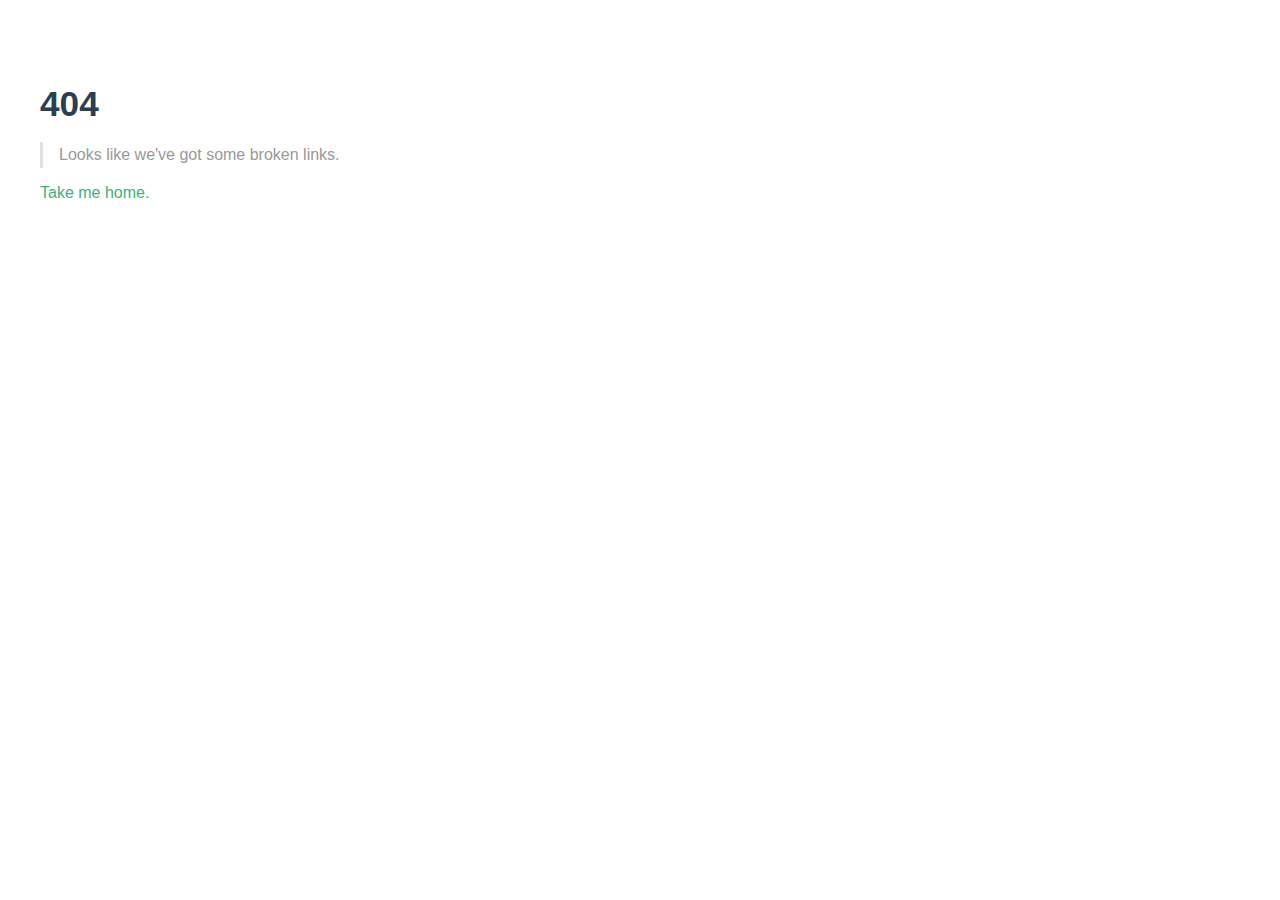
<file: _404/index.html>
<!DOCTYPE html>
<html lang="en-US">
  <head>
    <meta charset="utf-8">
    <meta name="viewport" content="width=device-width,initial-scale=1">
    <title>鱼皮的编程宝典</title>
    <meta name="generator" content="VuePress 1.9.10">
    <link rel="icon" href="/favicon.ico">
    <script>
        var _hmt = _hmt || [];
        (function() {
          var hm = document.createElement("script");
          hm.src = "https://hm.baidu.com/hm.js?2675818a983a3131404cee835018f016";
          var s = document.getElementsByTagName("script")[0]; 
          s.parentNode.insertBefore(hm, s);
        })();
      </script>
    <meta name="description" content="贴心的编程学习路线，全面的编程知识百科">
    <meta name="keywords" content="程序员鱼皮, 编程学习路线, 编程知识百科, Java, 编程导航, 前端, 开发, 编程分享, 项目, IT, 求职, 面经">
    
    <link rel="preload" href="/assets/css/0.styles.40c15e22.css" as="style"><link rel="preload" href="/assets/js/app.0d2ee4d3.js" as="script"><link rel="preload" href="/assets/js/7.a96cecf9.js" as="script"><link rel="prefetch" href="/assets/js/1.772e8449.js"><link rel="prefetch" href="/assets/js/10.40b6837e.js"><link rel="prefetch" href="/assets/js/11.78a8555f.js"><link rel="prefetch" href="/assets/js/12.a6f096db.js"><link rel="prefetch" href="/assets/js/13.8352f638.js"><link rel="prefetch" href="/assets/js/14.c7dc96c5.js"><link rel="prefetch" href="/assets/js/15.970a8ca5.js"><link rel="prefetch" href="/assets/js/16.ac3baac4.js"><link rel="prefetch" href="/assets/js/17.c186ca40.js"><link rel="prefetch" href="/assets/js/18.d0f0bd51.js"><link rel="prefetch" href="/assets/js/19.5740e4d6.js"><link rel="prefetch" href="/assets/js/2.6131818a.js"><link rel="prefetch" href="/assets/js/20.8885a4fa.js"><link rel="prefetch" href="/assets/js/21.2a33c70e.js"><link rel="prefetch" href="/assets/js/22.3e8347a6.js"><link rel="prefetch" href="/assets/js/23.ceb5a5ff.js"><link rel="prefetch" href="/assets/js/24.ae67f00c.js"><link rel="prefetch" href="/assets/js/25.15e1f641.js"><link rel="prefetch" href="/assets/js/26.35b2bbdc.js"><link rel="prefetch" href="/assets/js/27.7796cb80.js"><link rel="prefetch" href="/assets/js/28.ba10d794.js"><link rel="prefetch" href="/assets/js/29.5a6eaea8.js"><link rel="prefetch" href="/assets/js/3.4dc033c7.js"><link rel="prefetch" href="/assets/js/30.94b5851c.js"><link rel="prefetch" href="/assets/js/31.9b4e826e.js"><link rel="prefetch" href="/assets/js/32.9ddaa7aa.js"><link rel="prefetch" href="/assets/js/33.b721477a.js"><link rel="prefetch" href="/assets/js/34.619c28e7.js"><link rel="prefetch" href="/assets/js/35.6178cf7e.js"><link rel="prefetch" href="/assets/js/36.220c23a7.js"><link rel="prefetch" href="/assets/js/37.613872fb.js"><link rel="prefetch" href="/assets/js/38.ddcb0d77.js"><link rel="prefetch" href="/assets/js/39.237c4320.js"><link rel="prefetch" href="/assets/js/4.2f502b73.js"><link rel="prefetch" href="/assets/js/5.7b1f056c.js"><link rel="prefetch" href="/assets/js/6.056886f1.js"><link rel="prefetch" href="/assets/js/vendors~docsearch.9f962556.js">
    <link rel="stylesheet" href="/assets/css/0.styles.40c15e22.css">
  </head>
  <body>
    <div id="app" data-server-rendered="true"><div class="theme-container"><div class="theme-default-content"><h1>404</h1> <blockquote>How did we get here?</blockquote> <a href="/" class="router-link-active">
      Take me home.
    </a></div></div><div class="global-ui"><!----></div></div>
    <script src="/assets/js/app.0d2ee4d3.js" defer></script><script src="/assets/js/7.a96cecf9.js" defer></script>
  </body>
</html>
</file>
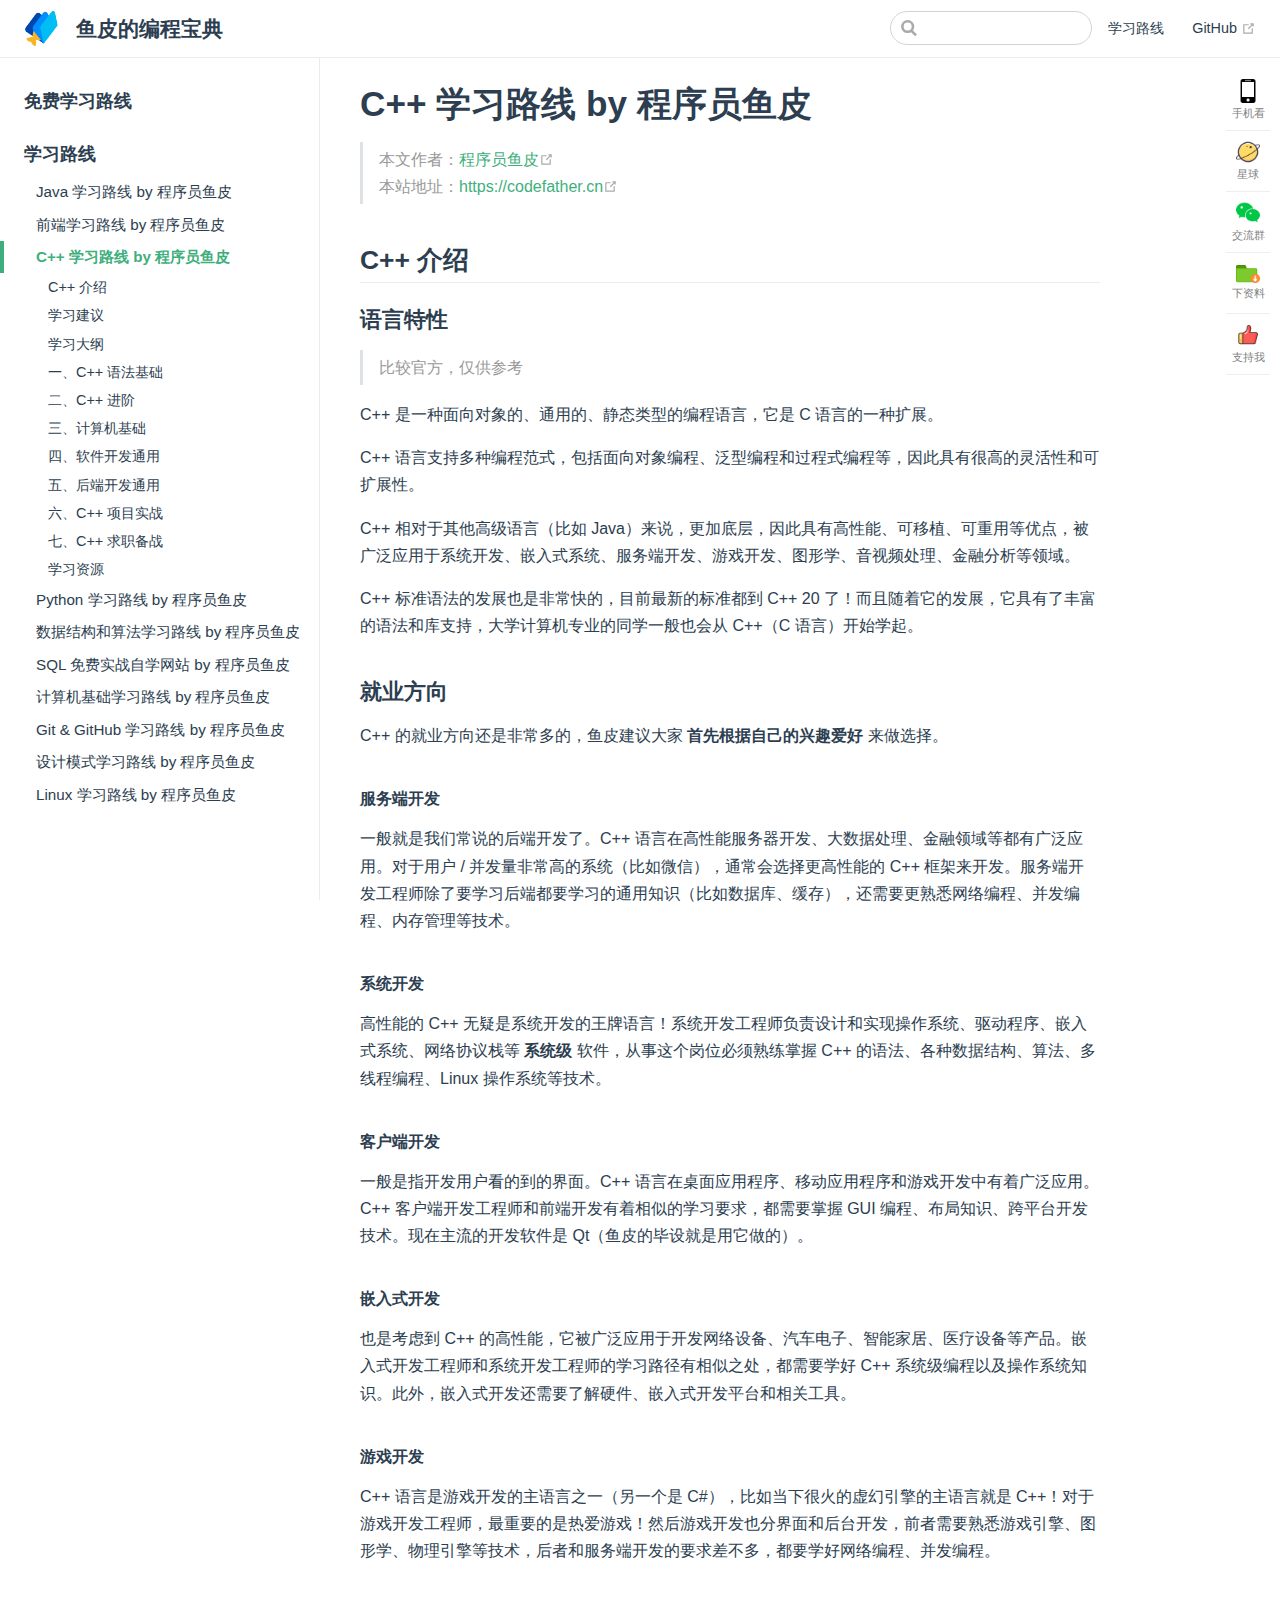
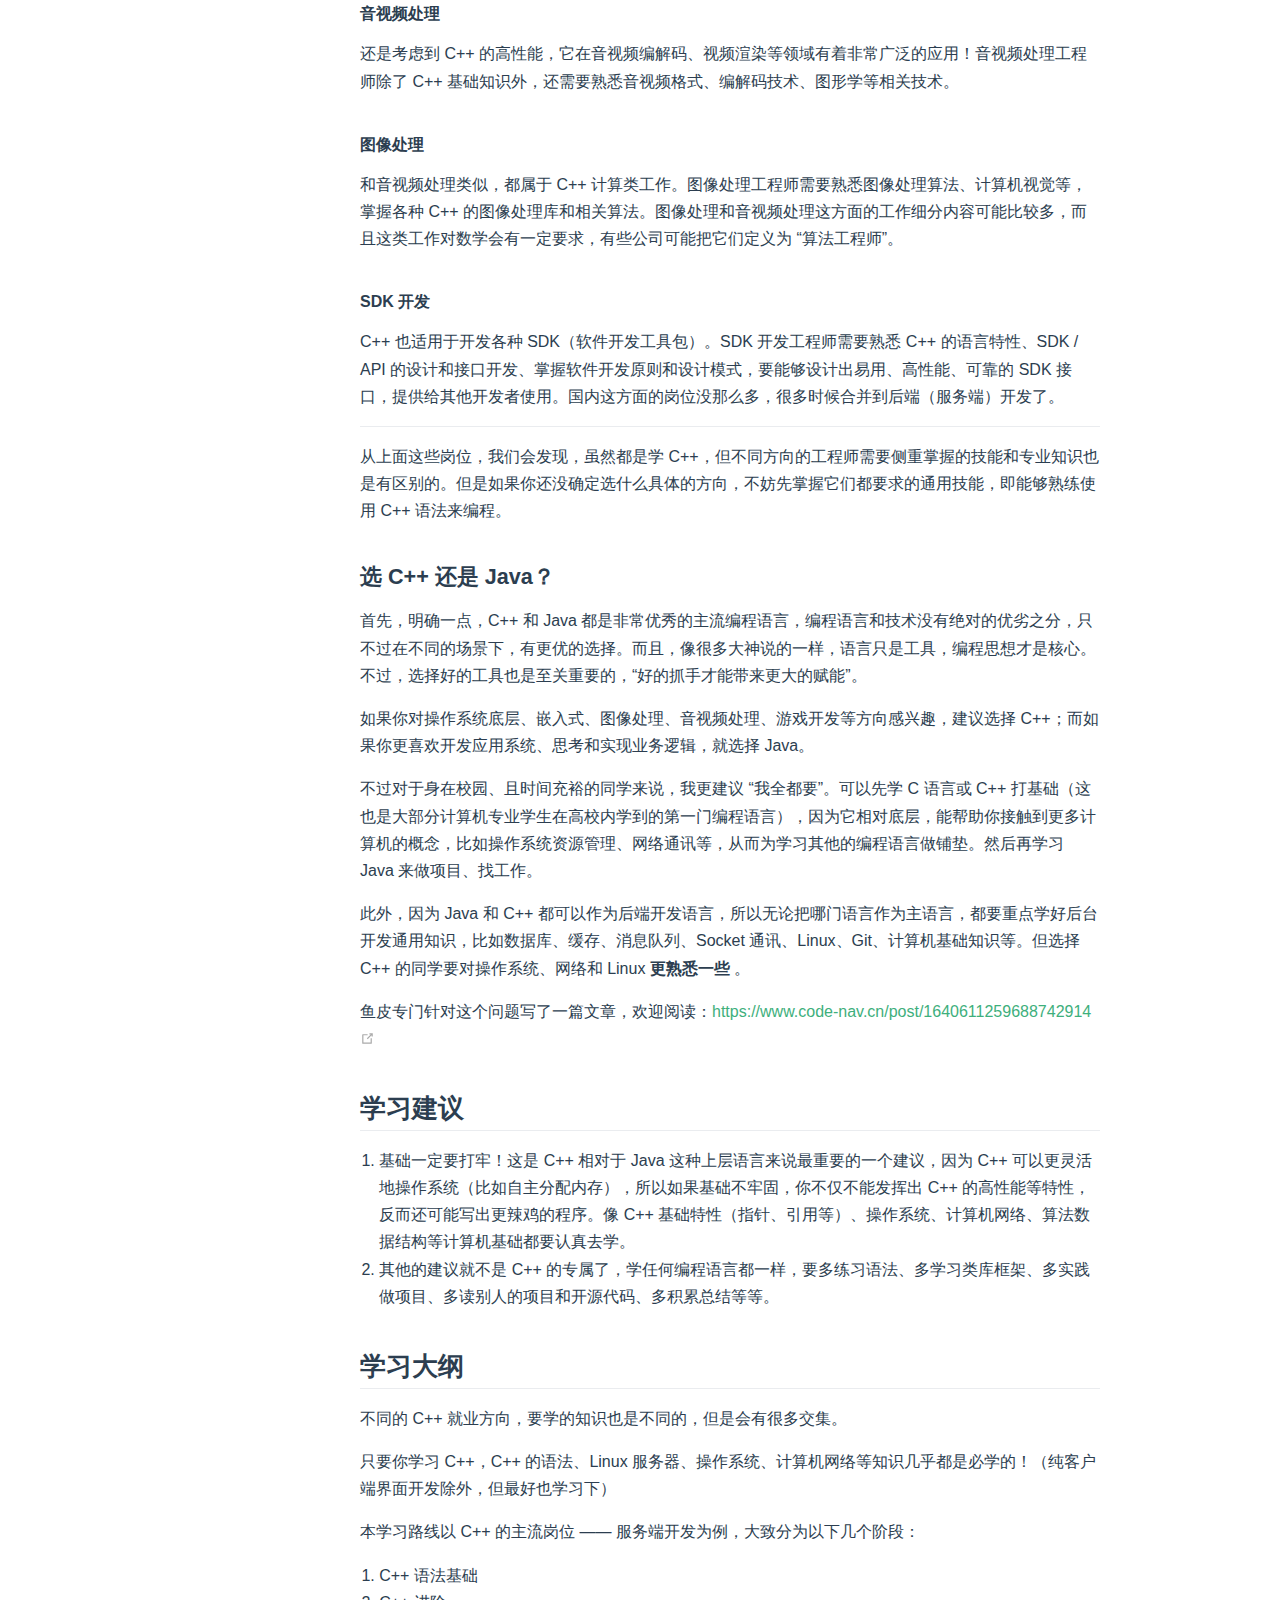
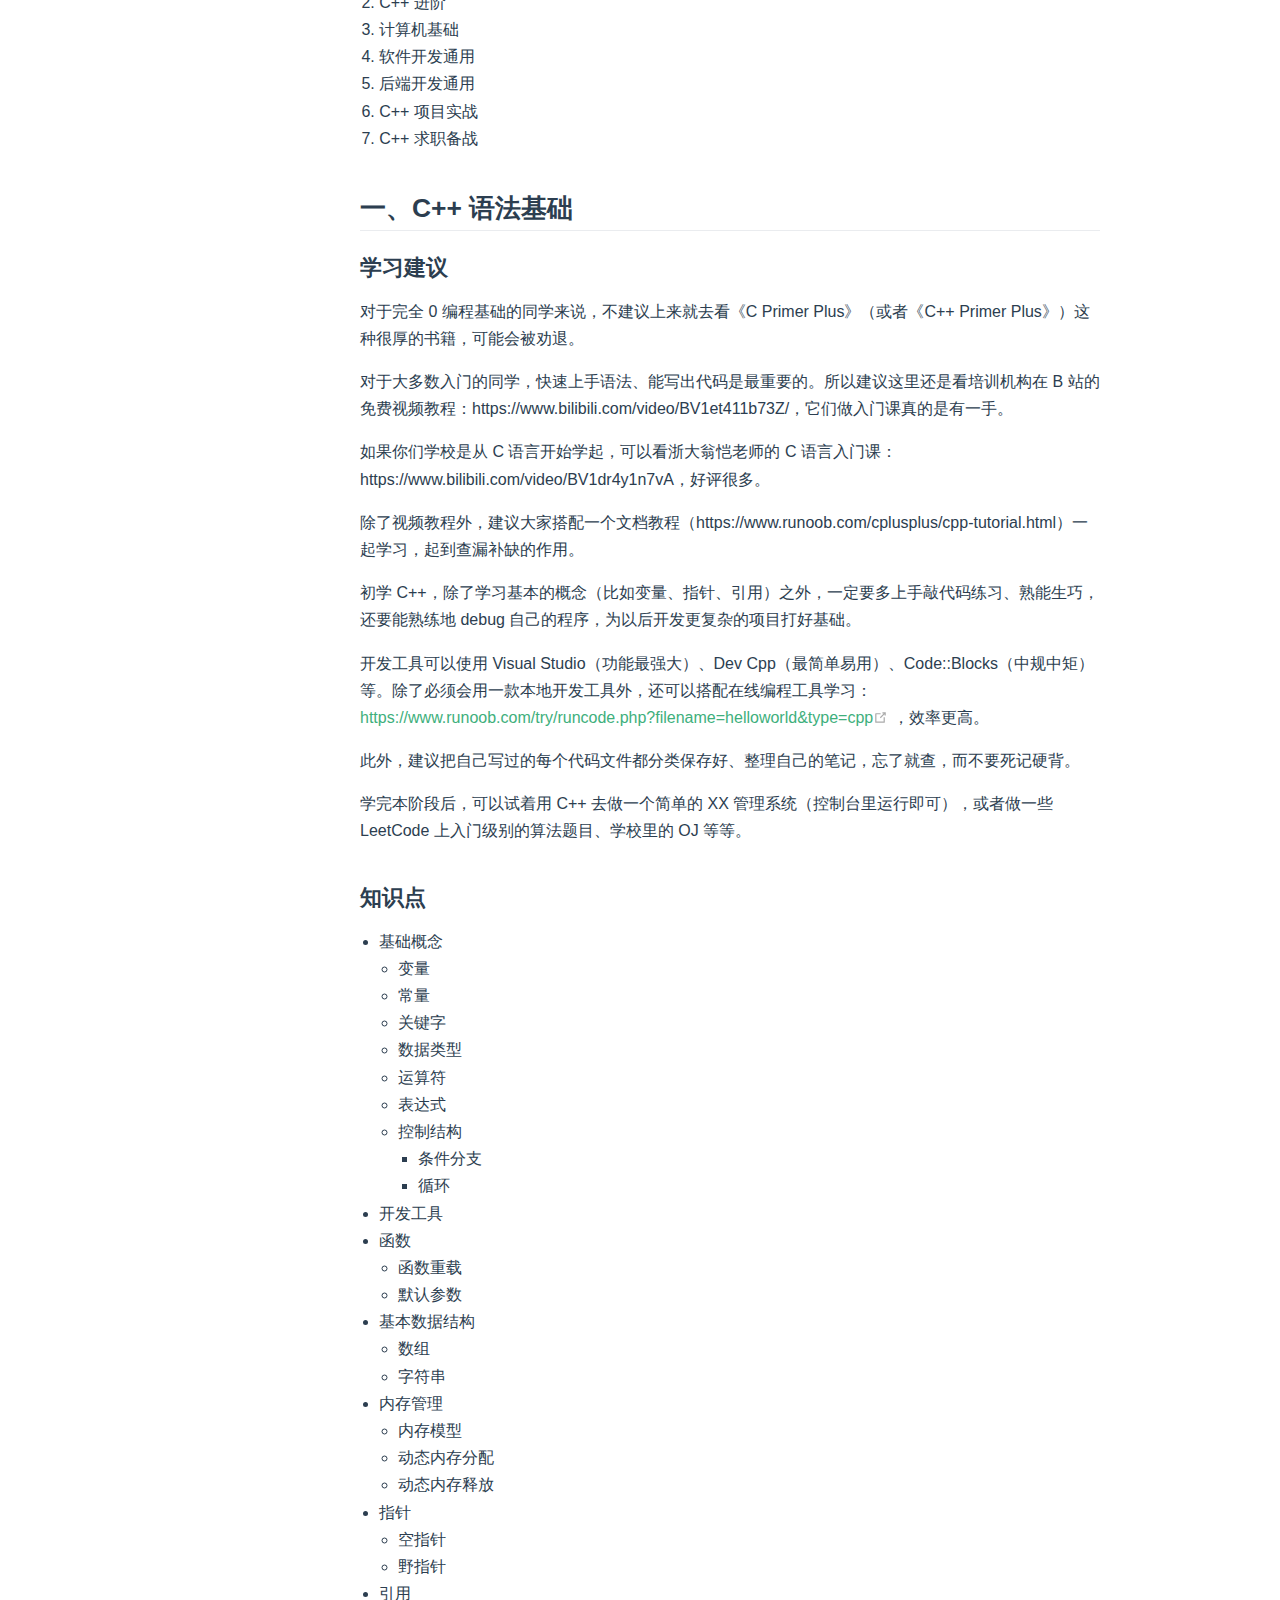
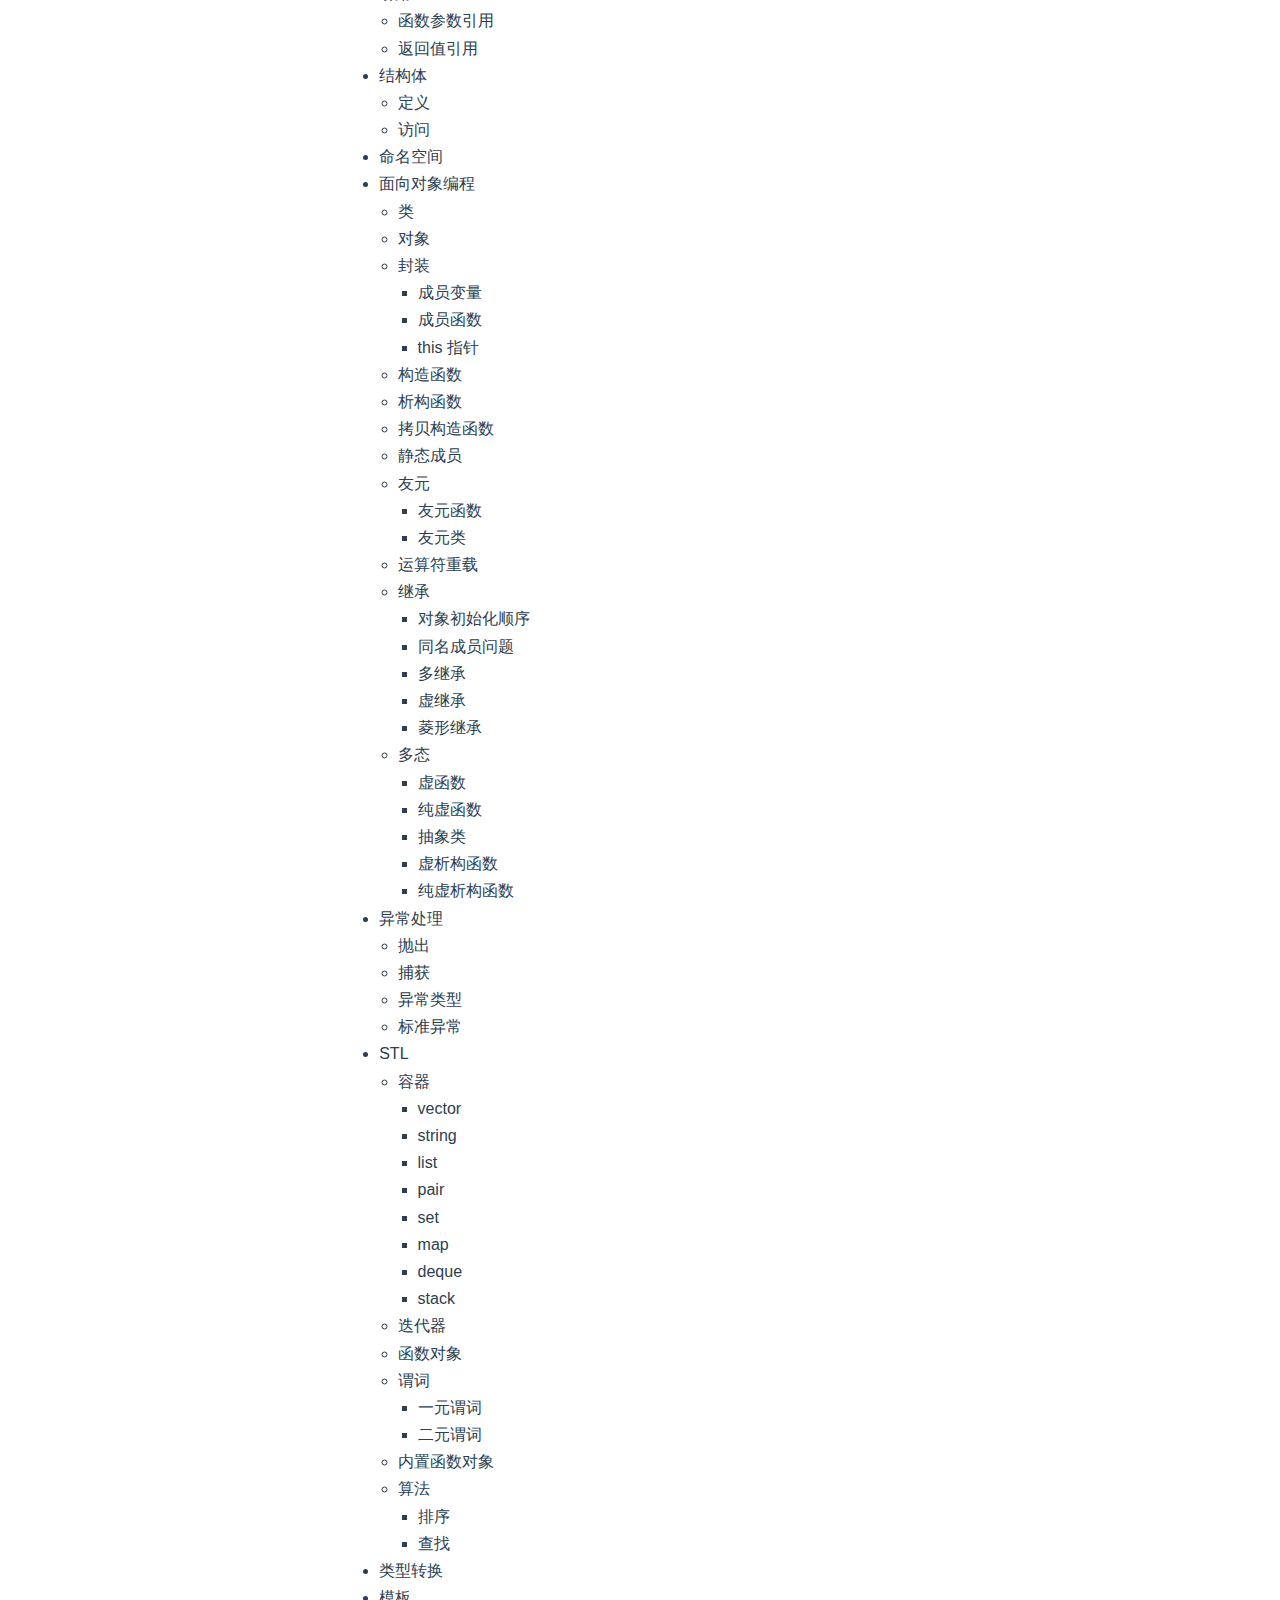
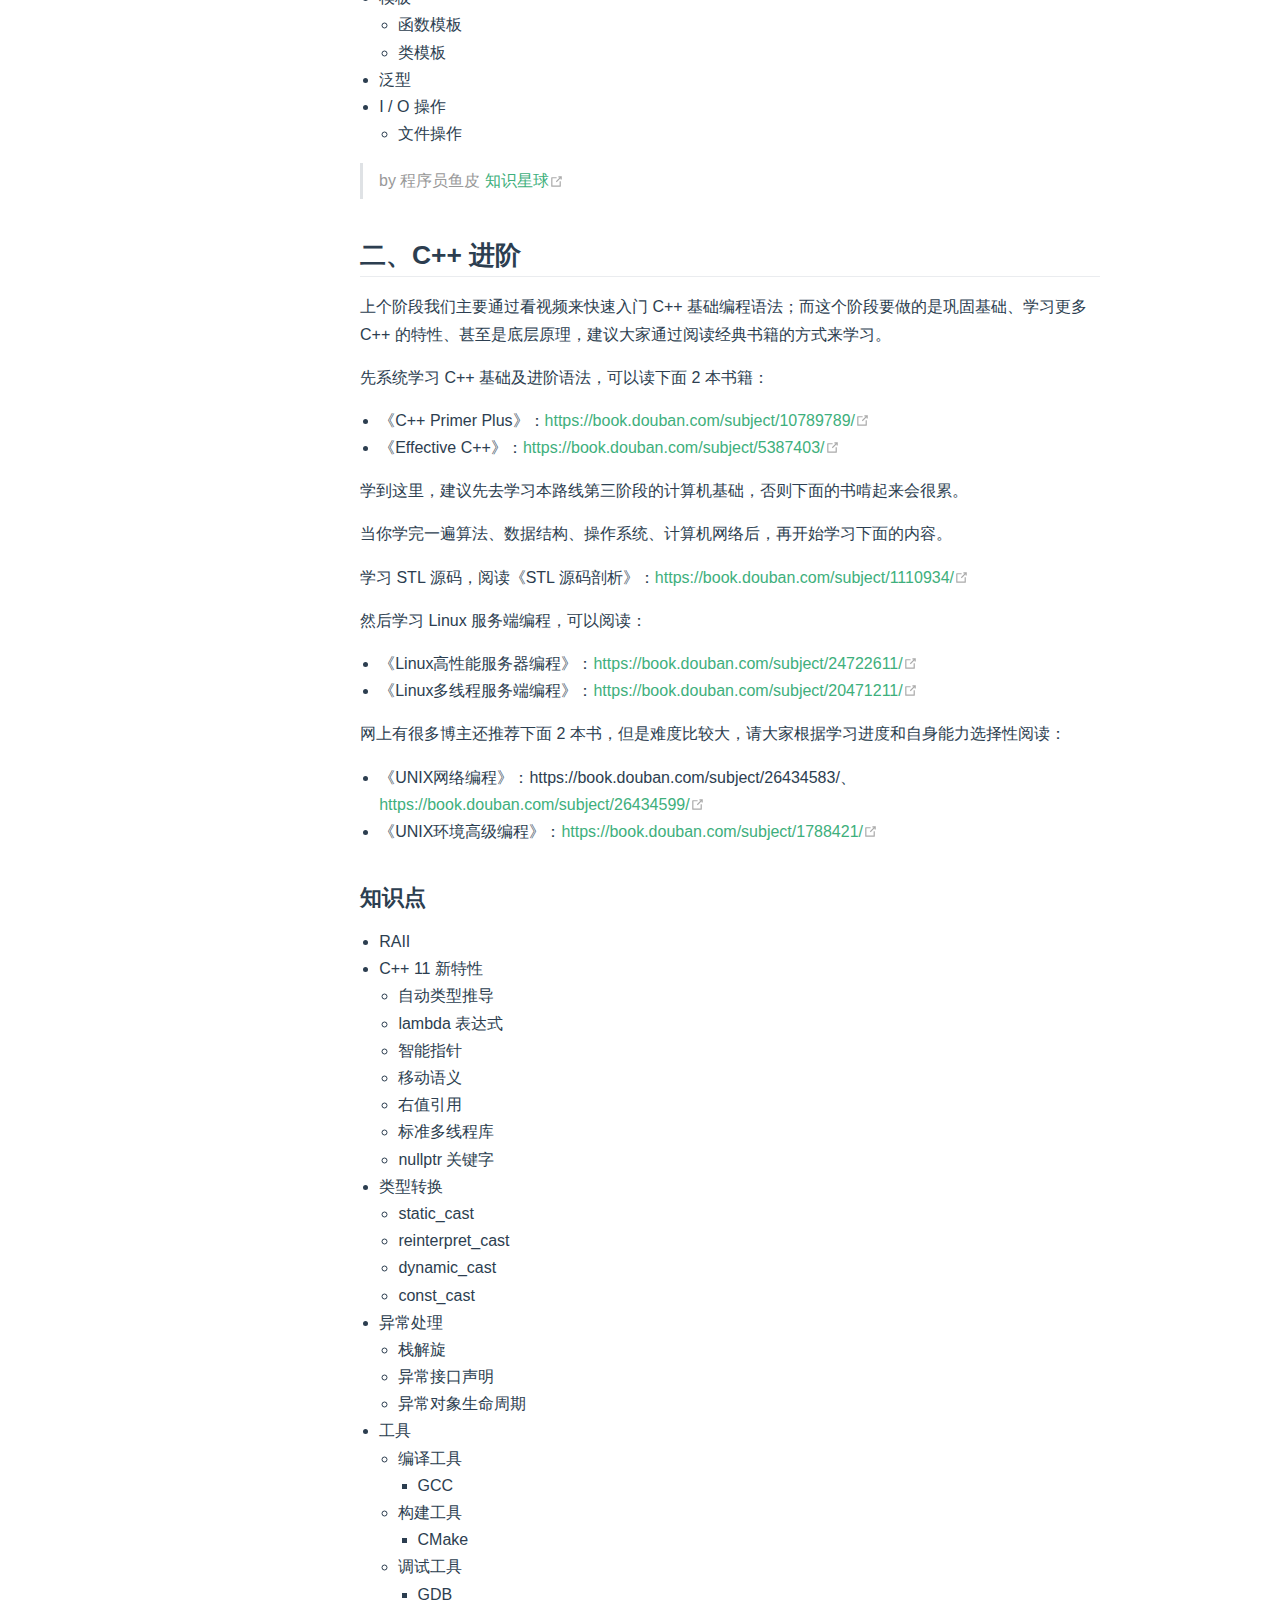
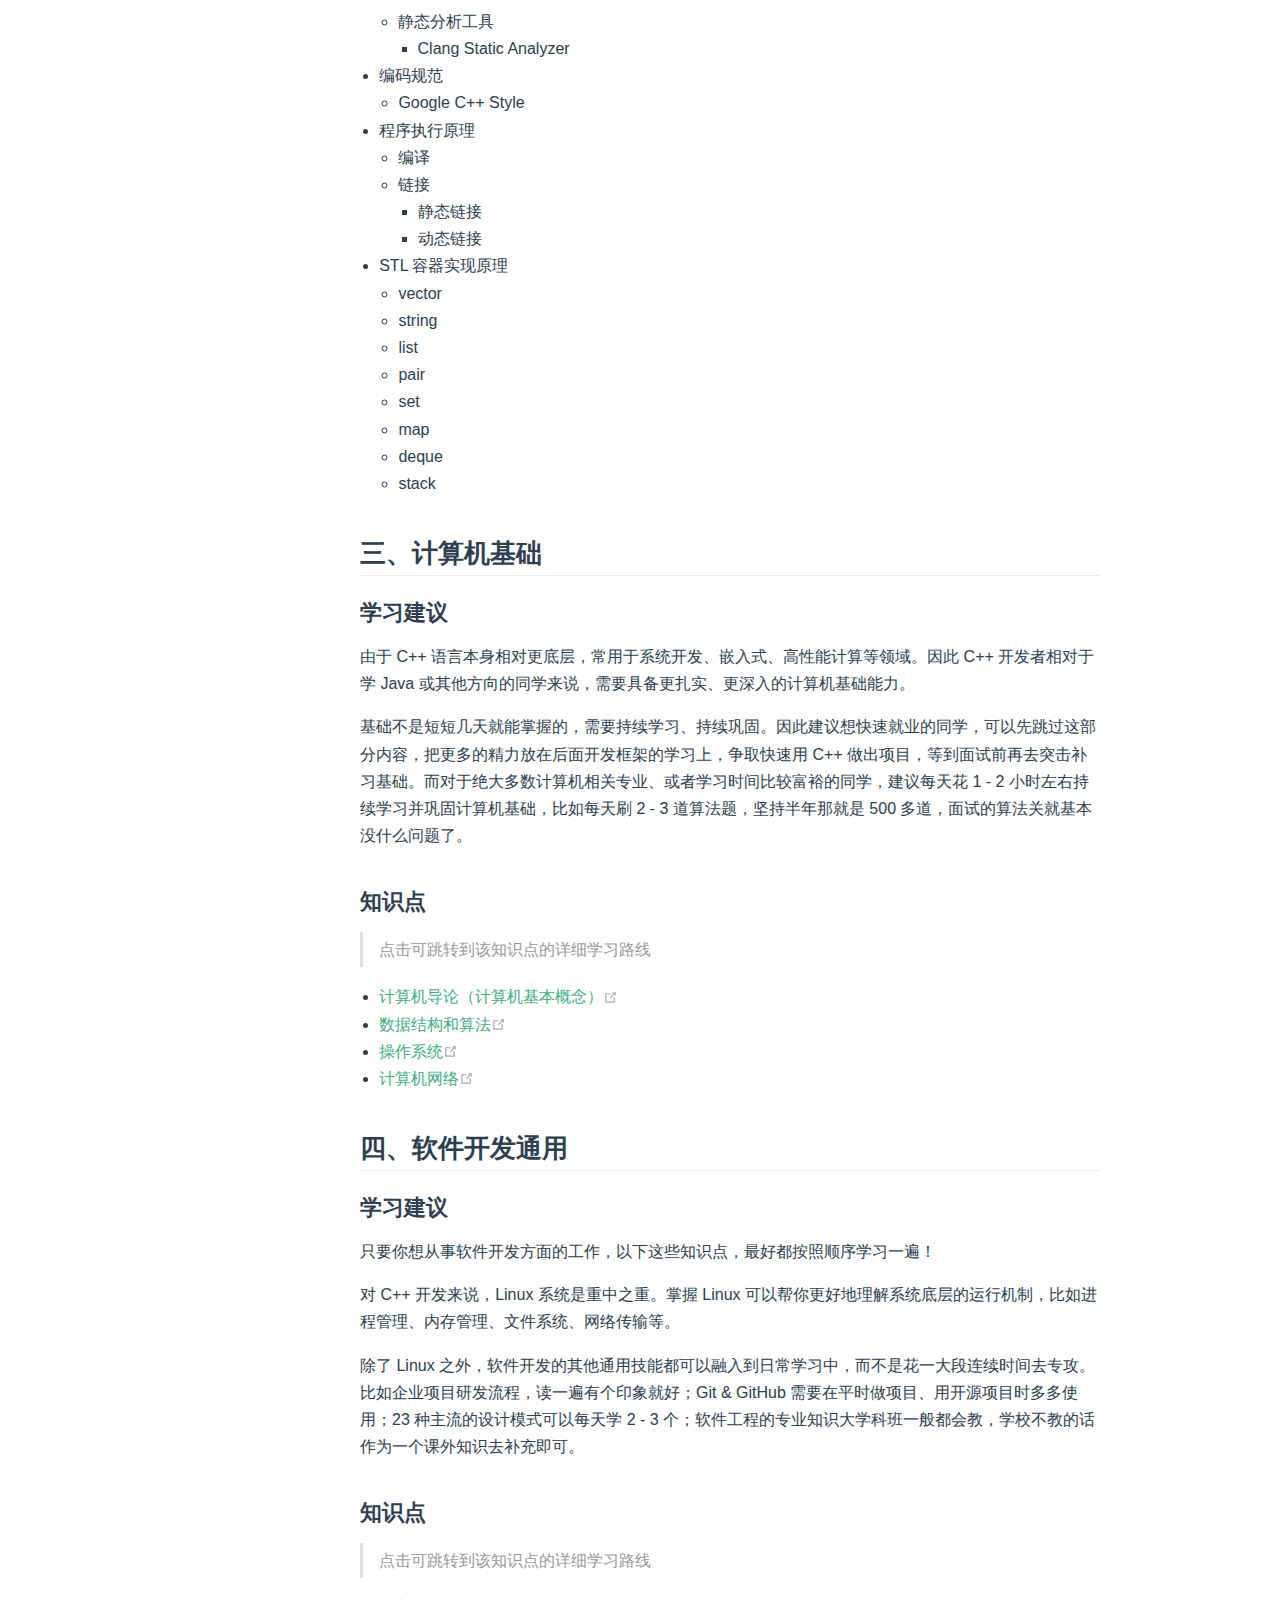
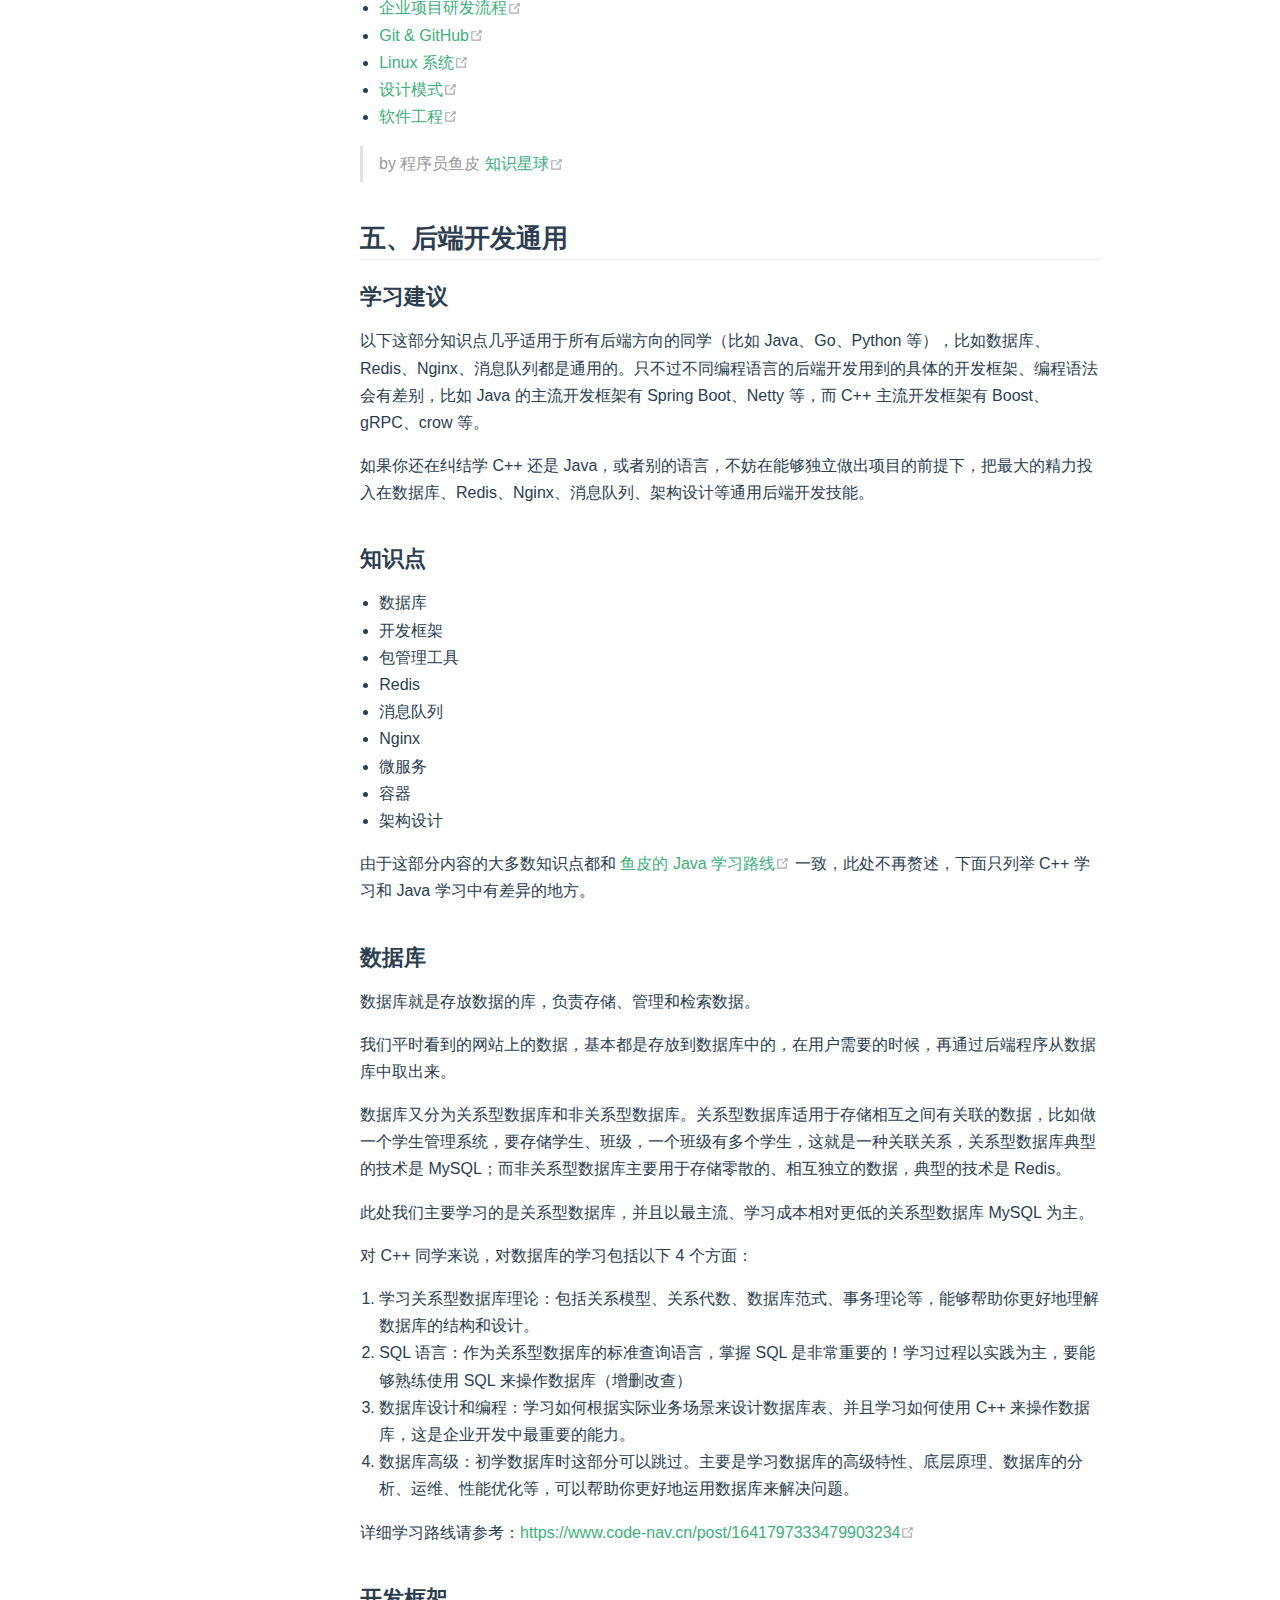
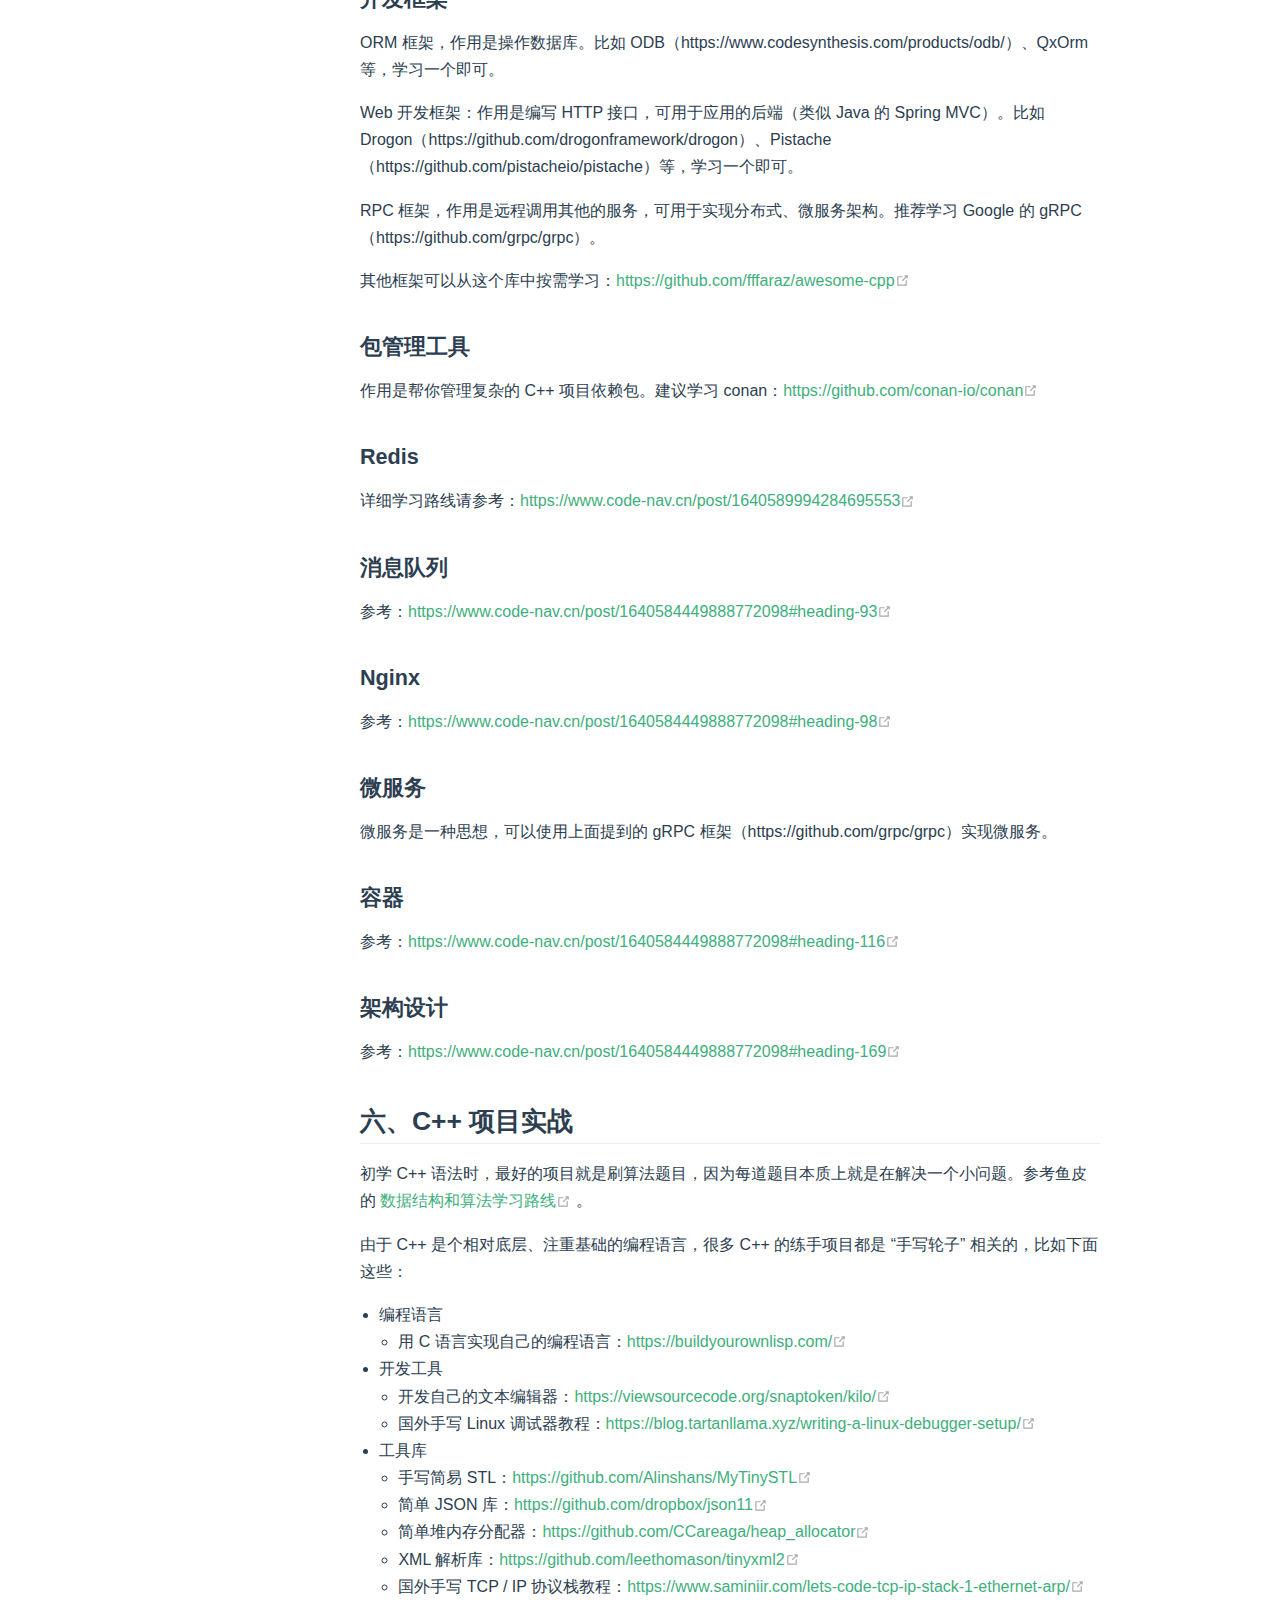
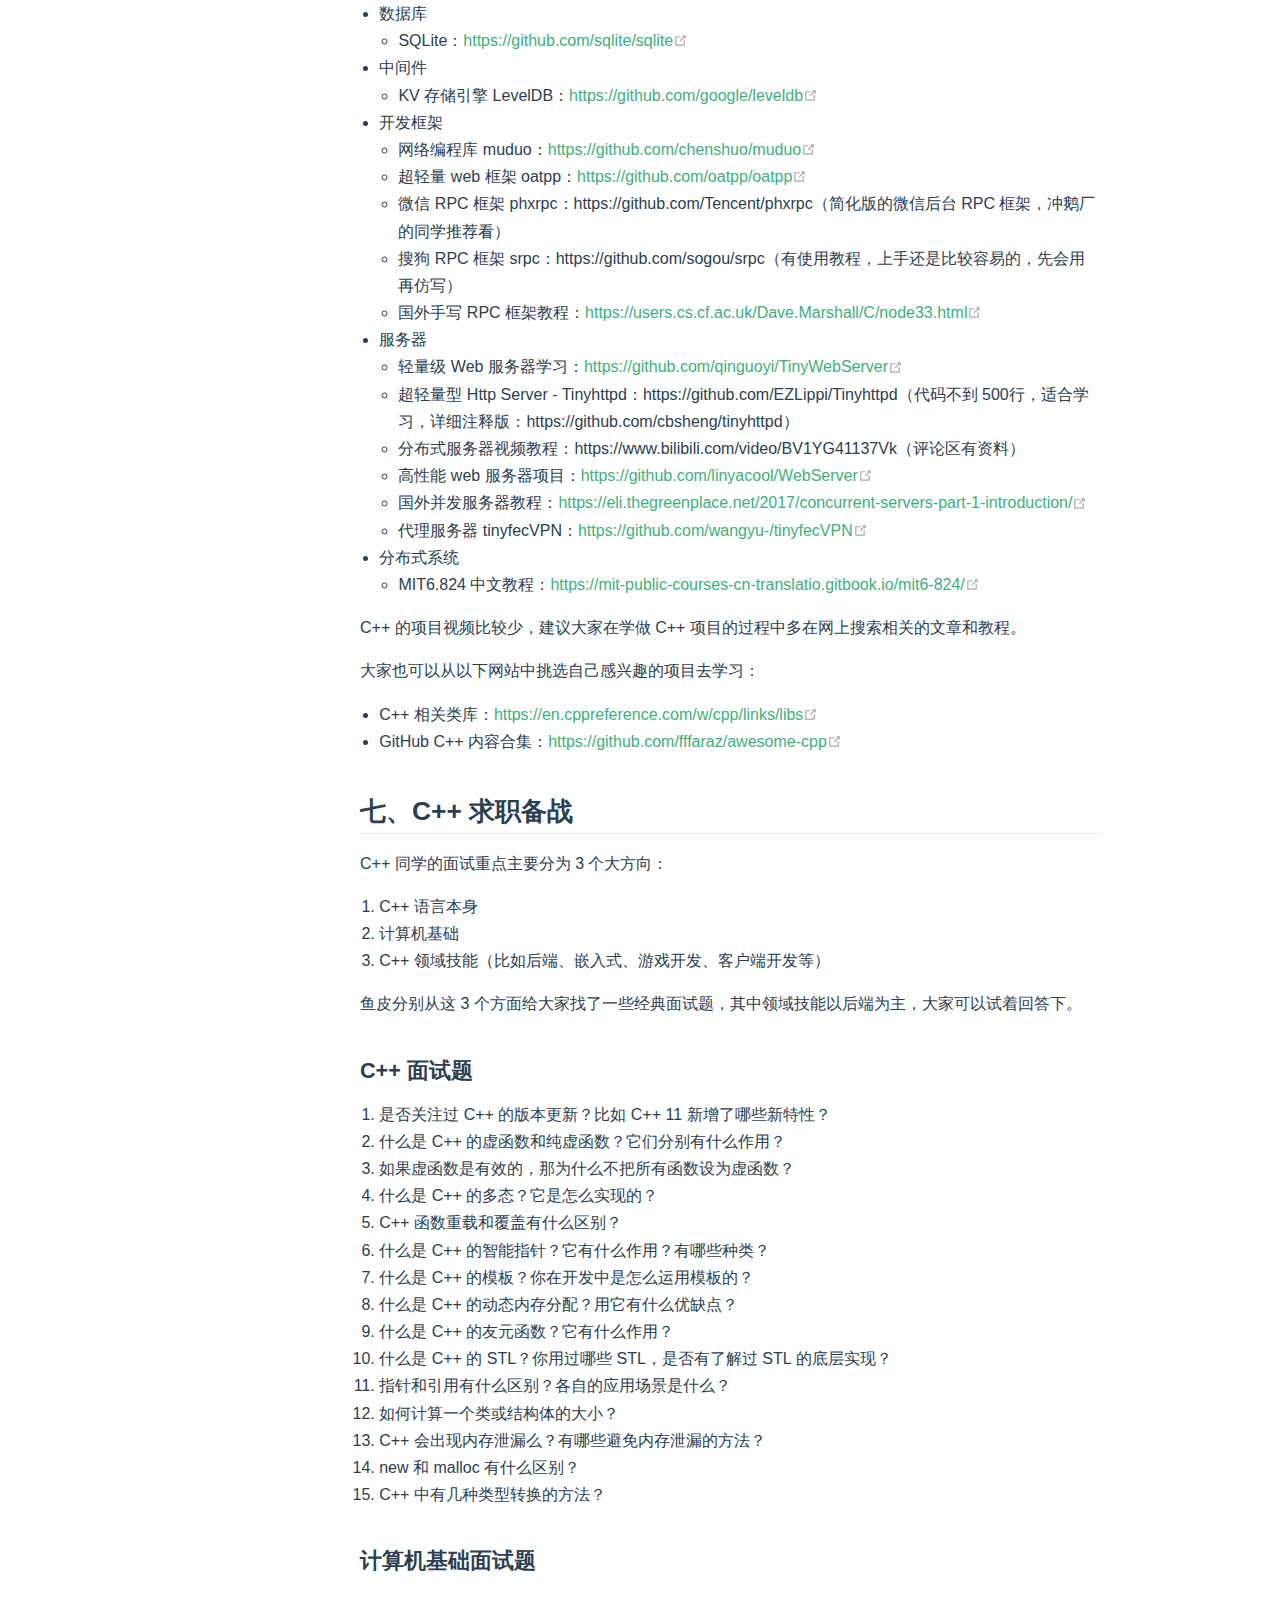
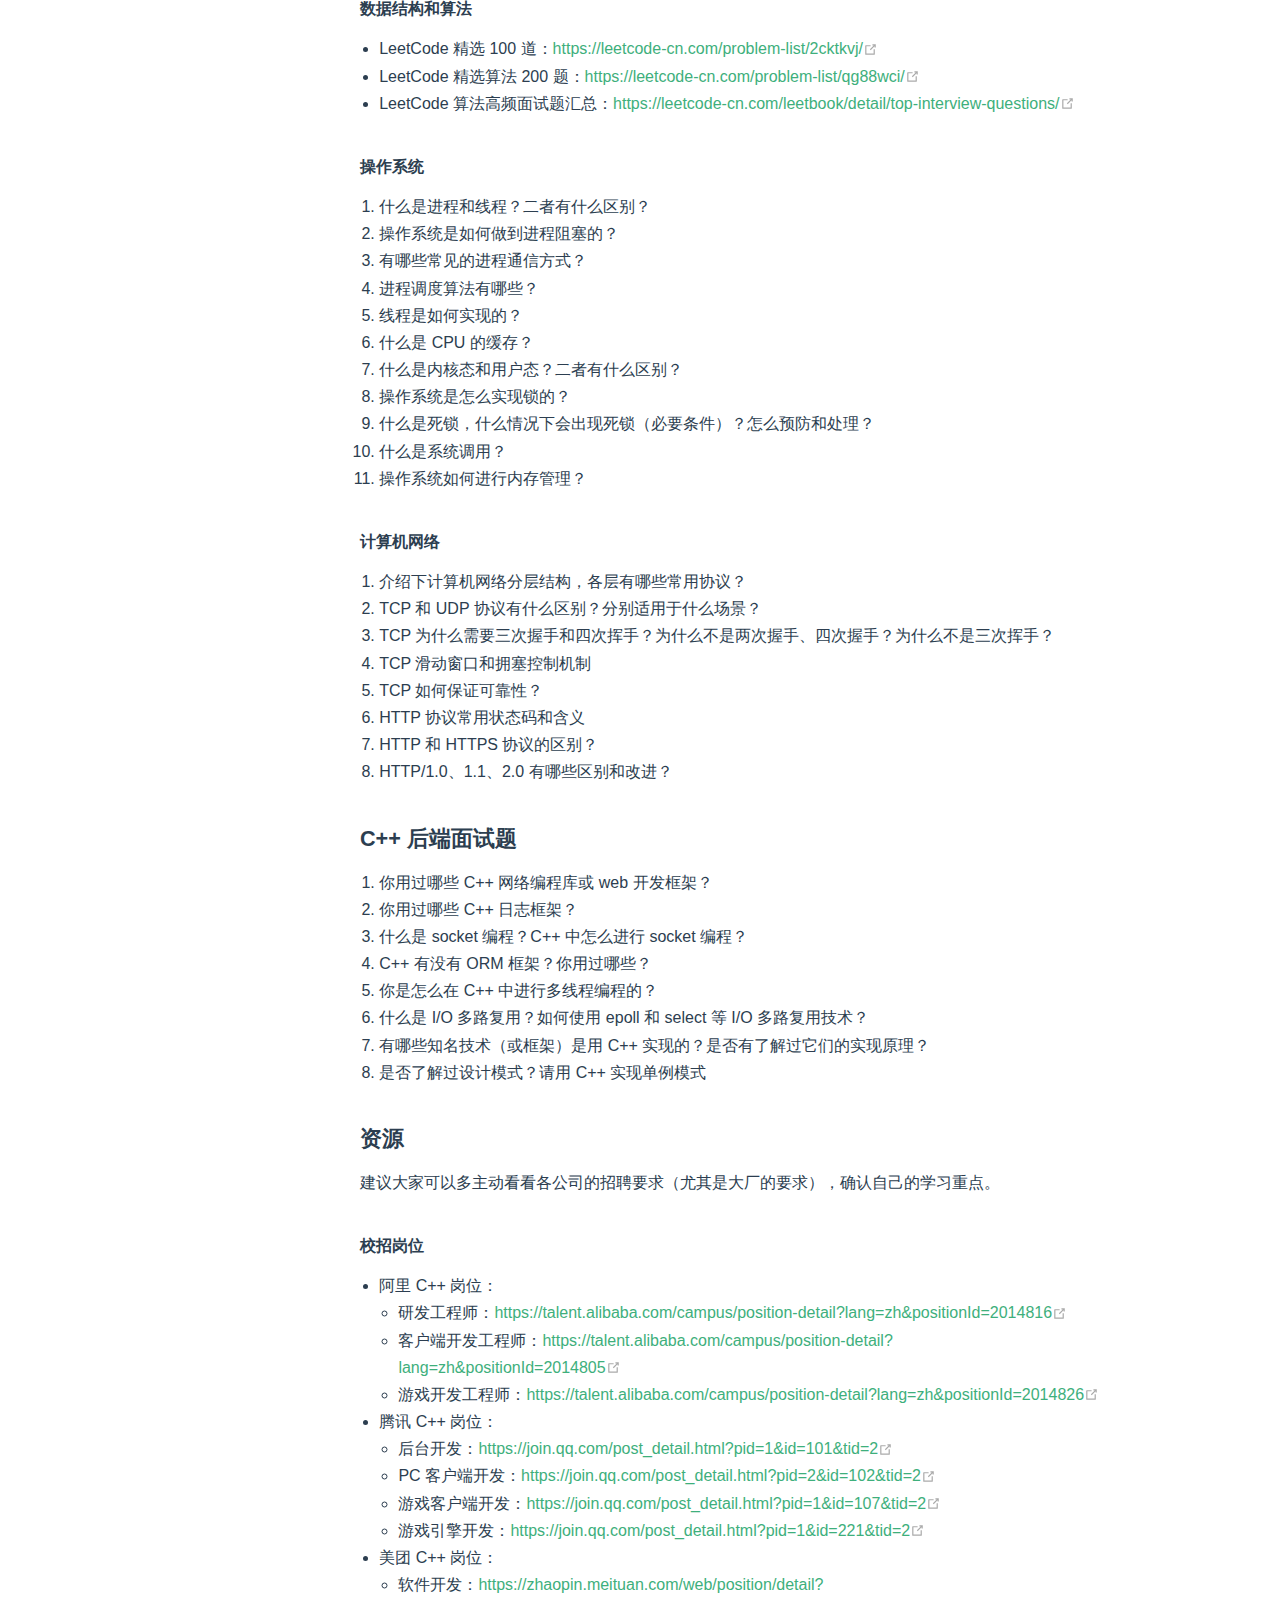
<file: c-学习路线-by-程序员鱼皮/index.html>
<!DOCTYPE html>
<html lang="en-US">
  <head>
    <meta charset="utf-8">
    <meta name="viewport" content="width=device-width,initial-scale=1">
    <title>C++ 学习路线 by 程序员鱼皮 | 鱼皮的编程宝典</title>
    <meta name="generator" content="VuePress 1.9.10">
    <link rel="icon" href="/favicon.ico">
    <script>
        var _hmt = _hmt || [];
        (function() {
          var hm = document.createElement("script");
          hm.src = "https://hm.baidu.com/hm.js?2675818a983a3131404cee835018f016";
          var s = document.getElementsByTagName("script")[0]; 
          s.parentNode.insertBefore(hm, s);
        })();
      </script>
    <meta name="description" content="贴心的编程学习路线，全面的编程知识百科">
    <meta property="og:site_name" content="鱼皮的编程宝典">
    <meta property="og:title" content="C++ 学习路线 by 程序员鱼皮">
    <meta property="og:type" content="article">
    <meta property="og:url" content="https://codefather.cn/c-%E5%AD%A6%E4%B9%A0%E8%B7%AF%E7%BA%BF-by-%E7%A8%8B%E5%BA%8F%E5%91%98%E9%B1%BC%E7%9A%AE/">
    <meta name="twitter:title" content="C++ 学习路线 by 程序员鱼皮">
    <meta name="twitter:url" content="https://codefather.cn/c-%E5%AD%A6%E4%B9%A0%E8%B7%AF%E7%BA%BF-by-%E7%A8%8B%E5%BA%8F%E5%91%98%E9%B1%BC%E7%9A%AE/">
    <meta name="twitter:card" content="summary_large_image">
    <meta name="twitter:label1" content="Written by">
    <meta name="twitter:label2" content="Filed under">
    <meta name="twitter:data2" content="程序员, 编程, 计算机">
    <meta property="article:tag" content="程序员">
    <meta name="keywords" content="程序员鱼皮, 编程学习路线, 编程知识百科, Java, 编程导航, 前端, 开发, 编程分享, 项目, IT, 求职, 面经">
    
    <link rel="preload" href="/assets/css/0.styles.40c15e22.css" as="style"><link rel="preload" href="/assets/js/app.0d2ee4d3.js" as="script"><link rel="preload" href="/assets/js/2.6131818a.js" as="script"><link rel="preload" href="/assets/js/29.5a6eaea8.js" as="script"><link rel="prefetch" href="/assets/js/1.772e8449.js"><link rel="prefetch" href="/assets/js/10.40b6837e.js"><link rel="prefetch" href="/assets/js/11.78a8555f.js"><link rel="prefetch" href="/assets/js/12.a6f096db.js"><link rel="prefetch" href="/assets/js/13.8352f638.js"><link rel="prefetch" href="/assets/js/14.c7dc96c5.js"><link rel="prefetch" href="/assets/js/15.970a8ca5.js"><link rel="prefetch" href="/assets/js/16.ac3baac4.js"><link rel="prefetch" href="/assets/js/17.c186ca40.js"><link rel="prefetch" href="/assets/js/18.d0f0bd51.js"><link rel="prefetch" href="/assets/js/19.5740e4d6.js"><link rel="prefetch" href="/assets/js/20.8885a4fa.js"><link rel="prefetch" href="/assets/js/21.2a33c70e.js"><link rel="prefetch" href="/assets/js/22.3e8347a6.js"><link rel="prefetch" href="/assets/js/23.ceb5a5ff.js"><link rel="prefetch" href="/assets/js/24.ae67f00c.js"><link rel="prefetch" href="/assets/js/25.15e1f641.js"><link rel="prefetch" href="/assets/js/26.35b2bbdc.js"><link rel="prefetch" href="/assets/js/27.7796cb80.js"><link rel="prefetch" href="/assets/js/28.ba10d794.js"><link rel="prefetch" href="/assets/js/3.4dc033c7.js"><link rel="prefetch" href="/assets/js/30.94b5851c.js"><link rel="prefetch" href="/assets/js/31.9b4e826e.js"><link rel="prefetch" href="/assets/js/32.9ddaa7aa.js"><link rel="prefetch" href="/assets/js/33.b721477a.js"><link rel="prefetch" href="/assets/js/34.619c28e7.js"><link rel="prefetch" href="/assets/js/35.6178cf7e.js"><link rel="prefetch" href="/assets/js/36.220c23a7.js"><link rel="prefetch" href="/assets/js/37.613872fb.js"><link rel="prefetch" href="/assets/js/38.ddcb0d77.js"><link rel="prefetch" href="/assets/js/39.237c4320.js"><link rel="prefetch" href="/assets/js/4.2f502b73.js"><link rel="prefetch" href="/assets/js/5.7b1f056c.js"><link rel="prefetch" href="/assets/js/6.056886f1.js"><link rel="prefetch" href="/assets/js/7.a96cecf9.js"><link rel="prefetch" href="/assets/js/vendors~docsearch.9f962556.js">
    <link rel="stylesheet" href="/assets/css/0.styles.40c15e22.css">
  </head>
  <body>
    <div id="app" data-server-rendered="true"><div class="theme-container"><header class="navbar"><div class="sidebar-button"><svg xmlns="http://www.w3.org/2000/svg" aria-hidden="true" role="img" viewBox="0 0 448 512" class="icon"><path fill="currentColor" d="M436 124H12c-6.627 0-12-5.373-12-12V80c0-6.627 5.373-12 12-12h424c6.627 0 12 5.373 12 12v32c0 6.627-5.373 12-12 12zm0 160H12c-6.627 0-12-5.373-12-12v-32c0-6.627 5.373-12 12-12h424c6.627 0 12 5.373 12 12v32c0 6.627-5.373 12-12 12zm0 160H12c-6.627 0-12-5.373-12-12v-32c0-6.627 5.373-12 12-12h424c6.627 0 12 5.373 12 12v32c0 6.627-5.373 12-12 12z"></path></svg></div> <a href="/" class="home-link router-link-active"><img src="/logo.png" alt="鱼皮的编程宝典" class="logo"> <span class="site-name can-hide">鱼皮的编程宝典</span></a> <div class="links"><div class="search-box"><input aria-label="Search" autocomplete="off" spellcheck="false" value=""> <!----></div> <nav class="nav-links can-hide"><div class="nav-item"><a href="/学习路线/" class="nav-link">
  学习路线
</a></div> <a href="https://github.com/liyupi/codefather" target="_blank" rel="noopener noreferrer" class="repo-link">
    GitHub
    <span><svg xmlns="http://www.w3.org/2000/svg" aria-hidden="true" focusable="false" x="0px" y="0px" viewBox="0 0 100 100" width="15" height="15" class="icon outbound"><path fill="currentColor" d="M18.8,85.1h56l0,0c2.2,0,4-1.8,4-4v-32h-8v28h-48v-48h28v-8h-32l0,0c-2.2,0-4,1.8-4,4v56C14.8,83.3,16.6,85.1,18.8,85.1z"></path> <polygon fill="currentColor" points="45.7,48.7 51.3,54.3 77.2,28.5 77.2,37.2 85.2,37.2 85.2,14.9 62.8,14.9 62.8,22.9 71.5,22.9"></polygon></svg> <span class="sr-only">(opens new window)</span></span></a></nav></div></header> <div class="sidebar-mask"></div> <aside class="sidebar"><nav class="nav-links"><div class="nav-item"><a href="/学习路线/" class="nav-link">
  学习路线
</a></div> <a href="https://github.com/liyupi/codefather" target="_blank" rel="noopener noreferrer" class="repo-link">
    GitHub
    <span><svg xmlns="http://www.w3.org/2000/svg" aria-hidden="true" focusable="false" x="0px" y="0px" viewBox="0 0 100 100" width="15" height="15" class="icon outbound"><path fill="currentColor" d="M18.8,85.1h56l0,0c2.2,0,4-1.8,4-4v-32h-8v28h-48v-48h28v-8h-32l0,0c-2.2,0-4,1.8-4,4v56C14.8,83.3,16.6,85.1,18.8,85.1z"></path> <polygon fill="currentColor" points="45.7,48.7 51.3,54.3 77.2,28.5 77.2,37.2 85.2,37.2 85.2,14.9 62.8,14.9 62.8,22.9 71.5,22.9"></polygon></svg> <span class="sr-only">(opens new window)</span></span></a></nav>  <ul class="sidebar-links"><li><a href="/%E5%AD%A6%E4%B9%A0%E8%B7%AF%E7%BA%BF/" class="sidebar-link">免费学习路线</a></li><li><section class="sidebar-group depth-0"><p class="sidebar-heading open"><span>学习路线</span> <!----></p> <ul class="sidebar-links sidebar-group-items"><li><a href="/java%E5%AD%A6%E4%B9%A0%E8%B7%AF%E7%BA%BF-by-%E7%A8%8B%E5%BA%8F%E5%91%98%E9%B1%BC%E7%9A%AE/" class="sidebar-link">Java 学习路线 by 程序员鱼皮</a></li><li><a href="/%E5%89%8D%E7%AB%AF%E5%AD%A6%E4%B9%A0%E8%B7%AF%E7%BA%BF-by-%E7%A8%8B%E5%BA%8F%E5%91%98%E9%B1%BC%E7%9A%AE/" class="sidebar-link">前端学习路线 by 程序员鱼皮</a></li><li><a href="/c-%E5%AD%A6%E4%B9%A0%E8%B7%AF%E7%BA%BF-by-%E7%A8%8B%E5%BA%8F%E5%91%98%E9%B1%BC%E7%9A%AE/" aria-current="page" class="active sidebar-link">C++ 学习路线 by 程序员鱼皮</a><ul class="sidebar-sub-headers"><li class="sidebar-sub-header"><a href="/c-%E5%AD%A6%E4%B9%A0%E8%B7%AF%E7%BA%BF-by-%E7%A8%8B%E5%BA%8F%E5%91%98%E9%B1%BC%E7%9A%AE/#c-介绍" class="sidebar-link">C++ 介绍</a></li><li class="sidebar-sub-header"><a href="/c-%E5%AD%A6%E4%B9%A0%E8%B7%AF%E7%BA%BF-by-%E7%A8%8B%E5%BA%8F%E5%91%98%E9%B1%BC%E7%9A%AE/#学习建议" class="sidebar-link">学习建议</a></li><li class="sidebar-sub-header"><a href="/c-%E5%AD%A6%E4%B9%A0%E8%B7%AF%E7%BA%BF-by-%E7%A8%8B%E5%BA%8F%E5%91%98%E9%B1%BC%E7%9A%AE/#学习大纲" class="sidebar-link">学习大纲</a></li><li class="sidebar-sub-header"><a href="/c-%E5%AD%A6%E4%B9%A0%E8%B7%AF%E7%BA%BF-by-%E7%A8%8B%E5%BA%8F%E5%91%98%E9%B1%BC%E7%9A%AE/#一、c-语法基础" class="sidebar-link">一、C++ 语法基础</a></li><li class="sidebar-sub-header"><a href="/c-%E5%AD%A6%E4%B9%A0%E8%B7%AF%E7%BA%BF-by-%E7%A8%8B%E5%BA%8F%E5%91%98%E9%B1%BC%E7%9A%AE/#二、c-进阶" class="sidebar-link">二、C++ 进阶</a></li><li class="sidebar-sub-header"><a href="/c-%E5%AD%A6%E4%B9%A0%E8%B7%AF%E7%BA%BF-by-%E7%A8%8B%E5%BA%8F%E5%91%98%E9%B1%BC%E7%9A%AE/#三、计算机基础" class="sidebar-link">三、计算机基础</a></li><li class="sidebar-sub-header"><a href="/c-%E5%AD%A6%E4%B9%A0%E8%B7%AF%E7%BA%BF-by-%E7%A8%8B%E5%BA%8F%E5%91%98%E9%B1%BC%E7%9A%AE/#四、软件开发通用" class="sidebar-link">四、软件开发通用</a></li><li class="sidebar-sub-header"><a href="/c-%E5%AD%A6%E4%B9%A0%E8%B7%AF%E7%BA%BF-by-%E7%A8%8B%E5%BA%8F%E5%91%98%E9%B1%BC%E7%9A%AE/#五、后端开发通用" class="sidebar-link">五、后端开发通用</a></li><li class="sidebar-sub-header"><a href="/c-%E5%AD%A6%E4%B9%A0%E8%B7%AF%E7%BA%BF-by-%E7%A8%8B%E5%BA%8F%E5%91%98%E9%B1%BC%E7%9A%AE/#六、c-项目实战" class="sidebar-link">六、C++ 项目实战</a></li><li class="sidebar-sub-header"><a href="/c-%E5%AD%A6%E4%B9%A0%E8%B7%AF%E7%BA%BF-by-%E7%A8%8B%E5%BA%8F%E5%91%98%E9%B1%BC%E7%9A%AE/#七、c-求职备战" class="sidebar-link">七、C++ 求职备战</a></li><li class="sidebar-sub-header"><a href="/c-%E5%AD%A6%E4%B9%A0%E8%B7%AF%E7%BA%BF-by-%E7%A8%8B%E5%BA%8F%E5%91%98%E9%B1%BC%E7%9A%AE/#学习资源" class="sidebar-link">学习资源</a></li></ul></li><li><a href="/python%E5%AD%A6%E4%B9%A0%E8%B7%AF%E7%BA%BF-by-%E7%A8%8B%E5%BA%8F%E5%91%98%E9%B1%BC%E7%9A%AE/" class="sidebar-link">Python 学习路线 by 程序员鱼皮</a></li><li><a href="/%E6%95%B0%E6%8D%AE%E7%BB%93%E6%9E%84%E5%92%8C%E7%AE%97%E6%B3%95%E5%AD%A6%E4%B9%A0%E8%B7%AF%E7%BA%BF-by-%E7%A8%8B%E5%BA%8F%E5%91%98%E9%B1%BC%E7%9A%AE/" class="sidebar-link">数据结构和算法学习路线 by 程序员鱼皮</a></li><li><a href="/sql%E5%85%8D%E8%B4%B9%E5%AE%9E%E6%88%98%E8%87%AA%E5%AD%A6%E7%BD%91%E7%AB%99-by-%E7%A8%8B%E5%BA%8F%E5%91%98%E9%B1%BC%E7%9A%AE/" class="sidebar-link">SQL 免费实战自学网站 by 程序员鱼皮</a></li><li><a href="/%E8%AE%A1%E7%AE%97%E6%9C%BA%E5%9F%BA%E7%A1%80%E5%AD%A6%E4%B9%A0%E8%B7%AF%E7%BA%BF-by-%E7%A8%8B%E5%BA%8F%E5%91%98%E9%B1%BC%E7%9A%AE/" class="sidebar-link">计算机基础学习路线 by 程序员鱼皮</a></li><li><a href="/git-github%E5%AD%A6%E4%B9%A0%E8%B7%AF%E7%BA%BF-by-%E7%A8%8B%E5%BA%8F%E5%91%98%E9%B1%BC%E7%9A%AE/" class="sidebar-link">Git &amp; GitHub 学习路线 by 程序员鱼皮</a></li><li><a href="/%E8%AE%BE%E8%AE%A1%E6%A8%A1%E5%BC%8F%E5%AD%A6%E4%B9%A0%E8%B7%AF%E7%BA%BF-by-%E7%A8%8B%E5%BA%8F%E5%91%98%E9%B1%BC%E7%9A%AE/" class="sidebar-link">设计模式学习路线 by 程序员鱼皮</a></li><li><a href="/linux%E5%AD%A6%E4%B9%A0%E8%B7%AF%E7%BA%BF-by-%E7%A8%8B%E5%BA%8F%E5%91%98%E9%B1%BC%E7%9A%AE/" class="sidebar-link">Linux 学习路线 by 程序员鱼皮</a></li></ul></section></li></ul> </aside> <main class="page"> <div class="content"><div style="width:100%"><div class="theme-default-content custom-content content__default"><h1 id="c-学习路线-by-程序员鱼皮"><a href="#c-学习路线-by-程序员鱼皮" class="header-anchor">#</a> C++ 学习路线 by 程序员鱼皮</h1> <blockquote><p>本文作者：<a href="https://yuyuanweb.feishu.cn/wiki/Abldw5WkjidySxkKxU2cQdAtnah" target="_blank" rel="noopener noreferrer">程序员鱼皮<span><svg xmlns="http://www.w3.org/2000/svg" aria-hidden="true" focusable="false" x="0px" y="0px" viewBox="0 0 100 100" width="15" height="15" class="icon outbound"><path fill="currentColor" d="M18.8,85.1h56l0,0c2.2,0,4-1.8,4-4v-32h-8v28h-48v-48h28v-8h-32l0,0c-2.2,0-4,1.8-4,4v56C14.8,83.3,16.6,85.1,18.8,85.1z"></path> <polygon fill="currentColor" points="45.7,48.7 51.3,54.3 77.2,28.5 77.2,37.2 85.2,37.2 85.2,14.9 62.8,14.9 62.8,22.9 71.5,22.9"></polygon></svg> <span class="sr-only">(opens new window)</span></span></a></p> <p>本站地址：<a href="https://codefather.cn" target="_blank" rel="noopener noreferrer">https://codefather.cn<span><svg xmlns="http://www.w3.org/2000/svg" aria-hidden="true" focusable="false" x="0px" y="0px" viewBox="0 0 100 100" width="15" height="15" class="icon outbound"><path fill="currentColor" d="M18.8,85.1h56l0,0c2.2,0,4-1.8,4-4v-32h-8v28h-48v-48h28v-8h-32l0,0c-2.2,0-4,1.8-4,4v56C14.8,83.3,16.6,85.1,18.8,85.1z"></path> <polygon fill="currentColor" points="45.7,48.7 51.3,54.3 77.2,28.5 77.2,37.2 85.2,37.2 85.2,14.9 62.8,14.9 62.8,22.9 71.5,22.9"></polygon></svg> <span class="sr-only">(opens new window)</span></span></a></p></blockquote> <h2 id="c-介绍"><a href="#c-介绍" class="header-anchor">#</a> C++ 介绍</h2> <h3 id="语言特性"><a href="#语言特性" class="header-anchor">#</a> 语言特性</h3> <blockquote><p>比较官方，仅供参考</p></blockquote> <p>C++ 是一种面向对象的、通用的、静态类型的编程语言，它是 C 语言的一种扩展。</p> <p>C++ 语言支持多种编程范式，包括面向对象编程、泛型编程和过程式编程等，因此具有很高的灵活性和可扩展性。</p> <p>C++ 相对于其他高级语言（比如 Java）来说，更加底层，因此具有高性能、可移植、可重用等优点，被广泛应用于系统开发、嵌入式系统、服务端开发、游戏开发、图形学、音视频处理、金融分析等领域。</p> <p>C++ 标准语法的发展也是非常快的，目前最新的标准都到 C++ 20 了！而且随着它的发展，它具有了丰富的语法和库支持，大学计算机专业的同学一般也会从 C++（C 语言）开始学起。</p> <h3 id="就业方向"><a href="#就业方向" class="header-anchor">#</a> 就业方向</h3> <p>C++ 的就业方向还是非常多的，鱼皮建议大家 <strong>首先根据自己的兴趣爱好</strong> 来做选择。</p> <h4 id="服务端开发"><a href="#服务端开发" class="header-anchor">#</a> 服务端开发</h4> <p>一般就是我们常说的后端开发了。C++ 语言在高性能服务器开发、大数据处理、金融领域等都有广泛应用。对于用户 / 并发量非常高的系统（比如微信），通常会选择更高性能的 C++ 框架来开发。服务端开发工程师除了要学习后端都要学习的通用知识（比如数据库、缓存），还需要更熟悉网络编程、并发编程、内存管理等技术。</p> <h4 id="系统开发"><a href="#系统开发" class="header-anchor">#</a> 系统开发</h4> <p>高性能的 C++ 无疑是系统开发的王牌语言！系统开发工程师负责设计和实现操作系统、驱动程序、嵌入式系统、网络协议栈等 <strong>系统级</strong> 软件，从事这个岗位必须熟练掌握 C++ 的语法、各种数据结构、算法、多线程编程、Linux 操作系统等技术。</p> <h4 id="客户端开发"><a href="#客户端开发" class="header-anchor">#</a> 客户端开发</h4> <p>一般是指开发用户看的到的界面。C++ 语言在桌面应用程序、移动应用程序和游戏开发中有着广泛应用。C++ 客户端开发工程师和前端开发有着相似的学习要求，都需要掌握 GUI 编程、布局知识、跨平台开发技术。现在主流的开发软件是 Qt（鱼皮的毕设就是用它做的）。</p> <h4 id="嵌入式开发"><a href="#嵌入式开发" class="header-anchor">#</a> 嵌入式开发</h4> <p>也是考虑到 C++ 的高性能，它被广泛应用于开发网络设备、汽车电子、智能家居、医疗设备等产品。嵌入式开发工程师和系统开发工程师的学习路径有相似之处，都需要学好 C++ 系统级编程以及操作系统知识。此外，嵌入式开发还需要了解硬件、嵌入式开发平台和相关工具。</p> <h4 id="游戏开发"><a href="#游戏开发" class="header-anchor">#</a> 游戏开发</h4> <p>C++ 语言是游戏开发的主语言之一（另一个是 C#），比如当下很火的虚幻引擎的主语言就是 C++！对于游戏开发工程师，最重要的是热爱游戏！然后游戏开发也分界面和后台开发，前者需要熟悉游戏引擎、图形学、物理引擎等技术，后者和服务端开发的要求差不多，都要学好网络编程、并发编程。</p> <h4 id="音视频处理"><a href="#音视频处理" class="header-anchor">#</a> 音视频处理</h4> <p>还是考虑到 C++ 的高性能，它在音视频编解码、视频渲染等领域有着非常广泛的应用！音视频处理工程师除了 C++ 基础知识外，还需要熟悉音视频格式、编解码技术、图形学等相关技术。</p> <h4 id="图像处理"><a href="#图像处理" class="header-anchor">#</a> 图像处理</h4> <p>和音视频处理类似，都属于 C++ 计算类工作。图像处理工程师需要熟悉图像处理算法、计算机视觉等，掌握各种 C++ 的图像处理库和相关算法。图像处理和音视频处理这方面的工作细分内容可能比较多，而且这类工作对数学会有一定要求，有些公司可能把它们定义为 “算法工程师”。</p> <h4 id="sdk-开发"><a href="#sdk-开发" class="header-anchor">#</a> SDK 开发</h4> <p>C++ 也适用于开发各种 SDK（软件开发工具包）。SDK 开发工程师需要熟悉 C++ 的语言特性、SDK / API 的设计和接口开发、掌握软件开发原则和设计模式，要能够设计出易用、高性能、可靠的 SDK 接口，提供给其他开发者使用。国内这方面的岗位没那么多，很多时候合并到后端（服务端）开发了。</p> <hr> <p>从上面这些岗位，我们会发现，虽然都是学 C++，但不同方向的工程师需要侧重掌握的技能和专业知识也是有区别的。但是如果你还没确定选什么具体的方向，不妨先掌握它们都要求的通用技能，即能够熟练使用 C++ 语法来编程。</p> <h3 id="选-c-还是-java"><a href="#选-c-还是-java" class="header-anchor">#</a> 选 C++ 还是 Java？</h3> <p>首先，明确一点，C++ 和 Java 都是非常优秀的主流编程语言，编程语言和技术没有绝对的优劣之分，只不过在不同的场景下，有更优的选择。而且，像很多大神说的一样，语言只是工具，编程思想才是核心。不过，选择好的工具也是至关重要的，“好的抓手才能带来更大的赋能”。</p> <p>如果你对操作系统底层、嵌入式、图像处理、音视频处理、游戏开发等方向感兴趣，建议选择 C++；而如果你更喜欢开发应用系统、思考和实现业务逻辑，就选择 Java。</p> <p>不过对于身在校园、且时间充裕的同学来说，我更建议 “我全都要”。可以先学 C 语言或 C++ 打基础（这也是大部分计算机专业学生在高校内学到的第一门编程语言），因为它相对底层，能帮助你接触到更多计算机的概念，比如操作系统资源管理、网络通讯等，从而为学习其他的编程语言做铺垫。然后再学习 Java 来做项目、找工作。</p> <p>此外，因为 Java 和 C++ 都可以作为后端开发语言，所以无论把哪门语言作为主语言，都要重点学好后台开发通用知识，比如数据库、缓存、消息队列、Socket 通讯、Linux、Git、计算机基础知识等。但选择 C++ 的同学要对操作系统、网络和 Linux <strong>更熟悉一些</strong> 。</p> <p>鱼皮专门针对这个问题写了一篇文章，欢迎阅读：<a href="https://www.code-nav.cn/post/1640611259688742914" target="_blank" rel="noopener noreferrer">https://www.code-nav.cn/post/1640611259688742914<span><svg xmlns="http://www.w3.org/2000/svg" aria-hidden="true" focusable="false" x="0px" y="0px" viewBox="0 0 100 100" width="15" height="15" class="icon outbound"><path fill="currentColor" d="M18.8,85.1h56l0,0c2.2,0,4-1.8,4-4v-32h-8v28h-48v-48h28v-8h-32l0,0c-2.2,0-4,1.8-4,4v56C14.8,83.3,16.6,85.1,18.8,85.1z"></path> <polygon fill="currentColor" points="45.7,48.7 51.3,54.3 77.2,28.5 77.2,37.2 85.2,37.2 85.2,14.9 62.8,14.9 62.8,22.9 71.5,22.9"></polygon></svg> <span class="sr-only">(opens new window)</span></span></a></p> <h2 id="学习建议"><a href="#学习建议" class="header-anchor">#</a> 学习建议</h2> <ol><li>基础一定要打牢！这是 C++ 相对于 Java 这种上层语言来说最重要的一个建议，因为 C++ 可以更灵活地操作系统（比如自主分配内存），所以如果基础不牢固，你不仅不能发挥出 C++ 的高性能等特性，反而还可能写出更辣鸡的程序。像 C++ 基础特性（指针、引用等）、操作系统、计算机网络、算法数据结构等计算机基础都要认真去学。</li> <li>其他的建议就不是 C++ 的专属了，学任何编程语言都一样，要多练习语法、多学习类库框架、多实践做项目、多读别人的项目和开源代码、多积累总结等等。</li></ol> <h2 id="学习大纲"><a href="#学习大纲" class="header-anchor">#</a> 学习大纲</h2> <p>不同的 C++ 就业方向，要学的知识也是不同的，但是会有很多交集。</p> <p>只要你学习 C++，C++ 的语法、Linux 服务器、操作系统、计算机网络等知识几乎都是必学的！（纯客户端界面开发除外，但最好也学习下）</p> <p>本学习路线以 C++ 的主流岗位 —— 服务端开发为例，大致分为以下几个阶段：</p> <ol><li>C++ 语法基础</li> <li>C++ 进阶</li> <li>计算机基础</li> <li>软件开发通用</li> <li>后端开发通用</li> <li>C++ 项目实战</li> <li>C++ 求职备战</li></ol> <h2 id="一、c-语法基础"><a href="#一、c-语法基础" class="header-anchor">#</a> 一、C++ 语法基础</h2> <h3 id="学习建议-2"><a href="#学习建议-2" class="header-anchor">#</a> 学习建议</h3> <p>对于完全 0 编程基础的同学来说，不建议上来就去看《C Primer Plus》（或者《C++ Primer Plus》）这种很厚的书籍，可能会被劝退。</p> <p>对于大多数入门的同学，快速上手语法、能写出代码是最重要的。所以建议这里还是看培训机构在 B 站的免费视频教程：https://www.bilibili.com/video/BV1et411b73Z/，它们做入门课真的是有一手。</p> <p>如果你们学校是从 C 语言开始学起，可以看浙大翁恺老师的 C 语言入门课：https://www.bilibili.com/video/BV1dr4y1n7vA，好评很多。</p> <p>除了视频教程外，建议大家搭配一个文档教程（https://www.runoob.com/cplusplus/cpp-tutorial.html）一起学习，起到查漏补缺的作用。</p> <p>初学 C++，除了学习基本的概念（比如变量、指针、引用）之外，一定要多上手敲代码练习、熟能生巧，还要能熟练地 debug 自己的程序，为以后开发更复杂的项目打好基础。</p> <p>开发工具可以使用 Visual Studio（功能最强大）、Dev Cpp（最简单易用）、Code::Blocks（中规中矩）等。除了必须会用一款本地开发工具外，还可以搭配在线编程工具学习：<a href="https://www.runoob.com/try/runcode.php?filename=helloworld&amp;type=cpp" target="_blank" rel="noopener noreferrer">https://www.runoob.com/try/runcode.php?filename=helloworld&amp;type=cpp<span><svg xmlns="http://www.w3.org/2000/svg" aria-hidden="true" focusable="false" x="0px" y="0px" viewBox="0 0 100 100" width="15" height="15" class="icon outbound"><path fill="currentColor" d="M18.8,85.1h56l0,0c2.2,0,4-1.8,4-4v-32h-8v28h-48v-48h28v-8h-32l0,0c-2.2,0-4,1.8-4,4v56C14.8,83.3,16.6,85.1,18.8,85.1z"></path> <polygon fill="currentColor" points="45.7,48.7 51.3,54.3 77.2,28.5 77.2,37.2 85.2,37.2 85.2,14.9 62.8,14.9 62.8,22.9 71.5,22.9"></polygon></svg> <span class="sr-only">(opens new window)</span></span></a> ，效率更高。</p> <p>此外，建议把自己写过的每个代码文件都分类保存好、整理自己的笔记，忘了就查，而不要死记硬背。</p> <p>学完本阶段后，可以试着用 C++ 去做一个简单的 XX 管理系统（控制台里运行即可），或者做一些 LeetCode 上入门级别的算法题目、学校里的 OJ 等等。</p> <h3 id="知识点"><a href="#知识点" class="header-anchor">#</a> 知识点</h3> <ul><li>基础概念
<ul><li>变量</li> <li>常量</li> <li>关键字</li> <li>数据类型</li> <li>运算符</li> <li>表达式</li> <li>控制结构
<ul><li>条件分支</li> <li>循环</li></ul></li></ul></li> <li>开发工具</li> <li>函数
<ul><li>函数重载</li> <li>默认参数</li></ul></li> <li>基本数据结构
<ul><li>数组</li> <li>字符串</li></ul></li> <li>内存管理
<ul><li>内存模型</li> <li>动态内存分配</li> <li>动态内存释放</li></ul></li> <li>指针
<ul><li>空指针</li> <li>野指针</li></ul></li> <li>引用
<ul><li>函数参数引用</li> <li>返回值引用</li></ul></li> <li>结构体
<ul><li>定义</li> <li>访问</li></ul></li> <li>命名空间</li> <li>面向对象编程
<ul><li>类</li> <li>对象</li> <li>封装
<ul><li>成员变量</li> <li>成员函数</li> <li>this 指针</li></ul></li> <li>构造函数</li> <li>析构函数</li> <li>拷贝构造函数</li> <li>静态成员</li> <li>友元
<ul><li>友元函数</li> <li>友元类</li></ul></li> <li>运算符重载</li> <li>继承
<ul><li>对象初始化顺序</li> <li>同名成员问题</li> <li>多继承</li> <li>虚继承</li> <li>菱形继承</li></ul></li> <li>多态
<ul><li>虚函数</li> <li>纯虚函数</li> <li>抽象类</li> <li>虚析构函数</li> <li>纯虚析构函数</li></ul></li></ul></li> <li>异常处理
<ul><li>抛出</li> <li>捕获</li> <li>异常类型</li> <li>标准异常</li></ul></li> <li>STL
<ul><li>容器
<ul><li>vector</li> <li>string</li> <li>list</li> <li>pair</li> <li>set</li> <li>map</li> <li>deque</li> <li>stack</li></ul></li> <li>迭代器</li> <li>函数对象</li> <li>谓词
<ul><li>一元谓词</li> <li>二元谓词</li></ul></li> <li>内置函数对象</li> <li>算法
<ul><li>排序</li> <li>查找</li></ul></li></ul></li> <li>类型转换</li> <li>模板
<ul><li>函数模板</li> <li>类模板</li></ul></li> <li>泛型</li> <li>I / O 操作
<ul><li>文件操作</li></ul></li></ul> <blockquote><p>by 程序员鱼皮 <a href="https://docs.qq.com/doc/DUG93dVNHbVZjZXpo/" target="_blank" rel="noopener noreferrer">知识星球<span><svg xmlns="http://www.w3.org/2000/svg" aria-hidden="true" focusable="false" x="0px" y="0px" viewBox="0 0 100 100" width="15" height="15" class="icon outbound"><path fill="currentColor" d="M18.8,85.1h56l0,0c2.2,0,4-1.8,4-4v-32h-8v28h-48v-48h28v-8h-32l0,0c-2.2,0-4,1.8-4,4v56C14.8,83.3,16.6,85.1,18.8,85.1z"></path> <polygon fill="currentColor" points="45.7,48.7 51.3,54.3 77.2,28.5 77.2,37.2 85.2,37.2 85.2,14.9 62.8,14.9 62.8,22.9 71.5,22.9"></polygon></svg> <span class="sr-only">(opens new window)</span></span></a></p></blockquote> <h2 id="二、c-进阶"><a href="#二、c-进阶" class="header-anchor">#</a> 二、C++ 进阶</h2> <p>上个阶段我们主要通过看视频来快速入门 C++ 基础编程语法；而这个阶段要做的是巩固基础、学习更多 C++ 的特性、甚至是底层原理，建议大家通过阅读经典书籍的方式来学习。</p> <p>先系统学习 C++ 基础及进阶语法，可以读下面 2 本书籍：</p> <ul><li>《C++ Primer Plus》：<a href="https://book.douban.com/subject/10789789/" target="_blank" rel="noopener noreferrer">https://book.douban.com/subject/10789789/<span><svg xmlns="http://www.w3.org/2000/svg" aria-hidden="true" focusable="false" x="0px" y="0px" viewBox="0 0 100 100" width="15" height="15" class="icon outbound"><path fill="currentColor" d="M18.8,85.1h56l0,0c2.2,0,4-1.8,4-4v-32h-8v28h-48v-48h28v-8h-32l0,0c-2.2,0-4,1.8-4,4v56C14.8,83.3,16.6,85.1,18.8,85.1z"></path> <polygon fill="currentColor" points="45.7,48.7 51.3,54.3 77.2,28.5 77.2,37.2 85.2,37.2 85.2,14.9 62.8,14.9 62.8,22.9 71.5,22.9"></polygon></svg> <span class="sr-only">(opens new window)</span></span></a></li> <li>《Effective C++》：<a href="https://book.douban.com/subject/5387403/" target="_blank" rel="noopener noreferrer">https://book.douban.com/subject/5387403/<span><svg xmlns="http://www.w3.org/2000/svg" aria-hidden="true" focusable="false" x="0px" y="0px" viewBox="0 0 100 100" width="15" height="15" class="icon outbound"><path fill="currentColor" d="M18.8,85.1h56l0,0c2.2,0,4-1.8,4-4v-32h-8v28h-48v-48h28v-8h-32l0,0c-2.2,0-4,1.8-4,4v56C14.8,83.3,16.6,85.1,18.8,85.1z"></path> <polygon fill="currentColor" points="45.7,48.7 51.3,54.3 77.2,28.5 77.2,37.2 85.2,37.2 85.2,14.9 62.8,14.9 62.8,22.9 71.5,22.9"></polygon></svg> <span class="sr-only">(opens new window)</span></span></a></li></ul> <p>学到这里，建议先去学习本路线第三阶段的计算机基础，否则下面的书啃起来会很累。</p> <p>当你学完一遍算法、数据结构、操作系统、计算机网络后，再开始学习下面的内容。</p> <p>学习 STL 源码，阅读《STL 源码剖析》：<a href="https://book.douban.com/subject/1110934/" target="_blank" rel="noopener noreferrer">https://book.douban.com/subject/1110934/<span><svg xmlns="http://www.w3.org/2000/svg" aria-hidden="true" focusable="false" x="0px" y="0px" viewBox="0 0 100 100" width="15" height="15" class="icon outbound"><path fill="currentColor" d="M18.8,85.1h56l0,0c2.2,0,4-1.8,4-4v-32h-8v28h-48v-48h28v-8h-32l0,0c-2.2,0-4,1.8-4,4v56C14.8,83.3,16.6,85.1,18.8,85.1z"></path> <polygon fill="currentColor" points="45.7,48.7 51.3,54.3 77.2,28.5 77.2,37.2 85.2,37.2 85.2,14.9 62.8,14.9 62.8,22.9 71.5,22.9"></polygon></svg> <span class="sr-only">(opens new window)</span></span></a></p> <p>然后学习 Linux 服务端编程，可以阅读：</p> <ul><li>《Linux高性能服务器编程》：<a href="https://book.douban.com/subject/24722611/" target="_blank" rel="noopener noreferrer">https://book.douban.com/subject/24722611/<span><svg xmlns="http://www.w3.org/2000/svg" aria-hidden="true" focusable="false" x="0px" y="0px" viewBox="0 0 100 100" width="15" height="15" class="icon outbound"><path fill="currentColor" d="M18.8,85.1h56l0,0c2.2,0,4-1.8,4-4v-32h-8v28h-48v-48h28v-8h-32l0,0c-2.2,0-4,1.8-4,4v56C14.8,83.3,16.6,85.1,18.8,85.1z"></path> <polygon fill="currentColor" points="45.7,48.7 51.3,54.3 77.2,28.5 77.2,37.2 85.2,37.2 85.2,14.9 62.8,14.9 62.8,22.9 71.5,22.9"></polygon></svg> <span class="sr-only">(opens new window)</span></span></a></li> <li>《Linux多线程服务端编程》：<a href="https://book.douban.com/subject/20471211/" target="_blank" rel="noopener noreferrer">https://book.douban.com/subject/20471211/<span><svg xmlns="http://www.w3.org/2000/svg" aria-hidden="true" focusable="false" x="0px" y="0px" viewBox="0 0 100 100" width="15" height="15" class="icon outbound"><path fill="currentColor" d="M18.8,85.1h56l0,0c2.2,0,4-1.8,4-4v-32h-8v28h-48v-48h28v-8h-32l0,0c-2.2,0-4,1.8-4,4v56C14.8,83.3,16.6,85.1,18.8,85.1z"></path> <polygon fill="currentColor" points="45.7,48.7 51.3,54.3 77.2,28.5 77.2,37.2 85.2,37.2 85.2,14.9 62.8,14.9 62.8,22.9 71.5,22.9"></polygon></svg> <span class="sr-only">(opens new window)</span></span></a></li></ul> <p>网上有很多博主还推荐下面 2 本书，但是难度比较大，请大家根据学习进度和自身能力选择性阅读：</p> <ul><li>《UNIX网络编程》：https://book.douban.com/subject/26434583/、<a href="https://book.douban.com/subject/26434599/" target="_blank" rel="noopener noreferrer">https://book.douban.com/subject/26434599/<span><svg xmlns="http://www.w3.org/2000/svg" aria-hidden="true" focusable="false" x="0px" y="0px" viewBox="0 0 100 100" width="15" height="15" class="icon outbound"><path fill="currentColor" d="M18.8,85.1h56l0,0c2.2,0,4-1.8,4-4v-32h-8v28h-48v-48h28v-8h-32l0,0c-2.2,0-4,1.8-4,4v56C14.8,83.3,16.6,85.1,18.8,85.1z"></path> <polygon fill="currentColor" points="45.7,48.7 51.3,54.3 77.2,28.5 77.2,37.2 85.2,37.2 85.2,14.9 62.8,14.9 62.8,22.9 71.5,22.9"></polygon></svg> <span class="sr-only">(opens new window)</span></span></a></li> <li>《UNIX环境高级编程》：<a href="https://book.douban.com/subject/1788421/" target="_blank" rel="noopener noreferrer">https://book.douban.com/subject/1788421/<span><svg xmlns="http://www.w3.org/2000/svg" aria-hidden="true" focusable="false" x="0px" y="0px" viewBox="0 0 100 100" width="15" height="15" class="icon outbound"><path fill="currentColor" d="M18.8,85.1h56l0,0c2.2,0,4-1.8,4-4v-32h-8v28h-48v-48h28v-8h-32l0,0c-2.2,0-4,1.8-4,4v56C14.8,83.3,16.6,85.1,18.8,85.1z"></path> <polygon fill="currentColor" points="45.7,48.7 51.3,54.3 77.2,28.5 77.2,37.2 85.2,37.2 85.2,14.9 62.8,14.9 62.8,22.9 71.5,22.9"></polygon></svg> <span class="sr-only">(opens new window)</span></span></a></li></ul> <h3 id="知识点-2"><a href="#知识点-2" class="header-anchor">#</a> 知识点</h3> <ul><li>RAII</li> <li>C++ 11 新特性
<ul><li>自动类型推导</li> <li>lambda 表达式</li> <li>智能指针</li> <li>移动语义</li> <li>右值引用</li> <li>标准多线程库</li> <li>nullptr 关键字</li></ul></li> <li>类型转换
<ul><li>static_cast</li> <li>reinterpret_cast</li> <li>dynamic_cast</li> <li>const_cast</li></ul></li> <li>异常处理
<ul><li>栈解旋</li> <li>异常接口声明</li> <li>异常对象生命周期</li></ul></li> <li>工具
<ul><li>编译工具
<ul><li>GCC</li></ul></li> <li>构建工具
<ul><li>CMake</li></ul></li> <li>调试工具
<ul><li>GDB</li></ul></li> <li>静态分析工具
<ul><li>Clang Static Analyzer</li></ul></li></ul></li> <li>编码规范
<ul><li>Google C++ Style</li></ul></li> <li>程序执行原理
<ul><li>编译</li> <li>链接
<ul><li>静态链接</li> <li>动态链接</li></ul></li></ul></li> <li>STL 容器实现原理
<ul><li>vector</li> <li>string</li> <li>list</li> <li>pair</li> <li>set</li> <li>map</li> <li>deque</li> <li>stack</li></ul></li></ul> <h2 id="三、计算机基础"><a href="#三、计算机基础" class="header-anchor">#</a> 三、计算机基础</h2> <h3 id="学习建议-3"><a href="#学习建议-3" class="header-anchor">#</a> 学习建议</h3> <p>由于 C++ 语言本身相对更底层，常用于系统开发、嵌入式、高性能计算等领域。因此 C++ 开发者相对于学 Java 或其他方向的同学来说，需要具备更扎实、更深入的计算机基础能力。</p> <p>基础不是短短几天就能掌握的，需要持续学习、持续巩固。因此建议想快速就业的同学，可以先跳过这部分内容，把更多的精力放在后面开发框架的学习上，争取快速用 C++ 做出项目，等到面试前再去突击补习基础。而对于绝大多数计算机相关专业、或者学习时间比较富裕的同学，建议每天花 1 - 2 小时左右持续学习并巩固计算机基础，比如每天刷 2 - 3 道算法题，坚持半年那就是 500 多道，面试的算法关就基本没什么问题了。</p> <h3 id="知识点-3"><a href="#知识点-3" class="header-anchor">#</a> 知识点</h3> <blockquote><p>点击可跳转到该知识点的详细学习路线</p></blockquote> <ul><li><a href="https://www.code-nav.cn/post/1641035880439271426" target="_blank" rel="noopener noreferrer">计算机导论（计算机基本概念）<span><svg xmlns="http://www.w3.org/2000/svg" aria-hidden="true" focusable="false" x="0px" y="0px" viewBox="0 0 100 100" width="15" height="15" class="icon outbound"><path fill="currentColor" d="M18.8,85.1h56l0,0c2.2,0,4-1.8,4-4v-32h-8v28h-48v-48h28v-8h-32l0,0c-2.2,0-4,1.8-4,4v56C14.8,83.3,16.6,85.1,18.8,85.1z"></path> <polygon fill="currentColor" points="45.7,48.7 51.3,54.3 77.2,28.5 77.2,37.2 85.2,37.2 85.2,14.9 62.8,14.9 62.8,22.9 71.5,22.9"></polygon></svg> <span class="sr-only">(opens new window)</span></span></a></li> <li><a href="https://www.code-nav.cn/post/1640586867363954689" target="_blank" rel="noopener noreferrer">数据结构和算法<span><svg xmlns="http://www.w3.org/2000/svg" aria-hidden="true" focusable="false" x="0px" y="0px" viewBox="0 0 100 100" width="15" height="15" class="icon outbound"><path fill="currentColor" d="M18.8,85.1h56l0,0c2.2,0,4-1.8,4-4v-32h-8v28h-48v-48h28v-8h-32l0,0c-2.2,0-4,1.8-4,4v56C14.8,83.3,16.6,85.1,18.8,85.1z"></path> <polygon fill="currentColor" points="45.7,48.7 51.3,54.3 77.2,28.5 77.2,37.2 85.2,37.2 85.2,14.9 62.8,14.9 62.8,22.9 71.5,22.9"></polygon></svg> <span class="sr-only">(opens new window)</span></span></a></li> <li><a href="https://www.code-nav.cn/post/1640587909942099969" target="_blank" rel="noopener noreferrer">操作系统<span><svg xmlns="http://www.w3.org/2000/svg" aria-hidden="true" focusable="false" x="0px" y="0px" viewBox="0 0 100 100" width="15" height="15" class="icon outbound"><path fill="currentColor" d="M18.8,85.1h56l0,0c2.2,0,4-1.8,4-4v-32h-8v28h-48v-48h28v-8h-32l0,0c-2.2,0-4,1.8-4,4v56C14.8,83.3,16.6,85.1,18.8,85.1z"></path> <polygon fill="currentColor" points="45.7,48.7 51.3,54.3 77.2,28.5 77.2,37.2 85.2,37.2 85.2,14.9 62.8,14.9 62.8,22.9 71.5,22.9"></polygon></svg> <span class="sr-only">(opens new window)</span></span></a></li> <li><a href="https://www.code-nav.cn/post/1640588119619551233" target="_blank" rel="noopener noreferrer">计算机网络<span><svg xmlns="http://www.w3.org/2000/svg" aria-hidden="true" focusable="false" x="0px" y="0px" viewBox="0 0 100 100" width="15" height="15" class="icon outbound"><path fill="currentColor" d="M18.8,85.1h56l0,0c2.2,0,4-1.8,4-4v-32h-8v28h-48v-48h28v-8h-32l0,0c-2.2,0-4,1.8-4,4v56C14.8,83.3,16.6,85.1,18.8,85.1z"></path> <polygon fill="currentColor" points="45.7,48.7 51.3,54.3 77.2,28.5 77.2,37.2 85.2,37.2 85.2,14.9 62.8,14.9 62.8,22.9 71.5,22.9"></polygon></svg> <span class="sr-only">(opens new window)</span></span></a></li></ul> <h2 id="四、软件开发通用"><a href="#四、软件开发通用" class="header-anchor">#</a> 四、软件开发通用</h2> <h3 id="学习建议-4"><a href="#学习建议-4" class="header-anchor">#</a> 学习建议</h3> <p>只要你想从事软件开发方面的工作，以下这些知识点，最好都按照顺序学习一遍！</p> <p>对 C++ 开发来说，Linux 系统是重中之重。掌握 Linux 可以帮你更好地理解系统底层的运行机制，比如进程管理、内存管理、文件系统、网络传输等。</p> <p>除了 Linux 之外，软件开发的其他通用技能都可以融入到日常学习中，而不是花一大段连续时间去专攻。比如企业项目研发流程，读一遍有个印象就好；Git &amp; GitHub 需要在平时做项目、用开源项目时多多使用；23 种主流的设计模式可以每天学 2 - 3 个；软件工程的专业知识大学科班一般都会教，学校不教的话作为一个课外知识去补充即可。</p> <h3 id="知识点-4"><a href="#知识点-4" class="header-anchor">#</a> 知识点</h3> <blockquote><p>点击可跳转到该知识点的详细学习路线</p></blockquote> <ul><li><a href="https://www.code-nav.cn/post/1640631858620329986" target="_blank" rel="noopener noreferrer">企业项目研发流程<span><svg xmlns="http://www.w3.org/2000/svg" aria-hidden="true" focusable="false" x="0px" y="0px" viewBox="0 0 100 100" width="15" height="15" class="icon outbound"><path fill="currentColor" d="M18.8,85.1h56l0,0c2.2,0,4-1.8,4-4v-32h-8v28h-48v-48h28v-8h-32l0,0c-2.2,0-4,1.8-4,4v56C14.8,83.3,16.6,85.1,18.8,85.1z"></path> <polygon fill="currentColor" points="45.7,48.7 51.3,54.3 77.2,28.5 77.2,37.2 85.2,37.2 85.2,14.9 62.8,14.9 62.8,22.9 71.5,22.9"></polygon></svg> <span class="sr-only">(opens new window)</span></span></a></li> <li><a href="https://www.code-nav.cn/post/1640588753362108417" target="_blank" rel="noopener noreferrer">Git &amp; GitHub<span><svg xmlns="http://www.w3.org/2000/svg" aria-hidden="true" focusable="false" x="0px" y="0px" viewBox="0 0 100 100" width="15" height="15" class="icon outbound"><path fill="currentColor" d="M18.8,85.1h56l0,0c2.2,0,4-1.8,4-4v-32h-8v28h-48v-48h28v-8h-32l0,0c-2.2,0-4,1.8-4,4v56C14.8,83.3,16.6,85.1,18.8,85.1z"></path> <polygon fill="currentColor" points="45.7,48.7 51.3,54.3 77.2,28.5 77.2,37.2 85.2,37.2 85.2,14.9 62.8,14.9 62.8,22.9 71.5,22.9"></polygon></svg> <span class="sr-only">(opens new window)</span></span></a></li> <li><a href="https://www.code-nav.cn/post/1640586295529324545" target="_blank" rel="noopener noreferrer">Linux 系统<span><svg xmlns="http://www.w3.org/2000/svg" aria-hidden="true" focusable="false" x="0px" y="0px" viewBox="0 0 100 100" width="15" height="15" class="icon outbound"><path fill="currentColor" d="M18.8,85.1h56l0,0c2.2,0,4-1.8,4-4v-32h-8v28h-48v-48h28v-8h-32l0,0c-2.2,0-4,1.8-4,4v56C14.8,83.3,16.6,85.1,18.8,85.1z"></path> <polygon fill="currentColor" points="45.7,48.7 51.3,54.3 77.2,28.5 77.2,37.2 85.2,37.2 85.2,14.9 62.8,14.9 62.8,22.9 71.5,22.9"></polygon></svg> <span class="sr-only">(opens new window)</span></span></a></li> <li><a href="https://www.code-nav.cn/post/1640588392073150465" target="_blank" rel="noopener noreferrer">设计模式<span><svg xmlns="http://www.w3.org/2000/svg" aria-hidden="true" focusable="false" x="0px" y="0px" viewBox="0 0 100 100" width="15" height="15" class="icon outbound"><path fill="currentColor" d="M18.8,85.1h56l0,0c2.2,0,4-1.8,4-4v-32h-8v28h-48v-48h28v-8h-32l0,0c-2.2,0-4,1.8-4,4v56C14.8,83.3,16.6,85.1,18.8,85.1z"></path> <polygon fill="currentColor" points="45.7,48.7 51.3,54.3 77.2,28.5 77.2,37.2 85.2,37.2 85.2,14.9 62.8,14.9 62.8,22.9 71.5,22.9"></polygon></svg> <span class="sr-only">(opens new window)</span></span></a></li> <li><a href="https://www.code-nav.cn/post/1640648711119892481" target="_blank" rel="noopener noreferrer">软件工程<span><svg xmlns="http://www.w3.org/2000/svg" aria-hidden="true" focusable="false" x="0px" y="0px" viewBox="0 0 100 100" width="15" height="15" class="icon outbound"><path fill="currentColor" d="M18.8,85.1h56l0,0c2.2,0,4-1.8,4-4v-32h-8v28h-48v-48h28v-8h-32l0,0c-2.2,0-4,1.8-4,4v56C14.8,83.3,16.6,85.1,18.8,85.1z"></path> <polygon fill="currentColor" points="45.7,48.7 51.3,54.3 77.2,28.5 77.2,37.2 85.2,37.2 85.2,14.9 62.8,14.9 62.8,22.9 71.5,22.9"></polygon></svg> <span class="sr-only">(opens new window)</span></span></a></li></ul> <blockquote><p>by 程序员鱼皮 <a href="https://docs.qq.com/doc/DUG93dVNHbVZjZXpo/" target="_blank" rel="noopener noreferrer">知识星球<span><svg xmlns="http://www.w3.org/2000/svg" aria-hidden="true" focusable="false" x="0px" y="0px" viewBox="0 0 100 100" width="15" height="15" class="icon outbound"><path fill="currentColor" d="M18.8,85.1h56l0,0c2.2,0,4-1.8,4-4v-32h-8v28h-48v-48h28v-8h-32l0,0c-2.2,0-4,1.8-4,4v56C14.8,83.3,16.6,85.1,18.8,85.1z"></path> <polygon fill="currentColor" points="45.7,48.7 51.3,54.3 77.2,28.5 77.2,37.2 85.2,37.2 85.2,14.9 62.8,14.9 62.8,22.9 71.5,22.9"></polygon></svg> <span class="sr-only">(opens new window)</span></span></a></p></blockquote> <h2 id="五、后端开发通用"><a href="#五、后端开发通用" class="header-anchor">#</a> 五、后端开发通用</h2> <h3 id="学习建议-5"><a href="#学习建议-5" class="header-anchor">#</a> 学习建议</h3> <p>以下这部分知识点几乎适用于所有后端方向的同学（比如 Java、Go、Python 等），比如数据库、Redis、Nginx、消息队列都是通用的。只不过不同编程语言的后端开发用到的具体的开发框架、编程语法会有差别，比如 Java 的主流开发框架有 Spring Boot、Netty 等，而 C++ 主流开发框架有 Boost、gRPC、crow 等。</p> <p>如果你还在纠结学 C++ 还是 Java，或者别的语言，不妨在能够独立做出项目的前提下，把最大的精力投入在数据库、Redis、Nginx、消息队列、架构设计等通用后端开发技能。</p> <h3 id="知识点-5"><a href="#知识点-5" class="header-anchor">#</a> 知识点</h3> <ul><li>数据库</li> <li>开发框架</li> <li>包管理工具</li> <li>Redis</li> <li>消息队列</li> <li>Nginx</li> <li>微服务</li> <li>容器</li> <li>架构设计</li></ul> <p>由于这部分内容的大多数知识点都和 <a href="https://www.code-nav.cn/post/1640584449888772098" target="_blank" rel="noopener noreferrer">鱼皮的 Java 学习路线<span><svg xmlns="http://www.w3.org/2000/svg" aria-hidden="true" focusable="false" x="0px" y="0px" viewBox="0 0 100 100" width="15" height="15" class="icon outbound"><path fill="currentColor" d="M18.8,85.1h56l0,0c2.2,0,4-1.8,4-4v-32h-8v28h-48v-48h28v-8h-32l0,0c-2.2,0-4,1.8-4,4v56C14.8,83.3,16.6,85.1,18.8,85.1z"></path> <polygon fill="currentColor" points="45.7,48.7 51.3,54.3 77.2,28.5 77.2,37.2 85.2,37.2 85.2,14.9 62.8,14.9 62.8,22.9 71.5,22.9"></polygon></svg> <span class="sr-only">(opens new window)</span></span></a> 一致，此处不再赘述，下面只列举 C++ 学习和 Java 学习中有差异的地方。</p> <h3 id="数据库"><a href="#数据库" class="header-anchor">#</a> 数据库</h3> <p>数据库就是存放数据的库，负责存储、管理和检索数据。</p> <p>我们平时看到的网站上的数据，基本都是存放到数据库中的，在用户需要的时候，再通过后端程序从数据库中取出来。</p> <p>数据库又分为关系型数据库和非关系型数据库。关系型数据库适用于存储相互之间有关联的数据，比如做一个学生管理系统，要存储学生、班级，一个班级有多个学生，这就是一种关联关系，关系型数据库典型的技术是 MySQL；而非关系型数据库主要用于存储零散的、相互独立的数据，典型的技术是 Redis。</p> <p>此处我们主要学习的是关系型数据库，并且以最主流、学习成本相对更低的关系型数据库 MySQL 为主。</p> <p>对 C++ 同学来说，对数据库的学习包括以下 4 个方面：</p> <ol><li>学习关系型数据库理论：包括关系模型、关系代数、数据库范式、事务理论等，能够帮助你更好地理解数据库的结构和设计。</li> <li>SQL 语言：作为关系型数据库的标准查询语言，掌握 SQL 是非常重要的！学习过程以实践为主，要能够熟练使用 SQL 来操作数据库（增删改查）</li> <li>数据库设计和编程：学习如何根据实际业务场景来设计数据库表、并且学习如何使用 C++ 来操作数据库，这是企业开发中最重要的能力。</li> <li>数据库高级：初学数据库时这部分可以跳过。主要是学习数据库的高级特性、底层原理、数据库的分析、运维、性能优化等，可以帮助你更好地运用数据库来解决问题。</li></ol> <p>详细学习路线请参考：<a href="https://www.code-nav.cn/post/1641797333479903234" target="_blank" rel="noopener noreferrer">https://www.code-nav.cn/post/1641797333479903234<span><svg xmlns="http://www.w3.org/2000/svg" aria-hidden="true" focusable="false" x="0px" y="0px" viewBox="0 0 100 100" width="15" height="15" class="icon outbound"><path fill="currentColor" d="M18.8,85.1h56l0,0c2.2,0,4-1.8,4-4v-32h-8v28h-48v-48h28v-8h-32l0,0c-2.2,0-4,1.8-4,4v56C14.8,83.3,16.6,85.1,18.8,85.1z"></path> <polygon fill="currentColor" points="45.7,48.7 51.3,54.3 77.2,28.5 77.2,37.2 85.2,37.2 85.2,14.9 62.8,14.9 62.8,22.9 71.5,22.9"></polygon></svg> <span class="sr-only">(opens new window)</span></span></a></p> <h3 id="开发框架"><a href="#开发框架" class="header-anchor">#</a> 开发框架</h3> <p>ORM 框架，作用是操作数据库。比如 ODB（https://www.codesynthesis.com/products/odb/）、QxOrm 等，学习一个即可。</p> <p>Web 开发框架：作用是编写 HTTP 接口，可用于应用的后端（类似 Java 的 Spring MVC）。比如 Drogon（https://github.com/drogonframework/drogon）、Pistache（https://github.com/pistacheio/pistache）等，学习一个即可。</p> <p>RPC 框架，作用是远程调用其他的服务，可用于实现分布式、微服务架构。推荐学习 Google 的 gRPC（https://github.com/grpc/grpc）。</p> <p>其他框架可以从这个库中按需学习：<a href="https://github.com/fffaraz/awesome-cpp" target="_blank" rel="noopener noreferrer">https://github.com/fffaraz/awesome-cpp<span><svg xmlns="http://www.w3.org/2000/svg" aria-hidden="true" focusable="false" x="0px" y="0px" viewBox="0 0 100 100" width="15" height="15" class="icon outbound"><path fill="currentColor" d="M18.8,85.1h56l0,0c2.2,0,4-1.8,4-4v-32h-8v28h-48v-48h28v-8h-32l0,0c-2.2,0-4,1.8-4,4v56C14.8,83.3,16.6,85.1,18.8,85.1z"></path> <polygon fill="currentColor" points="45.7,48.7 51.3,54.3 77.2,28.5 77.2,37.2 85.2,37.2 85.2,14.9 62.8,14.9 62.8,22.9 71.5,22.9"></polygon></svg> <span class="sr-only">(opens new window)</span></span></a></p> <h3 id="包管理工具"><a href="#包管理工具" class="header-anchor">#</a> 包管理工具</h3> <p>作用是帮你管理复杂的 C++ 项目依赖包。建议学习 conan：<a href="https://github.com/conan-io/conan" target="_blank" rel="noopener noreferrer">https://github.com/conan-io/conan<span><svg xmlns="http://www.w3.org/2000/svg" aria-hidden="true" focusable="false" x="0px" y="0px" viewBox="0 0 100 100" width="15" height="15" class="icon outbound"><path fill="currentColor" d="M18.8,85.1h56l0,0c2.2,0,4-1.8,4-4v-32h-8v28h-48v-48h28v-8h-32l0,0c-2.2,0-4,1.8-4,4v56C14.8,83.3,16.6,85.1,18.8,85.1z"></path> <polygon fill="currentColor" points="45.7,48.7 51.3,54.3 77.2,28.5 77.2,37.2 85.2,37.2 85.2,14.9 62.8,14.9 62.8,22.9 71.5,22.9"></polygon></svg> <span class="sr-only">(opens new window)</span></span></a></p> <h3 id="redis"><a href="#redis" class="header-anchor">#</a> Redis</h3> <p>详细学习路线请参考：<a href="https://www.code-nav.cn/post/1640589994284695553" target="_blank" rel="noopener noreferrer">https://www.code-nav.cn/post/1640589994284695553<span><svg xmlns="http://www.w3.org/2000/svg" aria-hidden="true" focusable="false" x="0px" y="0px" viewBox="0 0 100 100" width="15" height="15" class="icon outbound"><path fill="currentColor" d="M18.8,85.1h56l0,0c2.2,0,4-1.8,4-4v-32h-8v28h-48v-48h28v-8h-32l0,0c-2.2,0-4,1.8-4,4v56C14.8,83.3,16.6,85.1,18.8,85.1z"></path> <polygon fill="currentColor" points="45.7,48.7 51.3,54.3 77.2,28.5 77.2,37.2 85.2,37.2 85.2,14.9 62.8,14.9 62.8,22.9 71.5,22.9"></polygon></svg> <span class="sr-only">(opens new window)</span></span></a></p> <h3 id="消息队列"><a href="#消息队列" class="header-anchor">#</a> 消息队列</h3> <p>参考：<a href="https://www.code-nav.cn/post/1640584449888772098#heading-93" target="_blank" rel="noopener noreferrer">https://www.code-nav.cn/post/1640584449888772098#heading-93<span><svg xmlns="http://www.w3.org/2000/svg" aria-hidden="true" focusable="false" x="0px" y="0px" viewBox="0 0 100 100" width="15" height="15" class="icon outbound"><path fill="currentColor" d="M18.8,85.1h56l0,0c2.2,0,4-1.8,4-4v-32h-8v28h-48v-48h28v-8h-32l0,0c-2.2,0-4,1.8-4,4v56C14.8,83.3,16.6,85.1,18.8,85.1z"></path> <polygon fill="currentColor" points="45.7,48.7 51.3,54.3 77.2,28.5 77.2,37.2 85.2,37.2 85.2,14.9 62.8,14.9 62.8,22.9 71.5,22.9"></polygon></svg> <span class="sr-only">(opens new window)</span></span></a></p> <h3 id="nginx"><a href="#nginx" class="header-anchor">#</a> Nginx</h3> <p>参考：<a href="https://www.code-nav.cn/post/1640584449888772098#heading-98" target="_blank" rel="noopener noreferrer">https://www.code-nav.cn/post/1640584449888772098#heading-98<span><svg xmlns="http://www.w3.org/2000/svg" aria-hidden="true" focusable="false" x="0px" y="0px" viewBox="0 0 100 100" width="15" height="15" class="icon outbound"><path fill="currentColor" d="M18.8,85.1h56l0,0c2.2,0,4-1.8,4-4v-32h-8v28h-48v-48h28v-8h-32l0,0c-2.2,0-4,1.8-4,4v56C14.8,83.3,16.6,85.1,18.8,85.1z"></path> <polygon fill="currentColor" points="45.7,48.7 51.3,54.3 77.2,28.5 77.2,37.2 85.2,37.2 85.2,14.9 62.8,14.9 62.8,22.9 71.5,22.9"></polygon></svg> <span class="sr-only">(opens new window)</span></span></a></p> <h3 id="微服务"><a href="#微服务" class="header-anchor">#</a> 微服务</h3> <p>微服务是一种思想，可以使用上面提到的 gRPC 框架（https://github.com/grpc/grpc）实现微服务。</p> <h3 id="容器"><a href="#容器" class="header-anchor">#</a> 容器</h3> <p>参考：<a href="https://www.code-nav.cn/post/1640584449888772098#heading-116" target="_blank" rel="noopener noreferrer">https://www.code-nav.cn/post/1640584449888772098#heading-116<span><svg xmlns="http://www.w3.org/2000/svg" aria-hidden="true" focusable="false" x="0px" y="0px" viewBox="0 0 100 100" width="15" height="15" class="icon outbound"><path fill="currentColor" d="M18.8,85.1h56l0,0c2.2,0,4-1.8,4-4v-32h-8v28h-48v-48h28v-8h-32l0,0c-2.2,0-4,1.8-4,4v56C14.8,83.3,16.6,85.1,18.8,85.1z"></path> <polygon fill="currentColor" points="45.7,48.7 51.3,54.3 77.2,28.5 77.2,37.2 85.2,37.2 85.2,14.9 62.8,14.9 62.8,22.9 71.5,22.9"></polygon></svg> <span class="sr-only">(opens new window)</span></span></a></p> <h3 id="架构设计"><a href="#架构设计" class="header-anchor">#</a> 架构设计</h3> <p>参考：<a href="https://www.code-nav.cn/post/1640584449888772098#heading-169" target="_blank" rel="noopener noreferrer">https://www.code-nav.cn/post/1640584449888772098#heading-169<span><svg xmlns="http://www.w3.org/2000/svg" aria-hidden="true" focusable="false" x="0px" y="0px" viewBox="0 0 100 100" width="15" height="15" class="icon outbound"><path fill="currentColor" d="M18.8,85.1h56l0,0c2.2,0,4-1.8,4-4v-32h-8v28h-48v-48h28v-8h-32l0,0c-2.2,0-4,1.8-4,4v56C14.8,83.3,16.6,85.1,18.8,85.1z"></path> <polygon fill="currentColor" points="45.7,48.7 51.3,54.3 77.2,28.5 77.2,37.2 85.2,37.2 85.2,14.9 62.8,14.9 62.8,22.9 71.5,22.9"></polygon></svg> <span class="sr-only">(opens new window)</span></span></a></p> <h2 id="六、c-项目实战"><a href="#六、c-项目实战" class="header-anchor">#</a> 六、C++ 项目实战</h2> <p>初学 C++ 语法时，最好的项目就是刷算法题目，因为每道题目本质上就是在解决一个小问题。参考鱼皮的 <a href="https://www.code-nav.cn/post/1640586867363954689" target="_blank" rel="noopener noreferrer">数据结构和算法学习路线<span><svg xmlns="http://www.w3.org/2000/svg" aria-hidden="true" focusable="false" x="0px" y="0px" viewBox="0 0 100 100" width="15" height="15" class="icon outbound"><path fill="currentColor" d="M18.8,85.1h56l0,0c2.2,0,4-1.8,4-4v-32h-8v28h-48v-48h28v-8h-32l0,0c-2.2,0-4,1.8-4,4v56C14.8,83.3,16.6,85.1,18.8,85.1z"></path> <polygon fill="currentColor" points="45.7,48.7 51.3,54.3 77.2,28.5 77.2,37.2 85.2,37.2 85.2,14.9 62.8,14.9 62.8,22.9 71.5,22.9"></polygon></svg> <span class="sr-only">(opens new window)</span></span></a> 。</p> <p>由于 C++ 是个相对底层、注重基础的编程语言，很多 C++ 的练手项目都是 “手写轮子” 相关的，比如下面这些：</p> <ul><li>编程语言
<ul><li>用 C 语言实现自己的编程语言：<a href="https://buildyourownlisp.com/" target="_blank" rel="noopener noreferrer">https://buildyourownlisp.com/<span><svg xmlns="http://www.w3.org/2000/svg" aria-hidden="true" focusable="false" x="0px" y="0px" viewBox="0 0 100 100" width="15" height="15" class="icon outbound"><path fill="currentColor" d="M18.8,85.1h56l0,0c2.2,0,4-1.8,4-4v-32h-8v28h-48v-48h28v-8h-32l0,0c-2.2,0-4,1.8-4,4v56C14.8,83.3,16.6,85.1,18.8,85.1z"></path> <polygon fill="currentColor" points="45.7,48.7 51.3,54.3 77.2,28.5 77.2,37.2 85.2,37.2 85.2,14.9 62.8,14.9 62.8,22.9 71.5,22.9"></polygon></svg> <span class="sr-only">(opens new window)</span></span></a></li></ul></li> <li>开发工具
<ul><li>开发自己的文本编辑器：<a href="https://viewsourcecode.org/snaptoken/kilo/" target="_blank" rel="noopener noreferrer">https://viewsourcecode.org/snaptoken/kilo/<span><svg xmlns="http://www.w3.org/2000/svg" aria-hidden="true" focusable="false" x="0px" y="0px" viewBox="0 0 100 100" width="15" height="15" class="icon outbound"><path fill="currentColor" d="M18.8,85.1h56l0,0c2.2,0,4-1.8,4-4v-32h-8v28h-48v-48h28v-8h-32l0,0c-2.2,0-4,1.8-4,4v56C14.8,83.3,16.6,85.1,18.8,85.1z"></path> <polygon fill="currentColor" points="45.7,48.7 51.3,54.3 77.2,28.5 77.2,37.2 85.2,37.2 85.2,14.9 62.8,14.9 62.8,22.9 71.5,22.9"></polygon></svg> <span class="sr-only">(opens new window)</span></span></a></li> <li>国外手写 Linux 调试器教程：<a href="https://blog.tartanllama.xyz/writing-a-linux-debugger-setup/" target="_blank" rel="noopener noreferrer">https://blog.tartanllama.xyz/writing-a-linux-debugger-setup/<span><svg xmlns="http://www.w3.org/2000/svg" aria-hidden="true" focusable="false" x="0px" y="0px" viewBox="0 0 100 100" width="15" height="15" class="icon outbound"><path fill="currentColor" d="M18.8,85.1h56l0,0c2.2,0,4-1.8,4-4v-32h-8v28h-48v-48h28v-8h-32l0,0c-2.2,0-4,1.8-4,4v56C14.8,83.3,16.6,85.1,18.8,85.1z"></path> <polygon fill="currentColor" points="45.7,48.7 51.3,54.3 77.2,28.5 77.2,37.2 85.2,37.2 85.2,14.9 62.8,14.9 62.8,22.9 71.5,22.9"></polygon></svg> <span class="sr-only">(opens new window)</span></span></a></li></ul></li> <li>工具库
<ul><li>手写简易 STL：<a href="https://github.com/Alinshans/MyTinySTL" target="_blank" rel="noopener noreferrer">https://github.com/Alinshans/MyTinySTL<span><svg xmlns="http://www.w3.org/2000/svg" aria-hidden="true" focusable="false" x="0px" y="0px" viewBox="0 0 100 100" width="15" height="15" class="icon outbound"><path fill="currentColor" d="M18.8,85.1h56l0,0c2.2,0,4-1.8,4-4v-32h-8v28h-48v-48h28v-8h-32l0,0c-2.2,0-4,1.8-4,4v56C14.8,83.3,16.6,85.1,18.8,85.1z"></path> <polygon fill="currentColor" points="45.7,48.7 51.3,54.3 77.2,28.5 77.2,37.2 85.2,37.2 85.2,14.9 62.8,14.9 62.8,22.9 71.5,22.9"></polygon></svg> <span class="sr-only">(opens new window)</span></span></a></li> <li>简单 JSON 库：<a href="https://github.com/dropbox/json11" target="_blank" rel="noopener noreferrer">https://github.com/dropbox/json11<span><svg xmlns="http://www.w3.org/2000/svg" aria-hidden="true" focusable="false" x="0px" y="0px" viewBox="0 0 100 100" width="15" height="15" class="icon outbound"><path fill="currentColor" d="M18.8,85.1h56l0,0c2.2,0,4-1.8,4-4v-32h-8v28h-48v-48h28v-8h-32l0,0c-2.2,0-4,1.8-4,4v56C14.8,83.3,16.6,85.1,18.8,85.1z"></path> <polygon fill="currentColor" points="45.7,48.7 51.3,54.3 77.2,28.5 77.2,37.2 85.2,37.2 85.2,14.9 62.8,14.9 62.8,22.9 71.5,22.9"></polygon></svg> <span class="sr-only">(opens new window)</span></span></a></li> <li>简单堆内存分配器：<a href="https://github.com/CCareaga/heap_allocator" target="_blank" rel="noopener noreferrer">https://github.com/CCareaga/heap_allocator<span><svg xmlns="http://www.w3.org/2000/svg" aria-hidden="true" focusable="false" x="0px" y="0px" viewBox="0 0 100 100" width="15" height="15" class="icon outbound"><path fill="currentColor" d="M18.8,85.1h56l0,0c2.2,0,4-1.8,4-4v-32h-8v28h-48v-48h28v-8h-32l0,0c-2.2,0-4,1.8-4,4v56C14.8,83.3,16.6,85.1,18.8,85.1z"></path> <polygon fill="currentColor" points="45.7,48.7 51.3,54.3 77.2,28.5 77.2,37.2 85.2,37.2 85.2,14.9 62.8,14.9 62.8,22.9 71.5,22.9"></polygon></svg> <span class="sr-only">(opens new window)</span></span></a></li> <li>XML 解析库：<a href="https://github.com/leethomason/tinyxml2" target="_blank" rel="noopener noreferrer">https://github.com/leethomason/tinyxml2<span><svg xmlns="http://www.w3.org/2000/svg" aria-hidden="true" focusable="false" x="0px" y="0px" viewBox="0 0 100 100" width="15" height="15" class="icon outbound"><path fill="currentColor" d="M18.8,85.1h56l0,0c2.2,0,4-1.8,4-4v-32h-8v28h-48v-48h28v-8h-32l0,0c-2.2,0-4,1.8-4,4v56C14.8,83.3,16.6,85.1,18.8,85.1z"></path> <polygon fill="currentColor" points="45.7,48.7 51.3,54.3 77.2,28.5 77.2,37.2 85.2,37.2 85.2,14.9 62.8,14.9 62.8,22.9 71.5,22.9"></polygon></svg> <span class="sr-only">(opens new window)</span></span></a></li> <li>国外手写 TCP / IP 协议栈教程：<a href="https://www.saminiir.com/lets-code-tcp-ip-stack-1-ethernet-arp/" target="_blank" rel="noopener noreferrer">https://www.saminiir.com/lets-code-tcp-ip-stack-1-ethernet-arp/<span><svg xmlns="http://www.w3.org/2000/svg" aria-hidden="true" focusable="false" x="0px" y="0px" viewBox="0 0 100 100" width="15" height="15" class="icon outbound"><path fill="currentColor" d="M18.8,85.1h56l0,0c2.2,0,4-1.8,4-4v-32h-8v28h-48v-48h28v-8h-32l0,0c-2.2,0-4,1.8-4,4v56C14.8,83.3,16.6,85.1,18.8,85.1z"></path> <polygon fill="currentColor" points="45.7,48.7 51.3,54.3 77.2,28.5 77.2,37.2 85.2,37.2 85.2,14.9 62.8,14.9 62.8,22.9 71.5,22.9"></polygon></svg> <span class="sr-only">(opens new window)</span></span></a></li></ul></li> <li>数据库
<ul><li>SQLite：<a href="https://github.com/sqlite/sqlite" target="_blank" rel="noopener noreferrer">https://github.com/sqlite/sqlite<span><svg xmlns="http://www.w3.org/2000/svg" aria-hidden="true" focusable="false" x="0px" y="0px" viewBox="0 0 100 100" width="15" height="15" class="icon outbound"><path fill="currentColor" d="M18.8,85.1h56l0,0c2.2,0,4-1.8,4-4v-32h-8v28h-48v-48h28v-8h-32l0,0c-2.2,0-4,1.8-4,4v56C14.8,83.3,16.6,85.1,18.8,85.1z"></path> <polygon fill="currentColor" points="45.7,48.7 51.3,54.3 77.2,28.5 77.2,37.2 85.2,37.2 85.2,14.9 62.8,14.9 62.8,22.9 71.5,22.9"></polygon></svg> <span class="sr-only">(opens new window)</span></span></a></li></ul></li> <li>中间件
<ul><li>KV 存储引擎 LevelDB：<a href="https://github.com/google/leveldb" target="_blank" rel="noopener noreferrer">https://github.com/google/leveldb<span><svg xmlns="http://www.w3.org/2000/svg" aria-hidden="true" focusable="false" x="0px" y="0px" viewBox="0 0 100 100" width="15" height="15" class="icon outbound"><path fill="currentColor" d="M18.8,85.1h56l0,0c2.2,0,4-1.8,4-4v-32h-8v28h-48v-48h28v-8h-32l0,0c-2.2,0-4,1.8-4,4v56C14.8,83.3,16.6,85.1,18.8,85.1z"></path> <polygon fill="currentColor" points="45.7,48.7 51.3,54.3 77.2,28.5 77.2,37.2 85.2,37.2 85.2,14.9 62.8,14.9 62.8,22.9 71.5,22.9"></polygon></svg> <span class="sr-only">(opens new window)</span></span></a></li></ul></li> <li>开发框架
<ul><li>网络编程库 muduo：<a href="https://github.com/chenshuo/muduo" target="_blank" rel="noopener noreferrer">https://github.com/chenshuo/muduo<span><svg xmlns="http://www.w3.org/2000/svg" aria-hidden="true" focusable="false" x="0px" y="0px" viewBox="0 0 100 100" width="15" height="15" class="icon outbound"><path fill="currentColor" d="M18.8,85.1h56l0,0c2.2,0,4-1.8,4-4v-32h-8v28h-48v-48h28v-8h-32l0,0c-2.2,0-4,1.8-4,4v56C14.8,83.3,16.6,85.1,18.8,85.1z"></path> <polygon fill="currentColor" points="45.7,48.7 51.3,54.3 77.2,28.5 77.2,37.2 85.2,37.2 85.2,14.9 62.8,14.9 62.8,22.9 71.5,22.9"></polygon></svg> <span class="sr-only">(opens new window)</span></span></a></li> <li>超轻量 web 框架 oatpp：<a href="https://github.com/oatpp/oatpp" target="_blank" rel="noopener noreferrer">https://github.com/oatpp/oatpp<span><svg xmlns="http://www.w3.org/2000/svg" aria-hidden="true" focusable="false" x="0px" y="0px" viewBox="0 0 100 100" width="15" height="15" class="icon outbound"><path fill="currentColor" d="M18.8,85.1h56l0,0c2.2,0,4-1.8,4-4v-32h-8v28h-48v-48h28v-8h-32l0,0c-2.2,0-4,1.8-4,4v56C14.8,83.3,16.6,85.1,18.8,85.1z"></path> <polygon fill="currentColor" points="45.7,48.7 51.3,54.3 77.2,28.5 77.2,37.2 85.2,37.2 85.2,14.9 62.8,14.9 62.8,22.9 71.5,22.9"></polygon></svg> <span class="sr-only">(opens new window)</span></span></a></li> <li>微信 RPC 框架 phxrpc：https://github.com/Tencent/phxrpc（简化版的微信后台 RPC 框架，冲鹅厂的同学推荐看）</li> <li>搜狗 RPC 框架 srpc：https://github.com/sogou/srpc（有使用教程，上手还是比较容易的，先会用再仿写）</li> <li>国外手写 RPC 框架教程：<a href="https://users.cs.cf.ac.uk/Dave.Marshall/C/node33.html" target="_blank" rel="noopener noreferrer">https://users.cs.cf.ac.uk/Dave.Marshall/C/node33.html<span><svg xmlns="http://www.w3.org/2000/svg" aria-hidden="true" focusable="false" x="0px" y="0px" viewBox="0 0 100 100" width="15" height="15" class="icon outbound"><path fill="currentColor" d="M18.8,85.1h56l0,0c2.2,0,4-1.8,4-4v-32h-8v28h-48v-48h28v-8h-32l0,0c-2.2,0-4,1.8-4,4v56C14.8,83.3,16.6,85.1,18.8,85.1z"></path> <polygon fill="currentColor" points="45.7,48.7 51.3,54.3 77.2,28.5 77.2,37.2 85.2,37.2 85.2,14.9 62.8,14.9 62.8,22.9 71.5,22.9"></polygon></svg> <span class="sr-only">(opens new window)</span></span></a></li></ul></li> <li>服务器
<ul><li>轻量级 Web 服务器学习：<a href="https://github.com/qinguoyi/TinyWebServer" target="_blank" rel="noopener noreferrer">https://github.com/qinguoyi/TinyWebServer<span><svg xmlns="http://www.w3.org/2000/svg" aria-hidden="true" focusable="false" x="0px" y="0px" viewBox="0 0 100 100" width="15" height="15" class="icon outbound"><path fill="currentColor" d="M18.8,85.1h56l0,0c2.2,0,4-1.8,4-4v-32h-8v28h-48v-48h28v-8h-32l0,0c-2.2,0-4,1.8-4,4v56C14.8,83.3,16.6,85.1,18.8,85.1z"></path> <polygon fill="currentColor" points="45.7,48.7 51.3,54.3 77.2,28.5 77.2,37.2 85.2,37.2 85.2,14.9 62.8,14.9 62.8,22.9 71.5,22.9"></polygon></svg> <span class="sr-only">(opens new window)</span></span></a></li> <li>超轻量型 Http Server - Tinyhttpd：https://github.com/EZLippi/Tinyhttpd（代码不到 500行，适合学习，详细注释版：https://github.com/cbsheng/tinyhttpd）</li> <li>分布式服务器视频教程：https://www.bilibili.com/video/BV1YG41137Vk（评论区有资料）</li> <li>高性能 web 服务器项目：<a href="https://github.com/linyacool/WebServer" target="_blank" rel="noopener noreferrer">https://github.com/linyacool/WebServer<span><svg xmlns="http://www.w3.org/2000/svg" aria-hidden="true" focusable="false" x="0px" y="0px" viewBox="0 0 100 100" width="15" height="15" class="icon outbound"><path fill="currentColor" d="M18.8,85.1h56l0,0c2.2,0,4-1.8,4-4v-32h-8v28h-48v-48h28v-8h-32l0,0c-2.2,0-4,1.8-4,4v56C14.8,83.3,16.6,85.1,18.8,85.1z"></path> <polygon fill="currentColor" points="45.7,48.7 51.3,54.3 77.2,28.5 77.2,37.2 85.2,37.2 85.2,14.9 62.8,14.9 62.8,22.9 71.5,22.9"></polygon></svg> <span class="sr-only">(opens new window)</span></span></a></li> <li>国外并发服务器教程：<a href="https://eli.thegreenplace.net/2017/concurrent-servers-part-1-introduction/" target="_blank" rel="noopener noreferrer">https://eli.thegreenplace.net/2017/concurrent-servers-part-1-introduction/<span><svg xmlns="http://www.w3.org/2000/svg" aria-hidden="true" focusable="false" x="0px" y="0px" viewBox="0 0 100 100" width="15" height="15" class="icon outbound"><path fill="currentColor" d="M18.8,85.1h56l0,0c2.2,0,4-1.8,4-4v-32h-8v28h-48v-48h28v-8h-32l0,0c-2.2,0-4,1.8-4,4v56C14.8,83.3,16.6,85.1,18.8,85.1z"></path> <polygon fill="currentColor" points="45.7,48.7 51.3,54.3 77.2,28.5 77.2,37.2 85.2,37.2 85.2,14.9 62.8,14.9 62.8,22.9 71.5,22.9"></polygon></svg> <span class="sr-only">(opens new window)</span></span></a></li> <li>代理服务器 tinyfecVPN：<a href="https://github.com/wangyu-/tinyfecVPN" target="_blank" rel="noopener noreferrer">https://github.com/wangyu-/tinyfecVPN<span><svg xmlns="http://www.w3.org/2000/svg" aria-hidden="true" focusable="false" x="0px" y="0px" viewBox="0 0 100 100" width="15" height="15" class="icon outbound"><path fill="currentColor" d="M18.8,85.1h56l0,0c2.2,0,4-1.8,4-4v-32h-8v28h-48v-48h28v-8h-32l0,0c-2.2,0-4,1.8-4,4v56C14.8,83.3,16.6,85.1,18.8,85.1z"></path> <polygon fill="currentColor" points="45.7,48.7 51.3,54.3 77.2,28.5 77.2,37.2 85.2,37.2 85.2,14.9 62.8,14.9 62.8,22.9 71.5,22.9"></polygon></svg> <span class="sr-only">(opens new window)</span></span></a></li></ul></li> <li>分布式系统
<ul><li>MIT6.824 中文教程：<a href="https://mit-public-courses-cn-translatio.gitbook.io/mit6-824/" target="_blank" rel="noopener noreferrer">https://mit-public-courses-cn-translatio.gitbook.io/mit6-824/<span><svg xmlns="http://www.w3.org/2000/svg" aria-hidden="true" focusable="false" x="0px" y="0px" viewBox="0 0 100 100" width="15" height="15" class="icon outbound"><path fill="currentColor" d="M18.8,85.1h56l0,0c2.2,0,4-1.8,4-4v-32h-8v28h-48v-48h28v-8h-32l0,0c-2.2,0-4,1.8-4,4v56C14.8,83.3,16.6,85.1,18.8,85.1z"></path> <polygon fill="currentColor" points="45.7,48.7 51.3,54.3 77.2,28.5 77.2,37.2 85.2,37.2 85.2,14.9 62.8,14.9 62.8,22.9 71.5,22.9"></polygon></svg> <span class="sr-only">(opens new window)</span></span></a></li></ul></li></ul> <p>C++ 的项目视频比较少，建议大家在学做 C++ 项目的过程中多在网上搜索相关的文章和教程。</p> <p>大家也可以从以下网站中挑选自己感兴趣的项目去学习：</p> <ul><li>C++ 相关类库：<a href="https://en.cppreference.com/w/cpp/links/libs" target="_blank" rel="noopener noreferrer">https://en.cppreference.com/w/cpp/links/libs<span><svg xmlns="http://www.w3.org/2000/svg" aria-hidden="true" focusable="false" x="0px" y="0px" viewBox="0 0 100 100" width="15" height="15" class="icon outbound"><path fill="currentColor" d="M18.8,85.1h56l0,0c2.2,0,4-1.8,4-4v-32h-8v28h-48v-48h28v-8h-32l0,0c-2.2,0-4,1.8-4,4v56C14.8,83.3,16.6,85.1,18.8,85.1z"></path> <polygon fill="currentColor" points="45.7,48.7 51.3,54.3 77.2,28.5 77.2,37.2 85.2,37.2 85.2,14.9 62.8,14.9 62.8,22.9 71.5,22.9"></polygon></svg> <span class="sr-only">(opens new window)</span></span></a></li> <li>GitHub C++ 内容合集：<a href="https://github.com/fffaraz/awesome-cpp" target="_blank" rel="noopener noreferrer">https://github.com/fffaraz/awesome-cpp<span><svg xmlns="http://www.w3.org/2000/svg" aria-hidden="true" focusable="false" x="0px" y="0px" viewBox="0 0 100 100" width="15" height="15" class="icon outbound"><path fill="currentColor" d="M18.8,85.1h56l0,0c2.2,0,4-1.8,4-4v-32h-8v28h-48v-48h28v-8h-32l0,0c-2.2,0-4,1.8-4,4v56C14.8,83.3,16.6,85.1,18.8,85.1z"></path> <polygon fill="currentColor" points="45.7,48.7 51.3,54.3 77.2,28.5 77.2,37.2 85.2,37.2 85.2,14.9 62.8,14.9 62.8,22.9 71.5,22.9"></polygon></svg> <span class="sr-only">(opens new window)</span></span></a></li></ul> <h2 id="七、c-求职备战"><a href="#七、c-求职备战" class="header-anchor">#</a> 七、C++ 求职备战</h2> <p>C++ 同学的面试重点主要分为 3 个大方向：</p> <ol><li>C++ 语言本身</li> <li>计算机基础</li> <li>C++ 领域技能（比如后端、嵌入式、游戏开发、客户端开发等）</li></ol> <p>鱼皮分别从这 3 个方面给大家找了一些经典面试题，其中领域技能以后端为主，大家可以试着回答下。</p> <h3 id="c-面试题"><a href="#c-面试题" class="header-anchor">#</a> C++ 面试题</h3> <ol><li>是否关注过 C++ 的版本更新？比如 C++ 11 新增了哪些新特性？</li> <li>什么是 C++ 的虚函数和纯虚函数？它们分别有什么作用？</li> <li>如果虚函数是有效的，那为什么不把所有函数设为虚函数？</li> <li>什么是 C++ 的多态？它是怎么实现的？</li> <li>C++ 函数重载和覆盖有什么区别？</li> <li>什么是 C++ 的智能指针？它有什么作用？有哪些种类？</li> <li>什么是 C++ 的模板？你在开发中是怎么运用模板的？</li> <li>什么是 C++ 的动态内存分配？用它有什么优缺点？</li> <li>什么是 C++ 的友元函数？它有什么作用？</li> <li>什么是 C++ 的 STL？你用过哪些 STL，是否有了解过 STL 的底层实现？</li> <li>指针和引用有什么区别？各自的应用场景是什么？</li> <li>如何计算一个类或结构体的大小？</li> <li>C++ 会出现内存泄漏么？有哪些避免内存泄漏的方法？</li> <li>new 和 malloc 有什么区别？</li> <li>C++ 中有几种类型转换的方法？</li></ol> <h3 id="计算机基础面试题"><a href="#计算机基础面试题" class="header-anchor">#</a> 计算机基础面试题</h3> <h4 id="数据结构和算法"><a href="#数据结构和算法" class="header-anchor">#</a> 数据结构和算法</h4> <ul><li>LeetCode 精选 100 道：<a href="https://leetcode-cn.com/problem-list/2cktkvj/" target="_blank" rel="noopener noreferrer">https://leetcode-cn.com/problem-list/2cktkvj/<span><svg xmlns="http://www.w3.org/2000/svg" aria-hidden="true" focusable="false" x="0px" y="0px" viewBox="0 0 100 100" width="15" height="15" class="icon outbound"><path fill="currentColor" d="M18.8,85.1h56l0,0c2.2,0,4-1.8,4-4v-32h-8v28h-48v-48h28v-8h-32l0,0c-2.2,0-4,1.8-4,4v56C14.8,83.3,16.6,85.1,18.8,85.1z"></path> <polygon fill="currentColor" points="45.7,48.7 51.3,54.3 77.2,28.5 77.2,37.2 85.2,37.2 85.2,14.9 62.8,14.9 62.8,22.9 71.5,22.9"></polygon></svg> <span class="sr-only">(opens new window)</span></span></a></li> <li>LeetCode 精选算法 200 题：<a href="https://leetcode-cn.com/problem-list/qg88wci/" target="_blank" rel="noopener noreferrer">https://leetcode-cn.com/problem-list/qg88wci/<span><svg xmlns="http://www.w3.org/2000/svg" aria-hidden="true" focusable="false" x="0px" y="0px" viewBox="0 0 100 100" width="15" height="15" class="icon outbound"><path fill="currentColor" d="M18.8,85.1h56l0,0c2.2,0,4-1.8,4-4v-32h-8v28h-48v-48h28v-8h-32l0,0c-2.2,0-4,1.8-4,4v56C14.8,83.3,16.6,85.1,18.8,85.1z"></path> <polygon fill="currentColor" points="45.7,48.7 51.3,54.3 77.2,28.5 77.2,37.2 85.2,37.2 85.2,14.9 62.8,14.9 62.8,22.9 71.5,22.9"></polygon></svg> <span class="sr-only">(opens new window)</span></span></a></li> <li>LeetCode 算法高频面试题汇总：<a href="https://leetcode-cn.com/leetbook/detail/top-interview-questions/" target="_blank" rel="noopener noreferrer">https://leetcode-cn.com/leetbook/detail/top-interview-questions/<span><svg xmlns="http://www.w3.org/2000/svg" aria-hidden="true" focusable="false" x="0px" y="0px" viewBox="0 0 100 100" width="15" height="15" class="icon outbound"><path fill="currentColor" d="M18.8,85.1h56l0,0c2.2,0,4-1.8,4-4v-32h-8v28h-48v-48h28v-8h-32l0,0c-2.2,0-4,1.8-4,4v56C14.8,83.3,16.6,85.1,18.8,85.1z"></path> <polygon fill="currentColor" points="45.7,48.7 51.3,54.3 77.2,28.5 77.2,37.2 85.2,37.2 85.2,14.9 62.8,14.9 62.8,22.9 71.5,22.9"></polygon></svg> <span class="sr-only">(opens new window)</span></span></a></li></ul> <h4 id="操作系统"><a href="#操作系统" class="header-anchor">#</a> 操作系统</h4> <ol><li>什么是进程和线程？二者有什么区别？</li> <li>操作系统是如何做到进程阻塞的？</li> <li>有哪些常见的进程通信方式？</li> <li>进程调度算法有哪些？</li> <li>线程是如何实现的？</li> <li>什么是 CPU 的缓存？</li> <li>什么是内核态和用户态？二者有什么区别？</li> <li>操作系统是怎么实现锁的？</li> <li>什么是死锁，什么情况下会出现死锁（必要条件）？怎么预防和处理？</li> <li>什么是系统调用？</li> <li>操作系统如何进行内存管理？</li></ol> <h4 id="计算机网络"><a href="#计算机网络" class="header-anchor">#</a> 计算机网络</h4> <ol><li>介绍下计算机网络分层结构，各层有哪些常用协议？</li> <li>TCP 和 UDP 协议有什么区别？分别适用于什么场景？</li> <li>TCP 为什么需要三次握手和四次挥手？为什么不是两次握手、四次握手？为什么不是三次挥手？</li> <li>TCP 滑动窗口和拥塞控制机制</li> <li>TCP 如何保证可靠性？</li> <li>HTTP 协议常用状态码和含义</li> <li>HTTP 和 HTTPS 协议的区别？</li> <li>HTTP/1.0、1.1、2.0 有哪些区别和改进？</li></ol> <h3 id="c-后端面试题"><a href="#c-后端面试题" class="header-anchor">#</a> C++ 后端面试题</h3> <ol><li>你用过哪些 C++ 网络编程库或 web 开发框架？</li> <li>你用过哪些 C++ 日志框架？</li> <li>什么是 socket 编程？C++ 中怎么进行 socket 编程？</li> <li>C++ 有没有 ORM 框架？你用过哪些？</li> <li>你是怎么在 C++ 中进行多线程编程的？</li> <li>什么是 I/O 多路复用？如何使用 epoll 和 select 等 I/O 多路复用技术？</li> <li>有哪些知名技术（或框架）是用 C++ 实现的？是否有了解过它们的实现原理？</li> <li>是否了解过设计模式？请用 C++ 实现单例模式</li></ol> <h3 id="资源"><a href="#资源" class="header-anchor">#</a> 资源</h3> <p>建议大家可以多主动看看各公司的招聘要求（尤其是大厂的要求），确认自己的学习重点。</p> <h4 id="校招岗位"><a href="#校招岗位" class="header-anchor">#</a> 校招岗位</h4> <ul><li>阿里 C++ 岗位：
<ul><li>研发工程师：<a href="https://talent.alibaba.com/campus/position-detail?lang=zh&amp;positionId=2014816" target="_blank" rel="noopener noreferrer">https://talent.alibaba.com/campus/position-detail?lang=zh&amp;positionId=2014816<span><svg xmlns="http://www.w3.org/2000/svg" aria-hidden="true" focusable="false" x="0px" y="0px" viewBox="0 0 100 100" width="15" height="15" class="icon outbound"><path fill="currentColor" d="M18.8,85.1h56l0,0c2.2,0,4-1.8,4-4v-32h-8v28h-48v-48h28v-8h-32l0,0c-2.2,0-4,1.8-4,4v56C14.8,83.3,16.6,85.1,18.8,85.1z"></path> <polygon fill="currentColor" points="45.7,48.7 51.3,54.3 77.2,28.5 77.2,37.2 85.2,37.2 85.2,14.9 62.8,14.9 62.8,22.9 71.5,22.9"></polygon></svg> <span class="sr-only">(opens new window)</span></span></a></li> <li>客户端开发工程师：<a href="https://talent.alibaba.com/campus/position-detail?lang=zh&amp;positionId=2014805" target="_blank" rel="noopener noreferrer">https://talent.alibaba.com/campus/position-detail?lang=zh&amp;positionId=2014805<span><svg xmlns="http://www.w3.org/2000/svg" aria-hidden="true" focusable="false" x="0px" y="0px" viewBox="0 0 100 100" width="15" height="15" class="icon outbound"><path fill="currentColor" d="M18.8,85.1h56l0,0c2.2,0,4-1.8,4-4v-32h-8v28h-48v-48h28v-8h-32l0,0c-2.2,0-4,1.8-4,4v56C14.8,83.3,16.6,85.1,18.8,85.1z"></path> <polygon fill="currentColor" points="45.7,48.7 51.3,54.3 77.2,28.5 77.2,37.2 85.2,37.2 85.2,14.9 62.8,14.9 62.8,22.9 71.5,22.9"></polygon></svg> <span class="sr-only">(opens new window)</span></span></a></li> <li>游戏开发工程师：<a href="https://talent.alibaba.com/campus/position-detail?lang=zh&amp;positionId=2014826" target="_blank" rel="noopener noreferrer">https://talent.alibaba.com/campus/position-detail?lang=zh&amp;positionId=2014826<span><svg xmlns="http://www.w3.org/2000/svg" aria-hidden="true" focusable="false" x="0px" y="0px" viewBox="0 0 100 100" width="15" height="15" class="icon outbound"><path fill="currentColor" d="M18.8,85.1h56l0,0c2.2,0,4-1.8,4-4v-32h-8v28h-48v-48h28v-8h-32l0,0c-2.2,0-4,1.8-4,4v56C14.8,83.3,16.6,85.1,18.8,85.1z"></path> <polygon fill="currentColor" points="45.7,48.7 51.3,54.3 77.2,28.5 77.2,37.2 85.2,37.2 85.2,14.9 62.8,14.9 62.8,22.9 71.5,22.9"></polygon></svg> <span class="sr-only">(opens new window)</span></span></a></li></ul></li> <li>腾讯 C++ 岗位：
<ul><li>后台开发：<a href="https://join.qq.com/post_detail.html?pid=1&amp;id=101&amp;tid=2" target="_blank" rel="noopener noreferrer">https://join.qq.com/post_detail.html?pid=1&amp;id=101&amp;tid=2<span><svg xmlns="http://www.w3.org/2000/svg" aria-hidden="true" focusable="false" x="0px" y="0px" viewBox="0 0 100 100" width="15" height="15" class="icon outbound"><path fill="currentColor" d="M18.8,85.1h56l0,0c2.2,0,4-1.8,4-4v-32h-8v28h-48v-48h28v-8h-32l0,0c-2.2,0-4,1.8-4,4v56C14.8,83.3,16.6,85.1,18.8,85.1z"></path> <polygon fill="currentColor" points="45.7,48.7 51.3,54.3 77.2,28.5 77.2,37.2 85.2,37.2 85.2,14.9 62.8,14.9 62.8,22.9 71.5,22.9"></polygon></svg> <span class="sr-only">(opens new window)</span></span></a></li> <li>PC 客户端开发：<a href="https://join.qq.com/post_detail.html?pid=2&amp;id=102&amp;tid=2" target="_blank" rel="noopener noreferrer">https://join.qq.com/post_detail.html?pid=2&amp;id=102&amp;tid=2<span><svg xmlns="http://www.w3.org/2000/svg" aria-hidden="true" focusable="false" x="0px" y="0px" viewBox="0 0 100 100" width="15" height="15" class="icon outbound"><path fill="currentColor" d="M18.8,85.1h56l0,0c2.2,0,4-1.8,4-4v-32h-8v28h-48v-48h28v-8h-32l0,0c-2.2,0-4,1.8-4,4v56C14.8,83.3,16.6,85.1,18.8,85.1z"></path> <polygon fill="currentColor" points="45.7,48.7 51.3,54.3 77.2,28.5 77.2,37.2 85.2,37.2 85.2,14.9 62.8,14.9 62.8,22.9 71.5,22.9"></polygon></svg> <span class="sr-only">(opens new window)</span></span></a></li> <li>游戏客户端开发：<a href="https://join.qq.com/post_detail.html?pid=1&amp;id=107&amp;tid=2" target="_blank" rel="noopener noreferrer">https://join.qq.com/post_detail.html?pid=1&amp;id=107&amp;tid=2<span><svg xmlns="http://www.w3.org/2000/svg" aria-hidden="true" focusable="false" x="0px" y="0px" viewBox="0 0 100 100" width="15" height="15" class="icon outbound"><path fill="currentColor" d="M18.8,85.1h56l0,0c2.2,0,4-1.8,4-4v-32h-8v28h-48v-48h28v-8h-32l0,0c-2.2,0-4,1.8-4,4v56C14.8,83.3,16.6,85.1,18.8,85.1z"></path> <polygon fill="currentColor" points="45.7,48.7 51.3,54.3 77.2,28.5 77.2,37.2 85.2,37.2 85.2,14.9 62.8,14.9 62.8,22.9 71.5,22.9"></polygon></svg> <span class="sr-only">(opens new window)</span></span></a></li> <li>游戏引擎开发：<a href="https://join.qq.com/post_detail.html?pid=1&amp;id=221&amp;tid=2" target="_blank" rel="noopener noreferrer">https://join.qq.com/post_detail.html?pid=1&amp;id=221&amp;tid=2<span><svg xmlns="http://www.w3.org/2000/svg" aria-hidden="true" focusable="false" x="0px" y="0px" viewBox="0 0 100 100" width="15" height="15" class="icon outbound"><path fill="currentColor" d="M18.8,85.1h56l0,0c2.2,0,4-1.8,4-4v-32h-8v28h-48v-48h28v-8h-32l0,0c-2.2,0-4,1.8-4,4v56C14.8,83.3,16.6,85.1,18.8,85.1z"></path> <polygon fill="currentColor" points="45.7,48.7 51.3,54.3 77.2,28.5 77.2,37.2 85.2,37.2 85.2,14.9 62.8,14.9 62.8,22.9 71.5,22.9"></polygon></svg> <span class="sr-only">(opens new window)</span></span></a></li></ul></li> <li>美团 C++ 岗位：
<ul><li>软件开发：<a href="https://zhaopin.meituan.com/web/position/detail?jobUnionId=1423888888&amp;highlightType=campus" target="_blank" rel="noopener noreferrer">https://zhaopin.meituan.com/web/position/detail?jobUnionId=1423888888&amp;highlightType=campus<span><svg xmlns="http://www.w3.org/2000/svg" aria-hidden="true" focusable="false" x="0px" y="0px" viewBox="0 0 100 100" width="15" height="15" class="icon outbound"><path fill="currentColor" d="M18.8,85.1h56l0,0c2.2,0,4-1.8,4-4v-32h-8v28h-48v-48h28v-8h-32l0,0c-2.2,0-4,1.8-4,4v56C14.8,83.3,16.6,85.1,18.8,85.1z"></path> <polygon fill="currentColor" points="45.7,48.7 51.3,54.3 77.2,28.5 77.2,37.2 85.2,37.2 85.2,14.9 62.8,14.9 62.8,22.9 71.5,22.9"></polygon></svg> <span class="sr-only">(opens new window)</span></span></a></li> <li>后端开发：<a href="https://zhaopin.meituan.com/web/position/detail?jobUnionId=1422483100&amp;highlightType=campus" target="_blank" rel="noopener noreferrer">https://zhaopin.meituan.com/web/position/detail?jobUnionId=1422483100&amp;highlightType=campus<span><svg xmlns="http://www.w3.org/2000/svg" aria-hidden="true" focusable="false" x="0px" y="0px" viewBox="0 0 100 100" width="15" height="15" class="icon outbound"><path fill="currentColor" d="M18.8,85.1h56l0,0c2.2,0,4-1.8,4-4v-32h-8v28h-48v-48h28v-8h-32l0,0c-2.2,0-4,1.8-4,4v56C14.8,83.3,16.6,85.1,18.8,85.1z"></path> <polygon fill="currentColor" points="45.7,48.7 51.3,54.3 77.2,28.5 77.2,37.2 85.2,37.2 85.2,14.9 62.8,14.9 62.8,22.9 71.5,22.9"></polygon></svg> <span class="sr-only">(opens new window)</span></span></a></li></ul></li> <li>华为软件开发：<a href="https://career.huawei.com/reccampportal/portal5/campus-recruitment-detail.html?jobId=235686" target="_blank" rel="noopener noreferrer">https://career.huawei.com/reccampportal/portal5/campus-recruitment-detail.html?jobId=235686<span><svg xmlns="http://www.w3.org/2000/svg" aria-hidden="true" focusable="false" x="0px" y="0px" viewBox="0 0 100 100" width="15" height="15" class="icon outbound"><path fill="currentColor" d="M18.8,85.1h56l0,0c2.2,0,4-1.8,4-4v-32h-8v28h-48v-48h28v-8h-32l0,0c-2.2,0-4,1.8-4,4v56C14.8,83.3,16.6,85.1,18.8,85.1z"></path> <polygon fill="currentColor" points="45.7,48.7 51.3,54.3 77.2,28.5 77.2,37.2 85.2,37.2 85.2,14.9 62.8,14.9 62.8,22.9 71.5,22.9"></polygon></svg> <span class="sr-only">(opens new window)</span></span></a></li></ul> <h4 id="社招岗位"><a href="#社招岗位" class="header-anchor">#</a> 社招岗位</h4> <ul><li>阿里社招：<a href="https://job.alibaba.com/zhaopin/positionList.htm" target="_blank" rel="noopener noreferrer">https://job.alibaba.com/zhaopin/positionList.htm<span><svg xmlns="http://www.w3.org/2000/svg" aria-hidden="true" focusable="false" x="0px" y="0px" viewBox="0 0 100 100" width="15" height="15" class="icon outbound"><path fill="currentColor" d="M18.8,85.1h56l0,0c2.2,0,4-1.8,4-4v-32h-8v28h-48v-48h28v-8h-32l0,0c-2.2,0-4,1.8-4,4v56C14.8,83.3,16.6,85.1,18.8,85.1z"></path> <polygon fill="currentColor" points="45.7,48.7 51.3,54.3 77.2,28.5 77.2,37.2 85.2,37.2 85.2,14.9 62.8,14.9 62.8,22.9 71.5,22.9"></polygon></svg> <span class="sr-only">(opens new window)</span></span></a></li> <li>腾讯社招：<a href="https://careers.tencent.com/search.html" target="_blank" rel="noopener noreferrer">https://careers.tencent.com/search.html<span><svg xmlns="http://www.w3.org/2000/svg" aria-hidden="true" focusable="false" x="0px" y="0px" viewBox="0 0 100 100" width="15" height="15" class="icon outbound"><path fill="currentColor" d="M18.8,85.1h56l0,0c2.2,0,4-1.8,4-4v-32h-8v28h-48v-48h28v-8h-32l0,0c-2.2,0-4,1.8-4,4v56C14.8,83.3,16.6,85.1,18.8,85.1z"></path> <polygon fill="currentColor" points="45.7,48.7 51.3,54.3 77.2,28.5 77.2,37.2 85.2,37.2 85.2,14.9 62.8,14.9 62.8,22.9 71.5,22.9"></polygon></svg> <span class="sr-only">(opens new window)</span></span></a></li></ul> <h4 id="实习"><a href="#实习" class="header-anchor">#</a> 实习</h4> <ul><li>实习僧：<a href="https://www.shixiseng.com/" target="_blank" rel="noopener noreferrer">https://www.shixiseng.com/<span><svg xmlns="http://www.w3.org/2000/svg" aria-hidden="true" focusable="false" x="0px" y="0px" viewBox="0 0 100 100" width="15" height="15" class="icon outbound"><path fill="currentColor" d="M18.8,85.1h56l0,0c2.2,0,4-1.8,4-4v-32h-8v28h-48v-48h28v-8h-32l0,0c-2.2,0-4,1.8-4,4v56C14.8,83.3,16.6,85.1,18.8,85.1z"></path> <polygon fill="currentColor" points="45.7,48.7 51.3,54.3 77.2,28.5 77.2,37.2 85.2,37.2 85.2,14.9 62.8,14.9 62.8,22.9 71.5,22.9"></polygon></svg> <span class="sr-only">(opens new window)</span></span></a></li></ul> <h2 id="学习资源"><a href="#学习资源" class="header-anchor">#</a> 学习资源</h2> <h3 id="知识总结"><a href="#知识总结" class="header-anchor">#</a> 知识总结</h3> <ul><li>C++ 参考手册：<a href="https://en.cppreference.com/w/" target="_blank" rel="noopener noreferrer">https://en.cppreference.com/w/<span><svg xmlns="http://www.w3.org/2000/svg" aria-hidden="true" focusable="false" x="0px" y="0px" viewBox="0 0 100 100" width="15" height="15" class="icon outbound"><path fill="currentColor" d="M18.8,85.1h56l0,0c2.2,0,4-1.8,4-4v-32h-8v28h-48v-48h28v-8h-32l0,0c-2.2,0-4,1.8-4,4v56C14.8,83.3,16.6,85.1,18.8,85.1z"></path> <polygon fill="currentColor" points="45.7,48.7 51.3,54.3 77.2,28.5 77.2,37.2 85.2,37.2 85.2,14.9 62.8,14.9 62.8,22.9 71.5,22.9"></polygon></svg> <span class="sr-only">(opens new window)</span></span></a>（最新的语法特性都在这里）</li> <li>程序喵大人 C++ 知识仓库：<a href="https://github.com/chengxumiaodaren/cpp-learning" target="_blank" rel="noopener noreferrer">https://github.com/chengxumiaodaren/cpp-learning<span><svg xmlns="http://www.w3.org/2000/svg" aria-hidden="true" focusable="false" x="0px" y="0px" viewBox="0 0 100 100" width="15" height="15" class="icon outbound"><path fill="currentColor" d="M18.8,85.1h56l0,0c2.2,0,4-1.8,4-4v-32h-8v28h-48v-48h28v-8h-32l0,0c-2.2,0-4,1.8-4,4v56C14.8,83.3,16.6,85.1,18.8,85.1z"></path> <polygon fill="currentColor" points="45.7,48.7 51.3,54.3 77.2,28.5 77.2,37.2 85.2,37.2 85.2,14.9 62.8,14.9 62.8,22.9 71.5,22.9"></polygon></svg> <span class="sr-only">(opens new window)</span></span></a></li> <li>计算机基础知识总结 CS-Notes：<a href="http://www.cyc2018.xyz/" target="_blank" rel="noopener noreferrer">http://www.cyc2018.xyz/<span><svg xmlns="http://www.w3.org/2000/svg" aria-hidden="true" focusable="false" x="0px" y="0px" viewBox="0 0 100 100" width="15" height="15" class="icon outbound"><path fill="currentColor" d="M18.8,85.1h56l0,0c2.2,0,4-1.8,4-4v-32h-8v28h-48v-48h28v-8h-32l0,0c-2.2,0-4,1.8-4,4v56C14.8,83.3,16.6,85.1,18.8,85.1z"></path> <polygon fill="currentColor" points="45.7,48.7 51.3,54.3 77.2,28.5 77.2,37.2 85.2,37.2 85.2,14.9 62.8,14.9 62.8,22.9 71.5,22.9"></polygon></svg> <span class="sr-only">(opens new window)</span></span></a></li> <li>C++ 相关问答：<a href="http://www.sunistudio.com/cppfaq/" target="_blank" rel="noopener noreferrer">http://www.sunistudio.com/cppfaq/<span><svg xmlns="http://www.w3.org/2000/svg" aria-hidden="true" focusable="false" x="0px" y="0px" viewBox="0 0 100 100" width="15" height="15" class="icon outbound"><path fill="currentColor" d="M18.8,85.1h56l0,0c2.2,0,4-1.8,4-4v-32h-8v28h-48v-48h28v-8h-32l0,0c-2.2,0-4,1.8-4,4v56C14.8,83.3,16.6,85.1,18.8,85.1z"></path> <polygon fill="currentColor" points="45.7,48.7 51.3,54.3 77.2,28.5 77.2,37.2 85.2,37.2 85.2,14.9 62.8,14.9 62.8,22.9 71.5,22.9"></polygon></svg> <span class="sr-only">(opens new window)</span></span></a></li></ul> <h3 id="自学-c-专题资源"><a href="#自学-c-专题资源" class="header-anchor">#</a> 自学 C++ 专题资源</h3> <ul><li>⭐ GitHub C++ 专区：<a href="https://github.com/topics/cpp" target="_blank" rel="noopener noreferrer">https://github.com/topics/cpp<span><svg xmlns="http://www.w3.org/2000/svg" aria-hidden="true" focusable="false" x="0px" y="0px" viewBox="0 0 100 100" width="15" height="15" class="icon outbound"><path fill="currentColor" d="M18.8,85.1h56l0,0c2.2,0,4-1.8,4-4v-32h-8v28h-48v-48h28v-8h-32l0,0c-2.2,0-4,1.8-4,4v56C14.8,83.3,16.6,85.1,18.8,85.1z"></path> <polygon fill="currentColor" points="45.7,48.7 51.3,54.3 77.2,28.5 77.2,37.2 85.2,37.2 85.2,14.9 62.8,14.9 62.8,22.9 71.5,22.9"></polygon></svg> <span class="sr-only">(opens new window)</span></span></a></li> <li>⭐ GitHub C++ 内容合集：<a href="https://github.com/fffaraz/awesome-cpp" target="_blank" rel="noopener noreferrer">https://github.com/fffaraz/awesome-cpp<span><svg xmlns="http://www.w3.org/2000/svg" aria-hidden="true" focusable="false" x="0px" y="0px" viewBox="0 0 100 100" width="15" height="15" class="icon outbound"><path fill="currentColor" d="M18.8,85.1h56l0,0c2.2,0,4-1.8,4-4v-32h-8v28h-48v-48h28v-8h-32l0,0c-2.2,0-4,1.8-4,4v56C14.8,83.3,16.6,85.1,18.8,85.1z"></path> <polygon fill="currentColor" points="45.7,48.7 51.3,54.3 77.2,28.5 77.2,37.2 85.2,37.2 85.2,14.9 62.8,14.9 62.8,22.9 71.5,22.9"></polygon></svg> <span class="sr-only">(opens new window)</span></span></a></li> <li>StackOverflow：<a href="https://stackoverflow.com/questions/tagged/c%2b%2b" target="_blank" rel="noopener noreferrer">https://stackoverflow.com/questions/tagged/c%2B%2B<span><svg xmlns="http://www.w3.org/2000/svg" aria-hidden="true" focusable="false" x="0px" y="0px" viewBox="0 0 100 100" width="15" height="15" class="icon outbound"><path fill="currentColor" d="M18.8,85.1h56l0,0c2.2,0,4-1.8,4-4v-32h-8v28h-48v-48h28v-8h-32l0,0c-2.2,0-4,1.8-4,4v56C14.8,83.3,16.6,85.1,18.8,85.1z"></path> <polygon fill="currentColor" points="45.7,48.7 51.3,54.3 77.2,28.5 77.2,37.2 85.2,37.2 85.2,14.9 62.8,14.9 62.8,22.9 71.5,22.9"></polygon></svg> <span class="sr-only">(opens new window)</span></span></a> （解决问题必备）</li> <li>掘金 C++ 专区：https://juejin.cn/tag/C++（阅读技术文章）</li> <li>大厂技术博客
<ul><li>美团技术团队：<a href="https://tech.meituan.com/" target="_blank" rel="noopener noreferrer">https://tech.meituan.com/<span><svg xmlns="http://www.w3.org/2000/svg" aria-hidden="true" focusable="false" x="0px" y="0px" viewBox="0 0 100 100" width="15" height="15" class="icon outbound"><path fill="currentColor" d="M18.8,85.1h56l0,0c2.2,0,4-1.8,4-4v-32h-8v28h-48v-48h28v-8h-32l0,0c-2.2,0-4,1.8-4,4v56C14.8,83.3,16.6,85.1,18.8,85.1z"></path> <polygon fill="currentColor" points="45.7,48.7 51.3,54.3 77.2,28.5 77.2,37.2 85.2,37.2 85.2,14.9 62.8,14.9 62.8,22.9 71.5,22.9"></polygon></svg> <span class="sr-only">(opens new window)</span></span></a></li> <li>阿里技术团队：<a href="https://102.alibaba.com/tech/list/" target="_blank" rel="noopener noreferrer">https://102.alibaba.com/tech/list/<span><svg xmlns="http://www.w3.org/2000/svg" aria-hidden="true" focusable="false" x="0px" y="0px" viewBox="0 0 100 100" width="15" height="15" class="icon outbound"><path fill="currentColor" d="M18.8,85.1h56l0,0c2.2,0,4-1.8,4-4v-32h-8v28h-48v-48h28v-8h-32l0,0c-2.2,0-4,1.8-4,4v56C14.8,83.3,16.6,85.1,18.8,85.1z"></path> <polygon fill="currentColor" points="45.7,48.7 51.3,54.3 77.2,28.5 77.2,37.2 85.2,37.2 85.2,14.9 62.8,14.9 62.8,22.9 71.5,22.9"></polygon></svg> <span class="sr-only">(opens new window)</span></span></a></li> <li>有赞技术团队：<a href="https://tech.youzan.com/tag/back-end/" target="_blank" rel="noopener noreferrer">https://tech.youzan.com/tag/back-end/<span><svg xmlns="http://www.w3.org/2000/svg" aria-hidden="true" focusable="false" x="0px" y="0px" viewBox="0 0 100 100" width="15" height="15" class="icon outbound"><path fill="currentColor" d="M18.8,85.1h56l0,0c2.2,0,4-1.8,4-4v-32h-8v28h-48v-48h28v-8h-32l0,0c-2.2,0-4,1.8-4,4v56C14.8,83.3,16.6,85.1,18.8,85.1z"></path> <polygon fill="currentColor" points="45.7,48.7 51.3,54.3 77.2,28.5 77.2,37.2 85.2,37.2 85.2,14.9 62.8,14.9 62.8,22.9 71.5,22.9"></polygon></svg> <span class="sr-only">(opens new window)</span></span></a></li></ul></li> <li>知名 C++ 大佬陈硕的博客（muduo 网络库的作者）：<a href="https://blog.csdn.net/solstice/" target="_blank" rel="noopener noreferrer">https://blog.csdn.net/solstice/<span><svg xmlns="http://www.w3.org/2000/svg" aria-hidden="true" focusable="false" x="0px" y="0px" viewBox="0 0 100 100" width="15" height="15" class="icon outbound"><path fill="currentColor" d="M18.8,85.1h56l0,0c2.2,0,4-1.8,4-4v-32h-8v28h-48v-48h28v-8h-32l0,0c-2.2,0-4,1.8-4,4v56C14.8,83.3,16.6,85.1,18.8,85.1z"></path> <polygon fill="currentColor" points="45.7,48.7 51.3,54.3 77.2,28.5 77.2,37.2 85.2,37.2 85.2,14.9 62.8,14.9 62.8,22.9 71.5,22.9"></polygon></svg> <span class="sr-only">(opens new window)</span></span></a></li> <li>C++ 编程技巧：<a href="https://abseil.io/tips/" target="_blank" rel="noopener noreferrer">https://abseil.io/tips/<span><svg xmlns="http://www.w3.org/2000/svg" aria-hidden="true" focusable="false" x="0px" y="0px" viewBox="0 0 100 100" width="15" height="15" class="icon outbound"><path fill="currentColor" d="M18.8,85.1h56l0,0c2.2,0,4-1.8,4-4v-32h-8v28h-48v-48h28v-8h-32l0,0c-2.2,0-4,1.8-4,4v56C14.8,83.3,16.6,85.1,18.8,85.1z"></path> <polygon fill="currentColor" points="45.7,48.7 51.3,54.3 77.2,28.5 77.2,37.2 85.2,37.2 85.2,14.9 62.8,14.9 62.8,22.9 71.5,22.9"></polygon></svg> <span class="sr-only">(opens new window)</span></span></a></li> <li>C++ 之父的一些问答：<a href="https://www.stroustrup.com/bsfaqcn.html" target="_blank" rel="noopener noreferrer">https://www.stroustrup.com/bsfaqcn.html<span><svg xmlns="http://www.w3.org/2000/svg" aria-hidden="true" focusable="false" x="0px" y="0px" viewBox="0 0 100 100" width="15" height="15" class="icon outbound"><path fill="currentColor" d="M18.8,85.1h56l0,0c2.2,0,4-1.8,4-4v-32h-8v28h-48v-48h28v-8h-32l0,0c-2.2,0-4,1.8-4,4v56C14.8,83.3,16.6,85.1,18.8,85.1z"></path> <polygon fill="currentColor" points="45.7,48.7 51.3,54.3 77.2,28.5 77.2,37.2 85.2,37.2 85.2,14.9 62.8,14.9 62.8,22.9 71.5,22.9"></polygon></svg> <span class="sr-only">(opens new window)</span></span></a></li></ul> <hr> <p>小伙伴们加油！</p></div> <footer class="page-edit" style="margin:0;"><div class="edit-link"><a href="https://github.com/liyupi/codefather/edit/master/学习路线/C++学习路线 by 程序员鱼皮.md" target="_blank" rel="noopener noreferrer">完善页面</a> <span><svg xmlns="http://www.w3.org/2000/svg" aria-hidden="true" focusable="false" x="0px" y="0px" viewBox="0 0 100 100" width="15" height="15" class="icon outbound"><path fill="currentColor" d="M18.8,85.1h56l0,0c2.2,0,4-1.8,4-4v-32h-8v28h-48v-48h28v-8h-32l0,0c-2.2,0-4,1.8-4,4v56C14.8,83.3,16.6,85.1,18.8,85.1z"></path> <polygon fill="currentColor" points="45.7,48.7 51.3,54.3 77.2,28.5 77.2,37.2 85.2,37.2 85.2,14.9 62.8,14.9 62.8,22.9 71.5,22.9"></polygon></svg> <span class="sr-only">(opens new window)</span></span></div> <!----></footer> <!----></div> <div class="toc-container-sidebar"><div class="pos-box"><div class="icon-arrow"></div> <div class="scroll-box" style="max-height:86vh"><div style="font-weight:bold;">C++ 学习路线 by 程序员鱼皮</div> <hr> <div class="toc-box"><ul class="toc-sidebar-links"><li><a href="/c-%E5%AD%A6%E4%B9%A0%E8%B7%AF%E7%BA%BF-by-%E7%A8%8B%E5%BA%8F%E5%91%98%E9%B1%BC%E7%9A%AE/#c-介绍" class="toc-sidebar-link">C++ 介绍</a><ul class="toc-sidebar-sub-headers"><li class="toc-sidebar-sub-header"><a href="/c-%E5%AD%A6%E4%B9%A0%E8%B7%AF%E7%BA%BF-by-%E7%A8%8B%E5%BA%8F%E5%91%98%E9%B1%BC%E7%9A%AE/#语言特性" class="toc-sidebar-link">语言特性</a></li><li class="toc-sidebar-sub-header"><a href="/c-%E5%AD%A6%E4%B9%A0%E8%B7%AF%E7%BA%BF-by-%E7%A8%8B%E5%BA%8F%E5%91%98%E9%B1%BC%E7%9A%AE/#就业方向" class="toc-sidebar-link">就业方向</a></li><li class="toc-sidebar-sub-header toc-sidebar-depth-4"><a href="/c-%E5%AD%A6%E4%B9%A0%E8%B7%AF%E7%BA%BF-by-%E7%A8%8B%E5%BA%8F%E5%91%98%E9%B1%BC%E7%9A%AE/#服务端开发" class="toc-sidebar-link">服务端开发</a></li><li class="toc-sidebar-sub-header toc-sidebar-depth-4"><a href="/c-%E5%AD%A6%E4%B9%A0%E8%B7%AF%E7%BA%BF-by-%E7%A8%8B%E5%BA%8F%E5%91%98%E9%B1%BC%E7%9A%AE/#系统开发" class="toc-sidebar-link">系统开发</a></li><li class="toc-sidebar-sub-header toc-sidebar-depth-4"><a href="/c-%E5%AD%A6%E4%B9%A0%E8%B7%AF%E7%BA%BF-by-%E7%A8%8B%E5%BA%8F%E5%91%98%E9%B1%BC%E7%9A%AE/#客户端开发" class="toc-sidebar-link">客户端开发</a></li><li class="toc-sidebar-sub-header toc-sidebar-depth-4"><a href="/c-%E5%AD%A6%E4%B9%A0%E8%B7%AF%E7%BA%BF-by-%E7%A8%8B%E5%BA%8F%E5%91%98%E9%B1%BC%E7%9A%AE/#嵌入式开发" class="toc-sidebar-link">嵌入式开发</a></li><li class="toc-sidebar-sub-header toc-sidebar-depth-4"><a href="/c-%E5%AD%A6%E4%B9%A0%E8%B7%AF%E7%BA%BF-by-%E7%A8%8B%E5%BA%8F%E5%91%98%E9%B1%BC%E7%9A%AE/#游戏开发" class="toc-sidebar-link">游戏开发</a></li><li class="toc-sidebar-sub-header toc-sidebar-depth-4"><a href="/c-%E5%AD%A6%E4%B9%A0%E8%B7%AF%E7%BA%BF-by-%E7%A8%8B%E5%BA%8F%E5%91%98%E9%B1%BC%E7%9A%AE/#音视频处理" class="toc-sidebar-link">音视频处理</a></li><li class="toc-sidebar-sub-header toc-sidebar-depth-4"><a href="/c-%E5%AD%A6%E4%B9%A0%E8%B7%AF%E7%BA%BF-by-%E7%A8%8B%E5%BA%8F%E5%91%98%E9%B1%BC%E7%9A%AE/#图像处理" class="toc-sidebar-link">图像处理</a></li><li class="toc-sidebar-sub-header toc-sidebar-depth-4"><a href="/c-%E5%AD%A6%E4%B9%A0%E8%B7%AF%E7%BA%BF-by-%E7%A8%8B%E5%BA%8F%E5%91%98%E9%B1%BC%E7%9A%AE/#sdk-开发" class="toc-sidebar-link">SDK 开发</a></li><li class="toc-sidebar-sub-header"><a href="/c-%E5%AD%A6%E4%B9%A0%E8%B7%AF%E7%BA%BF-by-%E7%A8%8B%E5%BA%8F%E5%91%98%E9%B1%BC%E7%9A%AE/#选-c-还是-java" class="toc-sidebar-link">选 C++ 还是 Java？</a></li></ul></li><li><a href="/c-%E5%AD%A6%E4%B9%A0%E8%B7%AF%E7%BA%BF-by-%E7%A8%8B%E5%BA%8F%E5%91%98%E9%B1%BC%E7%9A%AE/#学习建议" class="toc-sidebar-link">学习建议</a><ul class="toc-sidebar-sub-headers"></ul></li><li><a href="/c-%E5%AD%A6%E4%B9%A0%E8%B7%AF%E7%BA%BF-by-%E7%A8%8B%E5%BA%8F%E5%91%98%E9%B1%BC%E7%9A%AE/#学习大纲" class="toc-sidebar-link">学习大纲</a><ul class="toc-sidebar-sub-headers"></ul></li><li><a href="/c-%E5%AD%A6%E4%B9%A0%E8%B7%AF%E7%BA%BF-by-%E7%A8%8B%E5%BA%8F%E5%91%98%E9%B1%BC%E7%9A%AE/#一、c-语法基础" class="toc-sidebar-link">一、C++ 语法基础</a><ul class="toc-sidebar-sub-headers"><li class="toc-sidebar-sub-header"><a href="/c-%E5%AD%A6%E4%B9%A0%E8%B7%AF%E7%BA%BF-by-%E7%A8%8B%E5%BA%8F%E5%91%98%E9%B1%BC%E7%9A%AE/#学习建议-2" class="toc-sidebar-link">学习建议</a></li><li class="toc-sidebar-sub-header"><a href="/c-%E5%AD%A6%E4%B9%A0%E8%B7%AF%E7%BA%BF-by-%E7%A8%8B%E5%BA%8F%E5%91%98%E9%B1%BC%E7%9A%AE/#知识点" class="toc-sidebar-link">知识点</a></li></ul></li><li><a href="/c-%E5%AD%A6%E4%B9%A0%E8%B7%AF%E7%BA%BF-by-%E7%A8%8B%E5%BA%8F%E5%91%98%E9%B1%BC%E7%9A%AE/#二、c-进阶" class="toc-sidebar-link">二、C++ 进阶</a><ul class="toc-sidebar-sub-headers"><li class="toc-sidebar-sub-header"><a href="/c-%E5%AD%A6%E4%B9%A0%E8%B7%AF%E7%BA%BF-by-%E7%A8%8B%E5%BA%8F%E5%91%98%E9%B1%BC%E7%9A%AE/#知识点-2" class="toc-sidebar-link">知识点</a></li></ul></li><li><a href="/c-%E5%AD%A6%E4%B9%A0%E8%B7%AF%E7%BA%BF-by-%E7%A8%8B%E5%BA%8F%E5%91%98%E9%B1%BC%E7%9A%AE/#三、计算机基础" class="toc-sidebar-link">三、计算机基础</a><ul class="toc-sidebar-sub-headers"><li class="toc-sidebar-sub-header"><a href="/c-%E5%AD%A6%E4%B9%A0%E8%B7%AF%E7%BA%BF-by-%E7%A8%8B%E5%BA%8F%E5%91%98%E9%B1%BC%E7%9A%AE/#学习建议-3" class="toc-sidebar-link">学习建议</a></li><li class="toc-sidebar-sub-header"><a href="/c-%E5%AD%A6%E4%B9%A0%E8%B7%AF%E7%BA%BF-by-%E7%A8%8B%E5%BA%8F%E5%91%98%E9%B1%BC%E7%9A%AE/#知识点-3" class="toc-sidebar-link">知识点</a></li></ul></li><li><a href="/c-%E5%AD%A6%E4%B9%A0%E8%B7%AF%E7%BA%BF-by-%E7%A8%8B%E5%BA%8F%E5%91%98%E9%B1%BC%E7%9A%AE/#四、软件开发通用" class="toc-sidebar-link">四、软件开发通用</a><ul class="toc-sidebar-sub-headers"><li class="toc-sidebar-sub-header"><a href="/c-%E5%AD%A6%E4%B9%A0%E8%B7%AF%E7%BA%BF-by-%E7%A8%8B%E5%BA%8F%E5%91%98%E9%B1%BC%E7%9A%AE/#学习建议-4" class="toc-sidebar-link">学习建议</a></li><li class="toc-sidebar-sub-header"><a href="/c-%E5%AD%A6%E4%B9%A0%E8%B7%AF%E7%BA%BF-by-%E7%A8%8B%E5%BA%8F%E5%91%98%E9%B1%BC%E7%9A%AE/#知识点-4" class="toc-sidebar-link">知识点</a></li></ul></li><li><a href="/c-%E5%AD%A6%E4%B9%A0%E8%B7%AF%E7%BA%BF-by-%E7%A8%8B%E5%BA%8F%E5%91%98%E9%B1%BC%E7%9A%AE/#五、后端开发通用" class="toc-sidebar-link">五、后端开发通用</a><ul class="toc-sidebar-sub-headers"><li class="toc-sidebar-sub-header"><a href="/c-%E5%AD%A6%E4%B9%A0%E8%B7%AF%E7%BA%BF-by-%E7%A8%8B%E5%BA%8F%E5%91%98%E9%B1%BC%E7%9A%AE/#学习建议-5" class="toc-sidebar-link">学习建议</a></li><li class="toc-sidebar-sub-header"><a href="/c-%E5%AD%A6%E4%B9%A0%E8%B7%AF%E7%BA%BF-by-%E7%A8%8B%E5%BA%8F%E5%91%98%E9%B1%BC%E7%9A%AE/#知识点-5" class="toc-sidebar-link">知识点</a></li><li class="toc-sidebar-sub-header"><a href="/c-%E5%AD%A6%E4%B9%A0%E8%B7%AF%E7%BA%BF-by-%E7%A8%8B%E5%BA%8F%E5%91%98%E9%B1%BC%E7%9A%AE/#数据库" class="toc-sidebar-link">数据库</a></li><li class="toc-sidebar-sub-header"><a href="/c-%E5%AD%A6%E4%B9%A0%E8%B7%AF%E7%BA%BF-by-%E7%A8%8B%E5%BA%8F%E5%91%98%E9%B1%BC%E7%9A%AE/#开发框架" class="toc-sidebar-link">开发框架</a></li><li class="toc-sidebar-sub-header"><a href="/c-%E5%AD%A6%E4%B9%A0%E8%B7%AF%E7%BA%BF-by-%E7%A8%8B%E5%BA%8F%E5%91%98%E9%B1%BC%E7%9A%AE/#包管理工具" class="toc-sidebar-link">包管理工具</a></li><li class="toc-sidebar-sub-header"><a href="/c-%E5%AD%A6%E4%B9%A0%E8%B7%AF%E7%BA%BF-by-%E7%A8%8B%E5%BA%8F%E5%91%98%E9%B1%BC%E7%9A%AE/#redis" class="toc-sidebar-link">Redis</a></li><li class="toc-sidebar-sub-header"><a href="/c-%E5%AD%A6%E4%B9%A0%E8%B7%AF%E7%BA%BF-by-%E7%A8%8B%E5%BA%8F%E5%91%98%E9%B1%BC%E7%9A%AE/#消息队列" class="toc-sidebar-link">消息队列</a></li><li class="toc-sidebar-sub-header"><a href="/c-%E5%AD%A6%E4%B9%A0%E8%B7%AF%E7%BA%BF-by-%E7%A8%8B%E5%BA%8F%E5%91%98%E9%B1%BC%E7%9A%AE/#nginx" class="toc-sidebar-link">Nginx</a></li><li class="toc-sidebar-sub-header"><a href="/c-%E5%AD%A6%E4%B9%A0%E8%B7%AF%E7%BA%BF-by-%E7%A8%8B%E5%BA%8F%E5%91%98%E9%B1%BC%E7%9A%AE/#微服务" class="toc-sidebar-link">微服务</a></li><li class="toc-sidebar-sub-header"><a href="/c-%E5%AD%A6%E4%B9%A0%E8%B7%AF%E7%BA%BF-by-%E7%A8%8B%E5%BA%8F%E5%91%98%E9%B1%BC%E7%9A%AE/#容器" class="toc-sidebar-link">容器</a></li><li class="toc-sidebar-sub-header"><a href="/c-%E5%AD%A6%E4%B9%A0%E8%B7%AF%E7%BA%BF-by-%E7%A8%8B%E5%BA%8F%E5%91%98%E9%B1%BC%E7%9A%AE/#架构设计" class="toc-sidebar-link">架构设计</a></li></ul></li><li><a href="/c-%E5%AD%A6%E4%B9%A0%E8%B7%AF%E7%BA%BF-by-%E7%A8%8B%E5%BA%8F%E5%91%98%E9%B1%BC%E7%9A%AE/#六、c-项目实战" class="toc-sidebar-link">六、C++ 项目实战</a><ul class="toc-sidebar-sub-headers"></ul></li><li><a href="/c-%E5%AD%A6%E4%B9%A0%E8%B7%AF%E7%BA%BF-by-%E7%A8%8B%E5%BA%8F%E5%91%98%E9%B1%BC%E7%9A%AE/#七、c-求职备战" class="toc-sidebar-link">七、C++ 求职备战</a><ul class="toc-sidebar-sub-headers"><li class="toc-sidebar-sub-header"><a href="/c-%E5%AD%A6%E4%B9%A0%E8%B7%AF%E7%BA%BF-by-%E7%A8%8B%E5%BA%8F%E5%91%98%E9%B1%BC%E7%9A%AE/#c-面试题" class="toc-sidebar-link">C++ 面试题</a></li><li class="toc-sidebar-sub-header"><a href="/c-%E5%AD%A6%E4%B9%A0%E8%B7%AF%E7%BA%BF-by-%E7%A8%8B%E5%BA%8F%E5%91%98%E9%B1%BC%E7%9A%AE/#计算机基础面试题" class="toc-sidebar-link">计算机基础面试题</a></li><li class="toc-sidebar-sub-header toc-sidebar-depth-4"><a href="/c-%E5%AD%A6%E4%B9%A0%E8%B7%AF%E7%BA%BF-by-%E7%A8%8B%E5%BA%8F%E5%91%98%E9%B1%BC%E7%9A%AE/#数据结构和算法" class="toc-sidebar-link">数据结构和算法</a></li><li class="toc-sidebar-sub-header toc-sidebar-depth-4"><a href="/c-%E5%AD%A6%E4%B9%A0%E8%B7%AF%E7%BA%BF-by-%E7%A8%8B%E5%BA%8F%E5%91%98%E9%B1%BC%E7%9A%AE/#操作系统" class="toc-sidebar-link">操作系统</a></li><li class="toc-sidebar-sub-header toc-sidebar-depth-4"><a href="/c-%E5%AD%A6%E4%B9%A0%E8%B7%AF%E7%BA%BF-by-%E7%A8%8B%E5%BA%8F%E5%91%98%E9%B1%BC%E7%9A%AE/#计算机网络" class="toc-sidebar-link">计算机网络</a></li><li class="toc-sidebar-sub-header"><a href="/c-%E5%AD%A6%E4%B9%A0%E8%B7%AF%E7%BA%BF-by-%E7%A8%8B%E5%BA%8F%E5%91%98%E9%B1%BC%E7%9A%AE/#c-后端面试题" class="toc-sidebar-link">C++ 后端面试题</a></li><li class="toc-sidebar-sub-header"><a href="/c-%E5%AD%A6%E4%B9%A0%E8%B7%AF%E7%BA%BF-by-%E7%A8%8B%E5%BA%8F%E5%91%98%E9%B1%BC%E7%9A%AE/#资源" class="toc-sidebar-link">资源</a></li><li class="toc-sidebar-sub-header toc-sidebar-depth-4"><a href="/c-%E5%AD%A6%E4%B9%A0%E8%B7%AF%E7%BA%BF-by-%E7%A8%8B%E5%BA%8F%E5%91%98%E9%B1%BC%E7%9A%AE/#校招岗位" class="toc-sidebar-link">校招岗位</a></li><li class="toc-sidebar-sub-header toc-sidebar-depth-4"><a href="/c-%E5%AD%A6%E4%B9%A0%E8%B7%AF%E7%BA%BF-by-%E7%A8%8B%E5%BA%8F%E5%91%98%E9%B1%BC%E7%9A%AE/#社招岗位" class="toc-sidebar-link">社招岗位</a></li><li class="toc-sidebar-sub-header toc-sidebar-depth-4"><a href="/c-%E5%AD%A6%E4%B9%A0%E8%B7%AF%E7%BA%BF-by-%E7%A8%8B%E5%BA%8F%E5%91%98%E9%B1%BC%E7%9A%AE/#实习" class="toc-sidebar-link">实习</a></li></ul></li><li><a href="/c-%E5%AD%A6%E4%B9%A0%E8%B7%AF%E7%BA%BF-by-%E7%A8%8B%E5%BA%8F%E5%91%98%E9%B1%BC%E7%9A%AE/#学习资源" class="toc-sidebar-link">学习资源</a><ul class="toc-sidebar-sub-headers"><li class="toc-sidebar-sub-header"><a href="/c-%E5%AD%A6%E4%B9%A0%E8%B7%AF%E7%BA%BF-by-%E7%A8%8B%E5%BA%8F%E5%91%98%E9%B1%BC%E7%9A%AE/#知识总结" class="toc-sidebar-link">知识总结</a></li><li class="toc-sidebar-sub-header"><a href="/c-%E5%AD%A6%E4%B9%A0%E8%B7%AF%E7%BA%BF-by-%E7%A8%8B%E5%BA%8F%E5%91%98%E9%B1%BC%E7%9A%AE/#自学-c-专题资源" class="toc-sidebar-link">自学 C++ 专题资源</a></li></ul></li></ul></div></div></div></div></div>  <main class="footer"> <div class="copy-right"><span class="name"> 编程导航   |     </span> <a target="_blank" rel="noreferrer">
          
        </a></div></main></main> <aside class="page-sidebar"> <div class="page-side-toolbar"></div>  </aside></div><div class="global-ui"><!----></div></div>
    <script src="/assets/js/app.0d2ee4d3.js" defer></script><script src="/assets/js/2.6131818a.js" defer></script><script src="/assets/js/29.5a6eaea8.js" defer></script>
  </body>
</html>
</file>
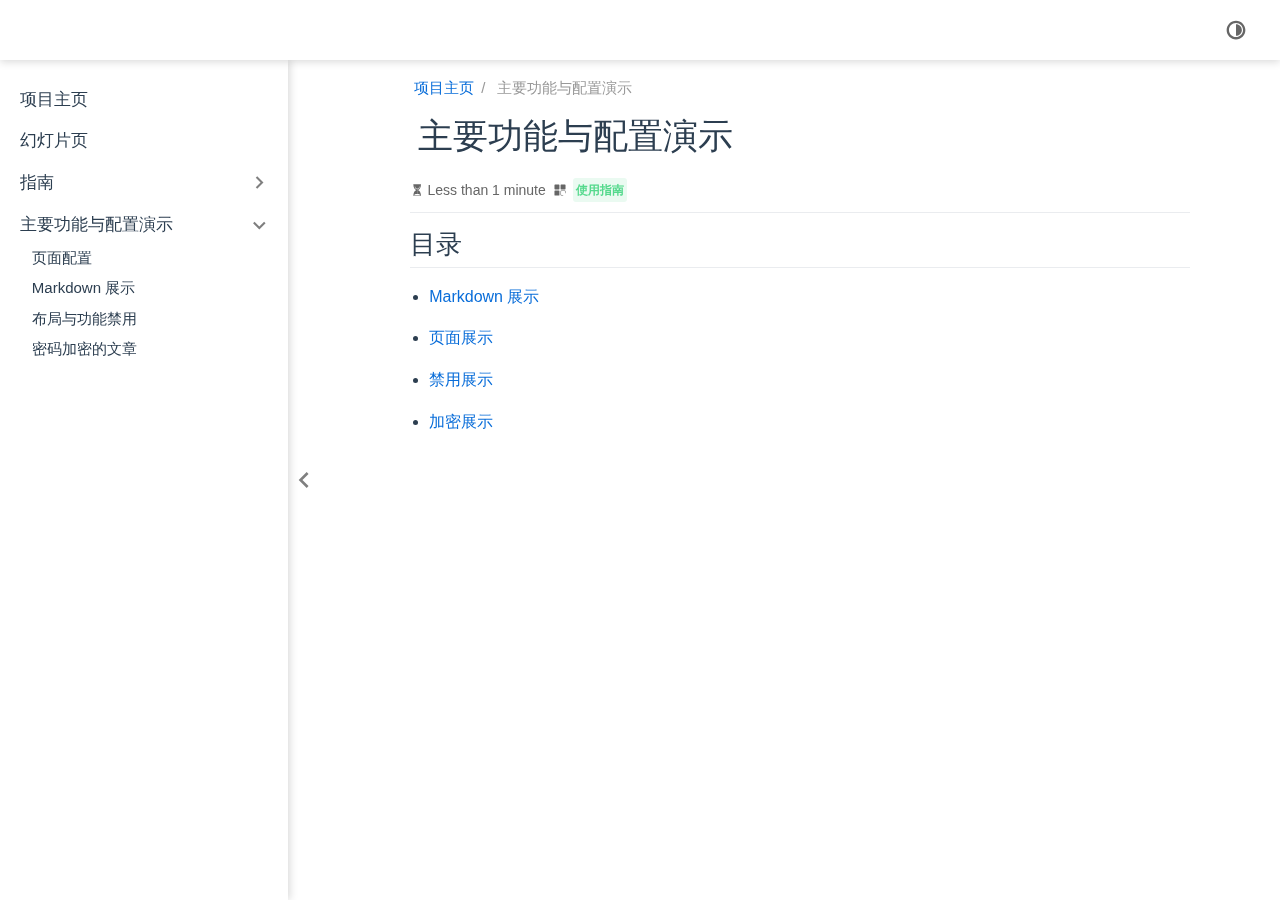
<file: demo/index.html>
<!doctype html>
<html lang="en-US" data-theme="light">
  <head>
    <meta charset="utf-8" />
    <meta name="viewport" content="width=device-width,initial-scale=1" />
    <meta name="generator" content="VuePress 2.0.0-rc.0" />
    <meta name="theme" content="VuePress Theme Hope 2.0.0-rc.4" />
    <style>
      html {
        background: var(--bg-color, #fff);
      }

      html[data-theme="dark"] {
        background: var(--bg-color, #1d1e1f);
      }

      body {
        background: var(--bg-color);
      }
    </style>
    <script>
      const userMode = localStorage.getItem("vuepress-theme-hope-scheme");
      const systemDarkMode =
        window.matchMedia &&
        window.matchMedia("(prefers-color-scheme: dark)").matches;

      if (userMode === "dark" || (userMode !== "light" && systemDarkMode)) {
        document.documentElement.setAttribute("data-theme", "dark");
      }
    </script>
    <title>主要功能与配置演示</title><meta name="description" content="">
    <link rel="preload" href="/assets/style-4drCRuvX.css" as="style"><link rel="stylesheet" href="/assets/style-4drCRuvX.css">
    <link rel="modulepreload" href="/assets/app-sC6xnEL2.js"><link rel="modulepreload" href="/assets/index.html-_TbM94ia.js"><link rel="modulepreload" href="/assets/plugin-vue_export-helper-x3n3nnut.js"><link rel="modulepreload" href="/assets/index.html-x5x-fdmM.js">
    <link rel="prefetch" href="/assets/index.html-ZSIF3_ZD.js" as="script"><link rel="prefetch" href="/assets/slides.html-jQl2w0pb.js" as="script"><link rel="prefetch" href="/assets/disable.html-BnLc2rQm.js" as="script"><link rel="prefetch" href="/assets/encrypt.html-1ok1ye8K.js" as="script"><link rel="prefetch" href="/assets/markdown.html-89mng055.js" as="script"><link rel="prefetch" href="/assets/page.html-lMMOR48s.js" as="script"><link rel="prefetch" href="/assets/index.html-v0o8kW6G.js" as="script"><link rel="prefetch" href="/assets/baz.html-Bv_ATuNa.js" as="script"><link rel="prefetch" href="/assets/index.html-hJrms9wO.js" as="script"><link rel="prefetch" href="/assets/ray.html-lLCD6Frp.js" as="script"><link rel="prefetch" href="/assets/index.html-JsRpA2lO.js" as="script"><link rel="prefetch" href="/assets/404.html-mJD3pZqK.js" as="script"><link rel="prefetch" href="/assets/index.html-Kj_vFY0N.js" as="script"><link rel="prefetch" href="/assets/slides.html-sr0blmAL.js" as="script"><link rel="prefetch" href="/assets/disable.html-h3fgzw8t.js" as="script"><link rel="prefetch" href="/assets/encrypt.html-AyEOal9U.js" as="script"><link rel="prefetch" href="/assets/markdown.html-5EPseVY8.js" as="script"><link rel="prefetch" href="/assets/page.html-pTGh6tPW.js" as="script"><link rel="prefetch" href="/assets/index.html-4XILAGzh.js" as="script"><link rel="prefetch" href="/assets/baz.html-rk7Xfjuk.js" as="script"><link rel="prefetch" href="/assets/index.html-UaN24LzM.js" as="script"><link rel="prefetch" href="/assets/ray.html-jXQw3P7X.js" as="script"><link rel="prefetch" href="/assets/index.html-L3tJgPbf.js" as="script"><link rel="prefetch" href="/assets/404.html-lVRMhEQE.js" as="script"><link rel="prefetch" href="/assets/photoswipe.esm-i2ohwMnJ.js" as="script">
  </head>
  <body>
    <div id="app"><!--[--><!--[--><!--[--><span tabindex="-1"></span><a href="#main-content" class="vp-skip-link sr-only">Skip to main content</a><!--]--><!--[--><div class="theme-container has-toc"><!--[--><header id="navbar" class="vp-navbar"><div class="vp-navbar-start"><button type="button" class="vp-toggle-sidebar-button" title="Toggle Sidebar"><span class="icon"></span></button><!--[--><!----><!--]--><!--[--><a class="vp-link vp-brand vp-brand" href="/"><!----><!----><!----></a><!--]--><!--[--><!----><!--]--></div><div class="vp-navbar-center"><!--[--><!----><!--]--><!--[--><!----><!--]--><!--[--><!----><!--]--></div><div class="vp-navbar-end"><!--[--><!----><!--]--><!--[--><!----><!----><div class="nav-item hide-in-mobile"><button type="button" id="appearance-switch"><svg xmlns="http://www.w3.org/2000/svg" class="icon auto-icon" viewBox="0 0 1024 1024" fill="currentColor" aria-label="auto icon" style="display:block;"><path d="M512 992C246.92 992 32 777.08 32 512S246.92 32 512 32s480 214.92 480 480-214.92 480-480 480zm0-840c-198.78 0-360 161.22-360 360 0 198.84 161.22 360 360 360s360-161.16 360-360c0-198.78-161.22-360-360-360zm0 660V212c165.72 0 300 134.34 300 300 0 165.72-134.28 300-300 300z"></path></svg><svg xmlns="http://www.w3.org/2000/svg" class="icon dark-icon" viewBox="0 0 1024 1024" fill="currentColor" aria-label="dark icon" style="display:none;"><path d="M524.8 938.667h-4.267a439.893 439.893 0 0 1-313.173-134.4 446.293 446.293 0 0 1-11.093-597.334A432.213 432.213 0 0 1 366.933 90.027a42.667 42.667 0 0 1 45.227 9.386 42.667 42.667 0 0 1 10.24 42.667 358.4 358.4 0 0 0 82.773 375.893 361.387 361.387 0 0 0 376.747 82.774 42.667 42.667 0 0 1 54.187 55.04 433.493 433.493 0 0 1-99.84 154.88 438.613 438.613 0 0 1-311.467 128z"></path></svg><svg xmlns="http://www.w3.org/2000/svg" class="icon light-icon" viewBox="0 0 1024 1024" fill="currentColor" aria-label="light icon" style="display:none;"><path d="M952 552h-80a40 40 0 0 1 0-80h80a40 40 0 0 1 0 80zM801.88 280.08a41 41 0 0 1-57.96-57.96l57.96-58a41.04 41.04 0 0 1 58 58l-58 57.96zM512 752a240 240 0 1 1 0-480 240 240 0 0 1 0 480zm0-560a40 40 0 0 1-40-40V72a40 40 0 0 1 80 0v80a40 40 0 0 1-40 40zm-289.88 88.08-58-57.96a41.04 41.04 0 0 1 58-58l57.96 58a41 41 0 0 1-57.96 57.96zM192 512a40 40 0 0 1-40 40H72a40 40 0 0 1 0-80h80a40 40 0 0 1 40 40zm30.12 231.92a41 41 0 0 1 57.96 57.96l-57.96 58a41.04 41.04 0 0 1-58-58l58-57.96zM512 832a40 40 0 0 1 40 40v80a40 40 0 0 1-80 0v-80a40 40 0 0 1 40-40zm289.88-88.08 58 57.96a41.04 41.04 0 0 1-58 58l-57.96-58a41 41 0 0 1 57.96-57.96z"></path></svg></button></div><!----><!--]--><!--[--><!----><!--]--><button type="button" class="vp-toggle-navbar-button" aria-label="Toggle Navbar" aria-expanded="false" aria-controls="nav-screen"><span><span class="vp-top"></span><span class="vp-middle"></span><span class="vp-bottom"></span></span></button></div></header><!----><!--]--><!----><div class="toggle-sidebar-wrapper"><span class="arrow start"></span></div><aside id="sidebar" class="vp-sidebar"><!--[--><!----><!--]--><ul class="vp-sidebar-links"><li><!--[--><a aria-label="项目主页" class="vp-link nav-link vp-sidebar-link vp-sidebar-page nav-link vp-sidebar-link vp-sidebar-page" href="/"><span class="font-icon icon home" style=""></span>项目主页<!----></a><ul class="vp-sidebar-sub-headers"></ul><!--]--></li><li><!--[--><a aria-label="幻灯片页" class="vp-link nav-link vp-sidebar-link vp-sidebar-page nav-link vp-sidebar-link vp-sidebar-page" href="/slides.html"><span class="font-icon icon person-chalkboard" style=""></span>幻灯片页<!----></a><ul class="vp-sidebar-sub-headers"></ul><!--]--></li><li><section class="vp-sidebar-group"><button class="vp-sidebar-heading clickable" type="button"><span class="font-icon icon lightbulb" style=""></span><span class="vp-sidebar-title">指南</span><span class="vp-arrow end"></span></button><!----></section></li><li><section class="vp-sidebar-group"><button class="vp-sidebar-heading clickable" type="button"><span class="font-icon icon laptop-code" style=""></span><span class="vp-sidebar-title">主要功能与配置演示</span><span class="vp-arrow down"></span></button><ul class="vp-sidebar-links"><li><!--[--><a aria-label="页面配置" class="vp-link nav-link vp-sidebar-link vp-sidebar-page nav-link vp-sidebar-link vp-sidebar-page" href="/demo/page.html"><span class="font-icon icon file" style=""></span>页面配置<!----></a><ul class="vp-sidebar-sub-headers"></ul><!--]--></li><li><!--[--><a aria-label="Markdown 展示" class="vp-link nav-link vp-sidebar-link vp-sidebar-page nav-link vp-sidebar-link vp-sidebar-page" href="/demo/markdown.html"><span class="font-icon icon fab fa-markdown" style=""></span>Markdown 展示<!----></a><ul class="vp-sidebar-sub-headers"></ul><!--]--></li><li><!--[--><a aria-label="布局与功能禁用" class="vp-link nav-link vp-sidebar-link vp-sidebar-page nav-link vp-sidebar-link vp-sidebar-page" href="/demo/disable.html"><span class="font-icon icon gears" style=""></span>布局与功能禁用<!----></a><ul class="vp-sidebar-sub-headers"></ul><!--]--></li><li><!--[--><a aria-label="密码加密的文章" class="vp-link nav-link vp-sidebar-link vp-sidebar-page nav-link vp-sidebar-link vp-sidebar-page" href="/demo/encrypt.html"><span class="font-icon icon lock" style=""></span>密码加密的文章<!----></a><ul class="vp-sidebar-sub-headers"></ul><!--]--></li></ul></section></li></ul><!--[--><!----><!--]--></aside><!--[--><main id="main-content" class="vp-page"><!--[--><!--[--><!----><!--]--><!----><nav class="vp-breadcrumb disable"></nav><div class="vp-page-title"><h1><span class="font-icon icon laptop-code" style=""></span>主要功能与配置演示</h1><div class="page-info"><!----><!----><!----><!----><span class="page-reading-time-info" aria-label="Reading Time⌛" data-balloon-pos="down"><svg xmlns="http://www.w3.org/2000/svg" class="icon timer-icon" viewBox="0 0 1024 1024" fill="currentColor" aria-label="timer icon"><path d="M799.387 122.15c4.402-2.978 7.38-7.897 7.38-13.463v-1.165c0-8.933-7.38-16.312-16.312-16.312H256.33c-8.933 0-16.311 7.38-16.311 16.312v1.165c0 5.825 2.977 10.874 7.637 13.592 4.143 194.44 97.22 354.963 220.201 392.763-122.204 37.542-214.893 196.511-220.2 389.397-4.661 5.049-7.638 11.651-7.638 19.03v5.825h566.49v-5.825c0-7.379-2.849-13.981-7.509-18.9-5.049-193.016-97.867-351.985-220.2-389.527 123.24-37.67 216.446-198.453 220.588-392.892zM531.16 450.445v352.632c117.674 1.553 211.787 40.778 211.787 88.676H304.097c0-48.286 95.149-87.382 213.728-88.676V450.445c-93.077-3.107-167.901-81.297-167.901-177.093 0-8.803 6.99-15.793 15.793-15.793 8.803 0 15.794 6.99 15.794 15.793 0 80.261 63.69 145.635 142.01 145.635s142.011-65.374 142.011-145.635c0-8.803 6.99-15.793 15.794-15.793s15.793 6.99 15.793 15.793c0 95.019-73.789 172.82-165.96 177.093z"></path></svg><span>Less than 1 minute</span><meta property="timeRequired" content="PT1M"></span><span class="page-category-info" aria-label="Category🌈" data-balloon-pos="down"><svg xmlns="http://www.w3.org/2000/svg" class="icon category-icon" viewBox="0 0 1024 1024" fill="currentColor" aria-label="category icon"><path d="M148.41 106.992h282.176c22.263 0 40.31 18.048 40.31 40.31V429.48c0 22.263-18.047 40.31-40.31 40.31H148.41c-22.263 0-40.311-18.047-40.311-40.31V147.302c0-22.263 18.048-40.31 40.311-40.31zM147.556 553.478H429.73c22.263 0 40.311 18.048 40.311 40.31v282.176c0 22.263-18.048 40.312-40.31 40.312H147.555c-22.263 0-40.311-18.049-40.311-40.312V593.79c0-22.263 18.048-40.311 40.31-40.311zM593.927 106.992h282.176c22.263 0 40.31 18.048 40.31 40.31V429.48c0 22.263-18.047 40.31-40.31 40.31H593.927c-22.263 0-40.311-18.047-40.311-40.31V147.302c0-22.263 18.048-40.31 40.31-40.31zM730.22 920.502H623.926c-40.925 0-74.22-33.388-74.22-74.425V623.992c0-41.038 33.387-74.424 74.425-74.424h222.085c41.038 0 74.424 33.226 74.424 74.067v114.233c0 10.244-8.304 18.548-18.547 18.548s-18.548-8.304-18.548-18.548V623.635c0-20.388-16.746-36.974-37.33-36.974H624.13c-20.585 0-37.331 16.747-37.331 37.33v222.086c0 20.585 16.654 37.331 37.126 37.331H730.22c10.243 0 18.547 8.304 18.547 18.547 0 10.244-8.304 18.547-18.547 18.547z"></path></svg><!--[--><span class="page-category-item category3" role>使用指南</span><!--]--><meta property="articleSection" content="使用指南"></span><!----></div><hr></div><div class="toc-place-holder"><aside id="toc"><!--[--><!----><!--]--><div class="toc-header">On This Page<button type="button" class="print-button" title="Print"><svg xmlns="http://www.w3.org/2000/svg" class="icon print-icon" viewBox="0 0 1024 1024" fill="currentColor" aria-label="print icon"><path d="M819.2 364.8h-44.8V128c0-17.067-14.933-32-32-32H281.6c-17.067 0-32 14.933-32 32v236.8h-44.8C145.067 364.8 96 413.867 96 473.6v192c0 59.733 49.067 108.8 108.8 108.8h44.8V896c0 17.067 14.933 32 32 32h460.8c17.067 0 32-14.933 32-32V774.4h44.8c59.733 0 108.8-49.067 108.8-108.8v-192c0-59.733-49.067-108.8-108.8-108.8zM313.6 160h396.8v204.8H313.6V160zm396.8 704H313.6V620.8h396.8V864zM864 665.6c0 25.6-19.2 44.8-44.8 44.8h-44.8V588.8c0-17.067-14.933-32-32-32H281.6c-17.067 0-32 14.933-32 32v121.6h-44.8c-25.6 0-44.8-19.2-44.8-44.8v-192c0-25.6 19.2-44.8 44.8-44.8h614.4c25.6 0 44.8 19.2 44.8 44.8v192z"></path></svg></button></div><div class="toc-wrapper"><ul class="toc-list"><!--[--><li class="toc-item"><a class="vp-link toc-link level2 toc-link level2" href="#目录">目录</a></li><!----><!--]--></ul><div class="toc-marker" style="top:-1.7rem;"></div></div><!--[--><!----><!--]--></aside></div><!--[--><!----><!--]--><div class="theme-hope-content"><h2 id="目录" tabindex="-1"><a class="header-anchor" href="#目录" aria-hidden="true">#</a> 目录</h2><ul><li><p><a href="/demo/markdown.html" class="">Markdown 展示</a></p></li><li><p><a href="/demo/page.html" class="">页面展示</a></p></li><li><p><a href="/demo/disable.html" class="">禁用展示</a></p></li><li><p><a href="/demo/encrypt.html" class="">加密展示</a></p></li></ul></div><!--[--><!----><!--]--><footer class="page-meta"><!----><div class="meta-item git-info"><!----><!----></div></footer><!----><!----><!--[--><!----><!--]--><!--]--></main><!--]--><!----></div><!--]--><!--]--><!----><!--]--></div>
    <script type="module" src="/assets/app-sC6xnEL2.js" defer></script>
  </body>
</html>
</file>
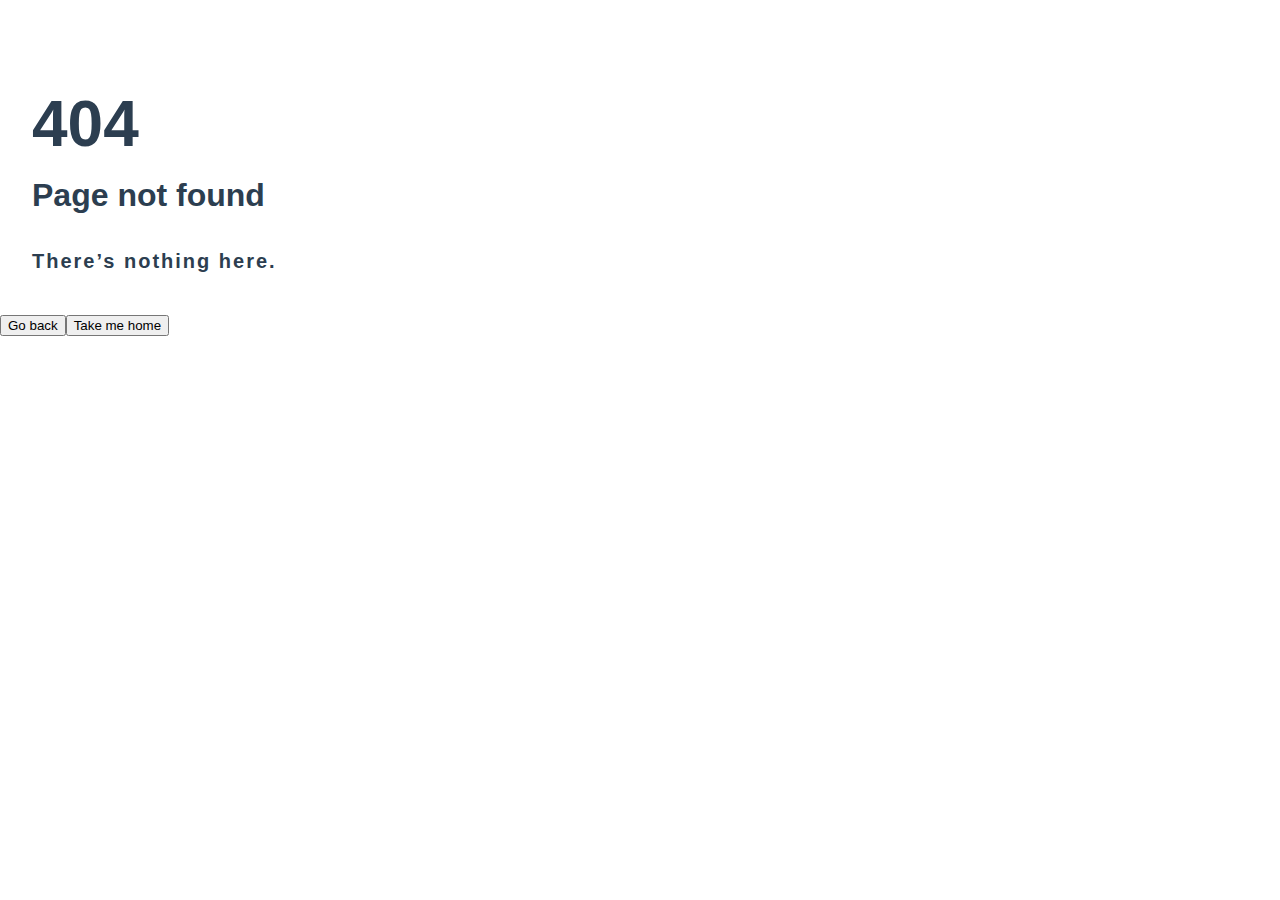
<file: dist/index.html>
<!doctype html>
<html lang="en-US" data-theme="light">
  <head>
    <meta charset="utf-8" />
    <meta name="viewport" content="width=device-width,initial-scale=1" />
    <meta name="generator" content="VuePress 2.0.0-rc.0" />
    <meta name="theme" content="VuePress Theme Hope 2.0.0-rc.4" />
    <style>
      html {
        background: var(--bg-color, #fff);
      }

      html[data-theme="dark"] {
        background: var(--bg-color, #1d1e1f);
      }

      body {
        background: var(--bg-color);
      }
    </style>
    <script>
      const userMode = localStorage.getItem("vuepress-theme-hope-scheme");
      const systemDarkMode =
        window.matchMedia &&
        window.matchMedia("(prefers-color-scheme: dark)").matches;

      if (userMode === "dark" || (userMode !== "light" && systemDarkMode)) {
        document.documentElement.setAttribute("data-theme", "dark");
      }
    </script>
    <title>项目主页</title><meta name="description" content="">
    <link rel="preload" href="/assets/style-4drCRuvX.css" as="style"><link rel="stylesheet" href="/assets/style-4drCRuvX.css">
    <link rel="modulepreload" href="/assets/app-sC6xnEL2.js"><link rel="modulepreload" href="/assets/index.html-Kj_vFY0N.js"><link rel="modulepreload" href="/assets/plugin-vue_export-helper-x3n3nnut.js"><link rel="modulepreload" href="/assets/index.html-ZSIF3_ZD.js">
    <link rel="prefetch" href="/assets/slides.html-jQl2w0pb.js" as="script"><link rel="prefetch" href="/assets/disable.html-BnLc2rQm.js" as="script"><link rel="prefetch" href="/assets/encrypt.html-1ok1ye8K.js" as="script"><link rel="prefetch" href="/assets/markdown.html-89mng055.js" as="script"><link rel="prefetch" href="/assets/page.html-lMMOR48s.js" as="script"><link rel="prefetch" href="/assets/index.html-x5x-fdmM.js" as="script"><link rel="prefetch" href="/assets/index.html-v0o8kW6G.js" as="script"><link rel="prefetch" href="/assets/baz.html-Bv_ATuNa.js" as="script"><link rel="prefetch" href="/assets/index.html-hJrms9wO.js" as="script"><link rel="prefetch" href="/assets/ray.html-lLCD6Frp.js" as="script"><link rel="prefetch" href="/assets/index.html-JsRpA2lO.js" as="script"><link rel="prefetch" href="/assets/404.html-mJD3pZqK.js" as="script"><link rel="prefetch" href="/assets/slides.html-sr0blmAL.js" as="script"><link rel="prefetch" href="/assets/disable.html-h3fgzw8t.js" as="script"><link rel="prefetch" href="/assets/encrypt.html-AyEOal9U.js" as="script"><link rel="prefetch" href="/assets/markdown.html-5EPseVY8.js" as="script"><link rel="prefetch" href="/assets/page.html-pTGh6tPW.js" as="script"><link rel="prefetch" href="/assets/index.html-_TbM94ia.js" as="script"><link rel="prefetch" href="/assets/index.html-4XILAGzh.js" as="script"><link rel="prefetch" href="/assets/baz.html-rk7Xfjuk.js" as="script"><link rel="prefetch" href="/assets/index.html-UaN24LzM.js" as="script"><link rel="prefetch" href="/assets/ray.html-jXQw3P7X.js" as="script"><link rel="prefetch" href="/assets/index.html-L3tJgPbf.js" as="script"><link rel="prefetch" href="/assets/404.html-lVRMhEQE.js" as="script"><link rel="prefetch" href="/assets/photoswipe.esm-i2ohwMnJ.js" as="script">
  </head>
  <body>
    <div id="app"><!--[--><!--[--><!--[--><span tabindex="-1"></span><a href="#main-content" class="vp-skip-link sr-only">Skip to main content</a><!--]--><!--[--><div class="theme-container no-sidebar"><!--[--><header id="navbar" class="vp-navbar"><div class="vp-navbar-start"><button type="button" class="vp-toggle-sidebar-button" title="Toggle Sidebar"><span class="icon"></span></button><!--[--><!----><!--]--><!--[--><a class="vp-link vp-brand vp-brand" href="/"><!----><!----><!----></a><!--]--><!--[--><!----><!--]--></div><div class="vp-navbar-center"><!--[--><!----><!--]--><!--[--><!----><!--]--><!--[--><!----><!--]--></div><div class="vp-navbar-end"><!--[--><!----><!--]--><!--[--><!----><!----><div class="nav-item hide-in-mobile"><button type="button" id="appearance-switch"><svg xmlns="http://www.w3.org/2000/svg" class="icon auto-icon" viewBox="0 0 1024 1024" fill="currentColor" aria-label="auto icon" style="display:block;"><path d="M512 992C246.92 992 32 777.08 32 512S246.92 32 512 32s480 214.92 480 480-214.92 480-480 480zm0-840c-198.78 0-360 161.22-360 360 0 198.84 161.22 360 360 360s360-161.16 360-360c0-198.78-161.22-360-360-360zm0 660V212c165.72 0 300 134.34 300 300 0 165.72-134.28 300-300 300z"></path></svg><svg xmlns="http://www.w3.org/2000/svg" class="icon dark-icon" viewBox="0 0 1024 1024" fill="currentColor" aria-label="dark icon" style="display:none;"><path d="M524.8 938.667h-4.267a439.893 439.893 0 0 1-313.173-134.4 446.293 446.293 0 0 1-11.093-597.334A432.213 432.213 0 0 1 366.933 90.027a42.667 42.667 0 0 1 45.227 9.386 42.667 42.667 0 0 1 10.24 42.667 358.4 358.4 0 0 0 82.773 375.893 361.387 361.387 0 0 0 376.747 82.774 42.667 42.667 0 0 1 54.187 55.04 433.493 433.493 0 0 1-99.84 154.88 438.613 438.613 0 0 1-311.467 128z"></path></svg><svg xmlns="http://www.w3.org/2000/svg" class="icon light-icon" viewBox="0 0 1024 1024" fill="currentColor" aria-label="light icon" style="display:none;"><path d="M952 552h-80a40 40 0 0 1 0-80h80a40 40 0 0 1 0 80zM801.88 280.08a41 41 0 0 1-57.96-57.96l57.96-58a41.04 41.04 0 0 1 58 58l-58 57.96zM512 752a240 240 0 1 1 0-480 240 240 0 0 1 0 480zm0-560a40 40 0 0 1-40-40V72a40 40 0 0 1 80 0v80a40 40 0 0 1-40 40zm-289.88 88.08-58-57.96a41.04 41.04 0 0 1 58-58l57.96 58a41 41 0 0 1-57.96 57.96zM192 512a40 40 0 0 1-40 40H72a40 40 0 0 1 0-80h80a40 40 0 0 1 40 40zm30.12 231.92a41 41 0 0 1 57.96 57.96l-57.96 58a41.04 41.04 0 0 1-58-58l58-57.96zM512 832a40 40 0 0 1 40 40v80a40 40 0 0 1-80 0v-80a40 40 0 0 1 40-40zm289.88-88.08 58 57.96a41.04 41.04 0 0 1-58 58l-57.96-58a41 41 0 0 1 57.96-57.96z"></path></svg></button></div><!----><!--]--><!--[--><!----><!--]--><button type="button" class="vp-toggle-navbar-button" aria-label="Toggle Navbar" aria-expanded="false" aria-controls="nav-screen"><span><span class="vp-top"></span><span class="vp-middle"></span><span class="vp-bottom"></span></span></button></div></header><!----><!--]--><!----><div class="toggle-sidebar-wrapper"><span class="arrow start"></span></div><aside id="sidebar" class="vp-sidebar"><!--[--><!----><!--]--><ul class="vp-sidebar-links"></ul><!--[--><!----><!--]--></aside><!--[--><main id="main-content" class="vp-project-home" aria-labelledby="main-title"><!----><header class="vp-hero-info-wrapper"><!--[--><div class="vp-hero-mask light" style="background-image:url(https://theme-hope-assets.vuejs.press/bg/6-light.svg);background-attachment:fixed;"></div><div class="vp-hero-mask dark" style="background-image:url(https://theme-hope-assets.vuejs.press/bg/6-dark.svg);background-attachment:fixed;"></div><!--]--><div class="vp-hero-info"><!--[--><img class="vp-hero-image" style="" src="/logo.svg" alt="项目名称"><!--]--><div class="vp-hero-infos"><h1 id="main-title">项目名称</h1><p id="main-description">你可以在这里放置或是整个项目的描述。</p><p class="vp-hero-actions"><a aria-label="使用指南" class="vp-link nav-link vp-hero-action primary nav-link vp-hero-action primary" href="./demo/"><!--[--><span class="font-icon icon lightbulb" style=""></span><!--]-->使用指南<!----></a><a aria-label="文档" class="vp-link nav-link vp-hero-action default nav-link vp-hero-action default" href="./guide/"><!---->文档<!----></a></p></div></div></header><!--[--><div class="vp-highlight-wrapper" style=""><div class="vp-highlight-bg light" style="background-image:url(https://theme-hope-assets.vuejs.press/bg/3-light.svg);"></div><div class="vp-highlight-bg dark" style="background-image:url(https://theme-hope-assets.vuejs.press/bg/3-dark.svg);"></div><div class="vp-highlight"><!--[--><img class="vp-highlight-image" src="/assets/image/box.svg" alt="易于安装"><!----><!--]--><!--[--><div class="vp-highlight-info-wrapper"><div class="vp-highlight-info"><h2 class="vp-highlight-header">易于安装</h2><!----><ul class="vp-highlights"><li class="vp-highlight-item-wrapper"><div class="vp-highlight-item"><h3 class="vp-highlight-title"><!----><span>运行 <code>pnpm create vuepress-theme-hope hope-project</code> 以创建一个新的主题项目。</span></h3><!----></div></li><li class="vp-highlight-item-wrapper"><div class="vp-highlight-item"><h3 class="vp-highlight-title"><!----><span>在已有项目根目录下运行 <code>pnpm create vuepress-theme-hope add .</code> 以在项目中添加主题。</span></h3><!----></div></li></ul></div></div><!--]--></div></div><div class="vp-feature-wrapper"><div class="vp-feature-bg light" style="background-image:url(https://theme-hope-assets.vuejs.press/bg/2-light.svg);background-repeat:repeat;background-size:initial;"></div><div class="vp-feature-bg dark" style="background-image:url(https://theme-hope-assets.vuejs.press/bg/2-dark.svg);background-repeat:repeat;background-size:initial;"></div><div class="vp-feature" style=""><!--[--><img class="vp-feature-image" src="/assets/image/markdown.svg" alt="在 Markdown 中添加你想要的内容"><!----><!--]--><!--[--><h2 class="vp-feature-header">在 Markdown 中添加你想要的内容</h2><p class="vp-feature-description">我们扩展了标准的 CommonMark 规范，为你添加了成吨功能。</p><!--]--><div class="vp-features"><a class="vp-feature-item link" href="https://theme-hope.vuejs.press/zh/guide/markdown/others.html#link-check" aria-label="链接检查" target="_blank"><h3 class="vp-feature-title"><span class="font-icon icon clipboard-check" style=""></span><span>链接检查</span></h3><p class="vp-feature-details">检查 Markdown 链接</p></a><a class="vp-feature-item link" href="https://theme-hope.vuejs.press/zh/guide/markdown/hint.html" aria-label="提示容器支持" target="_blank"><h3 class="vp-feature-title"><span class="font-icon icon box-archive" style=""></span><span>提示容器支持</span></h3><p class="vp-feature-details">用样式装饰 Markdown 内容</p></a><a class="vp-feature-item link" href="https://theme-hope.vuejs.press/zh/guide/markdown/alert.html" aria-label="GFM 警告" target="_blank"><h3 class="vp-feature-title"><span class="font-icon icon bell" style=""></span><span>GFM 警告</span></h3><p class="vp-feature-details">GFM 风格的警告容器</p></a><a class="vp-feature-item link" href="https://theme-hope.vuejs.press/zh/guide/markdown/tabs.html" aria-label="选项卡" target="_blank"><h3 class="vp-feature-title"><span class="font-icon icon table-columns" style=""></span><span>选项卡</span></h3><p class="vp-feature-details">使用选项卡对相似内容进行分组</p></a><a class="vp-feature-item link" href="https://theme-hope.vuejs.press/zh/guide/markdown/code-tabs.html" aria-label="代码组" target="_blank"><h3 class="vp-feature-title"><span class="font-icon icon code" style=""></span><span>代码组</span></h3><p class="vp-feature-details">使用选项卡对相似代码进行分组</p></a><a class="vp-feature-item link" href="https://theme-hope.vuejs.press/zh/guide/markdown/align.html" aria-label="自定义对齐支持" target="_blank"><h3 class="vp-feature-title"><span class="font-icon icon align-center" style=""></span><span>自定义对齐支持</span></h3><p class="vp-feature-details">让你在 Markdown 中对段落进行对齐</p></a><a class="vp-feature-item link" href="https://theme-hope.vuejs.press/zh/guide/markdown/attrs.html" aria-label="自定义属性支持" target="_blank"><h3 class="vp-feature-title"><span class="font-icon icon code" style=""></span><span>自定义属性支持</span></h3><p class="vp-feature-details">让你为 Markdown 元素添加属性</p></a><a class="vp-feature-item link" href="https://theme-hope.vuejs.press/zh/guide/markdown/sup-sub.html" aria-label="上下角标支持" target="_blank"><h3 class="vp-feature-title"><span class="font-icon icon superscript" style=""></span><span>上下角标支持</span></h3><p class="vp-feature-details">你的 Markdown 现在将支持上下角标</p></a><a class="vp-feature-item link" href="https://theme-hope.vuejs.press/zh/guide/markdown/footnote.html" aria-label="脚注" target="_blank"><h3 class="vp-feature-title"><span class="font-icon icon quote-left" style=""></span><span>脚注</span></h3><p class="vp-feature-details">你的 Markdown 现在将支持脚注</p></a><a class="vp-feature-item link" href="https://theme-hope.vuejs.press/zh/guide/markdown/mark.html" aria-label="标记支持" target="_blank"><h3 class="vp-feature-title"><span class="font-icon icon highlighter" style=""></span><span>标记支持</span></h3><p class="vp-feature-details">让你在 Markdown 中对词句进行标记</p></a><a class="vp-feature-item link" href="https://theme-hope.vuejs.press/zh/guide/markdown/tasklist.html" aria-label="任务列表" target="_blank"><h3 class="vp-feature-title"><span class="font-icon icon square-check" style=""></span><span>任务列表</span></h3><p class="vp-feature-details">在 Markdown 中使用任务列表</p></a><a class="vp-feature-item link" href="https://theme-hope.vuejs.press/zh/guide/markdown/image.html" aria-label="图片语法" target="_blank"><h3 class="vp-feature-title"><span class="font-icon icon image" style=""></span><span>图片语法</span></h3><p class="vp-feature-details">使用改进的语法指定图片大小与颜色模式</p></a><a class="vp-feature-item link" href="https://theme-hope.vuejs.press/zh/guide/markdown/component.html" aria-label="组件支持" target="_blank"><h3 class="vp-feature-title"><span class="font-icon icon puzzle-piece" style=""></span><span>组件支持</span></h3><p class="vp-feature-details">在 Markdown 中轻松插入组件</p></a><a class="vp-feature-item link" href="https://theme-hope.vuejs.press/zh/guide/markdown/chartjs.html" aria-label="图表支持" target="_blank"><h3 class="vp-feature-title"><span class="font-icon icon chart-simple" style=""></span><span>图表支持</span></h3><p class="vp-feature-details">在 Markdown 中展示图表</p></a><a class="vp-feature-item link" href="https://theme-hope.vuejs.press/zh/guide/markdown/flowchart.html" aria-label="流程图支持" target="_blank"><h3 class="vp-feature-title"><span class="font-icon icon route" style=""></span><span>流程图支持</span></h3><p class="vp-feature-details">可以在 Markdown 中直接写出流程图</p></a><a class="vp-feature-item link" href="https://theme-hope.vuejs.press/zh/guide/markdown/mermaid.html" aria-label="Mermaid 支持" target="_blank"><h3 class="vp-feature-title"><span class="font-icon icon chart-pie" style=""></span><span>Mermaid 支持</span></h3><p class="vp-feature-details">可以在 Markdown 中添加 Mermaid 图例</p></a><a class="vp-feature-item link" href="https://theme-hope.vuejs.press/zh/guide/markdown/tex.html" aria-label="Tex 支持" target="_blank"><h3 class="vp-feature-title"><span class="font-icon icon square-root-variable" style=""></span><span>Tex 支持</span></h3><p class="vp-feature-details">Markdown 现在也可以支持 Tex 语法以显示公式</p></a><a class="vp-feature-item link" href="https://theme-hope.vuejs.press/zh/guide/markdown/include.html" aria-label="导入文件支持" target="_blank"><h3 class="vp-feature-title"><span class="font-icon icon fab fa-markdown" style=""></span><span>导入文件支持</span></h3><p class="vp-feature-details">将你的文档分段，并在 Markdown 中导入</p></a><a class="vp-feature-item link" href="https://theme-hope.vuejs.press/zh/guide/markdown/playground.html" aria-label="交互演示支持" target="_blank"><h3 class="vp-feature-title"><span class="font-icon icon code" style=""></span><span>交互演示支持</span></h3><p class="vp-feature-details">你可以在 Markdown 中添加交互演示</p></a><a class="vp-feature-item link" href="https://theme-hope.vuejs.press/zh/guide/markdown/vue-playground.html" aria-label="Vue 交互演示支持" target="_blank"><h3 class="vp-feature-title"><span class="font-icon icon fab fa-vuejs" style=""></span><span>Vue 交互演示支持</span></h3><p class="vp-feature-details">在交互演示中展示 Vue 组件</p></a><a class="vp-feature-item link" href="https://theme-hope.vuejs.press/zh/guide/markdown/demo.html" aria-label="代码案例支持" target="_blank"><h3 class="vp-feature-title"><span class="font-icon icon laptop-code" style=""></span><span>代码案例支持</span></h3><p class="vp-feature-details">你可以很方便的插入代码案例</p></a><a class="vp-feature-item link" href="https://theme-hope.vuejs.press/zh/guide/markdown/revealjs.html" aria-label="幻灯片支持" target="_blank"><h3 class="vp-feature-title"><span class="font-icon icon person-chalkboard" style=""></span><span>幻灯片支持</span></h3><p class="vp-feature-details">通过 Reveal.js 在 Markdown 中插入幻灯片</p></a></div></div></div><div class="vp-highlight-wrapper" style=""><div class="vp-highlight-bg light" style="background-image:url(https://theme-hope-assets.vuejs.press/bg/5-light.svg);"></div><div class="vp-highlight-bg dark" style="background-image:url(https://theme-hope-assets.vuejs.press/bg/5-dark.svg);"></div><div class="vp-highlight"><!--[--><img class="vp-highlight-image" src="/assets/image/layout.svg" alt="布局"><!----><!--]--><!--[--><div class="vp-highlight-info-wrapper"><div class="vp-highlight-info"><h2 class="vp-highlight-header">布局</h2><p class="vp-highlight-description">一个带有完整无障碍支持的响应式布局。</p><ul class="vp-highlights"><li class="vp-highlight-item-wrapper link"><a class="vp-highlight-item link" href="https://theme-hope.vuejs.press/zh/guide/layout/" aria-label="布局增强" target="_blank"><h3 class="vp-highlight-title"><span class="font-icon icon object-group vp-highlight-icon" style=""></span><span>布局增强</span></h3><p class="vp-highlight-details">添加路径导航、页脚、改进的导航栏、改进的页面导航等。</p></a></li><li class="vp-highlight-item-wrapper link"><a class="vp-highlight-item link" href="https://theme-hope.vuejs.press/zh/guide/interface/darkmode.html" aria-label="深色模式" target="_blank"><h3 class="vp-highlight-title"><span class="font-icon icon circle-half-stroke vp-highlight-icon" style=""></span><span>深色模式</span></h3><p class="vp-highlight-details">可以自由切换浅色模式与深色模式</p></a></li><li class="vp-highlight-item-wrapper link"><a class="vp-highlight-item link" href="https://theme-hope.vuejs.press/zh/guide/interface/theme-color.html" aria-label="主题色切换" target="_blank"><h3 class="vp-highlight-title"><span class="font-icon icon palette vp-highlight-icon" style=""></span><span>主题色切换</span></h3><p class="vp-highlight-details">支持自定义主题色并允许用户在预设的主题颜色之间切换</p></a></li><li class="vp-highlight-item-wrapper link"><a class="vp-highlight-item link" href="https://theme-hope.vuejs.press/zh/guide/layout/slides" aria-label="幻灯片页面" target="_blank"><h3 class="vp-highlight-title"><span class="font-icon icon person-chalkboard vp-highlight-icon" style=""></span><span>幻灯片页面</span></h3><p class="vp-highlight-details">添加幻灯片页面以显示你喜欢的内容</p></a></li><li class="vp-highlight-item-wrapper link"><a class="vp-highlight-item link" href="https://theme-hope.vuejs.press/zh/guide/interface/others.html" aria-label="更多" target="_blank"><h3 class="vp-highlight-title"><span class="font-icon icon ellipsis vp-highlight-icon" style=""></span><span>更多</span></h3><p class="vp-highlight-details">RTL 布局，打印支持，全局按钮等</p></a></li></ul></div></div><!--]--></div></div><div class="vp-feature-wrapper"><div class="vp-feature-bg light" style="background-image:url(https://theme-hope-assets.vuejs.press/bg/1-light.svg);"></div><div class="vp-feature-bg dark" style="background-image:url(https://theme-hope-assets.vuejs.press/bg/1-dark.svg);"></div><div class="vp-feature" style=""><!--[--><img class="vp-feature-image" src="/assets/image/features.svg" alt="新功能"><!----><!--]--><!--[--><h2 class="vp-feature-header">新功能</h2><!----><!--]--><div class="vp-features"><a class="vp-feature-item link" href="https://theme-hope.vuejs.press/zh/guide/feature/comment.html" aria-label="浏览量与评论" target="_blank"><h3 class="vp-feature-title"><span class="font-icon icon comment-dots" style=""></span><span>浏览量与评论</span></h3><p class="vp-feature-details">配合 Waline 来开启阅读量统计与评论支持</p></a><a class="vp-feature-item link" href="https://theme-hope.vuejs.press/zh/guide/feature/page-info.html" aria-label="文章信息" target="_blank"><h3 class="vp-feature-title"><span class="font-icon icon circle-info" style=""></span><span>文章信息</span></h3><p class="vp-feature-details">为你的文章添加作者、写作日期、预计阅读时间、字数统计等信息</p></a><a class="vp-feature-item link" href="https://theme-hope.vuejs.press/zh/guide/feature/encrypt.html" aria-label="文章加密" target="_blank"><h3 class="vp-feature-title"><span class="font-icon icon lock" style=""></span><span>文章加密</span></h3><p class="vp-feature-details">你可以为你的特定页面或特定目录进行加密，以便陌生人不能随意访问它们</p></a><a class="vp-feature-item link" href="https://theme-hope.vuejs.press/zh/guide/feature/search.html" aria-label="搜索支持" target="_blank"><h3 class="vp-feature-title"><span class="font-icon icon search" style=""></span><span>搜索支持</span></h3><p class="vp-feature-details">支持 docsearch 和基于客户端的搜索</p></a><a class="vp-feature-item link" href="https://theme-hope.vuejs.press/zh/guide/feature/copy-code.html" aria-label="代码复制" target="_blank"><h3 class="vp-feature-title"><span class="font-icon icon copy" style=""></span><span>代码复制</span></h3><p class="vp-feature-details">一键复制代码块中的代码</p></a><a class="vp-feature-item link" href="https://theme-hope.vuejs.press/zh/guide/feature/photo-swipe.html" aria-label="图片预览" target="_blank"><h3 class="vp-feature-title"><span class="font-icon icon image" style=""></span><span>图片预览</span></h3><p class="vp-feature-details">像相册一样允许你浏览、缩放并分享你的页面图片</p></a></div></div></div><div class="vp-highlight-wrapper" style=""><div class="vp-highlight-bg light" style="background-image:url(https://theme-hope-assets.vuejs.press/bg/5-light.svg);"></div><div class="vp-highlight-bg dark" style="background-image:url(https://theme-hope-assets.vuejs.press/bg/5-dark.svg);"></div><div class="vp-highlight"><!--[--><img class="vp-highlight-image" src="/assets/image/blog.svg" alt="博客"><!----><!--]--><!--[--><div class="vp-highlight-info-wrapper"><div class="vp-highlight-info"><h2 class="vp-highlight-header">博客</h2><p class="vp-highlight-description">通过主题创建个人博客</p><ul class="vp-highlights"><li class="vp-highlight-item-wrapper link"><a class="vp-highlight-item link" href="https://theme-hope.vuejs.press/zh/guide/blog/intro.html" aria-label="博客功能" target="_blank"><h3 class="vp-highlight-title"><span class="font-icon icon blog vp-highlight-icon" style=""></span><span>博客功能</span></h3><p class="vp-highlight-details">通过文章的日期、标签和分类展示文章</p></a></li><li class="vp-highlight-item-wrapper link"><a class="vp-highlight-item link" href="https://theme-hope.vuejs.press/zh/guide/blog/home.html" aria-label="博客主页" target="_blank"><h3 class="vp-highlight-title"><span class="font-icon icon home vp-highlight-icon" style=""></span><span>博客主页</span></h3><p class="vp-highlight-details">全新博客主页</p></a></li><li class="vp-highlight-item-wrapper link"><a class="vp-highlight-item link" href="https://theme-hope.vuejs.press/zh/guide/blog/blogger.html" aria-label="博主信息" target="_blank"><h3 class="vp-highlight-title"><span class="font-icon icon home vp-highlight-icon" style=""></span><span>博主信息</span></h3><p class="vp-highlight-details">自定义名称、头像、座右铭和社交媒体链接</p></a></li><li class="vp-highlight-item-wrapper link"><a class="vp-highlight-item link" href="https://theme-hope.vuejs.press/zh/guide/blog/timeline.html" aria-label="时间线" target="_blank"><h3 class="vp-highlight-title"><span class="font-icon icon home vp-highlight-icon" style=""></span><span>时间线</span></h3><p class="vp-highlight-details">在时间线中浏览和通读博文</p></a></li></ul></div></div><!--]--></div></div><div class="vp-highlight-wrapper" style=""><div class="vp-highlight-bg light" style="background-image:url(https://theme-hope-assets.vuejs.press/bg/4-light.svg);"></div><div class="vp-highlight-bg dark" style="background-image:url(https://theme-hope-assets.vuejs.press/bg/4-dark.svg);"></div><div class="vp-highlight"><!--[--><img class="vp-highlight-image" src="/assets/image/advanced.svg" alt="高级"><!----><!--]--><!--[--><div class="vp-highlight-info-wrapper"><div class="vp-highlight-info"><h2 class="vp-highlight-header">高级</h2><p class="vp-highlight-description">增强站点与用户体验的高级功能</p><ul class="vp-highlights"><li class="vp-highlight-item-wrapper link"><a class="vp-highlight-item link" href="https://theme-hope.vuejs.press/zh/guide/advanced/seo.html" aria-label="SEO 增强" target="_blank"><h3 class="vp-highlight-title"><span class="font-icon icon dumbbell vp-highlight-icon" style=""></span><span>SEO 增强</span></h3><p class="vp-highlight-details">将最终生成的网页针对搜索引擎进行优化。</p></a></li><li class="vp-highlight-item-wrapper link"><a class="vp-highlight-item link" href="https://theme-hope.vuejs.press/zh/guide/advanced/sitemap.html" aria-label="Sitemap" target="_blank"><h3 class="vp-highlight-title"><span class="font-icon icon sitemap vp-highlight-icon" style=""></span><span>Sitemap</span></h3><p class="vp-highlight-details">自动为你的网站生成 Sitemap</p></a></li><li class="vp-highlight-item-wrapper link"><a class="vp-highlight-item link" href="https://theme-hope.vuejs.press/zh/guide/advanced/feed.html" aria-label="Feed 支持" target="_blank"><h3 class="vp-highlight-title"><span class="font-icon icon rss vp-highlight-icon" style=""></span><span>Feed 支持</span></h3><p class="vp-highlight-details">生成你的 Feed，并通知你的用户订阅它</p></a></li><li class="vp-highlight-item-wrapper link"><a class="vp-highlight-item link" href="https://theme-hope.vuejs.press/zh/guide/advanced/pwa.html" aria-label="PWA 支持" target="_blank"><h3 class="vp-highlight-title"><span class="font-icon icon mobile-screen vp-highlight-icon" style=""></span><span>PWA 支持</span></h3><p class="vp-highlight-details">让你的网站更像一个 APP</p></a></li></ul></div></div><!--]--></div></div><!--]--><!----><div class="theme-hope-content"><p>这是项目主页的案例。你可以在这里放置你的主体内容。</p><p>想要使用此布局，你需要在页面 front matter 中设置 <code>home: true</code>。</p><p>配置项的相关说明详见 <a href="https://theme-hope.vuejs.press/zh/guide/layout/home/" target="_blank" rel="noopener noreferrer">项目主页配置<span><svg class="external-link-icon" xmlns="http://www.w3.org/2000/svg" aria-hidden="true" focusable="false" x="0px" y="0px" viewBox="0 0 100 100" width="15" height="15"><path fill="currentColor" d="M18.8,85.1h56l0,0c2.2,0,4-1.8,4-4v-32h-8v28h-48v-48h28v-8h-32l0,0c-2.2,0-4,1.8-4,4v56C14.8,83.3,16.6,85.1,18.8,85.1z"></path><polygon fill="currentColor" points="45.7,48.7 51.3,54.3 77.2,28.5 77.2,37.2 85.2,37.2 85.2,14.9 62.8,14.9 62.8,22.9 71.5,22.9"></polygon></svg><span class="external-link-icon-sr-only">open in new window</span></span></a>。</p><table><thead><tr><th></th><th></th><th></th><th></th></tr></thead><tbody><tr><td><a href="https:qq.com"><img src="https://s2.loli.net/2023/12/07/p9ZkX8LjRgP2Mrw.png" alt=""></a></td><td><a href="https:qq.com"><img src="https://s2.loli.net/2023/12/07/p9ZkX8LjRgP2Mrw.png" alt=""></a></td><td><a href="https:qq.com"><img src="https://s2.loli.net/2023/12/07/p9ZkX8LjRgP2Mrw.png" alt=""></a></td><td><a href="https:qq.com"><img src="https://s2.loli.net/2023/12/07/p9ZkX8LjRgP2Mrw.png" alt=""></a></td></tr></tbody></table></div><!----></main><!--]--><footer class="vp-footer-wrapper"><div class="vp-footer">使用 <a href="https://theme-hope.vuejs.press/zh/" target="_blank">VuePress Theme Hope</a> 主题 | MIT 协议, 版权所有 © 2019-present Mr.Hope</div><!----></footer></div><!--]--><!--]--><!----><!--]--></div>
    <script type="module" src="/assets/app-sC6xnEL2.js" defer></script>
  </body>
</html>
</file>
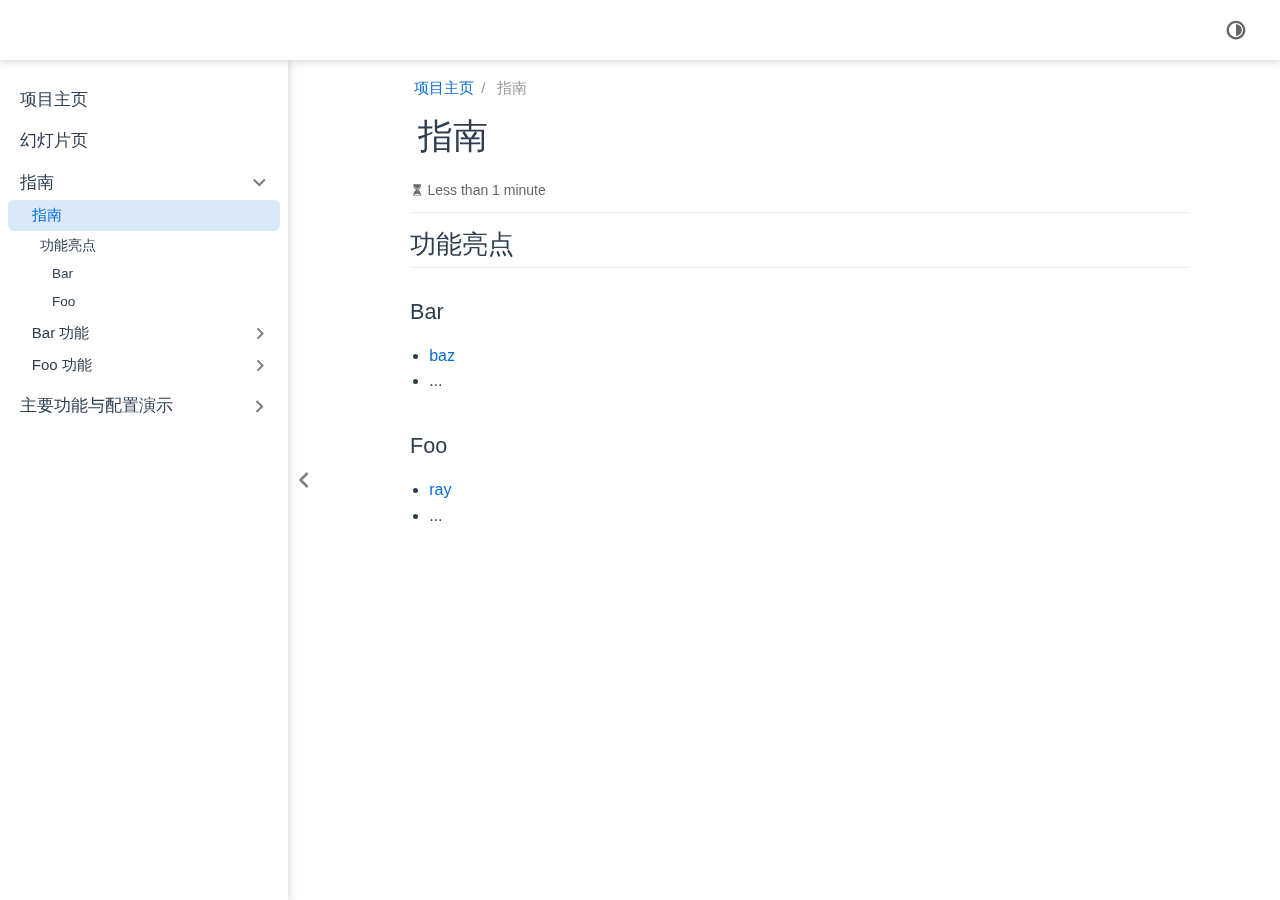
<file: guide/index.html>
<!doctype html>
<html lang="en-US" data-theme="light">
  <head>
    <meta charset="utf-8" />
    <meta name="viewport" content="width=device-width,initial-scale=1" />
    <meta name="generator" content="VuePress 2.0.0-rc.0" />
    <meta name="theme" content="VuePress Theme Hope 2.0.0-rc.4" />
    <style>
      html {
        background: var(--bg-color, #fff);
      }

      html[data-theme="dark"] {
        background: var(--bg-color, #1d1e1f);
      }

      body {
        background: var(--bg-color);
      }
    </style>
    <script>
      const userMode = localStorage.getItem("vuepress-theme-hope-scheme");
      const systemDarkMode =
        window.matchMedia &&
        window.matchMedia("(prefers-color-scheme: dark)").matches;

      if (userMode === "dark" || (userMode !== "light" && systemDarkMode)) {
        document.documentElement.setAttribute("data-theme", "dark");
      }
    </script>
    <title>指南</title><meta name="description" content="">
    <link rel="preload" href="/assets/style-4drCRuvX.css" as="style"><link rel="stylesheet" href="/assets/style-4drCRuvX.css">
    <link rel="modulepreload" href="/assets/app-sC6xnEL2.js"><link rel="modulepreload" href="/assets/index.html-v0o8kW6G.js"><link rel="modulepreload" href="/assets/index.html-4XILAGzh.js"><link rel="modulepreload" href="/assets/plugin-vue_export-helper-x3n3nnut.js">
    <link rel="prefetch" href="/assets/index.html-ZSIF3_ZD.js" as="script"><link rel="prefetch" href="/assets/slides.html-jQl2w0pb.js" as="script"><link rel="prefetch" href="/assets/disable.html-BnLc2rQm.js" as="script"><link rel="prefetch" href="/assets/encrypt.html-1ok1ye8K.js" as="script"><link rel="prefetch" href="/assets/markdown.html-89mng055.js" as="script"><link rel="prefetch" href="/assets/page.html-lMMOR48s.js" as="script"><link rel="prefetch" href="/assets/index.html-x5x-fdmM.js" as="script"><link rel="prefetch" href="/assets/baz.html-Bv_ATuNa.js" as="script"><link rel="prefetch" href="/assets/index.html-hJrms9wO.js" as="script"><link rel="prefetch" href="/assets/ray.html-lLCD6Frp.js" as="script"><link rel="prefetch" href="/assets/index.html-JsRpA2lO.js" as="script"><link rel="prefetch" href="/assets/404.html-mJD3pZqK.js" as="script"><link rel="prefetch" href="/assets/index.html-Kj_vFY0N.js" as="script"><link rel="prefetch" href="/assets/slides.html-sr0blmAL.js" as="script"><link rel="prefetch" href="/assets/disable.html-h3fgzw8t.js" as="script"><link rel="prefetch" href="/assets/encrypt.html-AyEOal9U.js" as="script"><link rel="prefetch" href="/assets/markdown.html-5EPseVY8.js" as="script"><link rel="prefetch" href="/assets/page.html-pTGh6tPW.js" as="script"><link rel="prefetch" href="/assets/index.html-_TbM94ia.js" as="script"><link rel="prefetch" href="/assets/baz.html-rk7Xfjuk.js" as="script"><link rel="prefetch" href="/assets/index.html-UaN24LzM.js" as="script"><link rel="prefetch" href="/assets/ray.html-jXQw3P7X.js" as="script"><link rel="prefetch" href="/assets/index.html-L3tJgPbf.js" as="script"><link rel="prefetch" href="/assets/404.html-lVRMhEQE.js" as="script"><link rel="prefetch" href="/assets/photoswipe.esm-i2ohwMnJ.js" as="script">
  </head>
  <body>
    <div id="app"><!--[--><!--[--><!--[--><span tabindex="-1"></span><a href="#main-content" class="vp-skip-link sr-only">Skip to main content</a><!--]--><!--[--><div class="theme-container has-toc"><!--[--><header id="navbar" class="vp-navbar"><div class="vp-navbar-start"><button type="button" class="vp-toggle-sidebar-button" title="Toggle Sidebar"><span class="icon"></span></button><!--[--><!----><!--]--><!--[--><a class="vp-link vp-brand vp-brand" href="/"><!----><!----><!----></a><!--]--><!--[--><!----><!--]--></div><div class="vp-navbar-center"><!--[--><!----><!--]--><!--[--><!----><!--]--><!--[--><!----><!--]--></div><div class="vp-navbar-end"><!--[--><!----><!--]--><!--[--><!----><!----><div class="nav-item hide-in-mobile"><button type="button" id="appearance-switch"><svg xmlns="http://www.w3.org/2000/svg" class="icon auto-icon" viewBox="0 0 1024 1024" fill="currentColor" aria-label="auto icon" style="display:block;"><path d="M512 992C246.92 992 32 777.08 32 512S246.92 32 512 32s480 214.92 480 480-214.92 480-480 480zm0-840c-198.78 0-360 161.22-360 360 0 198.84 161.22 360 360 360s360-161.16 360-360c0-198.78-161.22-360-360-360zm0 660V212c165.72 0 300 134.34 300 300 0 165.72-134.28 300-300 300z"></path></svg><svg xmlns="http://www.w3.org/2000/svg" class="icon dark-icon" viewBox="0 0 1024 1024" fill="currentColor" aria-label="dark icon" style="display:none;"><path d="M524.8 938.667h-4.267a439.893 439.893 0 0 1-313.173-134.4 446.293 446.293 0 0 1-11.093-597.334A432.213 432.213 0 0 1 366.933 90.027a42.667 42.667 0 0 1 45.227 9.386 42.667 42.667 0 0 1 10.24 42.667 358.4 358.4 0 0 0 82.773 375.893 361.387 361.387 0 0 0 376.747 82.774 42.667 42.667 0 0 1 54.187 55.04 433.493 433.493 0 0 1-99.84 154.88 438.613 438.613 0 0 1-311.467 128z"></path></svg><svg xmlns="http://www.w3.org/2000/svg" class="icon light-icon" viewBox="0 0 1024 1024" fill="currentColor" aria-label="light icon" style="display:none;"><path d="M952 552h-80a40 40 0 0 1 0-80h80a40 40 0 0 1 0 80zM801.88 280.08a41 41 0 0 1-57.96-57.96l57.96-58a41.04 41.04 0 0 1 58 58l-58 57.96zM512 752a240 240 0 1 1 0-480 240 240 0 0 1 0 480zm0-560a40 40 0 0 1-40-40V72a40 40 0 0 1 80 0v80a40 40 0 0 1-40 40zm-289.88 88.08-58-57.96a41.04 41.04 0 0 1 58-58l57.96 58a41 41 0 0 1-57.96 57.96zM192 512a40 40 0 0 1-40 40H72a40 40 0 0 1 0-80h80a40 40 0 0 1 40 40zm30.12 231.92a41 41 0 0 1 57.96 57.96l-57.96 58a41.04 41.04 0 0 1-58-58l58-57.96zM512 832a40 40 0 0 1 40 40v80a40 40 0 0 1-80 0v-80a40 40 0 0 1 40-40zm289.88-88.08 58 57.96a41.04 41.04 0 0 1-58 58l-57.96-58a41 41 0 0 1 57.96-57.96z"></path></svg></button></div><!----><!--]--><!--[--><!----><!--]--><button type="button" class="vp-toggle-navbar-button" aria-label="Toggle Navbar" aria-expanded="false" aria-controls="nav-screen"><span><span class="vp-top"></span><span class="vp-middle"></span><span class="vp-bottom"></span></span></button></div></header><!----><!--]--><!----><div class="toggle-sidebar-wrapper"><span class="arrow start"></span></div><aside id="sidebar" class="vp-sidebar"><!--[--><!----><!--]--><ul class="vp-sidebar-links"><li><!--[--><a aria-label="项目主页" class="vp-link nav-link vp-sidebar-link vp-sidebar-page nav-link vp-sidebar-link vp-sidebar-page" href="/"><span class="font-icon icon home" style=""></span>项目主页<!----></a><ul class="vp-sidebar-sub-headers"></ul><!--]--></li><li><!--[--><a aria-label="幻灯片页" class="vp-link nav-link vp-sidebar-link vp-sidebar-page nav-link vp-sidebar-link vp-sidebar-page" href="/slides.html"><span class="font-icon icon person-chalkboard" style=""></span>幻灯片页<!----></a><ul class="vp-sidebar-sub-headers"></ul><!--]--></li><li><section class="vp-sidebar-group"><button class="vp-sidebar-heading clickable active" type="button"><span class="font-icon icon lightbulb" style=""></span><span class="vp-sidebar-title">指南</span><span class="vp-arrow down"></span></button><ul class="vp-sidebar-links"><li><!--[--><a aria-label="指南" class="vp-link nav-link active vp-sidebar-link vp-sidebar-page active nav-link active vp-sidebar-link vp-sidebar-page active" href="/guide/"><span class="font-icon icon lightbulb" style=""></span>指南<!----></a><ul class="vp-sidebar-sub-headers"><li class="vp-sidebar-sub-header"><a aria-label="功能亮点" class="vp-link nav-link vp-sidebar-link vp-heading nav-link vp-sidebar-link vp-heading" href="/guide/#功能亮点"><!---->功能亮点<!----></a><ul class="vp-sidebar-sub-headers"><li class="vp-sidebar-sub-header"><a aria-label="Bar" class="vp-link nav-link vp-sidebar-link vp-heading nav-link vp-sidebar-link vp-heading" href="/guide/#bar"><!---->Bar<!----></a><ul class="vp-sidebar-sub-headers"></ul></li><li class="vp-sidebar-sub-header"><a aria-label="Foo" class="vp-link nav-link vp-sidebar-link vp-heading nav-link vp-sidebar-link vp-heading" href="/guide/#foo"><!---->Foo<!----></a><ul class="vp-sidebar-sub-headers"></ul></li></ul></li></ul><!--]--></li><li><section class="vp-sidebar-group"><button class="vp-sidebar-heading clickable" type="button"><span class="font-icon icon lightbulb" style=""></span><span class="vp-sidebar-title">Bar 功能</span><span class="vp-arrow end"></span></button><!----></section></li><li><section class="vp-sidebar-group"><button class="vp-sidebar-heading clickable" type="button"><span class="font-icon icon lightbulb" style=""></span><span class="vp-sidebar-title">Foo 功能</span><span class="vp-arrow end"></span></button><!----></section></li></ul></section></li><li><section class="vp-sidebar-group"><button class="vp-sidebar-heading clickable" type="button"><span class="font-icon icon laptop-code" style=""></span><span class="vp-sidebar-title">主要功能与配置演示</span><span class="vp-arrow end"></span></button><!----></section></li></ul><!--[--><!----><!--]--></aside><!--[--><main id="main-content" class="vp-page"><!--[--><!--[--><!----><!--]--><!----><nav class="vp-breadcrumb disable"></nav><div class="vp-page-title"><h1><span class="font-icon icon lightbulb" style=""></span>指南</h1><div class="page-info"><!----><!----><!----><!----><span class="page-reading-time-info" aria-label="Reading Time⌛" data-balloon-pos="down"><svg xmlns="http://www.w3.org/2000/svg" class="icon timer-icon" viewBox="0 0 1024 1024" fill="currentColor" aria-label="timer icon"><path d="M799.387 122.15c4.402-2.978 7.38-7.897 7.38-13.463v-1.165c0-8.933-7.38-16.312-16.312-16.312H256.33c-8.933 0-16.311 7.38-16.311 16.312v1.165c0 5.825 2.977 10.874 7.637 13.592 4.143 194.44 97.22 354.963 220.201 392.763-122.204 37.542-214.893 196.511-220.2 389.397-4.661 5.049-7.638 11.651-7.638 19.03v5.825h566.49v-5.825c0-7.379-2.849-13.981-7.509-18.9-5.049-193.016-97.867-351.985-220.2-389.527 123.24-37.67 216.446-198.453 220.588-392.892zM531.16 450.445v352.632c117.674 1.553 211.787 40.778 211.787 88.676H304.097c0-48.286 95.149-87.382 213.728-88.676V450.445c-93.077-3.107-167.901-81.297-167.901-177.093 0-8.803 6.99-15.793 15.793-15.793 8.803 0 15.794 6.99 15.794 15.793 0 80.261 63.69 145.635 142.01 145.635s142.011-65.374 142.011-145.635c0-8.803 6.99-15.793 15.794-15.793s15.793 6.99 15.793 15.793c0 95.019-73.789 172.82-165.96 177.093z"></path></svg><span>Less than 1 minute</span><meta property="timeRequired" content="PT1M"></span><!----><!----></div><hr></div><div class="toc-place-holder"><aside id="toc"><!--[--><!----><!--]--><div class="toc-header">On This Page<button type="button" class="print-button" title="Print"><svg xmlns="http://www.w3.org/2000/svg" class="icon print-icon" viewBox="0 0 1024 1024" fill="currentColor" aria-label="print icon"><path d="M819.2 364.8h-44.8V128c0-17.067-14.933-32-32-32H281.6c-17.067 0-32 14.933-32 32v236.8h-44.8C145.067 364.8 96 413.867 96 473.6v192c0 59.733 49.067 108.8 108.8 108.8h44.8V896c0 17.067 14.933 32 32 32h460.8c17.067 0 32-14.933 32-32V774.4h44.8c59.733 0 108.8-49.067 108.8-108.8v-192c0-59.733-49.067-108.8-108.8-108.8zM313.6 160h396.8v204.8H313.6V160zm396.8 704H313.6V620.8h396.8V864zM864 665.6c0 25.6-19.2 44.8-44.8 44.8h-44.8V588.8c0-17.067-14.933-32-32-32H281.6c-17.067 0-32 14.933-32 32v121.6h-44.8c-25.6 0-44.8-19.2-44.8-44.8v-192c0-25.6 19.2-44.8 44.8-44.8h614.4c25.6 0 44.8 19.2 44.8 44.8v192z"></path></svg></button></div><div class="toc-wrapper"><ul class="toc-list"><!--[--><li class="toc-item"><a class="vp-link toc-link level2 toc-link level2" href="#功能亮点">功能亮点</a></li><li><ul class="toc-list"><!--[--><li class="toc-item"><a class="vp-link toc-link level3 toc-link level3" href="#bar">Bar</a></li><!----><!--]--><!--[--><li class="toc-item"><a class="vp-link toc-link level3 toc-link level3" href="#foo">Foo</a></li><!----><!--]--></ul></li><!--]--></ul><div class="toc-marker" style="top:-1.7rem;"></div></div><!--[--><!----><!--]--></aside></div><!--[--><!----><!--]--><div class="theme-hope-content"><h2 id="功能亮点" tabindex="-1"><a class="header-anchor" href="#功能亮点" aria-hidden="true">#</a> 功能亮点</h2><h3 id="bar" tabindex="-1"><a class="header-anchor" href="#bar" aria-hidden="true">#</a> Bar</h3><ul><li><a href="/guide/bar/baz.html" class="">baz</a></li><li>...</li></ul><h3 id="foo" tabindex="-1"><a class="header-anchor" href="#foo" aria-hidden="true">#</a> Foo</h3><ul><li><a href="/guide/foo/ray.html" class="">ray</a></li><li>...</li></ul></div><!--[--><!----><!--]--><footer class="page-meta"><!----><div class="meta-item git-info"><!----><!----></div></footer><!----><!----><!--[--><!----><!--]--><!--]--></main><!--]--><!----></div><!--]--><!--]--><!----><!--]--></div>
    <script type="module" src="/assets/app-sC6xnEL2.js" defer></script>
  </body>
</html>
</file>
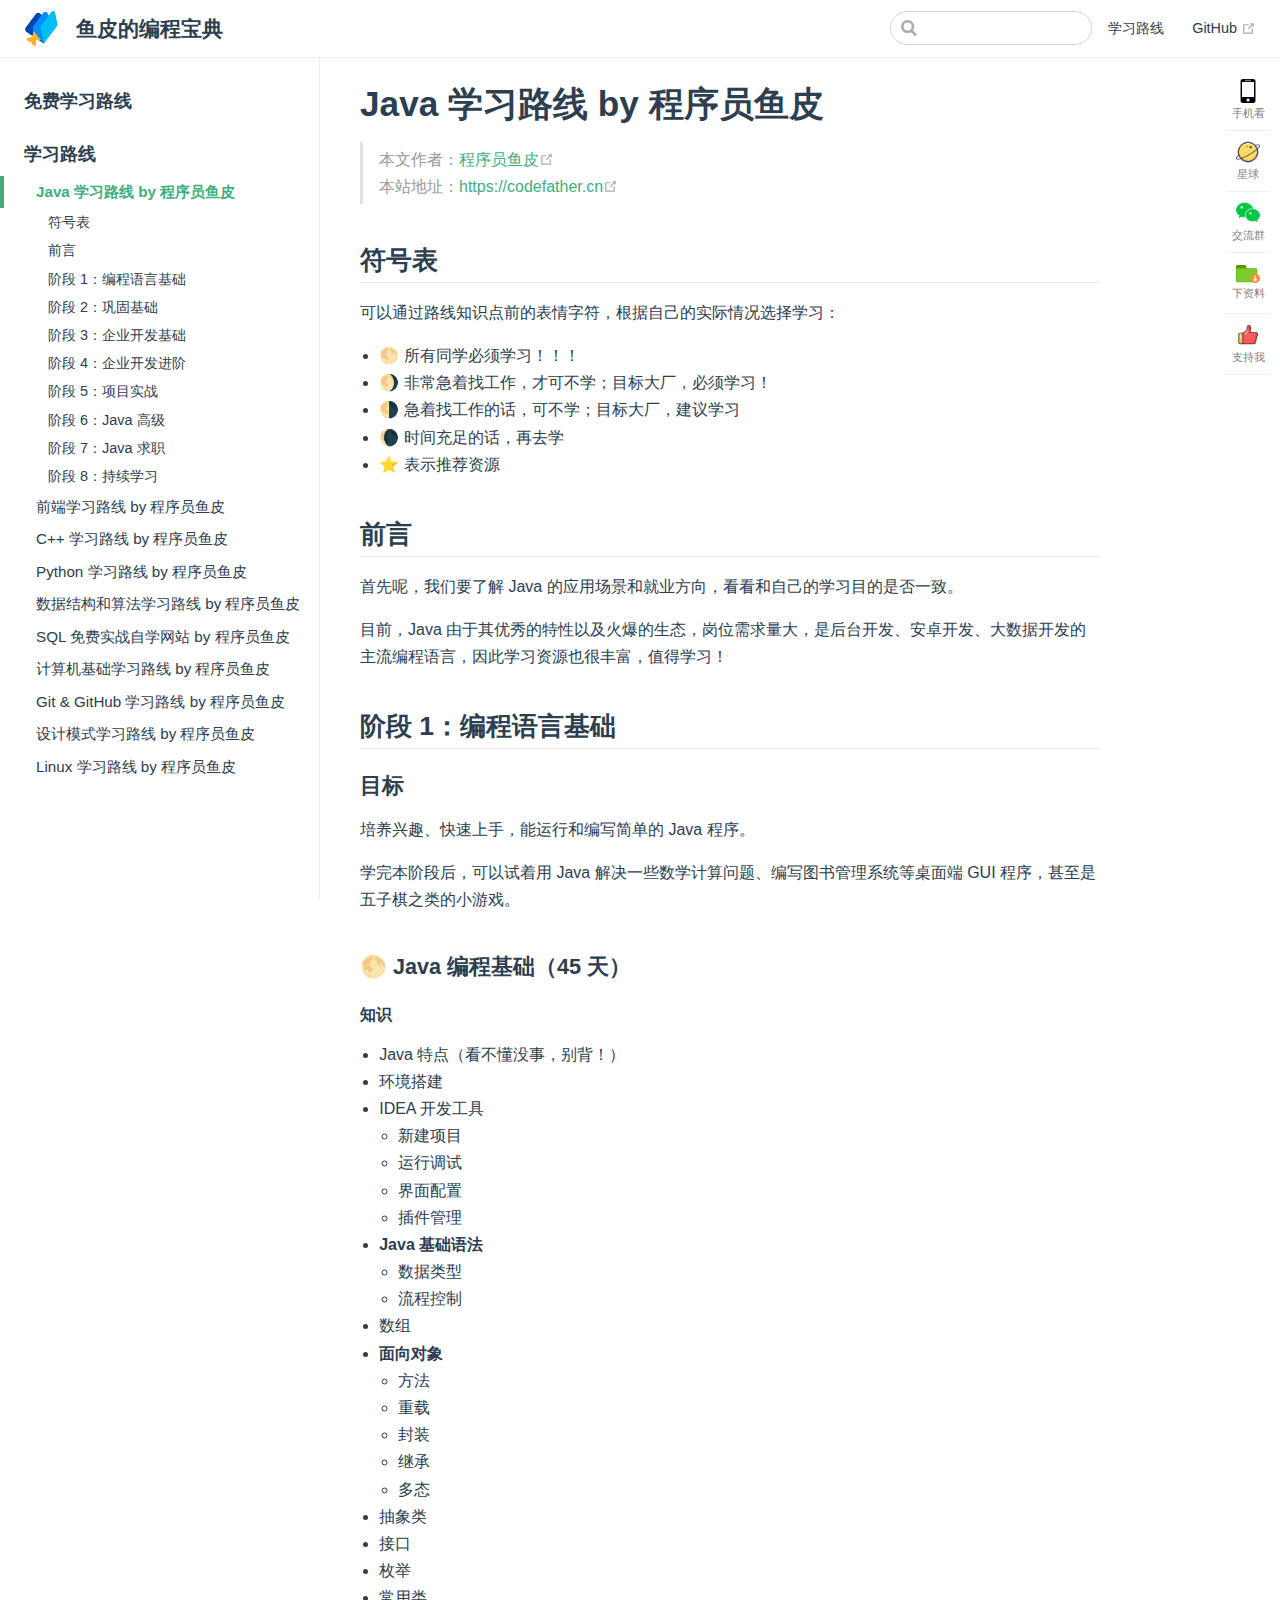
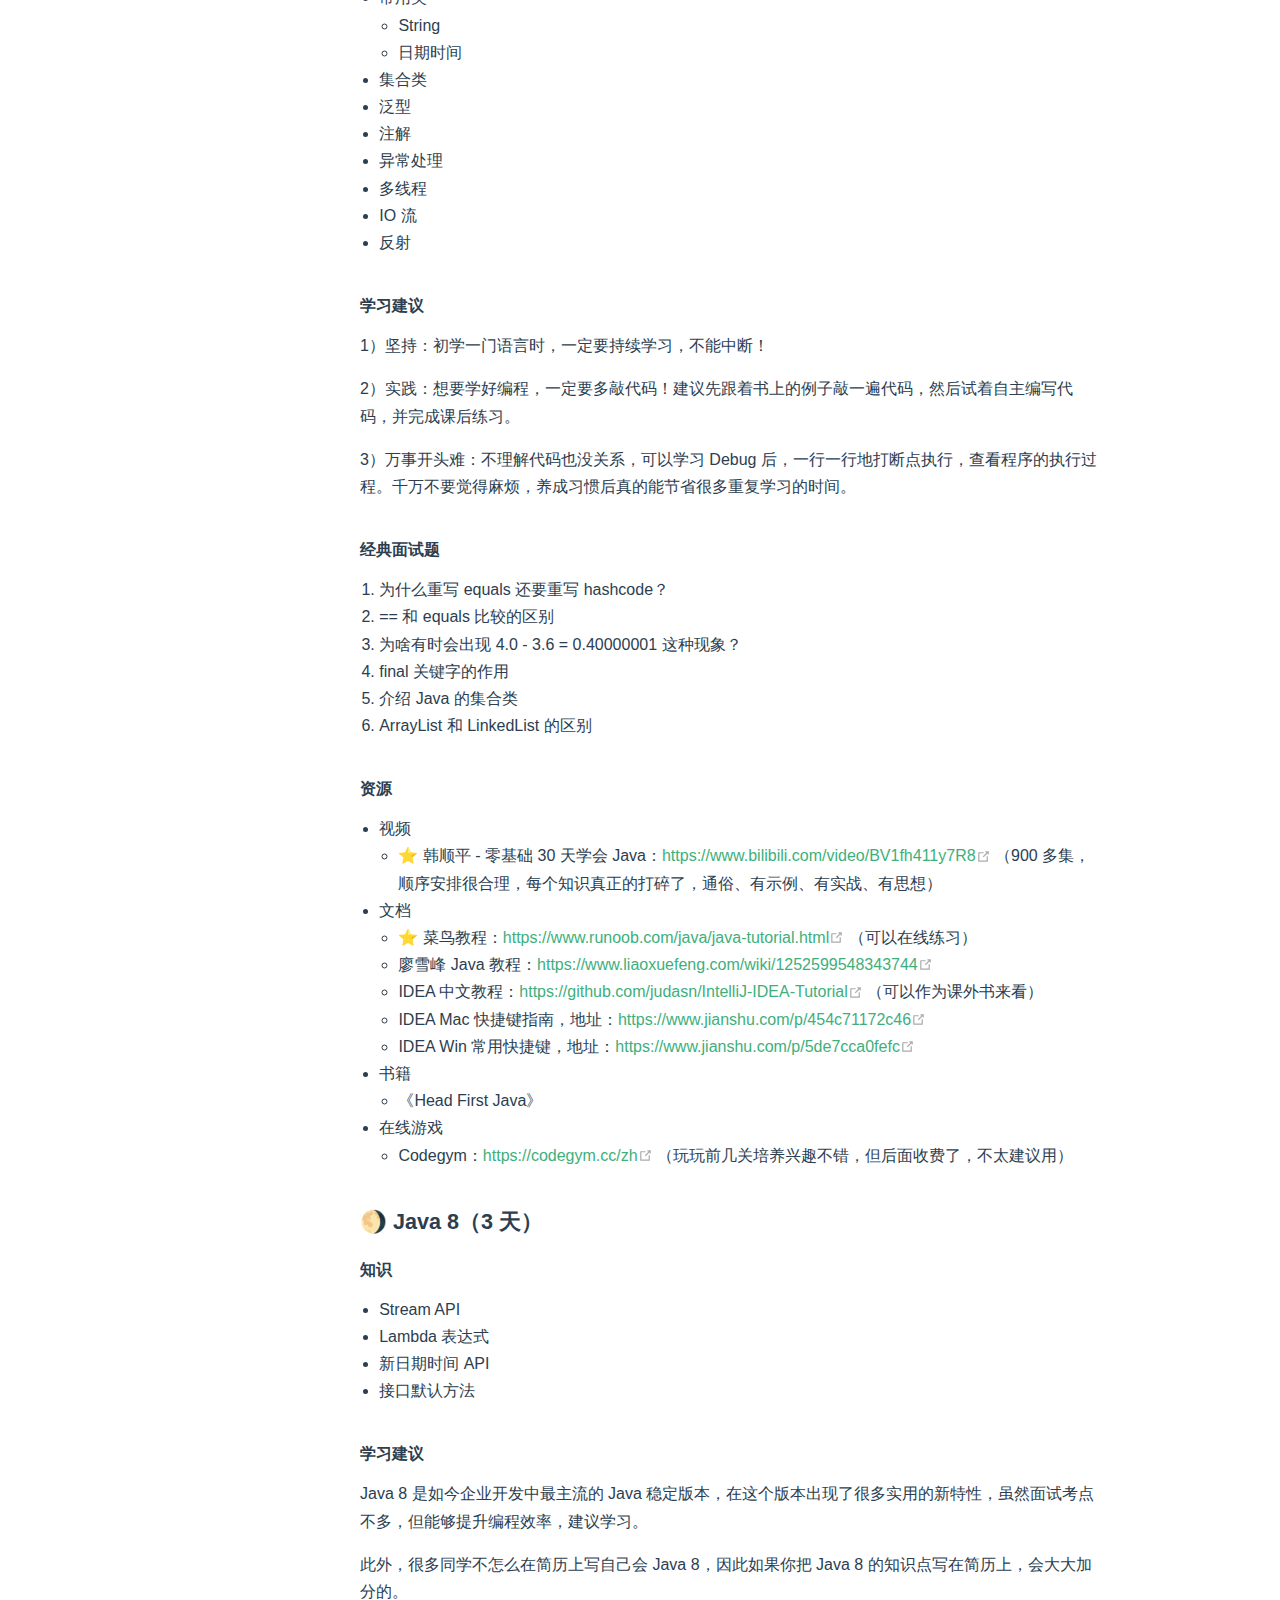
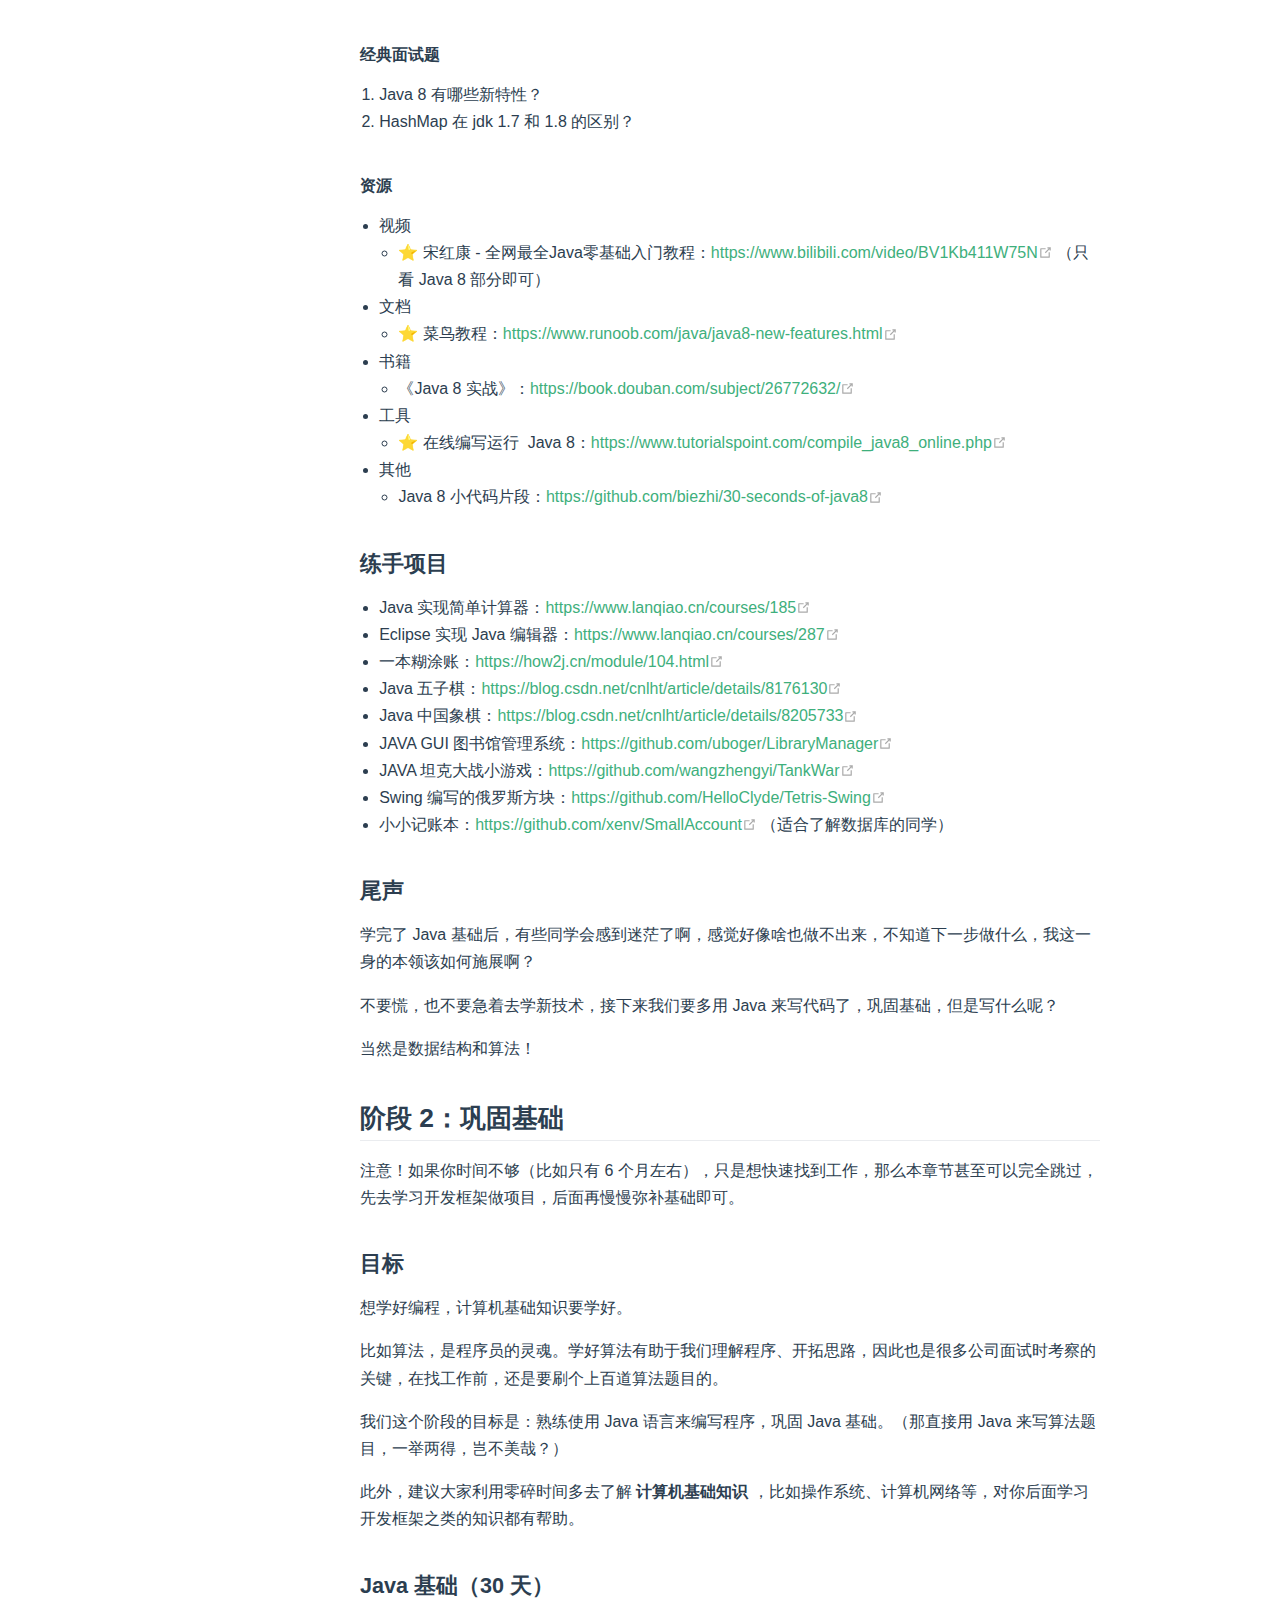
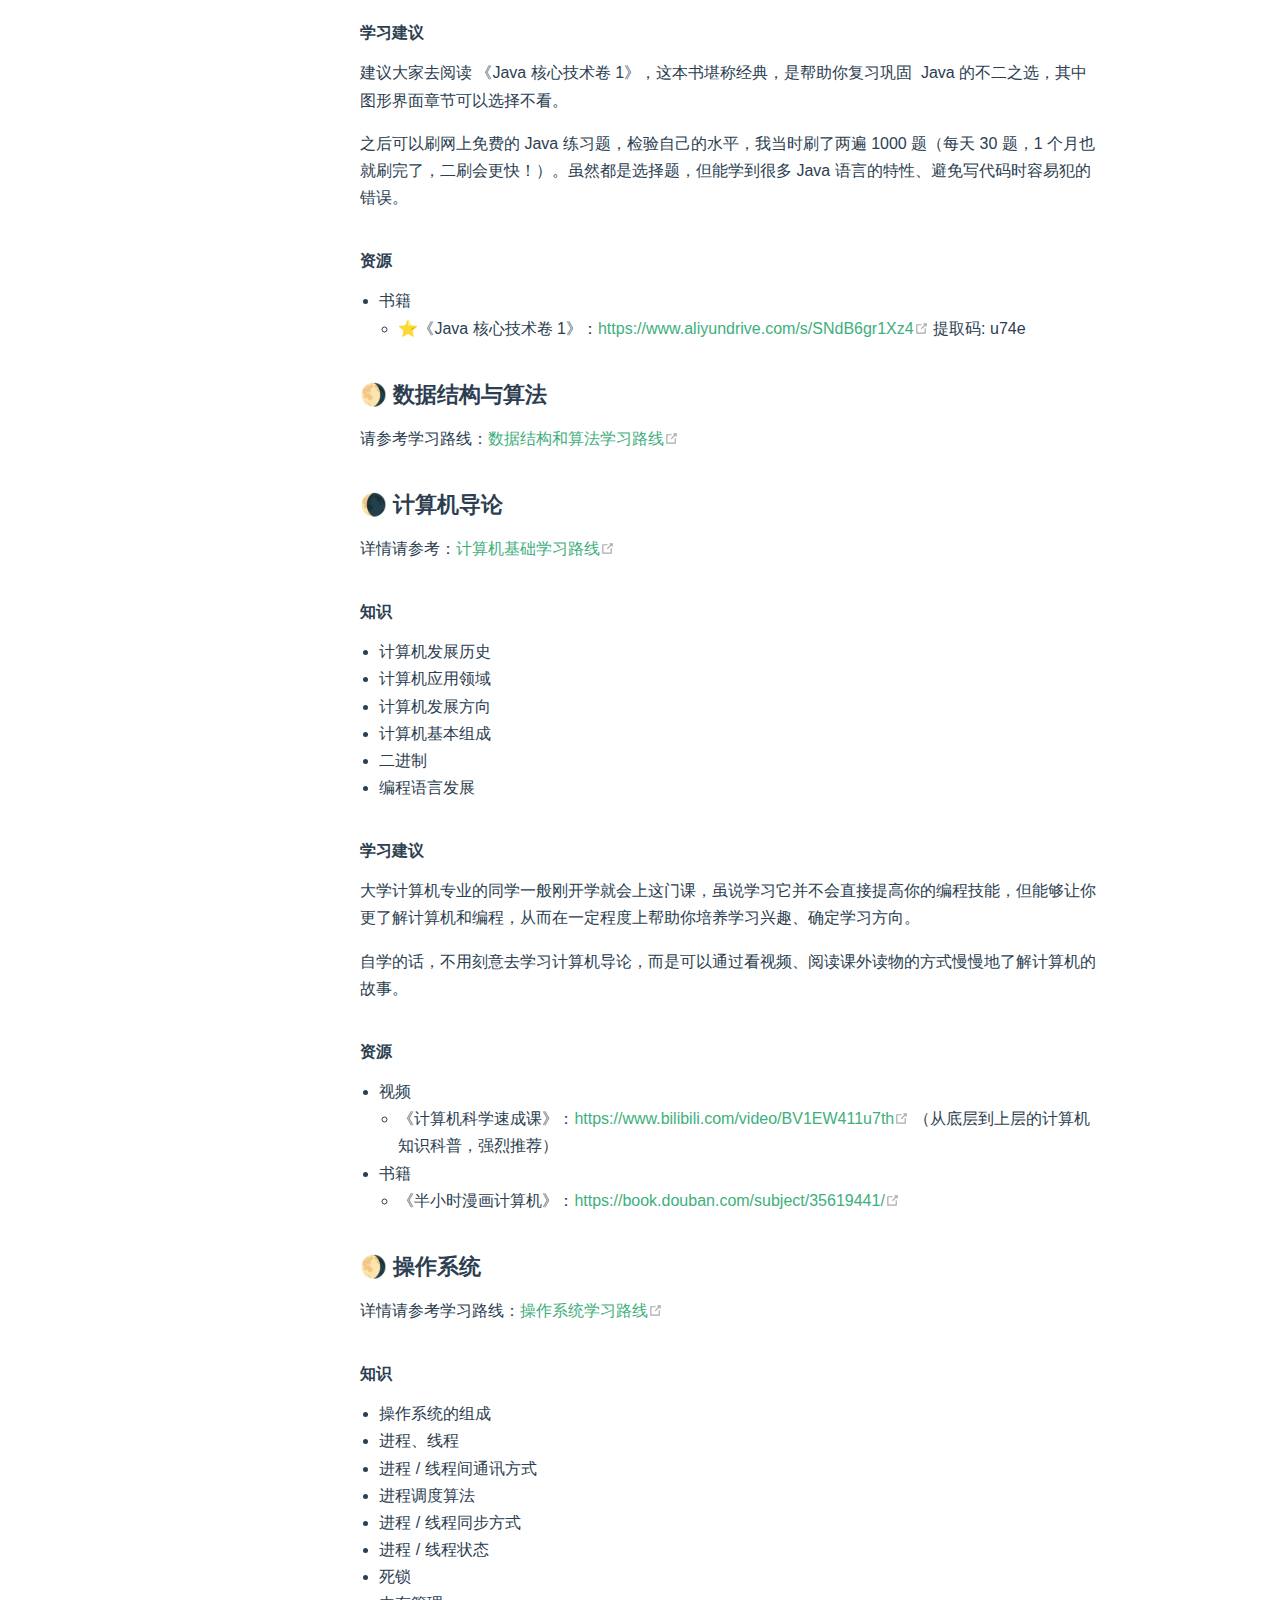
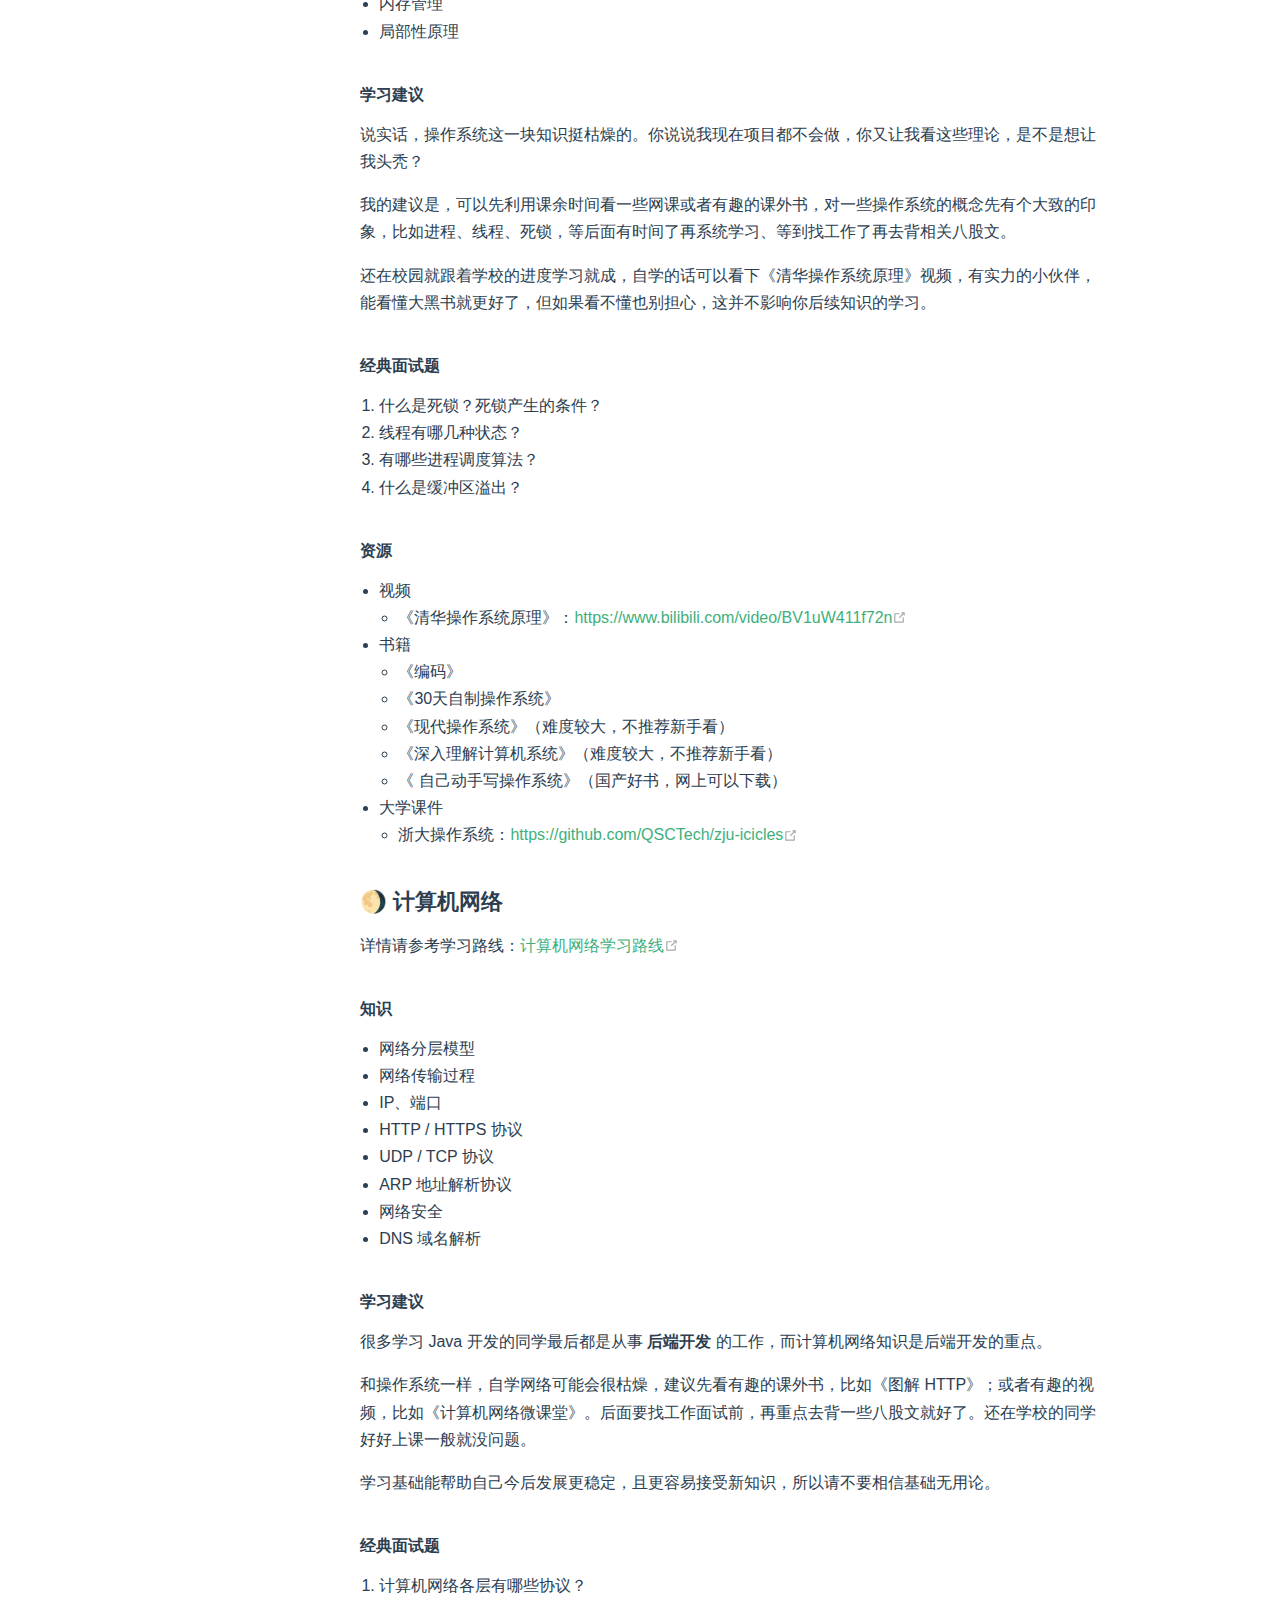
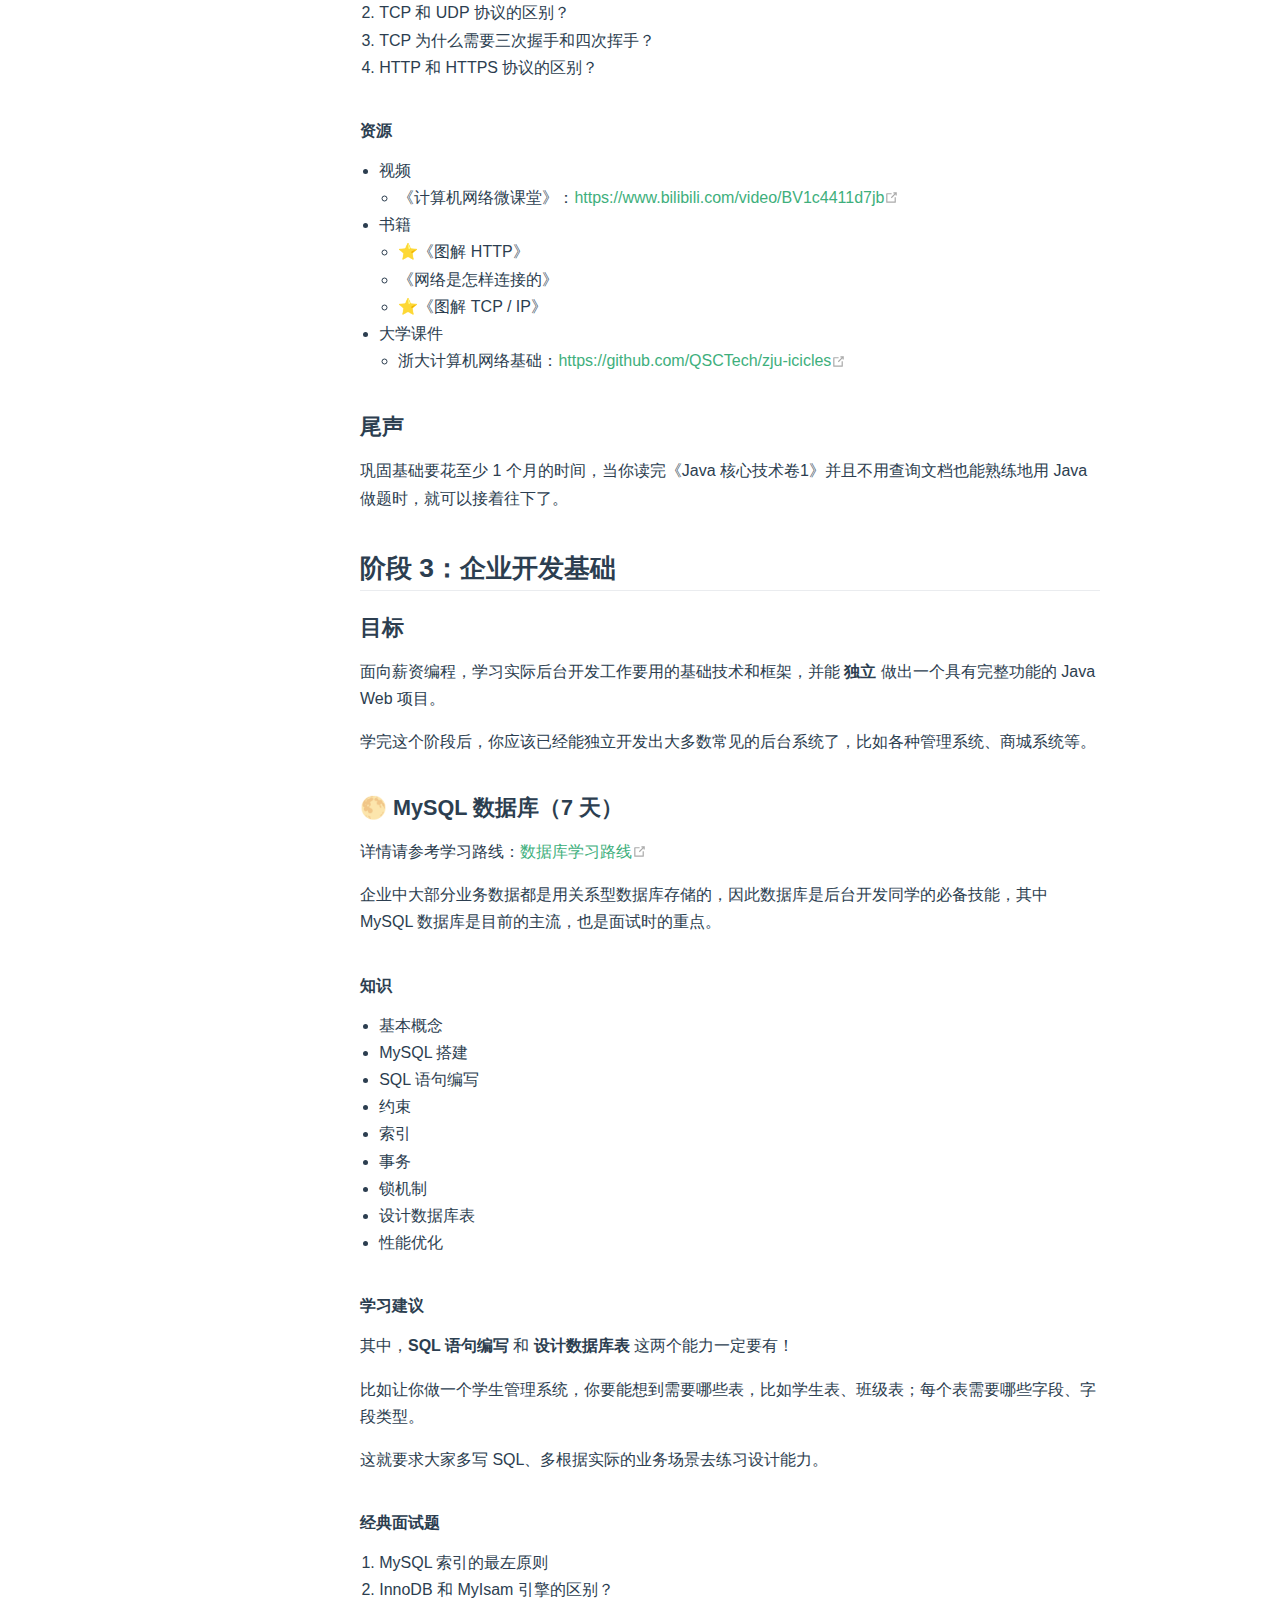
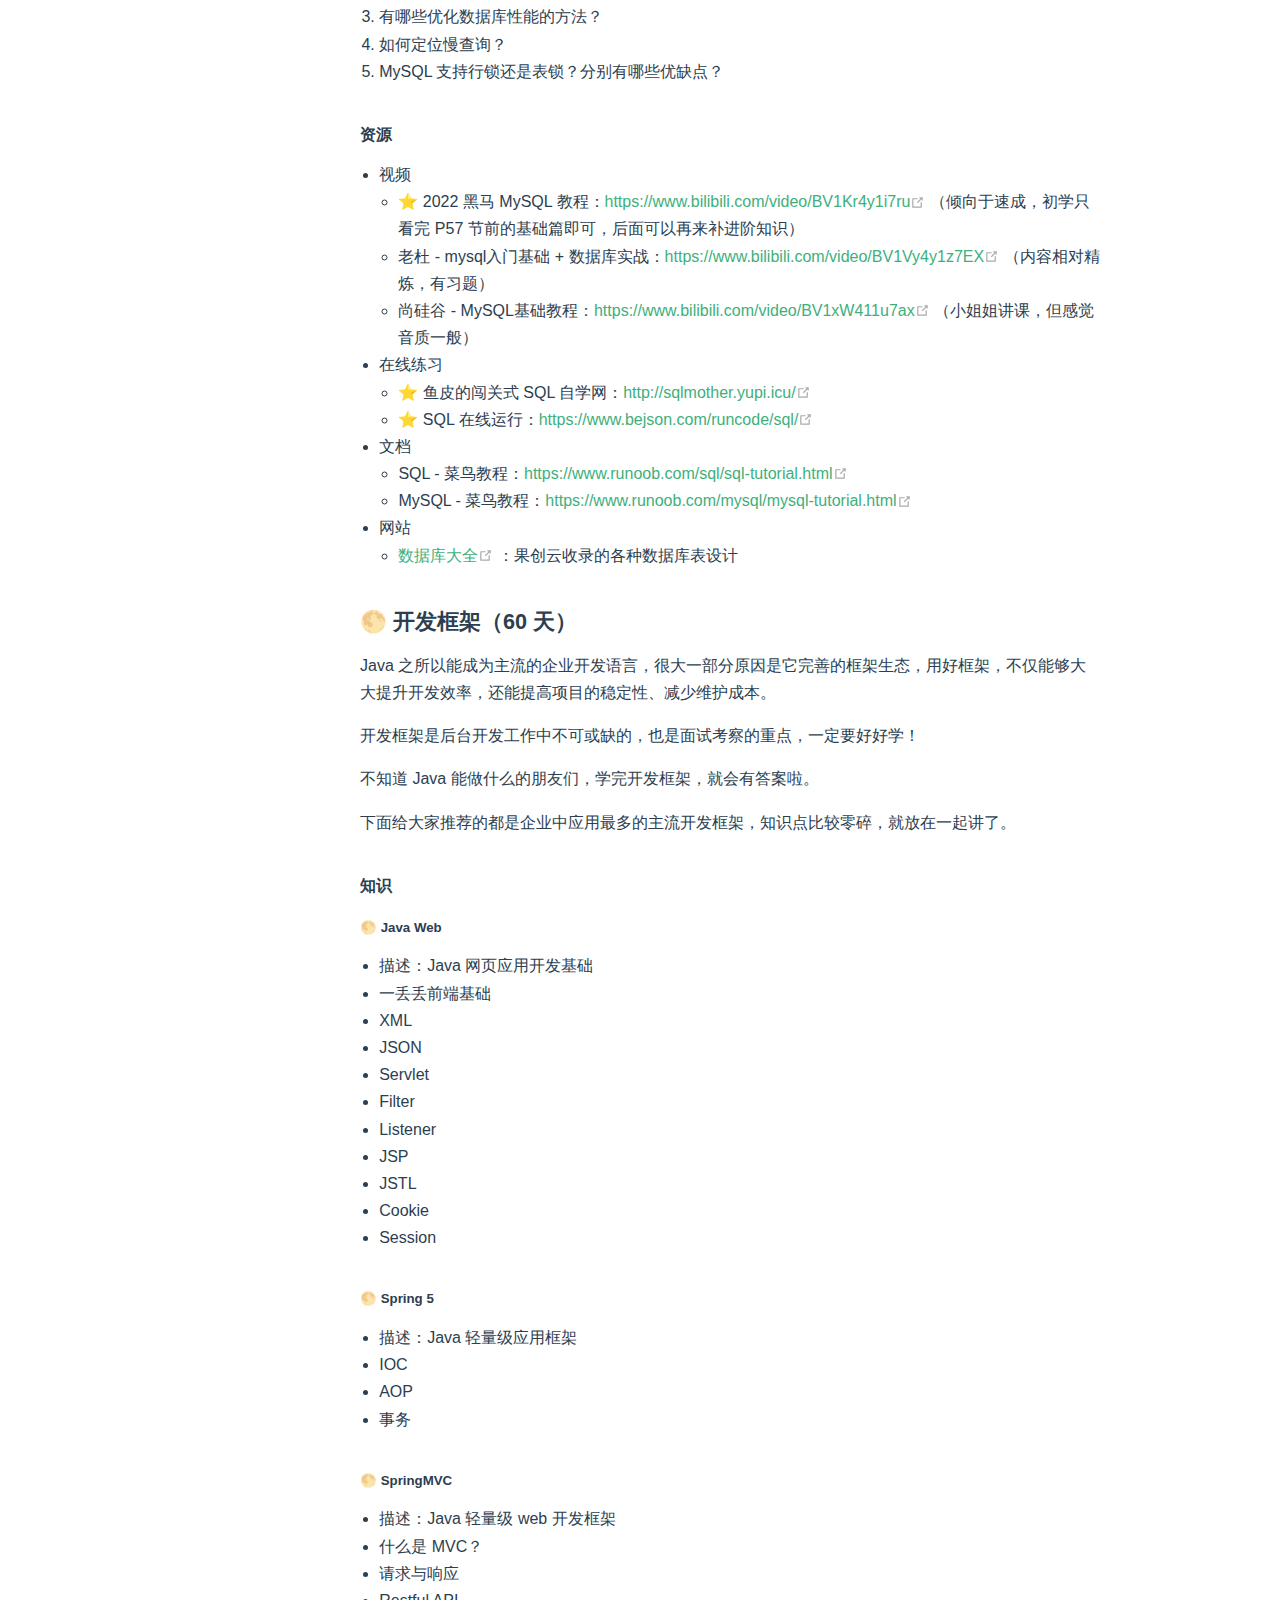
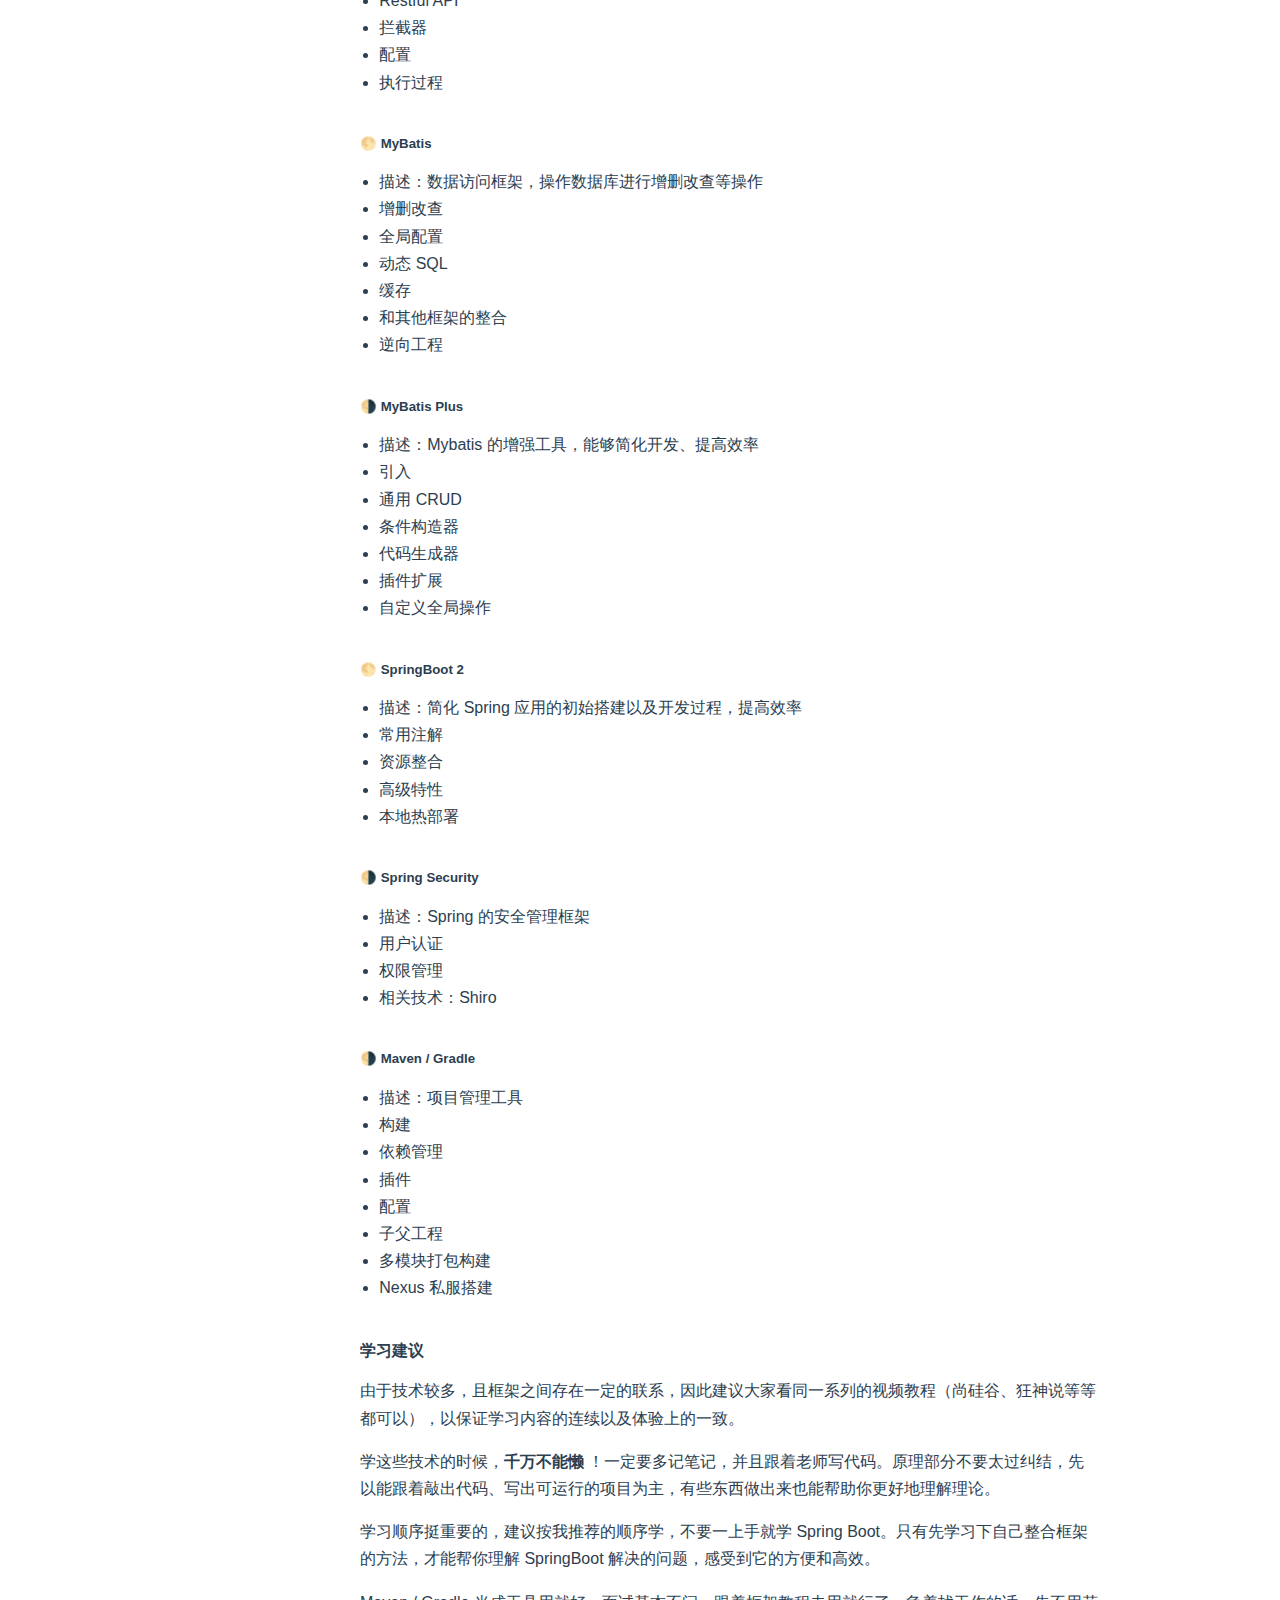
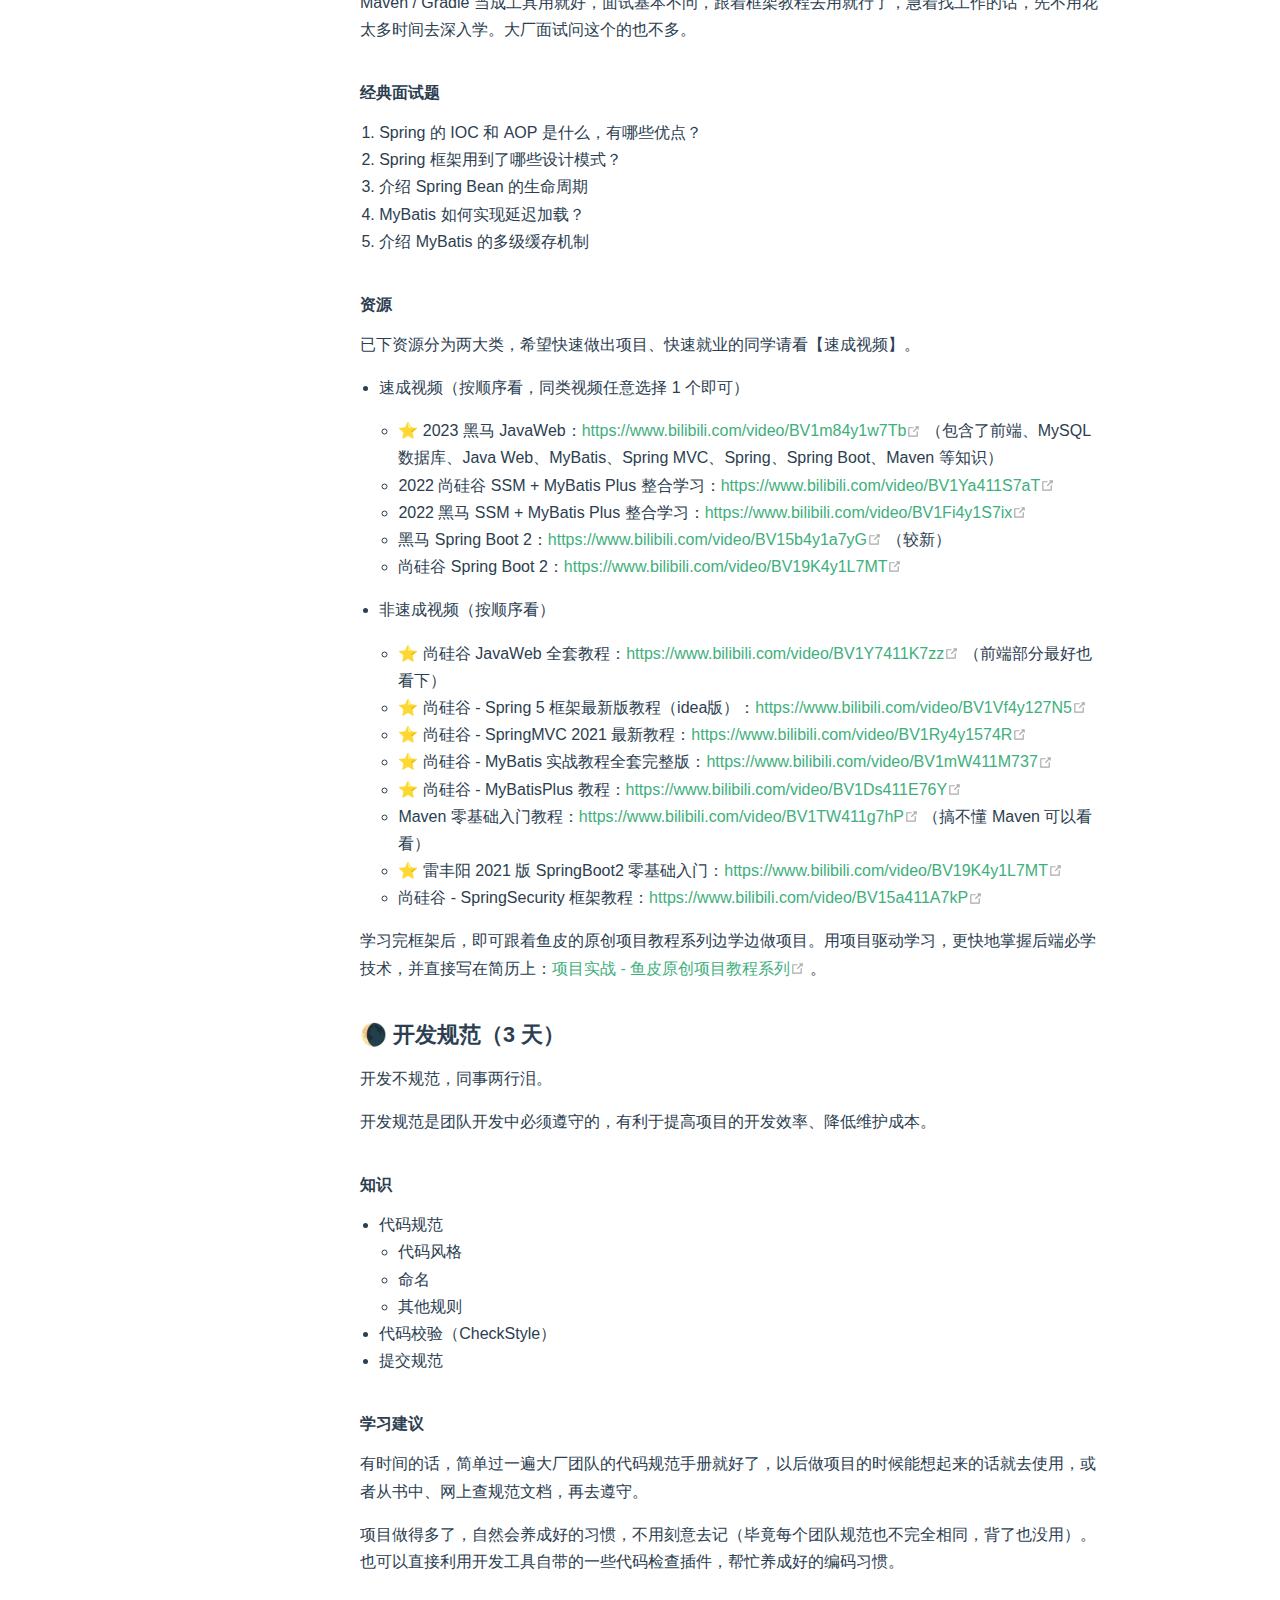
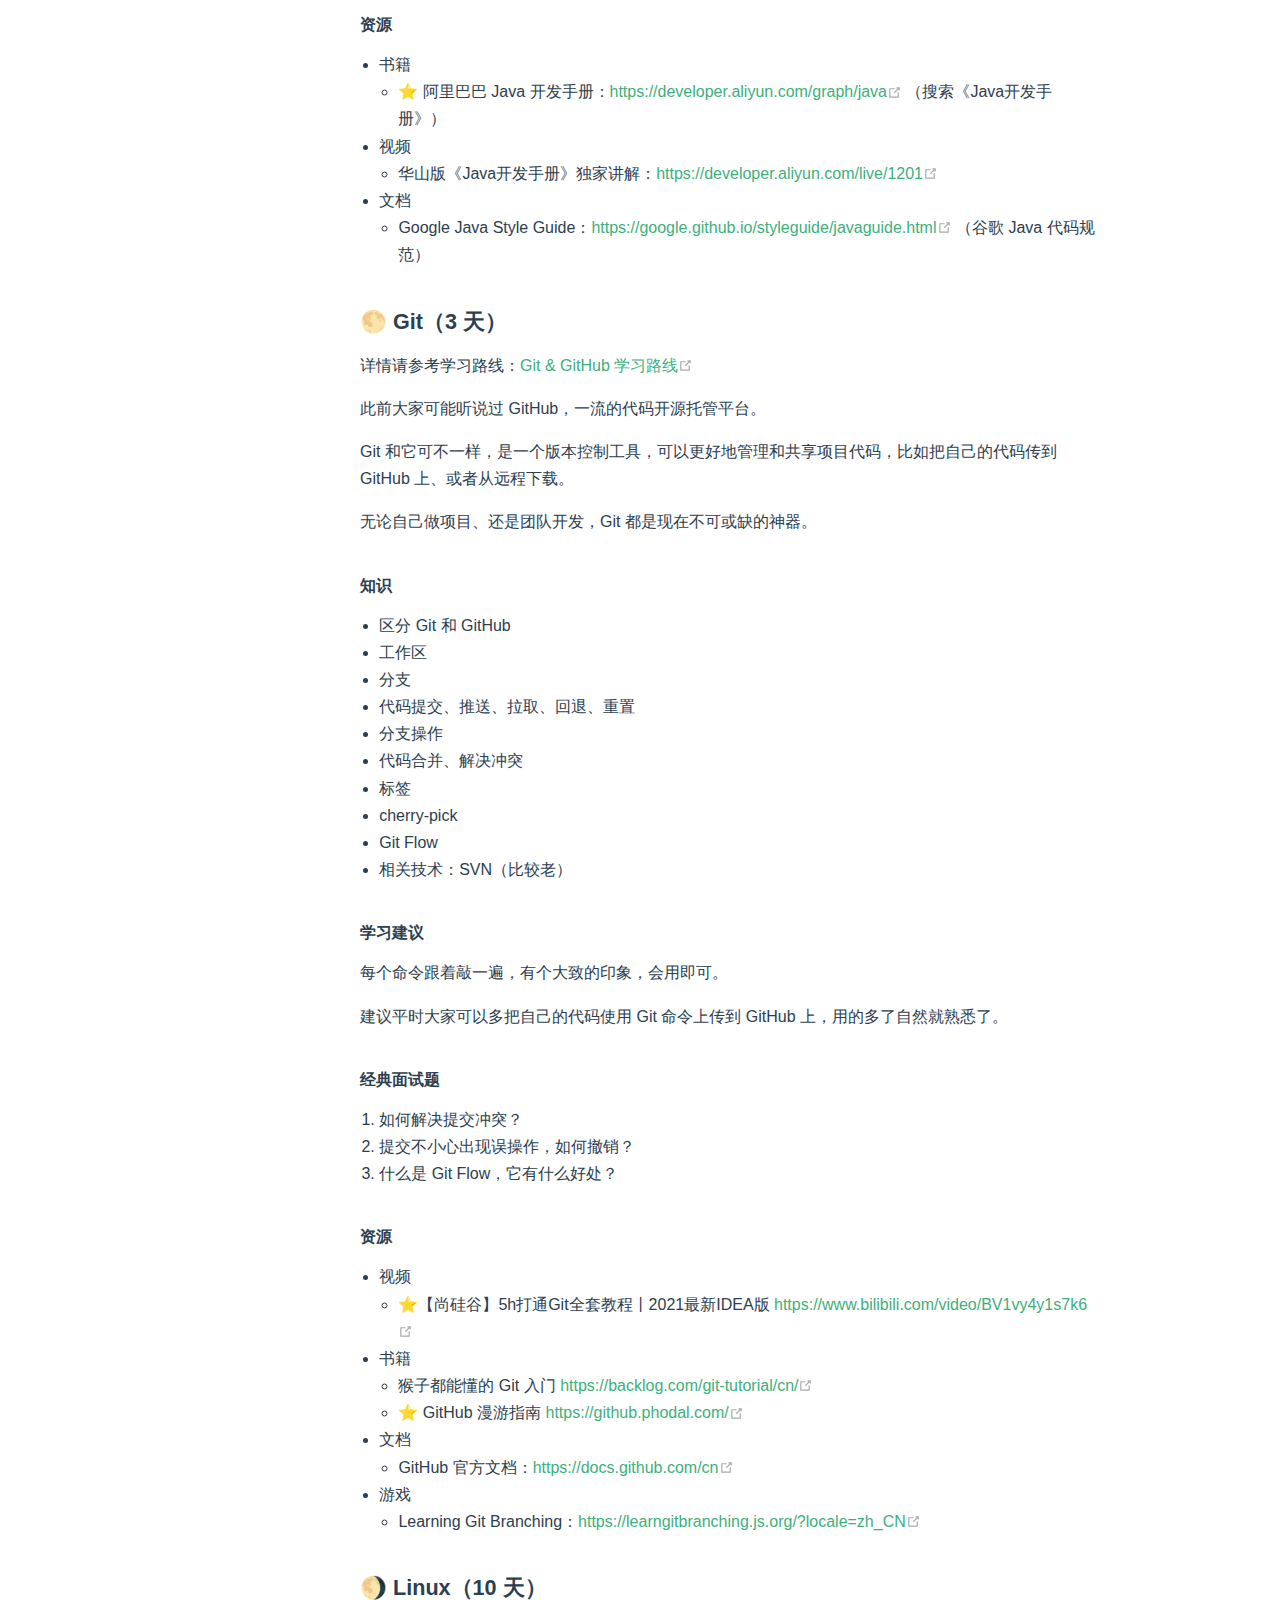
<file: java学习路线-by-程序员鱼皮/index.html>
<!DOCTYPE html>
<html lang="en-US">
  <head>
    <meta charset="utf-8">
    <meta name="viewport" content="width=device-width,initial-scale=1">
    <title>Java 学习路线 by 程序员鱼皮 | 鱼皮的编程宝典</title>
    <meta name="generator" content="VuePress 1.9.10">
    <link rel="icon" href="/favicon.ico">
    <script>
        var _hmt = _hmt || [];
        (function() {
          var hm = document.createElement("script");
          hm.src = "https://hm.baidu.com/hm.js?2675818a983a3131404cee835018f016";
          var s = document.getElementsByTagName("script")[0]; 
          s.parentNode.insertBefore(hm, s);
        })();
      </script>
    <meta name="description" content="贴心的编程学习路线，全面的编程知识百科">
    <meta property="og:site_name" content="鱼皮的编程宝典">
    <meta property="og:title" content="Java 学习路线 by 程序员鱼皮">
    <meta property="og:type" content="article">
    <meta property="og:url" content="https://codefather.cn/java%E5%AD%A6%E4%B9%A0%E8%B7%AF%E7%BA%BF-by-%E7%A8%8B%E5%BA%8F%E5%91%98%E9%B1%BC%E7%9A%AE/">
    <meta name="twitter:title" content="Java 学习路线 by 程序员鱼皮">
    <meta name="twitter:url" content="https://codefather.cn/java%E5%AD%A6%E4%B9%A0%E8%B7%AF%E7%BA%BF-by-%E7%A8%8B%E5%BA%8F%E5%91%98%E9%B1%BC%E7%9A%AE/">
    <meta name="twitter:card" content="summary_large_image">
    <meta name="twitter:label1" content="Written by">
    <meta name="twitter:label2" content="Filed under">
    <meta name="twitter:data2" content="程序员, 编程, 计算机">
    <meta property="article:tag" content="程序员">
    <meta name="keywords" content="程序员鱼皮, 编程学习路线, 编程知识百科, Java, 编程导航, 前端, 开发, 编程分享, 项目, IT, 求职, 面经">
    
    <link rel="preload" href="/assets/css/0.styles.faa003e1.css" as="style"><link rel="preload" href="/assets/js/app.64a5bd0e.js" as="script"><link rel="preload" href="/assets/js/2.e8b4ad81.js" as="script"><link rel="preload" href="/assets/js/31.2621e206.js" as="script"><link rel="prefetch" href="/assets/js/1.9991d708.js"><link rel="prefetch" href="/assets/js/10.bc8da724.js"><link rel="prefetch" href="/assets/js/11.39888d04.js"><link rel="prefetch" href="/assets/js/12.66cbba2f.js"><link rel="prefetch" href="/assets/js/13.cea20080.js"><link rel="prefetch" href="/assets/js/14.f1453d2b.js"><link rel="prefetch" href="/assets/js/15.cb247b38.js"><link rel="prefetch" href="/assets/js/16.7ed9e4ea.js"><link rel="prefetch" href="/assets/js/17.b15b3125.js"><link rel="prefetch" href="/assets/js/18.d0f0bd51.js"><link rel="prefetch" href="/assets/js/19.6c70d69c.js"><link rel="prefetch" href="/assets/js/20.8885a4fa.js"><link rel="prefetch" href="/assets/js/21.2a33c70e.js"><link rel="prefetch" href="/assets/js/22.3e8347a6.js"><link rel="prefetch" href="/assets/js/23.ceb5a5ff.js"><link rel="prefetch" href="/assets/js/24.1a656996.js"><link rel="prefetch" href="/assets/js/25.15e1f641.js"><link rel="prefetch" href="/assets/js/26.4b3ab5d8.js"><link rel="prefetch" href="/assets/js/27.2f029e5b.js"><link rel="prefetch" href="/assets/js/28.86de753e.js"><link rel="prefetch" href="/assets/js/29.22123c10.js"><link rel="prefetch" href="/assets/js/3.4dc033c7.js"><link rel="prefetch" href="/assets/js/30.49840f56.js"><link rel="prefetch" href="/assets/js/32.6a036b5c.js"><link rel="prefetch" href="/assets/js/33.8b19d751.js"><link rel="prefetch" href="/assets/js/34.7a30fa82.js"><link rel="prefetch" href="/assets/js/35.144960a5.js"><link rel="prefetch" href="/assets/js/36.7217a08c.js"><link rel="prefetch" href="/assets/js/37.b727a9c1.js"><link rel="prefetch" href="/assets/js/38.ceb843c0.js"><link rel="prefetch" href="/assets/js/39.e13c1528.js"><link rel="prefetch" href="/assets/js/4.4712ddc5.js"><link rel="prefetch" href="/assets/js/5.f0d86343.js"><link rel="prefetch" href="/assets/js/6.204573ca.js"><link rel="prefetch" href="/assets/js/7.5f73e2c7.js"><link rel="prefetch" href="/assets/js/vendors~docsearch.a4bf5c1f.js">
    <link rel="stylesheet" href="/assets/css/0.styles.faa003e1.css">
  </head>
  <body>
    <div id="app" data-server-rendered="true"><div class="theme-container"><header class="navbar"><div class="sidebar-button"><svg xmlns="http://www.w3.org/2000/svg" aria-hidden="true" role="img" viewBox="0 0 448 512" class="icon"><path fill="currentColor" d="M436 124H12c-6.627 0-12-5.373-12-12V80c0-6.627 5.373-12 12-12h424c6.627 0 12 5.373 12 12v32c0 6.627-5.373 12-12 12zm0 160H12c-6.627 0-12-5.373-12-12v-32c0-6.627 5.373-12 12-12h424c6.627 0 12 5.373 12 12v32c0 6.627-5.373 12-12 12zm0 160H12c-6.627 0-12-5.373-12-12v-32c0-6.627 5.373-12 12-12h424c6.627 0 12 5.373 12 12v32c0 6.627-5.373 12-12 12z"></path></svg></div> <a href="/" class="home-link router-link-active"><img src="/logo.png" alt="鱼皮的编程宝典" class="logo"> <span class="site-name can-hide">鱼皮的编程宝典</span></a> <div class="links"><div class="search-box"><input aria-label="Search" autocomplete="off" spellcheck="false" value=""> <!----></div> <nav class="nav-links can-hide"><div class="nav-item"><a href="/学习路线/" class="nav-link">
  学习路线
</a></div> <a href="https://github.com/liyupi/codefather" target="_blank" rel="noopener noreferrer" class="repo-link">
    GitHub
    <span><svg xmlns="http://www.w3.org/2000/svg" aria-hidden="true" focusable="false" x="0px" y="0px" viewBox="0 0 100 100" width="15" height="15" class="icon outbound"><path fill="currentColor" d="M18.8,85.1h56l0,0c2.2,0,4-1.8,4-4v-32h-8v28h-48v-48h28v-8h-32l0,0c-2.2,0-4,1.8-4,4v56C14.8,83.3,16.6,85.1,18.8,85.1z"></path> <polygon fill="currentColor" points="45.7,48.7 51.3,54.3 77.2,28.5 77.2,37.2 85.2,37.2 85.2,14.9 62.8,14.9 62.8,22.9 71.5,22.9"></polygon></svg> <span class="sr-only">(opens new window)</span></span></a></nav></div></header> <div class="sidebar-mask"></div> <aside class="sidebar"><nav class="nav-links"><div class="nav-item"><a href="/学习路线/" class="nav-link">
  学习路线
</a></div> <a href="https://github.com/liyupi/codefather" target="_blank" rel="noopener noreferrer" class="repo-link">
    GitHub
    <span><svg xmlns="http://www.w3.org/2000/svg" aria-hidden="true" focusable="false" x="0px" y="0px" viewBox="0 0 100 100" width="15" height="15" class="icon outbound"><path fill="currentColor" d="M18.8,85.1h56l0,0c2.2,0,4-1.8,4-4v-32h-8v28h-48v-48h28v-8h-32l0,0c-2.2,0-4,1.8-4,4v56C14.8,83.3,16.6,85.1,18.8,85.1z"></path> <polygon fill="currentColor" points="45.7,48.7 51.3,54.3 77.2,28.5 77.2,37.2 85.2,37.2 85.2,14.9 62.8,14.9 62.8,22.9 71.5,22.9"></polygon></svg> <span class="sr-only">(opens new window)</span></span></a></nav>  <ul class="sidebar-links"><li><a href="/%E5%AD%A6%E4%B9%A0%E8%B7%AF%E7%BA%BF/" class="sidebar-link">免费学习路线</a></li><li><section class="sidebar-group depth-0"><p class="sidebar-heading open"><span>学习路线</span> <!----></p> <ul class="sidebar-links sidebar-group-items"><li><a href="/java%E5%AD%A6%E4%B9%A0%E8%B7%AF%E7%BA%BF-by-%E7%A8%8B%E5%BA%8F%E5%91%98%E9%B1%BC%E7%9A%AE/" aria-current="page" class="active sidebar-link">Java 学习路线 by 程序员鱼皮</a><ul class="sidebar-sub-headers"><li class="sidebar-sub-header"><a href="/java%E5%AD%A6%E4%B9%A0%E8%B7%AF%E7%BA%BF-by-%E7%A8%8B%E5%BA%8F%E5%91%98%E9%B1%BC%E7%9A%AE/#符号表" class="sidebar-link">符号表</a></li><li class="sidebar-sub-header"><a href="/java%E5%AD%A6%E4%B9%A0%E8%B7%AF%E7%BA%BF-by-%E7%A8%8B%E5%BA%8F%E5%91%98%E9%B1%BC%E7%9A%AE/#前言" class="sidebar-link">前言</a></li><li class="sidebar-sub-header"><a href="/java%E5%AD%A6%E4%B9%A0%E8%B7%AF%E7%BA%BF-by-%E7%A8%8B%E5%BA%8F%E5%91%98%E9%B1%BC%E7%9A%AE/#阶段-1-编程语言基础" class="sidebar-link">阶段 1：编程语言基础</a></li><li class="sidebar-sub-header"><a href="/java%E5%AD%A6%E4%B9%A0%E8%B7%AF%E7%BA%BF-by-%E7%A8%8B%E5%BA%8F%E5%91%98%E9%B1%BC%E7%9A%AE/#阶段-2-巩固基础" class="sidebar-link">阶段 2：巩固基础</a></li><li class="sidebar-sub-header"><a href="/java%E5%AD%A6%E4%B9%A0%E8%B7%AF%E7%BA%BF-by-%E7%A8%8B%E5%BA%8F%E5%91%98%E9%B1%BC%E7%9A%AE/#阶段-3-企业开发基础" class="sidebar-link">阶段 3：企业开发基础</a></li><li class="sidebar-sub-header"><a href="/java%E5%AD%A6%E4%B9%A0%E8%B7%AF%E7%BA%BF-by-%E7%A8%8B%E5%BA%8F%E5%91%98%E9%B1%BC%E7%9A%AE/#阶段-4-企业开发进阶" class="sidebar-link">阶段 4：企业开发进阶</a></li><li class="sidebar-sub-header"><a href="/java%E5%AD%A6%E4%B9%A0%E8%B7%AF%E7%BA%BF-by-%E7%A8%8B%E5%BA%8F%E5%91%98%E9%B1%BC%E7%9A%AE/#阶段-5-项目实战" class="sidebar-link">阶段 5：项目实战</a></li><li class="sidebar-sub-header"><a href="/java%E5%AD%A6%E4%B9%A0%E8%B7%AF%E7%BA%BF-by-%E7%A8%8B%E5%BA%8F%E5%91%98%E9%B1%BC%E7%9A%AE/#阶段-6-java-高级" class="sidebar-link">阶段 6：Java 高级</a></li><li class="sidebar-sub-header"><a href="/java%E5%AD%A6%E4%B9%A0%E8%B7%AF%E7%BA%BF-by-%E7%A8%8B%E5%BA%8F%E5%91%98%E9%B1%BC%E7%9A%AE/#阶段-7-java-求职" class="sidebar-link">阶段 7：Java 求职</a></li><li class="sidebar-sub-header"><a href="/java%E5%AD%A6%E4%B9%A0%E8%B7%AF%E7%BA%BF-by-%E7%A8%8B%E5%BA%8F%E5%91%98%E9%B1%BC%E7%9A%AE/#阶段-8-持续学习" class="sidebar-link">阶段 8：持续学习</a></li></ul></li><li><a href="/%E5%89%8D%E7%AB%AF%E5%AD%A6%E4%B9%A0%E8%B7%AF%E7%BA%BF-by-%E7%A8%8B%E5%BA%8F%E5%91%98%E9%B1%BC%E7%9A%AE/" class="sidebar-link">前端学习路线 by 程序员鱼皮</a></li><li><a href="/c-%E5%AD%A6%E4%B9%A0%E8%B7%AF%E7%BA%BF-by-%E7%A8%8B%E5%BA%8F%E5%91%98%E9%B1%BC%E7%9A%AE/" class="sidebar-link">C++ 学习路线 by 程序员鱼皮</a></li><li><a href="/python%E5%AD%A6%E4%B9%A0%E8%B7%AF%E7%BA%BF-by-%E7%A8%8B%E5%BA%8F%E5%91%98%E9%B1%BC%E7%9A%AE/" class="sidebar-link">Python 学习路线 by 程序员鱼皮</a></li><li><a href="/%E6%95%B0%E6%8D%AE%E7%BB%93%E6%9E%84%E5%92%8C%E7%AE%97%E6%B3%95%E5%AD%A6%E4%B9%A0%E8%B7%AF%E7%BA%BF-by-%E7%A8%8B%E5%BA%8F%E5%91%98%E9%B1%BC%E7%9A%AE/" class="sidebar-link">数据结构和算法学习路线 by 程序员鱼皮</a></li><li><a href="/sql%E5%85%8D%E8%B4%B9%E5%AE%9E%E6%88%98%E8%87%AA%E5%AD%A6%E7%BD%91%E7%AB%99-by-%E7%A8%8B%E5%BA%8F%E5%91%98%E9%B1%BC%E7%9A%AE/" class="sidebar-link">SQL 免费实战自学网站 by 程序员鱼皮</a></li><li><a href="/%E8%AE%A1%E7%AE%97%E6%9C%BA%E5%9F%BA%E7%A1%80%E5%AD%A6%E4%B9%A0%E8%B7%AF%E7%BA%BF-by-%E7%A8%8B%E5%BA%8F%E5%91%98%E9%B1%BC%E7%9A%AE/" class="sidebar-link">计算机基础学习路线 by 程序员鱼皮</a></li><li><a href="/git-github%E5%AD%A6%E4%B9%A0%E8%B7%AF%E7%BA%BF-by-%E7%A8%8B%E5%BA%8F%E5%91%98%E9%B1%BC%E7%9A%AE/" class="sidebar-link">Git &amp; GitHub 学习路线 by 程序员鱼皮</a></li><li><a href="/%E8%AE%BE%E8%AE%A1%E6%A8%A1%E5%BC%8F%E5%AD%A6%E4%B9%A0%E8%B7%AF%E7%BA%BF-by-%E7%A8%8B%E5%BA%8F%E5%91%98%E9%B1%BC%E7%9A%AE/" class="sidebar-link">设计模式学习路线 by 程序员鱼皮</a></li><li><a href="/linux%E5%AD%A6%E4%B9%A0%E8%B7%AF%E7%BA%BF-by-%E7%A8%8B%E5%BA%8F%E5%91%98%E9%B1%BC%E7%9A%AE/" class="sidebar-link">Linux 学习路线 by 程序员鱼皮</a></li></ul></section></li></ul> </aside> <main class="page"> <div class="content"><div style="width:100%"><div class="theme-default-content custom-content content__default"><h1 id="java-学习路线-by-程序员鱼皮"><a href="#java-学习路线-by-程序员鱼皮" class="header-anchor">#</a> Java 学习路线 by 程序员鱼皮</h1> <blockquote><p>本文作者：<a href="https://yuyuanweb.feishu.cn/wiki/Abldw5WkjidySxkKxU2cQdAtnah" target="_blank" rel="noopener noreferrer">程序员鱼皮<span><svg xmlns="http://www.w3.org/2000/svg" aria-hidden="true" focusable="false" x="0px" y="0px" viewBox="0 0 100 100" width="15" height="15" class="icon outbound"><path fill="currentColor" d="M18.8,85.1h56l0,0c2.2,0,4-1.8,4-4v-32h-8v28h-48v-48h28v-8h-32l0,0c-2.2,0-4,1.8-4,4v56C14.8,83.3,16.6,85.1,18.8,85.1z"></path> <polygon fill="currentColor" points="45.7,48.7 51.3,54.3 77.2,28.5 77.2,37.2 85.2,37.2 85.2,14.9 62.8,14.9 62.8,22.9 71.5,22.9"></polygon></svg> <span class="sr-only">(opens new window)</span></span></a></p> <p>本站地址：<a href="https://codefather.cn" target="_blank" rel="noopener noreferrer">https://codefather.cn<span><svg xmlns="http://www.w3.org/2000/svg" aria-hidden="true" focusable="false" x="0px" y="0px" viewBox="0 0 100 100" width="15" height="15" class="icon outbound"><path fill="currentColor" d="M18.8,85.1h56l0,0c2.2,0,4-1.8,4-4v-32h-8v28h-48v-48h28v-8h-32l0,0c-2.2,0-4,1.8-4,4v56C14.8,83.3,16.6,85.1,18.8,85.1z"></path> <polygon fill="currentColor" points="45.7,48.7 51.3,54.3 77.2,28.5 77.2,37.2 85.2,37.2 85.2,14.9 62.8,14.9 62.8,22.9 71.5,22.9"></polygon></svg> <span class="sr-only">(opens new window)</span></span></a></p></blockquote> <h2 id="符号表"><a href="#符号表" class="header-anchor">#</a> 符号表</h2> <p>可以通过路线知识点前的表情字符，根据自己的实际情况选择学习：</p> <ul><li>🌕 所有同学必须学习！！！</li> <li>🌖 非常急着找工作，才可不学；目标大厂，必须学习！</li> <li>🌗 急着找工作的话，可不学；目标大厂，建议学习</li> <li>🌘 时间充足的话，再去学</li> <li>⭐ 表示推荐资源</li></ul> <h2 id="前言"><a href="#前言" class="header-anchor">#</a> 前言</h2> <p>首先呢，我们要了解 Java 的应用场景和就业方向，看看和自己的学习目的是否一致。</p> <p>目前，Java 由于其优秀的特性以及火爆的生态，岗位需求量大，是后台开发、安卓开发、大数据开发的主流编程语言，因此学习资源也很丰富，值得学习！</p> <h2 id="阶段-1-编程语言基础"><a href="#阶段-1-编程语言基础" class="header-anchor">#</a> 阶段 1：编程语言基础</h2> <h3 id="目标"><a href="#目标" class="header-anchor">#</a> 目标</h3> <p>培养兴趣、快速上手，能运行和编写简单的 Java 程序。</p> <p>学完本阶段后，可以试着用 Java 解决一些数学计算问题、编写图书管理系统等桌面端 GUI 程序，甚至是五子棋之类的小游戏。</p> <h3 id="🌕-java-编程基础-45-天"><a href="#🌕-java-编程基础-45-天" class="header-anchor">#</a> 🌕 Java 编程基础（45 天）</h3> <h4 id="知识"><a href="#知识" class="header-anchor">#</a> 知识</h4> <ul><li>Java 特点（看不懂没事，别背！）</li> <li>环境搭建</li> <li>IDEA 开发工具
<ul><li>新建项目</li> <li>运行调试</li> <li>界面配置</li> <li>插件管理</li></ul></li> <li><strong>Java 基础语法</strong> <ul><li>数据类型</li> <li>流程控制</li></ul></li> <li>数组</li> <li><strong>面向对象</strong> <ul><li>方法</li> <li>重载</li> <li>封装</li> <li>继承</li> <li>多态</li></ul></li> <li>抽象类</li> <li>接口</li> <li>枚举</li> <li>常用类
<ul><li>String</li> <li>日期时间</li></ul></li> <li>集合类</li> <li>泛型</li> <li>注解</li> <li>异常处理</li> <li>多线程</li> <li>IO 流</li> <li>反射</li></ul> <h4 id="学习建议"><a href="#学习建议" class="header-anchor">#</a> 学习建议</h4> <p>1）坚持：初学一门语言时，一定要持续学习，不能中断！</p> <p>2）实践：想要学好编程，一定要多敲代码！建议先跟着书上的例子敲一遍代码，然后试着自主编写代码，并完成课后练习。</p> <p>3）万事开头难：不理解代码也没关系，可以学习 Debug 后，一行一行地打断点执行，查看程序的执行过程。千万不要觉得麻烦，养成习惯后真的能节省很多重复学习的时间。</p> <h4 id="经典面试题"><a href="#经典面试题" class="header-anchor">#</a> 经典面试题</h4> <ol><li>为什么重写 equals 还要重写 hashcode？</li> <li>== 和 equals 比较的区别</li> <li>为啥有时会出现 4.0 - 3.6 = 0.40000001 这种现象？</li> <li>final 关键字的作用</li> <li>介绍 Java 的集合类</li> <li>ArrayList 和 LinkedList 的区别</li></ol> <h4 id="资源"><a href="#资源" class="header-anchor">#</a> 资源</h4> <ul><li>视频
<ul><li>⭐ 韩顺平 - 零基础 30 天学会 Java：<a href="https://www.bilibili.com/video/BV1fh411y7R8" target="_blank" rel="noopener noreferrer">https://www.bilibili.com/video/BV1fh411y7R8<span><svg xmlns="http://www.w3.org/2000/svg" aria-hidden="true" focusable="false" x="0px" y="0px" viewBox="0 0 100 100" width="15" height="15" class="icon outbound"><path fill="currentColor" d="M18.8,85.1h56l0,0c2.2,0,4-1.8,4-4v-32h-8v28h-48v-48h28v-8h-32l0,0c-2.2,0-4,1.8-4,4v56C14.8,83.3,16.6,85.1,18.8,85.1z"></path> <polygon fill="currentColor" points="45.7,48.7 51.3,54.3 77.2,28.5 77.2,37.2 85.2,37.2 85.2,14.9 62.8,14.9 62.8,22.9 71.5,22.9"></polygon></svg> <span class="sr-only">(opens new window)</span></span></a> （900 多集，顺序安排很合理，每个知识真正的打碎了，通俗、有示例、有实战、有思想）</li></ul></li> <li>文档
<ul><li>⭐ 菜鸟教程：<a href="https://www.runoob.com/java/java-tutorial.html" target="_blank" rel="noopener noreferrer">https://www.runoob.com/java/java-tutorial.html<span><svg xmlns="http://www.w3.org/2000/svg" aria-hidden="true" focusable="false" x="0px" y="0px" viewBox="0 0 100 100" width="15" height="15" class="icon outbound"><path fill="currentColor" d="M18.8,85.1h56l0,0c2.2,0,4-1.8,4-4v-32h-8v28h-48v-48h28v-8h-32l0,0c-2.2,0-4,1.8-4,4v56C14.8,83.3,16.6,85.1,18.8,85.1z"></path> <polygon fill="currentColor" points="45.7,48.7 51.3,54.3 77.2,28.5 77.2,37.2 85.2,37.2 85.2,14.9 62.8,14.9 62.8,22.9 71.5,22.9"></polygon></svg> <span class="sr-only">(opens new window)</span></span></a> （可以在线练习）</li> <li>廖雪峰 Java 教程：<a href="https://www.liaoxuefeng.com/wiki/1252599548343744" target="_blank" rel="noopener noreferrer">https://www.liaoxuefeng.com/wiki/1252599548343744<span><svg xmlns="http://www.w3.org/2000/svg" aria-hidden="true" focusable="false" x="0px" y="0px" viewBox="0 0 100 100" width="15" height="15" class="icon outbound"><path fill="currentColor" d="M18.8,85.1h56l0,0c2.2,0,4-1.8,4-4v-32h-8v28h-48v-48h28v-8h-32l0,0c-2.2,0-4,1.8-4,4v56C14.8,83.3,16.6,85.1,18.8,85.1z"></path> <polygon fill="currentColor" points="45.7,48.7 51.3,54.3 77.2,28.5 77.2,37.2 85.2,37.2 85.2,14.9 62.8,14.9 62.8,22.9 71.5,22.9"></polygon></svg> <span class="sr-only">(opens new window)</span></span></a></li> <li>IDEA 中文教程：<a href="https://github.com/judasn/IntelliJ-IDEA-Tutorial" target="_blank" rel="noopener noreferrer">https://github.com/judasn/IntelliJ-IDEA-Tutorial<span><svg xmlns="http://www.w3.org/2000/svg" aria-hidden="true" focusable="false" x="0px" y="0px" viewBox="0 0 100 100" width="15" height="15" class="icon outbound"><path fill="currentColor" d="M18.8,85.1h56l0,0c2.2,0,4-1.8,4-4v-32h-8v28h-48v-48h28v-8h-32l0,0c-2.2,0-4,1.8-4,4v56C14.8,83.3,16.6,85.1,18.8,85.1z"></path> <polygon fill="currentColor" points="45.7,48.7 51.3,54.3 77.2,28.5 77.2,37.2 85.2,37.2 85.2,14.9 62.8,14.9 62.8,22.9 71.5,22.9"></polygon></svg> <span class="sr-only">(opens new window)</span></span></a> （可以作为课外书来看）</li> <li>IDEA Mac 快捷键指南，地址：<a href="https://www.jianshu.com/p/454c71172c46" target="_blank" rel="noopener noreferrer">https://www.jianshu.com/p/454c71172c46<span><svg xmlns="http://www.w3.org/2000/svg" aria-hidden="true" focusable="false" x="0px" y="0px" viewBox="0 0 100 100" width="15" height="15" class="icon outbound"><path fill="currentColor" d="M18.8,85.1h56l0,0c2.2,0,4-1.8,4-4v-32h-8v28h-48v-48h28v-8h-32l0,0c-2.2,0-4,1.8-4,4v56C14.8,83.3,16.6,85.1,18.8,85.1z"></path> <polygon fill="currentColor" points="45.7,48.7 51.3,54.3 77.2,28.5 77.2,37.2 85.2,37.2 85.2,14.9 62.8,14.9 62.8,22.9 71.5,22.9"></polygon></svg> <span class="sr-only">(opens new window)</span></span></a></li> <li>IDEA Win 常用快捷键，地址：<a href="https://www.jianshu.com/p/5de7cca0fefc" target="_blank" rel="noopener noreferrer">https://www.jianshu.com/p/5de7cca0fefc<span><svg xmlns="http://www.w3.org/2000/svg" aria-hidden="true" focusable="false" x="0px" y="0px" viewBox="0 0 100 100" width="15" height="15" class="icon outbound"><path fill="currentColor" d="M18.8,85.1h56l0,0c2.2,0,4-1.8,4-4v-32h-8v28h-48v-48h28v-8h-32l0,0c-2.2,0-4,1.8-4,4v56C14.8,83.3,16.6,85.1,18.8,85.1z"></path> <polygon fill="currentColor" points="45.7,48.7 51.3,54.3 77.2,28.5 77.2,37.2 85.2,37.2 85.2,14.9 62.8,14.9 62.8,22.9 71.5,22.9"></polygon></svg> <span class="sr-only">(opens new window)</span></span></a></li></ul></li> <li>书籍
<ul><li>《Head First Java》</li></ul></li> <li>在线游戏
<ul><li>Codegym：<a href="https://codegym.cc/zh" target="_blank" rel="noopener noreferrer">https://codegym.cc/zh<span><svg xmlns="http://www.w3.org/2000/svg" aria-hidden="true" focusable="false" x="0px" y="0px" viewBox="0 0 100 100" width="15" height="15" class="icon outbound"><path fill="currentColor" d="M18.8,85.1h56l0,0c2.2,0,4-1.8,4-4v-32h-8v28h-48v-48h28v-8h-32l0,0c-2.2,0-4,1.8-4,4v56C14.8,83.3,16.6,85.1,18.8,85.1z"></path> <polygon fill="currentColor" points="45.7,48.7 51.3,54.3 77.2,28.5 77.2,37.2 85.2,37.2 85.2,14.9 62.8,14.9 62.8,22.9 71.5,22.9"></polygon></svg> <span class="sr-only">(opens new window)</span></span></a> （玩玩前几关培养兴趣不错，但后面收费了，不太建议用）</li></ul></li></ul> <h3 id="🌖-java-8-3-天"><a href="#🌖-java-8-3-天" class="header-anchor">#</a> 🌖 Java 8（3 天）</h3> <h4 id="知识-2"><a href="#知识-2" class="header-anchor">#</a> 知识</h4> <ul><li>Stream API</li> <li>Lambda 表达式</li> <li>新日期时间 API</li> <li>接口默认方法</li></ul> <h4 id="学习建议-2"><a href="#学习建议-2" class="header-anchor">#</a> 学习建议</h4> <p>Java 8 是如今企业开发中最主流的 Java 稳定版本，在这个版本出现了很多实用的新特性，虽然面试考点不多，但能够提升编程效率，建议学习。</p> <p>此外，很多同学不怎么在简历上写自己会 Java 8，因此如果你把 Java 8 的知识点写在简历上，会大大加分的。</p> <h4 id="经典面试题-2"><a href="#经典面试题-2" class="header-anchor">#</a> 经典面试题</h4> <ol><li>Java 8 有哪些新特性？</li> <li>HashMap 在 jdk 1.7 和 1.8 的区别？</li></ol> <h4 id="资源-2"><a href="#资源-2" class="header-anchor">#</a> 资源</h4> <ul><li>视频
<ul><li>⭐ 宋红康 - 全网最全Java零基础入门教程：<a href="https://www.bilibili.com/video/BV1Kb411W75N" target="_blank" rel="noopener noreferrer">https://www.bilibili.com/video/BV1Kb411W75N<span><svg xmlns="http://www.w3.org/2000/svg" aria-hidden="true" focusable="false" x="0px" y="0px" viewBox="0 0 100 100" width="15" height="15" class="icon outbound"><path fill="currentColor" d="M18.8,85.1h56l0,0c2.2,0,4-1.8,4-4v-32h-8v28h-48v-48h28v-8h-32l0,0c-2.2,0-4,1.8-4,4v56C14.8,83.3,16.6,85.1,18.8,85.1z"></path> <polygon fill="currentColor" points="45.7,48.7 51.3,54.3 77.2,28.5 77.2,37.2 85.2,37.2 85.2,14.9 62.8,14.9 62.8,22.9 71.5,22.9"></polygon></svg> <span class="sr-only">(opens new window)</span></span></a> （只看 Java 8 部分即可）</li></ul></li> <li>文档
<ul><li>⭐ 菜鸟教程：<a href="https://www.runoob.com/java/java8-new-features.html" target="_blank" rel="noopener noreferrer">https://www.runoob.com/java/java8-new-features.html<span><svg xmlns="http://www.w3.org/2000/svg" aria-hidden="true" focusable="false" x="0px" y="0px" viewBox="0 0 100 100" width="15" height="15" class="icon outbound"><path fill="currentColor" d="M18.8,85.1h56l0,0c2.2,0,4-1.8,4-4v-32h-8v28h-48v-48h28v-8h-32l0,0c-2.2,0-4,1.8-4,4v56C14.8,83.3,16.6,85.1,18.8,85.1z"></path> <polygon fill="currentColor" points="45.7,48.7 51.3,54.3 77.2,28.5 77.2,37.2 85.2,37.2 85.2,14.9 62.8,14.9 62.8,22.9 71.5,22.9"></polygon></svg> <span class="sr-only">(opens new window)</span></span></a></li></ul></li> <li>书籍
<ul><li>《Java 8 实战》：<a href="https://book.douban.com/subject/26772632/" target="_blank" rel="noopener noreferrer">https://book.douban.com/subject/26772632/<span><svg xmlns="http://www.w3.org/2000/svg" aria-hidden="true" focusable="false" x="0px" y="0px" viewBox="0 0 100 100" width="15" height="15" class="icon outbound"><path fill="currentColor" d="M18.8,85.1h56l0,0c2.2,0,4-1.8,4-4v-32h-8v28h-48v-48h28v-8h-32l0,0c-2.2,0-4,1.8-4,4v56C14.8,83.3,16.6,85.1,18.8,85.1z"></path> <polygon fill="currentColor" points="45.7,48.7 51.3,54.3 77.2,28.5 77.2,37.2 85.2,37.2 85.2,14.9 62.8,14.9 62.8,22.9 71.5,22.9"></polygon></svg> <span class="sr-only">(opens new window)</span></span></a></li></ul></li> <li>工具
<ul><li>⭐ 在线编写运行  Java 8：<a href="https://www.tutorialspoint.com/compile_java8_online.php" target="_blank" rel="noopener noreferrer">https://www.tutorialspoint.com/compile_java8_online.php<span><svg xmlns="http://www.w3.org/2000/svg" aria-hidden="true" focusable="false" x="0px" y="0px" viewBox="0 0 100 100" width="15" height="15" class="icon outbound"><path fill="currentColor" d="M18.8,85.1h56l0,0c2.2,0,4-1.8,4-4v-32h-8v28h-48v-48h28v-8h-32l0,0c-2.2,0-4,1.8-4,4v56C14.8,83.3,16.6,85.1,18.8,85.1z"></path> <polygon fill="currentColor" points="45.7,48.7 51.3,54.3 77.2,28.5 77.2,37.2 85.2,37.2 85.2,14.9 62.8,14.9 62.8,22.9 71.5,22.9"></polygon></svg> <span class="sr-only">(opens new window)</span></span></a></li></ul></li> <li>其他
<ul><li>Java 8 小代码片段：<a href="https://github.com/biezhi/30-seconds-of-java8" target="_blank" rel="noopener noreferrer">https://github.com/biezhi/30-seconds-of-java8<span><svg xmlns="http://www.w3.org/2000/svg" aria-hidden="true" focusable="false" x="0px" y="0px" viewBox="0 0 100 100" width="15" height="15" class="icon outbound"><path fill="currentColor" d="M18.8,85.1h56l0,0c2.2,0,4-1.8,4-4v-32h-8v28h-48v-48h28v-8h-32l0,0c-2.2,0-4,1.8-4,4v56C14.8,83.3,16.6,85.1,18.8,85.1z"></path> <polygon fill="currentColor" points="45.7,48.7 51.3,54.3 77.2,28.5 77.2,37.2 85.2,37.2 85.2,14.9 62.8,14.9 62.8,22.9 71.5,22.9"></polygon></svg> <span class="sr-only">(opens new window)</span></span></a></li></ul></li></ul> <h3 id="练手项目"><a href="#练手项目" class="header-anchor">#</a> 练手项目</h3> <ul><li>Java 实现简单计算器：<a href="https://www.lanqiao.cn/courses/185" target="_blank" rel="noopener noreferrer">https://www.lanqiao.cn/courses/185<span><svg xmlns="http://www.w3.org/2000/svg" aria-hidden="true" focusable="false" x="0px" y="0px" viewBox="0 0 100 100" width="15" height="15" class="icon outbound"><path fill="currentColor" d="M18.8,85.1h56l0,0c2.2,0,4-1.8,4-4v-32h-8v28h-48v-48h28v-8h-32l0,0c-2.2,0-4,1.8-4,4v56C14.8,83.3,16.6,85.1,18.8,85.1z"></path> <polygon fill="currentColor" points="45.7,48.7 51.3,54.3 77.2,28.5 77.2,37.2 85.2,37.2 85.2,14.9 62.8,14.9 62.8,22.9 71.5,22.9"></polygon></svg> <span class="sr-only">(opens new window)</span></span></a></li> <li>Eclipse 实现 Java 编辑器：<a href="https://www.lanqiao.cn/courses/287" target="_blank" rel="noopener noreferrer">https://www.lanqiao.cn/courses/287<span><svg xmlns="http://www.w3.org/2000/svg" aria-hidden="true" focusable="false" x="0px" y="0px" viewBox="0 0 100 100" width="15" height="15" class="icon outbound"><path fill="currentColor" d="M18.8,85.1h56l0,0c2.2,0,4-1.8,4-4v-32h-8v28h-48v-48h28v-8h-32l0,0c-2.2,0-4,1.8-4,4v56C14.8,83.3,16.6,85.1,18.8,85.1z"></path> <polygon fill="currentColor" points="45.7,48.7 51.3,54.3 77.2,28.5 77.2,37.2 85.2,37.2 85.2,14.9 62.8,14.9 62.8,22.9 71.5,22.9"></polygon></svg> <span class="sr-only">(opens new window)</span></span></a></li> <li>一本糊涂账：<a href="https://how2j.cn/module/104.html" target="_blank" rel="noopener noreferrer">https://how2j.cn/module/104.html<span><svg xmlns="http://www.w3.org/2000/svg" aria-hidden="true" focusable="false" x="0px" y="0px" viewBox="0 0 100 100" width="15" height="15" class="icon outbound"><path fill="currentColor" d="M18.8,85.1h56l0,0c2.2,0,4-1.8,4-4v-32h-8v28h-48v-48h28v-8h-32l0,0c-2.2,0-4,1.8-4,4v56C14.8,83.3,16.6,85.1,18.8,85.1z"></path> <polygon fill="currentColor" points="45.7,48.7 51.3,54.3 77.2,28.5 77.2,37.2 85.2,37.2 85.2,14.9 62.8,14.9 62.8,22.9 71.5,22.9"></polygon></svg> <span class="sr-only">(opens new window)</span></span></a></li> <li>Java 五子棋：<a href="https://blog.csdn.net/cnlht/article/details/8176130" target="_blank" rel="noopener noreferrer">https://blog.csdn.net/cnlht/article/details/8176130<span><svg xmlns="http://www.w3.org/2000/svg" aria-hidden="true" focusable="false" x="0px" y="0px" viewBox="0 0 100 100" width="15" height="15" class="icon outbound"><path fill="currentColor" d="M18.8,85.1h56l0,0c2.2,0,4-1.8,4-4v-32h-8v28h-48v-48h28v-8h-32l0,0c-2.2,0-4,1.8-4,4v56C14.8,83.3,16.6,85.1,18.8,85.1z"></path> <polygon fill="currentColor" points="45.7,48.7 51.3,54.3 77.2,28.5 77.2,37.2 85.2,37.2 85.2,14.9 62.8,14.9 62.8,22.9 71.5,22.9"></polygon></svg> <span class="sr-only">(opens new window)</span></span></a></li> <li>Java 中国象棋：<a href="https://blog.csdn.net/cnlht/article/details/8205733" target="_blank" rel="noopener noreferrer">https://blog.csdn.net/cnlht/article/details/8205733<span><svg xmlns="http://www.w3.org/2000/svg" aria-hidden="true" focusable="false" x="0px" y="0px" viewBox="0 0 100 100" width="15" height="15" class="icon outbound"><path fill="currentColor" d="M18.8,85.1h56l0,0c2.2,0,4-1.8,4-4v-32h-8v28h-48v-48h28v-8h-32l0,0c-2.2,0-4,1.8-4,4v56C14.8,83.3,16.6,85.1,18.8,85.1z"></path> <polygon fill="currentColor" points="45.7,48.7 51.3,54.3 77.2,28.5 77.2,37.2 85.2,37.2 85.2,14.9 62.8,14.9 62.8,22.9 71.5,22.9"></polygon></svg> <span class="sr-only">(opens new window)</span></span></a></li> <li>JAVA GUI 图书馆管理系统：<a href="https://github.com/uboger/LibraryManager" target="_blank" rel="noopener noreferrer">https://github.com/uboger/LibraryManager<span><svg xmlns="http://www.w3.org/2000/svg" aria-hidden="true" focusable="false" x="0px" y="0px" viewBox="0 0 100 100" width="15" height="15" class="icon outbound"><path fill="currentColor" d="M18.8,85.1h56l0,0c2.2,0,4-1.8,4-4v-32h-8v28h-48v-48h28v-8h-32l0,0c-2.2,0-4,1.8-4,4v56C14.8,83.3,16.6,85.1,18.8,85.1z"></path> <polygon fill="currentColor" points="45.7,48.7 51.3,54.3 77.2,28.5 77.2,37.2 85.2,37.2 85.2,14.9 62.8,14.9 62.8,22.9 71.5,22.9"></polygon></svg> <span class="sr-only">(opens new window)</span></span></a></li> <li>JAVA 坦克大战小游戏：<a href="https://github.com/wangzhengyi/TankWar" target="_blank" rel="noopener noreferrer">https://github.com/wangzhengyi/TankWar<span><svg xmlns="http://www.w3.org/2000/svg" aria-hidden="true" focusable="false" x="0px" y="0px" viewBox="0 0 100 100" width="15" height="15" class="icon outbound"><path fill="currentColor" d="M18.8,85.1h56l0,0c2.2,0,4-1.8,4-4v-32h-8v28h-48v-48h28v-8h-32l0,0c-2.2,0-4,1.8-4,4v56C14.8,83.3,16.6,85.1,18.8,85.1z"></path> <polygon fill="currentColor" points="45.7,48.7 51.3,54.3 77.2,28.5 77.2,37.2 85.2,37.2 85.2,14.9 62.8,14.9 62.8,22.9 71.5,22.9"></polygon></svg> <span class="sr-only">(opens new window)</span></span></a></li> <li>Swing 编写的俄罗斯方块：<a href="https://github.com/HelloClyde/Tetris-Swing" target="_blank" rel="noopener noreferrer">https://github.com/HelloClyde/Tetris-Swing<span><svg xmlns="http://www.w3.org/2000/svg" aria-hidden="true" focusable="false" x="0px" y="0px" viewBox="0 0 100 100" width="15" height="15" class="icon outbound"><path fill="currentColor" d="M18.8,85.1h56l0,0c2.2,0,4-1.8,4-4v-32h-8v28h-48v-48h28v-8h-32l0,0c-2.2,0-4,1.8-4,4v56C14.8,83.3,16.6,85.1,18.8,85.1z"></path> <polygon fill="currentColor" points="45.7,48.7 51.3,54.3 77.2,28.5 77.2,37.2 85.2,37.2 85.2,14.9 62.8,14.9 62.8,22.9 71.5,22.9"></polygon></svg> <span class="sr-only">(opens new window)</span></span></a></li> <li>小小记账本：<a href="https://github.com/xenv/SmallAccount" target="_blank" rel="noopener noreferrer">https://github.com/xenv/SmallAccount<span><svg xmlns="http://www.w3.org/2000/svg" aria-hidden="true" focusable="false" x="0px" y="0px" viewBox="0 0 100 100" width="15" height="15" class="icon outbound"><path fill="currentColor" d="M18.8,85.1h56l0,0c2.2,0,4-1.8,4-4v-32h-8v28h-48v-48h28v-8h-32l0,0c-2.2,0-4,1.8-4,4v56C14.8,83.3,16.6,85.1,18.8,85.1z"></path> <polygon fill="currentColor" points="45.7,48.7 51.3,54.3 77.2,28.5 77.2,37.2 85.2,37.2 85.2,14.9 62.8,14.9 62.8,22.9 71.5,22.9"></polygon></svg> <span class="sr-only">(opens new window)</span></span></a> （适合了解数据库的同学）</li></ul> <h3 id="尾声"><a href="#尾声" class="header-anchor">#</a> 尾声</h3> <p>学完了 Java 基础后，有些同学会感到迷茫了啊，感觉好像啥也做不出来，不知道下一步做什么，我这一身的本领该如何施展啊？</p> <p>不要慌，也不要急着去学新技术，接下来我们要多用 Java 来写代码了，巩固基础，但是写什么呢？</p> <p>当然是数据结构和算法！</p> <h2 id="阶段-2-巩固基础"><a href="#阶段-2-巩固基础" class="header-anchor">#</a> 阶段 2：巩固基础</h2> <p>注意！如果你时间不够（比如只有 6 个月左右），只是想快速找到工作，那么本章节甚至可以完全跳过，先去学习开发框架做项目，后面再慢慢弥补基础即可。</p> <h3 id="目标-2"><a href="#目标-2" class="header-anchor">#</a> 目标</h3> <p>想学好编程，计算机基础知识要学好。</p> <p>比如算法，是程序员的灵魂。学好算法有助于我们理解程序、开拓思路，因此也是很多公司面试时考察的关键，在找工作前，还是要刷个上百道算法题目的。</p> <p>我们这个阶段的目标是：熟练使用 Java 语言来编写程序，巩固 Java 基础。（那直接用 Java 来写算法题目，一举两得，岂不美哉？）</p> <p>此外，建议大家利用零碎时间多去了解 <strong>计算机基础知识</strong> ，比如操作系统、计算机网络等，对你后面学习开发框架之类的知识都有帮助。</p> <h3 id="java-基础-30-天"><a href="#java-基础-30-天" class="header-anchor">#</a> Java 基础（30 天）</h3> <h4 id="学习建议-3"><a href="#学习建议-3" class="header-anchor">#</a> 学习建议</h4> <p>建议大家去阅读 《Java 核心技术卷 1》，这本书堪称经典，是帮助你复习巩固  Java 的不二之选，其中图形界面章节可以选择不看。</p> <p>之后可以刷网上免费的 Java 练习题，检验自己的水平，我当时刷了两遍 1000 题（每天 30 题，1 个月也就刷完了，二刷会更快！）。虽然都是选择题，但能学到很多 Java 语言的特性、避免写代码时容易犯的错误。</p> <h4 id="资源-3"><a href="#资源-3" class="header-anchor">#</a> 资源</h4> <ul><li>书籍
<ul><li>⭐《Java 核心技术卷 1》：<a href="https://www.aliyundrive.com/s/SNdB6gr1Xz4" target="_blank" rel="noopener noreferrer">https://www.aliyundrive.com/s/SNdB6gr1Xz4<span><svg xmlns="http://www.w3.org/2000/svg" aria-hidden="true" focusable="false" x="0px" y="0px" viewBox="0 0 100 100" width="15" height="15" class="icon outbound"><path fill="currentColor" d="M18.8,85.1h56l0,0c2.2,0,4-1.8,4-4v-32h-8v28h-48v-48h28v-8h-32l0,0c-2.2,0-4,1.8-4,4v56C14.8,83.3,16.6,85.1,18.8,85.1z"></path> <polygon fill="currentColor" points="45.7,48.7 51.3,54.3 77.2,28.5 77.2,37.2 85.2,37.2 85.2,14.9 62.8,14.9 62.8,22.9 71.5,22.9"></polygon></svg> <span class="sr-only">(opens new window)</span></span></a> 提取码: u74e</li></ul></li></ul> <h3 id="🌖-数据结构与算法"><a href="#🌖-数据结构与算法" class="header-anchor">#</a> 🌖 数据结构与算法</h3> <p>请参考学习路线：<a href="https://bcdh.yuque.com/books/share/2dd2567c-a826-4d9d-9303-bd288269e874/cyovgg" target="_blank" rel="noopener noreferrer">数据结构和算法学习路线<span><svg xmlns="http://www.w3.org/2000/svg" aria-hidden="true" focusable="false" x="0px" y="0px" viewBox="0 0 100 100" width="15" height="15" class="icon outbound"><path fill="currentColor" d="M18.8,85.1h56l0,0c2.2,0,4-1.8,4-4v-32h-8v28h-48v-48h28v-8h-32l0,0c-2.2,0-4,1.8-4,4v56C14.8,83.3,16.6,85.1,18.8,85.1z"></path> <polygon fill="currentColor" points="45.7,48.7 51.3,54.3 77.2,28.5 77.2,37.2 85.2,37.2 85.2,14.9 62.8,14.9 62.8,22.9 71.5,22.9"></polygon></svg> <span class="sr-only">(opens new window)</span></span></a></p> <h3 id="🌘-计算机导论"><a href="#🌘-计算机导论" class="header-anchor">#</a> 🌘 计算机导论</h3> <p>详情请参考：<a href="https://bcdh.yuque.com/staff-wpxfif/resource/ro1v8px2ng0ifexw?view=doc_embed" target="_blank" rel="noopener noreferrer">计算机基础学习路线<span><svg xmlns="http://www.w3.org/2000/svg" aria-hidden="true" focusable="false" x="0px" y="0px" viewBox="0 0 100 100" width="15" height="15" class="icon outbound"><path fill="currentColor" d="M18.8,85.1h56l0,0c2.2,0,4-1.8,4-4v-32h-8v28h-48v-48h28v-8h-32l0,0c-2.2,0-4,1.8-4,4v56C14.8,83.3,16.6,85.1,18.8,85.1z"></path> <polygon fill="currentColor" points="45.7,48.7 51.3,54.3 77.2,28.5 77.2,37.2 85.2,37.2 85.2,14.9 62.8,14.9 62.8,22.9 71.5,22.9"></polygon></svg> <span class="sr-only">(opens new window)</span></span></a></p> <h4 id="知识-3"><a href="#知识-3" class="header-anchor">#</a> 知识</h4> <ul><li>计算机发展历史</li> <li>计算机应用领域</li> <li>计算机发展方向</li> <li>计算机基本组成</li> <li>二进制</li> <li>编程语言发展</li></ul> <h4 id="学习建议-4"><a href="#学习建议-4" class="header-anchor">#</a> 学习建议</h4> <p>大学计算机专业的同学一般刚开学就会上这门课，虽说学习它并不会直接提高你的编程技能，但能够让你更了解计算机和编程，从而在一定程度上帮助你培养学习兴趣、确定学习方向。</p> <p>自学的话，不用刻意去学习计算机导论，而是可以通过看视频、阅读课外读物的方式慢慢地了解计算机的故事。</p> <h4 id="资源-4"><a href="#资源-4" class="header-anchor">#</a> 资源</h4> <ul><li>视频
<ul><li>《计算机科学速成课》：<a href="https://www.bilibili.com/video/BV1EW411u7th" target="_blank" rel="noopener noreferrer">https://www.bilibili.com/video/BV1EW411u7th<span><svg xmlns="http://www.w3.org/2000/svg" aria-hidden="true" focusable="false" x="0px" y="0px" viewBox="0 0 100 100" width="15" height="15" class="icon outbound"><path fill="currentColor" d="M18.8,85.1h56l0,0c2.2,0,4-1.8,4-4v-32h-8v28h-48v-48h28v-8h-32l0,0c-2.2,0-4,1.8-4,4v56C14.8,83.3,16.6,85.1,18.8,85.1z"></path> <polygon fill="currentColor" points="45.7,48.7 51.3,54.3 77.2,28.5 77.2,37.2 85.2,37.2 85.2,14.9 62.8,14.9 62.8,22.9 71.5,22.9"></polygon></svg> <span class="sr-only">(opens new window)</span></span></a> （从底层到上层的计算机知识科普，强烈推荐）</li></ul></li> <li>书籍
<ul><li>《半小时漫画计算机》：<a href="https://book.douban.com/subject/35619441/" target="_blank" rel="noopener noreferrer">https://book.douban.com/subject/35619441/<span><svg xmlns="http://www.w3.org/2000/svg" aria-hidden="true" focusable="false" x="0px" y="0px" viewBox="0 0 100 100" width="15" height="15" class="icon outbound"><path fill="currentColor" d="M18.8,85.1h56l0,0c2.2,0,4-1.8,4-4v-32h-8v28h-48v-48h28v-8h-32l0,0c-2.2,0-4,1.8-4,4v56C14.8,83.3,16.6,85.1,18.8,85.1z"></path> <polygon fill="currentColor" points="45.7,48.7 51.3,54.3 77.2,28.5 77.2,37.2 85.2,37.2 85.2,14.9 62.8,14.9 62.8,22.9 71.5,22.9"></polygon></svg> <span class="sr-only">(opens new window)</span></span></a></li></ul></li></ul> <h3 id="🌖-操作系统"><a href="#🌖-操作系统" class="header-anchor">#</a> 🌖 操作系统</h3> <p>详情请参考学习路线：<a href="https://bcdh.yuque.com/books/share/2dd2567c-a826-4d9d-9303-bd288269e874/udgg85" target="_blank" rel="noopener noreferrer">操作系统学习路线<span><svg xmlns="http://www.w3.org/2000/svg" aria-hidden="true" focusable="false" x="0px" y="0px" viewBox="0 0 100 100" width="15" height="15" class="icon outbound"><path fill="currentColor" d="M18.8,85.1h56l0,0c2.2,0,4-1.8,4-4v-32h-8v28h-48v-48h28v-8h-32l0,0c-2.2,0-4,1.8-4,4v56C14.8,83.3,16.6,85.1,18.8,85.1z"></path> <polygon fill="currentColor" points="45.7,48.7 51.3,54.3 77.2,28.5 77.2,37.2 85.2,37.2 85.2,14.9 62.8,14.9 62.8,22.9 71.5,22.9"></polygon></svg> <span class="sr-only">(opens new window)</span></span></a></p> <h4 id="知识-4"><a href="#知识-4" class="header-anchor">#</a> 知识</h4> <ul><li>操作系统的组成</li> <li>进程、线程</li> <li>进程 / 线程间通讯方式</li> <li>进程调度算法</li> <li>进程 / 线程同步方式</li> <li>进程 / 线程状态</li> <li>死锁</li> <li>内存管理</li> <li>局部性原理</li></ul> <h4 id="学习建议-5"><a href="#学习建议-5" class="header-anchor">#</a> 学习建议</h4> <p>说实话，操作系统这一块知识挺枯燥的。你说说我现在项目都不会做，你又让我看这些理论，是不是想让我头秃？</p> <p>我的建议是，可以先利用课余时间看一些网课或者有趣的课外书，对一些操作系统的概念先有个大致的印象，比如进程、线程、死锁，等后面有时间了再系统学习、等到找工作了再去背相关八股文。</p> <p>还在校园就跟着学校的进度学习就成，自学的话可以看下《清华操作系统原理》视频，有实力的小伙伴，能看懂大黑书就更好了，但如果看不懂也别担心，这并不影响你后续知识的学习。</p> <h4 id="经典面试题-3"><a href="#经典面试题-3" class="header-anchor">#</a> 经典面试题</h4> <ol><li>什么是死锁？死锁产生的条件？</li> <li>线程有哪几种状态？</li> <li>有哪些进程调度算法？</li> <li>什么是缓冲区溢出？</li></ol> <h4 id="资源-5"><a href="#资源-5" class="header-anchor">#</a> 资源</h4> <ul><li>视频
<ul><li>《清华操作系统原理》：<a href="https://www.bilibili.com/video/BV1uW411f72n" target="_blank" rel="noopener noreferrer">https://www.bilibili.com/video/BV1uW411f72n<span><svg xmlns="http://www.w3.org/2000/svg" aria-hidden="true" focusable="false" x="0px" y="0px" viewBox="0 0 100 100" width="15" height="15" class="icon outbound"><path fill="currentColor" d="M18.8,85.1h56l0,0c2.2,0,4-1.8,4-4v-32h-8v28h-48v-48h28v-8h-32l0,0c-2.2,0-4,1.8-4,4v56C14.8,83.3,16.6,85.1,18.8,85.1z"></path> <polygon fill="currentColor" points="45.7,48.7 51.3,54.3 77.2,28.5 77.2,37.2 85.2,37.2 85.2,14.9 62.8,14.9 62.8,22.9 71.5,22.9"></polygon></svg> <span class="sr-only">(opens new window)</span></span></a></li></ul></li> <li>书籍
<ul><li>《编码》</li> <li>《30天自制操作系统》</li> <li>《现代操作系统》（难度较大，不推荐新手看）</li> <li>《深入理解计算机系统》（难度较大，不推荐新手看）</li> <li>《 自己动手写操作系统》（国产好书，网上可以下载）</li></ul></li> <li>大学课件
<ul><li>浙大操作系统：<a href="https://github.com/QSCTech/zju-icicles" target="_blank" rel="noopener noreferrer">https://github.com/QSCTech/zju-icicles<span><svg xmlns="http://www.w3.org/2000/svg" aria-hidden="true" focusable="false" x="0px" y="0px" viewBox="0 0 100 100" width="15" height="15" class="icon outbound"><path fill="currentColor" d="M18.8,85.1h56l0,0c2.2,0,4-1.8,4-4v-32h-8v28h-48v-48h28v-8h-32l0,0c-2.2,0-4,1.8-4,4v56C14.8,83.3,16.6,85.1,18.8,85.1z"></path> <polygon fill="currentColor" points="45.7,48.7 51.3,54.3 77.2,28.5 77.2,37.2 85.2,37.2 85.2,14.9 62.8,14.9 62.8,22.9 71.5,22.9"></polygon></svg> <span class="sr-only">(opens new window)</span></span></a></li></ul></li></ul> <h3 id="🌖-计算机网络"><a href="#🌖-计算机网络" class="header-anchor">#</a> 🌖 计算机网络</h3> <p>详情请参考学习路线：<a href="https://bcdh.yuque.com/books/share/2dd2567c-a826-4d9d-9303-bd288269e874/phgtgu" target="_blank" rel="noopener noreferrer">计算机网络学习路线<span><svg xmlns="http://www.w3.org/2000/svg" aria-hidden="true" focusable="false" x="0px" y="0px" viewBox="0 0 100 100" width="15" height="15" class="icon outbound"><path fill="currentColor" d="M18.8,85.1h56l0,0c2.2,0,4-1.8,4-4v-32h-8v28h-48v-48h28v-8h-32l0,0c-2.2,0-4,1.8-4,4v56C14.8,83.3,16.6,85.1,18.8,85.1z"></path> <polygon fill="currentColor" points="45.7,48.7 51.3,54.3 77.2,28.5 77.2,37.2 85.2,37.2 85.2,14.9 62.8,14.9 62.8,22.9 71.5,22.9"></polygon></svg> <span class="sr-only">(opens new window)</span></span></a></p> <h4 id="知识-5"><a href="#知识-5" class="header-anchor">#</a> 知识</h4> <ul><li>网络分层模型</li> <li>网络传输过程</li> <li>IP、端口</li> <li>HTTP / HTTPS 协议</li> <li>UDP / TCP 协议</li> <li>ARP 地址解析协议</li> <li>网络安全</li> <li>DNS 域名解析</li></ul> <h4 id="学习建议-6"><a href="#学习建议-6" class="header-anchor">#</a> 学习建议</h4> <p>很多学习 Java 开发的同学最后都是从事 <strong>后端开发</strong> 的工作，而计算机网络知识是后端开发的重点。</p> <p>和操作系统一样，自学网络可能会很枯燥，建议先看有趣的课外书，比如《图解 HTTP》；或者有趣的视频，比如《计算机网络微课堂》。后面要找工作面试前，再重点去背一些八股文就好了。还在学校的同学好好上课一般就没问题。</p> <p>学习基础能帮助自己今后发展更稳定，且更容易接受新知识，所以请不要相信基础无用论。</p> <h4 id="经典面试题-4"><a href="#经典面试题-4" class="header-anchor">#</a> 经典面试题</h4> <ol><li>计算机网络各层有哪些协议？</li> <li>TCP 和 UDP 协议的区别？</li> <li>TCP 为什么需要三次握手和四次挥手？</li> <li>HTTP 和 HTTPS 协议的区别？</li></ol> <h4 id="资源-6"><a href="#资源-6" class="header-anchor">#</a> 资源</h4> <ul><li>视频
<ul><li>《计算机网络微课堂》：<a href="https://www.bilibili.com/video/BV1c4411d7jb" target="_blank" rel="noopener noreferrer">https://www.bilibili.com/video/BV1c4411d7jb<span><svg xmlns="http://www.w3.org/2000/svg" aria-hidden="true" focusable="false" x="0px" y="0px" viewBox="0 0 100 100" width="15" height="15" class="icon outbound"><path fill="currentColor" d="M18.8,85.1h56l0,0c2.2,0,4-1.8,4-4v-32h-8v28h-48v-48h28v-8h-32l0,0c-2.2,0-4,1.8-4,4v56C14.8,83.3,16.6,85.1,18.8,85.1z"></path> <polygon fill="currentColor" points="45.7,48.7 51.3,54.3 77.2,28.5 77.2,37.2 85.2,37.2 85.2,14.9 62.8,14.9 62.8,22.9 71.5,22.9"></polygon></svg> <span class="sr-only">(opens new window)</span></span></a></li></ul></li> <li>书籍
<ul><li>⭐《图解 HTTP》</li> <li>《网络是怎样连接的》</li> <li>⭐《图解 TCP / IP》</li></ul></li> <li>大学课件
<ul><li>浙大计算机网络基础：<a href="https://github.com/QSCTech/zju-icicles" target="_blank" rel="noopener noreferrer">https://github.com/QSCTech/zju-icicles<span><svg xmlns="http://www.w3.org/2000/svg" aria-hidden="true" focusable="false" x="0px" y="0px" viewBox="0 0 100 100" width="15" height="15" class="icon outbound"><path fill="currentColor" d="M18.8,85.1h56l0,0c2.2,0,4-1.8,4-4v-32h-8v28h-48v-48h28v-8h-32l0,0c-2.2,0-4,1.8-4,4v56C14.8,83.3,16.6,85.1,18.8,85.1z"></path> <polygon fill="currentColor" points="45.7,48.7 51.3,54.3 77.2,28.5 77.2,37.2 85.2,37.2 85.2,14.9 62.8,14.9 62.8,22.9 71.5,22.9"></polygon></svg> <span class="sr-only">(opens new window)</span></span></a></li></ul></li></ul> <h3 id="尾声-2"><a href="#尾声-2" class="header-anchor">#</a> 尾声</h3> <p>巩固基础要花至少 1 个月的时间，当你读完《Java 核心技术卷1》并且不用查询文档也能熟练地用 Java 做题时，就可以接着往下了。</p> <h2 id="阶段-3-企业开发基础"><a href="#阶段-3-企业开发基础" class="header-anchor">#</a> 阶段 3：企业开发基础</h2> <h3 id="目标-3"><a href="#目标-3" class="header-anchor">#</a> 目标</h3> <p>面向薪资编程，学习实际后台开发工作要用的基础技术和框架，并能 <strong>独立</strong> 做出一个具有完整功能的 Java Web 项目。</p> <p>学完这个阶段后，你应该已经能独立开发出大多数常见的后台系统了，比如各种管理系统、商城系统等。</p> <h3 id="🌕-mysql-数据库-7-天"><a href="#🌕-mysql-数据库-7-天" class="header-anchor">#</a> 🌕 MySQL 数据库（7 天）</h3> <p>详情请参考学习路线：<a href="https://bcdh.yuque.com/staff-wpxfif/resource/dpikl6npld34ydll?view=doc_embed" target="_blank" rel="noopener noreferrer">数据库学习路线<span><svg xmlns="http://www.w3.org/2000/svg" aria-hidden="true" focusable="false" x="0px" y="0px" viewBox="0 0 100 100" width="15" height="15" class="icon outbound"><path fill="currentColor" d="M18.8,85.1h56l0,0c2.2,0,4-1.8,4-4v-32h-8v28h-48v-48h28v-8h-32l0,0c-2.2,0-4,1.8-4,4v56C14.8,83.3,16.6,85.1,18.8,85.1z"></path> <polygon fill="currentColor" points="45.7,48.7 51.3,54.3 77.2,28.5 77.2,37.2 85.2,37.2 85.2,14.9 62.8,14.9 62.8,22.9 71.5,22.9"></polygon></svg> <span class="sr-only">(opens new window)</span></span></a></p> <p>企业中大部分业务数据都是用关系型数据库存储的，因此数据库是后台开发同学的必备技能，其中 MySQL 数据库是目前的主流，也是面试时的重点。</p> <h4 id="知识-6"><a href="#知识-6" class="header-anchor">#</a> 知识</h4> <ul><li>基本概念</li> <li>MySQL 搭建</li> <li>SQL 语句编写</li> <li>约束</li> <li>索引</li> <li>事务</li> <li>锁机制</li> <li>设计数据库表</li> <li>性能优化</li></ul> <h4 id="学习建议-7"><a href="#学习建议-7" class="header-anchor">#</a> 学习建议</h4> <p>其中，<strong>SQL 语句编写</strong> 和 <strong>设计数据库表</strong> 这两个能力一定要有！</p> <p>比如让你做一个学生管理系统，你要能想到需要哪些表，比如学生表、班级表；每个表需要哪些字段、字段类型。</p> <p>这就要求大家多写 SQL、多根据实际的业务场景去练习设计能力。</p> <h4 id="经典面试题-5"><a href="#经典面试题-5" class="header-anchor">#</a> 经典面试题</h4> <ol><li>MySQL 索引的最左原则</li> <li>InnoDB 和 MyIsam 引擎的区别？</li> <li>有哪些优化数据库性能的方法？</li> <li>如何定位慢查询？</li> <li>MySQL 支持行锁还是表锁？分别有哪些优缺点？</li></ol> <h4 id="资源-7"><a href="#资源-7" class="header-anchor">#</a> 资源</h4> <ul><li>视频
<ul><li>⭐ 2022 黑马 MySQL 教程：<a href="https://www.bilibili.com/video/BV1Kr4y1i7ru" target="_blank" rel="noopener noreferrer">https://www.bilibili.com/video/BV1Kr4y1i7ru<span><svg xmlns="http://www.w3.org/2000/svg" aria-hidden="true" focusable="false" x="0px" y="0px" viewBox="0 0 100 100" width="15" height="15" class="icon outbound"><path fill="currentColor" d="M18.8,85.1h56l0,0c2.2,0,4-1.8,4-4v-32h-8v28h-48v-48h28v-8h-32l0,0c-2.2,0-4,1.8-4,4v56C14.8,83.3,16.6,85.1,18.8,85.1z"></path> <polygon fill="currentColor" points="45.7,48.7 51.3,54.3 77.2,28.5 77.2,37.2 85.2,37.2 85.2,14.9 62.8,14.9 62.8,22.9 71.5,22.9"></polygon></svg> <span class="sr-only">(opens new window)</span></span></a>（倾向于速成，初学只看完 P57 节前的基础篇即可，后面可以再来补进阶知识）</li> <li>老杜 - mysql入门基础 + 数据库实战：<a href="https://www.bilibili.com/video/BV1Vy4y1z7EX" target="_blank" rel="noopener noreferrer">https://www.bilibili.com/video/BV1Vy4y1z7EX<span><svg xmlns="http://www.w3.org/2000/svg" aria-hidden="true" focusable="false" x="0px" y="0px" viewBox="0 0 100 100" width="15" height="15" class="icon outbound"><path fill="currentColor" d="M18.8,85.1h56l0,0c2.2,0,4-1.8,4-4v-32h-8v28h-48v-48h28v-8h-32l0,0c-2.2,0-4,1.8-4,4v56C14.8,83.3,16.6,85.1,18.8,85.1z"></path> <polygon fill="currentColor" points="45.7,48.7 51.3,54.3 77.2,28.5 77.2,37.2 85.2,37.2 85.2,14.9 62.8,14.9 62.8,22.9 71.5,22.9"></polygon></svg> <span class="sr-only">(opens new window)</span></span></a> （内容相对精炼，有习题）</li> <li>尚硅谷 - MySQL基础教程：<a href="https://www.bilibili.com/video/BV1xW411u7ax" target="_blank" rel="noopener noreferrer">https://www.bilibili.com/video/BV1xW411u7ax<span><svg xmlns="http://www.w3.org/2000/svg" aria-hidden="true" focusable="false" x="0px" y="0px" viewBox="0 0 100 100" width="15" height="15" class="icon outbound"><path fill="currentColor" d="M18.8,85.1h56l0,0c2.2,0,4-1.8,4-4v-32h-8v28h-48v-48h28v-8h-32l0,0c-2.2,0-4,1.8-4,4v56C14.8,83.3,16.6,85.1,18.8,85.1z"></path> <polygon fill="currentColor" points="45.7,48.7 51.3,54.3 77.2,28.5 77.2,37.2 85.2,37.2 85.2,14.9 62.8,14.9 62.8,22.9 71.5,22.9"></polygon></svg> <span class="sr-only">(opens new window)</span></span></a> （小姐姐讲课，但感觉音质一般）</li></ul></li> <li>在线练习
<ul><li>⭐ 鱼皮的闯关式 SQL 自学网：<a href="http://sqlmother.yupi.icu/" target="_blank" rel="noopener noreferrer">http://sqlmother.yupi.icu/<span><svg xmlns="http://www.w3.org/2000/svg" aria-hidden="true" focusable="false" x="0px" y="0px" viewBox="0 0 100 100" width="15" height="15" class="icon outbound"><path fill="currentColor" d="M18.8,85.1h56l0,0c2.2,0,4-1.8,4-4v-32h-8v28h-48v-48h28v-8h-32l0,0c-2.2,0-4,1.8-4,4v56C14.8,83.3,16.6,85.1,18.8,85.1z"></path> <polygon fill="currentColor" points="45.7,48.7 51.3,54.3 77.2,28.5 77.2,37.2 85.2,37.2 85.2,14.9 62.8,14.9 62.8,22.9 71.5,22.9"></polygon></svg> <span class="sr-only">(opens new window)</span></span></a></li> <li>⭐ SQL 在线运行：<a href="https://www.bejson.com/runcode/sql/" target="_blank" rel="noopener noreferrer">https://www.bejson.com/runcode/sql/<span><svg xmlns="http://www.w3.org/2000/svg" aria-hidden="true" focusable="false" x="0px" y="0px" viewBox="0 0 100 100" width="15" height="15" class="icon outbound"><path fill="currentColor" d="M18.8,85.1h56l0,0c2.2,0,4-1.8,4-4v-32h-8v28h-48v-48h28v-8h-32l0,0c-2.2,0-4,1.8-4,4v56C14.8,83.3,16.6,85.1,18.8,85.1z"></path> <polygon fill="currentColor" points="45.7,48.7 51.3,54.3 77.2,28.5 77.2,37.2 85.2,37.2 85.2,14.9 62.8,14.9 62.8,22.9 71.5,22.9"></polygon></svg> <span class="sr-only">(opens new window)</span></span></a></li></ul></li> <li>文档
<ul><li>SQL - 菜鸟教程：<a href="https://www.runoob.com/sql/sql-tutorial.html" target="_blank" rel="noopener noreferrer">https://www.runoob.com/sql/sql-tutorial.html<span><svg xmlns="http://www.w3.org/2000/svg" aria-hidden="true" focusable="false" x="0px" y="0px" viewBox="0 0 100 100" width="15" height="15" class="icon outbound"><path fill="currentColor" d="M18.8,85.1h56l0,0c2.2,0,4-1.8,4-4v-32h-8v28h-48v-48h28v-8h-32l0,0c-2.2,0-4,1.8-4,4v56C14.8,83.3,16.6,85.1,18.8,85.1z"></path> <polygon fill="currentColor" points="45.7,48.7 51.3,54.3 77.2,28.5 77.2,37.2 85.2,37.2 85.2,14.9 62.8,14.9 62.8,22.9 71.5,22.9"></polygon></svg> <span class="sr-only">(opens new window)</span></span></a></li> <li>MySQL - 菜鸟教程：<a href="https://www.runoob.com/mysql/mysql-tutorial.html" target="_blank" rel="noopener noreferrer">https://www.runoob.com/mysql/mysql-tutorial.html<span><svg xmlns="http://www.w3.org/2000/svg" aria-hidden="true" focusable="false" x="0px" y="0px" viewBox="0 0 100 100" width="15" height="15" class="icon outbound"><path fill="currentColor" d="M18.8,85.1h56l0,0c2.2,0,4-1.8,4-4v-32h-8v28h-48v-48h28v-8h-32l0,0c-2.2,0-4,1.8-4,4v56C14.8,83.3,16.6,85.1,18.8,85.1z"></path> <polygon fill="currentColor" points="45.7,48.7 51.3,54.3 77.2,28.5 77.2,37.2 85.2,37.2 85.2,14.9 62.8,14.9 62.8,22.9 71.5,22.9"></polygon></svg> <span class="sr-only">(opens new window)</span></span></a></li></ul></li> <li>网站
<ul><li><a href="https://www.code-nav.cn/rd/?rid=b00064a76012546b016e274a3724c5f0" target="_blank" rel="noopener noreferrer">数据库大全<span><svg xmlns="http://www.w3.org/2000/svg" aria-hidden="true" focusable="false" x="0px" y="0px" viewBox="0 0 100 100" width="15" height="15" class="icon outbound"><path fill="currentColor" d="M18.8,85.1h56l0,0c2.2,0,4-1.8,4-4v-32h-8v28h-48v-48h28v-8h-32l0,0c-2.2,0-4,1.8-4,4v56C14.8,83.3,16.6,85.1,18.8,85.1z"></path> <polygon fill="currentColor" points="45.7,48.7 51.3,54.3 77.2,28.5 77.2,37.2 85.2,37.2 85.2,14.9 62.8,14.9 62.8,22.9 71.5,22.9"></polygon></svg> <span class="sr-only">(opens new window)</span></span></a>：果创云收录的各种数据库表设计</li></ul></li></ul> <h3 id="🌕-开发框架-60-天"><a href="#🌕-开发框架-60-天" class="header-anchor">#</a> 🌕 开发框架（60 天）</h3> <p>Java 之所以能成为主流的企业开发语言，很大一部分原因是它完善的框架生态，用好框架，不仅能够大大提升开发效率，还能提高项目的稳定性、减少维护成本。</p> <p>开发框架是后台开发工作中不可或缺的，也是面试考察的重点，一定要好好学！</p> <p>不知道 Java 能做什么的朋友们，学完开发框架，就会有答案啦。</p> <p>下面给大家推荐的都是企业中应用最多的主流开发框架，知识点比较零碎，就放在一起讲了。</p> <h4 id="知识-7"><a href="#知识-7" class="header-anchor">#</a> 知识</h4> <h5 id="🌕-java-web"><a href="#🌕-java-web" class="header-anchor">#</a> 🌕 Java Web</h5> <ul><li>描述：Java 网页应用开发基础</li> <li>一丢丢前端基础</li> <li>XML</li> <li>JSON</li> <li>Servlet</li> <li>Filter</li> <li>Listener</li> <li>JSP</li> <li>JSTL</li> <li>Cookie</li> <li>Session</li></ul> <h5 id="🌕-spring-5"><a href="#🌕-spring-5" class="header-anchor">#</a> 🌕 Spring 5</h5> <ul><li>描述：Java 轻量级应用框架</li> <li>IOC</li> <li>AOP</li> <li>事务</li></ul> <h5 id="🌕-springmvc"><a href="#🌕-springmvc" class="header-anchor">#</a> 🌕 SpringMVC</h5> <ul><li>描述：Java 轻量级 web 开发框架</li> <li>什么是 MVC？</li> <li>请求与响应</li> <li>Restful API</li> <li>拦截器</li> <li>配置</li> <li>执行过程</li></ul> <h5 id="🌕-mybatis"><a href="#🌕-mybatis" class="header-anchor">#</a> 🌕 MyBatis</h5> <ul><li>描述：数据访问框架，操作数据库进行增删改查等操作</li> <li>增删改查</li> <li>全局配置</li> <li>动态 SQL</li> <li>缓存</li> <li>和其他框架的整合</li> <li>逆向工程</li></ul> <h5 id="🌗-mybatis-plus"><a href="#🌗-mybatis-plus" class="header-anchor">#</a> 🌗 MyBatis Plus</h5> <ul><li>描述：Mybatis 的增强工具，能够简化开发、提高效率</li> <li>引入</li> <li>通用 CRUD</li> <li>条件构造器</li> <li>代码生成器</li> <li>插件扩展</li> <li>自定义全局操作</li></ul> <h5 id="🌕-springboot-2"><a href="#🌕-springboot-2" class="header-anchor">#</a> 🌕 SpringBoot 2</h5> <ul><li>描述：简化 Spring 应用的初始搭建以及开发过程，提高效率</li> <li>常用注解</li> <li>资源整合</li> <li>高级特性</li> <li>本地热部署</li></ul> <h5 id="🌗-spring-security"><a href="#🌗-spring-security" class="header-anchor">#</a> 🌗 Spring Security</h5> <ul><li>描述：Spring 的安全管理框架</li> <li>用户认证</li> <li>权限管理</li> <li>相关技术：Shiro</li></ul> <h5 id="🌗-maven-gradle"><a href="#🌗-maven-gradle" class="header-anchor">#</a> 🌗 Maven / Gradle</h5> <ul><li>描述：项目管理工具</li> <li>构建</li> <li>依赖管理</li> <li>插件</li> <li>配置</li> <li>子父工程</li> <li>多模块打包构建</li> <li>Nexus 私服搭建</li></ul> <h4 id="学习建议-8"><a href="#学习建议-8" class="header-anchor">#</a> 学习建议</h4> <p>由于技术较多，且框架之间存在一定的联系，因此建议大家看同一系列的视频教程（尚硅谷、狂神说等等都可以），以保证学习内容的连续以及体验上的一致。</p> <p>学这些技术的时候，<strong>千万不能懒</strong> ！一定要多记笔记，并且跟着老师写代码。原理部分不要太过纠结，先以能跟着敲出代码、写出可运行的项目为主，有些东西做出来也能帮助你更好地理解理论。</p> <p>学习顺序挺重要的，建议按我推荐的顺序学，不要一上手就学 Spring Boot。只有先学习下自己整合框架的方法，才能帮你理解 SpringBoot 解决的问题，感受到它的方便和高效。</p> <p>Maven / Gradle 当成工具用就好，面试基本不问，跟着框架教程去用就行了，急着找工作的话，先不用花太多时间去深入学。大厂面试问这个的也不多。</p> <h4 id="经典面试题-6"><a href="#经典面试题-6" class="header-anchor">#</a> 经典面试题</h4> <ol><li>Spring 的 IOC 和 AOP 是什么，有哪些优点？</li> <li>Spring 框架用到了哪些设计模式？</li> <li>介绍 Spring Bean 的生命周期</li> <li>MyBatis 如何实现延迟加载？</li> <li>介绍 MyBatis 的多级缓存机制</li></ol> <h4 id="资源-8"><a href="#资源-8" class="header-anchor">#</a> 资源</h4> <p>已下资源分为两大类，希望快速做出项目、快速就业的同学请看【速成视频】。</p> <ul><li><p>速成视频（按顺序看，同类视频任意选择 1 个即可）</p> <ul><li>⭐ 2023 黑马 JavaWeb：<a href="https://www.bilibili.com/video/BV1m84y1w7Tb" target="_blank" rel="noopener noreferrer">https://www.bilibili.com/video/BV1m84y1w7Tb<span><svg xmlns="http://www.w3.org/2000/svg" aria-hidden="true" focusable="false" x="0px" y="0px" viewBox="0 0 100 100" width="15" height="15" class="icon outbound"><path fill="currentColor" d="M18.8,85.1h56l0,0c2.2,0,4-1.8,4-4v-32h-8v28h-48v-48h28v-8h-32l0,0c-2.2,0-4,1.8-4,4v56C14.8,83.3,16.6,85.1,18.8,85.1z"></path> <polygon fill="currentColor" points="45.7,48.7 51.3,54.3 77.2,28.5 77.2,37.2 85.2,37.2 85.2,14.9 62.8,14.9 62.8,22.9 71.5,22.9"></polygon></svg> <span class="sr-only">(opens new window)</span></span></a>（包含了前端、MySQL 数据库、Java Web、MyBatis、Spring MVC、Spring、Spring Boot、Maven 等知识）</li> <li>2022 尚硅谷 SSM + MyBatis Plus 整合学习：<a href="https://www.bilibili.com/video/BV1Ya411S7aT" target="_blank" rel="noopener noreferrer">https://www.bilibili.com/video/BV1Ya411S7aT<span><svg xmlns="http://www.w3.org/2000/svg" aria-hidden="true" focusable="false" x="0px" y="0px" viewBox="0 0 100 100" width="15" height="15" class="icon outbound"><path fill="currentColor" d="M18.8,85.1h56l0,0c2.2,0,4-1.8,4-4v-32h-8v28h-48v-48h28v-8h-32l0,0c-2.2,0-4,1.8-4,4v56C14.8,83.3,16.6,85.1,18.8,85.1z"></path> <polygon fill="currentColor" points="45.7,48.7 51.3,54.3 77.2,28.5 77.2,37.2 85.2,37.2 85.2,14.9 62.8,14.9 62.8,22.9 71.5,22.9"></polygon></svg> <span class="sr-only">(opens new window)</span></span></a></li> <li>2022 黑马 SSM + MyBatis Plus 整合学习：<a href="https://www.bilibili.com/video/BV1Fi4y1S7ix" target="_blank" rel="noopener noreferrer">https://www.bilibili.com/video/BV1Fi4y1S7ix<span><svg xmlns="http://www.w3.org/2000/svg" aria-hidden="true" focusable="false" x="0px" y="0px" viewBox="0 0 100 100" width="15" height="15" class="icon outbound"><path fill="currentColor" d="M18.8,85.1h56l0,0c2.2,0,4-1.8,4-4v-32h-8v28h-48v-48h28v-8h-32l0,0c-2.2,0-4,1.8-4,4v56C14.8,83.3,16.6,85.1,18.8,85.1z"></path> <polygon fill="currentColor" points="45.7,48.7 51.3,54.3 77.2,28.5 77.2,37.2 85.2,37.2 85.2,14.9 62.8,14.9 62.8,22.9 71.5,22.9"></polygon></svg> <span class="sr-only">(opens new window)</span></span></a></li> <li>黑马 Spring Boot 2：<a href="https://www.bilibili.com/video/BV15b4y1a7yG" target="_blank" rel="noopener noreferrer">https://www.bilibili.com/video/BV15b4y1a7yG<span><svg xmlns="http://www.w3.org/2000/svg" aria-hidden="true" focusable="false" x="0px" y="0px" viewBox="0 0 100 100" width="15" height="15" class="icon outbound"><path fill="currentColor" d="M18.8,85.1h56l0,0c2.2,0,4-1.8,4-4v-32h-8v28h-48v-48h28v-8h-32l0,0c-2.2,0-4,1.8-4,4v56C14.8,83.3,16.6,85.1,18.8,85.1z"></path> <polygon fill="currentColor" points="45.7,48.7 51.3,54.3 77.2,28.5 77.2,37.2 85.2,37.2 85.2,14.9 62.8,14.9 62.8,22.9 71.5,22.9"></polygon></svg> <span class="sr-only">(opens new window)</span></span></a>（较新）</li> <li>尚硅谷 Spring Boot 2：<a href="https://www.bilibili.com/video/BV19K4y1L7MT" target="_blank" rel="noopener noreferrer">https://www.bilibili.com/video/BV19K4y1L7MT<span><svg xmlns="http://www.w3.org/2000/svg" aria-hidden="true" focusable="false" x="0px" y="0px" viewBox="0 0 100 100" width="15" height="15" class="icon outbound"><path fill="currentColor" d="M18.8,85.1h56l0,0c2.2,0,4-1.8,4-4v-32h-8v28h-48v-48h28v-8h-32l0,0c-2.2,0-4,1.8-4,4v56C14.8,83.3,16.6,85.1,18.8,85.1z"></path> <polygon fill="currentColor" points="45.7,48.7 51.3,54.3 77.2,28.5 77.2,37.2 85.2,37.2 85.2,14.9 62.8,14.9 62.8,22.9 71.5,22.9"></polygon></svg> <span class="sr-only">(opens new window)</span></span></a></li></ul></li> <li><p>非速成视频（按顺序看）</p> <ul><li>⭐ 尚硅谷 JavaWeb 全套教程：<a href="https://www.bilibili.com/video/BV1Y7411K7zz" target="_blank" rel="noopener noreferrer">https://www.bilibili.com/video/BV1Y7411K7zz<span><svg xmlns="http://www.w3.org/2000/svg" aria-hidden="true" focusable="false" x="0px" y="0px" viewBox="0 0 100 100" width="15" height="15" class="icon outbound"><path fill="currentColor" d="M18.8,85.1h56l0,0c2.2,0,4-1.8,4-4v-32h-8v28h-48v-48h28v-8h-32l0,0c-2.2,0-4,1.8-4,4v56C14.8,83.3,16.6,85.1,18.8,85.1z"></path> <polygon fill="currentColor" points="45.7,48.7 51.3,54.3 77.2,28.5 77.2,37.2 85.2,37.2 85.2,14.9 62.8,14.9 62.8,22.9 71.5,22.9"></polygon></svg> <span class="sr-only">(opens new window)</span></span></a> （前端部分最好也看下）</li> <li>⭐ 尚硅谷 - Spring 5 框架最新版教程（idea版）：<a href="https://www.bilibili.com/video/BV1Vf4y127N5" target="_blank" rel="noopener noreferrer">https://www.bilibili.com/video/BV1Vf4y127N5<span><svg xmlns="http://www.w3.org/2000/svg" aria-hidden="true" focusable="false" x="0px" y="0px" viewBox="0 0 100 100" width="15" height="15" class="icon outbound"><path fill="currentColor" d="M18.8,85.1h56l0,0c2.2,0,4-1.8,4-4v-32h-8v28h-48v-48h28v-8h-32l0,0c-2.2,0-4,1.8-4,4v56C14.8,83.3,16.6,85.1,18.8,85.1z"></path> <polygon fill="currentColor" points="45.7,48.7 51.3,54.3 77.2,28.5 77.2,37.2 85.2,37.2 85.2,14.9 62.8,14.9 62.8,22.9 71.5,22.9"></polygon></svg> <span class="sr-only">(opens new window)</span></span></a></li> <li>⭐ 尚硅谷 - SpringMVC 2021 最新教程：<a href="https://www.bilibili.com/video/BV1Ry4y1574R" target="_blank" rel="noopener noreferrer">https://www.bilibili.com/video/BV1Ry4y1574R<span><svg xmlns="http://www.w3.org/2000/svg" aria-hidden="true" focusable="false" x="0px" y="0px" viewBox="0 0 100 100" width="15" height="15" class="icon outbound"><path fill="currentColor" d="M18.8,85.1h56l0,0c2.2,0,4-1.8,4-4v-32h-8v28h-48v-48h28v-8h-32l0,0c-2.2,0-4,1.8-4,4v56C14.8,83.3,16.6,85.1,18.8,85.1z"></path> <polygon fill="currentColor" points="45.7,48.7 51.3,54.3 77.2,28.5 77.2,37.2 85.2,37.2 85.2,14.9 62.8,14.9 62.8,22.9 71.5,22.9"></polygon></svg> <span class="sr-only">(opens new window)</span></span></a></li> <li>⭐ 尚硅谷 - MyBatis 实战教程全套完整版：<a href="https://www.bilibili.com/video/BV1mW411M737" target="_blank" rel="noopener noreferrer">https://www.bilibili.com/video/BV1mW411M737<span><svg xmlns="http://www.w3.org/2000/svg" aria-hidden="true" focusable="false" x="0px" y="0px" viewBox="0 0 100 100" width="15" height="15" class="icon outbound"><path fill="currentColor" d="M18.8,85.1h56l0,0c2.2,0,4-1.8,4-4v-32h-8v28h-48v-48h28v-8h-32l0,0c-2.2,0-4,1.8-4,4v56C14.8,83.3,16.6,85.1,18.8,85.1z"></path> <polygon fill="currentColor" points="45.7,48.7 51.3,54.3 77.2,28.5 77.2,37.2 85.2,37.2 85.2,14.9 62.8,14.9 62.8,22.9 71.5,22.9"></polygon></svg> <span class="sr-only">(opens new window)</span></span></a></li> <li>⭐ 尚硅谷 - MyBatisPlus 教程：<a href="https://www.bilibili.com/video/BV1Ds411E76Y" target="_blank" rel="noopener noreferrer">https://www.bilibili.com/video/BV1Ds411E76Y<span><svg xmlns="http://www.w3.org/2000/svg" aria-hidden="true" focusable="false" x="0px" y="0px" viewBox="0 0 100 100" width="15" height="15" class="icon outbound"><path fill="currentColor" d="M18.8,85.1h56l0,0c2.2,0,4-1.8,4-4v-32h-8v28h-48v-48h28v-8h-32l0,0c-2.2,0-4,1.8-4,4v56C14.8,83.3,16.6,85.1,18.8,85.1z"></path> <polygon fill="currentColor" points="45.7,48.7 51.3,54.3 77.2,28.5 77.2,37.2 85.2,37.2 85.2,14.9 62.8,14.9 62.8,22.9 71.5,22.9"></polygon></svg> <span class="sr-only">(opens new window)</span></span></a></li> <li>Maven 零基础入门教程：<a href="https://www.bilibili.com/video/BV1TW411g7hP" target="_blank" rel="noopener noreferrer">https://www.bilibili.com/video/BV1TW411g7hP<span><svg xmlns="http://www.w3.org/2000/svg" aria-hidden="true" focusable="false" x="0px" y="0px" viewBox="0 0 100 100" width="15" height="15" class="icon outbound"><path fill="currentColor" d="M18.8,85.1h56l0,0c2.2,0,4-1.8,4-4v-32h-8v28h-48v-48h28v-8h-32l0,0c-2.2,0-4,1.8-4,4v56C14.8,83.3,16.6,85.1,18.8,85.1z"></path> <polygon fill="currentColor" points="45.7,48.7 51.3,54.3 77.2,28.5 77.2,37.2 85.2,37.2 85.2,14.9 62.8,14.9 62.8,22.9 71.5,22.9"></polygon></svg> <span class="sr-only">(opens new window)</span></span></a> （搞不懂 Maven 可以看看）</li> <li>⭐ 雷丰阳 2021 版 SpringBoot2 零基础入门：<a href="https://www.bilibili.com/video/BV19K4y1L7MT" target="_blank" rel="noopener noreferrer">https://www.bilibili.com/video/BV19K4y1L7MT<span><svg xmlns="http://www.w3.org/2000/svg" aria-hidden="true" focusable="false" x="0px" y="0px" viewBox="0 0 100 100" width="15" height="15" class="icon outbound"><path fill="currentColor" d="M18.8,85.1h56l0,0c2.2,0,4-1.8,4-4v-32h-8v28h-48v-48h28v-8h-32l0,0c-2.2,0-4,1.8-4,4v56C14.8,83.3,16.6,85.1,18.8,85.1z"></path> <polygon fill="currentColor" points="45.7,48.7 51.3,54.3 77.2,28.5 77.2,37.2 85.2,37.2 85.2,14.9 62.8,14.9 62.8,22.9 71.5,22.9"></polygon></svg> <span class="sr-only">(opens new window)</span></span></a></li> <li>尚硅谷 - SpringSecurity 框架教程：<a href="https://www.bilibili.com/video/BV15a411A7kP" target="_blank" rel="noopener noreferrer">https://www.bilibili.com/video/BV15a411A7kP<span><svg xmlns="http://www.w3.org/2000/svg" aria-hidden="true" focusable="false" x="0px" y="0px" viewBox="0 0 100 100" width="15" height="15" class="icon outbound"><path fill="currentColor" d="M18.8,85.1h56l0,0c2.2,0,4-1.8,4-4v-32h-8v28h-48v-48h28v-8h-32l0,0c-2.2,0-4,1.8-4,4v56C14.8,83.3,16.6,85.1,18.8,85.1z"></path> <polygon fill="currentColor" points="45.7,48.7 51.3,54.3 77.2,28.5 77.2,37.2 85.2,37.2 85.2,14.9 62.8,14.9 62.8,22.9 71.5,22.9"></polygon></svg> <span class="sr-only">(opens new window)</span></span></a></li></ul></li></ul> <p>学习完框架后，即可跟着鱼皮的原创项目教程系列边学边做项目。用项目驱动学习，更快地掌握后端必学技术，并直接写在简历上：<a href="https://yuyuanweb.feishu.cn/wiki/SePYwTc9tipQiCktw7Uc7kujnCd" target="_blank" rel="noopener noreferrer">项目实战 - 鱼皮原创项目教程系列<span><svg xmlns="http://www.w3.org/2000/svg" aria-hidden="true" focusable="false" x="0px" y="0px" viewBox="0 0 100 100" width="15" height="15" class="icon outbound"><path fill="currentColor" d="M18.8,85.1h56l0,0c2.2,0,4-1.8,4-4v-32h-8v28h-48v-48h28v-8h-32l0,0c-2.2,0-4,1.8-4,4v56C14.8,83.3,16.6,85.1,18.8,85.1z"></path> <polygon fill="currentColor" points="45.7,48.7 51.3,54.3 77.2,28.5 77.2,37.2 85.2,37.2 85.2,14.9 62.8,14.9 62.8,22.9 71.5,22.9"></polygon></svg> <span class="sr-only">(opens new window)</span></span></a> 。</p> <h3 id="🌘-开发规范-3-天"><a href="#🌘-开发规范-3-天" class="header-anchor">#</a> 🌘 开发规范（3 天）</h3> <p>开发不规范，同事两行泪。</p> <p>开发规范是团队开发中必须遵守的，有利于提高项目的开发效率、降低维护成本。</p> <h4 id="知识-8"><a href="#知识-8" class="header-anchor">#</a> 知识</h4> <ul><li>代码规范
<ul><li>代码风格</li> <li>命名</li> <li>其他规则</li></ul></li> <li>代码校验（CheckStyle）</li> <li>提交规范</li></ul> <h4 id="学习建议-9"><a href="#学习建议-9" class="header-anchor">#</a> 学习建议</h4> <p>有时间的话，简单过一遍大厂团队的代码规范手册就好了，以后做项目的时候能想起来的话就去使用，或者从书中、网上查规范文档，再去遵守。</p> <p>项目做得多了，自然会养成好的习惯，不用刻意去记（毕竟每个团队规范也不完全相同，背了也没用）。也可以直接利用开发工具自带的一些代码检查插件，帮忙养成好的编码习惯。</p> <h4 id="资源-9"><a href="#资源-9" class="header-anchor">#</a> 资源</h4> <ul><li>书籍
<ul><li>⭐ 阿里巴巴 Java 开发手册：<a href="https://developer.aliyun.com/graph/java" target="_blank" rel="noopener noreferrer">https://developer.aliyun.com/graph/java<span><svg xmlns="http://www.w3.org/2000/svg" aria-hidden="true" focusable="false" x="0px" y="0px" viewBox="0 0 100 100" width="15" height="15" class="icon outbound"><path fill="currentColor" d="M18.8,85.1h56l0,0c2.2,0,4-1.8,4-4v-32h-8v28h-48v-48h28v-8h-32l0,0c-2.2,0-4,1.8-4,4v56C14.8,83.3,16.6,85.1,18.8,85.1z"></path> <polygon fill="currentColor" points="45.7,48.7 51.3,54.3 77.2,28.5 77.2,37.2 85.2,37.2 85.2,14.9 62.8,14.9 62.8,22.9 71.5,22.9"></polygon></svg> <span class="sr-only">(opens new window)</span></span></a> （搜索《Java开发手册》）</li></ul></li> <li>视频
<ul><li>华山版《Java开发手册》独家讲解：<a href="https://developer.aliyun.com/live/1201" target="_blank" rel="noopener noreferrer">https://developer.aliyun.com/live/1201<span><svg xmlns="http://www.w3.org/2000/svg" aria-hidden="true" focusable="false" x="0px" y="0px" viewBox="0 0 100 100" width="15" height="15" class="icon outbound"><path fill="currentColor" d="M18.8,85.1h56l0,0c2.2,0,4-1.8,4-4v-32h-8v28h-48v-48h28v-8h-32l0,0c-2.2,0-4,1.8-4,4v56C14.8,83.3,16.6,85.1,18.8,85.1z"></path> <polygon fill="currentColor" points="45.7,48.7 51.3,54.3 77.2,28.5 77.2,37.2 85.2,37.2 85.2,14.9 62.8,14.9 62.8,22.9 71.5,22.9"></polygon></svg> <span class="sr-only">(opens new window)</span></span></a></li></ul></li> <li>文档
<ul><li>Google Java Style Guide：<a href="https://google.github.io/styleguide/javaguide.html" target="_blank" rel="noopener noreferrer">https://google.github.io/styleguide/javaguide.html<span><svg xmlns="http://www.w3.org/2000/svg" aria-hidden="true" focusable="false" x="0px" y="0px" viewBox="0 0 100 100" width="15" height="15" class="icon outbound"><path fill="currentColor" d="M18.8,85.1h56l0,0c2.2,0,4-1.8,4-4v-32h-8v28h-48v-48h28v-8h-32l0,0c-2.2,0-4,1.8-4,4v56C14.8,83.3,16.6,85.1,18.8,85.1z"></path> <polygon fill="currentColor" points="45.7,48.7 51.3,54.3 77.2,28.5 77.2,37.2 85.2,37.2 85.2,14.9 62.8,14.9 62.8,22.9 71.5,22.9"></polygon></svg> <span class="sr-only">(opens new window)</span></span></a> （谷歌 Java 代码规范）</li></ul></li></ul> <h3 id="🌕-git-3-天"><a href="#🌕-git-3-天" class="header-anchor">#</a> 🌕 Git（3 天）</h3> <p>详情请参考学习路线：<a href="https://bcdh.yuque.com/books/share/2dd2567c-a826-4d9d-9303-bd288269e874/nvb6om" target="_blank" rel="noopener noreferrer">Git &amp; GitHub 学习路线<span><svg xmlns="http://www.w3.org/2000/svg" aria-hidden="true" focusable="false" x="0px" y="0px" viewBox="0 0 100 100" width="15" height="15" class="icon outbound"><path fill="currentColor" d="M18.8,85.1h56l0,0c2.2,0,4-1.8,4-4v-32h-8v28h-48v-48h28v-8h-32l0,0c-2.2,0-4,1.8-4,4v56C14.8,83.3,16.6,85.1,18.8,85.1z"></path> <polygon fill="currentColor" points="45.7,48.7 51.3,54.3 77.2,28.5 77.2,37.2 85.2,37.2 85.2,14.9 62.8,14.9 62.8,22.9 71.5,22.9"></polygon></svg> <span class="sr-only">(opens new window)</span></span></a></p> <p>此前大家可能听说过 GitHub，一流的代码开源托管平台。</p> <p>Git 和它可不一样，是一个版本控制工具，可以更好地管理和共享项目代码，比如把自己的代码传到 GitHub 上、或者从远程下载。</p> <p>无论自己做项目、还是团队开发，Git 都是现在不可或缺的神器。</p> <h4 id="知识-9"><a href="#知识-9" class="header-anchor">#</a> 知识</h4> <ul><li>区分 Git 和 GitHub</li> <li>工作区</li> <li>分支</li> <li>代码提交、推送、拉取、回退、重置</li> <li>分支操作</li> <li>代码合并、解决冲突</li> <li>标签</li> <li>cherry-pick</li> <li>Git Flow</li> <li>相关技术：SVN（比较老）</li></ul> <h4 id="学习建议-10"><a href="#学习建议-10" class="header-anchor">#</a> 学习建议</h4> <p>每个命令跟着敲一遍，有个大致的印象，会用即可。</p> <p>建议平时大家可以多把自己的代码使用 Git 命令上传到 GitHub 上，用的多了自然就熟悉了。</p> <h4 id="经典面试题-7"><a href="#经典面试题-7" class="header-anchor">#</a> 经典面试题</h4> <ol><li>如何解决提交冲突？</li> <li>提交不小心出现误操作，如何撤销？</li> <li>什么是 Git Flow，它有什么好处？</li></ol> <h4 id="资源-10"><a href="#资源-10" class="header-anchor">#</a> 资源</h4> <ul><li>视频
<ul><li>⭐【尚硅谷】5h打通Git全套教程丨2021最新IDEA版 <a href="https://www.bilibili.com/video/BV1vy4y1s7k6" target="_blank" rel="noopener noreferrer">https://www.bilibili.com/video/BV1vy4y1s7k6<span><svg xmlns="http://www.w3.org/2000/svg" aria-hidden="true" focusable="false" x="0px" y="0px" viewBox="0 0 100 100" width="15" height="15" class="icon outbound"><path fill="currentColor" d="M18.8,85.1h56l0,0c2.2,0,4-1.8,4-4v-32h-8v28h-48v-48h28v-8h-32l0,0c-2.2,0-4,1.8-4,4v56C14.8,83.3,16.6,85.1,18.8,85.1z"></path> <polygon fill="currentColor" points="45.7,48.7 51.3,54.3 77.2,28.5 77.2,37.2 85.2,37.2 85.2,14.9 62.8,14.9 62.8,22.9 71.5,22.9"></polygon></svg> <span class="sr-only">(opens new window)</span></span></a></li></ul></li> <li>书籍
<ul><li>猴子都能懂的 Git 入门 <a href="https://backlog.com/git-tutorial/cn/" target="_blank" rel="noopener noreferrer">https://backlog.com/git-tutorial/cn/<span><svg xmlns="http://www.w3.org/2000/svg" aria-hidden="true" focusable="false" x="0px" y="0px" viewBox="0 0 100 100" width="15" height="15" class="icon outbound"><path fill="currentColor" d="M18.8,85.1h56l0,0c2.2,0,4-1.8,4-4v-32h-8v28h-48v-48h28v-8h-32l0,0c-2.2,0-4,1.8-4,4v56C14.8,83.3,16.6,85.1,18.8,85.1z"></path> <polygon fill="currentColor" points="45.7,48.7 51.3,54.3 77.2,28.5 77.2,37.2 85.2,37.2 85.2,14.9 62.8,14.9 62.8,22.9 71.5,22.9"></polygon></svg> <span class="sr-only">(opens new window)</span></span></a></li> <li>⭐ GitHub 漫游指南 <a href="https://github.phodal.com/" target="_blank" rel="noopener noreferrer">https://github.phodal.com/<span><svg xmlns="http://www.w3.org/2000/svg" aria-hidden="true" focusable="false" x="0px" y="0px" viewBox="0 0 100 100" width="15" height="15" class="icon outbound"><path fill="currentColor" d="M18.8,85.1h56l0,0c2.2,0,4-1.8,4-4v-32h-8v28h-48v-48h28v-8h-32l0,0c-2.2,0-4,1.8-4,4v56C14.8,83.3,16.6,85.1,18.8,85.1z"></path> <polygon fill="currentColor" points="45.7,48.7 51.3,54.3 77.2,28.5 77.2,37.2 85.2,37.2 85.2,14.9 62.8,14.9 62.8,22.9 71.5,22.9"></polygon></svg> <span class="sr-only">(opens new window)</span></span></a></li></ul></li> <li>文档
<ul><li>GitHub 官方文档：<a href="https://docs.github.com/cn" target="_blank" rel="noopener noreferrer">https://docs.github.com/cn<span><svg xmlns="http://www.w3.org/2000/svg" aria-hidden="true" focusable="false" x="0px" y="0px" viewBox="0 0 100 100" width="15" height="15" class="icon outbound"><path fill="currentColor" d="M18.8,85.1h56l0,0c2.2,0,4-1.8,4-4v-32h-8v28h-48v-48h28v-8h-32l0,0c-2.2,0-4,1.8-4,4v56C14.8,83.3,16.6,85.1,18.8,85.1z"></path> <polygon fill="currentColor" points="45.7,48.7 51.3,54.3 77.2,28.5 77.2,37.2 85.2,37.2 85.2,14.9 62.8,14.9 62.8,22.9 71.5,22.9"></polygon></svg> <span class="sr-only">(opens new window)</span></span></a></li></ul></li> <li>游戏
<ul><li>Learning Git Branching：<a href="https://learngitbranching.js.org/?locale=zh_CN" target="_blank" rel="noopener noreferrer">https://learngitbranching.js.org/?locale=zh_CN<span><svg xmlns="http://www.w3.org/2000/svg" aria-hidden="true" focusable="false" x="0px" y="0px" viewBox="0 0 100 100" width="15" height="15" class="icon outbound"><path fill="currentColor" d="M18.8,85.1h56l0,0c2.2,0,4-1.8,4-4v-32h-8v28h-48v-48h28v-8h-32l0,0c-2.2,0-4,1.8-4,4v56C14.8,83.3,16.6,85.1,18.8,85.1z"></path> <polygon fill="currentColor" points="45.7,48.7 51.3,54.3 77.2,28.5 77.2,37.2 85.2,37.2 85.2,14.9 62.8,14.9 62.8,22.9 71.5,22.9"></polygon></svg> <span class="sr-only">(opens new window)</span></span></a></li></ul></li></ul> <h3 id="🌖-linux-10-天"><a href="#🌖-linux-10-天" class="header-anchor">#</a> 🌖 Linux（10 天）</h3> <p>详情请参考学习路线：<a href="https://bcdh.yuque.com/books/share/2dd2567c-a826-4d9d-9303-bd288269e874/qofaxe" target="_blank" rel="noopener noreferrer">Linux 学习路线<span><svg xmlns="http://www.w3.org/2000/svg" aria-hidden="true" focusable="false" x="0px" y="0px" viewBox="0 0 100 100" width="15" height="15" class="icon outbound"><path fill="currentColor" d="M18.8,85.1h56l0,0c2.2,0,4-1.8,4-4v-32h-8v28h-48v-48h28v-8h-32l0,0c-2.2,0-4,1.8-4,4v56C14.8,83.3,16.6,85.1,18.8,85.1z"></path> <polygon fill="currentColor" points="45.7,48.7 51.3,54.3 77.2,28.5 77.2,37.2 85.2,37.2 85.2,14.9 62.8,14.9 62.8,22.9 71.5,22.9"></polygon></svg> <span class="sr-only">(opens new window)</span></span></a></p> <p>企业中的很多前后台项目都是部署在 Linux 服务器上的，因此很有必要熟悉 Linux 的操作和脚本的编写。</p> <p>后面学微服务、学架构都是在多台服务器操作，如果你不熟悉 Linux，会有点吃力。</p> <h4 id="知识-10"><a href="#知识-10" class="header-anchor">#</a> 知识</h4> <ul><li>Linux 系统安装</li> <li>环境变量</li> <li>文件管理</li> <li>用户管理</li> <li>内存管理</li> <li>磁盘管理</li> <li>进程管理</li> <li>网络管理</li> <li>软件包管理</li> <li>服务管理</li> <li>日志管理</li> <li>Linux 内核</li> <li><strong>常用命令</strong></li> <li><strong>常用环境搭建</strong></li> <li><strong>Shell 脚本编程</strong></li> <li><strong>VIM 的使用</strong></li></ul> <h4 id="学习建议-11"><a href="#学习建议-11" class="header-anchor">#</a> 学习建议</h4> <p>多动手实践，建议自己购买一台云服务器，并且在本地搭建 Linux 虚拟机环境。</p> <p>一定要自己从 0 开始手敲命令安装软件、部署服务，熟悉整个项目的上线流程。</p> <p>每个命令至少要跟着敲一遍，了解它们的作用，并通过自然地练习，熟悉常用的 Linux 命令。</p> <p>记不住没关系，用文档查就行了。</p> <p>先会用，再理解。一般面试问的 Linux 题目也不会很难，面试前去背一下八股文就没什么问题，感兴趣的话可以去看看 Linux 内核设计。</p> <h4 id="经典面试题-8"><a href="#经典面试题-8" class="header-anchor">#</a> 经典面试题</h4> <ol><li>如何查看某个进程的运行状态？</li> <li>如何在 Linux 上查看 2 G 的大文件？</li> <li>Linux 软链接和硬链接的区别</li></ol> <h4 id="资源-11"><a href="#资源-11" class="header-anchor">#</a> 资源</h4> <ul><li>视频
<ul><li>⭐ 2021 韩顺平 一周学会Linux <a href="https://www.bilibili.com/video/BV1Sv411r7vd" target="_blank" rel="noopener noreferrer">https://www.bilibili.com/video/BV1Sv411r7vd<span><svg xmlns="http://www.w3.org/2000/svg" aria-hidden="true" focusable="false" x="0px" y="0px" viewBox="0 0 100 100" width="15" height="15" class="icon outbound"><path fill="currentColor" d="M18.8,85.1h56l0,0c2.2,0,4-1.8,4-4v-32h-8v28h-48v-48h28v-8h-32l0,0c-2.2,0-4,1.8-4,4v56C14.8,83.3,16.6,85.1,18.8,85.1z"></path> <polygon fill="currentColor" points="45.7,48.7 51.3,54.3 77.2,28.5 77.2,37.2 85.2,37.2 85.2,14.9 62.8,14.9 62.8,22.9 71.5,22.9"></polygon></svg> <span class="sr-only">(opens new window)</span></span></a> （基于 CentOS 7.6 版本较新）</li></ul></li> <li>书籍
<ul><li>《鸟哥的 Linux 私房菜 —— 基础篇》<a href="http://cn.linux.vbird.org/linux_basic/linux_basic.php" target="_blank" rel="noopener noreferrer">http://cn.linux.vbird.org/linux_basic/linux_basic.php<span><svg xmlns="http://www.w3.org/2000/svg" aria-hidden="true" focusable="false" x="0px" y="0px" viewBox="0 0 100 100" width="15" height="15" class="icon outbound"><path fill="currentColor" d="M18.8,85.1h56l0,0c2.2,0,4-1.8,4-4v-32h-8v28h-48v-48h28v-8h-32l0,0c-2.2,0-4,1.8-4,4v56C14.8,83.3,16.6,85.1,18.8,85.1z"></path> <polygon fill="currentColor" points="45.7,48.7 51.3,54.3 77.2,28.5 77.2,37.2 85.2,37.2 85.2,14.9 62.8,14.9 62.8,22.9 71.5,22.9"></polygon></svg> <span class="sr-only">(opens new window)</span></span></a> （经典）</li></ul></li> <li>文档
<ul><li>Linux 工具快速教程：<a href="https://linuxtools-rst.readthedocs.io" target="_blank" rel="noopener noreferrer">https://linuxtools-rst.readthedocs.io<span><svg xmlns="http://www.w3.org/2000/svg" aria-hidden="true" focusable="false" x="0px" y="0px" viewBox="0 0 100 100" width="15" height="15" class="icon outbound"><path fill="currentColor" d="M18.8,85.1h56l0,0c2.2,0,4-1.8,4-4v-32h-8v28h-48v-48h28v-8h-32l0,0c-2.2,0-4,1.8-4,4v56C14.8,83.3,16.6,85.1,18.8,85.1z"></path> <polygon fill="currentColor" points="45.7,48.7 51.3,54.3 77.2,28.5 77.2,37.2 85.2,37.2 85.2,14.9 62.8,14.9 62.8,22.9 71.5,22.9"></polygon></svg> <span class="sr-only">(opens new window)</span></span></a> （基础、工具进阶、工具参考）</li></ul></li> <li>实战
<ul><li>⭐ 蓝桥云课 Linux 基础入门：<a href="https://www.lanqiao.cn/courses/1" target="_blank" rel="noopener noreferrer">https://www.lanqiao.cn/courses/1<span><svg xmlns="http://www.w3.org/2000/svg" aria-hidden="true" focusable="false" x="0px" y="0px" viewBox="0 0 100 100" width="15" height="15" class="icon outbound"><path fill="currentColor" d="M18.8,85.1h56l0,0c2.2,0,4-1.8,4-4v-32h-8v28h-48v-48h28v-8h-32l0,0c-2.2,0-4,1.8-4,4v56C14.8,83.3,16.6,85.1,18.8,85.1z"></path> <polygon fill="currentColor" points="45.7,48.7 51.3,54.3 77.2,28.5 77.2,37.2 85.2,37.2 85.2,14.9 62.8,14.9 62.8,22.9 71.5,22.9"></polygon></svg> <span class="sr-only">(opens new window)</span></span></a></li> <li>腾讯云动手实验室：<a href="https://cloud.tencent.com/developer/labs" target="_blank" rel="noopener noreferrer">https://cloud.tencent.com/developer/labs<span><svg xmlns="http://www.w3.org/2000/svg" aria-hidden="true" focusable="false" x="0px" y="0px" viewBox="0 0 100 100" width="15" height="15" class="icon outbound"><path fill="currentColor" d="M18.8,85.1h56l0,0c2.2,0,4-1.8,4-4v-32h-8v28h-48v-48h28v-8h-32l0,0c-2.2,0-4,1.8-4,4v56C14.8,83.3,16.6,85.1,18.8,85.1z"></path> <polygon fill="currentColor" points="45.7,48.7 51.3,54.3 77.2,28.5 77.2,37.2 85.2,37.2 85.2,14.9 62.8,14.9 62.8,22.9 71.5,22.9"></polygon></svg> <span class="sr-only">(opens new window)</span></span></a></li> <li>阿里云体验实验室：<a href="https://developer.aliyun.com/adc/labs/" target="_blank" rel="noopener noreferrer">https://developer.aliyun.com/adc/labs/<span><svg xmlns="http://www.w3.org/2000/svg" aria-hidden="true" focusable="false" x="0px" y="0px" viewBox="0 0 100 100" width="15" height="15" class="icon outbound"><path fill="currentColor" d="M18.8,85.1h56l0,0c2.2,0,4-1.8,4-4v-32h-8v28h-48v-48h28v-8h-32l0,0c-2.2,0-4,1.8-4,4v56C14.8,83.3,16.6,85.1,18.8,85.1z"></path> <polygon fill="currentColor" points="45.7,48.7 51.3,54.3 77.2,28.5 77.2,37.2 85.2,37.2 85.2,14.9 62.8,14.9 62.8,22.9 71.5,22.9"></polygon></svg> <span class="sr-only">(opens new window)</span></span></a></li> <li>阿里云知行实验室：<a href="https://start.aliyun.com/" target="_blank" rel="noopener noreferrer">https://start.aliyun.com/<span><svg xmlns="http://www.w3.org/2000/svg" aria-hidden="true" focusable="false" x="0px" y="0px" viewBox="0 0 100 100" width="15" height="15" class="icon outbound"><path fill="currentColor" d="M18.8,85.1h56l0,0c2.2,0,4-1.8,4-4v-32h-8v28h-48v-48h28v-8h-32l0,0c-2.2,0-4,1.8-4,4v56C14.8,83.3,16.6,85.1,18.8,85.1z"></path> <polygon fill="currentColor" points="45.7,48.7 51.3,54.3 77.2,28.5 77.2,37.2 85.2,37.2 85.2,14.9 62.8,14.9 62.8,22.9 71.5,22.9"></polygon></svg> <span class="sr-only">(opens new window)</span></span></a></li> <li>华为云沙箱实验室：<a href="https://lab.huaweicloud.com/" target="_blank" rel="noopener noreferrer">https://lab.huaweicloud.com/<span><svg xmlns="http://www.w3.org/2000/svg" aria-hidden="true" focusable="false" x="0px" y="0px" viewBox="0 0 100 100" width="15" height="15" class="icon outbound"><path fill="currentColor" d="M18.8,85.1h56l0,0c2.2,0,4-1.8,4-4v-32h-8v28h-48v-48h28v-8h-32l0,0c-2.2,0-4,1.8-4,4v56C14.8,83.3,16.6,85.1,18.8,85.1z"></path> <polygon fill="currentColor" points="45.7,48.7 51.3,54.3 77.2,28.5 77.2,37.2 85.2,37.2 85.2,14.9 62.8,14.9 62.8,22.9 71.5,22.9"></polygon></svg> <span class="sr-only">(opens new window)</span></span></a></li></ul></li> <li>社区
<ul><li>Linux 中国：<a href="https://linux.cn/" target="_blank" rel="noopener noreferrer">https://linux.cn/<span><svg xmlns="http://www.w3.org/2000/svg" aria-hidden="true" focusable="false" x="0px" y="0px" viewBox="0 0 100 100" width="15" height="15" class="icon outbound"><path fill="currentColor" d="M18.8,85.1h56l0,0c2.2,0,4-1.8,4-4v-32h-8v28h-48v-48h28v-8h-32l0,0c-2.2,0-4,1.8-4,4v56C14.8,83.3,16.6,85.1,18.8,85.1z"></path> <polygon fill="currentColor" points="45.7,48.7 51.3,54.3 77.2,28.5 77.2,37.2 85.2,37.2 85.2,14.9 62.8,14.9 62.8,22.9 71.5,22.9"></polygon></svg> <span class="sr-only">(opens new window)</span></span></a></li></ul></li> <li>工具
<ul><li>⭐ Linux 命令搜索：<a href="https://wangchujiang.com/linux-command" target="_blank" rel="noopener noreferrer">https://wangchujiang.com/linux-command<span><svg xmlns="http://www.w3.org/2000/svg" aria-hidden="true" focusable="false" x="0px" y="0px" viewBox="0 0 100 100" width="15" height="15" class="icon outbound"><path fill="currentColor" d="M18.8,85.1h56l0,0c2.2,0,4-1.8,4-4v-32h-8v28h-48v-48h28v-8h-32l0,0c-2.2,0-4,1.8-4,4v56C14.8,83.3,16.6,85.1,18.8,85.1z"></path> <polygon fill="currentColor" points="45.7,48.7 51.3,54.3 77.2,28.5 77.2,37.2 85.2,37.2 85.2,14.9 62.8,14.9 62.8,22.9 71.5,22.9"></polygon></svg> <span class="sr-only">(opens new window)</span></span></a></li> <li>Linux 命令大全手册：<a href="https://www.linuxcool.com/" target="_blank" rel="noopener noreferrer">https://www.linuxcool.com/<span><svg xmlns="http://www.w3.org/2000/svg" aria-hidden="true" focusable="false" x="0px" y="0px" viewBox="0 0 100 100" width="15" height="15" class="icon outbound"><path fill="currentColor" d="M18.8,85.1h56l0,0c2.2,0,4-1.8,4-4v-32h-8v28h-48v-48h28v-8h-32l0,0c-2.2,0-4,1.8-4,4v56C14.8,83.3,16.6,85.1,18.8,85.1z"></path> <polygon fill="currentColor" points="45.7,48.7 51.3,54.3 77.2,28.5 77.2,37.2 85.2,37.2 85.2,14.9 62.8,14.9 62.8,22.9 71.5,22.9"></polygon></svg> <span class="sr-only">(opens new window)</span></span></a></li> <li>Linux 命令示例：<a href="http://linux-commands-examples.com/" target="_blank" rel="noopener noreferrer">http://linux-commands-examples.com/<span><svg xmlns="http://www.w3.org/2000/svg" aria-hidden="true" focusable="false" x="0px" y="0px" viewBox="0 0 100 100" width="15" height="15" class="icon outbound"><path fill="currentColor" d="M18.8,85.1h56l0,0c2.2,0,4-1.8,4-4v-32h-8v28h-48v-48h28v-8h-32l0,0c-2.2,0-4,1.8-4,4v56C14.8,83.3,16.6,85.1,18.8,85.1z"></path> <polygon fill="currentColor" points="45.7,48.7 51.3,54.3 77.2,28.5 77.2,37.2 85.2,37.2 85.2,14.9 62.8,14.9 62.8,22.9 71.5,22.9"></polygon></svg> <span class="sr-only">(opens new window)</span></span></a></li> <li>宝塔 Linux 面板：<a href="https://www.bt.cn/" target="_blank" rel="noopener noreferrer">https://www.bt.cn/<span><svg xmlns="http://www.w3.org/2000/svg" aria-hidden="true" focusable="false" x="0px" y="0px" viewBox="0 0 100 100" width="15" height="15" class="icon outbound"><path fill="currentColor" d="M18.8,85.1h56l0,0c2.2,0,4-1.8,4-4v-32h-8v28h-48v-48h28v-8h-32l0,0c-2.2,0-4,1.8-4,4v56C14.8,83.3,16.6,85.1,18.8,85.1z"></path> <polygon fill="currentColor" points="45.7,48.7 51.3,54.3 77.2,28.5 77.2,37.2 85.2,37.2 85.2,14.9 62.8,14.9 62.8,22.9 71.5,22.9"></polygon></svg> <span class="sr-only">(opens new window)</span></span></a></li></ul></li></ul> <h3 id="🌘-前端基础-14-天"><a href="#🌘-前端基础-14-天" class="header-anchor">#</a> 🌘 前端基础（14 天）</h3> <p>详情请参考鱼皮原创的前端学习路线：<a href="https://mp.weixin.qq.com/s/HbzLEt6NOP9Is9F3GOnbUQ" target="_blank" rel="noopener noreferrer">https://mp.weixin.qq.com/s/HbzLEt6NOP9Is9F3GOnbUQ<span><svg xmlns="http://www.w3.org/2000/svg" aria-hidden="true" focusable="false" x="0px" y="0px" viewBox="0 0 100 100" width="15" height="15" class="icon outbound"><path fill="currentColor" d="M18.8,85.1h56l0,0c2.2,0,4-1.8,4-4v-32h-8v28h-48v-48h28v-8h-32l0,0c-2.2,0-4,1.8-4,4v56C14.8,83.3,16.6,85.1,18.8,85.1z"></path> <polygon fill="currentColor" points="45.7,48.7 51.3,54.3 77.2,28.5 77.2,37.2 85.2,37.2 85.2,14.9 62.8,14.9 62.8,22.9 71.5,22.9"></polygon></svg> <span class="sr-only">(opens new window)</span></span></a></p> <p>虽然 Java 程序员面试时基本不会出现前端相关问题，但是在企业中，往往需要前后端程序员配合完成工作。会一些前端，不仅可以提高你们的协作效率，还能提高自己对整个项目的了解和掌控力，甚至能独立开发出一个完整项目！这点也是能给面试加分的。</p> <h4 id="知识-11"><a href="#知识-11" class="header-anchor">#</a> 知识</h4> <ul><li>HTML</li> <li>CSS</li> <li>JavaScript
<ul><li>Ajax</li></ul></li> <li>Vue</li></ul> <h4 id="学习建议-12"><a href="#学习建议-12" class="header-anchor">#</a> 学习建议</h4> <p>不需要学习太多的前端技术，熟悉下基础的前端三件套，了解前端是如何向后端发送请求来做数据交互的一般就够了。有时间的话可以学下 Vue ，是比较容易上手的主流前端开发框架，Vue + SpringBoot 还是很香的。</p> <h3 id="练手项目-2"><a href="#练手项目-2" class="header-anchor">#</a> 练手项目</h3> <p>推荐跟着鱼皮的原创项目教程系列边学边做项目，每个项目都是前端 + 后端的全栈项目。用项目驱动学习，更快掌握前端基础和后端必学技术，并直接写在简历上：<a href="https://yuyuanweb.feishu.cn/wiki/SePYwTc9tipQiCktw7Uc7kujnCd" target="_blank" rel="noopener noreferrer">项目实战 - 鱼皮原创项目教程系列<span><svg xmlns="http://www.w3.org/2000/svg" aria-hidden="true" focusable="false" x="0px" y="0px" viewBox="0 0 100 100" width="15" height="15" class="icon outbound"><path fill="currentColor" d="M18.8,85.1h56l0,0c2.2,0,4-1.8,4-4v-32h-8v28h-48v-48h28v-8h-32l0,0c-2.2,0-4,1.8-4,4v56C14.8,83.3,16.6,85.1,18.8,85.1z"></path> <polygon fill="currentColor" points="45.7,48.7 51.3,54.3 77.2,28.5 77.2,37.2 85.2,37.2 85.2,14.9 62.8,14.9 62.8,22.9 71.5,22.9"></polygon></svg> <span class="sr-only">(opens new window)</span></span></a> 。</p> <ul><li>HotelSystem：<a href="https://github.com/misterchaos/HotelSystem" target="_blank" rel="noopener noreferrer">https://github.com/misterchaos/HotelSystem<span><svg xmlns="http://www.w3.org/2000/svg" aria-hidden="true" focusable="false" x="0px" y="0px" viewBox="0 0 100 100" width="15" height="15" class="icon outbound"><path fill="currentColor" d="M18.8,85.1h56l0,0c2.2,0,4-1.8,4-4v-32h-8v28h-48v-48h28v-8h-32l0,0c-2.2,0-4,1.8-4,4v56C14.8,83.3,16.6,85.1,18.8,85.1z"></path> <polygon fill="currentColor" points="45.7,48.7 51.3,54.3 77.2,28.5 77.2,37.2 85.2,37.2 85.2,14.9 62.8,14.9 62.8,22.9 71.5,22.9"></polygon></svg> <span class="sr-only">(opens new window)</span></span></a> （酒店管理系统 Java,tomcat,mysql,servlet,jsp实现，没有使用任何框架）</li> <li>超市管理系统：<a href="https://github.com/zhanglei-workspace/shopping-management-system" target="_blank" rel="noopener noreferrer">https://github.com/zhanglei-workspace/shopping-management-system<span><svg xmlns="http://www.w3.org/2000/svg" aria-hidden="true" focusable="false" x="0px" y="0px" viewBox="0 0 100 100" width="15" height="15" class="icon outbound"><path fill="currentColor" d="M18.8,85.1h56l0,0c2.2,0,4-1.8,4-4v-32h-8v28h-48v-48h28v-8h-32l0,0c-2.2,0-4,1.8-4,4v56C14.8,83.3,16.6,85.1,18.8,85.1z"></path> <polygon fill="currentColor" points="45.7,48.7 51.3,54.3 77.2,28.5 77.2,37.2 85.2,37.2 85.2,14.9 62.8,14.9 62.8,22.9 71.5,22.9"></polygon></svg> <span class="sr-only">(opens new window)</span></span></a></li> <li>Mall4j：<a href="https://github.com/gz-yami/mall4j" target="_blank" rel="noopener noreferrer">https://github.com/gz-yami/mall4j<span><svg xmlns="http://www.w3.org/2000/svg" aria-hidden="true" focusable="false" x="0px" y="0px" viewBox="0 0 100 100" width="15" height="15" class="icon outbound"><path fill="currentColor" d="M18.8,85.1h56l0,0c2.2,0,4-1.8,4-4v-32h-8v28h-48v-48h28v-8h-32l0,0c-2.2,0-4,1.8-4,4v56C14.8,83.3,16.6,85.1,18.8,85.1z"></path> <polygon fill="currentColor" points="45.7,48.7 51.3,54.3 77.2,28.5 77.2,37.2 85.2,37.2 85.2,14.9 62.8,14.9 62.8,22.9 71.5,22.9"></polygon></svg> <span class="sr-only">(opens new window)</span></span></a> （Spring Boot 电商系统）</li> <li>newbee-mall：<a href="https://github.com/newbee-ltd/newbee-mall" target="_blank" rel="noopener noreferrer">https://github.com/newbee-ltd/newbee-mall<span><svg xmlns="http://www.w3.org/2000/svg" aria-hidden="true" focusable="false" x="0px" y="0px" viewBox="0 0 100 100" width="15" height="15" class="icon outbound"><path fill="currentColor" d="M18.8,85.1h56l0,0c2.2,0,4-1.8,4-4v-32h-8v28h-48v-48h28v-8h-32l0,0c-2.2,0-4,1.8-4,4v56C14.8,83.3,16.6,85.1,18.8,85.1z"></path> <polygon fill="currentColor" points="45.7,48.7 51.3,54.3 77.2,28.5 77.2,37.2 85.2,37.2 85.2,14.9 62.8,14.9 62.8,22.9 71.5,22.9"></polygon></svg> <span class="sr-only">(opens new window)</span></span></a> （基于 Spring Boot 2.X 的全栈电商系统）</li> <li>litemall：<a href="https://github.com/linlinjava/litemall" target="_blank" rel="noopener noreferrer">https://github.com/linlinjava/litemall<span><svg xmlns="http://www.w3.org/2000/svg" aria-hidden="true" focusable="false" x="0px" y="0px" viewBox="0 0 100 100" width="15" height="15" class="icon outbound"><path fill="currentColor" d="M18.8,85.1h56l0,0c2.2,0,4-1.8,4-4v-32h-8v28h-48v-48h28v-8h-32l0,0c-2.2,0-4,1.8-4,4v56C14.8,83.3,16.6,85.1,18.8,85.1z"></path> <polygon fill="currentColor" points="45.7,48.7 51.3,54.3 77.2,28.5 77.2,37.2 85.2,37.2 85.2,14.9 62.8,14.9 62.8,22.9 71.5,22.9"></polygon></svg> <span class="sr-only">(opens new window)</span></span></a> （小商城系统，Spring Boot 后端 + Vue 管理员前端 + 微信小程序用户前端 + Vue 用户移动端）</li> <li>forum-java：<a href="https://github.com/Qbian61/forum-java" target="_blank" rel="noopener noreferrer">https://github.com/Qbian61/forum-java<span><svg xmlns="http://www.w3.org/2000/svg" aria-hidden="true" focusable="false" x="0px" y="0px" viewBox="0 0 100 100" width="15" height="15" class="icon outbound"><path fill="currentColor" d="M18.8,85.1h56l0,0c2.2,0,4-1.8,4-4v-32h-8v28h-48v-48h28v-8h-32l0,0c-2.2,0-4,1.8-4,4v56C14.8,83.3,16.6,85.1,18.8,85.1z"></path> <polygon fill="currentColor" points="45.7,48.7 51.3,54.3 77.2,28.5 77.2,37.2 85.2,37.2 85.2,14.9 62.8,14.9 62.8,22.9 71.5,22.9"></polygon></svg> <span class="sr-only">(opens new window)</span></span></a> （一款用 Java Spring Boot 实现的现代化社区系统）</li></ul> <h3 id="尾声-3"><a href="#尾声-3" class="header-anchor">#</a> 尾声</h3> <p>学完这个阶段的知识后，一定要再串起来回忆一遍，必须自己独立开发一个 Java Web 项目（量级可以不大，但你学过的技术尽可能地用上），能发布到 Linux 服务器上让其他小伙伴访问就更好了~</p> <p>如果你只是对 Java 感兴趣、或者只是想试着自己开发后台，并不是想靠 Java 找工作的话，学到这里就可以了。可以把更多时间投入到你主方向的学习中。</p> <p>但如果你是想找 Java 方向的工作，尤其是想进大厂的话，一定要继续努力，用心学习下个阶段的企业开发进阶知识。</p> <h2 id="阶段-4-企业开发进阶"><a href="#阶段-4-企业开发进阶" class="header-anchor">#</a> 阶段 4：企业开发进阶</h2> <h3 id="目标-4"><a href="#目标-4" class="header-anchor">#</a> 目标</h3> <p>学习更多企业级开发技术和编程思想，能够结合多种技术，独立开发出架构合理的完整系统，<strong>解决实际问题</strong> 。</p> <p>要了解为什么需要这个技术？什么时候用这个技术？某个需求该用哪些技术？</p> <p>当然，这个阶段的内容有些过于丰富，不是所有的东西都要学，大家可以根据自己的实际情况（时间），有选择地学习。</p> <h3 id="🌘-软件工程"><a href="#🌘-软件工程" class="header-anchor">#</a> 🌘 软件工程</h3> <p>详情请参考学习路线：<a href="https://bcdh.yuque.com/staff-wpxfif/resource/vff7p0rafgxhyryi?view=doc_embed" target="_blank" rel="noopener noreferrer">软件工程学习路线<span><svg xmlns="http://www.w3.org/2000/svg" aria-hidden="true" focusable="false" x="0px" y="0px" viewBox="0 0 100 100" width="15" height="15" class="icon outbound"><path fill="currentColor" d="M18.8,85.1h56l0,0c2.2,0,4-1.8,4-4v-32h-8v28h-48v-48h28v-8h-32l0,0c-2.2,0-4,1.8-4,4v56C14.8,83.3,16.6,85.1,18.8,85.1z"></path> <polygon fill="currentColor" points="45.7,48.7 51.3,54.3 77.2,28.5 77.2,37.2 85.2,37.2 85.2,14.9 62.8,14.9 62.8,22.9 71.5,22.9"></polygon></svg> <span class="sr-only">(opens new window)</span></span></a></p> <p>软件开发和管理的一些概念、原则、技术、方法、工具和经验。</p> <h4 id="知识-12"><a href="#知识-12" class="header-anchor">#</a> 知识</h4> <ul><li>软件的本质</li> <li>软件特性</li> <li>软件过程</li> <li>软件开发原则
<ul><li>开闭原则</li> <li>里氏替换原则</li> <li>依赖倒置原则</li> <li>单一职责原则</li> <li>接口隔离原则</li> <li>迪米特法则</li></ul></li> <li>软件过程模型</li> <li>敏捷开发</li> <li>软件开发模型</li> <li>需求建模</li> <li>软件设计</li> <li>UML</li> <li>体系结构设计</li> <li>设计模式</li> <li>软件质量管理</li> <li>评审</li> <li>软件质量保证</li> <li>软件测试
<ul><li>单元测试</li> <li>集成测试</li> <li>系统测试</li> <li>压力测试</li> <li>部署测试</li></ul></li> <li>软件配置管理</li> <li>软件项目管理</li> <li>软件项目估算</li> <li>项目进度安排</li> <li>风险管理</li> <li>软件过程改进
<ul><li>成熟度模型</li></ul></li></ul> <h4 id="学习建议-13"><a href="#学习建议-13" class="header-anchor">#</a> 学习建议</h4> <p>大学软件专业的必修课，偏理论，能学到很多企业软件开发的方法，也是对软件开发同学综合能力的提升，有时间的话可以了解下。但对想要快速找工作的同学来说，忽略即可，面试基本不会问。</p> <h4 id="资源-12"><a href="#资源-12" class="header-anchor">#</a> 资源</h4> <ul><li>书籍
<ul><li>《软件工程：实践者的研究方法》：<a href="https://book.douban.com/subject/6047742/" target="_blank" rel="noopener noreferrer">https://book.douban.com/subject/6047742/<span><svg xmlns="http://www.w3.org/2000/svg" aria-hidden="true" focusable="false" x="0px" y="0px" viewBox="0 0 100 100" width="15" height="15" class="icon outbound"><path fill="currentColor" d="M18.8,85.1h56l0,0c2.2,0,4-1.8,4-4v-32h-8v28h-48v-48h28v-8h-32l0,0c-2.2,0-4,1.8-4,4v56C14.8,83.3,16.6,85.1,18.8,85.1z"></path> <polygon fill="currentColor" points="45.7,48.7 51.3,54.3 77.2,28.5 77.2,37.2 85.2,37.2 85.2,14.9 62.8,14.9 62.8,22.9 71.5,22.9"></polygon></svg> <span class="sr-only">(opens new window)</span></span></a> （经典大黑书，讲的非常全面，但同样完整读下来还是有些难度的）</li> <li>《软件开发的 201 个原则》：<a href="https://book.douban.com/subject/35628886/" target="_blank" rel="noopener noreferrer">https://book.douban.com/subject/35628886/<span><svg xmlns="http://www.w3.org/2000/svg" aria-hidden="true" focusable="false" x="0px" y="0px" viewBox="0 0 100 100" width="15" height="15" class="icon outbound"><path fill="currentColor" d="M18.8,85.1h56l0,0c2.2,0,4-1.8,4-4v-32h-8v28h-48v-48h28v-8h-32l0,0c-2.2,0-4,1.8-4,4v56C14.8,83.3,16.6,85.1,18.8,85.1z"></path> <polygon fill="currentColor" points="45.7,48.7 51.3,54.3 77.2,28.5 77.2,37.2 85.2,37.2 85.2,14.9 62.8,14.9 62.8,22.9 71.5,22.9"></polygon></svg> <span class="sr-only">(opens new window)</span></span></a> （工具书，看一遍挺好的）</li></ul></li> <li>视频
<ul><li>清华大学软件工程：<a href="https://www.bilibili.com/video/BV1eE411V7Cr" target="_blank" rel="noopener noreferrer">https://www.bilibili.com/video/BV1eE411V7Cr<span><svg xmlns="http://www.w3.org/2000/svg" aria-hidden="true" focusable="false" x="0px" y="0px" viewBox="0 0 100 100" width="15" height="15" class="icon outbound"><path fill="currentColor" d="M18.8,85.1h56l0,0c2.2,0,4-1.8,4-4v-32h-8v28h-48v-48h28v-8h-32l0,0c-2.2,0-4,1.8-4,4v56C14.8,83.3,16.6,85.1,18.8,85.1z"></path> <polygon fill="currentColor" points="45.7,48.7 51.3,54.3 77.2,28.5 77.2,37.2 85.2,37.2 85.2,14.9 62.8,14.9 62.8,22.9 71.5,22.9"></polygon></svg> <span class="sr-only">(opens new window)</span></span></a></li> <li>北京大学软件工程：<a href="https://www.bilibili.com/video/BV1Vt411V72G" target="_blank" rel="noopener noreferrer">https://www.bilibili.com/video/BV1Vt411V72G<span><svg xmlns="http://www.w3.org/2000/svg" aria-hidden="true" focusable="false" x="0px" y="0px" viewBox="0 0 100 100" width="15" height="15" class="icon outbound"><path fill="currentColor" d="M18.8,85.1h56l0,0c2.2,0,4-1.8,4-4v-32h-8v28h-48v-48h28v-8h-32l0,0c-2.2,0-4,1.8-4,4v56C14.8,83.3,16.6,85.1,18.8,85.1z"></path> <polygon fill="currentColor" points="45.7,48.7 51.3,54.3 77.2,28.5 77.2,37.2 85.2,37.2 85.2,14.9 62.8,14.9 62.8,22.9 71.5,22.9"></polygon></svg> <span class="sr-only">(opens new window)</span></span></a></li> <li>大连工业大学软件工程：<a href="https://www.bilibili.com/video/BV1Ns41177VM" target="_blank" rel="noopener noreferrer">https://www.bilibili.com/video/BV1Ns41177VM<span><svg xmlns="http://www.w3.org/2000/svg" aria-hidden="true" focusable="false" x="0px" y="0px" viewBox="0 0 100 100" width="15" height="15" class="icon outbound"><path fill="currentColor" d="M18.8,85.1h56l0,0c2.2,0,4-1.8,4-4v-32h-8v28h-48v-48h28v-8h-32l0,0c-2.2,0-4,1.8-4,4v56C14.8,83.3,16.6,85.1,18.8,85.1z"></path> <polygon fill="currentColor" points="45.7,48.7 51.3,54.3 77.2,28.5 77.2,37.2 85.2,37.2 85.2,14.9 62.8,14.9 62.8,22.9 71.5,22.9"></polygon></svg> <span class="sr-only">(opens new window)</span></span></a></li></ul></li> <li>大学课件
<ul><li>浙大计算机软件工程：<a href="https://github.com/QSCTech/zju-icicles" target="_blank" rel="noopener noreferrer">https://github.com/QSCTech/zju-icicles<span><svg xmlns="http://www.w3.org/2000/svg" aria-hidden="true" focusable="false" x="0px" y="0px" viewBox="0 0 100 100" width="15" height="15" class="icon outbound"><path fill="currentColor" d="M18.8,85.1h56l0,0c2.2,0,4-1.8,4-4v-32h-8v28h-48v-48h28v-8h-32l0,0c-2.2,0-4,1.8-4,4v56C14.8,83.3,16.6,85.1,18.8,85.1z"></path> <polygon fill="currentColor" points="45.7,48.7 51.3,54.3 77.2,28.5 77.2,37.2 85.2,37.2 85.2,14.9 62.8,14.9 62.8,22.9 71.5,22.9"></polygon></svg> <span class="sr-only">(opens new window)</span></span></a></li></ul></li></ul> <h3 id="🌖-设计模式-21-天"><a href="#🌖-设计模式-21-天" class="header-anchor">#</a> 🌖 设计模式（21 天）</h3> <p>详情请参考学习路线：<a href="https://bcdh.yuque.com/books/share/2dd2567c-a826-4d9d-9303-bd288269e874/gemmvk" target="_blank" rel="noopener noreferrer">设计模式学习路线<span><svg xmlns="http://www.w3.org/2000/svg" aria-hidden="true" focusable="false" x="0px" y="0px" viewBox="0 0 100 100" width="15" height="15" class="icon outbound"><path fill="currentColor" d="M18.8,85.1h56l0,0c2.2,0,4-1.8,4-4v-32h-8v28h-48v-48h28v-8h-32l0,0c-2.2,0-4,1.8-4,4v56C14.8,83.3,16.6,85.1,18.8,85.1z"></path> <polygon fill="currentColor" points="45.7,48.7 51.3,54.3 77.2,28.5 77.2,37.2 85.2,37.2 85.2,14.9 62.8,14.9 62.8,22.9 71.5,22.9"></polygon></svg> <span class="sr-only">(opens new window)</span></span></a></p> <p>设计模式是软件开发中解决一类问题的通用方法。</p> <p>使用设计模式能让你写出更优雅、可维护的代码，也正因如此，很多框架源码都用到了设计模式，你不学很难看懂。</p> <p>此外，鱼皮改了几百份简历，基本上没有同学把设计模式写在项目经历中。因此学好设计模式并写在简历上是很加分的！</p> <h4 id="知识-13"><a href="#知识-13" class="header-anchor">#</a> 知识</h4> <ul><li>创建型模式：对象实例化的模式，创建型模式用于解耦对象的实例化过程
<ul><li>单例模式</li> <li>工厂方法模式</li> <li>抽象工厂</li> <li>建造者模式</li> <li>原型模式</li></ul></li> <li>结构型模式：把类或对象结合在一起形成一个更大的结构
<ul><li>适配器模式</li> <li>组合模式</li> <li>装饰器模式</li> <li>代理模式</li> <li>享元模式</li> <li>外观模式</li> <li>桥接模式</li></ul></li> <li>行为型模式：类和对象如何交互，及划分责任和算法
<ul><li>迭代器模式</li> <li>模板方法模式</li> <li>策略模式</li> <li>命令模式</li> <li>状态模式</li> <li>责任链模式</li> <li>备忘录模式</li> <li>观察者模式</li> <li>访问者模式</li> <li>中介者模式</li> <li>解释器模式</li></ul></li></ul> <h4 id="学习建议-14"><a href="#学习建议-14" class="header-anchor">#</a> 学习建议</h4> <p>先理解概念，了解每个设计模式的特点和应用场景，再多加练习，运用到实际项目。</p> <h4 id="经典面试题-9"><a href="#经典面试题-9" class="header-anchor">#</a> 经典面试题</h4> <ol><li>单例模式有哪些实现方式？有哪些优缺点？请手写其中一种</li> <li>你用过哪些设计模式，为什么用它？</li></ol> <h4 id="资源-13"><a href="#资源-13" class="header-anchor">#</a> 资源</h4> <ul><li>项目
<ul><li><a href="https://yuyuanweb.feishu.cn/wiki/SePYwTc9tipQiCktw7Uc7kujnCd" target="_blank" rel="noopener noreferrer">项目实战 - 鱼皮原创项目教程系列<span><svg xmlns="http://www.w3.org/2000/svg" aria-hidden="true" focusable="false" x="0px" y="0px" viewBox="0 0 100 100" width="15" height="15" class="icon outbound"><path fill="currentColor" d="M18.8,85.1h56l0,0c2.2,0,4-1.8,4-4v-32h-8v28h-48v-48h28v-8h-32l0,0c-2.2,0-4,1.8-4,4v56C14.8,83.3,16.6,85.1,18.8,85.1z"></path> <polygon fill="currentColor" points="45.7,48.7 51.3,54.3 77.2,28.5 77.2,37.2 85.2,37.2 85.2,14.9 62.8,14.9 62.8,22.9 71.5,22.9"></polygon></svg> <span class="sr-only">(opens new window)</span></span></a> 中的聚合搜索项目、OJ 项目都运用了大量的设计模式，推荐学习</li></ul></li> <li>书籍
<ul><li>⭐《图解设计模式》（强烈推荐这本书，正是用 Java 语言实现，图多、有示例代码、有习题和答案，很不错）</li> <li>《Head First 设计模式》</li> <li>《大话设计模式》</li> <li>《设计模式：可复用面向对象软件的基础》（大黑书，有能力的话也可以去读）</li></ul></li> <li>视频
<ul><li>尚硅谷图解 Java 设计模式：<a href="https://www.bilibili.com/video/BV1G4411c7N4" target="_blank" rel="noopener noreferrer">https://www.bilibili.com/video/BV1G4411c7N4<span><svg xmlns="http://www.w3.org/2000/svg" aria-hidden="true" focusable="false" x="0px" y="0px" viewBox="0 0 100 100" width="15" height="15" class="icon outbound"><path fill="currentColor" d="M18.8,85.1h56l0,0c2.2,0,4-1.8,4-4v-32h-8v28h-48v-48h28v-8h-32l0,0c-2.2,0-4,1.8-4,4v56C14.8,83.3,16.6,85.1,18.8,85.1z"></path> <polygon fill="currentColor" points="45.7,48.7 51.3,54.3 77.2,28.5 77.2,37.2 85.2,37.2 85.2,14.9 62.8,14.9 62.8,22.9 71.5,22.9"></polygon></svg> <span class="sr-only">(opens new window)</span></span></a></li></ul></li> <li>文档
<ul><li>菜鸟教程：<a href="https://www.runoob.com/design-pattern/design-pattern-tutorial.html" target="_blank" rel="noopener noreferrer">https://www.runoob.com/design-pattern/design-pattern-tutorial.html<span><svg xmlns="http://www.w3.org/2000/svg" aria-hidden="true" focusable="false" x="0px" y="0px" viewBox="0 0 100 100" width="15" height="15" class="icon outbound"><path fill="currentColor" d="M18.8,85.1h56l0,0c2.2,0,4-1.8,4-4v-32h-8v28h-48v-48h28v-8h-32l0,0c-2.2,0-4,1.8-4,4v56C14.8,83.3,16.6,85.1,18.8,85.1z"></path> <polygon fill="currentColor" points="45.7,48.7 51.3,54.3 77.2,28.5 77.2,37.2 85.2,37.2 85.2,14.9 62.8,14.9 62.8,22.9 71.5,22.9"></polygon></svg> <span class="sr-only">(opens new window)</span></span></a></li> <li>图说设计模式：<a href="https://design-patterns.readthedocs.io/zh_CN/latest/" target="_blank" rel="noopener noreferrer">https://design-patterns.readthedocs.io/zh_CN/latest/<span><svg xmlns="http://www.w3.org/2000/svg" aria-hidden="true" focusable="false" x="0px" y="0px" viewBox="0 0 100 100" width="15" height="15" class="icon outbound"><path fill="currentColor" d="M18.8,85.1h56l0,0c2.2,0,4-1.8,4-4v-32h-8v28h-48v-48h28v-8h-32l0,0c-2.2,0-4,1.8-4,4v56C14.8,83.3,16.6,85.1,18.8,85.1z"></path> <polygon fill="currentColor" points="45.7,48.7 51.3,54.3 77.2,28.5 77.2,37.2 85.2,37.2 85.2,14.9 62.8,14.9 62.8,22.9 71.5,22.9"></polygon></svg> <span class="sr-only">(opens new window)</span></span></a></li></ul></li></ul> <h3 id="🌕-redis-14-天"><a href="#🌕-redis-14-天" class="header-anchor">#</a> 🌕 Redis（14 天）</h3> <p>详情请参考学习路线：<a href="https://bcdh.yuque.com/books/share/2dd2567c-a826-4d9d-9303-bd288269e874/qunv5d" target="_blank" rel="noopener noreferrer">Redis 学习路线<span><svg xmlns="http://www.w3.org/2000/svg" aria-hidden="true" focusable="false" x="0px" y="0px" viewBox="0 0 100 100" width="15" height="15" class="icon outbound"><path fill="currentColor" d="M18.8,85.1h56l0,0c2.2,0,4-1.8,4-4v-32h-8v28h-48v-48h28v-8h-32l0,0c-2.2,0-4,1.8-4,4v56C14.8,83.3,16.6,85.1,18.8,85.1z"></path> <polygon fill="currentColor" points="45.7,48.7 51.3,54.3 77.2,28.5 77.2,37.2 85.2,37.2 85.2,14.9 62.8,14.9 62.8,22.9 71.5,22.9"></polygon></svg> <span class="sr-only">(opens new window)</span></span></a></p> <p>缓存是高并发系统不可或缺的技术，可以提高系统的性能和并发，而 Redis 是实现缓存的最主流技术，因此它是后台开发必学的知识点，也是面试重点。</p> <h4 id="知识-14"><a href="#知识-14" class="header-anchor">#</a> 知识</h4> <ul><li>Redis 基础</li> <li>什么是缓存？</li> <li>本地缓存
<ul><li>Caffeine 库</li></ul></li> <li>多级缓存</li> <li>Redis 分布式缓存
<ul><li>数据类型</li> <li>常用操作</li> <li>Java 操作 Redis
<ul><li>Spring Boot Redis Template</li> <li>Redisson</li></ul></li> <li>主从模型搭建</li> <li>哨兵集群搭建</li> <li>日志持久化</li></ul></li> <li>缓存（Redis）应用场景
<ul><li>数据共享</li> <li>单点登录</li> <li>计数器</li> <li>限流</li> <li>点赞</li> <li>实时排行榜</li> <li>分布式锁</li></ul></li> <li>缓存常见问题
<ul><li>缓存雪崩</li> <li>缓存击穿</li> <li>缓存穿透</li> <li>缓存更新一致性</li></ul></li> <li>相关技术：Memcached、Ehcache</li></ul> <h4 id="学习建议-15"><a href="#学习建议-15" class="header-anchor">#</a> 学习建议</h4> <p>学会如何简单地使用缓存并不难，和数据库类似，无非就是调用 API 对数据进行增删改查。</p> <p>因此，建议先能够独立使用它，了解缓存的应用场景；再学习如何在 Java 中操作缓存中间件，并尝试和项目相结合，提高系统的性能。</p> <p>跟着视频教程实操一遍即可，可以等到面试前再去深入了解原理和高级特性。</p> <h4 id="经典面试题-10"><a href="#经典面试题-10" class="header-anchor">#</a> 经典面试题</h4> <ol><li>Redis 为什么快？</li> <li>Redis 有哪些常用的数据结构？</li> <li>Redis RDB 和 AOF 持久化的区别，如何选择？</li> <li>如何解决缓存击穿、缓存穿透、雪崩问题？</li> <li>如何用 Redis 实现点赞功能，怎么设计 Key / Value？</li></ol> <h4 id="资源-14"><a href="#资源-14" class="header-anchor">#</a> 资源</h4> <ul><li>项目
<ul><li><a href="https://yuyuanweb.feishu.cn/wiki/SePYwTc9tipQiCktw7Uc7kujnCd" target="_blank" rel="noopener noreferrer">项目实战 - 鱼皮原创项目教程系列<span><svg xmlns="http://www.w3.org/2000/svg" aria-hidden="true" focusable="false" x="0px" y="0px" viewBox="0 0 100 100" width="15" height="15" class="icon outbound"><path fill="currentColor" d="M18.8,85.1h56l0,0c2.2,0,4-1.8,4-4v-32h-8v28h-48v-48h28v-8h-32l0,0c-2.2,0-4,1.8-4,4v56C14.8,83.3,16.6,85.1,18.8,85.1z"></path> <polygon fill="currentColor" points="45.7,48.7 51.3,54.3 77.2,28.5 77.2,37.2 85.2,37.2 85.2,14.9 62.8,14.9 62.8,22.9 71.5,22.9"></polygon></svg> <span class="sr-only">(opens new window)</span></span></a> 中的伙伴匹配系统、智能 BI 项目都运用了 Redis 解决实际问题，推荐学习</li></ul></li> <li>视频
<ul><li>⭐ 2022 黑马 Redis 从基础到原理：<a href="https://www.bilibili.com/video/BV1cr4y1671t" target="_blank" rel="noopener noreferrer">https://www.bilibili.com/video/BV1cr4y1671t<span><svg xmlns="http://www.w3.org/2000/svg" aria-hidden="true" focusable="false" x="0px" y="0px" viewBox="0 0 100 100" width="15" height="15" class="icon outbound"><path fill="currentColor" d="M18.8,85.1h56l0,0c2.2,0,4-1.8,4-4v-32h-8v28h-48v-48h28v-8h-32l0,0c-2.2,0-4,1.8-4,4v56C14.8,83.3,16.6,85.1,18.8,85.1z"></path> <polygon fill="currentColor" points="45.7,48.7 51.3,54.3 77.2,28.5 77.2,37.2 85.2,37.2 85.2,14.9 62.8,14.9 62.8,22.9 71.5,22.9"></polygon></svg> <span class="sr-only">(opens new window)</span></span></a>（结合项目去讲，强烈推荐）</li> <li>尚硅谷 - 2021 最新 Redis 6 入门到精通教程：<a href="https://www.bilibili.com/video/BV1Rv41177Af" target="_blank" rel="noopener noreferrer">https://www.bilibili.com/video/BV1Rv41177Af<span><svg xmlns="http://www.w3.org/2000/svg" aria-hidden="true" focusable="false" x="0px" y="0px" viewBox="0 0 100 100" width="15" height="15" class="icon outbound"><path fill="currentColor" d="M18.8,85.1h56l0,0c2.2,0,4-1.8,4-4v-32h-8v28h-48v-48h28v-8h-32l0,0c-2.2,0-4,1.8-4,4v56C14.8,83.3,16.6,85.1,18.8,85.1z"></path> <polygon fill="currentColor" points="45.7,48.7 51.3,54.3 77.2,28.5 77.2,37.2 85.2,37.2 85.2,14.9 62.8,14.9 62.8,22.9 71.5,22.9"></polygon></svg> <span class="sr-only">(opens new window)</span></span></a> （基于 Redis 6 的，推荐）</li></ul></li> <li>文档
<ul><li>Redis 命令参考：<a href="http://redisdoc.com/" target="_blank" rel="noopener noreferrer">http://redisdoc.com/<span><svg xmlns="http://www.w3.org/2000/svg" aria-hidden="true" focusable="false" x="0px" y="0px" viewBox="0 0 100 100" width="15" height="15" class="icon outbound"><path fill="currentColor" d="M18.8,85.1h56l0,0c2.2,0,4-1.8,4-4v-32h-8v28h-48v-48h28v-8h-32l0,0c-2.2,0-4,1.8-4,4v56C14.8,83.3,16.6,85.1,18.8,85.1z"></path> <polygon fill="currentColor" points="45.7,48.7 51.3,54.3 77.2,28.5 77.2,37.2 85.2,37.2 85.2,14.9 62.8,14.9 62.8,22.9 71.5,22.9"></polygon></svg> <span class="sr-only">(opens new window)</span></span></a></li> <li>Redis 面试题整理：<a href="https://github.com/lokles/Web-Development-Interview-With-Java/blob/main/Redis%E9%97%AE%E9%A2%98.md" target="_blank" rel="noopener noreferrer">https://github.com/lokles/Web-Development-Interview-With-Java/blob/main/Redis问题.md<span><svg xmlns="http://www.w3.org/2000/svg" aria-hidden="true" focusable="false" x="0px" y="0px" viewBox="0 0 100 100" width="15" height="15" class="icon outbound"><path fill="currentColor" d="M18.8,85.1h56l0,0c2.2,0,4-1.8,4-4v-32h-8v28h-48v-48h28v-8h-32l0,0c-2.2,0-4,1.8-4,4v56C14.8,83.3,16.6,85.1,18.8,85.1z"></path> <polygon fill="currentColor" points="45.7,48.7 51.3,54.3 77.2,28.5 77.2,37.2 85.2,37.2 85.2,14.9 62.8,14.9 62.8,22.9 71.5,22.9"></polygon></svg> <span class="sr-only">(opens new window)</span></span></a></li></ul></li> <li>书籍
<ul><li>《Redis 实战》（经典）</li></ul></li> <li>工具
<ul><li>⭐ Redis 在线练习：<a href="https://try.redis.io/" target="_blank" rel="noopener noreferrer">https://try.redis.io/<span><svg xmlns="http://www.w3.org/2000/svg" aria-hidden="true" focusable="false" x="0px" y="0px" viewBox="0 0 100 100" width="15" height="15" class="icon outbound"><path fill="currentColor" d="M18.8,85.1h56l0,0c2.2,0,4-1.8,4-4v-32h-8v28h-48v-48h28v-8h-32l0,0c-2.2,0-4,1.8-4,4v56C14.8,83.3,16.6,85.1,18.8,85.1z"></path> <polygon fill="currentColor" points="45.7,48.7 51.3,54.3 77.2,28.5 77.2,37.2 85.2,37.2 85.2,14.9 62.8,14.9 62.8,22.9 71.5,22.9"></polygon></svg> <span class="sr-only">(opens new window)</span></span></a> （强烈推荐）</li></ul></li></ul> <h3 id="🌖-消息队列-14-天"><a href="#🌖-消息队列-14-天" class="header-anchor">#</a> 🌖 消息队列（14 天）</h3> <p>消息队列是用于传输和保存消息的容器，也是大型分布式系统中常用的技术，主要解决应用耦合、异步消息、流量削锋等问题。后台开发必学，也是面试重点。</p> <h4 id="知识-15"><a href="#知识-15" class="header-anchor">#</a> 知识</h4> <ul><li>消息队列的作用</li> <li>RabbitMQ 消息队列
<ul><li>生产消费模型</li> <li>交换机模型</li> <li>死信队列</li> <li>延迟队列</li> <li>消息持久化</li> <li>Java 操作</li> <li>集群搭建</li></ul></li> <li>相关技术：Kafka、ActiveMQ、TubeMQ、RocketMQ</li></ul> <h4 id="学习建议-16"><a href="#学习建议-16" class="header-anchor">#</a> 学习建议</h4> <p>和缓存一样，学会如何使用消息队列并不难，无非就是调用 API 去生产、转发和消费消息。</p> <p>因此，建议先能够独立使用它，了解消息队列的应用场景；再学习如何在 Java 中操作消息队列中间件，并尝试和项目相结合，感受消息队列带来的好处。</p> <p>这里我建议初学者先学习 RabbitMQ，比 Kafka 要好理解一些。跟着视频教程实操一遍即可，可以等到面试前再去深入了解原理和高级特性。</p> <h4 id="经典面试题-11"><a href="#经典面试题-11" class="header-anchor">#</a> 经典面试题</h4> <ol><li>使用消息队列有哪些优缺点？</li> <li>如何保证消息消费的幂等性？</li> <li>消息队列有哪些路由模型？</li> <li>你是否用过消息队列，解决过什么问题？</li></ol> <h4 id="资源-15"><a href="#资源-15" class="header-anchor">#</a> 资源</h4> <ul><li>项目
<ul><li><a href="https://yuyuanweb.feishu.cn/wiki/SePYwTc9tipQiCktw7Uc7kujnCd" target="_blank" rel="noopener noreferrer">项目实战 - 鱼皮原创项目教程系列<span><svg xmlns="http://www.w3.org/2000/svg" aria-hidden="true" focusable="false" x="0px" y="0px" viewBox="0 0 100 100" width="15" height="15" class="icon outbound"><path fill="currentColor" d="M18.8,85.1h56l0,0c2.2,0,4-1.8,4-4v-32h-8v28h-48v-48h28v-8h-32l0,0c-2.2,0-4,1.8-4,4v56C14.8,83.3,16.6,85.1,18.8,85.1z"></path> <polygon fill="currentColor" points="45.7,48.7 51.3,54.3 77.2,28.5 77.2,37.2 85.2,37.2 85.2,14.9 62.8,14.9 62.8,22.9 71.5,22.9"></polygon></svg> <span class="sr-only">(opens new window)</span></span></a> 中的智能 BI 项目、在线判题系统都运用了消息队列解决实际问题，推荐学习</li></ul></li> <li>视频
<ul><li>⭐️ 2023 黑马 RabbitMQ 消息队列教程：<a href="https://www.bilibili.com/video/BV1Xm4y1i7HP" target="_blank" rel="noopener noreferrer">https://www.bilibili.com/video/BV1Xm4y1i7HP<span><svg xmlns="http://www.w3.org/2000/svg" aria-hidden="true" focusable="false" x="0px" y="0px" viewBox="0 0 100 100" width="15" height="15" class="icon outbound"><path fill="currentColor" d="M18.8,85.1h56l0,0c2.2,0,4-1.8,4-4v-32h-8v28h-48v-48h28v-8h-32l0,0c-2.2,0-4,1.8-4,4v56C14.8,83.3,16.6,85.1,18.8,85.1z"></path> <polygon fill="currentColor" points="45.7,48.7 51.3,54.3 77.2,28.5 77.2,37.2 85.2,37.2 85.2,14.9 62.8,14.9 62.8,22.9 71.5,22.9"></polygon></svg> <span class="sr-only">(opens new window)</span></span></a>（适合快速入门）</li> <li>⭐ 尚硅谷 - 2021 最新 RabbitMQ 教程：<a href="https://www.bilibili.com/video/BV1cb4y1o7zz" target="_blank" rel="noopener noreferrer">https://www.bilibili.com/video/BV1cb4y1o7zz<span><svg xmlns="http://www.w3.org/2000/svg" aria-hidden="true" focusable="false" x="0px" y="0px" viewBox="0 0 100 100" width="15" height="15" class="icon outbound"><path fill="currentColor" d="M18.8,85.1h56l0,0c2.2,0,4-1.8,4-4v-32h-8v28h-48v-48h28v-8h-32l0,0c-2.2,0-4,1.8-4,4v56C14.8,83.3,16.6,85.1,18.8,85.1z"></path> <polygon fill="currentColor" points="45.7,48.7 51.3,54.3 77.2,28.5 77.2,37.2 85.2,37.2 85.2,14.9 62.8,14.9 62.8,22.9 71.5,22.9"></polygon></svg> <span class="sr-only">(opens new window)</span></span></a> （更加全面）</li></ul></li> <li>文档
<ul><li>RabbitMQ 中文文档：<a href="http://rabbitmq.mr-ping.com/" target="_blank" rel="noopener noreferrer">http://rabbitmq.mr-ping.com/<span><svg xmlns="http://www.w3.org/2000/svg" aria-hidden="true" focusable="false" x="0px" y="0px" viewBox="0 0 100 100" width="15" height="15" class="icon outbound"><path fill="currentColor" d="M18.8,85.1h56l0,0c2.2,0,4-1.8,4-4v-32h-8v28h-48v-48h28v-8h-32l0,0c-2.2,0-4,1.8-4,4v56C14.8,83.3,16.6,85.1,18.8,85.1z"></path> <polygon fill="currentColor" points="45.7,48.7 51.3,54.3 77.2,28.5 77.2,37.2 85.2,37.2 85.2,14.9 62.8,14.9 62.8,22.9 71.5,22.9"></polygon></svg> <span class="sr-only">(opens new window)</span></span></a></li></ul></li> <li>书籍
<ul><li>⭐️ 编程导航原创 Rocket MQ 消息队列专栏：<a href="https://yuyuanweb.feishu.cn/wiki/R5mbwIMwCi9xkmkrpyOcp1pzn9b" target="_blank" rel="noopener noreferrer">https://yuyuanweb.feishu.cn/wiki/R5mbwIMwCi9xkmkrpyOcp1pzn9b<span><svg xmlns="http://www.w3.org/2000/svg" aria-hidden="true" focusable="false" x="0px" y="0px" viewBox="0 0 100 100" width="15" height="15" class="icon outbound"><path fill="currentColor" d="M18.8,85.1h56l0,0c2.2,0,4-1.8,4-4v-32h-8v28h-48v-48h28v-8h-32l0,0c-2.2,0-4,1.8-4,4v56C14.8,83.3,16.6,85.1,18.8,85.1z"></path> <polygon fill="currentColor" points="45.7,48.7 51.3,54.3 77.2,28.5 77.2,37.2 85.2,37.2 85.2,14.9 62.8,14.9 62.8,22.9 71.5,22.9"></polygon></svg> <span class="sr-only">(opens new window)</span></span></a></li> <li>《RabbitMQ 实战：高效部署分布式消息队列》（经典）</li></ul></li> <li>工具
<ul><li>⭐ RabbitMQ 在线模拟器：<a href="http://tryrabbitmq.com/" target="_blank" rel="noopener noreferrer">http://tryrabbitmq.com/<span><svg xmlns="http://www.w3.org/2000/svg" aria-hidden="true" focusable="false" x="0px" y="0px" viewBox="0 0 100 100" width="15" height="15" class="icon outbound"><path fill="currentColor" d="M18.8,85.1h56l0,0c2.2,0,4-1.8,4-4v-32h-8v28h-48v-48h28v-8h-32l0,0c-2.2,0-4,1.8-4,4v56C14.8,83.3,16.6,85.1,18.8,85.1z"></path> <polygon fill="currentColor" points="45.7,48.7 51.3,54.3 77.2,28.5 77.2,37.2 85.2,37.2 85.2,14.9 62.8,14.9 62.8,22.9 71.5,22.9"></polygon></svg> <span class="sr-only">(opens new window)</span></span></a></li></ul></li></ul> <h3 id="🌖-nginx-14-天"><a href="#🌖-nginx-14-天" class="header-anchor">#</a> 🌖 Nginx（14 天）</h3> <p>Nginx 是主流的、开源的、高性能的 HTTP 和反向代理 web 服务器，可以用于挂载网站、请求转发、负载均衡、网关路由等。前后端开发同学都需要学习，在后端开发的面试中有时会考到。</p> <h4 id="知识-16"><a href="#知识-16" class="header-anchor">#</a> 知识</h4> <ul><li>Nginx 作用</li> <li>正向代理</li> <li>反向代理（负载均衡）</li> <li>常用命令</li> <li>配置</li> <li>动静分离（网站部署）</li> <li>集群搭建</li> <li>相关技术：HAProxy、Apache</li></ul> <h4 id="学习建议-17"><a href="#学习建议-17" class="header-anchor">#</a> 学习建议</h4> <p>Nginx 的基本使用非常简单，甚至不需要看任何的视频，跟着一篇文章就能够用它来提供网站访问能力、实现反向代理。</p> <p>但是在企业中，Nginx 的使用往往没那么简单，作为负载均衡、请求转发的重要组件，往往需要针对实际场景去写一些特定的配置。因此建议有时间的话，实践下 Nginx 的配置方法，了解 Nginx 基本的设计思想，对今后自己设计系统时也有帮助。</p> <h4 id="经典面试题-12"><a href="#经典面试题-12" class="header-anchor">#</a> 经典面试题</h4> <ol><li>Nginx 有哪些作用？</li> <li>Nginx 为什么支持高并发？</li> <li>Nginx 有哪些负载均衡策略？</li> <li>什么是 Nginx 惊群问题，如何解决它？</li></ol> <h4 id="资源-16"><a href="#资源-16" class="header-anchor">#</a> 资源</h4> <ul><li>视频
<ul><li>⭐ 尚硅谷 - Nginx 教程由浅入深：<a href="https://www.bilibili.com/video/BV1zJ411w7SV" target="_blank" rel="noopener noreferrer">https://www.bilibili.com/video/BV1zJ411w7SV<span><svg xmlns="http://www.w3.org/2000/svg" aria-hidden="true" focusable="false" x="0px" y="0px" viewBox="0 0 100 100" width="15" height="15" class="icon outbound"><path fill="currentColor" d="M18.8,85.1h56l0,0c2.2,0,4-1.8,4-4v-32h-8v28h-48v-48h28v-8h-32l0,0c-2.2,0-4,1.8-4,4v56C14.8,83.3,16.6,85.1,18.8,85.1z"></path> <polygon fill="currentColor" points="45.7,48.7 51.3,54.3 77.2,28.5 77.2,37.2 85.2,37.2 85.2,14.9 62.8,14.9 62.8,22.9 71.5,22.9"></polygon></svg> <span class="sr-only">(opens new window)</span></span></a> （讲的比较全面）</li> <li>⭐ Nginx 鱼皮 - 手把手带你从0搭建个人网站：<a href="https://www.bilibili.com/video/BV1rU4y1J785/" target="_blank" rel="noopener noreferrer">https://www.bilibili.com/video/BV1rU4y1J785/<span><svg xmlns="http://www.w3.org/2000/svg" aria-hidden="true" focusable="false" x="0px" y="0px" viewBox="0 0 100 100" width="15" height="15" class="icon outbound"><path fill="currentColor" d="M18.8,85.1h56l0,0c2.2,0,4-1.8,4-4v-32h-8v28h-48v-48h28v-8h-32l0,0c-2.2,0-4,1.8-4,4v56C14.8,83.3,16.6,85.1,18.8,85.1z"></path> <polygon fill="currentColor" points="45.7,48.7 51.3,54.3 77.2,28.5 77.2,37.2 85.2,37.2 85.2,14.9 62.8,14.9 62.8,22.9 71.5,22.9"></polygon></svg> <span class="sr-only">(opens new window)</span></span></a> （简单演示 Nginx 部署网站）</li></ul></li> <li>文档
<ul><li>Nginx 中文文档：<a href="https://www.nginx.cn/doc/index.html" target="_blank" rel="noopener noreferrer">https://www.nginx.cn/doc/index.html<span><svg xmlns="http://www.w3.org/2000/svg" aria-hidden="true" focusable="false" x="0px" y="0px" viewBox="0 0 100 100" width="15" height="15" class="icon outbound"><path fill="currentColor" d="M18.8,85.1h56l0,0c2.2,0,4-1.8,4-4v-32h-8v28h-48v-48h28v-8h-32l0,0c-2.2,0-4,1.8-4,4v56C14.8,83.3,16.6,85.1,18.8,85.1z"></path> <polygon fill="currentColor" points="45.7,48.7 51.3,54.3 77.2,28.5 77.2,37.2 85.2,37.2 85.2,14.9 62.8,14.9 62.8,22.9 71.5,22.9"></polygon></svg> <span class="sr-only">(opens new window)</span></span></a></li></ul></li> <li>工具
<ul><li>Nginx 配置在线生成：<a href="https://www.digitalocean.com/community/tools/nginx?global.app.lang=zhCN" target="_blank" rel="noopener noreferrer">https://www.digitalocean.com/community/tools/nginx?global.app.lang=zhCN<span><svg xmlns="http://www.w3.org/2000/svg" aria-hidden="true" focusable="false" x="0px" y="0px" viewBox="0 0 100 100" width="15" height="15" class="icon outbound"><path fill="currentColor" d="M18.8,85.1h56l0,0c2.2,0,4-1.8,4-4v-32h-8v28h-48v-48h28v-8h-32l0,0c-2.2,0-4,1.8-4,4v56C14.8,83.3,16.6,85.1,18.8,85.1z"></path> <polygon fill="currentColor" points="45.7,48.7 51.3,54.3 77.2,28.5 77.2,37.2 85.2,37.2 85.2,14.9 62.8,14.9 62.8,22.9 71.5,22.9"></polygon></svg> <span class="sr-only">(opens new window)</span></span></a></li></ul></li></ul> <h3 id="🌗-netty-网络编程-21-天"><a href="#🌗-netty-网络编程-21-天" class="header-anchor">#</a> 🌗 Netty 网络编程（21 天）</h3> <p>开源的 Java 网络编程框架，用于开发高性能（事件驱动、异步非阻塞）、高可靠的网络服务器和客户端程序。</p> <p>很多网络框架和服务器程序都用到了 Netty 作为底层，学好 Netty 不仅可以让我们自己实现高性能服务器，也能更好地理解其他的框架应用、阅读源码。</p> <h4 id="知识-17"><a href="#知识-17" class="header-anchor">#</a> 知识</h4> <ul><li>IO 模型（BIO / NIO）</li> <li>Channel</li> <li>Buffer</li> <li>Seletor</li> <li>Netty 模型</li> <li>WebSocket 编程（动手做个聊天室）</li> <li>相关技术：Vertx（中文文档：<a href="http://vertxchina.github.io/vertx-translation-chinese/" target="_blank" rel="noopener noreferrer">http://vertxchina.github.io/vertx-translation-chinese/<span><svg xmlns="http://www.w3.org/2000/svg" aria-hidden="true" focusable="false" x="0px" y="0px" viewBox="0 0 100 100" width="15" height="15" class="icon outbound"><path fill="currentColor" d="M18.8,85.1h56l0,0c2.2,0,4-1.8,4-4v-32h-8v28h-48v-48h28v-8h-32l0,0c-2.2,0-4,1.8-4,4v56C14.8,83.3,16.6,85.1,18.8,85.1z"></path> <polygon fill="currentColor" points="45.7,48.7 51.3,54.3 77.2,28.5 77.2,37.2 85.2,37.2 85.2,14.9 62.8,14.9 62.8,22.9 71.5,22.9"></polygon></svg> <span class="sr-only">(opens new window)</span></span></a> ，比 Netty 简单多了，实在看不懂 Netty 也可以学习下这个）</li></ul> <h4 id="学习建议-18"><a href="#学习建议-18" class="header-anchor">#</a> 学习建议</h4> <p>不同于之前学的 SSM 框架，Netty 还是需要一定学习成本的，一方面是国内资源太缺乏，另一方面很多重要的概念（比如 NIO）还是要多动手写代码调试才能理解。</p> <p>还是建议先从视频入门，并且不建议在 Netty 上花太多时间，面试的时候一般也就考察一些 Netty 背后的思想（比如 NIO）而非框架本身的语法细节。</p> <h4 id="经典面试题-13"><a href="#经典面试题-13" class="header-anchor">#</a> 经典面试题</h4> <ol><li>Netty 有哪些优点？</li> <li>什么是 NIO？</li> <li>介绍 Netty 的零拷贝机制</li></ol> <h4 id="资源-17"><a href="#资源-17" class="header-anchor">#</a> 资源</h4> <ul><li>视频
<ul><li>⭐ 尚硅谷Netty教程：<a href="https://www.bilibili.com/video/BV1DJ411m7NR" target="_blank" rel="noopener noreferrer">https://www.bilibili.com/video/BV1DJ411m7NR<span><svg xmlns="http://www.w3.org/2000/svg" aria-hidden="true" focusable="false" x="0px" y="0px" viewBox="0 0 100 100" width="15" height="15" class="icon outbound"><path fill="currentColor" d="M18.8,85.1h56l0,0c2.2,0,4-1.8,4-4v-32h-8v28h-48v-48h28v-8h-32l0,0c-2.2,0-4,1.8-4,4v56C14.8,83.3,16.6,85.1,18.8,85.1z"></path> <polygon fill="currentColor" points="45.7,48.7 51.3,54.3 77.2,28.5 77.2,37.2 85.2,37.2 85.2,14.9 62.8,14.9 62.8,22.9 71.5,22.9"></polygon></svg> <span class="sr-only">(opens new window)</span></span></a></li> <li>Netty 技术演讲（中文字幕版）：<a href="https://www.youtube.com/watch?v=I8yy2Cy7dDI" target="_blank" rel="noopener noreferrer">https://www.youtube.com/watch?v=I8yy2Cy7dDI<span><svg xmlns="http://www.w3.org/2000/svg" aria-hidden="true" focusable="false" x="0px" y="0px" viewBox="0 0 100 100" width="15" height="15" class="icon outbound"><path fill="currentColor" d="M18.8,85.1h56l0,0c2.2,0,4-1.8,4-4v-32h-8v28h-48v-48h28v-8h-32l0,0c-2.2,0-4,1.8-4,4v56C14.8,83.3,16.6,85.1,18.8,85.1z"></path> <polygon fill="currentColor" points="45.7,48.7 51.3,54.3 77.2,28.5 77.2,37.2 85.2,37.2 85.2,14.9 62.8,14.9 62.8,22.9 71.5,22.9"></polygon></svg> <span class="sr-only">(opens new window)</span></span></a></li></ul></li> <li>文档
<ul><li>Netty 4 用户指南：<a href="https://www.w3cschool.cn/netty_4_user_guide/" target="_blank" rel="noopener noreferrer">https://www.w3cschool.cn/netty_4_user_guide/<span><svg xmlns="http://www.w3.org/2000/svg" aria-hidden="true" focusable="false" x="0px" y="0px" viewBox="0 0 100 100" width="15" height="15" class="icon outbound"><path fill="currentColor" d="M18.8,85.1h56l0,0c2.2,0,4-1.8,4-4v-32h-8v28h-48v-48h28v-8h-32l0,0c-2.2,0-4,1.8-4,4v56C14.8,83.3,16.6,85.1,18.8,85.1z"></path> <polygon fill="currentColor" points="45.7,48.7 51.3,54.3 77.2,28.5 77.2,37.2 85.2,37.2 85.2,14.9 62.8,14.9 62.8,22.9 71.5,22.9"></polygon></svg> <span class="sr-only">(opens new window)</span></span></a></li></ul></li> <li>书籍
<ul><li>《Netty 实战》</li></ul></li></ul> <h3 id="🌖-微服务-60-天"><a href="#🌖-微服务-60-天" class="header-anchor">#</a> 🌖 微服务（60 天）</h3> <p>随着互联网的发展，项目越来越复杂，单机且庞大的巨石项目已无法满足开发、运维、并发、可靠性等需求。</p> <p>因此，后台架构不断演进，可以将庞大的项目拆分成一个个职责明确、功能独立的细小模块，模块可以部署在多台服务器上，相互配合协作，提供完整的系统能力。</p> <p>换言之，想做大型项目，这块儿一定要好好学！</p> <h4 id="知识-18"><a href="#知识-18" class="header-anchor">#</a> 知识</h4> <h5 id="dubbo"><a href="#dubbo" class="header-anchor">#</a> Dubbo</h5> <ul><li>架构演进</li> <li>RPC</li> <li>Zookeeper</li> <li>服务提供者</li> <li>服务消费者</li> <li>项目搭建</li> <li>相关技术：DubboX（对 Dubbo 的扩展）</li></ul> <h5 id="🌖-微服务"><a href="#🌖-微服务" class="header-anchor">#</a> 🌖 微服务</h5> <ul><li>微服务概念</li> <li>Spring Cloud 框架
<ul><li>子父工程</li> <li>服务注册与发现</li> <li>注册中心 Eureka、Zookeeper、Consul</li> <li>Ribbon 负载均衡</li> <li>Feign 服务调用</li> <li>Hystrix 服务限流、降级、熔断</li> <li>Resilience4j 服务容错</li> <li>Gateway（Zuul）微服务网关</li> <li>Config 分布式配置中心</li> <li>分布式服务总线</li> <li>Sleuth + Zipkin 分布式链路追踪</li></ul></li> <li>Spring Cloud Alibaba
<ul><li>Nacos 注册、配置中心</li> <li>OpenFeign 服务调用</li> <li>Sentinel 流控</li> <li>Seata 分布式事务</li></ul></li></ul> <h5 id="接口管理"><a href="#接口管理" class="header-anchor">#</a> 接口管理</h5> <ul><li>Swagger 接口文档</li> <li>Postman 接口测试</li> <li>相关技术：YApi、ShowDoc</li></ul> <h4 id="学习建议-19"><a href="#学习建议-19" class="header-anchor">#</a> 学习建议</h4> <p>时间不急的话，建议先从 Dubbo 学起，对分布式、RPC、微服务有些基本的了解，再去食用 Spring Cloud 全家桶会更香。学完 Spring Cloud 全家桶后，再去学 Spring Cloud Alibaba 就很简单了。</p> <p>这部分内容的学习，原理 + 实践都很重要，也不要被各种高大上的词汇唬住了，都是上层（应用层）的东西，基本没有什么算法，跟着视频教程学，其实还是很好理解的。</p> <p>分布式相关知识非常多，但这里不用刻意去背，先通过视频教程实战使用一些微服务框架，也能对其中的概念有基本的了解。</p> <p>大厂面试的时候很少问 Spring Cloud 框架的细节，更多的是微服务以及各组件的一些思想，比如网关的好处、消息总线的好处等。</p> <h4 id="经典面试题-14"><a href="#经典面试题-14" class="header-anchor">#</a> 经典面试题</h4> <ol><li>什么是微服务，有哪些优缺点？</li> <li>什么是注册中心，能解决什么问题？</li></ol> <h4 id="资源-18"><a href="#资源-18" class="header-anchor">#</a> 资源</h4> <ul><li>项目实战
<ul><li><a href="https://yuyuanweb.feishu.cn/wiki/SePYwTc9tipQiCktw7Uc7kujnCd" target="_blank" rel="noopener noreferrer">项目实战 - 鱼皮原创项目教程系列<span><svg xmlns="http://www.w3.org/2000/svg" aria-hidden="true" focusable="false" x="0px" y="0px" viewBox="0 0 100 100" width="15" height="15" class="icon outbound"><path fill="currentColor" d="M18.8,85.1h56l0,0c2.2,0,4-1.8,4-4v-32h-8v28h-48v-48h28v-8h-32l0,0c-2.2,0-4,1.8-4,4v56C14.8,83.3,16.6,85.1,18.8,85.1z"></path> <polygon fill="currentColor" points="45.7,48.7 51.3,54.3 77.2,28.5 77.2,37.2 85.2,37.2 85.2,14.9 62.8,14.9 62.8,22.9 71.5,22.9"></polygon></svg> <span class="sr-only">(opens new window)</span></span></a> 中的 API 开放平台、在线判题系统都运用了微服务，推荐学习</li></ul></li> <li>视频
<ul><li>⭐️ 黑马 Spring Cloud 视频教程：<a href="https://www.bilibili.com/video/BV1kH4y1S7wz" target="_blank" rel="noopener noreferrer">https://www.bilibili.com/video/BV1kH4y1S7wz<span><svg xmlns="http://www.w3.org/2000/svg" aria-hidden="true" focusable="false" x="0px" y="0px" viewBox="0 0 100 100" width="15" height="15" class="icon outbound"><path fill="currentColor" d="M18.8,85.1h56l0,0c2.2,0,4-1.8,4-4v-32h-8v28h-48v-48h28v-8h-32l0,0c-2.2,0-4,1.8-4,4v56C14.8,83.3,16.6,85.1,18.8,85.1z"></path> <polygon fill="currentColor" points="45.7,48.7 51.3,54.3 77.2,28.5 77.2,37.2 85.2,37.2 85.2,14.9 62.8,14.9 62.8,22.9 71.5,22.9"></polygon></svg> <span class="sr-only">(opens new window)</span></span></a>（11 小时，非常凝练，适合快速入门）</li> <li>⭐️ 尚硅谷 Dubbo 教程：<a href="https://www.bilibili.com/video/BV1ns411c7jV" target="_blank" rel="noopener noreferrer">https://www.bilibili.com/video/BV1ns411c7jV<span><svg xmlns="http://www.w3.org/2000/svg" aria-hidden="true" focusable="false" x="0px" y="0px" viewBox="0 0 100 100" width="15" height="15" class="icon outbound"><path fill="currentColor" d="M18.8,85.1h56l0,0c2.2,0,4-1.8,4-4v-32h-8v28h-48v-48h28v-8h-32l0,0c-2.2,0-4,1.8-4,4v56C14.8,83.3,16.6,85.1,18.8,85.1z"></path> <polygon fill="currentColor" points="45.7,48.7 51.3,54.3 77.2,28.5 77.2,37.2 85.2,37.2 85.2,14.9 62.8,14.9 62.8,22.9 71.5,22.9"></polygon></svg> <span class="sr-only">(opens new window)</span></span></a></li> <li>尚硅谷 SpringCloud（H版&amp;alibaba）框架开发教程（微服务分布式架构）：<a href="https://www.bilibili.com/video/BV18E411x7eT" target="_blank" rel="noopener noreferrer">https://www.bilibili.com/video/BV18E411x7eT<span><svg xmlns="http://www.w3.org/2000/svg" aria-hidden="true" focusable="false" x="0px" y="0px" viewBox="0 0 100 100" width="15" height="15" class="icon outbound"><path fill="currentColor" d="M18.8,85.1h56l0,0c2.2,0,4-1.8,4-4v-32h-8v28h-48v-48h28v-8h-32l0,0c-2.2,0-4,1.8-4,4v56C14.8,83.3,16.6,85.1,18.8,85.1z"></path> <polygon fill="currentColor" points="45.7,48.7 51.3,54.3 77.2,28.5 77.2,37.2 85.2,37.2 85.2,14.9 62.8,14.9 62.8,22.9 71.5,22.9"></polygon></svg> <span class="sr-only">(opens new window)</span></span></a> （把国外的 Spring Cloud 和国内的 Spring Cloud Alibaba 结合在一起对比着去讲，主流技术栈、知识点都讲到了，内容更全面）</li></ul></li> <li>文档
<ul><li>Apache Dubbo 官方文档：<a href="https://dubbo.apache.org/zh/" target="_blank" rel="noopener noreferrer">https://dubbo.apache.org/zh/<span><svg xmlns="http://www.w3.org/2000/svg" aria-hidden="true" focusable="false" x="0px" y="0px" viewBox="0 0 100 100" width="15" height="15" class="icon outbound"><path fill="currentColor" d="M18.8,85.1h56l0,0c2.2,0,4-1.8,4-4v-32h-8v28h-48v-48h28v-8h-32l0,0c-2.2,0-4,1.8-4,4v56C14.8,83.3,16.6,85.1,18.8,85.1z"></path> <polygon fill="currentColor" points="45.7,48.7 51.3,54.3 77.2,28.5 77.2,37.2 85.2,37.2 85.2,14.9 62.8,14.9 62.8,22.9 71.5,22.9"></polygon></svg> <span class="sr-only">(opens new window)</span></span></a></li> <li>Spring Cloud Alibaba 官方文档：<a href="https://github.com/alibaba/spring-cloud-alibaba/blob/master/README-zh.md" target="_blank" rel="noopener noreferrer">https://github.com/alibaba/spring-cloud-alibaba/blob/master/README-zh.md<span><svg xmlns="http://www.w3.org/2000/svg" aria-hidden="true" focusable="false" x="0px" y="0px" viewBox="0 0 100 100" width="15" height="15" class="icon outbound"><path fill="currentColor" d="M18.8,85.1h56l0,0c2.2,0,4-1.8,4-4v-32h-8v28h-48v-48h28v-8h-32l0,0c-2.2,0-4,1.8-4,4v56C14.8,83.3,16.6,85.1,18.8,85.1z"></path> <polygon fill="currentColor" points="45.7,48.7 51.3,54.3 77.2,28.5 77.2,37.2 85.2,37.2 85.2,14.9 62.8,14.9 62.8,22.9 71.5,22.9"></polygon></svg> <span class="sr-only">(opens new window)</span></span></a></li> <li>⭐ Swagger 教学文档：<a href="https://doc.xiaominfo.com/" target="_blank" rel="noopener noreferrer">https://doc.xiaominfo.com/<span><svg xmlns="http://www.w3.org/2000/svg" aria-hidden="true" focusable="false" x="0px" y="0px" viewBox="0 0 100 100" width="15" height="15" class="icon outbound"><path fill="currentColor" d="M18.8,85.1h56l0,0c2.2,0,4-1.8,4-4v-32h-8v28h-48v-48h28v-8h-32l0,0c-2.2,0-4,1.8-4,4v56C14.8,83.3,16.6,85.1,18.8,85.1z"></path> <polygon fill="currentColor" points="45.7,48.7 51.3,54.3 77.2,28.5 77.2,37.2 85.2,37.2 85.2,14.9 62.8,14.9 62.8,22.9 71.5,22.9"></polygon></svg> <span class="sr-only">(opens new window)</span></span></a> （跟着快速开始直接用就好了）</li></ul></li></ul> <h3 id="🌖-容器-7-天"><a href="#🌖-容器-7-天" class="header-anchor">#</a> 🌖 容器（7 天）</h3> <p>将应用和环境进行封装，相互隔离、独立部署、便于移植，提高安全性、提高开发和维护效率。</p> <p>便于实现微服务、持续集成和交付。</p> <h4 id="知识-19"><a href="#知识-19" class="header-anchor">#</a> 知识</h4> <ul><li>🌖 Docker
<ul><li>容器概念</li> <li>镜像</li> <li>部署服务</li> <li>Dockerfile</li> <li>Docker Compose</li> <li>Docker Machine</li> <li>Docker Swarm</li> <li>多阶段构建</li></ul></li> <li>🌘 K8S（Kubernetes）
<ul><li>K8S 架构</li> <li>工作负载
<ul><li>资源类型</li> <li>Pod</li> <li>Pod 生命周期</li> <li>Pod 安全策略</li></ul></li> <li>K8S 组件</li> <li>K8S 对象</li> <li>部署应用</li> <li>服务
<ul><li>Ingress</li></ul></li> <li>Kubectl 命令行</li> <li>集群管理</li></ul></li> <li>相关技术：Apache Mesos、Mesosphere</li></ul> <h4 id="学习建议-20"><a href="#学习建议-20" class="header-anchor">#</a> 学习建议</h4> <p>业务上云是趋势，但是对于开发同学来说，会用 Docker / K8S 部署项目和服务就行。实际工作中，企业一般都有现成的平台直接用，面试考察的也不多，不用花太多时间。</p> <h4 id="经典面试题-15"><a href="#经典面试题-15" class="header-anchor">#</a> 经典面试题</h4> <ol><li>什么是容器？</li> <li>使用  Docker 有哪些好处？</li> <li>如何快速启动多个 Docker 节点？</li></ol> <h4 id="资源-19"><a href="#资源-19" class="header-anchor">#</a> 资源</h4> <ul><li>项目实战
<ul><li><a href="https://yuyuanweb.feishu.cn/wiki/SePYwTc9tipQiCktw7Uc7kujnCd" target="_blank" rel="noopener noreferrer">项目实战 - 鱼皮原创项目教程系列<span><svg xmlns="http://www.w3.org/2000/svg" aria-hidden="true" focusable="false" x="0px" y="0px" viewBox="0 0 100 100" width="15" height="15" class="icon outbound"><path fill="currentColor" d="M18.8,85.1h56l0,0c2.2,0,4-1.8,4-4v-32h-8v28h-48v-48h28v-8h-32l0,0c-2.2,0-4,1.8-4,4v56C14.8,83.3,16.6,85.1,18.8,85.1z"></path> <polygon fill="currentColor" points="45.7,48.7 51.3,54.3 77.2,28.5 77.2,37.2 85.2,37.2 85.2,14.9 62.8,14.9 62.8,22.9 71.5,22.9"></polygon></svg> <span class="sr-only">(opens new window)</span></span></a> 中的在线判题项目运用了 Docker 解决实际问题，推荐学习</li></ul></li> <li>视频
<ul><li>⭐【狂神说】Docker 最新超详细版教程通俗易懂：<a href="https://www.bilibili.com/video/BV1og4y1q7M4" target="_blank" rel="noopener noreferrer">https://www.bilibili.com/video/BV1og4y1q7M4<span><svg xmlns="http://www.w3.org/2000/svg" aria-hidden="true" focusable="false" x="0px" y="0px" viewBox="0 0 100 100" width="15" height="15" class="icon outbound"><path fill="currentColor" d="M18.8,85.1h56l0,0c2.2,0,4-1.8,4-4v-32h-8v28h-48v-48h28v-8h-32l0,0c-2.2,0-4,1.8-4,4v56C14.8,83.3,16.6,85.1,18.8,85.1z"></path> <polygon fill="currentColor" points="45.7,48.7 51.3,54.3 77.2,28.5 77.2,37.2 85.2,37.2 85.2,14.9 62.8,14.9 62.8,22.9 71.5,22.9"></polygon></svg> <span class="sr-only">(opens new window)</span></span></a></li> <li>K8S 视频教程：<a href="https://www.bilibili.com/video/BV1K5411N7j8" target="_blank" rel="noopener noreferrer">https://www.bilibili.com/video/BV1K5411N7j8<span><svg xmlns="http://www.w3.org/2000/svg" aria-hidden="true" focusable="false" x="0px" y="0px" viewBox="0 0 100 100" width="15" height="15" class="icon outbound"><path fill="currentColor" d="M18.8,85.1h56l0,0c2.2,0,4-1.8,4-4v-32h-8v28h-48v-48h28v-8h-32l0,0c-2.2,0-4,1.8-4,4v56C14.8,83.3,16.6,85.1,18.8,85.1z"></path> <polygon fill="currentColor" points="45.7,48.7 51.3,54.3 77.2,28.5 77.2,37.2 85.2,37.2 85.2,14.9 62.8,14.9 62.8,22.9 71.5,22.9"></polygon></svg> <span class="sr-only">(opens new window)</span></span></a></li></ul></li> <li>书籍
<ul><li>《深入浅出 Docker》：<a href="https://www.zhihu.com/pub/reader/119632192" target="_blank" rel="noopener noreferrer">https://www.zhihu.com/pub/reader/119632192<span><svg xmlns="http://www.w3.org/2000/svg" aria-hidden="true" focusable="false" x="0px" y="0px" viewBox="0 0 100 100" width="15" height="15" class="icon outbound"><path fill="currentColor" d="M18.8,85.1h56l0,0c2.2,0,4-1.8,4-4v-32h-8v28h-48v-48h28v-8h-32l0,0c-2.2,0-4,1.8-4,4v56C14.8,83.3,16.6,85.1,18.8,85.1z"></path> <polygon fill="currentColor" points="45.7,48.7 51.3,54.3 77.2,28.5 77.2,37.2 85.2,37.2 85.2,14.9 62.8,14.9 62.8,22.9 71.5,22.9"></polygon></svg> <span class="sr-only">(opens new window)</span></span></a></li></ul></li> <li>文档
<ul><li>Docker — 从入门到实践：<a href="https://vuepress.mirror.docker-practice.com/" target="_blank" rel="noopener noreferrer">https://vuepress.mirror.docker-practice.com/<span><svg xmlns="http://www.w3.org/2000/svg" aria-hidden="true" focusable="false" x="0px" y="0px" viewBox="0 0 100 100" width="15" height="15" class="icon outbound"><path fill="currentColor" d="M18.8,85.1h56l0,0c2.2,0,4-1.8,4-4v-32h-8v28h-48v-48h28v-8h-32l0,0c-2.2,0-4,1.8-4,4v56C14.8,83.3,16.6,85.1,18.8,85.1z"></path> <polygon fill="currentColor" points="45.7,48.7 51.3,54.3 77.2,28.5 77.2,37.2 85.2,37.2 85.2,14.9 62.8,14.9 62.8,22.9 71.5,22.9"></polygon></svg> <span class="sr-only">(opens new window)</span></span></a></li> <li>菜鸟教程 Docker：<a href="https://www.runoob.com/docker/docker-tutorial.html" target="_blank" rel="noopener noreferrer">https://www.runoob.com/docker/docker-tutorial.html<span><svg xmlns="http://www.w3.org/2000/svg" aria-hidden="true" focusable="false" x="0px" y="0px" viewBox="0 0 100 100" width="15" height="15" class="icon outbound"><path fill="currentColor" d="M18.8,85.1h56l0,0c2.2,0,4-1.8,4-4v-32h-8v28h-48v-48h28v-8h-32l0,0c-2.2,0-4,1.8-4,4v56C14.8,83.3,16.6,85.1,18.8,85.1z"></path> <polygon fill="currentColor" points="45.7,48.7 51.3,54.3 77.2,28.5 77.2,37.2 85.2,37.2 85.2,14.9 62.8,14.9 62.8,22.9 71.5,22.9"></polygon></svg> <span class="sr-only">(opens new window)</span></span></a></li> <li>国外 Docker 官方文档：<a href="https://docs.docker.com/get-started/" target="_blank" rel="noopener noreferrer">https://docs.docker.com/get-started/<span><svg xmlns="http://www.w3.org/2000/svg" aria-hidden="true" focusable="false" x="0px" y="0px" viewBox="0 0 100 100" width="15" height="15" class="icon outbound"><path fill="currentColor" d="M18.8,85.1h56l0,0c2.2,0,4-1.8,4-4v-32h-8v28h-48v-48h28v-8h-32l0,0c-2.2,0-4,1.8-4,4v56C14.8,83.3,16.6,85.1,18.8,85.1z"></path> <polygon fill="currentColor" points="45.7,48.7 51.3,54.3 77.2,28.5 77.2,37.2 85.2,37.2 85.2,14.9 62.8,14.9 62.8,22.9 71.5,22.9"></polygon></svg> <span class="sr-only">(opens new window)</span></span></a></li></ul></li> <li>网站
<ul><li>Docker 中文社区：<a href="https://www.docker.org.cn/" target="_blank" rel="noopener noreferrer">https://www.docker.org.cn/<span><svg xmlns="http://www.w3.org/2000/svg" aria-hidden="true" focusable="false" x="0px" y="0px" viewBox="0 0 100 100" width="15" height="15" class="icon outbound"><path fill="currentColor" d="M18.8,85.1h56l0,0c2.2,0,4-1.8,4-4v-32h-8v28h-48v-48h28v-8h-32l0,0c-2.2,0-4,1.8-4,4v56C14.8,83.3,16.6,85.1,18.8,85.1z"></path> <polygon fill="currentColor" points="45.7,48.7 51.3,54.3 77.2,28.5 77.2,37.2 85.2,37.2 85.2,14.9 62.8,14.9 62.8,22.9 71.5,22.9"></polygon></svg> <span class="sr-only">(opens new window)</span></span></a> （强烈推荐，有很多 Docker 技术文章和学习笔记）</li> <li>Docker Blog：<a href="https://www.docker.com/blog/" target="_blank" rel="noopener noreferrer">https://www.docker.com/blog/<span><svg xmlns="http://www.w3.org/2000/svg" aria-hidden="true" focusable="false" x="0px" y="0px" viewBox="0 0 100 100" width="15" height="15" class="icon outbound"><path fill="currentColor" d="M18.8,85.1h56l0,0c2.2,0,4-1.8,4-4v-32h-8v28h-48v-48h28v-8h-32l0,0c-2.2,0-4,1.8-4,4v56C14.8,83.3,16.6,85.1,18.8,85.1z"></path> <polygon fill="currentColor" points="45.7,48.7 51.3,54.3 77.2,28.5 77.2,37.2 85.2,37.2 85.2,14.9 62.8,14.9 62.8,22.9 71.5,22.9"></polygon></svg> <span class="sr-only">(opens new window)</span></span></a> （国外 Docker 技术博客）</li></ul></li> <li>镜像源
<ul><li>Docker Hub：<a href="https://hub.docker.com" target="_blank" rel="noopener noreferrer">https://hub.docker.com<span><svg xmlns="http://www.w3.org/2000/svg" aria-hidden="true" focusable="false" x="0px" y="0px" viewBox="0 0 100 100" width="15" height="15" class="icon outbound"><path fill="currentColor" d="M18.8,85.1h56l0,0c2.2,0,4-1.8,4-4v-32h-8v28h-48v-48h28v-8h-32l0,0c-2.2,0-4,1.8-4,4v56C14.8,83.3,16.6,85.1,18.8,85.1z"></path> <polygon fill="currentColor" points="45.7,48.7 51.3,54.3 77.2,28.5 77.2,37.2 85.2,37.2 85.2,14.9 62.8,14.9 62.8,22.9 71.5,22.9"></polygon></svg> <span class="sr-only">(opens new window)</span></span></a></li> <li>腾讯软件源：<a href="http://mirrors.tencent.com/#/index" target="_blank" rel="noopener noreferrer">http://mirrors.tencent.com/#/index<span><svg xmlns="http://www.w3.org/2000/svg" aria-hidden="true" focusable="false" x="0px" y="0px" viewBox="0 0 100 100" width="15" height="15" class="icon outbound"><path fill="currentColor" d="M18.8,85.1h56l0,0c2.2,0,4-1.8,4-4v-32h-8v28h-48v-48h28v-8h-32l0,0c-2.2,0-4,1.8-4,4v56C14.8,83.3,16.6,85.1,18.8,85.1z"></path> <polygon fill="currentColor" points="45.7,48.7 51.3,54.3 77.2,28.5 77.2,37.2 85.2,37.2 85.2,14.9 62.8,14.9 62.8,22.9 71.5,22.9"></polygon></svg> <span class="sr-only">(opens new window)</span></span></a></li> <li>阿里云 Docker 仓库：<a href="https://cr.console.aliyun.com/" target="_blank" rel="noopener noreferrer">https://cr.console.aliyun.com/<span><svg xmlns="http://www.w3.org/2000/svg" aria-hidden="true" focusable="false" x="0px" y="0px" viewBox="0 0 100 100" width="15" height="15" class="icon outbound"><path fill="currentColor" d="M18.8,85.1h56l0,0c2.2,0,4-1.8,4-4v-32h-8v28h-48v-48h28v-8h-32l0,0c-2.2,0-4,1.8-4,4v56C14.8,83.3,16.6,85.1,18.8,85.1z"></path> <polygon fill="currentColor" points="45.7,48.7 51.3,54.3 77.2,28.5 77.2,37.2 85.2,37.2 85.2,14.9 62.8,14.9 62.8,22.9 71.5,22.9"></polygon></svg> <span class="sr-only">(opens new window)</span></span></a></li></ul></li></ul> <h3 id="🌗-ci-cd-3-天"><a href="#🌗-ci-cd-3-天" class="header-anchor">#</a> 🌗 CI / CD（3 天）</h3> <p>持续集成 / 持续交付，贯穿整个研发到项目上线的过程，提高效率。</p> <p>大公司一般都有自己的 CI / CD 平台。</p> <h4 id="知识-20"><a href="#知识-20" class="header-anchor">#</a> 知识</h4> <ul><li>什么是 CI / CD</li> <li>CI / CD 有什么好处</li> <li>使用任一 CI / CD 平台</li> <li>相关技术：Jenkins、GitLab、微信云托管</li></ul> <h4 id="学习建议-21"><a href="#学习建议-21" class="header-anchor">#</a> 学习建议</h4> <p>了解它是什么，并且实战使用任一 CI / CD 平台，感受它和传统开发运维到底有什么不同，就足够了。其实很简单，不要花太多时间。</p> <p>真正要自己去搭建的时候，跟着官方文档来就行。</p> <h4 id="资源-20"><a href="#资源-20" class="header-anchor">#</a> 资源</h4> <ul><li>视频
<ul><li>⭐【狂神说】CI/CD到底是什么？十分钟理解企业级DevOps：<a href="https://www.bilibili.com/video/BV1zf4y127vu" target="_blank" rel="noopener noreferrer">https://www.bilibili.com/video/BV1zf4y127vu<span><svg xmlns="http://www.w3.org/2000/svg" aria-hidden="true" focusable="false" x="0px" y="0px" viewBox="0 0 100 100" width="15" height="15" class="icon outbound"><path fill="currentColor" d="M18.8,85.1h56l0,0c2.2,0,4-1.8,4-4v-32h-8v28h-48v-48h28v-8h-32l0,0c-2.2,0-4,1.8-4,4v56C14.8,83.3,16.6,85.1,18.8,85.1z"></path> <polygon fill="currentColor" points="45.7,48.7 51.3,54.3 77.2,28.5 77.2,37.2 85.2,37.2 85.2,14.9 62.8,14.9 62.8,22.9 71.5,22.9"></polygon></svg> <span class="sr-only">(opens new window)</span></span></a> （讲的非常棒！带你快速理解 CI / CD 的作用和部分原理）</li> <li>尚硅谷 - Jenkins 持续集成工具教程：<a href="https://www.bilibili.com/video/BV1GW411w7pn" target="_blank" rel="noopener noreferrer">https://www.bilibili.com/video/BV1GW411w7pn<span><svg xmlns="http://www.w3.org/2000/svg" aria-hidden="true" focusable="false" x="0px" y="0px" viewBox="0 0 100 100" width="15" height="15" class="icon outbound"><path fill="currentColor" d="M18.8,85.1h56l0,0c2.2,0,4-1.8,4-4v-32h-8v28h-48v-48h28v-8h-32l0,0c-2.2,0-4,1.8-4,4v56C14.8,83.3,16.6,85.1,18.8,85.1z"></path> <polygon fill="currentColor" points="45.7,48.7 51.3,54.3 77.2,28.5 77.2,37.2 85.2,37.2 85.2,14.9 62.8,14.9 62.8,22.9 71.5,22.9"></polygon></svg> <span class="sr-only">(opens new window)</span></span></a> （实在要用到 Jenkins 再去学）</li></ul></li> <li>文档
<ul><li>Jenkins 官方文档：<a href="https://www.jenkins.io/zh/" target="_blank" rel="noopener noreferrer">https://www.jenkins.io/zh/<span><svg xmlns="http://www.w3.org/2000/svg" aria-hidden="true" focusable="false" x="0px" y="0px" viewBox="0 0 100 100" width="15" height="15" class="icon outbound"><path fill="currentColor" d="M18.8,85.1h56l0,0c2.2,0,4-1.8,4-4v-32h-8v28h-48v-48h28v-8h-32l0,0c-2.2,0-4,1.8-4,4v56C14.8,83.3,16.6,85.1,18.8,85.1z"></path> <polygon fill="currentColor" points="45.7,48.7 51.3,54.3 77.2,28.5 77.2,37.2 85.2,37.2 85.2,14.9 62.8,14.9 62.8,22.9 71.5,22.9"></polygon></svg> <span class="sr-only">(opens new window)</span></span></a> （有很多案例，要用的时候查一下就行了）</li></ul></li> <li>实战平台
<ul><li>⭐ 微信云托管：<a href="https://cloud.weixin.qq.com/cloudrun" target="_blank" rel="noopener noreferrer">https://cloud.weixin.qq.com/cloudrun<span><svg xmlns="http://www.w3.org/2000/svg" aria-hidden="true" focusable="false" x="0px" y="0px" viewBox="0 0 100 100" width="15" height="15" class="icon outbound"><path fill="currentColor" d="M18.8,85.1h56l0,0c2.2,0,4-1.8,4-4v-32h-8v28h-48v-48h28v-8h-32l0,0c-2.2,0-4,1.8-4,4v56C14.8,83.3,16.6,85.1,18.8,85.1z"></path> <polygon fill="currentColor" points="45.7,48.7 51.3,54.3 77.2,28.5 77.2,37.2 85.2,37.2 85.2,14.9 62.8,14.9 62.8,22.9 71.5,22.9"></polygon></svg> <span class="sr-only">(opens new window)</span></span></a> （直播演示过，鱼皮后面会给大家出视频教程）</li> <li>前端托管 Webify：<a href="https://cloud.tencent.com/product/webify" target="_blank" rel="noopener noreferrer">https://cloud.tencent.com/product/webify<span><svg xmlns="http://www.w3.org/2000/svg" aria-hidden="true" focusable="false" x="0px" y="0px" viewBox="0 0 100 100" width="15" height="15" class="icon outbound"><path fill="currentColor" d="M18.8,85.1h56l0,0c2.2,0,4-1.8,4-4v-32h-8v28h-48v-48h28v-8h-32l0,0c-2.2,0-4,1.8-4,4v56C14.8,83.3,16.6,85.1,18.8,85.1z"></path> <polygon fill="currentColor" points="45.7,48.7 51.3,54.3 77.2,28.5 77.2,37.2 85.2,37.2 85.2,14.9 62.8,14.9 62.8,22.9 71.5,22.9"></polygon></svg> <span class="sr-only">(opens new window)</span></span></a> （鱼皮给大家出过视频教程的 https://www.bilibili.com/video/BV11V411p7vf/）</li></ul></li></ul> <h3 id="练手项目-3"><a href="#练手项目-3" class="header-anchor">#</a> 练手项目</h3> <p>学习完框架后，即可跟着鱼皮的原创项目教程系列边学边做项目。用项目驱动学习，更快地掌握后端必学技术，并直接写在简历上：<a href="https://yuyuanweb.feishu.cn/wiki/SePYwTc9tipQiCktw7Uc7kujnCd" target="_blank" rel="noopener noreferrer">项目实战 - 鱼皮原创项目教程系列<span><svg xmlns="http://www.w3.org/2000/svg" aria-hidden="true" focusable="false" x="0px" y="0px" viewBox="0 0 100 100" width="15" height="15" class="icon outbound"><path fill="currentColor" d="M18.8,85.1h56l0,0c2.2,0,4-1.8,4-4v-32h-8v28h-48v-48h28v-8h-32l0,0c-2.2,0-4,1.8-4,4v56C14.8,83.3,16.6,85.1,18.8,85.1z"></path> <polygon fill="currentColor" points="45.7,48.7 51.3,54.3 77.2,28.5 77.2,37.2 85.2,37.2 85.2,14.9 62.8,14.9 62.8,22.9 71.5,22.9"></polygon></svg> <span class="sr-only">(opens new window)</span></span></a> 。</p> <ul><li>mall-learning：<a href="https://github.com/macrozheng/mall-learningmall" target="_blank" rel="noopener noreferrer">https://github.com/macrozheng/mall-learningmall<span><svg xmlns="http://www.w3.org/2000/svg" aria-hidden="true" focusable="false" x="0px" y="0px" viewBox="0 0 100 100" width="15" height="15" class="icon outbound"><path fill="currentColor" d="M18.8,85.1h56l0,0c2.2,0,4-1.8,4-4v-32h-8v28h-48v-48h28v-8h-32l0,0c-2.2,0-4,1.8-4,4v56C14.8,83.3,16.6,85.1,18.8,85.1z"></path> <polygon fill="currentColor" points="45.7,48.7 51.3,54.3 77.2,28.5 77.2,37.2 85.2,37.2 85.2,14.9 62.8,14.9 62.8,22.9 71.5,22.9"></polygon></svg> <span class="sr-only">(opens new window)</span></span></a> （学习教程，架构、业务、技术要点全方位解析）</li> <li>miaosha：<a href="https://github.com/qiurunze123/miaosha" target="_blank" rel="noopener noreferrer">https://github.com/qiurunze123/miaosha<span><svg xmlns="http://www.w3.org/2000/svg" aria-hidden="true" focusable="false" x="0px" y="0px" viewBox="0 0 100 100" width="15" height="15" class="icon outbound"><path fill="currentColor" d="M18.8,85.1h56l0,0c2.2,0,4-1.8,4-4v-32h-8v28h-48v-48h28v-8h-32l0,0c-2.2,0-4,1.8-4,4v56C14.8,83.3,16.6,85.1,18.8,85.1z"></path> <polygon fill="currentColor" points="45.7,48.7 51.3,54.3 77.2,28.5 77.2,37.2 85.2,37.2 85.2,14.9 62.8,14.9 62.8,22.9 71.5,22.9"></polygon></svg> <span class="sr-only">(opens new window)</span></span></a> （秒杀系统设计与实现）</li> <li>Mall：<a href="https://github.com/macrozheng/mall" target="_blank" rel="noopener noreferrer">https://github.com/macrozheng/mall<span><svg xmlns="http://www.w3.org/2000/svg" aria-hidden="true" focusable="false" x="0px" y="0px" viewBox="0 0 100 100" width="15" height="15" class="icon outbound"><path fill="currentColor" d="M18.8,85.1h56l0,0c2.2,0,4-1.8,4-4v-32h-8v28h-48v-48h28v-8h-32l0,0c-2.2,0-4,1.8-4,4v56C14.8,83.3,16.6,85.1,18.8,85.1z"></path> <polygon fill="currentColor" points="45.7,48.7 51.3,54.3 77.2,28.5 77.2,37.2 85.2,37.2 85.2,14.9 62.8,14.9 62.8,22.9 71.5,22.9"></polygon></svg> <span class="sr-only">(opens new window)</span></span></a> （包括前台商城系统及后台管理系统，基于 SpringBoot+MyBatis 实现）</li> <li>Spring-Cloud-Admin：<a href="https://github.com/wxiaoqi/Spring-Cloud-AdminCloud-Admin" target="_blank" rel="noopener noreferrer">https://github.com/wxiaoqi/Spring-Cloud-AdminCloud-Admin<span><svg xmlns="http://www.w3.org/2000/svg" aria-hidden="true" focusable="false" x="0px" y="0px" viewBox="0 0 100 100" width="15" height="15" class="icon outbound"><path fill="currentColor" d="M18.8,85.1h56l0,0c2.2,0,4-1.8,4-4v-32h-8v28h-48v-48h28v-8h-32l0,0c-2.2,0-4,1.8-4,4v56C14.8,83.3,16.6,85.1,18.8,85.1z"></path> <polygon fill="currentColor" points="45.7,48.7 51.3,54.3 77.2,28.5 77.2,37.2 85.2,37.2 85.2,14.9 62.8,14.9 62.8,22.9 71.5,22.9"></polygon></svg> <span class="sr-only">(opens new window)</span></span></a> （基于 Spring Cloud 微服务化开发平台，具有统一授权、认证的后台管理系统）</li> <li>paascloud-master：<a href="https://github.com/paascloud/paascloud-master" target="_blank" rel="noopener noreferrer">https://github.com/paascloud/paascloud-master<span><svg xmlns="http://www.w3.org/2000/svg" aria-hidden="true" focusable="false" x="0px" y="0px" viewBox="0 0 100 100" width="15" height="15" class="icon outbound"><path fill="currentColor" d="M18.8,85.1h56l0,0c2.2,0,4-1.8,4-4v-32h-8v28h-48v-48h28v-8h-32l0,0c-2.2,0-4,1.8-4,4v56C14.8,83.3,16.6,85.1,18.8,85.1z"></path> <polygon fill="currentColor" points="45.7,48.7 51.3,54.3 77.2,28.5 77.2,37.2 85.2,37.2 85.2,14.9 62.8,14.9 62.8,22.9 71.5,22.9"></polygon></svg> <span class="sr-only">(opens new window)</span></span></a> （基于 spring cloud + vue + oAuth2.0，前后端分离商城系统）</li> <li>mall-swarm：<a href="https://github.com/macrozheng/mall-swarm" target="_blank" rel="noopener noreferrer">https://github.com/macrozheng/mall-swarm<span><svg xmlns="http://www.w3.org/2000/svg" aria-hidden="true" focusable="false" x="0px" y="0px" viewBox="0 0 100 100" width="15" height="15" class="icon outbound"><path fill="currentColor" d="M18.8,85.1h56l0,0c2.2,0,4-1.8,4-4v-32h-8v28h-48v-48h28v-8h-32l0,0c-2.2,0-4,1.8-4,4v56C14.8,83.3,16.6,85.1,18.8,85.1z"></path> <polygon fill="currentColor" points="45.7,48.7 51.3,54.3 77.2,28.5 77.2,37.2 85.2,37.2 85.2,14.9 62.8,14.9 62.8,22.9 71.5,22.9"></polygon></svg> <span class="sr-only">(opens new window)</span></span></a> （一套微服务商城系统，采用了 Spring Cloud Greenwich、Spring Boot 2、MyBatis、Docker、Elasticsearch 等核心技术，同时提供了基于 Vue 的管理后台方便快速搭建系统）</li> <li>SecKill：<a href="https://github.com/hfbin/Seckill" target="_blank" rel="noopener noreferrer">https://github.com/hfbin/Seckill<span><svg xmlns="http://www.w3.org/2000/svg" aria-hidden="true" focusable="false" x="0px" y="0px" viewBox="0 0 100 100" width="15" height="15" class="icon outbound"><path fill="currentColor" d="M18.8,85.1h56l0,0c2.2,0,4-1.8,4-4v-32h-8v28h-48v-48h28v-8h-32l0,0c-2.2,0-4,1.8-4,4v56C14.8,83.3,16.6,85.1,18.8,85.1z"></path> <polygon fill="currentColor" points="45.7,48.7 51.3,54.3 77.2,28.5 77.2,37.2 85.2,37.2 85.2,14.9 62.8,14.9 62.8,22.9 71.5,22.9"></polygon></svg> <span class="sr-only">(opens new window)</span></span></a> （基于 SpringBoot+Mybatis+Redis+RabbitMQ 秒杀系统）</li> <li>jeecg-boot：<a href="https://github.com/zhangdaiscott/jeecg-boot" target="_blank" rel="noopener noreferrer">https://github.com/zhangdaiscott/jeecg-boot<span><svg xmlns="http://www.w3.org/2000/svg" aria-hidden="true" focusable="false" x="0px" y="0px" viewBox="0 0 100 100" width="15" height="15" class="icon outbound"><path fill="currentColor" d="M18.8,85.1h56l0,0c2.2,0,4-1.8,4-4v-32h-8v28h-48v-48h28v-8h-32l0,0c-2.2,0-4,1.8-4,4v56C14.8,83.3,16.6,85.1,18.8,85.1z"></path> <polygon fill="currentColor" points="45.7,48.7 51.3,54.3 77.2,28.5 77.2,37.2 85.2,37.2 85.2,14.9 62.8,14.9 62.8,22.9 71.5,22.9"></polygon></svg> <span class="sr-only">(opens new window)</span></span></a> （低代码开发平台）</li> <li>PassJava-Platform：<a href="https://github.com/Jackson0714/PassJava-Platform" target="_blank" rel="noopener noreferrer">https://github.com/Jackson0714/PassJava-Platform<span><svg xmlns="http://www.w3.org/2000/svg" aria-hidden="true" focusable="false" x="0px" y="0px" viewBox="0 0 100 100" width="15" height="15" class="icon outbound"><path fill="currentColor" d="M18.8,85.1h56l0,0c2.2,0,4-1.8,4-4v-32h-8v28h-48v-48h28v-8h-32l0,0c-2.2,0-4,1.8-4,4v56C14.8,83.3,16.6,85.1,18.8,85.1z"></path> <polygon fill="currentColor" points="45.7,48.7 51.3,54.3 77.2,28.5 77.2,37.2 85.2,37.2 85.2,14.9 62.8,14.9 62.8,22.9 71.5,22.9"></polygon></svg> <span class="sr-only">(opens new window)</span></span></a> （一款面试刷题的 Spring Cloud 开源系统）</li></ul> <h3 id="尾声-4"><a href="#尾声-4" class="header-anchor">#</a> 尾声</h3> <p>看到这里，相信你已经感叹：编程语言一辈子学不完了！</p> <p>但是，不用担心，通过对这么多知识点的学习，相信你已经有了一定的积累，也不知不觉地锻炼了自主学习能力、资源检索能力、代码阅读能力、问题解决能力，之后的学习会越来越轻松。</p> <p>接下来，可以试着用你学到的技术来解决实际的问题，自主从 0 开始做一些项目，保持编程手感。</p> <h2 id="阶段-5-项目实战"><a href="#阶段-5-项目实战" class="header-anchor">#</a> 阶段 5：项目实战</h2> <h3 id="目标-5"><a href="#目标-5" class="header-anchor">#</a> 目标</h3> <p>综合所学技术从 0 到 1 开发和上线一个全面、有特色的、可以写进简历的个人项目。</p> <h3 id="学习建议-22"><a href="#学习建议-22" class="header-anchor">#</a> 学习建议</h3> <p>其实在之前的框架学习视频中应该就做过几个项目了，但相对不够完整和体系化。</p> <p>有想法的同学可以做任何自己想做的项目，推荐参加一些作品类竞赛，练手、拿奖、收获项目经历一举三得。</p> <p>暂时没想法的朋友，建议先跟着专门带做项目的视频教程做 1 - 2 套 Java 完整项目，一定要从 0 到 1 自己手写！</p> <p>有能力的朋友也可以试着用 GitHub 上的源码来学习啦~</p> <p>做一个完整的项目的确很不容易，建议大家根据自己的 <strong>时间、兴趣</strong> 选择 <strong>较新的</strong>、<strong>有配套源码的</strong> 教程，保持耐心。</p> <p>如何选择编程学习资源，可以看下我的原创文章：<a href="https://mp.weixin.qq.com/s/mlMql9RJCd7THt6rpGb8UA" target="_blank" rel="noopener noreferrer">https://mp.weixin.qq.com/s/mlMql9RJCd7THt6rpGb8UA<span><svg xmlns="http://www.w3.org/2000/svg" aria-hidden="true" focusable="false" x="0px" y="0px" viewBox="0 0 100 100" width="15" height="15" class="icon outbound"><path fill="currentColor" d="M18.8,85.1h56l0,0c2.2,0,4-1.8,4-4v-32h-8v28h-48v-48h28v-8h-32l0,0c-2.2,0-4,1.8-4,4v56C14.8,83.3,16.6,85.1,18.8,85.1z"></path> <polygon fill="currentColor" points="45.7,48.7 51.3,54.3 77.2,28.5 77.2,37.2 85.2,37.2 85.2,14.9 62.8,14.9 62.8,22.9 71.5,22.9"></polygon></svg> <span class="sr-only">(opens new window)</span></span></a></p> <p>下面推荐一些优质的、较新的项目实战视频教程 + 50 套项目源码。</p> <h3 id="视频教程"><a href="#视频教程" class="header-anchor">#</a> 视频教程</h3> <p><a href="https://yuyuanweb.feishu.cn/wiki/VC1qwmX9diCBK3kidyec74vFnde" target="_blank" rel="noopener noreferrer">编程导航知识星球<span><svg xmlns="http://www.w3.org/2000/svg" aria-hidden="true" focusable="false" x="0px" y="0px" viewBox="0 0 100 100" width="15" height="15" class="icon outbound"><path fill="currentColor" d="M18.8,85.1h56l0,0c2.2,0,4-1.8,4-4v-32h-8v28h-48v-48h28v-8h-32l0,0c-2.2,0-4,1.8-4,4v56C14.8,83.3,16.6,85.1,18.8,85.1z"></path> <polygon fill="currentColor" points="45.7,48.7 51.3,54.3 77.2,28.5 77.2,37.2 85.2,37.2 85.2,14.9 62.8,14.9 62.8,22.9 71.5,22.9"></polygon></svg> <span class="sr-only">(opens new window)</span></span></a> 内部分享：</p> <ol><li>⭐️ 鱼皮全程直播带做的保姆级全栈项目，带现成的简历写法和面试题：<a href="https://yuyuanweb.feishu.cn/wiki/SePYwTc9tipQiCktw7Uc7kujnCd" target="_blank" rel="noopener noreferrer">项目实战 - 鱼皮原创项目教程系列<span><svg xmlns="http://www.w3.org/2000/svg" aria-hidden="true" focusable="false" x="0px" y="0px" viewBox="0 0 100 100" width="15" height="15" class="icon outbound"><path fill="currentColor" d="M18.8,85.1h56l0,0c2.2,0,4-1.8,4-4v-32h-8v28h-48v-48h28v-8h-32l0,0c-2.2,0-4,1.8-4,4v56C14.8,83.3,16.6,85.1,18.8,85.1z"></path> <polygon fill="currentColor" points="45.7,48.7 51.3,54.3 77.2,28.5 77.2,37.2 85.2,37.2 85.2,14.9 62.8,14.9 62.8,22.9 71.5,22.9"></polygon></svg> <span class="sr-only">(opens new window)</span></span></a>。</li> <li><a href="https://t.zsxq.com/06EIMNr3R" target="_blank" rel="noopener noreferrer">项目训练营（寻爱网项目）<span><svg xmlns="http://www.w3.org/2000/svg" aria-hidden="true" focusable="false" x="0px" y="0px" viewBox="0 0 100 100" width="15" height="15" class="icon outbound"><path fill="currentColor" d="M18.8,85.1h56l0,0c2.2,0,4-1.8,4-4v-32h-8v28h-48v-48h28v-8h-32l0,0c-2.2,0-4,1.8-4,4v56C14.8,83.3,16.6,85.1,18.8,85.1z"></path> <polygon fill="currentColor" points="45.7,48.7 51.3,54.3 77.2,28.5 77.2,37.2 85.2,37.2 85.2,14.9 62.8,14.9 62.8,22.9 71.5,22.9"></polygon></svg> <span class="sr-only">(opens new window)</span></span></a>：学习从立项到上线的完整做项目流程 + 优化思路</li> <li><a href="https://t.zsxq.com/03RjeeYZJ" target="_blank" rel="noopener noreferrer">从 0 到 1 开发用户中心<span><svg xmlns="http://www.w3.org/2000/svg" aria-hidden="true" focusable="false" x="0px" y="0px" viewBox="0 0 100 100" width="15" height="15" class="icon outbound"><path fill="currentColor" d="M18.8,85.1h56l0,0c2.2,0,4-1.8,4-4v-32h-8v28h-48v-48h28v-8h-32l0,0c-2.2,0-4,1.8-4,4v56C14.8,83.3,16.6,85.1,18.8,85.1z"></path> <polygon fill="currentColor" points="45.7,48.7 51.3,54.3 77.2,28.5 77.2,37.2 85.2,37.2 85.2,14.9 62.8,14.9 62.8,22.9 71.5,22.9"></polygon></svg> <span class="sr-only">(opens new window)</span></span></a>：保姆级前后端完整项目教程，适合刚学完框架的新手</li> <li><a href="https://t.zsxq.com/03jmU7eAa" target="_blank" rel="noopener noreferrer">伙伴匹配系统<span><svg xmlns="http://www.w3.org/2000/svg" aria-hidden="true" focusable="false" x="0px" y="0px" viewBox="0 0 100 100" width="15" height="15" class="icon outbound"><path fill="currentColor" d="M18.8,85.1h56l0,0c2.2,0,4-1.8,4-4v-32h-8v28h-48v-48h28v-8h-32l0,0c-2.2,0-4,1.8-4,4v56C14.8,83.3,16.6,85.1,18.8,85.1z"></path> <polygon fill="currentColor" points="45.7,48.7 51.3,54.3 77.2,28.5 77.2,37.2 85.2,37.2 85.2,14.9 62.8,14.9 62.8,22.9 71.5,22.9"></polygon></svg> <span class="sr-only">(opens new window)</span></span></a>：移动端网站，设计分布式和并发编程知识，适合已经做过一个小项目的同学练习</li> <li><a href="https://t.zsxq.com/04bqFI66M" target="_blank" rel="noopener noreferrer">Web 终端项目经验分享<span><svg xmlns="http://www.w3.org/2000/svg" aria-hidden="true" focusable="false" x="0px" y="0px" viewBox="0 0 100 100" width="15" height="15" class="icon outbound"><path fill="currentColor" d="M18.8,85.1h56l0,0c2.2,0,4-1.8,4-4v-32h-8v28h-48v-48h28v-8h-32l0,0c-2.2,0-4,1.8-4,4v56C14.8,83.3,16.6,85.1,18.8,85.1z"></path> <polygon fill="currentColor" points="45.7,48.7 51.3,54.3 77.2,28.5 77.2,37.2 85.2,37.2 85.2,14.9 62.8,14.9 62.8,22.9 71.5,22.9"></polygon></svg> <span class="sr-only">(opens new window)</span></span></a>：前后端技术选型 + 系统设计 + 源码解读 + 简历亮点全面分享</li> <li><a href="https://t.zsxq.com/03auZnAM3" target="_blank" rel="noopener noreferrer">面试刷题网站项目经验分享<span><svg xmlns="http://www.w3.org/2000/svg" aria-hidden="true" focusable="false" x="0px" y="0px" viewBox="0 0 100 100" width="15" height="15" class="icon outbound"><path fill="currentColor" d="M18.8,85.1h56l0,0c2.2,0,4-1.8,4-4v-32h-8v28h-48v-48h28v-8h-32l0,0c-2.2,0-4,1.8-4,4v56C14.8,83.3,16.6,85.1,18.8,85.1z"></path> <polygon fill="currentColor" points="45.7,48.7 51.3,54.3 77.2,28.5 77.2,37.2 85.2,37.2 85.2,14.9 62.8,14.9 62.8,22.9 71.5,22.9"></polygon></svg> <span class="sr-only">(opens new window)</span></span></a>：从 0 到 1 分享数万用户网站的创作过程和经验分享</li> <li><a href="https://t.zsxq.com/07Yr7i6ai" target="_blank" rel="noopener noreferrer">瑞吉外卖 - 外卖点餐系统<span><svg xmlns="http://www.w3.org/2000/svg" aria-hidden="true" focusable="false" x="0px" y="0px" viewBox="0 0 100 100" width="15" height="15" class="icon outbound"><path fill="currentColor" d="M18.8,85.1h56l0,0c2.2,0,4-1.8,4-4v-32h-8v28h-48v-48h28v-8h-32l0,0c-2.2,0-4,1.8-4,4v56C14.8,83.3,16.6,85.1,18.8,85.1z"></path> <polygon fill="currentColor" points="45.7,48.7 51.3,54.3 77.2,28.5 77.2,37.2 85.2,37.2 85.2,14.9 62.8,14.9 62.8,22.9 71.5,22.9"></polygon></svg> <span class="sr-only">(opens new window)</span></span></a>：Java Spring Boot 入门级项目，适合刚学完框架的同学</li> <li><a href="https://t.zsxq.com/07EEiyfq7" target="_blank" rel="noopener noreferrer">尚医通 - 在线预约挂号平台<span><svg xmlns="http://www.w3.org/2000/svg" aria-hidden="true" focusable="false" x="0px" y="0px" viewBox="0 0 100 100" width="15" height="15" class="icon outbound"><path fill="currentColor" d="M18.8,85.1h56l0,0c2.2,0,4-1.8,4-4v-32h-8v28h-48v-48h28v-8h-32l0,0c-2.2,0-4,1.8-4,4v56C14.8,83.3,16.6,85.1,18.8,85.1z"></path> <polygon fill="currentColor" points="45.7,48.7 51.3,54.3 77.2,28.5 77.2,37.2 85.2,37.2 85.2,14.9 62.8,14.9 62.8,22.9 71.5,22.9"></polygon></svg> <span class="sr-only">(opens new window)</span></span></a>：业务功能完整的 Java Spring Cloud 微服务项目，适合刚学完微服务的同学</li> <li><a href="https://t.zsxq.com/07e2FIMzb" target="_blank" rel="noopener noreferrer">硅谷课堂 - 在线学习平台<span><svg xmlns="http://www.w3.org/2000/svg" aria-hidden="true" focusable="false" x="0px" y="0px" viewBox="0 0 100 100" width="15" height="15" class="icon outbound"><path fill="currentColor" d="M18.8,85.1h56l0,0c2.2,0,4-1.8,4-4v-32h-8v28h-48v-48h28v-8h-32l0,0c-2.2,0-4,1.8-4,4v56C14.8,83.3,16.6,85.1,18.8,85.1z"></path> <polygon fill="currentColor" points="45.7,48.7 51.3,54.3 77.2,28.5 77.2,37.2 85.2,37.2 85.2,14.9 62.8,14.9 62.8,22.9 71.5,22.9"></polygon></svg> <span class="sr-only">(opens new window)</span></span></a>：业务功能完整的 Java Spring Cloud 微服务项目，适合想学习第三方服务对接的同学</li> <li><a href="https://t.zsxq.com/07JMnQvne" target="_blank" rel="noopener noreferrer">黑马点评 - 类似大众点评的移动 APP<span><svg xmlns="http://www.w3.org/2000/svg" aria-hidden="true" focusable="false" x="0px" y="0px" viewBox="0 0 100 100" width="15" height="15" class="icon outbound"><path fill="currentColor" d="M18.8,85.1h56l0,0c2.2,0,4-1.8,4-4v-32h-8v28h-48v-48h28v-8h-32l0,0c-2.2,0-4,1.8-4,4v56C14.8,83.3,16.6,85.1,18.8,85.1z"></path> <polygon fill="currentColor" points="45.7,48.7 51.3,54.3 77.2,28.5 77.2,37.2 85.2,37.2 85.2,14.9 62.8,14.9 62.8,22.9 71.5,22.9"></polygon></svg> <span class="sr-only">(opens new window)</span></span></a>：专门为学习 Redis 定制的单体项目，适合刚学完 Spring Boot、想系统学习 Redis 的同学</li></ol> <p>公开：</p> <ul><li>尚硅谷 - 谷粒学院 - 微服务 + 全栈 - 在线教育实战项目：<a href="https://www.bilibili.com/video/BV1dQ4y1A75e" target="_blank" rel="noopener noreferrer">https://www.bilibili.com/video/BV1dQ4y1A75e<span><svg xmlns="http://www.w3.org/2000/svg" aria-hidden="true" focusable="false" x="0px" y="0px" viewBox="0 0 100 100" width="15" height="15" class="icon outbound"><path fill="currentColor" d="M18.8,85.1h56l0,0c2.2,0,4-1.8,4-4v-32h-8v28h-48v-48h28v-8h-32l0,0c-2.2,0-4,1.8-4,4v56C14.8,83.3,16.6,85.1,18.8,85.1z"></path> <polygon fill="currentColor" points="45.7,48.7 51.3,54.3 77.2,28.5 77.2,37.2 85.2,37.2 85.2,14.9 62.8,14.9 62.8,22.9 71.5,22.9"></polygon></svg> <span class="sr-only">(opens new window)</span></span></a> （全栈项目，前后端讲得都很全面）</li> <li>尚硅谷 - 尚筹网 - Java项目实战开发教程 - SSM 框架 + 微服务架构：https://www.bilibili.com/video/BV1bE411T7oZ（500 多集，包含完整的用户权限管理，功能丰富、讲得很细致全面）</li> <li>黑马 - 24 小时搞定 Java 毕设电商项目：<a href="https://www.bilibili.com/video/BV13f4y1r7fS" target="_blank" rel="noopener noreferrer">https://www.bilibili.com/video/BV13f4y1r7fS<span><svg xmlns="http://www.w3.org/2000/svg" aria-hidden="true" focusable="false" x="0px" y="0px" viewBox="0 0 100 100" width="15" height="15" class="icon outbound"><path fill="currentColor" d="M18.8,85.1h56l0,0c2.2,0,4-1.8,4-4v-32h-8v28h-48v-48h28v-8h-32l0,0c-2.2,0-4,1.8-4,4v56C14.8,83.3,16.6,85.1,18.8,85.1z"></path> <polygon fill="currentColor" points="45.7,48.7 51.3,54.3 77.2,28.5 77.2,37.2 85.2,37.2 85.2,14.9 62.8,14.9 62.8,22.9 71.5,22.9"></polygon></svg> <span class="sr-only">(opens new window)</span></span></a></li> <li>黑马程序员 Java 项目《传智健康》，超完整的企业级医疗行业项目：<a href="https://www.bilibili.com/video/BV1Bo4y117zV" target="_blank" rel="noopener noreferrer">https://www.bilibili.com/video/BV1Bo4y117zV<span><svg xmlns="http://www.w3.org/2000/svg" aria-hidden="true" focusable="false" x="0px" y="0px" viewBox="0 0 100 100" width="15" height="15" class="icon outbound"><path fill="currentColor" d="M18.8,85.1h56l0,0c2.2,0,4-1.8,4-4v-32h-8v28h-48v-48h28v-8h-32l0,0c-2.2,0-4,1.8-4,4v56C14.8,83.3,16.6,85.1,18.8,85.1z"></path> <polygon fill="currentColor" points="45.7,48.7 51.3,54.3 77.2,28.5 77.2,37.2 85.2,37.2 85.2,14.9 62.8,14.9 62.8,22.9 71.5,22.9"></polygon></svg> <span class="sr-only">(opens new window)</span></span></a></li> <li>黑马程序员 Java 项目《万信金融》企业级开发实战，互联网金融行业解决方案：<a href="https://www.bilibili.com/video/BV1Ub4y1f7rk" target="_blank" rel="noopener noreferrer">https://www.bilibili.com/video/BV1Ub4y1f7rk<span><svg xmlns="http://www.w3.org/2000/svg" aria-hidden="true" focusable="false" x="0px" y="0px" viewBox="0 0 100 100" width="15" height="15" class="icon outbound"><path fill="currentColor" d="M18.8,85.1h56l0,0c2.2,0,4-1.8,4-4v-32h-8v28h-48v-48h28v-8h-32l0,0c-2.2,0-4,1.8-4,4v56C14.8,83.3,16.6,85.1,18.8,85.1z"></path> <polygon fill="currentColor" points="45.7,48.7 51.3,54.3 77.2,28.5 77.2,37.2 85.2,37.2 85.2,14.9 62.8,14.9 62.8,22.9 71.5,22.9"></polygon></svg> <span class="sr-only">(opens new window)</span></span></a></li> <li>黑马程序员 Java 项目 SaaS 移动办公完整版《iHRM 人力资源管理系统》，跨行业 SaaS 办公整合性解决方案：<a href="https://www.bilibili.com/video/BV18A411L7UX" target="_blank" rel="noopener noreferrer">https://www.bilibili.com/video/BV18A411L7UX<span><svg xmlns="http://www.w3.org/2000/svg" aria-hidden="true" focusable="false" x="0px" y="0px" viewBox="0 0 100 100" width="15" height="15" class="icon outbound"><path fill="currentColor" d="M18.8,85.1h56l0,0c2.2,0,4-1.8,4-4v-32h-8v28h-48v-48h28v-8h-32l0,0c-2.2,0-4,1.8-4,4v56C14.8,83.3,16.6,85.1,18.8,85.1z"></path> <polygon fill="currentColor" points="45.7,48.7 51.3,54.3 77.2,28.5 77.2,37.2 85.2,37.2 85.2,14.9 62.8,14.9 62.8,22.9 71.5,22.9"></polygon></svg> <span class="sr-only">(opens new window)</span></span></a></li> <li>黑马程序员 Java 大型分布式微服务闪聚支付项目，Java 移动支付全生态系统：<a href="https://www.bilibili.com/video/BV17v411V79c" target="_blank" rel="noopener noreferrer">https://www.bilibili.com/video/BV17v411V79c<span><svg xmlns="http://www.w3.org/2000/svg" aria-hidden="true" focusable="false" x="0px" y="0px" viewBox="0 0 100 100" width="15" height="15" class="icon outbound"><path fill="currentColor" d="M18.8,85.1h56l0,0c2.2,0,4-1.8,4-4v-32h-8v28h-48v-48h28v-8h-32l0,0c-2.2,0-4,1.8-4,4v56C14.8,83.3,16.6,85.1,18.8,85.1z"></path> <polygon fill="currentColor" points="45.7,48.7 51.3,54.3 77.2,28.5 77.2,37.2 85.2,37.2 85.2,14.9 62.8,14.9 62.8,22.9 71.5,22.9"></polygon></svg> <span class="sr-only">(opens new window)</span></span></a></li> <li>黑马程序员 Java 项目《好客租房》：<a href="https://www.bilibili.com/video/BV1sZ4y1F7PD" target="_blank" rel="noopener noreferrer">https://www.bilibili.com/video/BV1sZ4y1F7PD<span><svg xmlns="http://www.w3.org/2000/svg" aria-hidden="true" focusable="false" x="0px" y="0px" viewBox="0 0 100 100" width="15" height="15" class="icon outbound"><path fill="currentColor" d="M18.8,85.1h56l0,0c2.2,0,4-1.8,4-4v-32h-8v28h-48v-48h28v-8h-32l0,0c-2.2,0-4,1.8-4,4v56C14.8,83.3,16.6,85.1,18.8,85.1z"></path> <polygon fill="currentColor" points="45.7,48.7 51.3,54.3 77.2,28.5 77.2,37.2 85.2,37.2 85.2,14.9 62.8,14.9 62.8,22.9 71.5,22.9"></polygon></svg> <span class="sr-only">(opens new window)</span></span></a></li></ul> <h3 id="常用类库"><a href="#常用类库" class="header-anchor">#</a> 常用类库</h3> <h5 id="工具"><a href="#工具" class="header-anchor">#</a> 工具</h5> <ul><li>Guava：谷歌开发的 Java 工具库（https://github.com/google/guava）</li> <li>Apache Commons：各类工具库，比如 commons-lang、commons-io、commons-collections 等（https://github.com/apache/commons-lang）</li> <li>Hutool：Java 工具集库（https://github.com/looly/hutool）</li> <li>Lombok：Java 增强库（https://github.com/projectlombok/lombok）</li> <li>Apache HttpComponents Client：HTTP 客户端库（https://github.com/apache/httpcomponents-client）</li> <li>OkHttp：适用于 JVM、Android 等平台的 Http 客户端（https://github.com/square/okhttp）</li> <li>Gson：谷歌的 JSON 处理库（https://github.com/google/gson）</li> <li>Jcommander：Java 命令行参数解析框架（https://github.com/cbeust/jcommander）</li> <li>Apache PDFBox：PDF 操作库（https://github.com/apache/pdfbox）</li> <li>EasyExcel：阿里的 Excel 处理库（https://github.com/alibaba/easyexcel）</li> <li>Apache POI：表格文件处理库（https://github.com/apache/poi）</li></ul> <h5 id="测试"><a href="#测试" class="header-anchor">#</a> 测试</h5> <ul><li>JUnit：Java 测试框架（https://github.com/junit-team/junit4）</li> <li>Mockito：Java 单元测试 Mock 框架（https://github.com/mockito/mockito）</li> <li>Selenium：浏览器自动化框架（https://github.com/SeleniumHQ/selenium）</li> <li>htmlunit：Java 模拟浏览器（https://github.com/HtmlUnit/htmlunit）</li> <li>TestNG：Java 测试框架（https://github.com/cbeust/testng）</li> <li>Jacoco：Java 代码覆盖度库（https://github.com/jacoco/jacoco）</li></ul> <h5 id="其他"><a href="#其他" class="header-anchor">#</a> 其他</h5> <ul><li>cglib：字节码生成库（https://github.com/cglib/cglib）</li> <li>Arthas：Java 诊断工具（https://github.com/alibaba/arthas）</li> <li>config：针对 JVM 的配置库（https://github.com/lightbend/config）</li> <li>Quasar：Java 纤程库（https://github.com/puniverse/quasar）</li> <li>drools：Java 规则引擎（https://github.com/kiegroup/drools）</li> <li>Caffeine：Java 高性能缓存库（https://github.com/ben-manes/caffeine）</li> <li>Disruptor：高性能线程间消息传递库（https://github.com/LMAX-Exchange/disruptor）</li> <li>Knife4j：Swagger 文档增强（https://doc.xiaominfo.com/）</li> <li>Thumbnailator：Java 缩略图生成库（https://github.com/coobird/thumbnailator）</li> <li>Logback：Java 日志库（https://github.com/qos-ch/logback）</li> <li>Apache Camel：消息传输集成框架（https://github.com/apache/camel）</li> <li>Quartz：定时任务调度库（https://github.com/quartz-scheduler/quartz）</li> <li>Apache Mahout：机器学习库（https://github.com/apache/mahout）</li> <li>Apache OpenNLP：NLP 工具库（https://github.com/apache/opennlp）</li> <li>RxJava：JVM 反应式编程框架（https://github.com/ReactiveX/RxJava）</li> <li>JProfiler：性能分析库（https://www.ej-technologies.com/products/jprofiler/overview.html）</li> <li>jsoup：HTML 文档解析库（https://jsoup.org/）</li> <li>webmagic：Java 爬虫框架（https://github.com/code4craft/webmagic/）</li></ul> <h3 id="idea-插件"><a href="#idea-插件" class="header-anchor">#</a> IDEA 插件</h3> <p>综合实用性、易用性、流行度、维护频率，精选了以下插件，简单分类为天地二品。</p> <h4 id="精选地品插件"><a href="#精选地品插件" class="header-anchor">#</a> 精选地品插件</h4> <p>简单好用、增强功能</p> <ul><li>Background Image Plus +
<ul><li>描述：给编辑器设置背景图片（小姐姐图片）</li> <li>官网：<a href="https://plugins.jetbrains.com/plugin/11247-background-image-plus-" target="_blank" rel="noopener noreferrer">https://plugins.jetbrains.com/plugin/11247-background-image-plus-<span><svg xmlns="http://www.w3.org/2000/svg" aria-hidden="true" focusable="false" x="0px" y="0px" viewBox="0 0 100 100" width="15" height="15" class="icon outbound"><path fill="currentColor" d="M18.8,85.1h56l0,0c2.2,0,4-1.8,4-4v-32h-8v28h-48v-48h28v-8h-32l0,0c-2.2,0-4,1.8-4,4v56C14.8,83.3,16.6,85.1,18.8,85.1z"></path> <polygon fill="currentColor" points="45.7,48.7 51.3,54.3 77.2,28.5 77.2,37.2 85.2,37.2 85.2,14.9 62.8,14.9 62.8,22.9 71.5,22.9"></polygon></svg> <span class="sr-only">(opens new window)</span></span></a></li></ul></li> <li>Chinese Language Pack
<ul><li>描述：中文支持</li> <li>官网：<a href="https://plugins.jetbrains.com/plugin/13710-chinese-simplified-language-pack----" target="_blank" rel="noopener noreferrer">https://plugins.jetbrains.com/plugin/13710-chinese-simplified-language-pack----<span><svg xmlns="http://www.w3.org/2000/svg" aria-hidden="true" focusable="false" x="0px" y="0px" viewBox="0 0 100 100" width="15" height="15" class="icon outbound"><path fill="currentColor" d="M18.8,85.1h56l0,0c2.2,0,4-1.8,4-4v-32h-8v28h-48v-48h28v-8h-32l0,0c-2.2,0-4,1.8-4,4v56C14.8,83.3,16.6,85.1,18.8,85.1z"></path> <polygon fill="currentColor" points="45.7,48.7 51.3,54.3 77.2,28.5 77.2,37.2 85.2,37.2 85.2,14.9 62.8,14.9 62.8,22.9 71.5,22.9"></polygon></svg> <span class="sr-only">(opens new window)</span></span></a></li></ul></li> <li>Translation
<ul><li>描述：翻译插件，鼠标选中文本，点击右键即可自动翻译成多国语言。</li> <li>官网：<a href="https://plugins.jetbrains.com/plugin/8579-translation/" target="_blank" rel="noopener noreferrer">https://plugins.jetbrains.com/plugin/8579-translation/<span><svg xmlns="http://www.w3.org/2000/svg" aria-hidden="true" focusable="false" x="0px" y="0px" viewBox="0 0 100 100" width="15" height="15" class="icon outbound"><path fill="currentColor" d="M18.8,85.1h56l0,0c2.2,0,4-1.8,4-4v-32h-8v28h-48v-48h28v-8h-32l0,0c-2.2,0-4,1.8-4,4v56C14.8,83.3,16.6,85.1,18.8,85.1z"></path> <polygon fill="currentColor" points="45.7,48.7 51.3,54.3 77.2,28.5 77.2,37.2 85.2,37.2 85.2,14.9 62.8,14.9 62.8,22.9 71.5,22.9"></polygon></svg> <span class="sr-only">(opens new window)</span></span></a></li></ul></li> <li>Key Promoter X
<ul><li>描述：快捷键提示插件。当你执行鼠标操作时，如果该操作可被快捷键代替，会给出提示，帮助你自然形成使用快捷键的习惯，告别死记硬背。</li> <li>官网：<a href="https://plugins.jetbrains.com/plugin/9792-key-promoter-x/" target="_blank" rel="noopener noreferrer">https://plugins.jetbrains.com/plugin/9792-key-promoter-x/<span><svg xmlns="http://www.w3.org/2000/svg" aria-hidden="true" focusable="false" x="0px" y="0px" viewBox="0 0 100 100" width="15" height="15" class="icon outbound"><path fill="currentColor" d="M18.8,85.1h56l0,0c2.2,0,4-1.8,4-4v-32h-8v28h-48v-48h28v-8h-32l0,0c-2.2,0-4,1.8-4,4v56C14.8,83.3,16.6,85.1,18.8,85.1z"></path> <polygon fill="currentColor" points="45.7,48.7 51.3,54.3 77.2,28.5 77.2,37.2 85.2,37.2 85.2,14.9 62.8,14.9 62.8,22.9 71.5,22.9"></polygon></svg> <span class="sr-only">(opens new window)</span></span></a></li></ul></li> <li>Rainbow Brackets
<ul><li>描述：给括号添加彩虹色，使开发者通过颜色区分括号嵌套层级，便于阅读</li> <li>官网：<a href="https://plugins.jetbrains.com/plugin/10080-rainbow-brackets/" target="_blank" rel="noopener noreferrer">https://plugins.jetbrains.com/plugin/10080-rainbow-brackets/<span><svg xmlns="http://www.w3.org/2000/svg" aria-hidden="true" focusable="false" x="0px" y="0px" viewBox="0 0 100 100" width="15" height="15" class="icon outbound"><path fill="currentColor" d="M18.8,85.1h56l0,0c2.2,0,4-1.8,4-4v-32h-8v28h-48v-48h28v-8h-32l0,0c-2.2,0-4,1.8-4,4v56C14.8,83.3,16.6,85.1,18.8,85.1z"></path> <polygon fill="currentColor" points="45.7,48.7 51.3,54.3 77.2,28.5 77.2,37.2 85.2,37.2 85.2,14.9 62.8,14.9 62.8,22.9 71.5,22.9"></polygon></svg> <span class="sr-only">(opens new window)</span></span></a></li></ul></li> <li>CodeGlance
<ul><li>描述：在编辑器右侧生成代码小地图，可以拖拽小地图光标快速定位代码，阅读行数很多的代码文件时非常实用。</li> <li>官网：<a href="https://plugins.jetbrains.com/plugin/7275-codeglance/" target="_blank" rel="noopener noreferrer">https://plugins.jetbrains.com/plugin/7275-codeglance/<span><svg xmlns="http://www.w3.org/2000/svg" aria-hidden="true" focusable="false" x="0px" y="0px" viewBox="0 0 100 100" width="15" height="15" class="icon outbound"><path fill="currentColor" d="M18.8,85.1h56l0,0c2.2,0,4-1.8,4-4v-32h-8v28h-48v-48h28v-8h-32l0,0c-2.2,0-4,1.8-4,4v56C14.8,83.3,16.6,85.1,18.8,85.1z"></path> <polygon fill="currentColor" points="45.7,48.7 51.3,54.3 77.2,28.5 77.2,37.2 85.2,37.2 85.2,14.9 62.8,14.9 62.8,22.9 71.5,22.9"></polygon></svg> <span class="sr-only">(opens new window)</span></span></a></li></ul></li> <li>WakaTime
<ul><li>描述：代码统计和跟踪插件</li> <li>官网：<a href="https://plugins.jetbrains.com/plugin/7425-wakatime" target="_blank" rel="noopener noreferrer">https://plugins.jetbrains.com/plugin/7425-wakatime<span><svg xmlns="http://www.w3.org/2000/svg" aria-hidden="true" focusable="false" x="0px" y="0px" viewBox="0 0 100 100" width="15" height="15" class="icon outbound"><path fill="currentColor" d="M18.8,85.1h56l0,0c2.2,0,4-1.8,4-4v-32h-8v28h-48v-48h28v-8h-32l0,0c-2.2,0-4,1.8-4,4v56C14.8,83.3,16.6,85.1,18.8,85.1z"></path> <polygon fill="currentColor" points="45.7,48.7 51.3,54.3 77.2,28.5 77.2,37.2 85.2,37.2 85.2,14.9 62.8,14.9 62.8,22.9 71.5,22.9"></polygon></svg> <span class="sr-only">(opens new window)</span></span></a></li></ul></li> <li>Statistic
<ul><li>描述：代码统计</li> <li>官网：<a href="https://plugins.jetbrains.com/plugin/4509-statistic" target="_blank" rel="noopener noreferrer">https://plugins.jetbrains.com/plugin/4509-statistic<span><svg xmlns="http://www.w3.org/2000/svg" aria-hidden="true" focusable="false" x="0px" y="0px" viewBox="0 0 100 100" width="15" height="15" class="icon outbound"><path fill="currentColor" d="M18.8,85.1h56l0,0c2.2,0,4-1.8,4-4v-32h-8v28h-48v-48h28v-8h-32l0,0c-2.2,0-4,1.8-4,4v56C14.8,83.3,16.6,85.1,18.8,85.1z"></path> <polygon fill="currentColor" points="45.7,48.7 51.3,54.3 77.2,28.5 77.2,37.2 85.2,37.2 85.2,14.9 62.8,14.9 62.8,22.9 71.5,22.9"></polygon></svg> <span class="sr-only">(opens new window)</span></span></a></li></ul></li></ul> <h4 id="精选天品插件"><a href="#精选天品插件" class="header-anchor">#</a> 精选天品插件</h4> <p>提高开发效率和代码质量</p> <ul><li>String Manipulation
<ul><li>描述：字符串快捷处理</li> <li>官网：<a href="https://plugins.jetbrains.com/plugin/2162-string-manipulation" target="_blank" rel="noopener noreferrer">https://plugins.jetbrains.com/plugin/2162-string-manipulation<span><svg xmlns="http://www.w3.org/2000/svg" aria-hidden="true" focusable="false" x="0px" y="0px" viewBox="0 0 100 100" width="15" height="15" class="icon outbound"><path fill="currentColor" d="M18.8,85.1h56l0,0c2.2,0,4-1.8,4-4v-32h-8v28h-48v-48h28v-8h-32l0,0c-2.2,0-4,1.8-4,4v56C14.8,83.3,16.6,85.1,18.8,85.1z"></path> <polygon fill="currentColor" points="45.7,48.7 51.3,54.3 77.2,28.5 77.2,37.2 85.2,37.2 85.2,14.9 62.8,14.9 62.8,22.9 71.5,22.9"></polygon></svg> <span class="sr-only">(opens new window)</span></span></a></li></ul></li> <li>Tabnine AI Code Completion
<ul><li>描述：使用 AI 去自动提示和补全代码，比 IDEA 自带的代码补全更加智能化</li> <li>官网：<a href="https://plugins.jetbrains.com/plugin/12798-tabnine-ai-code-completion-js-java-python-ts-rust-go-php--more" target="_blank" rel="noopener noreferrer">https://plugins.jetbrains.com/plugin/12798-tabnine-ai-code-completion-js-java-python-ts-rust-go-php--more<span><svg xmlns="http://www.w3.org/2000/svg" aria-hidden="true" focusable="false" x="0px" y="0px" viewBox="0 0 100 100" width="15" height="15" class="icon outbound"><path fill="currentColor" d="M18.8,85.1h56l0,0c2.2,0,4-1.8,4-4v-32h-8v28h-48v-48h28v-8h-32l0,0c-2.2,0-4,1.8-4,4v56C14.8,83.3,16.6,85.1,18.8,85.1z"></path> <polygon fill="currentColor" points="45.7,48.7 51.3,54.3 77.2,28.5 77.2,37.2 85.2,37.2 85.2,14.9 62.8,14.9 62.8,22.9 71.5,22.9"></polygon></svg> <span class="sr-only">(opens new window)</span></span></a></li></ul></li> <li>GsonFormatPlus
<ul><li>描述：根据 json 生成对象</li> <li>官网：<a href="https://plugins.jetbrains.com/plugin/14949-gsonformatplus" target="_blank" rel="noopener noreferrer">https://plugins.jetbrains.com/plugin/14949-gsonformatplus<span><svg xmlns="http://www.w3.org/2000/svg" aria-hidden="true" focusable="false" x="0px" y="0px" viewBox="0 0 100 100" width="15" height="15" class="icon outbound"><path fill="currentColor" d="M18.8,85.1h56l0,0c2.2,0,4-1.8,4-4v-32h-8v28h-48v-48h28v-8h-32l0,0c-2.2,0-4,1.8-4,4v56C14.8,83.3,16.6,85.1,18.8,85.1z"></path> <polygon fill="currentColor" points="45.7,48.7 51.3,54.3 77.2,28.5 77.2,37.2 85.2,37.2 85.2,14.9 62.8,14.9 62.8,22.9 71.5,22.9"></polygon></svg> <span class="sr-only">(opens new window)</span></span></a></li></ul></li> <li>JUnitGenerator V2.0
<ul><li>描述：自动生成单元测试</li> <li>官网：<a href="https://plugins.jetbrains.com/plugin/3064-junitgenerator-v2-0" target="_blank" rel="noopener noreferrer">https://plugins.jetbrains.com/plugin/3064-junitgenerator-v2-0<span><svg xmlns="http://www.w3.org/2000/svg" aria-hidden="true" focusable="false" x="0px" y="0px" viewBox="0 0 100 100" width="15" height="15" class="icon outbound"><path fill="currentColor" d="M18.8,85.1h56l0,0c2.2,0,4-1.8,4-4v-32h-8v28h-48v-48h28v-8h-32l0,0c-2.2,0-4,1.8-4,4v56C14.8,83.3,16.6,85.1,18.8,85.1z"></path> <polygon fill="currentColor" points="45.7,48.7 51.3,54.3 77.2,28.5 77.2,37.2 85.2,37.2 85.2,14.9 62.8,14.9 62.8,22.9 71.5,22.9"></polygon></svg> <span class="sr-only">(opens new window)</span></span></a></li></ul></li> <li>RestfulTool
<ul><li>描述：辅助 web 开发的工具集</li> <li>官网：<a href="https://plugins.jetbrains.com/plugin/14280-restfultool" target="_blank" rel="noopener noreferrer">https://plugins.jetbrains.com/plugin/14280-restfultool<span><svg xmlns="http://www.w3.org/2000/svg" aria-hidden="true" focusable="false" x="0px" y="0px" viewBox="0 0 100 100" width="15" height="15" class="icon outbound"><path fill="currentColor" d="M18.8,85.1h56l0,0c2.2,0,4-1.8,4-4v-32h-8v28h-48v-48h28v-8h-32l0,0c-2.2,0-4,1.8-4,4v56C14.8,83.3,16.6,85.1,18.8,85.1z"></path> <polygon fill="currentColor" points="45.7,48.7 51.3,54.3 77.2,28.5 77.2,37.2 85.2,37.2 85.2,14.9 62.8,14.9 62.8,22.9 71.5,22.9"></polygon></svg> <span class="sr-only">(opens new window)</span></span></a></li></ul></li> <li>SequenceDiagram
<ul><li>描述：自动生成方法调用时序图</li> <li>官网：<a href="https://plugins.jetbrains.com/plugin/8286-sequencediagram" target="_blank" rel="noopener noreferrer">https://plugins.jetbrains.com/plugin/8286-sequencediagram<span><svg xmlns="http://www.w3.org/2000/svg" aria-hidden="true" focusable="false" x="0px" y="0px" viewBox="0 0 100 100" width="15" height="15" class="icon outbound"><path fill="currentColor" d="M18.8,85.1h56l0,0c2.2,0,4-1.8,4-4v-32h-8v28h-48v-48h28v-8h-32l0,0c-2.2,0-4,1.8-4,4v56C14.8,83.3,16.6,85.1,18.8,85.1z"></path> <polygon fill="currentColor" points="45.7,48.7 51.3,54.3 77.2,28.5 77.2,37.2 85.2,37.2 85.2,14.9 62.8,14.9 62.8,22.9 71.5,22.9"></polygon></svg> <span class="sr-only">(opens new window)</span></span></a></li></ul></li> <li>CheckStyle-IDEA
<ul><li>描述：自动检查 Java 代码规范</li> <li>官网：<a href="https://plugins.jetbrains.com/plugin/1065-checkstyle-idea" target="_blank" rel="noopener noreferrer">https://plugins.jetbrains.com/plugin/1065-checkstyle-idea<span><svg xmlns="http://www.w3.org/2000/svg" aria-hidden="true" focusable="false" x="0px" y="0px" viewBox="0 0 100 100" width="15" height="15" class="icon outbound"><path fill="currentColor" d="M18.8,85.1h56l0,0c2.2,0,4-1.8,4-4v-32h-8v28h-48v-48h28v-8h-32l0,0c-2.2,0-4,1.8-4,4v56C14.8,83.3,16.6,85.1,18.8,85.1z"></path> <polygon fill="currentColor" points="45.7,48.7 51.3,54.3 77.2,28.5 77.2,37.2 85.2,37.2 85.2,14.9 62.8,14.9 62.8,22.9 71.5,22.9"></polygon></svg> <span class="sr-only">(opens new window)</span></span></a></li></ul></li> <li>Alibaba Java Coding Guidelines
<ul><li>描述：代码规范检查插件</li> <li>官网：<a href="https://plugins.jetbrains.com/plugin/10046-alibaba-java-coding-guidelines" target="_blank" rel="noopener noreferrer">https://plugins.jetbrains.com/plugin/10046-alibaba-java-coding-guidelines<span><svg xmlns="http://www.w3.org/2000/svg" aria-hidden="true" focusable="false" x="0px" y="0px" viewBox="0 0 100 100" width="15" height="15" class="icon outbound"><path fill="currentColor" d="M18.8,85.1h56l0,0c2.2,0,4-1.8,4-4v-32h-8v28h-48v-48h28v-8h-32l0,0c-2.2,0-4,1.8-4,4v56C14.8,83.3,16.6,85.1,18.8,85.1z"></path> <polygon fill="currentColor" points="45.7,48.7 51.3,54.3 77.2,28.5 77.2,37.2 85.2,37.2 85.2,14.9 62.8,14.9 62.8,22.9 71.5,22.9"></polygon></svg> <span class="sr-only">(opens new window)</span></span></a></li></ul></li> <li>SonarLint
<ul><li>描述：帮助你发现和修复代码的错误和漏洞</li> <li>官网：<a href="https://plugins.jetbrains.com/plugin/7973-sonarlint" target="_blank" rel="noopener noreferrer">https://plugins.jetbrains.com/plugin/7973-sonarlint<span><svg xmlns="http://www.w3.org/2000/svg" aria-hidden="true" focusable="false" x="0px" y="0px" viewBox="0 0 100 100" width="15" height="15" class="icon outbound"><path fill="currentColor" d="M18.8,85.1h56l0,0c2.2,0,4-1.8,4-4v-32h-8v28h-48v-48h28v-8h-32l0,0c-2.2,0-4,1.8-4,4v56C14.8,83.3,16.6,85.1,18.8,85.1z"></path> <polygon fill="currentColor" points="45.7,48.7 51.3,54.3 77.2,28.5 77.2,37.2 85.2,37.2 85.2,14.9 62.8,14.9 62.8,22.9 71.5,22.9"></polygon></svg> <span class="sr-only">(opens new window)</span></span></a></li></ul></li> <li>MybatisX
<ul><li>描述：MyBatis 增强插件，支持自动生成 entity、mapper、service 等常用操作的代码，优化体验</li> <li>官网：<a href="https://plugins.jetbrains.com/plugin/10119-mybatisx" target="_blank" rel="noopener noreferrer">https://plugins.jetbrains.com/plugin/10119-mybatisx<span><svg xmlns="http://www.w3.org/2000/svg" aria-hidden="true" focusable="false" x="0px" y="0px" viewBox="0 0 100 100" width="15" height="15" class="icon outbound"><path fill="currentColor" d="M18.8,85.1h56l0,0c2.2,0,4-1.8,4-4v-32h-8v28h-48v-48h28v-8h-32l0,0c-2.2,0-4,1.8-4,4v56C14.8,83.3,16.6,85.1,18.8,85.1z"></path> <polygon fill="currentColor" points="45.7,48.7 51.3,54.3 77.2,28.5 77.2,37.2 85.2,37.2 85.2,14.9 62.8,14.9 62.8,22.9 71.5,22.9"></polygon></svg> <span class="sr-only">(opens new window)</span></span></a></li></ul></li></ul> <h4 id="美化类"><a href="#美化类" class="header-anchor">#</a> 美化类</h4> <ul><li>Extra Icons
<ul><li>描述：图标美化插件，支持更多文件类型</li> <li>官网：<a href="https://plugins.jetbrains.com/plugin/11058-extra-icons" target="_blank" rel="noopener noreferrer">https://plugins.jetbrains.com/plugin/11058-extra-icons<span><svg xmlns="http://www.w3.org/2000/svg" aria-hidden="true" focusable="false" x="0px" y="0px" viewBox="0 0 100 100" width="15" height="15" class="icon outbound"><path fill="currentColor" d="M18.8,85.1h56l0,0c2.2,0,4-1.8,4-4v-32h-8v28h-48v-48h28v-8h-32l0,0c-2.2,0-4,1.8-4,4v56C14.8,83.3,16.6,85.1,18.8,85.1z"></path> <polygon fill="currentColor" points="45.7,48.7 51.3,54.3 77.2,28.5 77.2,37.2 85.2,37.2 85.2,14.9 62.8,14.9 62.8,22.9 71.5,22.9"></polygon></svg> <span class="sr-only">(opens new window)</span></span></a></li></ul></li> <li>Chinese Language Pack
<ul><li>描述：中文支持</li> <li>官网：<a href="https://plugins.jetbrains.com/plugin/13710-chinese-simplified-language-pack----" target="_blank" rel="noopener noreferrer">https://plugins.jetbrains.com/plugin/13710-chinese-simplified-language-pack----<span><svg xmlns="http://www.w3.org/2000/svg" aria-hidden="true" focusable="false" x="0px" y="0px" viewBox="0 0 100 100" width="15" height="15" class="icon outbound"><path fill="currentColor" d="M18.8,85.1h56l0,0c2.2,0,4-1.8,4-4v-32h-8v28h-48v-48h28v-8h-32l0,0c-2.2,0-4,1.8-4,4v56C14.8,83.3,16.6,85.1,18.8,85.1z"></path> <polygon fill="currentColor" points="45.7,48.7 51.3,54.3 77.2,28.5 77.2,37.2 85.2,37.2 85.2,14.9 62.8,14.9 62.8,22.9 71.5,22.9"></polygon></svg> <span class="sr-only">(opens new window)</span></span></a></li></ul></li> <li>Grep Console
<ul><li>描述：自定义设置控制台输出颜色</li> <li>官网：<a href="https://plugins.jetbrains.com/idea/plugin/7125-grep-console" target="_blank" rel="noopener noreferrer">https://plugins.jetbrains.com/idea/plugin/7125-grep-console<span><svg xmlns="http://www.w3.org/2000/svg" aria-hidden="true" focusable="false" x="0px" y="0px" viewBox="0 0 100 100" width="15" height="15" class="icon outbound"><path fill="currentColor" d="M18.8,85.1h56l0,0c2.2,0,4-1.8,4-4v-32h-8v28h-48v-48h28v-8h-32l0,0c-2.2,0-4,1.8-4,4v56C14.8,83.3,16.6,85.1,18.8,85.1z"></path> <polygon fill="currentColor" points="45.7,48.7 51.3,54.3 77.2,28.5 77.2,37.2 85.2,37.2 85.2,14.9 62.8,14.9 62.8,22.9 71.5,22.9"></polygon></svg> <span class="sr-only">(opens new window)</span></span></a></li></ul></li> <li>Material Theme UI
<ul><li>描述：美观的主题</li> <li>官网：<a href="https://plugins.jetbrains.com/plugin/8006-material-theme-ui" target="_blank" rel="noopener noreferrer">https://plugins.jetbrains.com/plugin/8006-material-theme-ui<span><svg xmlns="http://www.w3.org/2000/svg" aria-hidden="true" focusable="false" x="0px" y="0px" viewBox="0 0 100 100" width="15" height="15" class="icon outbound"><path fill="currentColor" d="M18.8,85.1h56l0,0c2.2,0,4-1.8,4-4v-32h-8v28h-48v-48h28v-8h-32l0,0c-2.2,0-4,1.8-4,4v56C14.8,83.3,16.6,85.1,18.8,85.1z"></path> <polygon fill="currentColor" points="45.7,48.7 51.3,54.3 77.2,28.5 77.2,37.2 85.2,37.2 85.2,14.9 62.8,14.9 62.8,22.9 71.5,22.9"></polygon></svg> <span class="sr-only">(opens new window)</span></span></a></li></ul></li> <li>Nyan Progress Bar
<ul><li>描述：进度条美化</li> <li>官网：<a href="https://plugins.jetbrains.com/plugin/8575-nyan-progress-bar" target="_blank" rel="noopener noreferrer">https://plugins.jetbrains.com/plugin/8575-nyan-progress-bar<span><svg xmlns="http://www.w3.org/2000/svg" aria-hidden="true" focusable="false" x="0px" y="0px" viewBox="0 0 100 100" width="15" height="15" class="icon outbound"><path fill="currentColor" d="M18.8,85.1h56l0,0c2.2,0,4-1.8,4-4v-32h-8v28h-48v-48h28v-8h-32l0,0c-2.2,0-4,1.8-4,4v56C14.8,83.3,16.6,85.1,18.8,85.1z"></path> <polygon fill="currentColor" points="45.7,48.7 51.3,54.3 77.2,28.5 77.2,37.2 85.2,37.2 85.2,14.9 62.8,14.9 62.8,22.9 71.5,22.9"></polygon></svg> <span class="sr-only">(opens new window)</span></span></a></li></ul></li> <li>activate-power-mode
<ul><li>描述：打字特效</li> <li>官网：<a href="https://plugins.jetbrains.com/plugin/8330-activate-power-mode" target="_blank" rel="noopener noreferrer">https://plugins.jetbrains.com/plugin/8330-activate-power-mode<span><svg xmlns="http://www.w3.org/2000/svg" aria-hidden="true" focusable="false" x="0px" y="0px" viewBox="0 0 100 100" width="15" height="15" class="icon outbound"><path fill="currentColor" d="M18.8,85.1h56l0,0c2.2,0,4-1.8,4-4v-32h-8v28h-48v-48h28v-8h-32l0,0c-2.2,0-4,1.8-4,4v56C14.8,83.3,16.6,85.1,18.8,85.1z"></path> <polygon fill="currentColor" points="45.7,48.7 51.3,54.3 77.2,28.5 77.2,37.2 85.2,37.2 85.2,14.9 62.8,14.9 62.8,22.9 71.5,22.9"></polygon></svg> <span class="sr-only">(opens new window)</span></span></a></li></ul></li> <li>Power Mode II
<ul><li>描述：打字特效插件升级版</li> <li>官网：<a href="https://plugins.jetbrains.com/plugin/8251-power-mode-ii" target="_blank" rel="noopener noreferrer">https://plugins.jetbrains.com/plugin/8251-power-mode-ii<span><svg xmlns="http://www.w3.org/2000/svg" aria-hidden="true" focusable="false" x="0px" y="0px" viewBox="0 0 100 100" width="15" height="15" class="icon outbound"><path fill="currentColor" d="M18.8,85.1h56l0,0c2.2,0,4-1.8,4-4v-32h-8v28h-48v-48h28v-8h-32l0,0c-2.2,0-4,1.8-4,4v56C14.8,83.3,16.6,85.1,18.8,85.1z"></path> <polygon fill="currentColor" points="45.7,48.7 51.3,54.3 77.2,28.5 77.2,37.2 85.2,37.2 85.2,14.9 62.8,14.9 62.8,22.9 71.5,22.9"></polygon></svg> <span class="sr-only">(opens new window)</span></span></a></li></ul></li> <li>Rainbow Brackets
<ul><li>描述：给括号添加彩虹色，使开发者通过颜色区分括号嵌套层级，便于阅读</li> <li>官网：<a href="https://plugins.jetbrains.com/plugin/10080-rainbow-brackets/" target="_blank" rel="noopener noreferrer">https://plugins.jetbrains.com/plugin/10080-rainbow-brackets/<span><svg xmlns="http://www.w3.org/2000/svg" aria-hidden="true" focusable="false" x="0px" y="0px" viewBox="0 0 100 100" width="15" height="15" class="icon outbound"><path fill="currentColor" d="M18.8,85.1h56l0,0c2.2,0,4-1.8,4-4v-32h-8v28h-48v-48h28v-8h-32l0,0c-2.2,0-4,1.8-4,4v56C14.8,83.3,16.6,85.1,18.8,85.1z"></path> <polygon fill="currentColor" points="45.7,48.7 51.3,54.3 77.2,28.5 77.2,37.2 85.2,37.2 85.2,14.9 62.8,14.9 62.8,22.9 71.5,22.9"></polygon></svg> <span class="sr-only">(opens new window)</span></span></a></li></ul></li> <li>Background Image Plus +
<ul><li>描述：给编辑器设置背景图片</li> <li>官网：<a href="https://plugins.jetbrains.com/plugin/11247-background-image-plus-" target="_blank" rel="noopener noreferrer">https://plugins.jetbrains.com/plugin/11247-background-image-plus-<span><svg xmlns="http://www.w3.org/2000/svg" aria-hidden="true" focusable="false" x="0px" y="0px" viewBox="0 0 100 100" width="15" height="15" class="icon outbound"><path fill="currentColor" d="M18.8,85.1h56l0,0c2.2,0,4-1.8,4-4v-32h-8v28h-48v-48h28v-8h-32l0,0c-2.2,0-4,1.8-4,4v56C14.8,83.3,16.6,85.1,18.8,85.1z"></path> <polygon fill="currentColor" points="45.7,48.7 51.3,54.3 77.2,28.5 77.2,37.2 85.2,37.2 85.2,14.9 62.8,14.9 62.8,22.9 71.5,22.9"></polygon></svg> <span class="sr-only">(opens new window)</span></span></a></li></ul></li></ul> <h4 id="代码生成类"><a href="#代码生成类" class="header-anchor">#</a> 代码生成类</h4> <ul><li>Codota AI Autocomplete for Java and JavaScript
<ul><li>描述：使用 AI 去自动提示和补全代码，比 IDEA 自带的代码补全更加智能化</li> <li>官网：<a href="https://plugins.jetbrains.com/plugin/7638-codota-ai-autocomplete-for-java-and-javascript" target="_blank" rel="noopener noreferrer">https://plugins.jetbrains.com/plugin/7638-codota-ai-autocomplete-for-java-and-javascript<span><svg xmlns="http://www.w3.org/2000/svg" aria-hidden="true" focusable="false" x="0px" y="0px" viewBox="0 0 100 100" width="15" height="15" class="icon outbound"><path fill="currentColor" d="M18.8,85.1h56l0,0c2.2,0,4-1.8,4-4v-32h-8v28h-48v-48h28v-8h-32l0,0c-2.2,0-4,1.8-4,4v56C14.8,83.3,16.6,85.1,18.8,85.1z"></path> <polygon fill="currentColor" points="45.7,48.7 51.3,54.3 77.2,28.5 77.2,37.2 85.2,37.2 85.2,14.9 62.8,14.9 62.8,22.9 71.5,22.9"></polygon></svg> <span class="sr-only">(opens new window)</span></span></a></li></ul></li> <li>Tabnine AI Code Completion
<ul><li>描述：使用 AI 来自动提示和补全代码，比 IDEA 自带的代码补全更加智能化</li> <li>官网：<a href="https://plugins.jetbrains.com/plugin/12798-tabnine-ai-code-completion-js-java-python-ts-rust-go-php--more" target="_blank" rel="noopener noreferrer">https://plugins.jetbrains.com/plugin/12798-tabnine-ai-code-completion-js-java-python-ts-rust-go-php--more<span><svg xmlns="http://www.w3.org/2000/svg" aria-hidden="true" focusable="false" x="0px" y="0px" viewBox="0 0 100 100" width="15" height="15" class="icon outbound"><path fill="currentColor" d="M18.8,85.1h56l0,0c2.2,0,4-1.8,4-4v-32h-8v28h-48v-48h28v-8h-32l0,0c-2.2,0-4,1.8-4,4v56C14.8,83.3,16.6,85.1,18.8,85.1z"></path> <polygon fill="currentColor" points="45.7,48.7 51.3,54.3 77.2,28.5 77.2,37.2 85.2,37.2 85.2,14.9 62.8,14.9 62.8,22.9 71.5,22.9"></polygon></svg> <span class="sr-only">(opens new window)</span></span></a></li></ul></li> <li>UUID Generator
<ul><li>描述：生成随机的 UUID</li> <li>官网：<a href="https://plugins.jetbrains.com/plugin/8320-uuid-generator" target="_blank" rel="noopener noreferrer">https://plugins.jetbrains.com/plugin/8320-uuid-generator<span><svg xmlns="http://www.w3.org/2000/svg" aria-hidden="true" focusable="false" x="0px" y="0px" viewBox="0 0 100 100" width="15" height="15" class="icon outbound"><path fill="currentColor" d="M18.8,85.1h56l0,0c2.2,0,4-1.8,4-4v-32h-8v28h-48v-48h28v-8h-32l0,0c-2.2,0-4,1.8-4,4v56C14.8,83.3,16.6,85.1,18.8,85.1z"></path> <polygon fill="currentColor" points="45.7,48.7 51.3,54.3 77.2,28.5 77.2,37.2 85.2,37.2 85.2,14.9 62.8,14.9 62.8,22.9 71.5,22.9"></polygon></svg> <span class="sr-only">(opens new window)</span></span></a></li></ul></li> <li>Randomness
<ul><li>描述：生成随机值</li> <li>官网：<a href="https://plugins.jetbrains.com/plugin/9836-randomness" target="_blank" rel="noopener noreferrer">https://plugins.jetbrains.com/plugin/9836-randomness<span><svg xmlns="http://www.w3.org/2000/svg" aria-hidden="true" focusable="false" x="0px" y="0px" viewBox="0 0 100 100" width="15" height="15" class="icon outbound"><path fill="currentColor" d="M18.8,85.1h56l0,0c2.2,0,4-1.8,4-4v-32h-8v28h-48v-48h28v-8h-32l0,0c-2.2,0-4,1.8-4,4v56C14.8,83.3,16.6,85.1,18.8,85.1z"></path> <polygon fill="currentColor" points="45.7,48.7 51.3,54.3 77.2,28.5 77.2,37.2 85.2,37.2 85.2,14.9 62.8,14.9 62.8,22.9 71.5,22.9"></polygon></svg> <span class="sr-only">(opens new window)</span></span></a></li></ul></li> <li>.ignore
<ul><li>描述：生成不同语言的版本控制忽略文件</li> <li>官网：<a href="https://plugins.jetbrains.com/plugin/7495--ignore" target="_blank" rel="noopener noreferrer">https://plugins.jetbrains.com/plugin/7495--ignore<span><svg xmlns="http://www.w3.org/2000/svg" aria-hidden="true" focusable="false" x="0px" y="0px" viewBox="0 0 100 100" width="15" height="15" class="icon outbound"><path fill="currentColor" d="M18.8,85.1h56l0,0c2.2,0,4-1.8,4-4v-32h-8v28h-48v-48h28v-8h-32l0,0c-2.2,0-4,1.8-4,4v56C14.8,83.3,16.6,85.1,18.8,85.1z"></path> <polygon fill="currentColor" points="45.7,48.7 51.3,54.3 77.2,28.5 77.2,37.2 85.2,37.2 85.2,14.9 62.8,14.9 62.8,22.9 71.5,22.9"></polygon></svg> <span class="sr-only">(opens new window)</span></span></a></li></ul></li> <li>Auto filling Java call arguments
<ul><li>描述：通过快捷键自动补全函数的调用参数</li> <li>官网：<a href="https://plugins.jetbrains.com/plugin/8638-auto-filling-java-call-arguments/" target="_blank" rel="noopener noreferrer">https://plugins.jetbrains.com/plugin/8638-auto-filling-java-call-arguments/<span><svg xmlns="http://www.w3.org/2000/svg" aria-hidden="true" focusable="false" x="0px" y="0px" viewBox="0 0 100 100" width="15" height="15" class="icon outbound"><path fill="currentColor" d="M18.8,85.1h56l0,0c2.2,0,4-1.8,4-4v-32h-8v28h-48v-48h28v-8h-32l0,0c-2.2,0-4,1.8-4,4v56C14.8,83.3,16.6,85.1,18.8,85.1z"></path> <polygon fill="currentColor" points="45.7,48.7 51.3,54.3 77.2,28.5 77.2,37.2 85.2,37.2 85.2,14.9 62.8,14.9 62.8,22.9 71.5,22.9"></polygon></svg> <span class="sr-only">(opens new window)</span></span></a></li></ul></li> <li>GenerateAllSetter
<ul><li>描述：快速生成调用对象 setter 方法的代码</li> <li>官网：<a href="https://plugins.jetbrains.com/plugin/9360-generateallsetter" target="_blank" rel="noopener noreferrer">https://plugins.jetbrains.com/plugin/9360-generateallsetter<span><svg xmlns="http://www.w3.org/2000/svg" aria-hidden="true" focusable="false" x="0px" y="0px" viewBox="0 0 100 100" width="15" height="15" class="icon outbound"><path fill="currentColor" d="M18.8,85.1h56l0,0c2.2,0,4-1.8,4-4v-32h-8v28h-48v-48h28v-8h-32l0,0c-2.2,0-4,1.8-4,4v56C14.8,83.3,16.6,85.1,18.8,85.1z"></path> <polygon fill="currentColor" points="45.7,48.7 51.3,54.3 77.2,28.5 77.2,37.2 85.2,37.2 85.2,14.9 62.8,14.9 62.8,22.9 71.5,22.9"></polygon></svg> <span class="sr-only">(opens new window)</span></span></a></li></ul></li> <li>GenerateSerialVersionUID
<ul><li>描述：一键为实现 Serializable 接口的类生成 SerialVersionUID</li> <li>官网：<a href="https://plugins.jetbrains.com/plugin/185-generateserialversionuid/" target="_blank" rel="noopener noreferrer">https://plugins.jetbrains.com/plugin/185-generateserialversionuid/<span><svg xmlns="http://www.w3.org/2000/svg" aria-hidden="true" focusable="false" x="0px" y="0px" viewBox="0 0 100 100" width="15" height="15" class="icon outbound"><path fill="currentColor" d="M18.8,85.1h56l0,0c2.2,0,4-1.8,4-4v-32h-8v28h-48v-48h28v-8h-32l0,0c-2.2,0-4,1.8-4,4v56C14.8,83.3,16.6,85.1,18.8,85.1z"></path> <polygon fill="currentColor" points="45.7,48.7 51.3,54.3 77.2,28.5 77.2,37.2 85.2,37.2 85.2,14.9 62.8,14.9 62.8,22.9 71.5,22.9"></polygon></svg> <span class="sr-only">(opens new window)</span></span></a></li></ul></li> <li>GsonFormatPlus
<ul><li>描述：根据 json 生成对象</li> <li>官网：<a href="https://plugins.jetbrains.com/plugin/14949-gsonformatplus" target="_blank" rel="noopener noreferrer">https://plugins.jetbrains.com/plugin/14949-gsonformatplus<span><svg xmlns="http://www.w3.org/2000/svg" aria-hidden="true" focusable="false" x="0px" y="0px" viewBox="0 0 100 100" width="15" height="15" class="icon outbound"><path fill="currentColor" d="M18.8,85.1h56l0,0c2.2,0,4-1.8,4-4v-32h-8v28h-48v-48h28v-8h-32l0,0c-2.2,0-4,1.8-4,4v56C14.8,83.3,16.6,85.1,18.8,85.1z"></path> <polygon fill="currentColor" points="45.7,48.7 51.3,54.3 77.2,28.5 77.2,37.2 85.2,37.2 85.2,14.9 62.8,14.9 62.8,22.9 71.5,22.9"></polygon></svg> <span class="sr-only">(opens new window)</span></span></a></li></ul></li> <li>Lombok
<ul><li>描述：配合 Lombok 依赖及注解使用，能够大大减少 Java 对象的代码量。IDEA 已自带，无需安装。</li> <li>官网：<a href="https://plugins.jetbrains.com/plugin/6317-lombok/" target="_blank" rel="noopener noreferrer">https://plugins.jetbrains.com/plugin/6317-lombok/<span><svg xmlns="http://www.w3.org/2000/svg" aria-hidden="true" focusable="false" x="0px" y="0px" viewBox="0 0 100 100" width="15" height="15" class="icon outbound"><path fill="currentColor" d="M18.8,85.1h56l0,0c2.2,0,4-1.8,4-4v-32h-8v28h-48v-48h28v-8h-32l0,0c-2.2,0-4,1.8-4,4v56C14.8,83.3,16.6,85.1,18.8,85.1z"></path> <polygon fill="currentColor" points="45.7,48.7 51.3,54.3 77.2,28.5 77.2,37.2 85.2,37.2 85.2,14.9 62.8,14.9 62.8,22.9 71.5,22.9"></polygon></svg> <span class="sr-only">(opens new window)</span></span></a></li></ul></li> <li>Easy Code
<ul><li>描述：根据数据库表生成 Java entity、dao、mapper、service、controller 等代码</li> <li>官网：<a href="https://plugins.jetbrains.com/plugin/10954-easy-code" target="_blank" rel="noopener noreferrer">https://plugins.jetbrains.com/plugin/10954-easy-code<span><svg xmlns="http://www.w3.org/2000/svg" aria-hidden="true" focusable="false" x="0px" y="0px" viewBox="0 0 100 100" width="15" height="15" class="icon outbound"><path fill="currentColor" d="M18.8,85.1h56l0,0c2.2,0,4-1.8,4-4v-32h-8v28h-48v-48h28v-8h-32l0,0c-2.2,0-4,1.8-4,4v56C14.8,83.3,16.6,85.1,18.8,85.1z"></path> <polygon fill="currentColor" points="45.7,48.7 51.3,54.3 77.2,28.5 77.2,37.2 85.2,37.2 85.2,14.9 62.8,14.9 62.8,22.9 71.5,22.9"></polygon></svg> <span class="sr-only">(opens new window)</span></span></a></li></ul></li> <li>Easy Javadoc
<ul><li>描述：快速生成 Javadoc 文档</li> <li>官网：<a href="https://plugins.jetbrains.com/plugin/12977-easy-javadoc" target="_blank" rel="noopener noreferrer">https://plugins.jetbrains.com/plugin/12977-easy-javadoc<span><svg xmlns="http://www.w3.org/2000/svg" aria-hidden="true" focusable="false" x="0px" y="0px" viewBox="0 0 100 100" width="15" height="15" class="icon outbound"><path fill="currentColor" d="M18.8,85.1h56l0,0c2.2,0,4-1.8,4-4v-32h-8v28h-48v-48h28v-8h-32l0,0c-2.2,0-4,1.8-4,4v56C14.8,83.3,16.6,85.1,18.8,85.1z"></path> <polygon fill="currentColor" points="45.7,48.7 51.3,54.3 77.2,28.5 77.2,37.2 85.2,37.2 85.2,14.9 62.8,14.9 62.8,22.9 71.5,22.9"></polygon></svg> <span class="sr-only">(opens new window)</span></span></a></li></ul></li> <li>JavaDoc
<ul><li>描述：生成 Javadoc 文档</li> <li>官网：<a href="https://plugins.jetbrains.com/plugin/7157-javadoc" target="_blank" rel="noopener noreferrer">https://plugins.jetbrains.com/plugin/7157-javadoc<span><svg xmlns="http://www.w3.org/2000/svg" aria-hidden="true" focusable="false" x="0px" y="0px" viewBox="0 0 100 100" width="15" height="15" class="icon outbound"><path fill="currentColor" d="M18.8,85.1h56l0,0c2.2,0,4-1.8,4-4v-32h-8v28h-48v-48h28v-8h-32l0,0c-2.2,0-4,1.8-4,4v56C14.8,83.3,16.6,85.1,18.8,85.1z"></path> <polygon fill="currentColor" points="45.7,48.7 51.3,54.3 77.2,28.5 77.2,37.2 85.2,37.2 85.2,14.9 62.8,14.9 62.8,22.9 71.5,22.9"></polygon></svg> <span class="sr-only">(opens new window)</span></span></a></li></ul></li> <li>Json2Pojo
<ul><li>描述：根据 JSON 生成 POJO，根据 POJO 生成 JSON</li> <li>官网：<a href="https://plugins.jetbrains.com/plugin/8533-json2pojo" target="_blank" rel="noopener noreferrer">https://plugins.jetbrains.com/plugin/8533-json2pojo<span><svg xmlns="http://www.w3.org/2000/svg" aria-hidden="true" focusable="false" x="0px" y="0px" viewBox="0 0 100 100" width="15" height="15" class="icon outbound"><path fill="currentColor" d="M18.8,85.1h56l0,0c2.2,0,4-1.8,4-4v-32h-8v28h-48v-48h28v-8h-32l0,0c-2.2,0-4,1.8-4,4v56C14.8,83.3,16.6,85.1,18.8,85.1z"></path> <polygon fill="currentColor" points="45.7,48.7 51.3,54.3 77.2,28.5 77.2,37.2 85.2,37.2 85.2,14.9 62.8,14.9 62.8,22.9 71.5,22.9"></polygon></svg> <span class="sr-only">(opens new window)</span></span></a></li></ul></li> <li>JUnitGenerator V2.0
<ul><li>描述：自动生成单元测试</li> <li>官网：<a href="https://plugins.jetbrains.com/plugin/3064-junitgenerator-v2-0" target="_blank" rel="noopener noreferrer">https://plugins.jetbrains.com/plugin/3064-junitgenerator-v2-0<span><svg xmlns="http://www.w3.org/2000/svg" aria-hidden="true" focusable="false" x="0px" y="0px" viewBox="0 0 100 100" width="15" height="15" class="icon outbound"><path fill="currentColor" d="M18.8,85.1h56l0,0c2.2,0,4-1.8,4-4v-32h-8v28h-48v-48h28v-8h-32l0,0c-2.2,0-4,1.8-4,4v56C14.8,83.3,16.6,85.1,18.8,85.1z"></path> <polygon fill="currentColor" points="45.7,48.7 51.3,54.3 77.2,28.5 77.2,37.2 85.2,37.2 85.2,14.9 62.8,14.9 62.8,22.9 71.5,22.9"></polygon></svg> <span class="sr-only">(opens new window)</span></span></a></li></ul></li> <li>Jindent - Source Code Formatter
<ul><li>描述：根据自定义模板来生成 javadoc 注释</li> <li>官网：<a href="https://plugins.jetbrains.com/plugin/8309-jindent--source-code-formatter" target="_blank" rel="noopener noreferrer">https://plugins.jetbrains.com/plugin/8309-jindent--source-code-formatter<span><svg xmlns="http://www.w3.org/2000/svg" aria-hidden="true" focusable="false" x="0px" y="0px" viewBox="0 0 100 100" width="15" height="15" class="icon outbound"><path fill="currentColor" d="M18.8,85.1h56l0,0c2.2,0,4-1.8,4-4v-32h-8v28h-48v-48h28v-8h-32l0,0c-2.2,0-4,1.8-4,4v56C14.8,83.3,16.6,85.1,18.8,85.1z"></path> <polygon fill="currentColor" points="45.7,48.7 51.3,54.3 77.2,28.5 77.2,37.2 85.2,37.2 85.2,14.9 62.8,14.9 62.8,22.9 71.5,22.9"></polygon></svg> <span class="sr-only">(opens new window)</span></span></a></li></ul></li> <li>MybatisX
<ul><li>描述：MyBatis 增强插件，支持自动生成 entity、mapper、service 等常用操作的代码，优化体验</li> <li>官网：<a href="https://plugins.jetbrains.com/plugin/10119-mybatisx" target="_blank" rel="noopener noreferrer">https://plugins.jetbrains.com/plugin/10119-mybatisx<span><svg xmlns="http://www.w3.org/2000/svg" aria-hidden="true" focusable="false" x="0px" y="0px" viewBox="0 0 100 100" width="15" height="15" class="icon outbound"><path fill="currentColor" d="M18.8,85.1h56l0,0c2.2,0,4-1.8,4-4v-32h-8v28h-48v-48h28v-8h-32l0,0c-2.2,0-4,1.8-4,4v56C14.8,83.3,16.6,85.1,18.8,85.1z"></path> <polygon fill="currentColor" points="45.7,48.7 51.3,54.3 77.2,28.5 77.2,37.2 85.2,37.2 85.2,14.9 62.8,14.9 62.8,22.9 71.5,22.9"></polygon></svg> <span class="sr-only">(opens new window)</span></span></a></li></ul></li> <li>MyBatisCodeHelperPro
<ul><li>描述：MyBatis 增强插件，支持自动生成 entity、mapper、service 等常用操作的代码（收费）</li> <li>官网：<a href="https://plugins.jetbrains.com/plugin/9837-mybatiscodehelperpro" target="_blank" rel="noopener noreferrer">https://plugins.jetbrains.com/plugin/9837-mybatiscodehelperpro<span><svg xmlns="http://www.w3.org/2000/svg" aria-hidden="true" focusable="false" x="0px" y="0px" viewBox="0 0 100 100" width="15" height="15" class="icon outbound"><path fill="currentColor" d="M18.8,85.1h56l0,0c2.2,0,4-1.8,4-4v-32h-8v28h-48v-48h28v-8h-32l0,0c-2.2,0-4,1.8-4,4v56C14.8,83.3,16.6,85.1,18.8,85.1z"></path> <polygon fill="currentColor" points="45.7,48.7 51.3,54.3 77.2,28.5 77.2,37.2 85.2,37.2 85.2,14.9 62.8,14.9 62.8,22.9 71.5,22.9"></polygon></svg> <span class="sr-only">(opens new window)</span></span></a></li></ul></li></ul> <h4 id="功能提效类"><a href="#功能提效类" class="header-anchor">#</a> 功能提效类</h4> <h5 id="源码阅读"><a href="#源码阅读" class="header-anchor">#</a> 源码阅读</h5> <ul><li>Call Graph
<ul><li>描述：生成调用关系图，便于查看源码</li> <li>官网：<a href="https://plugins.jetbrains.com/plugin/12304-call-graph" target="_blank" rel="noopener noreferrer">https://plugins.jetbrains.com/plugin/12304-call-graph<span><svg xmlns="http://www.w3.org/2000/svg" aria-hidden="true" focusable="false" x="0px" y="0px" viewBox="0 0 100 100" width="15" height="15" class="icon outbound"><path fill="currentColor" d="M18.8,85.1h56l0,0c2.2,0,4-1.8,4-4v-32h-8v28h-48v-48h28v-8h-32l0,0c-2.2,0-4,1.8-4,4v56C14.8,83.3,16.6,85.1,18.8,85.1z"></path> <polygon fill="currentColor" points="45.7,48.7 51.3,54.3 77.2,28.5 77.2,37.2 85.2,37.2 85.2,14.9 62.8,14.9 62.8,22.9 71.5,22.9"></polygon></svg> <span class="sr-only">(opens new window)</span></span></a></li></ul></li> <li>Jump to Line
<ul><li>描述：支持跳转到任意行进行调试</li> <li>官网：<a href="https://plugins.jetbrains.com/plugin/14877-jump-to-line" target="_blank" rel="noopener noreferrer">https://plugins.jetbrains.com/plugin/14877-jump-to-line<span><svg xmlns="http://www.w3.org/2000/svg" aria-hidden="true" focusable="false" x="0px" y="0px" viewBox="0 0 100 100" width="15" height="15" class="icon outbound"><path fill="currentColor" d="M18.8,85.1h56l0,0c2.2,0,4-1.8,4-4v-32h-8v28h-48v-48h28v-8h-32l0,0c-2.2,0-4,1.8-4,4v56C14.8,83.3,16.6,85.1,18.8,85.1z"></path> <polygon fill="currentColor" points="45.7,48.7 51.3,54.3 77.2,28.5 77.2,37.2 85.2,37.2 85.2,14.9 62.8,14.9 62.8,22.9 71.5,22.9"></polygon></svg> <span class="sr-only">(opens new window)</span></span></a></li></ul></li> <li>SequenceDiagram
<ul><li>描述：自动生成方法调用时序图</li> <li>官网：<a href="https://plugins.jetbrains.com/plugin/8286-sequencediagram" target="_blank" rel="noopener noreferrer">https://plugins.jetbrains.com/plugin/8286-sequencediagram<span><svg xmlns="http://www.w3.org/2000/svg" aria-hidden="true" focusable="false" x="0px" y="0px" viewBox="0 0 100 100" width="15" height="15" class="icon outbound"><path fill="currentColor" d="M18.8,85.1h56l0,0c2.2,0,4-1.8,4-4v-32h-8v28h-48v-48h28v-8h-32l0,0c-2.2,0-4,1.8-4,4v56C14.8,83.3,16.6,85.1,18.8,85.1z"></path> <polygon fill="currentColor" points="45.7,48.7 51.3,54.3 77.2,28.5 77.2,37.2 85.2,37.2 85.2,14.9 62.8,14.9 62.8,22.9 71.5,22.9"></polygon></svg> <span class="sr-only">(opens new window)</span></span></a></li></ul></li> <li>jclasslib Bytecode Viewer
<ul><li>描述：字节码查看器</li> <li>官网：<a href="https://plugins.jetbrains.com/plugin/9248-jclasslib-bytecode-viewer" target="_blank" rel="noopener noreferrer">https://plugins.jetbrains.com/plugin/9248-jclasslib-bytecode-viewer<span><svg xmlns="http://www.w3.org/2000/svg" aria-hidden="true" focusable="false" x="0px" y="0px" viewBox="0 0 100 100" width="15" height="15" class="icon outbound"><path fill="currentColor" d="M18.8,85.1h56l0,0c2.2,0,4-1.8,4-4v-32h-8v28h-48v-48h28v-8h-32l0,0c-2.2,0-4,1.8-4,4v56C14.8,83.3,16.6,85.1,18.8,85.1z"></path> <polygon fill="currentColor" points="45.7,48.7 51.3,54.3 77.2,28.5 77.2,37.2 85.2,37.2 85.2,14.9 62.8,14.9 62.8,22.9 71.5,22.9"></polygon></svg> <span class="sr-only">(opens new window)</span></span></a></li></ul></li> <li>BrowseWordAtCaret
<ul><li>描述： 快速在相同单词间进行跳转</li> <li>官网：<a href="https://plugins.jetbrains.com/plugin/201-browsewordatcaret" target="_blank" rel="noopener noreferrer">https://plugins.jetbrains.com/plugin/201-browsewordatcaret<span><svg xmlns="http://www.w3.org/2000/svg" aria-hidden="true" focusable="false" x="0px" y="0px" viewBox="0 0 100 100" width="15" height="15" class="icon outbound"><path fill="currentColor" d="M18.8,85.1h56l0,0c2.2,0,4-1.8,4-4v-32h-8v28h-48v-48h28v-8h-32l0,0c-2.2,0-4,1.8-4,4v56C14.8,83.3,16.6,85.1,18.8,85.1z"></path> <polygon fill="currentColor" points="45.7,48.7 51.3,54.3 77.2,28.5 77.2,37.2 85.2,37.2 85.2,14.9 62.8,14.9 62.8,22.9 71.5,22.9"></polygon></svg> <span class="sr-only">(opens new window)</span></span></a></li></ul></li> <li>CodeGlance
<ul><li>描述：在编辑器右侧生成代码小地图，可以拖拽小地图光标快速定位代码，阅读行数很多的代码文件时非常实用。</li> <li>官网：<a href="https://plugins.jetbrains.com/plugin/7275-codeglance/" target="_blank" rel="noopener noreferrer">https://plugins.jetbrains.com/plugin/7275-codeglance/<span><svg xmlns="http://www.w3.org/2000/svg" aria-hidden="true" focusable="false" x="0px" y="0px" viewBox="0 0 100 100" width="15" height="15" class="icon outbound"><path fill="currentColor" d="M18.8,85.1h56l0,0c2.2,0,4-1.8,4-4v-32h-8v28h-48v-48h28v-8h-32l0,0c-2.2,0-4,1.8-4,4v56C14.8,83.3,16.6,85.1,18.8,85.1z"></path> <polygon fill="currentColor" points="45.7,48.7 51.3,54.3 77.2,28.5 77.2,37.2 85.2,37.2 85.2,14.9 62.8,14.9 62.8,22.9 71.5,22.9"></polygon></svg> <span class="sr-only">(opens new window)</span></span></a></li></ul></li></ul> <h5 id="代码规范"><a href="#代码规范" class="header-anchor">#</a> 代码规范</h5> <ul><li>CheckStyle-IDEA
<ul><li>描述：自动检查 Java 代码规范</li> <li>官网：<a href="https://plugins.jetbrains.com/plugin/1065-checkstyle-idea" target="_blank" rel="noopener noreferrer">https://plugins.jetbrains.com/plugin/1065-checkstyle-idea<span><svg xmlns="http://www.w3.org/2000/svg" aria-hidden="true" focusable="false" x="0px" y="0px" viewBox="0 0 100 100" width="15" height="15" class="icon outbound"><path fill="currentColor" d="M18.8,85.1h56l0,0c2.2,0,4-1.8,4-4v-32h-8v28h-48v-48h28v-8h-32l0,0c-2.2,0-4,1.8-4,4v56C14.8,83.3,16.6,85.1,18.8,85.1z"></path> <polygon fill="currentColor" points="45.7,48.7 51.3,54.3 77.2,28.5 77.2,37.2 85.2,37.2 85.2,14.9 62.8,14.9 62.8,22.9 71.5,22.9"></polygon></svg> <span class="sr-only">(opens new window)</span></span></a></li></ul></li> <li>Alibaba Java Coding Guidelines
<ul><li>描述：代码规范检查插件</li> <li>官网：<a href="https://plugins.jetbrains.com/plugin/10046-alibaba-java-coding-guidelines" target="_blank" rel="noopener noreferrer">https://plugins.jetbrains.com/plugin/10046-alibaba-java-coding-guidelines<span><svg xmlns="http://www.w3.org/2000/svg" aria-hidden="true" focusable="false" x="0px" y="0px" viewBox="0 0 100 100" width="15" height="15" class="icon outbound"><path fill="currentColor" d="M18.8,85.1h56l0,0c2.2,0,4-1.8,4-4v-32h-8v28h-48v-48h28v-8h-32l0,0c-2.2,0-4,1.8-4,4v56C14.8,83.3,16.6,85.1,18.8,85.1z"></path> <polygon fill="currentColor" points="45.7,48.7 51.3,54.3 77.2,28.5 77.2,37.2 85.2,37.2 85.2,14.9 62.8,14.9 62.8,22.9 71.5,22.9"></polygon></svg> <span class="sr-only">(opens new window)</span></span></a></li></ul></li> <li>SonarLint
<ul><li>描述：帮助你发现和修复代码的错误和漏洞</li> <li>官网：<a href="https://plugins.jetbrains.com/plugin/7973-sonarlint" target="_blank" rel="noopener noreferrer">https://plugins.jetbrains.com/plugin/7973-sonarlint<span><svg xmlns="http://www.w3.org/2000/svg" aria-hidden="true" focusable="false" x="0px" y="0px" viewBox="0 0 100 100" width="15" height="15" class="icon outbound"><path fill="currentColor" d="M18.8,85.1h56l0,0c2.2,0,4-1.8,4-4v-32h-8v28h-48v-48h28v-8h-32l0,0c-2.2,0-4,1.8-4,4v56C14.8,83.3,16.6,85.1,18.8,85.1z"></path> <polygon fill="currentColor" points="45.7,48.7 51.3,54.3 77.2,28.5 77.2,37.2 85.2,37.2 85.2,14.9 62.8,14.9 62.8,22.9 71.5,22.9"></polygon></svg> <span class="sr-only">(opens new window)</span></span></a></li></ul></li> <li>FindBugs-IDEA
<ul><li>描述：帮你找出代码中潜藏的 Bug</li> <li>官网：<a href="https://plugins.jetbrains.com/plugin/3847-findbugs-idea" target="_blank" rel="noopener noreferrer">https://plugins.jetbrains.com/plugin/3847-findbugs-idea<span><svg xmlns="http://www.w3.org/2000/svg" aria-hidden="true" focusable="false" x="0px" y="0px" viewBox="0 0 100 100" width="15" height="15" class="icon outbound"><path fill="currentColor" d="M18.8,85.1h56l0,0c2.2,0,4-1.8,4-4v-32h-8v28h-48v-48h28v-8h-32l0,0c-2.2,0-4,1.8-4,4v56C14.8,83.3,16.6,85.1,18.8,85.1z"></path> <polygon fill="currentColor" points="45.7,48.7 51.3,54.3 77.2,28.5 77.2,37.2 85.2,37.2 85.2,14.9 62.8,14.9 62.8,22.9 71.5,22.9"></polygon></svg> <span class="sr-only">(opens new window)</span></span></a></li></ul></li> <li>MetricsReloaded
<ul><li>描述：代码复杂度分析</li> <li>官网：<a href="https://plugins.jetbrains.com/plugin/93?pr=idea" target="_blank" rel="noopener noreferrer">https://plugins.jetbrains.com/plugin/93?pr=idea<span><svg xmlns="http://www.w3.org/2000/svg" aria-hidden="true" focusable="false" x="0px" y="0px" viewBox="0 0 100 100" width="15" height="15" class="icon outbound"><path fill="currentColor" d="M18.8,85.1h56l0,0c2.2,0,4-1.8,4-4v-32h-8v28h-48v-48h28v-8h-32l0,0c-2.2,0-4,1.8-4,4v56C14.8,83.3,16.6,85.1,18.8,85.1z"></path> <polygon fill="currentColor" points="45.7,48.7 51.3,54.3 77.2,28.5 77.2,37.2 85.2,37.2 85.2,14.9 62.8,14.9 62.8,22.9 71.5,22.9"></polygon></svg> <span class="sr-only">(opens new window)</span></span></a></li></ul></li></ul> <h5 id="格式处理"><a href="#格式处理" class="header-anchor">#</a> 格式处理</h5> <ul><li>CamelCase
<ul><li>描述：快速字符串格式转换工具，如驼峰式</li> <li>官网：<a href="https://plugins.jetbrains.com/plugin/7160-camelcase" target="_blank" rel="noopener noreferrer">https://plugins.jetbrains.com/plugin/7160-camelcase<span><svg xmlns="http://www.w3.org/2000/svg" aria-hidden="true" focusable="false" x="0px" y="0px" viewBox="0 0 100 100" width="15" height="15" class="icon outbound"><path fill="currentColor" d="M18.8,85.1h56l0,0c2.2,0,4-1.8,4-4v-32h-8v28h-48v-48h28v-8h-32l0,0c-2.2,0-4,1.8-4,4v56C14.8,83.3,16.6,85.1,18.8,85.1z"></path> <polygon fill="currentColor" points="45.7,48.7 51.3,54.3 77.2,28.5 77.2,37.2 85.2,37.2 85.2,14.9 62.8,14.9 62.8,22.9 71.5,22.9"></polygon></svg> <span class="sr-only">(opens new window)</span></span></a></li></ul></li> <li>Json Parser
<ul><li>描述：验证和格式化 Json 字符串的工具</li> <li>官网：<a href="https://plugins.jetbrains.com/plugin/10650-json-parser" target="_blank" rel="noopener noreferrer">https://plugins.jetbrains.com/plugin/10650-json-parser<span><svg xmlns="http://www.w3.org/2000/svg" aria-hidden="true" focusable="false" x="0px" y="0px" viewBox="0 0 100 100" width="15" height="15" class="icon outbound"><path fill="currentColor" d="M18.8,85.1h56l0,0c2.2,0,4-1.8,4-4v-32h-8v28h-48v-48h28v-8h-32l0,0c-2.2,0-4,1.8-4,4v56C14.8,83.3,16.6,85.1,18.8,85.1z"></path> <polygon fill="currentColor" points="45.7,48.7 51.3,54.3 77.2,28.5 77.2,37.2 85.2,37.2 85.2,14.9 62.8,14.9 62.8,22.9 71.5,22.9"></polygon></svg> <span class="sr-only">(opens new window)</span></span></a></li></ul></li> <li>Properties to YAML Converter
<ul><li>描述：把 Properties 文件的格式转为 YAML 格式</li> <li>官网：<a href="https://plugins.jetbrains.com/plugin/8000-properties-to-yaml-converter" target="_blank" rel="noopener noreferrer">https://plugins.jetbrains.com/plugin/8000-properties-to-yaml-converter<span><svg xmlns="http://www.w3.org/2000/svg" aria-hidden="true" focusable="false" x="0px" y="0px" viewBox="0 0 100 100" width="15" height="15" class="icon outbound"><path fill="currentColor" d="M18.8,85.1h56l0,0c2.2,0,4-1.8,4-4v-32h-8v28h-48v-48h28v-8h-32l0,0c-2.2,0-4,1.8-4,4v56C14.8,83.3,16.6,85.1,18.8,85.1z"></path> <polygon fill="currentColor" points="45.7,48.7 51.3,54.3 77.2,28.5 77.2,37.2 85.2,37.2 85.2,14.9 62.8,14.9 62.8,22.9 71.5,22.9"></polygon></svg> <span class="sr-only">(opens new window)</span></span></a></li></ul></li> <li>String Manipulation
<ul><li>描述：字符串快捷处理</li> <li>官网：<a href="https://plugins.jetbrains.com/plugin/2162-string-manipulation" target="_blank" rel="noopener noreferrer">https://plugins.jetbrains.com/plugin/2162-string-manipulation<span><svg xmlns="http://www.w3.org/2000/svg" aria-hidden="true" focusable="false" x="0px" y="0px" viewBox="0 0 100 100" width="15" height="15" class="icon outbound"><path fill="currentColor" d="M18.8,85.1h56l0,0c2.2,0,4-1.8,4-4v-32h-8v28h-48v-48h28v-8h-32l0,0c-2.2,0-4,1.8-4,4v56C14.8,83.3,16.6,85.1,18.8,85.1z"></path> <polygon fill="currentColor" points="45.7,48.7 51.3,54.3 77.2,28.5 77.2,37.2 85.2,37.2 85.2,14.9 62.8,14.9 62.8,22.9 71.5,22.9"></polygon></svg> <span class="sr-only">(opens new window)</span></span></a></li></ul></li></ul> <h5 id="代码统计"><a href="#代码统计" class="header-anchor">#</a> 代码统计</h5> <ul><li>WakaTime
<ul><li>描述：代码统计和跟踪插件</li> <li>官网：<a href="https://plugins.jetbrains.com/plugin/7425-wakatime" target="_blank" rel="noopener noreferrer">https://plugins.jetbrains.com/plugin/7425-wakatime<span><svg xmlns="http://www.w3.org/2000/svg" aria-hidden="true" focusable="false" x="0px" y="0px" viewBox="0 0 100 100" width="15" height="15" class="icon outbound"><path fill="currentColor" d="M18.8,85.1h56l0,0c2.2,0,4-1.8,4-4v-32h-8v28h-48v-48h28v-8h-32l0,0c-2.2,0-4,1.8-4,4v56C14.8,83.3,16.6,85.1,18.8,85.1z"></path> <polygon fill="currentColor" points="45.7,48.7 51.3,54.3 77.2,28.5 77.2,37.2 85.2,37.2 85.2,14.9 62.8,14.9 62.8,22.9 71.5,22.9"></polygon></svg> <span class="sr-only">(opens new window)</span></span></a></li></ul></li> <li>Statistic
<ul><li>描述：代码统计</li> <li>官网：<a href="https://plugins.jetbrains.com/plugin/4509-statistic" target="_blank" rel="noopener noreferrer">https://plugins.jetbrains.com/plugin/4509-statistic<span><svg xmlns="http://www.w3.org/2000/svg" aria-hidden="true" focusable="false" x="0px" y="0px" viewBox="0 0 100 100" width="15" height="15" class="icon outbound"><path fill="currentColor" d="M18.8,85.1h56l0,0c2.2,0,4-1.8,4-4v-32h-8v28h-48v-48h28v-8h-32l0,0c-2.2,0-4,1.8-4,4v56C14.8,83.3,16.6,85.1,18.8,85.1z"></path> <polygon fill="currentColor" points="45.7,48.7 51.3,54.3 77.2,28.5 77.2,37.2 85.2,37.2 85.2,14.9 62.8,14.9 62.8,22.9 71.5,22.9"></polygon></svg> <span class="sr-only">(opens new window)</span></span></a></li></ul></li></ul> <h5 id="代码检索"><a href="#代码检索" class="header-anchor">#</a> 代码检索</h5> <ul><li>OnlineSearch
<ul><li>描述：选择文本后支持不同搜索引擎进行搜索</li> <li>官网：<a href="https://plugins.jetbrains.com/plugin/8298-onlinesearch/" target="_blank" rel="noopener noreferrer">https://plugins.jetbrains.com/plugin/8298-onlinesearch/<span><svg xmlns="http://www.w3.org/2000/svg" aria-hidden="true" focusable="false" x="0px" y="0px" viewBox="0 0 100 100" width="15" height="15" class="icon outbound"><path fill="currentColor" d="M18.8,85.1h56l0,0c2.2,0,4-1.8,4-4v-32h-8v28h-48v-48h28v-8h-32l0,0c-2.2,0-4,1.8-4,4v56C14.8,83.3,16.6,85.1,18.8,85.1z"></path> <polygon fill="currentColor" points="45.7,48.7 51.3,54.3 77.2,28.5 77.2,37.2 85.2,37.2 85.2,14.9 62.8,14.9 62.8,22.9 71.5,22.9"></polygon></svg> <span class="sr-only">(opens new window)</span></span></a></li></ul></li> <li>CodeSearch
<ul><li>描述：快捷地打开搜索引擎进行搜索</li> <li>官网：<a href="https://plugins.jetbrains.com/plugin/12578-codesearch" target="_blank" rel="noopener noreferrer">https://plugins.jetbrains.com/plugin/12578-codesearch<span><svg xmlns="http://www.w3.org/2000/svg" aria-hidden="true" focusable="false" x="0px" y="0px" viewBox="0 0 100 100" width="15" height="15" class="icon outbound"><path fill="currentColor" d="M18.8,85.1h56l0,0c2.2,0,4-1.8,4-4v-32h-8v28h-48v-48h28v-8h-32l0,0c-2.2,0-4,1.8-4,4v56C14.8,83.3,16.6,85.1,18.8,85.1z"></path> <polygon fill="currentColor" points="45.7,48.7 51.3,54.3 77.2,28.5 77.2,37.2 85.2,37.2 85.2,14.9 62.8,14.9 62.8,22.9 71.5,22.9"></polygon></svg> <span class="sr-only">(opens new window)</span></span></a></li></ul></li></ul> <h5 id="其他-2"><a href="#其他-2" class="header-anchor">#</a> 其他</h5> <ul><li>Leetcode Editor
<ul><li>描述：在 IDEA 里刷算法题</li> <li>官网：<a href="https://plugins.jetbrains.com/plugin/12132-leetcode-editor" target="_blank" rel="noopener noreferrer">https://plugins.jetbrains.com/plugin/12132-leetcode-editor<span><svg xmlns="http://www.w3.org/2000/svg" aria-hidden="true" focusable="false" x="0px" y="0px" viewBox="0 0 100 100" width="15" height="15" class="icon outbound"><path fill="currentColor" d="M18.8,85.1h56l0,0c2.2,0,4-1.8,4-4v-32h-8v28h-48v-48h28v-8h-32l0,0c-2.2,0-4,1.8-4,4v56C14.8,83.3,16.6,85.1,18.8,85.1z"></path> <polygon fill="currentColor" points="45.7,48.7 51.3,54.3 77.2,28.5 77.2,37.2 85.2,37.2 85.2,14.9 62.8,14.9 62.8,22.9 71.5,22.9"></polygon></svg> <span class="sr-only">(opens new window)</span></span></a></li></ul></li> <li>File Watchers
<ul><li>描述：监听文件，当其发生变化时自动执行命令</li> <li>官网：<a href="https://plugins.jetbrains.com/plugin/7177-file-watchers" target="_blank" rel="noopener noreferrer">https://plugins.jetbrains.com/plugin/7177-file-watchers<span><svg xmlns="http://www.w3.org/2000/svg" aria-hidden="true" focusable="false" x="0px" y="0px" viewBox="0 0 100 100" width="15" height="15" class="icon outbound"><path fill="currentColor" d="M18.8,85.1h56l0,0c2.2,0,4-1.8,4-4v-32h-8v28h-48v-48h28v-8h-32l0,0c-2.2,0-4,1.8-4,4v56C14.8,83.3,16.6,85.1,18.8,85.1z"></path> <polygon fill="currentColor" points="45.7,48.7 51.3,54.3 77.2,28.5 77.2,37.2 85.2,37.2 85.2,14.9 62.8,14.9 62.8,22.9 71.5,22.9"></polygon></svg> <span class="sr-only">(opens new window)</span></span></a></li></ul></li> <li>PlantUML integration
<ul><li>描述：UML 建模工具，只需简单的代码就能画出复杂的 UML 类图</li> <li>官网：<a href="https://plugins.jetbrains.com/plugin/7017-plantuml-integration" target="_blank" rel="noopener noreferrer">https://plugins.jetbrains.com/plugin/7017-plantuml-integration<span><svg xmlns="http://www.w3.org/2000/svg" aria-hidden="true" focusable="false" x="0px" y="0px" viewBox="0 0 100 100" width="15" height="15" class="icon outbound"><path fill="currentColor" d="M18.8,85.1h56l0,0c2.2,0,4-1.8,4-4v-32h-8v28h-48v-48h28v-8h-32l0,0c-2.2,0-4,1.8-4,4v56C14.8,83.3,16.6,85.1,18.8,85.1z"></path> <polygon fill="currentColor" points="45.7,48.7 51.3,54.3 77.2,28.5 77.2,37.2 85.2,37.2 85.2,14.9 62.8,14.9 62.8,22.9 71.5,22.9"></polygon></svg> <span class="sr-only">(opens new window)</span></span></a></li></ul></li> <li>Bytecode Editor
<ul><li>描述：字节码编辑工具</li> <li>官网：<a href="https://plugins.jetbrains.com/plugin/8461-bytecode-editor" target="_blank" rel="noopener noreferrer">https://plugins.jetbrains.com/plugin/8461-bytecode-editor<span><svg xmlns="http://www.w3.org/2000/svg" aria-hidden="true" focusable="false" x="0px" y="0px" viewBox="0 0 100 100" width="15" height="15" class="icon outbound"><path fill="currentColor" d="M18.8,85.1h56l0,0c2.2,0,4-1.8,4-4v-32h-8v28h-48v-48h28v-8h-32l0,0c-2.2,0-4,1.8-4,4v56C14.8,83.3,16.6,85.1,18.8,85.1z"></path> <polygon fill="currentColor" points="45.7,48.7 51.3,54.3 77.2,28.5 77.2,37.2 85.2,37.2 85.2,14.9 62.8,14.9 62.8,22.9 71.5,22.9"></polygon></svg> <span class="sr-only">(opens new window)</span></span></a></li></ul></li> <li>Alibaba Cloud Toolkit
<ul><li>描述：阿里云工具集</li> <li>官网：<a href="https://plugins.jetbrains.com/plugin/11386-alibaba-cloud-toolkit" target="_blank" rel="noopener noreferrer">https://plugins.jetbrains.com/plugin/11386-alibaba-cloud-toolkit<span><svg xmlns="http://www.w3.org/2000/svg" aria-hidden="true" focusable="false" x="0px" y="0px" viewBox="0 0 100 100" width="15" height="15" class="icon outbound"><path fill="currentColor" d="M18.8,85.1h56l0,0c2.2,0,4-1.8,4-4v-32h-8v28h-48v-48h28v-8h-32l0,0c-2.2,0-4,1.8-4,4v56C14.8,83.3,16.6,85.1,18.8,85.1z"></path> <polygon fill="currentColor" points="45.7,48.7 51.3,54.3 77.2,28.5 77.2,37.2 85.2,37.2 85.2,14.9 62.8,14.9 62.8,22.9 71.5,22.9"></polygon></svg> <span class="sr-only">(opens new window)</span></span></a></li></ul></li> <li>Tencent Cloud Toolkit
<ul><li>描述：腾讯云工具集</li> <li>官网：<a href="https://plugins.jetbrains.com/plugin/15653-tencent-cloud-toolkit" target="_blank" rel="noopener noreferrer">https://plugins.jetbrains.com/plugin/15653-tencent-cloud-toolkit<span><svg xmlns="http://www.w3.org/2000/svg" aria-hidden="true" focusable="false" x="0px" y="0px" viewBox="0 0 100 100" width="15" height="15" class="icon outbound"><path fill="currentColor" d="M18.8,85.1h56l0,0c2.2,0,4-1.8,4-4v-32h-8v28h-48v-48h28v-8h-32l0,0c-2.2,0-4,1.8-4,4v56C14.8,83.3,16.6,85.1,18.8,85.1z"></path> <polygon fill="currentColor" points="45.7,48.7 51.3,54.3 77.2,28.5 77.2,37.2 85.2,37.2 85.2,14.9 62.8,14.9 62.8,22.9 71.5,22.9"></polygon></svg> <span class="sr-only">(opens new window)</span></span></a></li></ul></li> <li>EduTools
<ul><li>描述：面向教育者，允许创建、分享和加入练习</li> <li>官网：<a href="https://plugins.jetbrains.com/plugin/10081-edutools" target="_blank" rel="noopener noreferrer">https://plugins.jetbrains.com/plugin/10081-edutools<span><svg xmlns="http://www.w3.org/2000/svg" aria-hidden="true" focusable="false" x="0px" y="0px" viewBox="0 0 100 100" width="15" height="15" class="icon outbound"><path fill="currentColor" d="M18.8,85.1h56l0,0c2.2,0,4-1.8,4-4v-32h-8v28h-48v-48h28v-8h-32l0,0c-2.2,0-4,1.8-4,4v56C14.8,83.3,16.6,85.1,18.8,85.1z"></path> <polygon fill="currentColor" points="45.7,48.7 51.3,54.3 77.2,28.5 77.2,37.2 85.2,37.2 85.2,14.9 62.8,14.9 62.8,22.9 71.5,22.9"></polygon></svg> <span class="sr-only">(opens new window)</span></span></a></li></ul></li> <li>IDE Features Trainer
<ul><li>描述：IntelliJ IDEA 官方出的学习辅助插件</li> <li>官网：<a href="https://plugins.jetbrains.com/plugin/8554-ide-features-trainer" target="_blank" rel="noopener noreferrer">https://plugins.jetbrains.com/plugin/8554-ide-features-trainer<span><svg xmlns="http://www.w3.org/2000/svg" aria-hidden="true" focusable="false" x="0px" y="0px" viewBox="0 0 100 100" width="15" height="15" class="icon outbound"><path fill="currentColor" d="M18.8,85.1h56l0,0c2.2,0,4-1.8,4-4v-32h-8v28h-48v-48h28v-8h-32l0,0c-2.2,0-4,1.8-4,4v56C14.8,83.3,16.6,85.1,18.8,85.1z"></path> <polygon fill="currentColor" points="45.7,48.7 51.3,54.3 77.2,28.5 77.2,37.2 85.2,37.2 85.2,14.9 62.8,14.9 62.8,22.9 71.5,22.9"></polygon></svg> <span class="sr-only">(opens new window)</span></span></a></li></ul></li> <li>JRebel Plugin
<ul><li>描述：项目热更新，提高效率（可惜要收费）</li> <li>官网：<a href="https://plugins.jetbrains.com/plugin/4441-jrebel-and-xrebel-for-intellij" target="_blank" rel="noopener noreferrer">https://plugins.jetbrains.com/plugin/4441-jrebel-and-xrebel-for-intellij<span><svg xmlns="http://www.w3.org/2000/svg" aria-hidden="true" focusable="false" x="0px" y="0px" viewBox="0 0 100 100" width="15" height="15" class="icon outbound"><path fill="currentColor" d="M18.8,85.1h56l0,0c2.2,0,4-1.8,4-4v-32h-8v28h-48v-48h28v-8h-32l0,0c-2.2,0-4,1.8-4,4v56C14.8,83.3,16.6,85.1,18.8,85.1z"></path> <polygon fill="currentColor" points="45.7,48.7 51.3,54.3 77.2,28.5 77.2,37.2 85.2,37.2 85.2,14.9 62.8,14.9 62.8,22.9 71.5,22.9"></polygon></svg> <span class="sr-only">(opens new window)</span></span></a></li></ul></li> <li>Key Promoter X
<ul><li>描述：快捷键提示插件。当你执行鼠标操作时，如果该操作可被快捷键代替，会给出提示，帮助你自然形成使用快捷键的习惯，告别死记硬背。</li> <li>官网：<a href="https://plugins.jetbrains.com/plugin/9792-key-promoter-x/" target="_blank" rel="noopener noreferrer">https://plugins.jetbrains.com/plugin/9792-key-promoter-x/<span><svg xmlns="http://www.w3.org/2000/svg" aria-hidden="true" focusable="false" x="0px" y="0px" viewBox="0 0 100 100" width="15" height="15" class="icon outbound"><path fill="currentColor" d="M18.8,85.1h56l0,0c2.2,0,4-1.8,4-4v-32h-8v28h-48v-48h28v-8h-32l0,0c-2.2,0-4,1.8-4,4v56C14.8,83.3,16.6,85.1,18.8,85.1z"></path> <polygon fill="currentColor" points="45.7,48.7 51.3,54.3 77.2,28.5 77.2,37.2 85.2,37.2 85.2,14.9 62.8,14.9 62.8,22.9 71.5,22.9"></polygon></svg> <span class="sr-only">(opens new window)</span></span></a></li></ul></li> <li>Translation
<ul><li>描述：翻译插件，鼠标选中文本，点击右键即可自动翻译成多国语言。</li> <li>官网：<a href="https://plugins.jetbrains.com/plugin/8579-translation/" target="_blank" rel="noopener noreferrer">https://plugins.jetbrains.com/plugin/8579-translation/<span><svg xmlns="http://www.w3.org/2000/svg" aria-hidden="true" focusable="false" x="0px" y="0px" viewBox="0 0 100 100" width="15" height="15" class="icon outbound"><path fill="currentColor" d="M18.8,85.1h56l0,0c2.2,0,4-1.8,4-4v-32h-8v28h-48v-48h28v-8h-32l0,0c-2.2,0-4,1.8-4,4v56C14.8,83.3,16.6,85.1,18.8,85.1z"></path> <polygon fill="currentColor" points="45.7,48.7 51.3,54.3 77.2,28.5 77.2,37.2 85.2,37.2 85.2,14.9 62.8,14.9 62.8,22.9 71.5,22.9"></polygon></svg> <span class="sr-only">(opens new window)</span></span></a></li></ul></li> <li>idea_seat
<ul><li>描述：自动提醒，防止你久坐不动</li> <li>官网：<a href="https://github.com/s-unscrupulous/idea_seat" target="_blank" rel="noopener noreferrer">https://github.com/s-unscrupulous/idea_seat<span><svg xmlns="http://www.w3.org/2000/svg" aria-hidden="true" focusable="false" x="0px" y="0px" viewBox="0 0 100 100" width="15" height="15" class="icon outbound"><path fill="currentColor" d="M18.8,85.1h56l0,0c2.2,0,4-1.8,4-4v-32h-8v28h-48v-48h28v-8h-32l0,0c-2.2,0-4,1.8-4,4v56C14.8,83.3,16.6,85.1,18.8,85.1z"></path> <polygon fill="currentColor" points="45.7,48.7 51.3,54.3 77.2,28.5 77.2,37.2 85.2,37.2 85.2,14.9 62.8,14.9 62.8,22.9 71.5,22.9"></polygon></svg> <span class="sr-only">(opens new window)</span></span></a></li></ul></li> <li>RestfulTool
<ul><li>描述：辅助 web 开发的工具集</li> <li>官网：<a href="https://plugins.jetbrains.com/plugin/14280-restfultool" target="_blank" rel="noopener noreferrer">https://plugins.jetbrains.com/plugin/14280-restfultool<span><svg xmlns="http://www.w3.org/2000/svg" aria-hidden="true" focusable="false" x="0px" y="0px" viewBox="0 0 100 100" width="15" height="15" class="icon outbound"><path fill="currentColor" d="M18.8,85.1h56l0,0c2.2,0,4-1.8,4-4v-32h-8v28h-48v-48h28v-8h-32l0,0c-2.2,0-4,1.8-4,4v56C14.8,83.3,16.6,85.1,18.8,85.1z"></path> <polygon fill="currentColor" points="45.7,48.7 51.3,54.3 77.2,28.5 77.2,37.2 85.2,37.2 85.2,14.9 62.8,14.9 62.8,22.9 71.5,22.9"></polygon></svg> <span class="sr-only">(opens new window)</span></span></a></li></ul></li> <li>Multirun
<ul><li>描述：同时启动多应用</li> <li>官网：<a href="https://plugins.jetbrains.com/plugin/7248-multirun" target="_blank" rel="noopener noreferrer">https://plugins.jetbrains.com/plugin/7248-multirun<span><svg xmlns="http://www.w3.org/2000/svg" aria-hidden="true" focusable="false" x="0px" y="0px" viewBox="0 0 100 100" width="15" height="15" class="icon outbound"><path fill="currentColor" d="M18.8,85.1h56l0,0c2.2,0,4-1.8,4-4v-32h-8v28h-48v-48h28v-8h-32l0,0c-2.2,0-4,1.8-4,4v56C14.8,83.3,16.6,85.1,18.8,85.1z"></path> <polygon fill="currentColor" points="45.7,48.7 51.3,54.3 77.2,28.5 77.2,37.2 85.2,37.2 85.2,14.9 62.8,14.9 62.8,22.9 71.5,22.9"></polygon></svg> <span class="sr-only">(opens new window)</span></span></a></li></ul></li></ul> <h4 id="扩展增强类"><a href="#扩展增强类" class="header-anchor">#</a> 扩展增强类</h4> <ul><li>Free Mybatis Plugin
<ul><li>描述：MyBatis 增强插件，支持 mapper =&gt; xml 的跳转、代码生成等功能</li> <li>官网：<a href="https://plugins.jetbrains.com/plugin/8321-free-mybatis-plugin" target="_blank" rel="noopener noreferrer">https://plugins.jetbrains.com/plugin/8321-free-mybatis-plugin<span><svg xmlns="http://www.w3.org/2000/svg" aria-hidden="true" focusable="false" x="0px" y="0px" viewBox="0 0 100 100" width="15" height="15" class="icon outbound"><path fill="currentColor" d="M18.8,85.1h56l0,0c2.2,0,4-1.8,4-4v-32h-8v28h-48v-48h28v-8h-32l0,0c-2.2,0-4,1.8-4,4v56C14.8,83.3,16.6,85.1,18.8,85.1z"></path> <polygon fill="currentColor" points="45.7,48.7 51.3,54.3 77.2,28.5 77.2,37.2 85.2,37.2 85.2,14.9 62.8,14.9 62.8,22.9 71.5,22.9"></polygon></svg> <span class="sr-only">(opens new window)</span></span></a></li></ul></li> <li>MyBatis Log Plugin
<ul><li>描述：MyBatis SQL 提取和格式化输出</li> <li>官网：<a href="https://plugins.jetbrains.com/plugin/10065-mybatis-log-plugin" target="_blank" rel="noopener noreferrer">https://plugins.jetbrains.com/plugin/10065-mybatis-log-plugin<span><svg xmlns="http://www.w3.org/2000/svg" aria-hidden="true" focusable="false" x="0px" y="0px" viewBox="0 0 100 100" width="15" height="15" class="icon outbound"><path fill="currentColor" d="M18.8,85.1h56l0,0c2.2,0,4-1.8,4-4v-32h-8v28h-48v-48h28v-8h-32l0,0c-2.2,0-4,1.8-4,4v56C14.8,83.3,16.6,85.1,18.8,85.1z"></path> <polygon fill="currentColor" points="45.7,48.7 51.3,54.3 77.2,28.5 77.2,37.2 85.2,37.2 85.2,14.9 62.8,14.9 62.8,22.9 71.5,22.9"></polygon></svg> <span class="sr-only">(opens new window)</span></span></a></li></ul></li> <li>Maven Helper
<ul><li>描述：Maven 辅助插件</li> <li>官网：<a href="https://plugins.jetbrains.com/plugin/7179-maven-helper" target="_blank" rel="noopener noreferrer">https://plugins.jetbrains.com/plugin/7179-maven-helper<span><svg xmlns="http://www.w3.org/2000/svg" aria-hidden="true" focusable="false" x="0px" y="0px" viewBox="0 0 100 100" width="15" height="15" class="icon outbound"><path fill="currentColor" d="M18.8,85.1h56l0,0c2.2,0,4-1.8,4-4v-32h-8v28h-48v-48h28v-8h-32l0,0c-2.2,0-4,1.8-4,4v56C14.8,83.3,16.6,85.1,18.8,85.1z"></path> <polygon fill="currentColor" points="45.7,48.7 51.3,54.3 77.2,28.5 77.2,37.2 85.2,37.2 85.2,14.9 62.8,14.9 62.8,22.9 71.5,22.9"></polygon></svg> <span class="sr-only">(opens new window)</span></span></a></li></ul></li> <li>Gradle View
<ul><li>描述：Gradle 项目管理工具的扩展</li> <li>官网：<a href="https://plugins.jetbrains.com/plugin/7150-gradle-view" target="_blank" rel="noopener noreferrer">https://plugins.jetbrains.com/plugin/7150-gradle-view<span><svg xmlns="http://www.w3.org/2000/svg" aria-hidden="true" focusable="false" x="0px" y="0px" viewBox="0 0 100 100" width="15" height="15" class="icon outbound"><path fill="currentColor" d="M18.8,85.1h56l0,0c2.2,0,4-1.8,4-4v-32h-8v28h-48v-48h28v-8h-32l0,0c-2.2,0-4,1.8-4,4v56C14.8,83.3,16.6,85.1,18.8,85.1z"></path> <polygon fill="currentColor" points="45.7,48.7 51.3,54.3 77.2,28.5 77.2,37.2 85.2,37.2 85.2,14.9 62.8,14.9 62.8,22.9 71.5,22.9"></polygon></svg> <span class="sr-only">(opens new window)</span></span></a></li></ul></li> <li>Arthas Idea
<ul><li>描述： Arthas 命令生成插件。Arthas 是阿里开源的 Java 在线诊断工具，该插件可以自动生成 Arthas 在线 Java 代码诊断命令，不用再到官网翻文档拼命令啦！</li> <li>官网：<a href="https://plugins.jetbrains.com/plugin/13581-arthas-idea/" target="_blank" rel="noopener noreferrer">https://plugins.jetbrains.com/plugin/13581-arthas-idea/<span><svg xmlns="http://www.w3.org/2000/svg" aria-hidden="true" focusable="false" x="0px" y="0px" viewBox="0 0 100 100" width="15" height="15" class="icon outbound"><path fill="currentColor" d="M18.8,85.1h56l0,0c2.2,0,4-1.8,4-4v-32h-8v28h-48v-48h28v-8h-32l0,0c-2.2,0-4,1.8-4,4v56C14.8,83.3,16.6,85.1,18.8,85.1z"></path> <polygon fill="currentColor" points="45.7,48.7 51.3,54.3 77.2,28.5 77.2,37.2 85.2,37.2 85.2,14.9 62.8,14.9 62.8,22.9 71.5,22.9"></polygon></svg> <span class="sr-only">(opens new window)</span></span></a></li></ul></li> <li>GitToolBox
<ul><li>描述： Git 增强插件。在自带的 Git 功能之上，新增了查看 Git 状态、自动拉取代码、提交通知等功能。最好用的是可以查看到每一行代码的最近一次提交信息。</li> <li>官网：<a href="https://plugins.jetbrains.com/plugin/7499-gittoolbox/" target="_blank" rel="noopener noreferrer">https://plugins.jetbrains.com/plugin/7499-gittoolbox/<span><svg xmlns="http://www.w3.org/2000/svg" aria-hidden="true" focusable="false" x="0px" y="0px" viewBox="0 0 100 100" width="15" height="15" class="icon outbound"><path fill="currentColor" d="M18.8,85.1h56l0,0c2.2,0,4-1.8,4-4v-32h-8v28h-48v-48h28v-8h-32l0,0c-2.2,0-4,1.8-4,4v56C14.8,83.3,16.6,85.1,18.8,85.1z"></path> <polygon fill="currentColor" points="45.7,48.7 51.3,54.3 77.2,28.5 77.2,37.2 85.2,37.2 85.2,14.9 62.8,14.9 62.8,22.9 71.5,22.9"></polygon></svg> <span class="sr-only">(opens new window)</span></span></a></li></ul></li> <li>BashSupport
<ul><li>描述：支持 Bash 脚本文件的高亮和提示等</li> <li>官网：<a href="https://plugins.jetbrains.com/plugin/4230-bashsupport" target="_blank" rel="noopener noreferrer">https://plugins.jetbrains.com/plugin/4230-bashsupport<span><svg xmlns="http://www.w3.org/2000/svg" aria-hidden="true" focusable="false" x="0px" y="0px" viewBox="0 0 100 100" width="15" height="15" class="icon outbound"><path fill="currentColor" d="M18.8,85.1h56l0,0c2.2,0,4-1.8,4-4v-32h-8v28h-48v-48h28v-8h-32l0,0c-2.2,0-4,1.8-4,4v56C14.8,83.3,16.6,85.1,18.8,85.1z"></path> <polygon fill="currentColor" points="45.7,48.7 51.3,54.3 77.2,28.5 77.2,37.2 85.2,37.2 85.2,14.9 62.8,14.9 62.8,22.9 71.5,22.9"></polygon></svg> <span class="sr-only">(opens new window)</span></span></a></li></ul></li> <li>Git Flow Integration
<ul><li>描述：Git Flow 的图形界面操作</li> <li>官网：<a href="https://plugins.jetbrains.com/plugin/7315-git-flow-integration" target="_blank" rel="noopener noreferrer">https://plugins.jetbrains.com/plugin/7315-git-flow-integration<span><svg xmlns="http://www.w3.org/2000/svg" aria-hidden="true" focusable="false" x="0px" y="0px" viewBox="0 0 100 100" width="15" height="15" class="icon outbound"><path fill="currentColor" d="M18.8,85.1h56l0,0c2.2,0,4-1.8,4-4v-32h-8v28h-48v-48h28v-8h-32l0,0c-2.2,0-4,1.8-4,4v56C14.8,83.3,16.6,85.1,18.8,85.1z"></path> <polygon fill="currentColor" points="45.7,48.7 51.3,54.3 77.2,28.5 77.2,37.2 85.2,37.2 85.2,14.9 62.8,14.9 62.8,22.9 71.5,22.9"></polygon></svg> <span class="sr-only">(opens new window)</span></span></a></li></ul></li> <li>Gitee
<ul><li>描述：开源中国的码云插件</li> <li>官网：<a href="https://plugins.jetbrains.com/plugin/8383-gitee" target="_blank" rel="noopener noreferrer">https://plugins.jetbrains.com/plugin/8383-gitee<span><svg xmlns="http://www.w3.org/2000/svg" aria-hidden="true" focusable="false" x="0px" y="0px" viewBox="0 0 100 100" width="15" height="15" class="icon outbound"><path fill="currentColor" d="M18.8,85.1h56l0,0c2.2,0,4-1.8,4-4v-32h-8v28h-48v-48h28v-8h-32l0,0c-2.2,0-4,1.8-4,4v56C14.8,83.3,16.6,85.1,18.8,85.1z"></path> <polygon fill="currentColor" points="45.7,48.7 51.3,54.3 77.2,28.5 77.2,37.2 85.2,37.2 85.2,14.9 62.8,14.9 62.8,22.9 71.5,22.9"></polygon></svg> <span class="sr-only">(opens new window)</span></span></a></li></ul></li> <li>Drools
<ul><li>描述：规则引擎的扩展</li> <li>官网：<a href="https://plugins.jetbrains.com/plugin/16871-drools" target="_blank" rel="noopener noreferrer">https://plugins.jetbrains.com/plugin/16871-drools<span><svg xmlns="http://www.w3.org/2000/svg" aria-hidden="true" focusable="false" x="0px" y="0px" viewBox="0 0 100 100" width="15" height="15" class="icon outbound"><path fill="currentColor" d="M18.8,85.1h56l0,0c2.2,0,4-1.8,4-4v-32h-8v28h-48v-48h28v-8h-32l0,0c-2.2,0-4,1.8-4,4v56C14.8,83.3,16.6,85.1,18.8,85.1z"></path> <polygon fill="currentColor" points="45.7,48.7 51.3,54.3 77.2,28.5 77.2,37.2 85.2,37.2 85.2,14.9 62.8,14.9 62.8,22.9 71.5,22.9"></polygon></svg> <span class="sr-only">(opens new window)</span></span></a></li></ul></li> <li>EnvFile
<ul><li>描述：对多环境配置文件的支持</li> <li>官网：<a href="https://plugins.jetbrains.com/plugin/7861-envfile" target="_blank" rel="noopener noreferrer">https://plugins.jetbrains.com/plugin/7861-envfile<span><svg xmlns="http://www.w3.org/2000/svg" aria-hidden="true" focusable="false" x="0px" y="0px" viewBox="0 0 100 100" width="15" height="15" class="icon outbound"><path fill="currentColor" d="M18.8,85.1h56l0,0c2.2,0,4-1.8,4-4v-32h-8v28h-48v-48h28v-8h-32l0,0c-2.2,0-4,1.8-4,4v56C14.8,83.3,16.6,85.1,18.8,85.1z"></path> <polygon fill="currentColor" points="45.7,48.7 51.3,54.3 77.2,28.5 77.2,37.2 85.2,37.2 85.2,14.9 62.8,14.9 62.8,22.9 71.5,22.9"></polygon></svg> <span class="sr-only">(opens new window)</span></span></a></li></ul></li> <li>Kubernetes
<ul><li>描述：容器管理的扩展</li> <li>官网：<a href="https://plugins.jetbrains.com/plugin/10485-kubernetes" target="_blank" rel="noopener noreferrer">https://plugins.jetbrains.com/plugin/10485-kubernetes<span><svg xmlns="http://www.w3.org/2000/svg" aria-hidden="true" focusable="false" x="0px" y="0px" viewBox="0 0 100 100" width="15" height="15" class="icon outbound"><path fill="currentColor" d="M18.8,85.1h56l0,0c2.2,0,4-1.8,4-4v-32h-8v28h-48v-48h28v-8h-32l0,0c-2.2,0-4,1.8-4,4v56C14.8,83.3,16.6,85.1,18.8,85.1z"></path> <polygon fill="currentColor" points="45.7,48.7 51.3,54.3 77.2,28.5 77.2,37.2 85.2,37.2 85.2,14.9 62.8,14.9 62.8,22.9 71.5,22.9"></polygon></svg> <span class="sr-only">(opens new window)</span></span></a></li></ul></li> <li>Vue.js
<ul><li>描述：Vue.js 前端框架的扩展</li> <li>官网：<a href="https://plugins.jetbrains.com/plugin/9442-vue-js" target="_blank" rel="noopener noreferrer">https://plugins.jetbrains.com/plugin/9442-vue-js<span><svg xmlns="http://www.w3.org/2000/svg" aria-hidden="true" focusable="false" x="0px" y="0px" viewBox="0 0 100 100" width="15" height="15" class="icon outbound"><path fill="currentColor" d="M18.8,85.1h56l0,0c2.2,0,4-1.8,4-4v-32h-8v28h-48v-48h28v-8h-32l0,0c-2.2,0-4,1.8-4,4v56C14.8,83.3,16.6,85.1,18.8,85.1z"></path> <polygon fill="currentColor" points="45.7,48.7 51.3,54.3 77.2,28.5 77.2,37.2 85.2,37.2 85.2,14.9 62.8,14.9 62.8,22.9 71.5,22.9"></polygon></svg> <span class="sr-only">(opens new window)</span></span></a></li></ul></li> <li>Scala
<ul><li>描述：Scala 语言的扩展</li> <li>官网：<a href="https://plugins.jetbrains.com/plugin/1347-scala" target="_blank" rel="noopener noreferrer">https://plugins.jetbrains.com/plugin/1347-scala<span><svg xmlns="http://www.w3.org/2000/svg" aria-hidden="true" focusable="false" x="0px" y="0px" viewBox="0 0 100 100" width="15" height="15" class="icon outbound"><path fill="currentColor" d="M18.8,85.1h56l0,0c2.2,0,4-1.8,4-4v-32h-8v28h-48v-48h28v-8h-32l0,0c-2.2,0-4,1.8-4,4v56C14.8,83.3,16.6,85.1,18.8,85.1z"></path> <polygon fill="currentColor" points="45.7,48.7 51.3,54.3 77.2,28.5 77.2,37.2 85.2,37.2 85.2,14.9 62.8,14.9 62.8,22.9 71.5,22.9"></polygon></svg> <span class="sr-only">(opens new window)</span></span></a></li></ul></li> <li>Zookeeper
<ul><li>描述：Zookeeper 中间件的扩展</li> <li>官网：<a href="https://plugins.jetbrains.com/plugin/7364-zookeeper" target="_blank" rel="noopener noreferrer">https://plugins.jetbrains.com/plugin/7364-zookeeper<span><svg xmlns="http://www.w3.org/2000/svg" aria-hidden="true" focusable="false" x="0px" y="0px" viewBox="0 0 100 100" width="15" height="15" class="icon outbound"><path fill="currentColor" d="M18.8,85.1h56l0,0c2.2,0,4-1.8,4-4v-32h-8v28h-48v-48h28v-8h-32l0,0c-2.2,0-4,1.8-4,4v56C14.8,83.3,16.6,85.1,18.8,85.1z"></path> <polygon fill="currentColor" points="45.7,48.7 51.3,54.3 77.2,28.5 77.2,37.2 85.2,37.2 85.2,14.9 62.8,14.9 62.8,22.9 71.5,22.9"></polygon></svg> <span class="sr-only">(opens new window)</span></span></a></li></ul></li> <li>Jms messenger
<ul><li>描述：对 Java 消息服务的扩展</li> <li>官网：<a href="https://plugins.jetbrains.com/plugin/10949-jms-messenger" target="_blank" rel="noopener noreferrer">https://plugins.jetbrains.com/plugin/10949-jms-messenger<span><svg xmlns="http://www.w3.org/2000/svg" aria-hidden="true" focusable="false" x="0px" y="0px" viewBox="0 0 100 100" width="15" height="15" class="icon outbound"><path fill="currentColor" d="M18.8,85.1h56l0,0c2.2,0,4-1.8,4-4v-32h-8v28h-48v-48h28v-8h-32l0,0c-2.2,0-4,1.8-4,4v56C14.8,83.3,16.6,85.1,18.8,85.1z"></path> <polygon fill="currentColor" points="45.7,48.7 51.3,54.3 77.2,28.5 77.2,37.2 85.2,37.2 85.2,14.9 62.8,14.9 62.8,22.9 71.5,22.9"></polygon></svg> <span class="sr-only">(opens new window)</span></span></a></li></ul></li> <li>MapStruct Support
<ul><li>描述：对 MapStruct 对象转换的支持</li> <li>官网：<a href="https://plugins.jetbrains.com/plugin/10036-mapstruct-support" target="_blank" rel="noopener noreferrer">https://plugins.jetbrains.com/plugin/10036-mapstruct-support<span><svg xmlns="http://www.w3.org/2000/svg" aria-hidden="true" focusable="false" x="0px" y="0px" viewBox="0 0 100 100" width="15" height="15" class="icon outbound"><path fill="currentColor" d="M18.8,85.1h56l0,0c2.2,0,4-1.8,4-4v-32h-8v28h-48v-48h28v-8h-32l0,0c-2.2,0-4,1.8-4,4v56C14.8,83.3,16.6,85.1,18.8,85.1z"></path> <polygon fill="currentColor" points="45.7,48.7 51.3,54.3 77.2,28.5 77.2,37.2 85.2,37.2 85.2,14.9 62.8,14.9 62.8,22.9 71.5,22.9"></polygon></svg> <span class="sr-only">(opens new window)</span></span></a></li></ul></li> <li>Big Data Tools
<ul><li>描述：提供了 HDFS 等大数据框架的工具集</li> <li>官网：<a href="https://plugins.jetbrains.com/plugin/12494-big-data-tools" target="_blank" rel="noopener noreferrer">https://plugins.jetbrains.com/plugin/12494-big-data-tools<span><svg xmlns="http://www.w3.org/2000/svg" aria-hidden="true" focusable="false" x="0px" y="0px" viewBox="0 0 100 100" width="15" height="15" class="icon outbound"><path fill="currentColor" d="M18.8,85.1h56l0,0c2.2,0,4-1.8,4-4v-32h-8v28h-48v-48h28v-8h-32l0,0c-2.2,0-4,1.8-4,4v56C14.8,83.3,16.6,85.1,18.8,85.1z"></path> <polygon fill="currentColor" points="45.7,48.7 51.3,54.3 77.2,28.5 77.2,37.2 85.2,37.2 85.2,14.9 62.8,14.9 62.8,22.9 71.5,22.9"></polygon></svg> <span class="sr-only">(opens new window)</span></span></a></li></ul></li> <li>CSV
<ul><li>描述：支持 CSV 文件的高亮和提示等</li> <li>官网：<a href="https://plugins.jetbrains.com/plugin/10037-csv" target="_blank" rel="noopener noreferrer">https://plugins.jetbrains.com/plugin/10037-csv<span><svg xmlns="http://www.w3.org/2000/svg" aria-hidden="true" focusable="false" x="0px" y="0px" viewBox="0 0 100 100" width="15" height="15" class="icon outbound"><path fill="currentColor" d="M18.8,85.1h56l0,0c2.2,0,4-1.8,4-4v-32h-8v28h-48v-48h28v-8h-32l0,0c-2.2,0-4,1.8-4,4v56C14.8,83.3,16.6,85.1,18.8,85.1z"></path> <polygon fill="currentColor" points="45.7,48.7 51.3,54.3 77.2,28.5 77.2,37.2 85.2,37.2 85.2,14.9 62.8,14.9 62.8,22.9 71.5,22.9"></polygon></svg> <span class="sr-only">(opens new window)</span></span></a></li></ul></li> <li>Ideolog
<ul><li>描述：识别和格式化 log 日志文件</li> <li>官网：<a href="https://plugins.jetbrains.com/plugin/9746-ideolog" target="_blank" rel="noopener noreferrer">https://plugins.jetbrains.com/plugin/9746-ideolog<span><svg xmlns="http://www.w3.org/2000/svg" aria-hidden="true" focusable="false" x="0px" y="0px" viewBox="0 0 100 100" width="15" height="15" class="icon outbound"><path fill="currentColor" d="M18.8,85.1h56l0,0c2.2,0,4-1.8,4-4v-32h-8v28h-48v-48h28v-8h-32l0,0c-2.2,0-4,1.8-4,4v56C14.8,83.3,16.6,85.1,18.8,85.1z"></path> <polygon fill="currentColor" points="45.7,48.7 51.3,54.3 77.2,28.5 77.2,37.2 85.2,37.2 85.2,14.9 62.8,14.9 62.8,22.9 71.5,22.9"></polygon></svg> <span class="sr-only">(opens new window)</span></span></a></li></ul></li> <li>Toml
<ul><li>描述：支持 toml 文件的高亮和提示等</li> <li>官网：<a href="https://plugins.jetbrains.com/plugin/8195-toml" target="_blank" rel="noopener noreferrer">https://plugins.jetbrains.com/plugin/8195-toml<span><svg xmlns="http://www.w3.org/2000/svg" aria-hidden="true" focusable="false" x="0px" y="0px" viewBox="0 0 100 100" width="15" height="15" class="icon outbound"><path fill="currentColor" d="M18.8,85.1h56l0,0c2.2,0,4-1.8,4-4v-32h-8v28h-48v-48h28v-8h-32l0,0c-2.2,0-4,1.8-4,4v56C14.8,83.3,16.6,85.1,18.8,85.1z"></path> <polygon fill="currentColor" points="45.7,48.7 51.3,54.3 77.2,28.5 77.2,37.2 85.2,37.2 85.2,14.9 62.8,14.9 62.8,22.9 71.5,22.9"></polygon></svg> <span class="sr-only">(opens new window)</span></span></a></li></ul></li> <li>.env files support
<ul><li>描述：支持 .env 文件的高亮和提示等</li> <li>官网：<a href="https://plugins.jetbrains.com/plugin/9525--env-files-support" target="_blank" rel="noopener noreferrer">https://plugins.jetbrains.com/plugin/9525--env-files-support<span><svg xmlns="http://www.w3.org/2000/svg" aria-hidden="true" focusable="false" x="0px" y="0px" viewBox="0 0 100 100" width="15" height="15" class="icon outbound"><path fill="currentColor" d="M18.8,85.1h56l0,0c2.2,0,4-1.8,4-4v-32h-8v28h-48v-48h28v-8h-32l0,0c-2.2,0-4,1.8-4,4v56C14.8,83.3,16.6,85.1,18.8,85.1z"></path> <polygon fill="currentColor" points="45.7,48.7 51.3,54.3 77.2,28.5 77.2,37.2 85.2,37.2 85.2,14.9 62.8,14.9 62.8,22.9 71.5,22.9"></polygon></svg> <span class="sr-only">(opens new window)</span></span></a></li></ul></li></ul> <h3 id="常用软件"><a href="#常用软件" class="header-anchor">#</a> 常用软件</h3> <h5 id="开发相关"><a href="#开发相关" class="header-anchor">#</a> 开发相关</h5> <ul><li>JetBrains IDEA：Java 集成开发环境，凭学生邮箱可申请免费使用（https://www.jetbrains.com/idea/）</li> <li>Reset Jetbrains：你懂的</li> <li>Visual Studio Code：插件化代码编辑器（https://code.visualstudio.com/）</li> <li>Sublime Text：轻量代码编辑器（https://www.sublimetext.com/）</li> <li>Navicat：数据库管理软件（https://www.navicat.com.cn/）</li> <li>JMeter：Java 性能测试工具（https://jmeter.apache.org/）</li> <li>JVisual VM：Java 运行状态可视化工具（https://visualvm.github.io/）</li> <li>XShell：SSH 连接软件（https://www.netsarang.com/zh/xshell/）</li> <li>XFtp：FTP 连接软件（https://www.netsarang.com/zh/xftp/）</li> <li>Redis Desktop Manager：Redis 可视化管理工具（https://github.com/uglide/RedisDesktopManager）</li> <li>Postman：接口测试工具（https://www.postman.com/）</li> <li>VMware：虚拟机软件（https://www.vmware.com/）</li> <li>Chocolatey：Windows 软件包管理器（https://chocolatey.org/）</li> <li>Typora：写文档软件（https://typora.io/）</li></ul> <h5 id="效率"><a href="#效率" class="header-anchor">#</a> 效率</h5> <ul><li>Ditto：强大的剪切板（https://ditto-cp.sourceforge.io/）</li> <li>uTools：插件化的效率工具（https://u.tools/）</li> <li>XMind：思维导图软件（https://www.xmind.cn/）</li> <li>Qdir：Windows 多窗口管理器（https://q-dir.en.softonic.com/）</li></ul> <h3 id="项目源码-50-套"><a href="#项目源码-50-套" class="header-anchor">#</a> 项目源码（50 套）</h3> <h4 id="鱼皮原创项目"><a href="#鱼皮原创项目" class="header-anchor">#</a> 鱼皮原创项目</h4> <ul><li><a href="https://yuyuanweb.feishu.cn/wiki/SePYwTc9tipQiCktw7Uc7kujnCd" target="_blank" rel="noopener noreferrer">项目实战 - 鱼皮原创项目教程系列<span><svg xmlns="http://www.w3.org/2000/svg" aria-hidden="true" focusable="false" x="0px" y="0px" viewBox="0 0 100 100" width="15" height="15" class="icon outbound"><path fill="currentColor" d="M18.8,85.1h56l0,0c2.2,0,4-1.8,4-4v-32h-8v28h-48v-48h28v-8h-32l0,0c-2.2,0-4,1.8-4,4v56C14.8,83.3,16.6,85.1,18.8,85.1z"></path> <polygon fill="currentColor" points="45.7,48.7 51.3,54.3 77.2,28.5 77.2,37.2 85.2,37.2 85.2,14.9 62.8,14.9 62.8,22.9 71.5,22.9"></polygon></svg> <span class="sr-only">(opens new window)</span></span></a></li> <li>SQL 数据生成器（React + Java）：<a href="https://github.com/liyupi/sql-father-frontend-public" target="_blank" rel="noopener noreferrer">https://github.com/liyupi/sql-father-frontend-public<span><svg xmlns="http://www.w3.org/2000/svg" aria-hidden="true" focusable="false" x="0px" y="0px" viewBox="0 0 100 100" width="15" height="15" class="icon outbound"><path fill="currentColor" d="M18.8,85.1h56l0,0c2.2,0,4-1.8,4-4v-32h-8v28h-48v-48h28v-8h-32l0,0c-2.2,0-4,1.8-4,4v56C14.8,83.3,16.6,85.1,18.8,85.1z"></path> <polygon fill="currentColor" points="45.7,48.7 51.3,54.3 77.2,28.5 77.2,37.2 85.2,37.2 85.2,14.9 62.8,14.9 62.8,22.9 71.5,22.9"></polygon></svg> <span class="sr-only">(opens new window)</span></span></a></li> <li>结构化 SQL 语句生成器：<a href="https://github.com/liyupi/sql-generator" target="_blank" rel="noopener noreferrer">https://github.com/liyupi/sql-generator<span><svg xmlns="http://www.w3.org/2000/svg" aria-hidden="true" focusable="false" x="0px" y="0px" viewBox="0 0 100 100" width="15" height="15" class="icon outbound"><path fill="currentColor" d="M18.8,85.1h56l0,0c2.2,0,4-1.8,4-4v-32h-8v28h-48v-48h28v-8h-32l0,0c-2.2,0-4,1.8-4,4v56C14.8,83.3,16.6,85.1,18.8,85.1z"></path> <polygon fill="currentColor" points="45.7,48.7 51.3,54.3 77.2,28.5 77.2,37.2 85.2,37.2 85.2,14.9 62.8,14.9 62.8,22.9 71.5,22.9"></polygon></svg> <span class="sr-only">(opens new window)</span></span></a></li> <li>AI 自动回复工具（Java 项目）：<a href="https://github.com/liyupi/yu-auto-reply" target="_blank" rel="noopener noreferrer">https://github.com/liyupi/yu-auto-reply<span><svg xmlns="http://www.w3.org/2000/svg" aria-hidden="true" focusable="false" x="0px" y="0px" viewBox="0 0 100 100" width="15" height="15" class="icon outbound"><path fill="currentColor" d="M18.8,85.1h56l0,0c2.2,0,4-1.8,4-4v-32h-8v28h-48v-48h28v-8h-32l0,0c-2.2,0-4,1.8-4,4v56C14.8,83.3,16.6,85.1,18.8,85.1z"></path> <polygon fill="currentColor" points="45.7,48.7 51.3,54.3 77.2,28.5 77.2,37.2 85.2,37.2 85.2,14.9 62.8,14.9 62.8,22.9 71.5,22.9"></polygon></svg> <span class="sr-only">(opens new window)</span></span></a></li> <li>表情包网站（Vue + Java）：<a href="https://github.com/liyupi/father" target="_blank" rel="noopener noreferrer">https://github.com/liyupi/father<span><svg xmlns="http://www.w3.org/2000/svg" aria-hidden="true" focusable="false" x="0px" y="0px" viewBox="0 0 100 100" width="15" height="15" class="icon outbound"><path fill="currentColor" d="M18.8,85.1h56l0,0c2.2,0,4-1.8,4-4v-32h-8v28h-48v-48h28v-8h-32l0,0c-2.2,0-4,1.8-4,4v56C14.8,83.3,16.6,85.1,18.8,85.1z"></path> <polygon fill="currentColor" points="45.7,48.7 51.3,54.3 77.2,28.5 77.2,37.2 85.2,37.2 85.2,14.9 62.8,14.9 62.8,22.9 71.5,22.9"></polygon></svg> <span class="sr-only">(opens new window)</span></span></a></li></ul> <h4 id="电商秒杀"><a href="#电商秒杀" class="header-anchor">#</a> 电商秒杀</h4> <ul><li>天猫整站 J2EE：<a href="https://how2j.cn/module/115.htm" target="_blank" rel="noopener noreferrer">https://how2j.cn/module/115.htm<span><svg xmlns="http://www.w3.org/2000/svg" aria-hidden="true" focusable="false" x="0px" y="0px" viewBox="0 0 100 100" width="15" height="15" class="icon outbound"><path fill="currentColor" d="M18.8,85.1h56l0,0c2.2,0,4-1.8,4-4v-32h-8v28h-48v-48h28v-8h-32l0,0c-2.2,0-4,1.8-4,4v56C14.8,83.3,16.6,85.1,18.8,85.1z"></path> <polygon fill="currentColor" points="45.7,48.7 51.3,54.3 77.2,28.5 77.2,37.2 85.2,37.2 85.2,14.9 62.8,14.9 62.8,22.9 71.5,22.9"></polygon></svg> <span class="sr-only">(opens new window)</span></span></a></li> <li>天猫整站 SSM：<a href="https://how2j.cn/module/134.html" target="_blank" rel="noopener noreferrer">https://how2j.cn/module/134.html<span><svg xmlns="http://www.w3.org/2000/svg" aria-hidden="true" focusable="false" x="0px" y="0px" viewBox="0 0 100 100" width="15" height="15" class="icon outbound"><path fill="currentColor" d="M18.8,85.1h56l0,0c2.2,0,4-1.8,4-4v-32h-8v28h-48v-48h28v-8h-32l0,0c-2.2,0-4,1.8-4,4v56C14.8,83.3,16.6,85.1,18.8,85.1z"></path> <polygon fill="currentColor" points="45.7,48.7 51.3,54.3 77.2,28.5 77.2,37.2 85.2,37.2 85.2,14.9 62.8,14.9 62.8,22.9 71.5,22.9"></polygon></svg> <span class="sr-only">(opens new window)</span></span></a></li> <li>天猫整站 Springboot：<a href="https://how2j.cn/module/156.html" target="_blank" rel="noopener noreferrer">https://how2j.cn/module/156.html<span><svg xmlns="http://www.w3.org/2000/svg" aria-hidden="true" focusable="false" x="0px" y="0px" viewBox="0 0 100 100" width="15" height="15" class="icon outbound"><path fill="currentColor" d="M18.8,85.1h56l0,0c2.2,0,4-1.8,4-4v-32h-8v28h-48v-48h28v-8h-32l0,0c-2.2,0-4,1.8-4,4v56C14.8,83.3,16.6,85.1,18.8,85.1z"></path> <polygon fill="currentColor" points="45.7,48.7 51.3,54.3 77.2,28.5 77.2,37.2 85.2,37.2 85.2,14.9 62.8,14.9 62.8,22.9 71.5,22.9"></polygon></svg> <span class="sr-only">(opens new window)</span></span></a></li> <li>mall-learning：<a href="https://github.com/macrozheng/mall-learningmall" target="_blank" rel="noopener noreferrer">https://github.com/macrozheng/mall-learningmall<span><svg xmlns="http://www.w3.org/2000/svg" aria-hidden="true" focusable="false" x="0px" y="0px" viewBox="0 0 100 100" width="15" height="15" class="icon outbound"><path fill="currentColor" d="M18.8,85.1h56l0,0c2.2,0,4-1.8,4-4v-32h-8v28h-48v-48h28v-8h-32l0,0c-2.2,0-4,1.8-4,4v56C14.8,83.3,16.6,85.1,18.8,85.1z"></path> <polygon fill="currentColor" points="45.7,48.7 51.3,54.3 77.2,28.5 77.2,37.2 85.2,37.2 85.2,14.9 62.8,14.9 62.8,22.9 71.5,22.9"></polygon></svg> <span class="sr-only">(opens new window)</span></span></a> （学习教程，架构、业务、技术要点全方位解析）</li> <li>SpringBoot 电商商城系统 Mall4j：<a href="https://github.com/gz-yami/mall4j" target="_blank" rel="noopener noreferrer">https://github.com/gz-yami/mall4j<span><svg xmlns="http://www.w3.org/2000/svg" aria-hidden="true" focusable="false" x="0px" y="0px" viewBox="0 0 100 100" width="15" height="15" class="icon outbound"><path fill="currentColor" d="M18.8,85.1h56l0,0c2.2,0,4-1.8,4-4v-32h-8v28h-48v-48h28v-8h-32l0,0c-2.2,0-4,1.8-4,4v56C14.8,83.3,16.6,85.1,18.8,85.1z"></path> <polygon fill="currentColor" points="45.7,48.7 51.3,54.3 77.2,28.5 77.2,37.2 85.2,37.2 85.2,14.9 62.8,14.9 62.8,22.9 71.5,22.9"></polygon></svg> <span class="sr-only">(opens new window)</span></span></a></li> <li>SpringBoot 完整电商系统 Mall：<a href="https://github.com/macrozheng/mall" target="_blank" rel="noopener noreferrer">https://github.com/macrozheng/mall<span><svg xmlns="http://www.w3.org/2000/svg" aria-hidden="true" focusable="false" x="0px" y="0px" viewBox="0 0 100 100" width="15" height="15" class="icon outbound"><path fill="currentColor" d="M18.8,85.1h56l0,0c2.2,0,4-1.8,4-4v-32h-8v28h-48v-48h28v-8h-32l0,0c-2.2,0-4,1.8-4,4v56C14.8,83.3,16.6,85.1,18.8,85.1z"></path> <polygon fill="currentColor" points="45.7,48.7 51.3,54.3 77.2,28.5 77.2,37.2 85.2,37.2 85.2,14.9 62.8,14.9 62.8,22.9 71.5,22.9"></polygon></svg> <span class="sr-only">(opens new window)</span></span></a> （包括前台商城系统及后台管理系统，基于 SpringBoot+MyBatis 实现）</li> <li>newbee-mall：<a href="https://github.com/newbee-ltd/newbee-mall" target="_blank" rel="noopener noreferrer">https://github.com/newbee-ltd/newbee-mall<span><svg xmlns="http://www.w3.org/2000/svg" aria-hidden="true" focusable="false" x="0px" y="0px" viewBox="0 0 100 100" width="15" height="15" class="icon outbound"><path fill="currentColor" d="M18.8,85.1h56l0,0c2.2,0,4-1.8,4-4v-32h-8v28h-48v-48h28v-8h-32l0,0c-2.2,0-4,1.8-4,4v56C14.8,83.3,16.6,85.1,18.8,85.1z"></path> <polygon fill="currentColor" points="45.7,48.7 51.3,54.3 77.2,28.5 77.2,37.2 85.2,37.2 85.2,14.9 62.8,14.9 62.8,22.9 71.5,22.9"></polygon></svg> <span class="sr-only">(opens new window)</span></span></a> （一套电商系统，包括 newbee-mall 商城系统及 newbee-mall-admin 商城后台管理系统，基于 Spring Boot 2.X 及相关技术栈开发）</li> <li>paascloud-master：<a href="https://github.com/paascloud/paascloud-master" target="_blank" rel="noopener noreferrer">https://github.com/paascloud/paascloud-master<span><svg xmlns="http://www.w3.org/2000/svg" aria-hidden="true" focusable="false" x="0px" y="0px" viewBox="0 0 100 100" width="15" height="15" class="icon outbound"><path fill="currentColor" d="M18.8,85.1h56l0,0c2.2,0,4-1.8,4-4v-32h-8v28h-48v-48h28v-8h-32l0,0c-2.2,0-4,1.8-4,4v56C14.8,83.3,16.6,85.1,18.8,85.1z"></path> <polygon fill="currentColor" points="45.7,48.7 51.3,54.3 77.2,28.5 77.2,37.2 85.2,37.2 85.2,14.9 62.8,14.9 62.8,22.9 71.5,22.9"></polygon></svg> <span class="sr-only">(opens new window)</span></span></a> （基于 spring cloud + vue + oAuth2.0，前后端分离商城系统）</li> <li>mall-swarm：<a href="https://github.com/macrozheng/mall-swarm" target="_blank" rel="noopener noreferrer">https://github.com/macrozheng/mall-swarm<span><svg xmlns="http://www.w3.org/2000/svg" aria-hidden="true" focusable="false" x="0px" y="0px" viewBox="0 0 100 100" width="15" height="15" class="icon outbound"><path fill="currentColor" d="M18.8,85.1h56l0,0c2.2,0,4-1.8,4-4v-32h-8v28h-48v-48h28v-8h-32l0,0c-2.2,0-4,1.8-4,4v56C14.8,83.3,16.6,85.1,18.8,85.1z"></path> <polygon fill="currentColor" points="45.7,48.7 51.3,54.3 77.2,28.5 77.2,37.2 85.2,37.2 85.2,14.9 62.8,14.9 62.8,22.9 71.5,22.9"></polygon></svg> <span class="sr-only">(opens new window)</span></span></a> （一套微服务商城系统，采用了 Spring Cloud Greenwich、Spring Boot 2、MyBatis、Docker、Elasticsearch 等核心技术，同时提供了基于 Vue 的管理后台方便快速搭建系统）</li> <li>onemall：<a href="https://github.com/YunaiV/onemall" target="_blank" rel="noopener noreferrer">https://github.com/YunaiV/onemall<span><svg xmlns="http://www.w3.org/2000/svg" aria-hidden="true" focusable="false" x="0px" y="0px" viewBox="0 0 100 100" width="15" height="15" class="icon outbound"><path fill="currentColor" d="M18.8,85.1h56l0,0c2.2,0,4-1.8,4-4v-32h-8v28h-48v-48h28v-8h-32l0,0c-2.2,0-4,1.8-4,4v56C14.8,83.3,16.6,85.1,18.8,85.1z"></path> <polygon fill="currentColor" points="45.7,48.7 51.3,54.3 77.2,28.5 77.2,37.2 85.2,37.2 85.2,14.9 62.8,14.9 62.8,22.9 71.5,22.9"></polygon></svg> <span class="sr-only">(opens new window)</span></span></a> （mall 商城，基于微服务的思想，构建在 B2C 电商场景下的项目实战。核心技术栈，是 Spring Boot + Dubbo 。未来，会重构成 Spring Cloud Alibaba）</li> <li>litemall：<a href="https://github.com/linlinjava/litemall" target="_blank" rel="noopener noreferrer">https://github.com/linlinjava/litemall<span><svg xmlns="http://www.w3.org/2000/svg" aria-hidden="true" focusable="false" x="0px" y="0px" viewBox="0 0 100 100" width="15" height="15" class="icon outbound"><path fill="currentColor" d="M18.8,85.1h56l0,0c2.2,0,4-1.8,4-4v-32h-8v28h-48v-48h28v-8h-32l0,0c-2.2,0-4,1.8-4,4v56C14.8,83.3,16.6,85.1,18.8,85.1z"></path> <polygon fill="currentColor" points="45.7,48.7 51.3,54.3 77.2,28.5 77.2,37.2 85.2,37.2 85.2,14.9 62.8,14.9 62.8,22.9 71.5,22.9"></polygon></svg> <span class="sr-only">(opens new window)</span></span></a> （又一个小商城，litemall = Spring Boot 后端 + Vue 管理员前端 + 微信小程序用户前端 + Vue 用户移动端）</li> <li>xmall：<a href="https://github.com/Exrick/xmall" target="_blank" rel="noopener noreferrer">https://github.com/Exrick/xmall<span><svg xmlns="http://www.w3.org/2000/svg" aria-hidden="true" focusable="false" x="0px" y="0px" viewBox="0 0 100 100" width="15" height="15" class="icon outbound"><path fill="currentColor" d="M18.8,85.1h56l0,0c2.2,0,4-1.8,4-4v-32h-8v28h-48v-48h28v-8h-32l0,0c-2.2,0-4,1.8-4,4v56C14.8,83.3,16.6,85.1,18.8,85.1z"></path> <polygon fill="currentColor" points="45.7,48.7 51.3,54.3 77.2,28.5 77.2,37.2 85.2,37.2 85.2,14.9 62.8,14.9 62.8,22.9 71.5,22.9"></polygon></svg> <span class="sr-only">(opens new window)</span></span></a> （基于SOA架构的分布式电商购物商城 前后端分离 前台商城:Vue全家桶 后台管理系统）</li> <li>miaosha：<a href="https://github.com/qiurunze123/miaosha" target="_blank" rel="noopener noreferrer">https://github.com/qiurunze123/miaosha<span><svg xmlns="http://www.w3.org/2000/svg" aria-hidden="true" focusable="false" x="0px" y="0px" viewBox="0 0 100 100" width="15" height="15" class="icon outbound"><path fill="currentColor" d="M18.8,85.1h56l0,0c2.2,0,4-1.8,4-4v-32h-8v28h-48v-48h28v-8h-32l0,0c-2.2,0-4,1.8-4,4v56C14.8,83.3,16.6,85.1,18.8,85.1z"></path> <polygon fill="currentColor" points="45.7,48.7 51.3,54.3 77.2,28.5 77.2,37.2 85.2,37.2 85.2,14.9 62.8,14.9 62.8,22.9 71.5,22.9"></polygon></svg> <span class="sr-only">(opens new window)</span></span></a> （秒杀系统设计与实现）</li> <li>SecKill：<a href="https://github.com/hfbin/Seckill" target="_blank" rel="noopener noreferrer">https://github.com/hfbin/Seckill<span><svg xmlns="http://www.w3.org/2000/svg" aria-hidden="true" focusable="false" x="0px" y="0px" viewBox="0 0 100 100" width="15" height="15" class="icon outbound"><path fill="currentColor" d="M18.8,85.1h56l0,0c2.2,0,4-1.8,4-4v-32h-8v28h-48v-48h28v-8h-32l0,0c-2.2,0-4,1.8-4,4v56C14.8,83.3,16.6,85.1,18.8,85.1z"></path> <polygon fill="currentColor" points="45.7,48.7 51.3,54.3 77.2,28.5 77.2,37.2 85.2,37.2 85.2,14.9 62.8,14.9 62.8,22.9 71.5,22.9"></polygon></svg> <span class="sr-only">(opens new window)</span></span></a> （基于 SpringBoot+Mybatis+Redis+RabbitMQ 秒杀系统）</li></ul> <h4 id="博客论坛"><a href="#博客论坛" class="header-anchor">#</a> 博客论坛</h4> <ul><li><a href="https://github.com/langhsu/mblog" target="_blank" rel="noopener noreferrer">Mblog<span><svg xmlns="http://www.w3.org/2000/svg" aria-hidden="true" focusable="false" x="0px" y="0px" viewBox="0 0 100 100" width="15" height="15" class="icon outbound"><path fill="currentColor" d="M18.8,85.1h56l0,0c2.2,0,4-1.8,4-4v-32h-8v28h-48v-48h28v-8h-32l0,0c-2.2,0-4,1.8-4,4v56C14.8,83.3,16.6,85.1,18.8,85.1z"></path> <polygon fill="currentColor" points="45.7,48.7 51.3,54.3 77.2,28.5 77.2,37.2 85.2,37.2 85.2,14.9 62.8,14.9 62.8,22.9 71.5,22.9"></polygon></svg> <span class="sr-only">(opens new window)</span></span></a>：开源 Java 博客系统</li> <li><a href="https://github.com/halo-dev/halo" target="_blank" rel="noopener noreferrer">halo<span><svg xmlns="http://www.w3.org/2000/svg" aria-hidden="true" focusable="false" x="0px" y="0px" viewBox="0 0 100 100" width="15" height="15" class="icon outbound"><path fill="currentColor" d="M18.8,85.1h56l0,0c2.2,0,4-1.8,4-4v-32h-8v28h-48v-48h28v-8h-32l0,0c-2.2,0-4,1.8-4,4v56C14.8,83.3,16.6,85.1,18.8,85.1z"></path> <polygon fill="currentColor" points="45.7,48.7 51.3,54.3 77.2,28.5 77.2,37.2 85.2,37.2 85.2,14.9 62.8,14.9 62.8,22.9 71.5,22.9"></polygon></svg> <span class="sr-only">(opens new window)</span></span></a>：一个优秀的开源博客发布应用</li> <li><a href="https://github.com/Qbian61/forum-java" target="_blank" rel="noopener noreferrer">forum-java<span><svg xmlns="http://www.w3.org/2000/svg" aria-hidden="true" focusable="false" x="0px" y="0px" viewBox="0 0 100 100" width="15" height="15" class="icon outbound"><path fill="currentColor" d="M18.8,85.1h56l0,0c2.2,0,4-1.8,4-4v-32h-8v28h-48v-48h28v-8h-32l0,0c-2.2,0-4,1.8-4,4v56C14.8,83.3,16.6,85.1,18.8,85.1z"></path> <polygon fill="currentColor" points="45.7,48.7 51.3,54.3 77.2,28.5 77.2,37.2 85.2,37.2 85.2,14.9 62.8,14.9 62.8,22.9 71.5,22.9"></polygon></svg> <span class="sr-only">(opens new window)</span></span></a>：一款用 Java（spring boot） 实现的现代化社区（论坛/问答/BBS/社交网络/博客）系统平台</li> <li><a href="https://github.com/lenve/vhr" target="_blank" rel="noopener noreferrer">vhr<span><svg xmlns="http://www.w3.org/2000/svg" aria-hidden="true" focusable="false" x="0px" y="0px" viewBox="0 0 100 100" width="15" height="15" class="icon outbound"><path fill="currentColor" d="M18.8,85.1h56l0,0c2.2,0,4-1.8,4-4v-32h-8v28h-48v-48h28v-8h-32l0,0c-2.2,0-4,1.8-4,4v56C14.8,83.3,16.6,85.1,18.8,85.1z"></path> <polygon fill="currentColor" points="45.7,48.7 51.3,54.3 77.2,28.5 77.2,37.2 85.2,37.2 85.2,14.9 62.8,14.9 62.8,22.9 71.5,22.9"></polygon></svg> <span class="sr-only">(opens new window)</span></span></a>：微人事是一个前后端分离的人力资源管理系统，项目采用 SpringBoot+Vue 开发。</li> <li><a href="https://github.com/cloudfavorites/favorites-web" target="_blank" rel="noopener noreferrer">favorites-web<span><svg xmlns="http://www.w3.org/2000/svg" aria-hidden="true" focusable="false" x="0px" y="0px" viewBox="0 0 100 100" width="15" height="15" class="icon outbound"><path fill="currentColor" d="M18.8,85.1h56l0,0c2.2,0,4-1.8,4-4v-32h-8v28h-48v-48h28v-8h-32l0,0c-2.2,0-4,1.8-4,4v56C14.8,83.3,16.6,85.1,18.8,85.1z"></path> <polygon fill="currentColor" points="45.7,48.7 51.3,54.3 77.2,28.5 77.2,37.2 85.2,37.2 85.2,14.9 62.8,14.9 62.8,22.9 71.5,22.9"></polygon></svg> <span class="sr-only">(opens new window)</span></span></a>:云收藏 Spring Boot 2.X 开源项目。云收藏是一个使用 Spring Boot 构建的开源网站，可以让用户在线随时随地收藏的一个网站，在网站上分类整理收藏的网站或者文章。</li> <li><a href="https://github.com/codedrinker/community" target="_blank" rel="noopener noreferrer">community<span><svg xmlns="http://www.w3.org/2000/svg" aria-hidden="true" focusable="false" x="0px" y="0px" viewBox="0 0 100 100" width="15" height="15" class="icon outbound"><path fill="currentColor" d="M18.8,85.1h56l0,0c2.2,0,4-1.8,4-4v-32h-8v28h-48v-48h28v-8h-32l0,0c-2.2,0-4,1.8-4,4v56C14.8,83.3,16.6,85.1,18.8,85.1z"></path> <polygon fill="currentColor" points="45.7,48.7 51.3,54.3 77.2,28.5 77.2,37.2 85.2,37.2 85.2,14.9 62.8,14.9 62.8,22.9 71.5,22.9"></polygon></svg> <span class="sr-only">(opens new window)</span></span></a>：码问，开源论坛、问答系统，现有功能提问、回复、通知、最新、最热、消除零回复功能。技术栈 Spring、Spring Boot、MyBatis、MySQL/H2、Bootstrap</li> <li><a href="https://github.com/yourkevin/NiterForum" target="_blank" rel="noopener noreferrer">NiterForum<span><svg xmlns="http://www.w3.org/2000/svg" aria-hidden="true" focusable="false" x="0px" y="0px" viewBox="0 0 100 100" width="15" height="15" class="icon outbound"><path fill="currentColor" d="M18.8,85.1h56l0,0c2.2,0,4-1.8,4-4v-32h-8v28h-48v-48h28v-8h-32l0,0c-2.2,0-4,1.8-4,4v56C14.8,83.3,16.6,85.1,18.8,85.1z"></path> <polygon fill="currentColor" points="45.7,48.7 51.3,54.3 77.2,28.5 77.2,37.2 85.2,37.2 85.2,14.9 62.8,14.9 62.8,22.9 71.5,22.9"></polygon></svg> <span class="sr-only">(opens new window)</span></span></a>：尼特社区-NiterForum-一个论坛/社区程序。后端Springboot/MyBatis/Maven/MySQL，前端Thymeleaf/Layui。可供初学者，学习、交流使用。</li> <li><a href="https://github.com/lenve/VBlog" target="_blank" rel="noopener noreferrer">VBlog<span><svg xmlns="http://www.w3.org/2000/svg" aria-hidden="true" focusable="false" x="0px" y="0px" viewBox="0 0 100 100" width="15" height="15" class="icon outbound"><path fill="currentColor" d="M18.8,85.1h56l0,0c2.2,0,4-1.8,4-4v-32h-8v28h-48v-48h28v-8h-32l0,0c-2.2,0-4,1.8-4,4v56C14.8,83.3,16.6,85.1,18.8,85.1z"></path> <polygon fill="currentColor" points="45.7,48.7 51.3,54.3 77.2,28.5 77.2,37.2 85.2,37.2 85.2,14.9 62.8,14.9 62.8,22.9 71.5,22.9"></polygon></svg> <span class="sr-only">(opens new window)</span></span></a>：V部落，Vue+SpringBoot实现的多用户博客管理平台!</li> <li><a href="https://github.com/damoqiongqiu/NiceFish" target="_blank" rel="noopener noreferrer">NiceFish<span><svg xmlns="http://www.w3.org/2000/svg" aria-hidden="true" focusable="false" x="0px" y="0px" viewBox="0 0 100 100" width="15" height="15" class="icon outbound"><path fill="currentColor" d="M18.8,85.1h56l0,0c2.2,0,4-1.8,4-4v-32h-8v28h-48v-48h28v-8h-32l0,0c-2.2,0-4,1.8-4,4v56C14.8,83.3,16.6,85.1,18.8,85.1z"></path> <polygon fill="currentColor" points="45.7,48.7 51.3,54.3 77.2,28.5 77.2,37.2 85.2,37.2 85.2,14.9 62.8,14.9 62.8,22.9 71.5,22.9"></polygon></svg> <span class="sr-only">(opens new window)</span></span></a>：SpringBoot/SpringCloud 前后端分离项目</li> <li><a href="https://github.com/ZHENFENG13/My-Blog" target="_blank" rel="noopener noreferrer">My-Blog<span><svg xmlns="http://www.w3.org/2000/svg" aria-hidden="true" focusable="false" x="0px" y="0px" viewBox="0 0 100 100" width="15" height="15" class="icon outbound"><path fill="currentColor" d="M18.8,85.1h56l0,0c2.2,0,4-1.8,4-4v-32h-8v28h-48v-48h28v-8h-32l0,0c-2.2,0-4,1.8-4,4v56C14.8,83.3,16.6,85.1,18.8,85.1z"></path> <polygon fill="currentColor" points="45.7,48.7 51.3,54.3 77.2,28.5 77.2,37.2 85.2,37.2 85.2,14.9 62.8,14.9 62.8,22.9 71.5,22.9"></polygon></svg> <span class="sr-only">(opens new window)</span></span></a>： My Blog 是由 SpringBoot + Mybatis + Thymeleaf 等技术实现的 Java 博客系统，页面美观、功能齐全、部署简单及完善的代码，一定会给使用者无与伦比的体验。</li> <li><a href="https://github.com/ZHENFENG13/My-Blog-layui" target="_blank" rel="noopener noreferrer">My-Blog-layui<span><svg xmlns="http://www.w3.org/2000/svg" aria-hidden="true" focusable="false" x="0px" y="0px" viewBox="0 0 100 100" width="15" height="15" class="icon outbound"><path fill="currentColor" d="M18.8,85.1h56l0,0c2.2,0,4-1.8,4-4v-32h-8v28h-48v-48h28v-8h-32l0,0c-2.2,0-4,1.8-4,4v56C14.8,83.3,16.6,85.1,18.8,85.1z"></path> <polygon fill="currentColor" points="45.7,48.7 51.3,54.3 77.2,28.5 77.2,37.2 85.2,37.2 85.2,14.9 62.8,14.9 62.8,22.9 71.5,22.9"></polygon></svg> <span class="sr-only">(opens new window)</span></span></a>：layui 版本的 My-Blog : A simple &amp; beautiful blogging system implemented with spring-boot &amp; layui &amp; thymeleaf &amp; mybatis My Blog 是由  SpringBoot + Layui + Mybatis + Thymeleaf 等技术实现的 Java  博客系统，页面美观、功能齐全、部署简单及完善的代码，一定会给使用者无与伦比的体验</li> <li><a href="https://github.com/88250/symphony" target="_blank" rel="noopener noreferrer">symphony<span><svg xmlns="http://www.w3.org/2000/svg" aria-hidden="true" focusable="false" x="0px" y="0px" viewBox="0 0 100 100" width="15" height="15" class="icon outbound"><path fill="currentColor" d="M18.8,85.1h56l0,0c2.2,0,4-1.8,4-4v-32h-8v28h-48v-48h28v-8h-32l0,0c-2.2,0-4,1.8-4,4v56C14.8,83.3,16.6,85.1,18.8,85.1z"></path> <polygon fill="currentColor" points="45.7,48.7 51.3,54.3 77.2,28.5 77.2,37.2 85.2,37.2 85.2,14.9 62.8,14.9 62.8,22.9 71.5,22.9"></polygon></svg> <span class="sr-only">(opens new window)</span></span></a>：Java 实现的现代化社区</li></ul> <h4 id="管理系统"><a href="#管理系统" class="header-anchor">#</a> 管理系统</h4> <ul><li><a href="https://github.com/wxiaoqi/Spring-Cloud-Admin" target="_blank" rel="noopener noreferrer">Spring-Cloud-Admin<span><svg xmlns="http://www.w3.org/2000/svg" aria-hidden="true" focusable="false" x="0px" y="0px" viewBox="0 0 100 100" width="15" height="15" class="icon outbound"><path fill="currentColor" d="M18.8,85.1h56l0,0c2.2,0,4-1.8,4-4v-32h-8v28h-48v-48h28v-8h-32l0,0c-2.2,0-4,1.8-4,4v56C14.8,83.3,16.6,85.1,18.8,85.1z"></path> <polygon fill="currentColor" points="45.7,48.7 51.3,54.3 77.2,28.5 77.2,37.2 85.2,37.2 85.2,14.9 62.8,14.9 62.8,22.9 71.5,22.9"></polygon></svg> <span class="sr-only">(opens new window)</span></span></a>：Cloud-Admin 是国内首个基于 Spring Cloud 微服务化开发平台，具有统一授权、认证后台管理系统，其中包含具备用户管理、资源权限管理、网关 API 管理等多个模块，支持多业务系统并行开发，可以作为后端服务的开发脚手架。代码简洁，架构清晰，适合学习和直接项目中使用。核心技术采用 Spring Boot2 以及 Spring Cloud Gateway 相关核心组件，前端采用 vue-element-admin 组件。</li> <li><a href="https://github.com/tomsun28/bootshiro" target="_blank" rel="noopener noreferrer">bootshiro<span><svg xmlns="http://www.w3.org/2000/svg" aria-hidden="true" focusable="false" x="0px" y="0px" viewBox="0 0 100 100" width="15" height="15" class="icon outbound"><path fill="currentColor" d="M18.8,85.1h56l0,0c2.2,0,4-1.8,4-4v-32h-8v28h-48v-48h28v-8h-32l0,0c-2.2,0-4,1.8-4,4v56C14.8,83.3,16.6,85.1,18.8,85.1z"></path> <polygon fill="currentColor" points="45.7,48.7 51.3,54.3 77.2,28.5 77.2,37.2 85.2,37.2 85.2,14.9 62.8,14.9 62.8,22.9 71.5,22.9"></polygon></svg> <span class="sr-only">(opens new window)</span></span></a>：基于 springboot+shiro+jwt 的资源无状态认证权限管理系统后端</li> <li><a href="https://github.com/72crm/72crm-java" target="_blank" rel="noopener noreferrer">悟空CRM<span><svg xmlns="http://www.w3.org/2000/svg" aria-hidden="true" focusable="false" x="0px" y="0px" viewBox="0 0 100 100" width="15" height="15" class="icon outbound"><path fill="currentColor" d="M18.8,85.1h56l0,0c2.2,0,4-1.8,4-4v-32h-8v28h-48v-48h28v-8h-32l0,0c-2.2,0-4,1.8-4,4v56C14.8,83.3,16.6,85.1,18.8,85.1z"></path> <polygon fill="currentColor" points="45.7,48.7 51.3,54.3 77.2,28.5 77.2,37.2 85.2,37.2 85.2,14.9 62.8,14.9 62.8,22.9 71.5,22.9"></polygon></svg> <span class="sr-only">(opens new window)</span></span></a>：基于jfinal+vue+ElementUI的前后端分离CRM系统</li> <li><a href="https://github.com/elunez/eladmin" target="_blank" rel="noopener noreferrer">EL-ADMIN<span><svg xmlns="http://www.w3.org/2000/svg" aria-hidden="true" focusable="false" x="0px" y="0px" viewBox="0 0 100 100" width="15" height="15" class="icon outbound"><path fill="currentColor" d="M18.8,85.1h56l0,0c2.2,0,4-1.8,4-4v-32h-8v28h-48v-48h28v-8h-32l0,0c-2.2,0-4,1.8-4,4v56C14.8,83.3,16.6,85.1,18.8,85.1z"></path> <polygon fill="currentColor" points="45.7,48.7 51.3,54.3 77.2,28.5 77.2,37.2 85.2,37.2 85.2,14.9 62.8,14.9 62.8,22.9 71.5,22.9"></polygon></svg> <span class="sr-only">(opens new window)</span></span></a>：基于 SpringBoot 的后台管理系统</li> <li><a href="https://gitee.com/log4j/pig" target="_blank" rel="noopener noreferrer">pig<span><svg xmlns="http://www.w3.org/2000/svg" aria-hidden="true" focusable="false" x="0px" y="0px" viewBox="0 0 100 100" width="15" height="15" class="icon outbound"><path fill="currentColor" d="M18.8,85.1h56l0,0c2.2,0,4-1.8,4-4v-32h-8v28h-48v-48h28v-8h-32l0,0c-2.2,0-4,1.8-4,4v56C14.8,83.3,16.6,85.1,18.8,85.1z"></path> <polygon fill="currentColor" points="45.7,48.7 51.3,54.3 77.2,28.5 77.2,37.2 85.2,37.2 85.2,14.9 62.8,14.9 62.8,22.9 71.5,22.9"></polygon></svg> <span class="sr-only">(opens new window)</span></span></a>：基于 Spring Boot 2.2、 Spring Cloud Hoxton &amp; Alibaba、 OAuth2 的 RBAC 权限管理系统。</li> <li><a href="https://github.com/wuyouzhuguli/FEBS-Shiro" target="_blank" rel="noopener noreferrer">FEBS-Shiro<span><svg xmlns="http://www.w3.org/2000/svg" aria-hidden="true" focusable="false" x="0px" y="0px" viewBox="0 0 100 100" width="15" height="15" class="icon outbound"><path fill="currentColor" d="M18.8,85.1h56l0,0c2.2,0,4-1.8,4-4v-32h-8v28h-48v-48h28v-8h-32l0,0c-2.2,0-4,1.8-4,4v56C14.8,83.3,16.6,85.1,18.8,85.1z"></path> <polygon fill="currentColor" points="45.7,48.7 51.3,54.3 77.2,28.5 77.2,37.2 85.2,37.2 85.2,14.9 62.8,14.9 62.8,22.9 71.5,22.9"></polygon></svg> <span class="sr-only">(opens new window)</span></span></a>：Spring Boot 2.1.3，Shiro1.4.0 &amp; Layui 2.5.4 权限管理系统。</li> <li><a href="https://github.com/Heeexy/SpringBoot-Shiro-Vue" target="_blank" rel="noopener noreferrer">Spring Boot-Shiro-Vue<span><svg xmlns="http://www.w3.org/2000/svg" aria-hidden="true" focusable="false" x="0px" y="0px" viewBox="0 0 100 100" width="15" height="15" class="icon outbound"><path fill="currentColor" d="M18.8,85.1h56l0,0c2.2,0,4-1.8,4-4v-32h-8v28h-48v-48h28v-8h-32l0,0c-2.2,0-4,1.8-4,4v56C14.8,83.3,16.6,85.1,18.8,85.1z"></path> <polygon fill="currentColor" points="45.7,48.7 51.3,54.3 77.2,28.5 77.2,37.2 85.2,37.2 85.2,14.9 62.8,14.9 62.8,22.9 71.5,22.9"></polygon></svg> <span class="sr-only">(opens new window)</span></span></a>：基于Spring Boot-Shiro-Vue 的权限管理</li> <li><a href="https://github.com/ZeroWdd/studentmanager" target="_blank" rel="noopener noreferrer">studentmanager<span><svg xmlns="http://www.w3.org/2000/svg" aria-hidden="true" focusable="false" x="0px" y="0px" viewBox="0 0 100 100" width="15" height="15" class="icon outbound"><path fill="currentColor" d="M18.8,85.1h56l0,0c2.2,0,4-1.8,4-4v-32h-8v28h-48v-48h28v-8h-32l0,0c-2.2,0-4,1.8-4,4v56C14.8,83.3,16.6,85.1,18.8,85.1z"></path> <polygon fill="currentColor" points="45.7,48.7 51.3,54.3 77.2,28.5 77.2,37.2 85.2,37.2 85.2,14.9 62.8,14.9 62.8,22.9 71.5,22.9"></polygon></svg> <span class="sr-only">(opens new window)</span></span></a>：基于springboot+mybatis学生管理系统</li> <li><a href="https://github.com/jishenghua/jshERP" target="_blank" rel="noopener noreferrer">jshERP<span><svg xmlns="http://www.w3.org/2000/svg" aria-hidden="true" focusable="false" x="0px" y="0px" viewBox="0 0 100 100" width="15" height="15" class="icon outbound"><path fill="currentColor" d="M18.8,85.1h56l0,0c2.2,0,4-1.8,4-4v-32h-8v28h-48v-48h28v-8h-32l0,0c-2.2,0-4,1.8-4,4v56C14.8,83.3,16.6,85.1,18.8,85.1z"></path> <polygon fill="currentColor" points="45.7,48.7 51.3,54.3 77.2,28.5 77.2,37.2 85.2,37.2 85.2,14.9 62.8,14.9 62.8,22.9 71.5,22.9"></polygon></svg> <span class="sr-only">(opens new window)</span></span></a>：华夏ERP基于SpringBoot框架和SaaS模式，立志为中小企业提供开源好用的ERP软件，目前专注进销存+财务功能。主要模块有零售管理、采购管理、销售管理、仓库管理、财务管理、报表查询、系统管理等。支持预付款、收入支出、仓库调拨、组装拆卸、订单等特色功能。拥有库存状况、出入库统计等报表。同时对角色和权限进行了细致全面控制，精确到每个按钮和菜单。</li> <li><a href="https://github.com/misterchaos/HotelSystem" target="_blank" rel="noopener noreferrer">HotelSystem<span><svg xmlns="http://www.w3.org/2000/svg" aria-hidden="true" focusable="false" x="0px" y="0px" viewBox="0 0 100 100" width="15" height="15" class="icon outbound"><path fill="currentColor" d="M18.8,85.1h56l0,0c2.2,0,4-1.8,4-4v-32h-8v28h-48v-48h28v-8h-32l0,0c-2.2,0-4,1.8-4,4v56C14.8,83.3,16.6,85.1,18.8,85.1z"></path> <polygon fill="currentColor" points="45.7,48.7 51.3,54.3 77.2,28.5 77.2,37.2 85.2,37.2 85.2,14.9 62.8,14.9 62.8,22.9 71.5,22.9"></polygon></svg> <span class="sr-only">(opens new window)</span></span></a>：酒店管理系统 Java,tomcat,mysql,servlet,jsp实现，没有使用任何框架</li></ul> <h4 id="开发平台"><a href="#开发平台" class="header-anchor">#</a> 开发平台</h4> <ul><li><a href="https://github.com/2014shijina2014/open-capacity-platform" target="_blank" rel="noopener noreferrer">open-capacity-platform<span><svg xmlns="http://www.w3.org/2000/svg" aria-hidden="true" focusable="false" x="0px" y="0px" viewBox="0 0 100 100" width="15" height="15" class="icon outbound"><path fill="currentColor" d="M18.8,85.1h56l0,0c2.2,0,4-1.8,4-4v-32h-8v28h-48v-48h28v-8h-32l0,0c-2.2,0-4,1.8-4,4v56C14.8,83.3,16.6,85.1,18.8,85.1z"></path> <polygon fill="currentColor" points="45.7,48.7 51.3,54.3 77.2,28.5 77.2,37.2 85.2,37.2 85.2,14.9 62.8,14.9 62.8,22.9 71.5,22.9"></polygon></svg> <span class="sr-only">(opens new window)</span></span></a>：微服务能力开发平台</li> <li><a href="https://github.com/zhangdaiscott/jeecg-boot" target="_blank" rel="noopener noreferrer">jeecg-boot<span><svg xmlns="http://www.w3.org/2000/svg" aria-hidden="true" focusable="false" x="0px" y="0px" viewBox="0 0 100 100" width="15" height="15" class="icon outbound"><path fill="currentColor" d="M18.8,85.1h56l0,0c2.2,0,4-1.8,4-4v-32h-8v28h-48v-48h28v-8h-32l0,0c-2.2,0-4,1.8-4,4v56C14.8,83.3,16.6,85.1,18.8,85.1z"></path> <polygon fill="currentColor" points="45.7,48.7 51.3,54.3 77.2,28.5 77.2,37.2 85.2,37.2 85.2,14.9 62.8,14.9 62.8,22.9 71.5,22.9"></polygon></svg> <span class="sr-only">(opens new window)</span></span></a>：JeecgBoot是一款基于BPM的低代码平台！前后端分离架构 SpringBoot 2.x，SpringCloud，Ant  Design&amp;Vue，Mybatis-plus，Shiro，JWT，支持微服务。强大的代码生成器让前后端代码一键生成，实现低代码开发！</li></ul> <h4 id="其他-3"><a href="#其他-3" class="header-anchor">#</a> 其他</h4> <ul><li><a href="https://github.com/mindskip/xzs" target="_blank" rel="noopener noreferrer">学之思在线考试系统<span><svg xmlns="http://www.w3.org/2000/svg" aria-hidden="true" focusable="false" x="0px" y="0px" viewBox="0 0 100 100" width="15" height="15" class="icon outbound"><path fill="currentColor" d="M18.8,85.1h56l0,0c2.2,0,4-1.8,4-4v-32h-8v28h-48v-48h28v-8h-32l0,0c-2.2,0-4,1.8-4,4v56C14.8,83.3,16.6,85.1,18.8,85.1z"></path> <polygon fill="currentColor" points="45.7,48.7 51.3,54.3 77.2,28.5 77.2,37.2 85.2,37.2 85.2,14.9 62.8,14.9 62.8,22.9 71.5,22.9"></polygon></svg> <span class="sr-only">(opens new window)</span></span></a>：一款 java + vue 的前后端分离的考试系统</li> <li><a href="https://github.com/Jackson0714/PassJava-Platform" target="_blank" rel="noopener noreferrer">PassJava-Platform<span><svg xmlns="http://www.w3.org/2000/svg" aria-hidden="true" focusable="false" x="0px" y="0px" viewBox="0 0 100 100" width="15" height="15" class="icon outbound"><path fill="currentColor" d="M18.8,85.1h56l0,0c2.2,0,4-1.8,4-4v-32h-8v28h-48v-48h28v-8h-32l0,0c-2.2,0-4,1.8-4,4v56C14.8,83.3,16.6,85.1,18.8,85.1z"></path> <polygon fill="currentColor" points="45.7,48.7 51.3,54.3 77.2,28.5 77.2,37.2 85.2,37.2 85.2,14.9 62.8,14.9 62.8,22.9 71.5,22.9"></polygon></svg> <span class="sr-only">(opens new window)</span></span></a>：一款面试刷题的 Spring Cloud 开源系统</li> <li><a href="https://github.com/kekingcn/kkFileView" target="_blank" rel="noopener noreferrer">kkFileView<span><svg xmlns="http://www.w3.org/2000/svg" aria-hidden="true" focusable="false" x="0px" y="0px" viewBox="0 0 100 100" width="15" height="15" class="icon outbound"><path fill="currentColor" d="M18.8,85.1h56l0,0c2.2,0,4-1.8,4-4v-32h-8v28h-48v-48h28v-8h-32l0,0c-2.2,0-4,1.8-4,4v56C14.8,83.3,16.6,85.1,18.8,85.1z"></path> <polygon fill="currentColor" points="45.7,48.7 51.3,54.3 77.2,28.5 77.2,37.2 85.2,37.2 85.2,14.9 62.8,14.9 62.8,22.9 71.5,22.9"></polygon></svg> <span class="sr-only">(opens new window)</span></span></a>：使用spring boot打造文件文档在线预览项目</li> <li><a href="https://github.com/baomidou/dynamic-datasource-spring-boot-starter" target="_blank" rel="noopener noreferrer">dynamic-datasource<span><svg xmlns="http://www.w3.org/2000/svg" aria-hidden="true" focusable="false" x="0px" y="0px" viewBox="0 0 100 100" width="15" height="15" class="icon outbound"><path fill="currentColor" d="M18.8,85.1h56l0,0c2.2,0,4-1.8,4-4v-32h-8v28h-48v-48h28v-8h-32l0,0c-2.2,0-4,1.8-4,4v56C14.8,83.3,16.6,85.1,18.8,85.1z"></path> <polygon fill="currentColor" points="45.7,48.7 51.3,54.3 77.2,28.5 77.2,37.2 85.2,37.2 85.2,14.9 62.8,14.9 62.8,22.9 71.5,22.9"></polygon></svg> <span class="sr-only">(opens new window)</span></span></a>：一个基于springboot的快速集成多数据源的启动器</li> <li><a href="https://github.com/373675032/moti-cloud" target="_blank" rel="noopener noreferrer">moti-cloud<span><svg xmlns="http://www.w3.org/2000/svg" aria-hidden="true" focusable="false" x="0px" y="0px" viewBox="0 0 100 100" width="15" height="15" class="icon outbound"><path fill="currentColor" d="M18.8,85.1h56l0,0c2.2,0,4-1.8,4-4v-32h-8v28h-48v-48h28v-8h-32l0,0c-2.2,0-4,1.8-4,4v56C14.8,83.3,16.6,85.1,18.8,85.1z"></path> <polygon fill="currentColor" points="45.7,48.7 51.3,54.3 77.2,28.5 77.2,37.2 85.2,37.2 85.2,14.9 62.8,14.9 62.8,22.9 71.5,22.9"></polygon></svg> <span class="sr-only">(opens new window)</span></span></a>：莫提网盘，基于 SpringBoot+MyBatis+ThymeLeaf+BootStrap，适合初学者</li> <li><a href="https://github.com/qiurunze123/threadandjuc" target="_blank" rel="noopener noreferrer">threadandjuc<span><svg xmlns="http://www.w3.org/2000/svg" aria-hidden="true" focusable="false" x="0px" y="0px" viewBox="0 0 100 100" width="15" height="15" class="icon outbound"><path fill="currentColor" d="M18.8,85.1h56l0,0c2.2,0,4-1.8,4-4v-32h-8v28h-48v-48h28v-8h-32l0,0c-2.2,0-4,1.8-4,4v56C14.8,83.3,16.6,85.1,18.8,85.1z"></path> <polygon fill="currentColor" points="45.7,48.7 51.3,54.3 77.2,28.5 77.2,37.2 85.2,37.2 85.2,14.9 62.8,14.9 62.8,22.9 71.5,22.9"></polygon></svg> <span class="sr-only">(opens new window)</span></span></a>：three-high-import 高可用\高可靠\高性能，三高多线程导入系统（该项目意义为理论贯通)</li> <li><a href="https://github.com/proxyee-down-org/proxyee-down" target="_blank" rel="noopener noreferrer">proxyee-down<span><svg xmlns="http://www.w3.org/2000/svg" aria-hidden="true" focusable="false" x="0px" y="0px" viewBox="0 0 100 100" width="15" height="15" class="icon outbound"><path fill="currentColor" d="M18.8,85.1h56l0,0c2.2,0,4-1.8,4-4v-32h-8v28h-48v-48h28v-8h-32l0,0c-2.2,0-4,1.8-4,4v56C14.8,83.3,16.6,85.1,18.8,85.1z"></path> <polygon fill="currentColor" points="45.7,48.7 51.3,54.3 77.2,28.5 77.2,37.2 85.2,37.2 85.2,14.9 62.8,14.9 62.8,22.9 71.5,22.9"></polygon></svg> <span class="sr-only">(opens new window)</span></span></a>：http下载工具，基于http代理，支持多连接分块下载</li> <li><a href="https://github.com/sfturing/hosp_order" target="_blank" rel="noopener noreferrer">hosp_order<span><svg xmlns="http://www.w3.org/2000/svg" aria-hidden="true" focusable="false" x="0px" y="0px" viewBox="0 0 100 100" width="15" height="15" class="icon outbound"><path fill="currentColor" d="M18.8,85.1h56l0,0c2.2,0,4-1.8,4-4v-32h-8v28h-48v-48h28v-8h-32l0,0c-2.2,0-4,1.8-4,4v56C14.8,83.3,16.6,85.1,18.8,85.1z"></path> <polygon fill="currentColor" points="45.7,48.7 51.3,54.3 77.2,28.5 77.2,37.2 85.2,37.2 85.2,14.9 62.8,14.9 62.8,22.9 71.5,22.9"></polygon></svg> <span class="sr-only">(opens new window)</span></span></a>：医院预约挂号系统，基于 SSM 框架</li> <li><a href="https://how2j.cn/module/170.html" target="_blank" rel="noopener noreferrer">趋势投资 SpringCloud<span><svg xmlns="http://www.w3.org/2000/svg" aria-hidden="true" focusable="false" x="0px" y="0px" viewBox="0 0 100 100" width="15" height="15" class="icon outbound"><path fill="currentColor" d="M18.8,85.1h56l0,0c2.2,0,4-1.8,4-4v-32h-8v28h-48v-48h28v-8h-32l0,0c-2.2,0-4,1.8-4,4v56C14.8,83.3,16.6,85.1,18.8,85.1z"></path> <polygon fill="currentColor" points="45.7,48.7 51.3,54.3 77.2,28.5 77.2,37.2 85.2,37.2 85.2,14.9 62.8,14.9 62.8,22.9 71.5,22.9"></polygon></svg> <span class="sr-only">(opens new window)</span></span></a></li> <li><a href="https://how2j.cn/module/176.html" target="_blank" rel="noopener noreferrer">DiyTomcat<span><svg xmlns="http://www.w3.org/2000/svg" aria-hidden="true" focusable="false" x="0px" y="0px" viewBox="0 0 100 100" width="15" height="15" class="icon outbound"><path fill="currentColor" d="M18.8,85.1h56l0,0c2.2,0,4-1.8,4-4v-32h-8v28h-48v-48h28v-8h-32l0,0c-2.2,0-4,1.8-4,4v56C14.8,83.3,16.6,85.1,18.8,85.1z"></path> <polygon fill="currentColor" points="45.7,48.7 51.3,54.3 77.2,28.5 77.2,37.2 85.2,37.2 85.2,14.9 62.8,14.9 62.8,22.9 71.5,22.9"></polygon></svg> <span class="sr-only">(opens new window)</span></span></a></li></ul> <h2 id="阶段-6-java-高级"><a href="#阶段-6-java-高级" class="header-anchor">#</a> 阶段 6：Java 高级</h2> <h3 id="目标-6"><a href="#目标-6" class="header-anchor">#</a> 目标</h3> <p>不满足于能做，而是通过更 <strong>深入</strong> 和 <strong>广泛</strong> 的学习，实现高质量的代码和更优秀的架构，培养解决问题的能力。</p> <p>已经到了这个阶段，建议除了看完成的教程外，平时多自主搜索信息去学习，积少成多。比如遇到了一个不了解的名词，可以去网上搜一下，感兴趣的话再进行下一步的学习。</p> <h3 id="🌖-并发编程-21-天"><a href="#🌖-并发编程-21-天" class="header-anchor">#</a> 🌖 并发编程（21 天）</h3> <p>对 Java 后端开发程序员来说，懂得如何利用有限的系统资源来提高系统的性能是很重要的，也是大厂面试考察的重点，因此并发编程（尤其是 Java 并发包的使用）这块的知识很重要。</p> <p>把它放到高级，是因为在学并发编程前，需要有一定的编程经验、了解一定的操作系统知识。</p> <h4 id="知识-21"><a href="#知识-21" class="header-anchor">#</a> 知识</h4> <ul><li>线程和进程</li> <li>线程状态</li> <li>并行和并发</li> <li>同步和异步</li> <li>Synchronized</li> <li>Volatile 关键字</li> <li>Lock 锁</li> <li>死锁</li> <li>可重入锁</li> <li>线程安全</li> <li>线程池</li> <li>JUC 的使用</li> <li>AQS</li> <li>Fork Join</li> <li>CAS</li></ul> <h4 id="学习建议-23"><a href="#学习建议-23" class="header-anchor">#</a> 学习建议</h4> <p>并发编程入门不难，依然是 <strong>先学会使用</strong> 基础的 Java 并发包， 再通过大量地实践和测试，了解一些原理，才能真正掌握何时使用、如何更合理地使用并发编程。而不是张口闭口多线程，上天入地高并发。</p> <h4 id="经典面试题-16"><a href="#经典面试题-16" class="header-anchor">#</a> 经典面试题</h4> <ol><li>volatile 关键字的作用</li> <li>使用线程池有哪些好处？</li> <li>线程池参数如何设置？</li> <li>什么是线程安全问题，如何解决？</li> <li>介绍 synchronized 的锁升级机制</li> <li>CopyOnWriteArrayList 适用于哪种场景？</li></ol> <h4 id="资源-21"><a href="#资源-21" class="header-anchor">#</a> 资源</h4> <ul><li>项目实战
<ul><li><a href="https://yuyuanweb.feishu.cn/wiki/SePYwTc9tipQiCktw7Uc7kujnCd" target="_blank" rel="noopener noreferrer">项目实战 - 鱼皮原创项目教程系列<span><svg xmlns="http://www.w3.org/2000/svg" aria-hidden="true" focusable="false" x="0px" y="0px" viewBox="0 0 100 100" width="15" height="15" class="icon outbound"><path fill="currentColor" d="M18.8,85.1h56l0,0c2.2,0,4-1.8,4-4v-32h-8v28h-48v-48h28v-8h-32l0,0c-2.2,0-4,1.8-4,4v56C14.8,83.3,16.6,85.1,18.8,85.1z"></path> <polygon fill="currentColor" points="45.7,48.7 51.3,54.3 77.2,28.5 77.2,37.2 85.2,37.2 85.2,14.9 62.8,14.9 62.8,22.9 71.5,22.9"></polygon></svg> <span class="sr-only">(opens new window)</span></span></a> 中的伙伴匹配系统、智能 BI 项目、OJ 判题系统都运用了并发编程解决实际问题，推荐学习</li></ul></li> <li>视频
<ul><li>⭐【尚硅谷】大厂必备技术之JUC并发编程2021最新版：<a href="https://www.bilibili.com/video/BV1Kw411Z7dF" target="_blank" rel="noopener noreferrer">https://www.bilibili.com/video/BV1Kw411Z7dF<span><svg xmlns="http://www.w3.org/2000/svg" aria-hidden="true" focusable="false" x="0px" y="0px" viewBox="0 0 100 100" width="15" height="15" class="icon outbound"><path fill="currentColor" d="M18.8,85.1h56l0,0c2.2,0,4-1.8,4-4v-32h-8v28h-48v-48h28v-8h-32l0,0c-2.2,0-4,1.8-4,4v56C14.8,83.3,16.6,85.1,18.8,85.1z"></path> <polygon fill="currentColor" points="45.7,48.7 51.3,54.3 77.2,28.5 77.2,37.2 85.2,37.2 85.2,14.9 62.8,14.9 62.8,22.9 71.5,22.9"></polygon></svg> <span class="sr-only">(opens new window)</span></span></a> （特点是短、精、新）</li> <li>黑马程序员全面深入学习Java并发编程：<a href="https://www.bilibili.com/video/BV16J411h7Rd" target="_blank" rel="noopener noreferrer">https://www.bilibili.com/video/BV16J411h7Rd<span><svg xmlns="http://www.w3.org/2000/svg" aria-hidden="true" focusable="false" x="0px" y="0px" viewBox="0 0 100 100" width="15" height="15" class="icon outbound"><path fill="currentColor" d="M18.8,85.1h56l0,0c2.2,0,4-1.8,4-4v-32h-8v28h-48v-48h28v-8h-32l0,0c-2.2,0-4,1.8-4,4v56C14.8,83.3,16.6,85.1,18.8,85.1z"></path> <polygon fill="currentColor" points="45.7,48.7 51.3,54.3 77.2,28.5 77.2,37.2 85.2,37.2 85.2,14.9 62.8,14.9 62.8,22.9 71.5,22.9"></polygon></svg> <span class="sr-only">(opens new window)</span></span></a> （讲的很细、全面深入）</li></ul></li> <li>书籍
<ul><li>⭐《Java并发编程实战》（国外的经典）</li> <li>⭐《Java 并发编程艺术》（国人写的，理论思想内容较多，有时间建议反复看）</li> <li>⭐《图解 Java 多线程设计模式》：<a href="https://www.aliyundrive.com/s/MBKzUxWWBbe" target="_blank" rel="noopener noreferrer">https://www.aliyundrive.com/s/MBKzUxWWBbe<span><svg xmlns="http://www.w3.org/2000/svg" aria-hidden="true" focusable="false" x="0px" y="0px" viewBox="0 0 100 100" width="15" height="15" class="icon outbound"><path fill="currentColor" d="M18.8,85.1h56l0,0c2.2,0,4-1.8,4-4v-32h-8v28h-48v-48h28v-8h-32l0,0c-2.2,0-4,1.8-4,4v56C14.8,83.3,16.6,85.1,18.8,85.1z"></path> <polygon fill="currentColor" points="45.7,48.7 51.3,54.3 77.2,28.5 77.2,37.2 85.2,37.2 85.2,14.9 62.8,14.9 62.8,22.9 71.5,22.9"></polygon></svg> <span class="sr-only">(opens new window)</span></span></a> 提取码: 9gc7（如果已经学了 Java 并发编程，可以额外学习，这里的设计模式）</li></ul></li> <li>项目
<ul><li>⭐ Java 并发知识点总结：<a href="https://github.com/CL0610/Java-concurrency" target="_blank" rel="noopener noreferrer">https://github.com/CL0610/Java-concurrency<span><svg xmlns="http://www.w3.org/2000/svg" aria-hidden="true" focusable="false" x="0px" y="0px" viewBox="0 0 100 100" width="15" height="15" class="icon outbound"><path fill="currentColor" d="M18.8,85.1h56l0,0c2.2,0,4-1.8,4-4v-32h-8v28h-48v-48h28v-8h-32l0,0c-2.2,0-4,1.8-4,4v56C14.8,83.3,16.6,85.1,18.8,85.1z"></path> <polygon fill="currentColor" points="45.7,48.7 51.3,54.3 77.2,28.5 77.2,37.2 85.2,37.2 85.2,14.9 62.8,14.9 62.8,22.9 71.5,22.9"></polygon></svg> <span class="sr-only">(opens new window)</span></span></a></li></ul></li></ul> <h3 id="🌖-jvm-30-天"><a href="#🌖-jvm-30-天" class="header-anchor">#</a> 🌖 JVM（30 天）</h3> <p>想要深入理解 Java，探秘 Java 跨平台的奥秘，一定要了解 Java 底层的虚拟机技术。</p> <p>了解虚拟机、掌握虚拟机性能调优方法，有助于你写出更高性能、资源占用更小的优质程序。</p> <p>在学习 JVM 的过程中，也能学到很多精妙的设计，开拓思路。</p> <h4 id="知识-22"><a href="#知识-22" class="header-anchor">#</a> 知识</h4> <ul><li>JVM 内存结构</li> <li>JVM 生命周期</li> <li>主流虚拟机</li> <li>Java 代码执行流程</li> <li>类加载
<ul><li>类加载器</li> <li>类加载过程</li> <li>双亲委派机制</li></ul></li> <li>垃圾回收
<ul><li>垃圾回收器</li> <li>垃圾回收策略</li> <li>垃圾回收算法</li> <li>StopTheWorld</li></ul></li> <li>字节码</li> <li>内存分配和回收</li> <li>JVM 性能调优
<ul><li>性能分析方法</li> <li>常用工具</li> <li>参数设置</li></ul></li> <li>Java 探针</li> <li>线上故障分析</li></ul> <h4 id="学习建议-24"><a href="#学习建议-24" class="header-anchor">#</a> 学习建议</h4> <p>JVM 的知识略显枯燥，建议先看视频，有实操的地方一定要实操！自己多去分析。</p> <p>第一遍不理解没有关系，可以再看书来巩固，想要真正学好，《深入理解 Java 虚拟机（第三版）》一定要读。</p> <p>如果只是为了通过面试可以直接看更精简的视频，比如狂神的。</p> <h4 id="经典面试题-17"><a href="#经典面试题-17" class="header-anchor">#</a> 经典面试题</h4> <ol><li>介绍 JVM 的内存模型？</li> <li>JVM 内存为什么要分代？</li> <li>介绍一次完整的 GC 流程</li> <li>介绍双亲委派模型，为什么需要它？</li></ol> <h4 id="资源-22"><a href="#资源-22" class="header-anchor">#</a> 资源</h4> <ul><li>视频
<ul><li>⭐ 尚硅谷宋红康 - JVM 全套教程详解：<a href="https://www.bilibili.com/video/BV1PJ411n7xZ" target="_blank" rel="noopener noreferrer">https://www.bilibili.com/video/BV1PJ411n7xZ<span><svg xmlns="http://www.w3.org/2000/svg" aria-hidden="true" focusable="false" x="0px" y="0px" viewBox="0 0 100 100" width="15" height="15" class="icon outbound"><path fill="currentColor" d="M18.8,85.1h56l0,0c2.2,0,4-1.8,4-4v-32h-8v28h-48v-48h28v-8h-32l0,0c-2.2,0-4,1.8-4,4v56C14.8,83.3,16.6,85.1,18.8,85.1z"></path> <polygon fill="currentColor" points="45.7,48.7 51.3,54.3 77.2,28.5 77.2,37.2 85.2,37.2 85.2,14.9 62.8,14.9 62.8,22.9 71.5,22.9"></polygon></svg> <span class="sr-only">(opens new window)</span></span></a> （讲得相当全面！附有实操）</li> <li>【狂神说Java】JVM快速入门篇：<a href="https://www.bilibili.com/video/BV1iJ411d7jS" target="_blank" rel="noopener noreferrer">https://www.bilibili.com/video/BV1iJ411d7jS<span><svg xmlns="http://www.w3.org/2000/svg" aria-hidden="true" focusable="false" x="0px" y="0px" viewBox="0 0 100 100" width="15" height="15" class="icon outbound"><path fill="currentColor" d="M18.8,85.1h56l0,0c2.2,0,4-1.8,4-4v-32h-8v28h-48v-48h28v-8h-32l0,0c-2.2,0-4,1.8-4,4v56C14.8,83.3,16.6,85.1,18.8,85.1z"></path> <polygon fill="currentColor" points="45.7,48.7 51.3,54.3 77.2,28.5 77.2,37.2 85.2,37.2 85.2,14.9 62.8,14.9 62.8,22.9 71.5,22.9"></polygon></svg> <span class="sr-only">(opens new window)</span></span></a> （讲得有点浅，但都是面试重点，时间紧的小伙伴可以直接看这个）</li></ul></li> <li>书籍
<ul><li>⭐《深入理解 Java 虚拟机（第三版）》（有理论有实践，内容丰富，不可多得的 JVM 学习神书，就是有点废头发）</li></ul></li> <li>项目
<ul><li>⭐ Java 虚拟机底层原理知识总结：<a href="https://github.com/doocs/jvm" target="_blank" rel="noopener noreferrer">https://github.com/doocs/jvm<span><svg xmlns="http://www.w3.org/2000/svg" aria-hidden="true" focusable="false" x="0px" y="0px" viewBox="0 0 100 100" width="15" height="15" class="icon outbound"><path fill="currentColor" d="M18.8,85.1h56l0,0c2.2,0,4-1.8,4-4v-32h-8v28h-48v-48h28v-8h-32l0,0c-2.2,0-4,1.8-4,4v56C14.8,83.3,16.6,85.1,18.8,85.1z"></path> <polygon fill="currentColor" points="45.7,48.7 51.3,54.3 77.2,28.5 77.2,37.2 85.2,37.2 85.2,14.9 62.8,14.9 62.8,22.9 71.5,22.9"></polygon></svg> <span class="sr-only">(opens new window)</span></span></a></li></ul></li> <li>实战
<ul><li>阿里云 JVM 实战：<a href="https://developer.aliyun.com/graph/java/point/64" target="_blank" rel="noopener noreferrer">https://developer.aliyun.com/graph/java/point/64<span><svg xmlns="http://www.w3.org/2000/svg" aria-hidden="true" focusable="false" x="0px" y="0px" viewBox="0 0 100 100" width="15" height="15" class="icon outbound"><path fill="currentColor" d="M18.8,85.1h56l0,0c2.2,0,4-1.8,4-4v-32h-8v28h-48v-48h28v-8h-32l0,0c-2.2,0-4,1.8-4,4v56C14.8,83.3,16.6,85.1,18.8,85.1z"></path> <polygon fill="currentColor" points="45.7,48.7 51.3,54.3 77.2,28.5 77.2,37.2 85.2,37.2 85.2,14.9 62.8,14.9 62.8,22.9 71.5,22.9"></polygon></svg> <span class="sr-only">(opens new window)</span></span></a></li></ul></li> <li>工具
<ul><li>Arthas 开源 Java 诊断工具：<a href="https://github.com/alibaba/arthas" target="_blank" rel="noopener noreferrer">https://github.com/alibaba/arthas<span><svg xmlns="http://www.w3.org/2000/svg" aria-hidden="true" focusable="false" x="0px" y="0px" viewBox="0 0 100 100" width="15" height="15" class="icon outbound"><path fill="currentColor" d="M18.8,85.1h56l0,0c2.2,0,4-1.8,4-4v-32h-8v28h-48v-48h28v-8h-32l0,0c-2.2,0-4,1.8-4,4v56C14.8,83.3,16.6,85.1,18.8,85.1z"></path> <polygon fill="currentColor" points="45.7,48.7 51.3,54.3 77.2,28.5 77.2,37.2 85.2,37.2 85.2,14.9 62.8,14.9 62.8,22.9 71.5,22.9"></polygon></svg> <span class="sr-only">(opens new window)</span></span></a></li></ul></li></ul> <h3 id="🌖-java-高级知识"><a href="#🌖-java-高级知识" class="header-anchor">#</a> 🌖 Java 高级知识</h3> <blockquote><p>通过阅读文章了解即可</p></blockquote> <h4 id="知识-23"><a href="#知识-23" class="header-anchor">#</a> 知识</h4> <ul><li>动态代理</li> <li>Java 探针</li> <li>字节码，参考：<a href="https://github.com/fuzhengwei/itstack-demo-bytecode" target="_blank" rel="noopener noreferrer">https://github.com/fuzhengwei/itstack-demo-bytecode<span><svg xmlns="http://www.w3.org/2000/svg" aria-hidden="true" focusable="false" x="0px" y="0px" viewBox="0 0 100 100" width="15" height="15" class="icon outbound"><path fill="currentColor" d="M18.8,85.1h56l0,0c2.2,0,4-1.8,4-4v-32h-8v28h-48v-48h28v-8h-32l0,0c-2.2,0-4,1.8-4,4v56C14.8,83.3,16.6,85.1,18.8,85.1z"></path> <polygon fill="currentColor" points="45.7,48.7 51.3,54.3 77.2,28.5 77.2,37.2 85.2,37.2 85.2,14.9 62.8,14.9 62.8,22.9 71.5,22.9"></polygon></svg> <span class="sr-only">(opens new window)</span></span></a></li> <li>UnSafe 类</li> <li>协程 / 纤程</li></ul> <h3 id="架构设计"><a href="#架构设计" class="header-anchor">#</a> 架构设计</h3> <h4 id="🌖-分布式"><a href="#🌖-分布式" class="header-anchor">#</a> 🌖 分布式</h4> <ul><li>分布式理论
<ul><li>CAP</li> <li>BASE</li></ul></li> <li>分布式缓存
<ul><li>Redis</li> <li>Memcached</li> <li>Etcd</li></ul></li> <li>一致性算法
<ul><li>Raft</li> <li>Paxos</li> <li>一致性哈希</li></ul></li> <li>分布式事务
<ul><li>解决方案
<ul><li>2PC</li> <li>3PC</li> <li>TCC</li> <li>本地消息表</li> <li>MQ 事务消息</li> <li>最大努力通知</li></ul></li> <li>LCN 分布式事务框架：<a href="https://github.com/codingapi/tx-lcn" target="_blank" rel="noopener noreferrer">https://github.com/codingapi/tx-lcn<span><svg xmlns="http://www.w3.org/2000/svg" aria-hidden="true" focusable="false" x="0px" y="0px" viewBox="0 0 100 100" width="15" height="15" class="icon outbound"><path fill="currentColor" d="M18.8,85.1h56l0,0c2.2,0,4-1.8,4-4v-32h-8v28h-48v-48h28v-8h-32l0,0c-2.2,0-4,1.8-4,4v56C14.8,83.3,16.6,85.1,18.8,85.1z"></path> <polygon fill="currentColor" points="45.7,48.7 51.3,54.3 77.2,28.5 77.2,37.2 85.2,37.2 85.2,14.9 62.8,14.9 62.8,22.9 71.5,22.9"></polygon></svg> <span class="sr-only">(opens new window)</span></span></a></li></ul></li> <li>分布式 id 生成
<ul><li>Leaf 分布式 id 生成服务：<a href="https://github.com/Meituan-Dianping/Leaf" target="_blank" rel="noopener noreferrer">https://github.com/Meituan-Dianping/Leaf<span><svg xmlns="http://www.w3.org/2000/svg" aria-hidden="true" focusable="false" x="0px" y="0px" viewBox="0 0 100 100" width="15" height="15" class="icon outbound"><path fill="currentColor" d="M18.8,85.1h56l0,0c2.2,0,4-1.8,4-4v-32h-8v28h-48v-48h28v-8h-32l0,0c-2.2,0-4,1.8-4,4v56C14.8,83.3,16.6,85.1,18.8,85.1z"></path> <polygon fill="currentColor" points="45.7,48.7 51.3,54.3 77.2,28.5 77.2,37.2 85.2,37.2 85.2,14.9 62.8,14.9 62.8,22.9 71.5,22.9"></polygon></svg> <span class="sr-only">(opens new window)</span></span></a></li></ul></li> <li>分布式任务调度
<ul><li>XXL-JOB 调度平台：<a href="https://www.xuxueli.com/xxl-job/" target="_blank" rel="noopener noreferrer">https://www.xuxueli.com/xxl-job/<span><svg xmlns="http://www.w3.org/2000/svg" aria-hidden="true" focusable="false" x="0px" y="0px" viewBox="0 0 100 100" width="15" height="15" class="icon outbound"><path fill="currentColor" d="M18.8,85.1h56l0,0c2.2,0,4-1.8,4-4v-32h-8v28h-48v-48h28v-8h-32l0,0c-2.2,0-4,1.8-4,4v56C14.8,83.3,16.6,85.1,18.8,85.1z"></path> <polygon fill="currentColor" points="45.7,48.7 51.3,54.3 77.2,28.5 77.2,37.2 85.2,37.2 85.2,14.9 62.8,14.9 62.8,22.9 71.5,22.9"></polygon></svg> <span class="sr-only">(opens new window)</span></span></a></li> <li>elastic-job：<a href="https://gitee.com/elasticjob/elastic-job" target="_blank" rel="noopener noreferrer">https://gitee.com/elasticjob/elastic-job<span><svg xmlns="http://www.w3.org/2000/svg" aria-hidden="true" focusable="false" x="0px" y="0px" viewBox="0 0 100 100" width="15" height="15" class="icon outbound"><path fill="currentColor" d="M18.8,85.1h56l0,0c2.2,0,4-1.8,4-4v-32h-8v28h-48v-48h28v-8h-32l0,0c-2.2,0-4,1.8-4,4v56C14.8,83.3,16.6,85.1,18.8,85.1z"></path> <polygon fill="currentColor" points="45.7,48.7 51.3,54.3 77.2,28.5 77.2,37.2 85.2,37.2 85.2,14.9 62.8,14.9 62.8,22.9 71.5,22.9"></polygon></svg> <span class="sr-only">(opens new window)</span></span></a></li></ul></li> <li>分布式服务调用
<ul><li>trpc</li></ul></li> <li>分布式存储
<ul><li>HDFS</li> <li>Ceph</li></ul></li> <li>分布式数据库
<ul><li>TiDB</li> <li>OceanBase</li></ul></li> <li>分布式文件系统
<ul><li>HDFS</li></ul></li> <li>分布式协调
<ul><li>Zookeeper</li></ul></li> <li>分布式监控
<ul><li>Prometheus</li> <li>Zabbix</li></ul></li> <li>分布式消息队列
<ul><li>RabbitMQ</li> <li>Kafka</li> <li>Apache Pulsar</li></ul></li> <li>分布式日志收集
<ul><li>Elastic Stack</li> <li>Loki</li></ul></li> <li>分布式搜索引擎
<ul><li>Elasticsearch</li></ul></li> <li>分布式链路追踪
<ul><li>Apache SkyWalking</li></ul></li> <li>分布式配置中心
<ul><li>Apollo</li> <li>Nacos</li></ul></li></ul> <h4 id="🌗-高可用"><a href="#🌗-高可用" class="header-anchor">#</a> 🌗 高可用</h4> <ul><li>限流</li> <li>降级熔断</li> <li>冷备</li> <li>双机热备</li> <li>同城双活</li> <li>异地双活</li> <li>异地多活</li> <li>容灾备份</li></ul> <h4 id="🌗-高并发"><a href="#🌗-高并发" class="header-anchor">#</a> 🌗 高并发</h4> <ul><li>数据库
<ul><li>分库分表
<ul><li>MyCat 中间件</li> <li>Apache ShardingSphere 中间件</li></ul></li> <li>读写分离</li></ul></li> <li>缓存
<ul><li>缓存雪崩</li> <li>缓存击穿</li> <li>缓存穿透</li></ul></li> <li>负载均衡
<ul><li>负载均衡算法</li> <li>软硬件负载均衡（2、3、4、7 层）</li></ul></li></ul> <h4 id="🌘-服务网格"><a href="#🌘-服务网格" class="header-anchor">#</a> 🌘 服务网格</h4> <p>服务网格用来描述组成应用程序的微服务网络以及它们之间的交互。服务网格的规模和复杂性不断的增长，它将会变得越来越难以理解和管理，常见的需求包括服务发现、负载均衡、故障恢复、度量和监控等。</p> <h5 id="知识-24"><a href="#知识-24" class="header-anchor">#</a> 知识</h5> <ul><li>Istio
<ul><li>流量管理</li> <li>安全性</li> <li>可观测性</li></ul></li> <li>Envoy（开源的边缘和服务代理）</li></ul> <h5 id="资源-23"><a href="#资源-23" class="header-anchor">#</a> 资源</h5> <ul><li>资料大全：<a href="https://www.servicemesher.com/awesome-servicemesh/" target="_blank" rel="noopener noreferrer">https://www.servicemesher.com/awesome-servicemesh/<span><svg xmlns="http://www.w3.org/2000/svg" aria-hidden="true" focusable="false" x="0px" y="0px" viewBox="0 0 100 100" width="15" height="15" class="icon outbound"><path fill="currentColor" d="M18.8,85.1h56l0,0c2.2,0,4-1.8,4-4v-32h-8v28h-48v-48h28v-8h-32l0,0c-2.2,0-4,1.8-4,4v56C14.8,83.3,16.6,85.1,18.8,85.1z"></path> <polygon fill="currentColor" points="45.7,48.7 51.3,54.3 77.2,28.5 77.2,37.2 85.2,37.2 85.2,14.9 62.8,14.9 62.8,22.9 71.5,22.9"></polygon></svg> <span class="sr-only">(opens new window)</span></span></a></li> <li>istio 官方文档：<a href="https://preliminary.istio.io/latest/zh" target="_blank" rel="noopener noreferrer">https://preliminary.istio.io/latest/zh<span><svg xmlns="http://www.w3.org/2000/svg" aria-hidden="true" focusable="false" x="0px" y="0px" viewBox="0 0 100 100" width="15" height="15" class="icon outbound"><path fill="currentColor" d="M18.8,85.1h56l0,0c2.2,0,4-1.8,4-4v-32h-8v28h-48v-48h28v-8h-32l0,0c-2.2,0-4,1.8-4,4v56C14.8,83.3,16.6,85.1,18.8,85.1z"></path> <polygon fill="currentColor" points="45.7,48.7 51.3,54.3 77.2,28.5 77.2,37.2 85.2,37.2 85.2,14.9 62.8,14.9 62.8,22.9 71.5,22.9"></polygon></svg> <span class="sr-only">(opens new window)</span></span></a></li> <li>istio 视频教程：<a href="https://www.bilibili.com/video/BV1Lf4y1x7j8" target="_blank" rel="noopener noreferrer">https://www.bilibili.com/video/BV1Lf4y1x7j8<span><svg xmlns="http://www.w3.org/2000/svg" aria-hidden="true" focusable="false" x="0px" y="0px" viewBox="0 0 100 100" width="15" height="15" class="icon outbound"><path fill="currentColor" d="M18.8,85.1h56l0,0c2.2,0,4-1.8,4-4v-32h-8v28h-48v-48h28v-8h-32l0,0c-2.2,0-4,1.8-4,4v56C14.8,83.3,16.6,85.1,18.8,85.1z"></path> <polygon fill="currentColor" points="45.7,48.7 51.3,54.3 77.2,28.5 77.2,37.2 85.2,37.2 85.2,14.9 62.8,14.9 62.8,22.9 71.5,22.9"></polygon></svg> <span class="sr-only">(opens new window)</span></span></a></li> <li>在线体验 istio：<a href="https://katacoda.com/courses/istio/" target="_blank" rel="noopener noreferrer">https://katacoda.com/courses/istio/<span><svg xmlns="http://www.w3.org/2000/svg" aria-hidden="true" focusable="false" x="0px" y="0px" viewBox="0 0 100 100" width="15" height="15" class="icon outbound"><path fill="currentColor" d="M18.8,85.1h56l0,0c2.2,0,4-1.8,4-4v-32h-8v28h-48v-48h28v-8h-32l0,0c-2.2,0-4,1.8-4,4v56C14.8,83.3,16.6,85.1,18.8,85.1z"></path> <polygon fill="currentColor" points="45.7,48.7 51.3,54.3 77.2,28.5 77.2,37.2 85.2,37.2 85.2,14.9 62.8,14.9 62.8,22.9 71.5,22.9"></polygon></svg> <span class="sr-only">(opens new window)</span></span></a></li></ul> <h4 id="🌘-ddd-领域驱动设计"><a href="#🌘-ddd-领域驱动设计" class="header-anchor">#</a> 🌘 DDD 领域驱动设计</h4> <p>将数据、业务流程抽象成容易理解的领域模型，通过用代码实现领域模型，来组成完整的业务系统。</p> <h5 id="知识-25"><a href="#知识-25" class="header-anchor">#</a> 知识</h5> <ul><li>DDD 的优势</li> <li>DDD 的适用场景</li> <li>DDD 核心概念
<ul><li>领域模型分类：失血、贫血、充血、涨血</li> <li>子域划分：核心域、通用域、支撑域</li> <li>限界上下文</li> <li>实体和值对象</li> <li>聚合设计</li> <li>领域事件</li></ul></li> <li>DDD 实践</li></ul> <h5 id="资源-24"><a href="#资源-24" class="header-anchor">#</a> 资源</h5> <ul><li>DDD 入门：<a href="https://juejin.cn/post/7004002483601145863" target="_blank" rel="noopener noreferrer">https://juejin.cn/post/7004002483601145863<span><svg xmlns="http://www.w3.org/2000/svg" aria-hidden="true" focusable="false" x="0px" y="0px" viewBox="0 0 100 100" width="15" height="15" class="icon outbound"><path fill="currentColor" d="M18.8,85.1h56l0,0c2.2,0,4-1.8,4-4v-32h-8v28h-48v-48h28v-8h-32l0,0c-2.2,0-4,1.8-4,4v56C14.8,83.3,16.6,85.1,18.8,85.1z"></path> <polygon fill="currentColor" points="45.7,48.7 51.3,54.3 77.2,28.5 77.2,37.2 85.2,37.2 85.2,14.9 62.8,14.9 62.8,22.9 71.5,22.9"></polygon></svg> <span class="sr-only">(opens new window)</span></span></a></li> <li>DDD 编码实践：<a href="https://juejin.cn/post/6844903903104860174" target="_blank" rel="noopener noreferrer">https://juejin.cn/post/6844903903104860174<span><svg xmlns="http://www.w3.org/2000/svg" aria-hidden="true" focusable="false" x="0px" y="0px" viewBox="0 0 100 100" width="15" height="15" class="icon outbound"><path fill="currentColor" d="M18.8,85.1h56l0,0c2.2,0,4-1.8,4-4v-32h-8v28h-48v-48h28v-8h-32l0,0c-2.2,0-4,1.8-4,4v56C14.8,83.3,16.6,85.1,18.8,85.1z"></path> <polygon fill="currentColor" points="45.7,48.7 51.3,54.3 77.2,28.5 77.2,37.2 85.2,37.2 85.2,14.9 62.8,14.9 62.8,22.9 71.5,22.9"></polygon></svg> <span class="sr-only">(opens new window)</span></span></a></li> <li>DDD 实践教程：<a href="https://www.bilibili.com/video/BV1Y341167Xp" target="_blank" rel="noopener noreferrer">https://www.bilibili.com/video/BV1Y341167Xp<span><svg xmlns="http://www.w3.org/2000/svg" aria-hidden="true" focusable="false" x="0px" y="0px" viewBox="0 0 100 100" width="15" height="15" class="icon outbound"><path fill="currentColor" d="M18.8,85.1h56l0,0c2.2,0,4-1.8,4-4v-32h-8v28h-48v-48h28v-8h-32l0,0c-2.2,0-4,1.8-4,4v56C14.8,83.3,16.6,85.1,18.8,85.1z"></path> <polygon fill="currentColor" points="45.7,48.7 51.3,54.3 77.2,28.5 77.2,37.2 85.2,37.2 85.2,14.9 62.8,14.9 62.8,22.9 71.5,22.9"></polygon></svg> <span class="sr-only">(opens new window)</span></span></a></li></ul> <h4 id="🌘-其他"><a href="#🌘-其他" class="header-anchor">#</a> 🌘 其他</h4> <ul><li>Sidecar</li> <li>Serverless</li> <li>云原生</li></ul> <h4 id="学习建议-25"><a href="#学习建议-25" class="header-anchor">#</a> 学习建议</h4> <p>架构设计的学习没有顶点，多看文章，思考每种设计的优缺点和适用场景，有机会的话在企业中实践即可。</p> <p>还在学校、或者初入这行的同学切记，千万不要一味地去背诵架构设计的八股文。你可以背，但是这一块的知识只有结合具体的项目才有意义，所以要多做项目去实践设计的合理性，而不是什么设计都咔咔往系统里去怼。比如面试问到分布式事务，能结合自己项目中用分布式事务解决问题的经验去回答最好。</p> <h3 id="🌘-其他技术"><a href="#🌘-其他技术" class="header-anchor">#</a> 🌘 其他技术</h3> <ul><li>热数据探测技术：京东 HotKey</li> <li>数据库流水订阅：阿里 Canal</li> <li>监控告警</li> <li>应用安全</li> <li>故障演练</li> <li>流量回放</li></ul> <h2 id="阶段-7-java-求职"><a href="#阶段-7-java-求职" class="header-anchor">#</a> 阶段 7：Java 求职</h2> <h3 id="目标-7"><a href="#目标-7" class="header-anchor">#</a> 目标</h3> <p>找到好工作</p> <h3 id="建议"><a href="#建议" class="header-anchor">#</a> 建议</h3> <ol><li>尽早做规划，可以通过大厂招聘官网的岗位描述来了解岗位的要求</li> <li>雕琢一份优秀的简历，推荐阅读：<a href="https://mp.weixin.qq.com/s/wfabzdpOPdq89faFFpZ4NA" target="_blank" rel="noopener noreferrer">https://mp.weixin.qq.com/s/wfabzdpOPdq89faFFpZ4NA<span><svg xmlns="http://www.w3.org/2000/svg" aria-hidden="true" focusable="false" x="0px" y="0px" viewBox="0 0 100 100" width="15" height="15" class="icon outbound"><path fill="currentColor" d="M18.8,85.1h56l0,0c2.2,0,4-1.8,4-4v-32h-8v28h-48v-48h28v-8h-32l0,0c-2.2,0-4,1.8-4,4v56C14.8,83.3,16.6,85.1,18.8,85.1z"></path> <polygon fill="currentColor" points="45.7,48.7 51.3,54.3 77.2,28.5 77.2,37.2 85.2,37.2 85.2,14.9 62.8,14.9 62.8,22.9 71.5,22.9"></polygon></svg> <span class="sr-only">(opens new window)</span></span></a></li> <li>多读面经，坚持刷算法</li> <li>多参与面试，持续复盘总结</li></ol> <h3 id="资源-25"><a href="#资源-25" class="header-anchor">#</a> 资源</h3> <h4 id="校招岗位"><a href="#校招岗位" class="header-anchor">#</a> 校招岗位</h4> <ul><li>阿里 Java 开发：<a href="https://campus.alibaba.com/position.htm?refno=12699" target="_blank" rel="noopener noreferrer">https://campus.alibaba.com/position.htm?refno=12699<span><svg xmlns="http://www.w3.org/2000/svg" aria-hidden="true" focusable="false" x="0px" y="0px" viewBox="0 0 100 100" width="15" height="15" class="icon outbound"><path fill="currentColor" d="M18.8,85.1h56l0,0c2.2,0,4-1.8,4-4v-32h-8v28h-48v-48h28v-8h-32l0,0c-2.2,0-4,1.8-4,4v56C14.8,83.3,16.6,85.1,18.8,85.1z"></path> <polygon fill="currentColor" points="45.7,48.7 51.3,54.3 77.2,28.5 77.2,37.2 85.2,37.2 85.2,14.9 62.8,14.9 62.8,22.9 71.5,22.9"></polygon></svg> <span class="sr-only">(opens new window)</span></span></a></li> <li>腾讯后台开发：<a href="https://join.qq.com/post_detail.html?pid=1&amp;id=101&amp;tid=2" target="_blank" rel="noopener noreferrer">https://join.qq.com/post_detail.html?pid=1&amp;id=101&amp;tid=2<span><svg xmlns="http://www.w3.org/2000/svg" aria-hidden="true" focusable="false" x="0px" y="0px" viewBox="0 0 100 100" width="15" height="15" class="icon outbound"><path fill="currentColor" d="M18.8,85.1h56l0,0c2.2,0,4-1.8,4-4v-32h-8v28h-48v-48h28v-8h-32l0,0c-2.2,0-4,1.8-4,4v56C14.8,83.3,16.6,85.1,18.8,85.1z"></path> <polygon fill="currentColor" points="45.7,48.7 51.3,54.3 77.2,28.5 77.2,37.2 85.2,37.2 85.2,14.9 62.8,14.9 62.8,22.9 71.5,22.9"></polygon></svg> <span class="sr-only">(opens new window)</span></span></a></li> <li>腾讯全栈开发：<a href="https://join.qq.com/post_detail.html?pid=1&amp;id=137&amp;tid=2" target="_blank" rel="noopener noreferrer">https://join.qq.com/post_detail.html?pid=1&amp;id=137&amp;tid=2<span><svg xmlns="http://www.w3.org/2000/svg" aria-hidden="true" focusable="false" x="0px" y="0px" viewBox="0 0 100 100" width="15" height="15" class="icon outbound"><path fill="currentColor" d="M18.8,85.1h56l0,0c2.2,0,4-1.8,4-4v-32h-8v28h-48v-48h28v-8h-32l0,0c-2.2,0-4,1.8-4,4v56C14.8,83.3,16.6,85.1,18.8,85.1z"></path> <polygon fill="currentColor" points="45.7,48.7 51.3,54.3 77.2,28.5 77.2,37.2 85.2,37.2 85.2,14.9 62.8,14.9 62.8,22.9 71.5,22.9"></polygon></svg> <span class="sr-only">(opens new window)</span></span></a></li> <li>腾讯运营开发：<a href="https://join.qq.com/post_detail.html?pid=1&amp;id=105&amp;tid=2" target="_blank" rel="noopener noreferrer">https://join.qq.com/post_detail.html?pid=1&amp;id=105&amp;tid=2<span><svg xmlns="http://www.w3.org/2000/svg" aria-hidden="true" focusable="false" x="0px" y="0px" viewBox="0 0 100 100" width="15" height="15" class="icon outbound"><path fill="currentColor" d="M18.8,85.1h56l0,0c2.2,0,4-1.8,4-4v-32h-8v28h-48v-48h28v-8h-32l0,0c-2.2,0-4,1.8-4,4v56C14.8,83.3,16.6,85.1,18.8,85.1z"></path> <polygon fill="currentColor" points="45.7,48.7 51.3,54.3 77.2,28.5 77.2,37.2 85.2,37.2 85.2,14.9 62.8,14.9 62.8,22.9 71.5,22.9"></polygon></svg> <span class="sr-only">(opens new window)</span></span></a></li> <li>美团后端开发：<a href="https://campus.meituan.com/jobs?jobFamily=1&amp;jobId=4005&amp;jobType=1&amp;pageNo=2" target="_blank" rel="noopener noreferrer">https://campus.meituan.com/jobs?jobFamily=1&amp;jobId=4005&amp;jobType=1&amp;pageNo=2<span><svg xmlns="http://www.w3.org/2000/svg" aria-hidden="true" focusable="false" x="0px" y="0px" viewBox="0 0 100 100" width="15" height="15" class="icon outbound"><path fill="currentColor" d="M18.8,85.1h56l0,0c2.2,0,4-1.8,4-4v-32h-8v28h-48v-48h28v-8h-32l0,0c-2.2,0-4,1.8-4,4v56C14.8,83.3,16.6,85.1,18.8,85.1z"></path> <polygon fill="currentColor" points="45.7,48.7 51.3,54.3 77.2,28.5 77.2,37.2 85.2,37.2 85.2,14.9 62.8,14.9 62.8,22.9 71.5,22.9"></polygon></svg> <span class="sr-only">(opens new window)</span></span></a></li> <li>华为软件开发：<a href="https://career.huawei.com/reccampportal/portal5/campus-recruitment-detail.html?jobId=176044" target="_blank" rel="noopener noreferrer">https://career.huawei.com/reccampportal/portal5/campus-recruitment-detail.html?jobId=176044<span><svg xmlns="http://www.w3.org/2000/svg" aria-hidden="true" focusable="false" x="0px" y="0px" viewBox="0 0 100 100" width="15" height="15" class="icon outbound"><path fill="currentColor" d="M18.8,85.1h56l0,0c2.2,0,4-1.8,4-4v-32h-8v28h-48v-48h28v-8h-32l0,0c-2.2,0-4,1.8-4,4v56C14.8,83.3,16.6,85.1,18.8,85.1z"></path> <polygon fill="currentColor" points="45.7,48.7 51.3,54.3 77.2,28.5 77.2,37.2 85.2,37.2 85.2,14.9 62.8,14.9 62.8,22.9 71.5,22.9"></polygon></svg> <span class="sr-only">(opens new window)</span></span></a></li></ul> <h4 id="社招岗位"><a href="#社招岗位" class="header-anchor">#</a> 社招岗位</h4> <ul><li>阿里社招：<a href="https://job.alibaba.com/zhaopin/positionList.htm" target="_blank" rel="noopener noreferrer">https://job.alibaba.com/zhaopin/positionList.htm<span><svg xmlns="http://www.w3.org/2000/svg" aria-hidden="true" focusable="false" x="0px" y="0px" viewBox="0 0 100 100" width="15" height="15" class="icon outbound"><path fill="currentColor" d="M18.8,85.1h56l0,0c2.2,0,4-1.8,4-4v-32h-8v28h-48v-48h28v-8h-32l0,0c-2.2,0-4,1.8-4,4v56C14.8,83.3,16.6,85.1,18.8,85.1z"></path> <polygon fill="currentColor" points="45.7,48.7 51.3,54.3 77.2,28.5 77.2,37.2 85.2,37.2 85.2,14.9 62.8,14.9 62.8,22.9 71.5,22.9"></polygon></svg> <span class="sr-only">(opens new window)</span></span></a></li> <li>腾讯社招：<a href="https://careers.tencent.com/search.html" target="_blank" rel="noopener noreferrer">https://careers.tencent.com/search.html<span><svg xmlns="http://www.w3.org/2000/svg" aria-hidden="true" focusable="false" x="0px" y="0px" viewBox="0 0 100 100" width="15" height="15" class="icon outbound"><path fill="currentColor" d="M18.8,85.1h56l0,0c2.2,0,4-1.8,4-4v-32h-8v28h-48v-48h28v-8h-32l0,0c-2.2,0-4,1.8-4,4v56C14.8,83.3,16.6,85.1,18.8,85.1z"></path> <polygon fill="currentColor" points="45.7,48.7 51.3,54.3 77.2,28.5 77.2,37.2 85.2,37.2 85.2,14.9 62.8,14.9 62.8,22.9 71.5,22.9"></polygon></svg> <span class="sr-only">(opens new window)</span></span></a></li></ul> <h4 id="实习"><a href="#实习" class="header-anchor">#</a> 实习</h4> <ul><li>实习僧：<a href="https://www.shixiseng.com/" target="_blank" rel="noopener noreferrer">https://www.shixiseng.com/<span><svg xmlns="http://www.w3.org/2000/svg" aria-hidden="true" focusable="false" x="0px" y="0px" viewBox="0 0 100 100" width="15" height="15" class="icon outbound"><path fill="currentColor" d="M18.8,85.1h56l0,0c2.2,0,4-1.8,4-4v-32h-8v28h-48v-48h28v-8h-32l0,0c-2.2,0-4,1.8-4,4v56C14.8,83.3,16.6,85.1,18.8,85.1z"></path> <polygon fill="currentColor" points="45.7,48.7 51.3,54.3 77.2,28.5 77.2,37.2 85.2,37.2 85.2,14.9 62.8,14.9 62.8,22.9 71.5,22.9"></polygon></svg> <span class="sr-only">(opens new window)</span></span></a></li></ul> <h4 id="鱼皮经历"><a href="#鱼皮经历" class="header-anchor">#</a> 鱼皮经历</h4> <ul><li>从 0 开始的编程学习进大厂经历
<ul><li>⭐ 我学计算机的四年，共勉：<a href="https://mp.weixin.qq.com/s/Nc7Ee2UyrPg6hGseQUCzeg" target="_blank" rel="noopener noreferrer">https://mp.weixin.qq.com/s/Nc7Ee2UyrPg6hGseQUCzeg<span><svg xmlns="http://www.w3.org/2000/svg" aria-hidden="true" focusable="false" x="0px" y="0px" viewBox="0 0 100 100" width="15" height="15" class="icon outbound"><path fill="currentColor" d="M18.8,85.1h56l0,0c2.2,0,4-1.8,4-4v-32h-8v28h-48v-48h28v-8h-32l0,0c-2.2,0-4,1.8-4,4v56C14.8,83.3,16.6,85.1,18.8,85.1z"></path> <polygon fill="currentColor" points="45.7,48.7 51.3,54.3 77.2,28.5 77.2,37.2 85.2,37.2 85.2,14.9 62.8,14.9 62.8,22.9 71.5,22.9"></polygon></svg> <span class="sr-only">(opens new window)</span></span></a></li></ul></li> <li>实习经历
<ul><li>⭐ 我的第一份实习：<a href="https://mp.weixin.qq.com/s/SwGiRzyTkCOOCUXfXPR1Pw" target="_blank" rel="noopener noreferrer">https://mp.weixin.qq.com/s/SwGiRzyTkCOOCUXfXPR1Pw<span><svg xmlns="http://www.w3.org/2000/svg" aria-hidden="true" focusable="false" x="0px" y="0px" viewBox="0 0 100 100" width="15" height="15" class="icon outbound"><path fill="currentColor" d="M18.8,85.1h56l0,0c2.2,0,4-1.8,4-4v-32h-8v28h-48v-48h28v-8h-32l0,0c-2.2,0-4,1.8-4,4v56C14.8,83.3,16.6,85.1,18.8,85.1z"></path> <polygon fill="currentColor" points="45.7,48.7 51.3,54.3 77.2,28.5 77.2,37.2 85.2,37.2 85.2,14.9 62.8,14.9 62.8,22.9 71.5,22.9"></polygon></svg> <span class="sr-only">(opens new window)</span></span></a></li> <li>⭐ 我的第二份实习，字节跳动：<a href="https://mp.weixin.qq.com/s/3q-YIfuZBjPjSnamNwOraw" target="_blank" rel="noopener noreferrer">https://mp.weixin.qq.com/s/3q-YIfuZBjPjSnamNwOraw<span><svg xmlns="http://www.w3.org/2000/svg" aria-hidden="true" focusable="false" x="0px" y="0px" viewBox="0 0 100 100" width="15" height="15" class="icon outbound"><path fill="currentColor" d="M18.8,85.1h56l0,0c2.2,0,4-1.8,4-4v-32h-8v28h-48v-48h28v-8h-32l0,0c-2.2,0-4,1.8-4,4v56C14.8,83.3,16.6,85.1,18.8,85.1z"></path> <polygon fill="currentColor" points="45.7,48.7 51.3,54.3 77.2,28.5 77.2,37.2 85.2,37.2 85.2,14.9 62.8,14.9 62.8,22.9 71.5,22.9"></polygon></svg> <span class="sr-only">(opens new window)</span></span></a></li></ul></li></ul> <h4 id="知识总结"><a href="#知识总结" class="header-anchor">#</a> 知识总结</h4> <ul><li>⭐ JavaGuide：<a href="https://snailclimb.gitee.io/javaguide/#/" target="_blank" rel="noopener noreferrer">https://snailclimb.gitee.io/javaguide/#/<span><svg xmlns="http://www.w3.org/2000/svg" aria-hidden="true" focusable="false" x="0px" y="0px" viewBox="0 0 100 100" width="15" height="15" class="icon outbound"><path fill="currentColor" d="M18.8,85.1h56l0,0c2.2,0,4-1.8,4-4v-32h-8v28h-48v-48h28v-8h-32l0,0c-2.2,0-4,1.8-4,4v56C14.8,83.3,16.6,85.1,18.8,85.1z"></path> <polygon fill="currentColor" points="45.7,48.7 51.3,54.3 77.2,28.5 77.2,37.2 85.2,37.2 85.2,14.9 62.8,14.9 62.8,22.9 71.5,22.9"></polygon></svg> <span class="sr-only">(opens new window)</span></span></a></li> <li>⭐ CS-Notes：<a href="http://www.cyc2018.xyz/" target="_blank" rel="noopener noreferrer">http://www.cyc2018.xyz/<span><svg xmlns="http://www.w3.org/2000/svg" aria-hidden="true" focusable="false" x="0px" y="0px" viewBox="0 0 100 100" width="15" height="15" class="icon outbound"><path fill="currentColor" d="M18.8,85.1h56l0,0c2.2,0,4-1.8,4-4v-32h-8v28h-48v-48h28v-8h-32l0,0c-2.2,0-4,1.8-4,4v56C14.8,83.3,16.6,85.1,18.8,85.1z"></path> <polygon fill="currentColor" points="45.7,48.7 51.3,54.3 77.2,28.5 77.2,37.2 85.2,37.2 85.2,14.9 62.8,14.9 62.8,22.9 71.5,22.9"></polygon></svg> <span class="sr-only">(opens new window)</span></span></a></li> <li>阿里 Java 技术图谱：<a href="https://developer.aliyun.com/graph/java" target="_blank" rel="noopener noreferrer">https://developer.aliyun.com/graph/java<span><svg xmlns="http://www.w3.org/2000/svg" aria-hidden="true" focusable="false" x="0px" y="0px" viewBox="0 0 100 100" width="15" height="15" class="icon outbound"><path fill="currentColor" d="M18.8,85.1h56l0,0c2.2,0,4-1.8,4-4v-32h-8v28h-48v-48h28v-8h-32l0,0c-2.2,0-4,1.8-4,4v56C14.8,83.3,16.6,85.1,18.8,85.1z"></path> <polygon fill="currentColor" points="45.7,48.7 51.3,54.3 77.2,28.5 77.2,37.2 85.2,37.2 85.2,14.9 62.8,14.9 62.8,22.9 71.5,22.9"></polygon></svg> <span class="sr-only">(opens new window)</span></span></a></li></ul> <h4 id="面经"><a href="#面经" class="header-anchor">#</a> 面经</h4> <p>编程导航面经汇总：<a href="https://yuyuanweb.feishu.cn/wiki/PLHrwcEPCiJcxXk7Ki4csRoJn2f" target="_blank" rel="noopener noreferrer">https://yuyuanweb.feishu.cn/wiki/PLHrwcEPCiJcxXk7Ki4csRoJn2f<span><svg xmlns="http://www.w3.org/2000/svg" aria-hidden="true" focusable="false" x="0px" y="0px" viewBox="0 0 100 100" width="15" height="15" class="icon outbound"><path fill="currentColor" d="M18.8,85.1h56l0,0c2.2,0,4-1.8,4-4v-32h-8v28h-48v-48h28v-8h-32l0,0c-2.2,0-4,1.8-4,4v56C14.8,83.3,16.6,85.1,18.8,85.1z"></path> <polygon fill="currentColor" points="45.7,48.7 51.3,54.3 77.2,28.5 77.2,37.2 85.2,37.2 85.2,14.9 62.8,14.9 62.8,22.9 71.5,22.9"></polygon></svg> <span class="sr-only">(opens new window)</span></span></a></p> <h4 id="面试题解"><a href="#面试题解" class="header-anchor">#</a> 面试题解</h4> <p>编程导航精选面试题汇总：<a href="https://yuyuanweb.feishu.cn/wiki/CmFywXs0Oi0MS9kU3yocJugFn2e" target="_blank" rel="noopener noreferrer">https://yuyuanweb.feishu.cn/wiki/CmFywXs0Oi0MS9kU3yocJugFn2e<span><svg xmlns="http://www.w3.org/2000/svg" aria-hidden="true" focusable="false" x="0px" y="0px" viewBox="0 0 100 100" width="15" height="15" class="icon outbound"><path fill="currentColor" d="M18.8,85.1h56l0,0c2.2,0,4-1.8,4-4v-32h-8v28h-48v-48h28v-8h-32l0,0c-2.2,0-4,1.8-4,4v56C14.8,83.3,16.6,85.1,18.8,85.1z"></path> <polygon fill="currentColor" points="45.7,48.7 51.3,54.3 77.2,28.5 77.2,37.2 85.2,37.2 85.2,14.9 62.8,14.9 62.8,22.9 71.5,22.9"></polygon></svg> <span class="sr-only">(opens new window)</span></span></a></p> <h4 id="视频"><a href="#视频" class="header-anchor">#</a> 视频</h4> <ul><li>⭐ 尚硅谷 2021 逆袭版 Java 面试题第三季：<a href="https://www.bilibili.com/video/BV1Hy4y1B78T" target="_blank" rel="noopener noreferrer">https://www.bilibili.com/video/BV1Hy4y1B78T<span><svg xmlns="http://www.w3.org/2000/svg" aria-hidden="true" focusable="false" x="0px" y="0px" viewBox="0 0 100 100" width="15" height="15" class="icon outbound"><path fill="currentColor" d="M18.8,85.1h56l0,0c2.2,0,4-1.8,4-4v-32h-8v28h-48v-48h28v-8h-32l0,0c-2.2,0-4,1.8-4,4v56C14.8,83.3,16.6,85.1,18.8,85.1z"></path> <polygon fill="currentColor" points="45.7,48.7 51.3,54.3 77.2,28.5 77.2,37.2 85.2,37.2 85.2,14.9 62.8,14.9 62.8,22.9 71.5,22.9"></polygon></svg> <span class="sr-only">(opens new window)</span></span></a></li> <li>⭐ 阿里大佬透彻讲解 Java 面试 500 道必考题：<a href="https://www.bilibili.com/video/BV1yU4y1J7Bb" target="_blank" rel="noopener noreferrer">https://www.bilibili.com/video/BV1yU4y1J7Bb<span><svg xmlns="http://www.w3.org/2000/svg" aria-hidden="true" focusable="false" x="0px" y="0px" viewBox="0 0 100 100" width="15" height="15" class="icon outbound"><path fill="currentColor" d="M18.8,85.1h56l0,0c2.2,0,4-1.8,4-4v-32h-8v28h-48v-48h28v-8h-32l0,0c-2.2,0-4,1.8-4,4v56C14.8,83.3,16.6,85.1,18.8,85.1z"></path> <polygon fill="currentColor" points="45.7,48.7 51.3,54.3 77.2,28.5 77.2,37.2 85.2,37.2 85.2,14.9 62.8,14.9 62.8,22.9 71.5,22.9"></polygon></svg> <span class="sr-only">(opens new window)</span></span></a></li></ul> <h2 id="阶段-8-持续学习"><a href="#阶段-8-持续学习" class="header-anchor">#</a> 阶段 8：持续学习</h2> <h3 id="目标-8"><a href="#目标-8" class="header-anchor">#</a> 目标</h3> <p>持续追求技术的深度和广度，培养自己的 <strong>核心竞争力</strong> 和 <strong>不可替代性</strong> ，学无止境！</p> <h3 id="学习建议-26"><a href="#学习建议-26" class="header-anchor">#</a> 学习建议</h3> <p>自主学习，自主搜索教程，多看书，多阅读技术博客，多实践。</p> <h3 id="学习方向"><a href="#学习方向" class="header-anchor">#</a> 学习方向</h3> <h4 id="框架源码"><a href="#框架源码" class="header-anchor">#</a> 框架源码</h4> <ul><li>Spring</li> <li>SpringBoot</li> <li>SpringMVC</li> <li>MyBatis</li> <li>Netty</li> <li>Dubbo</li> <li>SpringCloud</li></ul> <h4 id="计算机原理"><a href="#计算机原理" class="header-anchor">#</a> 计算机原理</h4> <ul><li>《算法导论》：<a href="https://www.bilibili.com/video/av48922404" target="_blank" rel="noopener noreferrer">https://www.bilibili.com/video/av48922404<span><svg xmlns="http://www.w3.org/2000/svg" aria-hidden="true" focusable="false" x="0px" y="0px" viewBox="0 0 100 100" width="15" height="15" class="icon outbound"><path fill="currentColor" d="M18.8,85.1h56l0,0c2.2,0,4-1.8,4-4v-32h-8v28h-48v-48h28v-8h-32l0,0c-2.2,0-4,1.8-4,4v56C14.8,83.3,16.6,85.1,18.8,85.1z"></path> <polygon fill="currentColor" points="45.7,48.7 51.3,54.3 77.2,28.5 77.2,37.2 85.2,37.2 85.2,14.9 62.8,14.9 62.8,22.9 71.5,22.9"></polygon></svg> <span class="sr-only">(opens new window)</span></span></a></li> <li>《现代操作系统》：<a href="https://www.bilibili.com/video/av9555596" target="_blank" rel="noopener noreferrer">https://www.bilibili.com/video/av9555596<span><svg xmlns="http://www.w3.org/2000/svg" aria-hidden="true" focusable="false" x="0px" y="0px" viewBox="0 0 100 100" width="15" height="15" class="icon outbound"><path fill="currentColor" d="M18.8,85.1h56l0,0c2.2,0,4-1.8,4-4v-32h-8v28h-48v-48h28v-8h-32l0,0c-2.2,0-4,1.8-4,4v56C14.8,83.3,16.6,85.1,18.8,85.1z"></path> <polygon fill="currentColor" points="45.7,48.7 51.3,54.3 77.2,28.5 77.2,37.2 85.2,37.2 85.2,14.9 62.8,14.9 62.8,22.9 71.5,22.9"></polygon></svg> <span class="sr-only">(opens new window)</span></span></a></li> <li>《深入理解计算机系统》：<a href="https://www.bilibili.com/video/av31289365" target="_blank" rel="noopener noreferrer">https://www.bilibili.com/video/av31289365<span><svg xmlns="http://www.w3.org/2000/svg" aria-hidden="true" focusable="false" x="0px" y="0px" viewBox="0 0 100 100" width="15" height="15" class="icon outbound"><path fill="currentColor" d="M18.8,85.1h56l0,0c2.2,0,4-1.8,4-4v-32h-8v28h-48v-48h28v-8h-32l0,0c-2.2,0-4,1.8-4,4v56C14.8,83.3,16.6,85.1,18.8,85.1z"></path> <polygon fill="currentColor" points="45.7,48.7 51.3,54.3 77.2,28.5 77.2,37.2 85.2,37.2 85.2,14.9 62.8,14.9 62.8,22.9 71.5,22.9"></polygon></svg> <span class="sr-only">(opens new window)</span></span></a></li> <li>《编译原理》： <a href="https://www.bilibili.com/video/av17649289" target="_blank" rel="noopener noreferrer">https://www.bilibili.com/video/av17649289<span><svg xmlns="http://www.w3.org/2000/svg" aria-hidden="true" focusable="false" x="0px" y="0px" viewBox="0 0 100 100" width="15" height="15" class="icon outbound"><path fill="currentColor" d="M18.8,85.1h56l0,0c2.2,0,4-1.8,4-4v-32h-8v28h-48v-48h28v-8h-32l0,0c-2.2,0-4,1.8-4,4v56C14.8,83.3,16.6,85.1,18.8,85.1z"></path> <polygon fill="currentColor" points="45.7,48.7 51.3,54.3 77.2,28.5 77.2,37.2 85.2,37.2 85.2,14.9 62.8,14.9 62.8,22.9 71.5,22.9"></polygon></svg> <span class="sr-only">(opens new window)</span></span></a></li> <li>《计算机网络：自顶向下方法》：<a href="https://www.bilibili.com/video/BV1JV411t7ow" target="_blank" rel="noopener noreferrer">https://www.bilibili.com/video/BV1JV411t7ow<span><svg xmlns="http://www.w3.org/2000/svg" aria-hidden="true" focusable="false" x="0px" y="0px" viewBox="0 0 100 100" width="15" height="15" class="icon outbound"><path fill="currentColor" d="M18.8,85.1h56l0,0c2.2,0,4-1.8,4-4v-32h-8v28h-48v-48h28v-8h-32l0,0c-2.2,0-4,1.8-4,4v56C14.8,83.3,16.6,85.1,18.8,85.1z"></path> <polygon fill="currentColor" points="45.7,48.7 51.3,54.3 77.2,28.5 77.2,37.2 85.2,37.2 85.2,14.9 62.8,14.9 62.8,22.9 71.5,22.9"></polygon></svg> <span class="sr-only">(opens new window)</span></span></a></li> <li>《计算机程序的构造和解释》：<a href="https://www.bilibili.com/video/av8515129" target="_blank" rel="noopener noreferrer">https://www.bilibili.com/video/av8515129<span><svg xmlns="http://www.w3.org/2000/svg" aria-hidden="true" focusable="false" x="0px" y="0px" viewBox="0 0 100 100" width="15" height="15" class="icon outbound"><path fill="currentColor" d="M18.8,85.1h56l0,0c2.2,0,4-1.8,4-4v-32h-8v28h-48v-48h28v-8h-32l0,0c-2.2,0-4,1.8-4,4v56C14.8,83.3,16.6,85.1,18.8,85.1z"></path> <polygon fill="currentColor" points="45.7,48.7 51.3,54.3 77.2,28.5 77.2,37.2 85.2,37.2 85.2,14.9 62.8,14.9 62.8,22.9 71.5,22.9"></polygon></svg> <span class="sr-only">(opens new window)</span></span></a></li> <li>《数据库系统概论》：<a href="https://www.bilibili.com/video/BV1G54y1d7ZK" target="_blank" rel="noopener noreferrer">https://www.bilibili.com/video/BV1G54y1d7ZK<span><svg xmlns="http://www.w3.org/2000/svg" aria-hidden="true" focusable="false" x="0px" y="0px" viewBox="0 0 100 100" width="15" height="15" class="icon outbound"><path fill="currentColor" d="M18.8,85.1h56l0,0c2.2,0,4-1.8,4-4v-32h-8v28h-48v-48h28v-8h-32l0,0c-2.2,0-4,1.8-4,4v56C14.8,83.3,16.6,85.1,18.8,85.1z"></path> <polygon fill="currentColor" points="45.7,48.7 51.3,54.3 77.2,28.5 77.2,37.2 85.2,37.2 85.2,14.9 62.8,14.9 62.8,22.9 71.5,22.9"></polygon></svg> <span class="sr-only">(opens new window)</span></span></a></li></ul> <h4 id="数据库-中间件-分布式"><a href="#数据库-中间件-分布式" class="header-anchor">#</a> 数据库 / 中间件 / 分布式</h4> <ul><li>数据库
<ul><li>MySQL</li> <li>PostgreSQL</li></ul></li> <li>缓存
<ul><li>Redis</li></ul></li> <li>队列
<ul><li>Apache Kafka</li> <li>Apache Pulsar</li></ul></li> <li>搜索引擎
<ul><li>Elastic Stack
<ul><li>Elasticsearch</li> <li>logstash</li> <li>kibana</li> <li>beats</li></ul></li></ul></li> <li>容器
<ul><li>Docker</li> <li>K8S</li></ul></li></ul> <h4 id="解决方案"><a href="#解决方案" class="header-anchor">#</a> 解决方案</h4> <ul><li>广告系统</li> <li>电商系统</li> <li>搜索系统</li> <li>支付转账</li> <li>游戏后台</li> <li>即时通讯</li> <li>社交系统</li> <li>CMS 系统</li> <li>ERP 系统</li> <li>OA 系统</li> <li>代码生成</li> <li>权限管理</li> <li>秒杀活动</li></ul> <h4 id="架构设计-2"><a href="#架构设计-2" class="header-anchor">#</a> 架构设计</h4> <p>同阶段 6 架构设计部分</p> <h4 id="大数据"><a href="#大数据" class="header-anchor">#</a> 大数据</h4> <ul><li>5V 特点</li> <li>Hadoop</li> <li>HDFS</li> <li>MapReduce</li> <li>Spark</li> <li>Flink</li> <li>Storm</li> <li>Hive</li> <li>HBase</li> <li>Druid</li> <li>Kylin</li> <li>Pig</li> <li>Mahout</li></ul> <h4 id="前沿技术"><a href="#前沿技术" class="header-anchor">#</a> 前沿技术</h4> <ul><li>云原生：<a href="https://www.jianshu.com/p/a37baa7c3eff" target="_blank" rel="noopener noreferrer">https://www.jianshu.com/p/a37baa7c3eff<span><svg xmlns="http://www.w3.org/2000/svg" aria-hidden="true" focusable="false" x="0px" y="0px" viewBox="0 0 100 100" width="15" height="15" class="icon outbound"><path fill="currentColor" d="M18.8,85.1h56l0,0c2.2,0,4-1.8,4-4v-32h-8v28h-48v-48h28v-8h-32l0,0c-2.2,0-4,1.8-4,4v56C14.8,83.3,16.6,85.1,18.8,85.1z"></path> <polygon fill="currentColor" points="45.7,48.7 51.3,54.3 77.2,28.5 77.2,37.2 85.2,37.2 85.2,14.9 62.8,14.9 62.8,22.9 71.5,22.9"></polygon></svg> <span class="sr-only">(opens new window)</span></span></a> <ul><li>Quasar Framework：<a href="http://www.quasarchs.com/" target="_blank" rel="noopener noreferrer">http://www.quasarchs.com/<span><svg xmlns="http://www.w3.org/2000/svg" aria-hidden="true" focusable="false" x="0px" y="0px" viewBox="0 0 100 100" width="15" height="15" class="icon outbound"><path fill="currentColor" d="M18.8,85.1h56l0,0c2.2,0,4-1.8,4-4v-32h-8v28h-48v-48h28v-8h-32l0,0c-2.2,0-4,1.8-4,4v56C14.8,83.3,16.6,85.1,18.8,85.1z"></path> <polygon fill="currentColor" points="45.7,48.7 51.3,54.3 77.2,28.5 77.2,37.2 85.2,37.2 85.2,14.9 62.8,14.9 62.8,22.9 71.5,22.9"></polygon></svg> <span class="sr-only">(opens new window)</span></span></a></li></ul></li> <li>服务网格：<a href="https://www.redhat.com/zh/topics/microservices/what-is-a-service-mesh" target="_blank" rel="noopener noreferrer">https://www.redhat.com/zh/topics/microservices/what-is-a-service-mesh<span><svg xmlns="http://www.w3.org/2000/svg" aria-hidden="true" focusable="false" x="0px" y="0px" viewBox="0 0 100 100" width="15" height="15" class="icon outbound"><path fill="currentColor" d="M18.8,85.1h56l0,0c2.2,0,4-1.8,4-4v-32h-8v28h-48v-48h28v-8h-32l0,0c-2.2,0-4,1.8-4,4v56C14.8,83.3,16.6,85.1,18.8,85.1z"></path> <polygon fill="currentColor" points="45.7,48.7 51.3,54.3 77.2,28.5 77.2,37.2 85.2,37.2 85.2,14.9 62.8,14.9 62.8,22.9 71.5,22.9"></polygon></svg> <span class="sr-only">(opens new window)</span></span></a> <ul><li>istio：<a href="https://github.com/istio/istio" target="_blank" rel="noopener noreferrer">https://github.com/istio/istio<span><svg xmlns="http://www.w3.org/2000/svg" aria-hidden="true" focusable="false" x="0px" y="0px" viewBox="0 0 100 100" width="15" height="15" class="icon outbound"><path fill="currentColor" d="M18.8,85.1h56l0,0c2.2,0,4-1.8,4-4v-32h-8v28h-48v-48h28v-8h-32l0,0c-2.2,0-4,1.8-4,4v56C14.8,83.3,16.6,85.1,18.8,85.1z"></path> <polygon fill="currentColor" points="45.7,48.7 51.3,54.3 77.2,28.5 77.2,37.2 85.2,37.2 85.2,14.9 62.8,14.9 62.8,22.9 71.5,22.9"></polygon></svg> <span class="sr-only">(opens new window)</span></span></a></li></ul></li> <li>GraalVM：<a href="https://juejin.cn/post/6850418120570437646" target="_blank" rel="noopener noreferrer">https://juejin.cn/post/6850418120570437646<span><svg xmlns="http://www.w3.org/2000/svg" aria-hidden="true" focusable="false" x="0px" y="0px" viewBox="0 0 100 100" width="15" height="15" class="icon outbound"><path fill="currentColor" d="M18.8,85.1h56l0,0c2.2,0,4-1.8,4-4v-32h-8v28h-48v-48h28v-8h-32l0,0c-2.2,0-4,1.8-4,4v56C14.8,83.3,16.6,85.1,18.8,85.1z"></path> <polygon fill="currentColor" points="45.7,48.7 51.3,54.3 77.2,28.5 77.2,37.2 85.2,37.2 85.2,14.9 62.8,14.9 62.8,22.9 71.5,22.9"></polygon></svg> <span class="sr-only">(opens new window)</span></span></a> （高性能的通用虚拟机）
<ul><li>官网：<a href="https://www.graalvm.org/" target="_blank" rel="noopener noreferrer">https://www.graalvm.org/<span><svg xmlns="http://www.w3.org/2000/svg" aria-hidden="true" focusable="false" x="0px" y="0px" viewBox="0 0 100 100" width="15" height="15" class="icon outbound"><path fill="currentColor" d="M18.8,85.1h56l0,0c2.2,0,4-1.8,4-4v-32h-8v28h-48v-48h28v-8h-32l0,0c-2.2,0-4,1.8-4,4v56C14.8,83.3,16.6,85.1,18.8,85.1z"></path> <polygon fill="currentColor" points="45.7,48.7 51.3,54.3 77.2,28.5 77.2,37.2 85.2,37.2 85.2,14.9 62.8,14.9 62.8,22.9 71.5,22.9"></polygon></svg> <span class="sr-only">(opens new window)</span></span></a></li></ul></li> <li>ZGC：<a href="https://juejin.cn/post/6859276583656980493" target="_blank" rel="noopener noreferrer">https://juejin.cn/post/6859276583656980493<span><svg xmlns="http://www.w3.org/2000/svg" aria-hidden="true" focusable="false" x="0px" y="0px" viewBox="0 0 100 100" width="15" height="15" class="icon outbound"><path fill="currentColor" d="M18.8,85.1h56l0,0c2.2,0,4-1.8,4-4v-32h-8v28h-48v-48h28v-8h-32l0,0c-2.2,0-4,1.8-4,4v56C14.8,83.3,16.6,85.1,18.8,85.1z"></path> <polygon fill="currentColor" points="45.7,48.7 51.3,54.3 77.2,28.5 77.2,37.2 85.2,37.2 85.2,14.9 62.8,14.9 62.8,22.9 71.5,22.9"></polygon></svg> <span class="sr-only">(opens new window)</span></span></a> （新一代垃圾回收器）
<ul><li>官网：<a href="http://openjdk.java.net/projects/zgc/" target="_blank" rel="noopener noreferrer">http://openjdk.java.net/projects/zgc/<span><svg xmlns="http://www.w3.org/2000/svg" aria-hidden="true" focusable="false" x="0px" y="0px" viewBox="0 0 100 100" width="15" height="15" class="icon outbound"><path fill="currentColor" d="M18.8,85.1h56l0,0c2.2,0,4-1.8,4-4v-32h-8v28h-48v-48h28v-8h-32l0,0c-2.2,0-4,1.8-4,4v56C14.8,83.3,16.6,85.1,18.8,85.1z"></path> <polygon fill="currentColor" points="45.7,48.7 51.3,54.3 77.2,28.5 77.2,37.2 85.2,37.2 85.2,14.9 62.8,14.9 62.8,22.9 71.5,22.9"></polygon></svg> <span class="sr-only">(opens new window)</span></span></a></li></ul></li></ul> <h3 id="自学-java-专题资源"><a href="#自学-java-专题资源" class="header-anchor">#</a> 自学 Java 专题资源</h3> <ul><li>⭐ GitHub Java 专区：<a href="https://github.com/topics/java" target="_blank" rel="noopener noreferrer">https://github.com/topics/java<span><svg xmlns="http://www.w3.org/2000/svg" aria-hidden="true" focusable="false" x="0px" y="0px" viewBox="0 0 100 100" width="15" height="15" class="icon outbound"><path fill="currentColor" d="M18.8,85.1h56l0,0c2.2,0,4-1.8,4-4v-32h-8v28h-48v-48h28v-8h-32l0,0c-2.2,0-4,1.8-4,4v56C14.8,83.3,16.6,85.1,18.8,85.1z"></path> <polygon fill="currentColor" points="45.7,48.7 51.3,54.3 77.2,28.5 77.2,37.2 85.2,37.2 85.2,14.9 62.8,14.9 62.8,22.9 71.5,22.9"></polygon></svg> <span class="sr-only">(opens new window)</span></span></a></li> <li>⭐ GitHub Java 合集：<a href="https://github.com/akullpp/awesome-java" target="_blank" rel="noopener noreferrer">https://github.com/akullpp/awesome-java<span><svg xmlns="http://www.w3.org/2000/svg" aria-hidden="true" focusable="false" x="0px" y="0px" viewBox="0 0 100 100" width="15" height="15" class="icon outbound"><path fill="currentColor" d="M18.8,85.1h56l0,0c2.2,0,4-1.8,4-4v-32h-8v28h-48v-48h28v-8h-32l0,0c-2.2,0-4,1.8-4,4v56C14.8,83.3,16.6,85.1,18.8,85.1z"></path> <polygon fill="currentColor" points="45.7,48.7 51.3,54.3 77.2,28.5 77.2,37.2 85.2,37.2 85.2,14.9 62.8,14.9 62.8,22.9 71.5,22.9"></polygon></svg> <span class="sr-only">(opens new window)</span></span></a></li> <li>StackOverflow：<a href="https://stackoverflow.com/questions/tagged/java" target="_blank" rel="noopener noreferrer">https://stackoverflow.com/questions/tagged/java<span><svg xmlns="http://www.w3.org/2000/svg" aria-hidden="true" focusable="false" x="0px" y="0px" viewBox="0 0 100 100" width="15" height="15" class="icon outbound"><path fill="currentColor" d="M18.8,85.1h56l0,0c2.2,0,4-1.8,4-4v-32h-8v28h-48v-48h28v-8h-32l0,0c-2.2,0-4,1.8-4,4v56C14.8,83.3,16.6,85.1,18.8,85.1z"></path> <polygon fill="currentColor" points="45.7,48.7 51.3,54.3 77.2,28.5 77.2,37.2 85.2,37.2 85.2,14.9 62.8,14.9 62.8,22.9 71.5,22.9"></polygon></svg> <span class="sr-only">(opens new window)</span></span></a> （解决问题必备）</li> <li>⭐ 掘金 Java 专区：<a href="https://juejin.cn/tag/Java" target="_blank" rel="noopener noreferrer">https://juejin.cn/tag/Java<span><svg xmlns="http://www.w3.org/2000/svg" aria-hidden="true" focusable="false" x="0px" y="0px" viewBox="0 0 100 100" width="15" height="15" class="icon outbound"><path fill="currentColor" d="M18.8,85.1h56l0,0c2.2,0,4-1.8,4-4v-32h-8v28h-48v-48h28v-8h-32l0,0c-2.2,0-4,1.8-4,4v56C14.8,83.3,16.6,85.1,18.8,85.1z"></path> <polygon fill="currentColor" points="45.7,48.7 51.3,54.3 77.2,28.5 77.2,37.2 85.2,37.2 85.2,14.9 62.8,14.9 62.8,22.9 71.5,22.9"></polygon></svg> <span class="sr-only">(opens new window)</span></span></a></li> <li>美团技术团队：<a href="https://tech.meituan.com/" target="_blank" rel="noopener noreferrer">https://tech.meituan.com/<span><svg xmlns="http://www.w3.org/2000/svg" aria-hidden="true" focusable="false" x="0px" y="0px" viewBox="0 0 100 100" width="15" height="15" class="icon outbound"><path fill="currentColor" d="M18.8,85.1h56l0,0c2.2,0,4-1.8,4-4v-32h-8v28h-48v-48h28v-8h-32l0,0c-2.2,0-4,1.8-4,4v56C14.8,83.3,16.6,85.1,18.8,85.1z"></path> <polygon fill="currentColor" points="45.7,48.7 51.3,54.3 77.2,28.5 77.2,37.2 85.2,37.2 85.2,14.9 62.8,14.9 62.8,22.9 71.5,22.9"></polygon></svg> <span class="sr-only">(opens new window)</span></span></a></li> <li>阿里技术团队：<a href="https://102.alibaba.com/tech/list/" target="_blank" rel="noopener noreferrer">https://102.alibaba.com/tech/list/<span><svg xmlns="http://www.w3.org/2000/svg" aria-hidden="true" focusable="false" x="0px" y="0px" viewBox="0 0 100 100" width="15" height="15" class="icon outbound"><path fill="currentColor" d="M18.8,85.1h56l0,0c2.2,0,4-1.8,4-4v-32h-8v28h-48v-48h28v-8h-32l0,0c-2.2,0-4,1.8-4,4v56C14.8,83.3,16.6,85.1,18.8,85.1z"></path> <polygon fill="currentColor" points="45.7,48.7 51.3,54.3 77.2,28.5 77.2,37.2 85.2,37.2 85.2,14.9 62.8,14.9 62.8,22.9 71.5,22.9"></polygon></svg> <span class="sr-only">(opens new window)</span></span></a></li> <li>有赞技术团队：<a href="https://tech.youzan.com/tag/back-end/" target="_blank" rel="noopener noreferrer">https://tech.youzan.com/tag/back-end/<span><svg xmlns="http://www.w3.org/2000/svg" aria-hidden="true" focusable="false" x="0px" y="0px" viewBox="0 0 100 100" width="15" height="15" class="icon outbound"><path fill="currentColor" d="M18.8,85.1h56l0,0c2.2,0,4-1.8,4-4v-32h-8v28h-48v-48h28v-8h-32l0,0c-2.2,0-4,1.8-4,4v56C14.8,83.3,16.6,85.1,18.8,85.1z"></path> <polygon fill="currentColor" points="45.7,48.7 51.3,54.3 77.2,28.5 77.2,37.2 85.2,37.2 85.2,14.9 62.8,14.9 62.8,22.9 71.5,22.9"></polygon></svg> <span class="sr-only">(opens new window)</span></span></a></li></ul></div> <footer class="page-edit" style="margin:0;"><div class="edit-link"><a href="https://github.com/liyupi/codefather/edit/master/学习路线/Java学习路线 by 程序员鱼皮.md" target="_blank" rel="noopener noreferrer">完善页面</a> <span><svg xmlns="http://www.w3.org/2000/svg" aria-hidden="true" focusable="false" x="0px" y="0px" viewBox="0 0 100 100" width="15" height="15" class="icon outbound"><path fill="currentColor" d="M18.8,85.1h56l0,0c2.2,0,4-1.8,4-4v-32h-8v28h-48v-48h28v-8h-32l0,0c-2.2,0-4,1.8-4,4v56C14.8,83.3,16.6,85.1,18.8,85.1z"></path> <polygon fill="currentColor" points="45.7,48.7 51.3,54.3 77.2,28.5 77.2,37.2 85.2,37.2 85.2,14.9 62.8,14.9 62.8,22.9 71.5,22.9"></polygon></svg> <span class="sr-only">(opens new window)</span></span></div> <!----></footer> <!----></div> <div class="toc-container-sidebar"><div class="pos-box"><div class="icon-arrow"></div> <div class="scroll-box" style="max-height:86vh"><div style="font-weight:bold;">Java 学习路线 by 程序员鱼皮</div> <hr> <div class="toc-box"><ul class="toc-sidebar-links"><li><a href="/java%E5%AD%A6%E4%B9%A0%E8%B7%AF%E7%BA%BF-by-%E7%A8%8B%E5%BA%8F%E5%91%98%E9%B1%BC%E7%9A%AE/#符号表" class="toc-sidebar-link">符号表</a><ul class="toc-sidebar-sub-headers"></ul></li><li><a href="/java%E5%AD%A6%E4%B9%A0%E8%B7%AF%E7%BA%BF-by-%E7%A8%8B%E5%BA%8F%E5%91%98%E9%B1%BC%E7%9A%AE/#前言" class="toc-sidebar-link">前言</a><ul class="toc-sidebar-sub-headers"></ul></li><li><a href="/java%E5%AD%A6%E4%B9%A0%E8%B7%AF%E7%BA%BF-by-%E7%A8%8B%E5%BA%8F%E5%91%98%E9%B1%BC%E7%9A%AE/#阶段-1-编程语言基础" class="toc-sidebar-link">阶段 1：编程语言基础</a><ul class="toc-sidebar-sub-headers"><li class="toc-sidebar-sub-header"><a href="/java%E5%AD%A6%E4%B9%A0%E8%B7%AF%E7%BA%BF-by-%E7%A8%8B%E5%BA%8F%E5%91%98%E9%B1%BC%E7%9A%AE/#目标" class="toc-sidebar-link">目标</a></li><li class="toc-sidebar-sub-header"><a href="/java%E5%AD%A6%E4%B9%A0%E8%B7%AF%E7%BA%BF-by-%E7%A8%8B%E5%BA%8F%E5%91%98%E9%B1%BC%E7%9A%AE/#🌕-java-编程基础-45-天" class="toc-sidebar-link">🌕 Java 编程基础（45 天）</a></li><li class="toc-sidebar-sub-header toc-sidebar-depth-4"><a href="/java%E5%AD%A6%E4%B9%A0%E8%B7%AF%E7%BA%BF-by-%E7%A8%8B%E5%BA%8F%E5%91%98%E9%B1%BC%E7%9A%AE/#知识" class="toc-sidebar-link">知识</a></li><li class="toc-sidebar-sub-header toc-sidebar-depth-4"><a href="/java%E5%AD%A6%E4%B9%A0%E8%B7%AF%E7%BA%BF-by-%E7%A8%8B%E5%BA%8F%E5%91%98%E9%B1%BC%E7%9A%AE/#学习建议" class="toc-sidebar-link">学习建议</a></li><li class="toc-sidebar-sub-header toc-sidebar-depth-4"><a href="/java%E5%AD%A6%E4%B9%A0%E8%B7%AF%E7%BA%BF-by-%E7%A8%8B%E5%BA%8F%E5%91%98%E9%B1%BC%E7%9A%AE/#经典面试题" class="toc-sidebar-link">经典面试题</a></li><li class="toc-sidebar-sub-header toc-sidebar-depth-4"><a href="/java%E5%AD%A6%E4%B9%A0%E8%B7%AF%E7%BA%BF-by-%E7%A8%8B%E5%BA%8F%E5%91%98%E9%B1%BC%E7%9A%AE/#资源" class="toc-sidebar-link">资源</a></li><li class="toc-sidebar-sub-header"><a href="/java%E5%AD%A6%E4%B9%A0%E8%B7%AF%E7%BA%BF-by-%E7%A8%8B%E5%BA%8F%E5%91%98%E9%B1%BC%E7%9A%AE/#🌖-java-8-3-天" class="toc-sidebar-link">🌖 Java 8（3 天）</a></li><li class="toc-sidebar-sub-header toc-sidebar-depth-4"><a href="/java%E5%AD%A6%E4%B9%A0%E8%B7%AF%E7%BA%BF-by-%E7%A8%8B%E5%BA%8F%E5%91%98%E9%B1%BC%E7%9A%AE/#知识-2" class="toc-sidebar-link">知识</a></li><li class="toc-sidebar-sub-header toc-sidebar-depth-4"><a href="/java%E5%AD%A6%E4%B9%A0%E8%B7%AF%E7%BA%BF-by-%E7%A8%8B%E5%BA%8F%E5%91%98%E9%B1%BC%E7%9A%AE/#学习建议-2" class="toc-sidebar-link">学习建议</a></li><li class="toc-sidebar-sub-header toc-sidebar-depth-4"><a href="/java%E5%AD%A6%E4%B9%A0%E8%B7%AF%E7%BA%BF-by-%E7%A8%8B%E5%BA%8F%E5%91%98%E9%B1%BC%E7%9A%AE/#经典面试题-2" class="toc-sidebar-link">经典面试题</a></li><li class="toc-sidebar-sub-header toc-sidebar-depth-4"><a href="/java%E5%AD%A6%E4%B9%A0%E8%B7%AF%E7%BA%BF-by-%E7%A8%8B%E5%BA%8F%E5%91%98%E9%B1%BC%E7%9A%AE/#资源-2" class="toc-sidebar-link">资源</a></li><li class="toc-sidebar-sub-header"><a href="/java%E5%AD%A6%E4%B9%A0%E8%B7%AF%E7%BA%BF-by-%E7%A8%8B%E5%BA%8F%E5%91%98%E9%B1%BC%E7%9A%AE/#练手项目" class="toc-sidebar-link">练手项目</a></li><li class="toc-sidebar-sub-header"><a href="/java%E5%AD%A6%E4%B9%A0%E8%B7%AF%E7%BA%BF-by-%E7%A8%8B%E5%BA%8F%E5%91%98%E9%B1%BC%E7%9A%AE/#尾声" class="toc-sidebar-link">尾声</a></li></ul></li><li><a href="/java%E5%AD%A6%E4%B9%A0%E8%B7%AF%E7%BA%BF-by-%E7%A8%8B%E5%BA%8F%E5%91%98%E9%B1%BC%E7%9A%AE/#阶段-2-巩固基础" class="toc-sidebar-link">阶段 2：巩固基础</a><ul class="toc-sidebar-sub-headers"><li class="toc-sidebar-sub-header"><a href="/java%E5%AD%A6%E4%B9%A0%E8%B7%AF%E7%BA%BF-by-%E7%A8%8B%E5%BA%8F%E5%91%98%E9%B1%BC%E7%9A%AE/#目标-2" class="toc-sidebar-link">目标</a></li><li class="toc-sidebar-sub-header"><a href="/java%E5%AD%A6%E4%B9%A0%E8%B7%AF%E7%BA%BF-by-%E7%A8%8B%E5%BA%8F%E5%91%98%E9%B1%BC%E7%9A%AE/#java-基础-30-天" class="toc-sidebar-link">Java 基础（30 天）</a></li><li class="toc-sidebar-sub-header toc-sidebar-depth-4"><a href="/java%E5%AD%A6%E4%B9%A0%E8%B7%AF%E7%BA%BF-by-%E7%A8%8B%E5%BA%8F%E5%91%98%E9%B1%BC%E7%9A%AE/#学习建议-3" class="toc-sidebar-link">学习建议</a></li><li class="toc-sidebar-sub-header toc-sidebar-depth-4"><a href="/java%E5%AD%A6%E4%B9%A0%E8%B7%AF%E7%BA%BF-by-%E7%A8%8B%E5%BA%8F%E5%91%98%E9%B1%BC%E7%9A%AE/#资源-3" class="toc-sidebar-link">资源</a></li><li class="toc-sidebar-sub-header"><a href="/java%E5%AD%A6%E4%B9%A0%E8%B7%AF%E7%BA%BF-by-%E7%A8%8B%E5%BA%8F%E5%91%98%E9%B1%BC%E7%9A%AE/#🌖-数据结构与算法" class="toc-sidebar-link">🌖 数据结构与算法</a></li><li class="toc-sidebar-sub-header"><a href="/java%E5%AD%A6%E4%B9%A0%E8%B7%AF%E7%BA%BF-by-%E7%A8%8B%E5%BA%8F%E5%91%98%E9%B1%BC%E7%9A%AE/#🌘-计算机导论" class="toc-sidebar-link">🌘 计算机导论</a></li><li class="toc-sidebar-sub-header toc-sidebar-depth-4"><a href="/java%E5%AD%A6%E4%B9%A0%E8%B7%AF%E7%BA%BF-by-%E7%A8%8B%E5%BA%8F%E5%91%98%E9%B1%BC%E7%9A%AE/#知识-3" class="toc-sidebar-link">知识</a></li><li class="toc-sidebar-sub-header toc-sidebar-depth-4"><a href="/java%E5%AD%A6%E4%B9%A0%E8%B7%AF%E7%BA%BF-by-%E7%A8%8B%E5%BA%8F%E5%91%98%E9%B1%BC%E7%9A%AE/#学习建议-4" class="toc-sidebar-link">学习建议</a></li><li class="toc-sidebar-sub-header toc-sidebar-depth-4"><a href="/java%E5%AD%A6%E4%B9%A0%E8%B7%AF%E7%BA%BF-by-%E7%A8%8B%E5%BA%8F%E5%91%98%E9%B1%BC%E7%9A%AE/#资源-4" class="toc-sidebar-link">资源</a></li><li class="toc-sidebar-sub-header"><a href="/java%E5%AD%A6%E4%B9%A0%E8%B7%AF%E7%BA%BF-by-%E7%A8%8B%E5%BA%8F%E5%91%98%E9%B1%BC%E7%9A%AE/#🌖-操作系统" class="toc-sidebar-link">🌖 操作系统</a></li><li class="toc-sidebar-sub-header toc-sidebar-depth-4"><a href="/java%E5%AD%A6%E4%B9%A0%E8%B7%AF%E7%BA%BF-by-%E7%A8%8B%E5%BA%8F%E5%91%98%E9%B1%BC%E7%9A%AE/#知识-4" class="toc-sidebar-link">知识</a></li><li class="toc-sidebar-sub-header toc-sidebar-depth-4"><a href="/java%E5%AD%A6%E4%B9%A0%E8%B7%AF%E7%BA%BF-by-%E7%A8%8B%E5%BA%8F%E5%91%98%E9%B1%BC%E7%9A%AE/#学习建议-5" class="toc-sidebar-link">学习建议</a></li><li class="toc-sidebar-sub-header toc-sidebar-depth-4"><a href="/java%E5%AD%A6%E4%B9%A0%E8%B7%AF%E7%BA%BF-by-%E7%A8%8B%E5%BA%8F%E5%91%98%E9%B1%BC%E7%9A%AE/#经典面试题-3" class="toc-sidebar-link">经典面试题</a></li><li class="toc-sidebar-sub-header toc-sidebar-depth-4"><a href="/java%E5%AD%A6%E4%B9%A0%E8%B7%AF%E7%BA%BF-by-%E7%A8%8B%E5%BA%8F%E5%91%98%E9%B1%BC%E7%9A%AE/#资源-5" class="toc-sidebar-link">资源</a></li><li class="toc-sidebar-sub-header"><a href="/java%E5%AD%A6%E4%B9%A0%E8%B7%AF%E7%BA%BF-by-%E7%A8%8B%E5%BA%8F%E5%91%98%E9%B1%BC%E7%9A%AE/#🌖-计算机网络" class="toc-sidebar-link">🌖 计算机网络</a></li><li class="toc-sidebar-sub-header toc-sidebar-depth-4"><a href="/java%E5%AD%A6%E4%B9%A0%E8%B7%AF%E7%BA%BF-by-%E7%A8%8B%E5%BA%8F%E5%91%98%E9%B1%BC%E7%9A%AE/#知识-5" class="toc-sidebar-link">知识</a></li><li class="toc-sidebar-sub-header toc-sidebar-depth-4"><a href="/java%E5%AD%A6%E4%B9%A0%E8%B7%AF%E7%BA%BF-by-%E7%A8%8B%E5%BA%8F%E5%91%98%E9%B1%BC%E7%9A%AE/#学习建议-6" class="toc-sidebar-link">学习建议</a></li><li class="toc-sidebar-sub-header toc-sidebar-depth-4"><a href="/java%E5%AD%A6%E4%B9%A0%E8%B7%AF%E7%BA%BF-by-%E7%A8%8B%E5%BA%8F%E5%91%98%E9%B1%BC%E7%9A%AE/#经典面试题-4" class="toc-sidebar-link">经典面试题</a></li><li class="toc-sidebar-sub-header toc-sidebar-depth-4"><a href="/java%E5%AD%A6%E4%B9%A0%E8%B7%AF%E7%BA%BF-by-%E7%A8%8B%E5%BA%8F%E5%91%98%E9%B1%BC%E7%9A%AE/#资源-6" class="toc-sidebar-link">资源</a></li><li class="toc-sidebar-sub-header"><a href="/java%E5%AD%A6%E4%B9%A0%E8%B7%AF%E7%BA%BF-by-%E7%A8%8B%E5%BA%8F%E5%91%98%E9%B1%BC%E7%9A%AE/#尾声-2" class="toc-sidebar-link">尾声</a></li></ul></li><li><a href="/java%E5%AD%A6%E4%B9%A0%E8%B7%AF%E7%BA%BF-by-%E7%A8%8B%E5%BA%8F%E5%91%98%E9%B1%BC%E7%9A%AE/#阶段-3-企业开发基础" class="toc-sidebar-link">阶段 3：企业开发基础</a><ul class="toc-sidebar-sub-headers"><li class="toc-sidebar-sub-header"><a href="/java%E5%AD%A6%E4%B9%A0%E8%B7%AF%E7%BA%BF-by-%E7%A8%8B%E5%BA%8F%E5%91%98%E9%B1%BC%E7%9A%AE/#目标-3" class="toc-sidebar-link">目标</a></li><li class="toc-sidebar-sub-header"><a href="/java%E5%AD%A6%E4%B9%A0%E8%B7%AF%E7%BA%BF-by-%E7%A8%8B%E5%BA%8F%E5%91%98%E9%B1%BC%E7%9A%AE/#🌕-mysql-数据库-7-天" class="toc-sidebar-link">🌕 MySQL 数据库（7 天）</a></li><li class="toc-sidebar-sub-header toc-sidebar-depth-4"><a href="/java%E5%AD%A6%E4%B9%A0%E8%B7%AF%E7%BA%BF-by-%E7%A8%8B%E5%BA%8F%E5%91%98%E9%B1%BC%E7%9A%AE/#知识-6" class="toc-sidebar-link">知识</a></li><li class="toc-sidebar-sub-header toc-sidebar-depth-4"><a href="/java%E5%AD%A6%E4%B9%A0%E8%B7%AF%E7%BA%BF-by-%E7%A8%8B%E5%BA%8F%E5%91%98%E9%B1%BC%E7%9A%AE/#学习建议-7" class="toc-sidebar-link">学习建议</a></li><li class="toc-sidebar-sub-header toc-sidebar-depth-4"><a href="/java%E5%AD%A6%E4%B9%A0%E8%B7%AF%E7%BA%BF-by-%E7%A8%8B%E5%BA%8F%E5%91%98%E9%B1%BC%E7%9A%AE/#经典面试题-5" class="toc-sidebar-link">经典面试题</a></li><li class="toc-sidebar-sub-header toc-sidebar-depth-4"><a href="/java%E5%AD%A6%E4%B9%A0%E8%B7%AF%E7%BA%BF-by-%E7%A8%8B%E5%BA%8F%E5%91%98%E9%B1%BC%E7%9A%AE/#资源-7" class="toc-sidebar-link">资源</a></li><li class="toc-sidebar-sub-header"><a href="/java%E5%AD%A6%E4%B9%A0%E8%B7%AF%E7%BA%BF-by-%E7%A8%8B%E5%BA%8F%E5%91%98%E9%B1%BC%E7%9A%AE/#🌕-开发框架-60-天" class="toc-sidebar-link">🌕 开发框架（60 天）</a></li><li class="toc-sidebar-sub-header toc-sidebar-depth-4"><a href="/java%E5%AD%A6%E4%B9%A0%E8%B7%AF%E7%BA%BF-by-%E7%A8%8B%E5%BA%8F%E5%91%98%E9%B1%BC%E7%9A%AE/#知识-7" class="toc-sidebar-link">知识</a></li><li class="toc-sidebar-sub-header toc-sidebar-depth-5"><a href="/java%E5%AD%A6%E4%B9%A0%E8%B7%AF%E7%BA%BF-by-%E7%A8%8B%E5%BA%8F%E5%91%98%E9%B1%BC%E7%9A%AE/#🌕-java-web" class="toc-sidebar-link">🌕 Java Web</a></li><li class="toc-sidebar-sub-header toc-sidebar-depth-5"><a href="/java%E5%AD%A6%E4%B9%A0%E8%B7%AF%E7%BA%BF-by-%E7%A8%8B%E5%BA%8F%E5%91%98%E9%B1%BC%E7%9A%AE/#🌕-spring-5" class="toc-sidebar-link">🌕 Spring 5</a></li><li class="toc-sidebar-sub-header toc-sidebar-depth-5"><a href="/java%E5%AD%A6%E4%B9%A0%E8%B7%AF%E7%BA%BF-by-%E7%A8%8B%E5%BA%8F%E5%91%98%E9%B1%BC%E7%9A%AE/#🌕-springmvc" class="toc-sidebar-link">🌕 SpringMVC</a></li><li class="toc-sidebar-sub-header toc-sidebar-depth-5"><a href="/java%E5%AD%A6%E4%B9%A0%E8%B7%AF%E7%BA%BF-by-%E7%A8%8B%E5%BA%8F%E5%91%98%E9%B1%BC%E7%9A%AE/#🌕-mybatis" class="toc-sidebar-link">🌕 MyBatis</a></li><li class="toc-sidebar-sub-header toc-sidebar-depth-5"><a href="/java%E5%AD%A6%E4%B9%A0%E8%B7%AF%E7%BA%BF-by-%E7%A8%8B%E5%BA%8F%E5%91%98%E9%B1%BC%E7%9A%AE/#🌗-mybatis-plus" class="toc-sidebar-link">🌗 MyBatis Plus</a></li><li class="toc-sidebar-sub-header toc-sidebar-depth-5"><a href="/java%E5%AD%A6%E4%B9%A0%E8%B7%AF%E7%BA%BF-by-%E7%A8%8B%E5%BA%8F%E5%91%98%E9%B1%BC%E7%9A%AE/#🌕-springboot-2" class="toc-sidebar-link">🌕 SpringBoot 2</a></li><li class="toc-sidebar-sub-header toc-sidebar-depth-5"><a href="/java%E5%AD%A6%E4%B9%A0%E8%B7%AF%E7%BA%BF-by-%E7%A8%8B%E5%BA%8F%E5%91%98%E9%B1%BC%E7%9A%AE/#🌗-spring-security" class="toc-sidebar-link">🌗 Spring Security</a></li><li class="toc-sidebar-sub-header toc-sidebar-depth-5"><a href="/java%E5%AD%A6%E4%B9%A0%E8%B7%AF%E7%BA%BF-by-%E7%A8%8B%E5%BA%8F%E5%91%98%E9%B1%BC%E7%9A%AE/#🌗-maven-gradle" class="toc-sidebar-link">🌗 Maven / Gradle</a></li><li class="toc-sidebar-sub-header toc-sidebar-depth-4"><a href="/java%E5%AD%A6%E4%B9%A0%E8%B7%AF%E7%BA%BF-by-%E7%A8%8B%E5%BA%8F%E5%91%98%E9%B1%BC%E7%9A%AE/#学习建议-8" class="toc-sidebar-link">学习建议</a></li><li class="toc-sidebar-sub-header toc-sidebar-depth-4"><a href="/java%E5%AD%A6%E4%B9%A0%E8%B7%AF%E7%BA%BF-by-%E7%A8%8B%E5%BA%8F%E5%91%98%E9%B1%BC%E7%9A%AE/#经典面试题-6" class="toc-sidebar-link">经典面试题</a></li><li class="toc-sidebar-sub-header toc-sidebar-depth-4"><a href="/java%E5%AD%A6%E4%B9%A0%E8%B7%AF%E7%BA%BF-by-%E7%A8%8B%E5%BA%8F%E5%91%98%E9%B1%BC%E7%9A%AE/#资源-8" class="toc-sidebar-link">资源</a></li><li class="toc-sidebar-sub-header"><a href="/java%E5%AD%A6%E4%B9%A0%E8%B7%AF%E7%BA%BF-by-%E7%A8%8B%E5%BA%8F%E5%91%98%E9%B1%BC%E7%9A%AE/#🌘-开发规范-3-天" class="toc-sidebar-link">🌘 开发规范（3 天）</a></li><li class="toc-sidebar-sub-header toc-sidebar-depth-4"><a href="/java%E5%AD%A6%E4%B9%A0%E8%B7%AF%E7%BA%BF-by-%E7%A8%8B%E5%BA%8F%E5%91%98%E9%B1%BC%E7%9A%AE/#知识-8" class="toc-sidebar-link">知识</a></li><li class="toc-sidebar-sub-header toc-sidebar-depth-4"><a href="/java%E5%AD%A6%E4%B9%A0%E8%B7%AF%E7%BA%BF-by-%E7%A8%8B%E5%BA%8F%E5%91%98%E9%B1%BC%E7%9A%AE/#学习建议-9" class="toc-sidebar-link">学习建议</a></li><li class="toc-sidebar-sub-header toc-sidebar-depth-4"><a href="/java%E5%AD%A6%E4%B9%A0%E8%B7%AF%E7%BA%BF-by-%E7%A8%8B%E5%BA%8F%E5%91%98%E9%B1%BC%E7%9A%AE/#资源-9" class="toc-sidebar-link">资源</a></li><li class="toc-sidebar-sub-header"><a href="/java%E5%AD%A6%E4%B9%A0%E8%B7%AF%E7%BA%BF-by-%E7%A8%8B%E5%BA%8F%E5%91%98%E9%B1%BC%E7%9A%AE/#🌕-git-3-天" class="toc-sidebar-link">🌕 Git（3 天）</a></li><li class="toc-sidebar-sub-header toc-sidebar-depth-4"><a href="/java%E5%AD%A6%E4%B9%A0%E8%B7%AF%E7%BA%BF-by-%E7%A8%8B%E5%BA%8F%E5%91%98%E9%B1%BC%E7%9A%AE/#知识-9" class="toc-sidebar-link">知识</a></li><li class="toc-sidebar-sub-header toc-sidebar-depth-4"><a href="/java%E5%AD%A6%E4%B9%A0%E8%B7%AF%E7%BA%BF-by-%E7%A8%8B%E5%BA%8F%E5%91%98%E9%B1%BC%E7%9A%AE/#学习建议-10" class="toc-sidebar-link">学习建议</a></li><li class="toc-sidebar-sub-header toc-sidebar-depth-4"><a href="/java%E5%AD%A6%E4%B9%A0%E8%B7%AF%E7%BA%BF-by-%E7%A8%8B%E5%BA%8F%E5%91%98%E9%B1%BC%E7%9A%AE/#经典面试题-7" class="toc-sidebar-link">经典面试题</a></li><li class="toc-sidebar-sub-header toc-sidebar-depth-4"><a href="/java%E5%AD%A6%E4%B9%A0%E8%B7%AF%E7%BA%BF-by-%E7%A8%8B%E5%BA%8F%E5%91%98%E9%B1%BC%E7%9A%AE/#资源-10" class="toc-sidebar-link">资源</a></li><li class="toc-sidebar-sub-header"><a href="/java%E5%AD%A6%E4%B9%A0%E8%B7%AF%E7%BA%BF-by-%E7%A8%8B%E5%BA%8F%E5%91%98%E9%B1%BC%E7%9A%AE/#🌖-linux-10-天" class="toc-sidebar-link">🌖 Linux（10 天）</a></li><li class="toc-sidebar-sub-header toc-sidebar-depth-4"><a href="/java%E5%AD%A6%E4%B9%A0%E8%B7%AF%E7%BA%BF-by-%E7%A8%8B%E5%BA%8F%E5%91%98%E9%B1%BC%E7%9A%AE/#知识-10" class="toc-sidebar-link">知识</a></li><li class="toc-sidebar-sub-header toc-sidebar-depth-4"><a href="/java%E5%AD%A6%E4%B9%A0%E8%B7%AF%E7%BA%BF-by-%E7%A8%8B%E5%BA%8F%E5%91%98%E9%B1%BC%E7%9A%AE/#学习建议-11" class="toc-sidebar-link">学习建议</a></li><li class="toc-sidebar-sub-header toc-sidebar-depth-4"><a href="/java%E5%AD%A6%E4%B9%A0%E8%B7%AF%E7%BA%BF-by-%E7%A8%8B%E5%BA%8F%E5%91%98%E9%B1%BC%E7%9A%AE/#经典面试题-8" class="toc-sidebar-link">经典面试题</a></li><li class="toc-sidebar-sub-header toc-sidebar-depth-4"><a href="/java%E5%AD%A6%E4%B9%A0%E8%B7%AF%E7%BA%BF-by-%E7%A8%8B%E5%BA%8F%E5%91%98%E9%B1%BC%E7%9A%AE/#资源-11" class="toc-sidebar-link">资源</a></li><li class="toc-sidebar-sub-header"><a href="/java%E5%AD%A6%E4%B9%A0%E8%B7%AF%E7%BA%BF-by-%E7%A8%8B%E5%BA%8F%E5%91%98%E9%B1%BC%E7%9A%AE/#🌘-前端基础-14-天" class="toc-sidebar-link">🌘 前端基础（14 天）</a></li><li class="toc-sidebar-sub-header toc-sidebar-depth-4"><a href="/java%E5%AD%A6%E4%B9%A0%E8%B7%AF%E7%BA%BF-by-%E7%A8%8B%E5%BA%8F%E5%91%98%E9%B1%BC%E7%9A%AE/#知识-11" class="toc-sidebar-link">知识</a></li><li class="toc-sidebar-sub-header toc-sidebar-depth-4"><a href="/java%E5%AD%A6%E4%B9%A0%E8%B7%AF%E7%BA%BF-by-%E7%A8%8B%E5%BA%8F%E5%91%98%E9%B1%BC%E7%9A%AE/#学习建议-12" class="toc-sidebar-link">学习建议</a></li><li class="toc-sidebar-sub-header"><a href="/java%E5%AD%A6%E4%B9%A0%E8%B7%AF%E7%BA%BF-by-%E7%A8%8B%E5%BA%8F%E5%91%98%E9%B1%BC%E7%9A%AE/#练手项目-2" class="toc-sidebar-link">练手项目</a></li><li class="toc-sidebar-sub-header"><a href="/java%E5%AD%A6%E4%B9%A0%E8%B7%AF%E7%BA%BF-by-%E7%A8%8B%E5%BA%8F%E5%91%98%E9%B1%BC%E7%9A%AE/#尾声-3" class="toc-sidebar-link">尾声</a></li></ul></li><li><a href="/java%E5%AD%A6%E4%B9%A0%E8%B7%AF%E7%BA%BF-by-%E7%A8%8B%E5%BA%8F%E5%91%98%E9%B1%BC%E7%9A%AE/#阶段-4-企业开发进阶" class="toc-sidebar-link">阶段 4：企业开发进阶</a><ul class="toc-sidebar-sub-headers"><li class="toc-sidebar-sub-header"><a href="/java%E5%AD%A6%E4%B9%A0%E8%B7%AF%E7%BA%BF-by-%E7%A8%8B%E5%BA%8F%E5%91%98%E9%B1%BC%E7%9A%AE/#目标-4" class="toc-sidebar-link">目标</a></li><li class="toc-sidebar-sub-header"><a href="/java%E5%AD%A6%E4%B9%A0%E8%B7%AF%E7%BA%BF-by-%E7%A8%8B%E5%BA%8F%E5%91%98%E9%B1%BC%E7%9A%AE/#🌘-软件工程" class="toc-sidebar-link">🌘 软件工程</a></li><li class="toc-sidebar-sub-header toc-sidebar-depth-4"><a href="/java%E5%AD%A6%E4%B9%A0%E8%B7%AF%E7%BA%BF-by-%E7%A8%8B%E5%BA%8F%E5%91%98%E9%B1%BC%E7%9A%AE/#知识-12" class="toc-sidebar-link">知识</a></li><li class="toc-sidebar-sub-header toc-sidebar-depth-4"><a href="/java%E5%AD%A6%E4%B9%A0%E8%B7%AF%E7%BA%BF-by-%E7%A8%8B%E5%BA%8F%E5%91%98%E9%B1%BC%E7%9A%AE/#学习建议-13" class="toc-sidebar-link">学习建议</a></li><li class="toc-sidebar-sub-header toc-sidebar-depth-4"><a href="/java%E5%AD%A6%E4%B9%A0%E8%B7%AF%E7%BA%BF-by-%E7%A8%8B%E5%BA%8F%E5%91%98%E9%B1%BC%E7%9A%AE/#资源-12" class="toc-sidebar-link">资源</a></li><li class="toc-sidebar-sub-header"><a href="/java%E5%AD%A6%E4%B9%A0%E8%B7%AF%E7%BA%BF-by-%E7%A8%8B%E5%BA%8F%E5%91%98%E9%B1%BC%E7%9A%AE/#🌖-设计模式-21-天" class="toc-sidebar-link">🌖 设计模式（21 天）</a></li><li class="toc-sidebar-sub-header toc-sidebar-depth-4"><a href="/java%E5%AD%A6%E4%B9%A0%E8%B7%AF%E7%BA%BF-by-%E7%A8%8B%E5%BA%8F%E5%91%98%E9%B1%BC%E7%9A%AE/#知识-13" class="toc-sidebar-link">知识</a></li><li class="toc-sidebar-sub-header toc-sidebar-depth-4"><a href="/java%E5%AD%A6%E4%B9%A0%E8%B7%AF%E7%BA%BF-by-%E7%A8%8B%E5%BA%8F%E5%91%98%E9%B1%BC%E7%9A%AE/#学习建议-14" class="toc-sidebar-link">学习建议</a></li><li class="toc-sidebar-sub-header toc-sidebar-depth-4"><a href="/java%E5%AD%A6%E4%B9%A0%E8%B7%AF%E7%BA%BF-by-%E7%A8%8B%E5%BA%8F%E5%91%98%E9%B1%BC%E7%9A%AE/#经典面试题-9" class="toc-sidebar-link">经典面试题</a></li><li class="toc-sidebar-sub-header toc-sidebar-depth-4"><a href="/java%E5%AD%A6%E4%B9%A0%E8%B7%AF%E7%BA%BF-by-%E7%A8%8B%E5%BA%8F%E5%91%98%E9%B1%BC%E7%9A%AE/#资源-13" class="toc-sidebar-link">资源</a></li><li class="toc-sidebar-sub-header"><a href="/java%E5%AD%A6%E4%B9%A0%E8%B7%AF%E7%BA%BF-by-%E7%A8%8B%E5%BA%8F%E5%91%98%E9%B1%BC%E7%9A%AE/#🌕-redis-14-天" class="toc-sidebar-link">🌕 Redis（14 天）</a></li><li class="toc-sidebar-sub-header toc-sidebar-depth-4"><a href="/java%E5%AD%A6%E4%B9%A0%E8%B7%AF%E7%BA%BF-by-%E7%A8%8B%E5%BA%8F%E5%91%98%E9%B1%BC%E7%9A%AE/#知识-14" class="toc-sidebar-link">知识</a></li><li class="toc-sidebar-sub-header toc-sidebar-depth-4"><a href="/java%E5%AD%A6%E4%B9%A0%E8%B7%AF%E7%BA%BF-by-%E7%A8%8B%E5%BA%8F%E5%91%98%E9%B1%BC%E7%9A%AE/#学习建议-15" class="toc-sidebar-link">学习建议</a></li><li class="toc-sidebar-sub-header toc-sidebar-depth-4"><a href="/java%E5%AD%A6%E4%B9%A0%E8%B7%AF%E7%BA%BF-by-%E7%A8%8B%E5%BA%8F%E5%91%98%E9%B1%BC%E7%9A%AE/#经典面试题-10" class="toc-sidebar-link">经典面试题</a></li><li class="toc-sidebar-sub-header toc-sidebar-depth-4"><a href="/java%E5%AD%A6%E4%B9%A0%E8%B7%AF%E7%BA%BF-by-%E7%A8%8B%E5%BA%8F%E5%91%98%E9%B1%BC%E7%9A%AE/#资源-14" class="toc-sidebar-link">资源</a></li><li class="toc-sidebar-sub-header"><a href="/java%E5%AD%A6%E4%B9%A0%E8%B7%AF%E7%BA%BF-by-%E7%A8%8B%E5%BA%8F%E5%91%98%E9%B1%BC%E7%9A%AE/#🌖-消息队列-14-天" class="toc-sidebar-link">🌖 消息队列（14 天）</a></li><li class="toc-sidebar-sub-header toc-sidebar-depth-4"><a href="/java%E5%AD%A6%E4%B9%A0%E8%B7%AF%E7%BA%BF-by-%E7%A8%8B%E5%BA%8F%E5%91%98%E9%B1%BC%E7%9A%AE/#知识-15" class="toc-sidebar-link">知识</a></li><li class="toc-sidebar-sub-header toc-sidebar-depth-4"><a href="/java%E5%AD%A6%E4%B9%A0%E8%B7%AF%E7%BA%BF-by-%E7%A8%8B%E5%BA%8F%E5%91%98%E9%B1%BC%E7%9A%AE/#学习建议-16" class="toc-sidebar-link">学习建议</a></li><li class="toc-sidebar-sub-header toc-sidebar-depth-4"><a href="/java%E5%AD%A6%E4%B9%A0%E8%B7%AF%E7%BA%BF-by-%E7%A8%8B%E5%BA%8F%E5%91%98%E9%B1%BC%E7%9A%AE/#经典面试题-11" class="toc-sidebar-link">经典面试题</a></li><li class="toc-sidebar-sub-header toc-sidebar-depth-4"><a href="/java%E5%AD%A6%E4%B9%A0%E8%B7%AF%E7%BA%BF-by-%E7%A8%8B%E5%BA%8F%E5%91%98%E9%B1%BC%E7%9A%AE/#资源-15" class="toc-sidebar-link">资源</a></li><li class="toc-sidebar-sub-header"><a href="/java%E5%AD%A6%E4%B9%A0%E8%B7%AF%E7%BA%BF-by-%E7%A8%8B%E5%BA%8F%E5%91%98%E9%B1%BC%E7%9A%AE/#🌖-nginx-14-天" class="toc-sidebar-link">🌖 Nginx（14 天）</a></li><li class="toc-sidebar-sub-header toc-sidebar-depth-4"><a href="/java%E5%AD%A6%E4%B9%A0%E8%B7%AF%E7%BA%BF-by-%E7%A8%8B%E5%BA%8F%E5%91%98%E9%B1%BC%E7%9A%AE/#知识-16" class="toc-sidebar-link">知识</a></li><li class="toc-sidebar-sub-header toc-sidebar-depth-4"><a href="/java%E5%AD%A6%E4%B9%A0%E8%B7%AF%E7%BA%BF-by-%E7%A8%8B%E5%BA%8F%E5%91%98%E9%B1%BC%E7%9A%AE/#学习建议-17" class="toc-sidebar-link">学习建议</a></li><li class="toc-sidebar-sub-header toc-sidebar-depth-4"><a href="/java%E5%AD%A6%E4%B9%A0%E8%B7%AF%E7%BA%BF-by-%E7%A8%8B%E5%BA%8F%E5%91%98%E9%B1%BC%E7%9A%AE/#经典面试题-12" class="toc-sidebar-link">经典面试题</a></li><li class="toc-sidebar-sub-header toc-sidebar-depth-4"><a href="/java%E5%AD%A6%E4%B9%A0%E8%B7%AF%E7%BA%BF-by-%E7%A8%8B%E5%BA%8F%E5%91%98%E9%B1%BC%E7%9A%AE/#资源-16" class="toc-sidebar-link">资源</a></li><li class="toc-sidebar-sub-header"><a href="/java%E5%AD%A6%E4%B9%A0%E8%B7%AF%E7%BA%BF-by-%E7%A8%8B%E5%BA%8F%E5%91%98%E9%B1%BC%E7%9A%AE/#🌗-netty-网络编程-21-天" class="toc-sidebar-link">🌗 Netty 网络编程（21 天）</a></li><li class="toc-sidebar-sub-header toc-sidebar-depth-4"><a href="/java%E5%AD%A6%E4%B9%A0%E8%B7%AF%E7%BA%BF-by-%E7%A8%8B%E5%BA%8F%E5%91%98%E9%B1%BC%E7%9A%AE/#知识-17" class="toc-sidebar-link">知识</a></li><li class="toc-sidebar-sub-header toc-sidebar-depth-4"><a href="/java%E5%AD%A6%E4%B9%A0%E8%B7%AF%E7%BA%BF-by-%E7%A8%8B%E5%BA%8F%E5%91%98%E9%B1%BC%E7%9A%AE/#学习建议-18" class="toc-sidebar-link">学习建议</a></li><li class="toc-sidebar-sub-header toc-sidebar-depth-4"><a href="/java%E5%AD%A6%E4%B9%A0%E8%B7%AF%E7%BA%BF-by-%E7%A8%8B%E5%BA%8F%E5%91%98%E9%B1%BC%E7%9A%AE/#经典面试题-13" class="toc-sidebar-link">经典面试题</a></li><li class="toc-sidebar-sub-header toc-sidebar-depth-4"><a href="/java%E5%AD%A6%E4%B9%A0%E8%B7%AF%E7%BA%BF-by-%E7%A8%8B%E5%BA%8F%E5%91%98%E9%B1%BC%E7%9A%AE/#资源-17" class="toc-sidebar-link">资源</a></li><li class="toc-sidebar-sub-header"><a href="/java%E5%AD%A6%E4%B9%A0%E8%B7%AF%E7%BA%BF-by-%E7%A8%8B%E5%BA%8F%E5%91%98%E9%B1%BC%E7%9A%AE/#🌖-微服务-60-天" class="toc-sidebar-link">🌖 微服务（60 天）</a></li><li class="toc-sidebar-sub-header toc-sidebar-depth-4"><a href="/java%E5%AD%A6%E4%B9%A0%E8%B7%AF%E7%BA%BF-by-%E7%A8%8B%E5%BA%8F%E5%91%98%E9%B1%BC%E7%9A%AE/#知识-18" class="toc-sidebar-link">知识</a></li><li class="toc-sidebar-sub-header toc-sidebar-depth-5"><a href="/java%E5%AD%A6%E4%B9%A0%E8%B7%AF%E7%BA%BF-by-%E7%A8%8B%E5%BA%8F%E5%91%98%E9%B1%BC%E7%9A%AE/#dubbo" class="toc-sidebar-link">Dubbo</a></li><li class="toc-sidebar-sub-header toc-sidebar-depth-5"><a href="/java%E5%AD%A6%E4%B9%A0%E8%B7%AF%E7%BA%BF-by-%E7%A8%8B%E5%BA%8F%E5%91%98%E9%B1%BC%E7%9A%AE/#🌖-微服务" class="toc-sidebar-link">🌖 微服务</a></li><li class="toc-sidebar-sub-header toc-sidebar-depth-5"><a href="/java%E5%AD%A6%E4%B9%A0%E8%B7%AF%E7%BA%BF-by-%E7%A8%8B%E5%BA%8F%E5%91%98%E9%B1%BC%E7%9A%AE/#接口管理" class="toc-sidebar-link">接口管理</a></li><li class="toc-sidebar-sub-header toc-sidebar-depth-4"><a href="/java%E5%AD%A6%E4%B9%A0%E8%B7%AF%E7%BA%BF-by-%E7%A8%8B%E5%BA%8F%E5%91%98%E9%B1%BC%E7%9A%AE/#学习建议-19" class="toc-sidebar-link">学习建议</a></li><li class="toc-sidebar-sub-header toc-sidebar-depth-4"><a href="/java%E5%AD%A6%E4%B9%A0%E8%B7%AF%E7%BA%BF-by-%E7%A8%8B%E5%BA%8F%E5%91%98%E9%B1%BC%E7%9A%AE/#经典面试题-14" class="toc-sidebar-link">经典面试题</a></li><li class="toc-sidebar-sub-header toc-sidebar-depth-4"><a href="/java%E5%AD%A6%E4%B9%A0%E8%B7%AF%E7%BA%BF-by-%E7%A8%8B%E5%BA%8F%E5%91%98%E9%B1%BC%E7%9A%AE/#资源-18" class="toc-sidebar-link">资源</a></li><li class="toc-sidebar-sub-header"><a href="/java%E5%AD%A6%E4%B9%A0%E8%B7%AF%E7%BA%BF-by-%E7%A8%8B%E5%BA%8F%E5%91%98%E9%B1%BC%E7%9A%AE/#🌖-容器-7-天" class="toc-sidebar-link">🌖 容器（7 天）</a></li><li class="toc-sidebar-sub-header toc-sidebar-depth-4"><a href="/java%E5%AD%A6%E4%B9%A0%E8%B7%AF%E7%BA%BF-by-%E7%A8%8B%E5%BA%8F%E5%91%98%E9%B1%BC%E7%9A%AE/#知识-19" class="toc-sidebar-link">知识</a></li><li class="toc-sidebar-sub-header toc-sidebar-depth-4"><a href="/java%E5%AD%A6%E4%B9%A0%E8%B7%AF%E7%BA%BF-by-%E7%A8%8B%E5%BA%8F%E5%91%98%E9%B1%BC%E7%9A%AE/#学习建议-20" class="toc-sidebar-link">学习建议</a></li><li class="toc-sidebar-sub-header toc-sidebar-depth-4"><a href="/java%E5%AD%A6%E4%B9%A0%E8%B7%AF%E7%BA%BF-by-%E7%A8%8B%E5%BA%8F%E5%91%98%E9%B1%BC%E7%9A%AE/#经典面试题-15" class="toc-sidebar-link">经典面试题</a></li><li class="toc-sidebar-sub-header toc-sidebar-depth-4"><a href="/java%E5%AD%A6%E4%B9%A0%E8%B7%AF%E7%BA%BF-by-%E7%A8%8B%E5%BA%8F%E5%91%98%E9%B1%BC%E7%9A%AE/#资源-19" class="toc-sidebar-link">资源</a></li><li class="toc-sidebar-sub-header"><a href="/java%E5%AD%A6%E4%B9%A0%E8%B7%AF%E7%BA%BF-by-%E7%A8%8B%E5%BA%8F%E5%91%98%E9%B1%BC%E7%9A%AE/#🌗-ci-cd-3-天" class="toc-sidebar-link">🌗 CI / CD（3 天）</a></li><li class="toc-sidebar-sub-header toc-sidebar-depth-4"><a href="/java%E5%AD%A6%E4%B9%A0%E8%B7%AF%E7%BA%BF-by-%E7%A8%8B%E5%BA%8F%E5%91%98%E9%B1%BC%E7%9A%AE/#知识-20" class="toc-sidebar-link">知识</a></li><li class="toc-sidebar-sub-header toc-sidebar-depth-4"><a href="/java%E5%AD%A6%E4%B9%A0%E8%B7%AF%E7%BA%BF-by-%E7%A8%8B%E5%BA%8F%E5%91%98%E9%B1%BC%E7%9A%AE/#学习建议-21" class="toc-sidebar-link">学习建议</a></li><li class="toc-sidebar-sub-header toc-sidebar-depth-4"><a href="/java%E5%AD%A6%E4%B9%A0%E8%B7%AF%E7%BA%BF-by-%E7%A8%8B%E5%BA%8F%E5%91%98%E9%B1%BC%E7%9A%AE/#资源-20" class="toc-sidebar-link">资源</a></li><li class="toc-sidebar-sub-header"><a href="/java%E5%AD%A6%E4%B9%A0%E8%B7%AF%E7%BA%BF-by-%E7%A8%8B%E5%BA%8F%E5%91%98%E9%B1%BC%E7%9A%AE/#练手项目-3" class="toc-sidebar-link">练手项目</a></li><li class="toc-sidebar-sub-header"><a href="/java%E5%AD%A6%E4%B9%A0%E8%B7%AF%E7%BA%BF-by-%E7%A8%8B%E5%BA%8F%E5%91%98%E9%B1%BC%E7%9A%AE/#尾声-4" class="toc-sidebar-link">尾声</a></li></ul></li><li><a href="/java%E5%AD%A6%E4%B9%A0%E8%B7%AF%E7%BA%BF-by-%E7%A8%8B%E5%BA%8F%E5%91%98%E9%B1%BC%E7%9A%AE/#阶段-5-项目实战" class="toc-sidebar-link">阶段 5：项目实战</a><ul class="toc-sidebar-sub-headers"><li class="toc-sidebar-sub-header"><a href="/java%E5%AD%A6%E4%B9%A0%E8%B7%AF%E7%BA%BF-by-%E7%A8%8B%E5%BA%8F%E5%91%98%E9%B1%BC%E7%9A%AE/#目标-5" class="toc-sidebar-link">目标</a></li><li class="toc-sidebar-sub-header"><a href="/java%E5%AD%A6%E4%B9%A0%E8%B7%AF%E7%BA%BF-by-%E7%A8%8B%E5%BA%8F%E5%91%98%E9%B1%BC%E7%9A%AE/#学习建议-22" class="toc-sidebar-link">学习建议</a></li><li class="toc-sidebar-sub-header"><a href="/java%E5%AD%A6%E4%B9%A0%E8%B7%AF%E7%BA%BF-by-%E7%A8%8B%E5%BA%8F%E5%91%98%E9%B1%BC%E7%9A%AE/#视频教程" class="toc-sidebar-link">视频教程</a></li><li class="toc-sidebar-sub-header"><a href="/java%E5%AD%A6%E4%B9%A0%E8%B7%AF%E7%BA%BF-by-%E7%A8%8B%E5%BA%8F%E5%91%98%E9%B1%BC%E7%9A%AE/#常用类库" class="toc-sidebar-link">常用类库</a></li><li class="toc-sidebar-sub-header toc-sidebar-depth-5"><a href="/java%E5%AD%A6%E4%B9%A0%E8%B7%AF%E7%BA%BF-by-%E7%A8%8B%E5%BA%8F%E5%91%98%E9%B1%BC%E7%9A%AE/#工具" class="toc-sidebar-link">工具</a></li><li class="toc-sidebar-sub-header toc-sidebar-depth-5"><a href="/java%E5%AD%A6%E4%B9%A0%E8%B7%AF%E7%BA%BF-by-%E7%A8%8B%E5%BA%8F%E5%91%98%E9%B1%BC%E7%9A%AE/#测试" class="toc-sidebar-link">测试</a></li><li class="toc-sidebar-sub-header toc-sidebar-depth-5"><a href="/java%E5%AD%A6%E4%B9%A0%E8%B7%AF%E7%BA%BF-by-%E7%A8%8B%E5%BA%8F%E5%91%98%E9%B1%BC%E7%9A%AE/#其他" class="toc-sidebar-link">其他</a></li><li class="toc-sidebar-sub-header"><a href="/java%E5%AD%A6%E4%B9%A0%E8%B7%AF%E7%BA%BF-by-%E7%A8%8B%E5%BA%8F%E5%91%98%E9%B1%BC%E7%9A%AE/#idea-插件" class="toc-sidebar-link">IDEA 插件</a></li><li class="toc-sidebar-sub-header toc-sidebar-depth-4"><a href="/java%E5%AD%A6%E4%B9%A0%E8%B7%AF%E7%BA%BF-by-%E7%A8%8B%E5%BA%8F%E5%91%98%E9%B1%BC%E7%9A%AE/#精选地品插件" class="toc-sidebar-link">精选地品插件</a></li><li class="toc-sidebar-sub-header toc-sidebar-depth-4"><a href="/java%E5%AD%A6%E4%B9%A0%E8%B7%AF%E7%BA%BF-by-%E7%A8%8B%E5%BA%8F%E5%91%98%E9%B1%BC%E7%9A%AE/#精选天品插件" class="toc-sidebar-link">精选天品插件</a></li><li class="toc-sidebar-sub-header toc-sidebar-depth-4"><a href="/java%E5%AD%A6%E4%B9%A0%E8%B7%AF%E7%BA%BF-by-%E7%A8%8B%E5%BA%8F%E5%91%98%E9%B1%BC%E7%9A%AE/#美化类" class="toc-sidebar-link">美化类</a></li><li class="toc-sidebar-sub-header toc-sidebar-depth-4"><a href="/java%E5%AD%A6%E4%B9%A0%E8%B7%AF%E7%BA%BF-by-%E7%A8%8B%E5%BA%8F%E5%91%98%E9%B1%BC%E7%9A%AE/#代码生成类" class="toc-sidebar-link">代码生成类</a></li><li class="toc-sidebar-sub-header toc-sidebar-depth-4"><a href="/java%E5%AD%A6%E4%B9%A0%E8%B7%AF%E7%BA%BF-by-%E7%A8%8B%E5%BA%8F%E5%91%98%E9%B1%BC%E7%9A%AE/#功能提效类" class="toc-sidebar-link">功能提效类</a></li><li class="toc-sidebar-sub-header toc-sidebar-depth-5"><a href="/java%E5%AD%A6%E4%B9%A0%E8%B7%AF%E7%BA%BF-by-%E7%A8%8B%E5%BA%8F%E5%91%98%E9%B1%BC%E7%9A%AE/#源码阅读" class="toc-sidebar-link">源码阅读</a></li><li class="toc-sidebar-sub-header toc-sidebar-depth-5"><a href="/java%E5%AD%A6%E4%B9%A0%E8%B7%AF%E7%BA%BF-by-%E7%A8%8B%E5%BA%8F%E5%91%98%E9%B1%BC%E7%9A%AE/#代码规范" class="toc-sidebar-link">代码规范</a></li><li class="toc-sidebar-sub-header toc-sidebar-depth-5"><a href="/java%E5%AD%A6%E4%B9%A0%E8%B7%AF%E7%BA%BF-by-%E7%A8%8B%E5%BA%8F%E5%91%98%E9%B1%BC%E7%9A%AE/#格式处理" class="toc-sidebar-link">格式处理</a></li><li class="toc-sidebar-sub-header toc-sidebar-depth-5"><a href="/java%E5%AD%A6%E4%B9%A0%E8%B7%AF%E7%BA%BF-by-%E7%A8%8B%E5%BA%8F%E5%91%98%E9%B1%BC%E7%9A%AE/#代码统计" class="toc-sidebar-link">代码统计</a></li><li class="toc-sidebar-sub-header toc-sidebar-depth-5"><a href="/java%E5%AD%A6%E4%B9%A0%E8%B7%AF%E7%BA%BF-by-%E7%A8%8B%E5%BA%8F%E5%91%98%E9%B1%BC%E7%9A%AE/#代码检索" class="toc-sidebar-link">代码检索</a></li><li class="toc-sidebar-sub-header toc-sidebar-depth-5"><a href="/java%E5%AD%A6%E4%B9%A0%E8%B7%AF%E7%BA%BF-by-%E7%A8%8B%E5%BA%8F%E5%91%98%E9%B1%BC%E7%9A%AE/#其他-2" class="toc-sidebar-link">其他</a></li><li class="toc-sidebar-sub-header toc-sidebar-depth-4"><a href="/java%E5%AD%A6%E4%B9%A0%E8%B7%AF%E7%BA%BF-by-%E7%A8%8B%E5%BA%8F%E5%91%98%E9%B1%BC%E7%9A%AE/#扩展增强类" class="toc-sidebar-link">扩展增强类</a></li><li class="toc-sidebar-sub-header"><a href="/java%E5%AD%A6%E4%B9%A0%E8%B7%AF%E7%BA%BF-by-%E7%A8%8B%E5%BA%8F%E5%91%98%E9%B1%BC%E7%9A%AE/#常用软件" class="toc-sidebar-link">常用软件</a></li><li class="toc-sidebar-sub-header toc-sidebar-depth-5"><a href="/java%E5%AD%A6%E4%B9%A0%E8%B7%AF%E7%BA%BF-by-%E7%A8%8B%E5%BA%8F%E5%91%98%E9%B1%BC%E7%9A%AE/#开发相关" class="toc-sidebar-link">开发相关</a></li><li class="toc-sidebar-sub-header toc-sidebar-depth-5"><a href="/java%E5%AD%A6%E4%B9%A0%E8%B7%AF%E7%BA%BF-by-%E7%A8%8B%E5%BA%8F%E5%91%98%E9%B1%BC%E7%9A%AE/#效率" class="toc-sidebar-link">效率</a></li><li class="toc-sidebar-sub-header"><a href="/java%E5%AD%A6%E4%B9%A0%E8%B7%AF%E7%BA%BF-by-%E7%A8%8B%E5%BA%8F%E5%91%98%E9%B1%BC%E7%9A%AE/#项目源码-50-套" class="toc-sidebar-link">项目源码（50 套）</a></li><li class="toc-sidebar-sub-header toc-sidebar-depth-4"><a href="/java%E5%AD%A6%E4%B9%A0%E8%B7%AF%E7%BA%BF-by-%E7%A8%8B%E5%BA%8F%E5%91%98%E9%B1%BC%E7%9A%AE/#鱼皮原创项目" class="toc-sidebar-link">鱼皮原创项目</a></li><li class="toc-sidebar-sub-header toc-sidebar-depth-4"><a href="/java%E5%AD%A6%E4%B9%A0%E8%B7%AF%E7%BA%BF-by-%E7%A8%8B%E5%BA%8F%E5%91%98%E9%B1%BC%E7%9A%AE/#电商秒杀" class="toc-sidebar-link">电商秒杀</a></li><li class="toc-sidebar-sub-header toc-sidebar-depth-4"><a href="/java%E5%AD%A6%E4%B9%A0%E8%B7%AF%E7%BA%BF-by-%E7%A8%8B%E5%BA%8F%E5%91%98%E9%B1%BC%E7%9A%AE/#博客论坛" class="toc-sidebar-link">博客论坛</a></li><li class="toc-sidebar-sub-header toc-sidebar-depth-4"><a href="/java%E5%AD%A6%E4%B9%A0%E8%B7%AF%E7%BA%BF-by-%E7%A8%8B%E5%BA%8F%E5%91%98%E9%B1%BC%E7%9A%AE/#管理系统" class="toc-sidebar-link">管理系统</a></li><li class="toc-sidebar-sub-header toc-sidebar-depth-4"><a href="/java%E5%AD%A6%E4%B9%A0%E8%B7%AF%E7%BA%BF-by-%E7%A8%8B%E5%BA%8F%E5%91%98%E9%B1%BC%E7%9A%AE/#开发平台" class="toc-sidebar-link">开发平台</a></li><li class="toc-sidebar-sub-header toc-sidebar-depth-4"><a href="/java%E5%AD%A6%E4%B9%A0%E8%B7%AF%E7%BA%BF-by-%E7%A8%8B%E5%BA%8F%E5%91%98%E9%B1%BC%E7%9A%AE/#其他-3" class="toc-sidebar-link">其他</a></li></ul></li><li><a href="/java%E5%AD%A6%E4%B9%A0%E8%B7%AF%E7%BA%BF-by-%E7%A8%8B%E5%BA%8F%E5%91%98%E9%B1%BC%E7%9A%AE/#阶段-6-java-高级" class="toc-sidebar-link">阶段 6：Java 高级</a><ul class="toc-sidebar-sub-headers"><li class="toc-sidebar-sub-header"><a href="/java%E5%AD%A6%E4%B9%A0%E8%B7%AF%E7%BA%BF-by-%E7%A8%8B%E5%BA%8F%E5%91%98%E9%B1%BC%E7%9A%AE/#目标-6" class="toc-sidebar-link">目标</a></li><li class="toc-sidebar-sub-header"><a href="/java%E5%AD%A6%E4%B9%A0%E8%B7%AF%E7%BA%BF-by-%E7%A8%8B%E5%BA%8F%E5%91%98%E9%B1%BC%E7%9A%AE/#🌖-并发编程-21-天" class="toc-sidebar-link">🌖 并发编程（21 天）</a></li><li class="toc-sidebar-sub-header toc-sidebar-depth-4"><a href="/java%E5%AD%A6%E4%B9%A0%E8%B7%AF%E7%BA%BF-by-%E7%A8%8B%E5%BA%8F%E5%91%98%E9%B1%BC%E7%9A%AE/#知识-21" class="toc-sidebar-link">知识</a></li><li class="toc-sidebar-sub-header toc-sidebar-depth-4"><a href="/java%E5%AD%A6%E4%B9%A0%E8%B7%AF%E7%BA%BF-by-%E7%A8%8B%E5%BA%8F%E5%91%98%E9%B1%BC%E7%9A%AE/#学习建议-23" class="toc-sidebar-link">学习建议</a></li><li class="toc-sidebar-sub-header toc-sidebar-depth-4"><a href="/java%E5%AD%A6%E4%B9%A0%E8%B7%AF%E7%BA%BF-by-%E7%A8%8B%E5%BA%8F%E5%91%98%E9%B1%BC%E7%9A%AE/#经典面试题-16" class="toc-sidebar-link">经典面试题</a></li><li class="toc-sidebar-sub-header toc-sidebar-depth-4"><a href="/java%E5%AD%A6%E4%B9%A0%E8%B7%AF%E7%BA%BF-by-%E7%A8%8B%E5%BA%8F%E5%91%98%E9%B1%BC%E7%9A%AE/#资源-21" class="toc-sidebar-link">资源</a></li><li class="toc-sidebar-sub-header"><a href="/java%E5%AD%A6%E4%B9%A0%E8%B7%AF%E7%BA%BF-by-%E7%A8%8B%E5%BA%8F%E5%91%98%E9%B1%BC%E7%9A%AE/#🌖-jvm-30-天" class="toc-sidebar-link">🌖 JVM（30 天）</a></li><li class="toc-sidebar-sub-header toc-sidebar-depth-4"><a href="/java%E5%AD%A6%E4%B9%A0%E8%B7%AF%E7%BA%BF-by-%E7%A8%8B%E5%BA%8F%E5%91%98%E9%B1%BC%E7%9A%AE/#知识-22" class="toc-sidebar-link">知识</a></li><li class="toc-sidebar-sub-header toc-sidebar-depth-4"><a href="/java%E5%AD%A6%E4%B9%A0%E8%B7%AF%E7%BA%BF-by-%E7%A8%8B%E5%BA%8F%E5%91%98%E9%B1%BC%E7%9A%AE/#学习建议-24" class="toc-sidebar-link">学习建议</a></li><li class="toc-sidebar-sub-header toc-sidebar-depth-4"><a href="/java%E5%AD%A6%E4%B9%A0%E8%B7%AF%E7%BA%BF-by-%E7%A8%8B%E5%BA%8F%E5%91%98%E9%B1%BC%E7%9A%AE/#经典面试题-17" class="toc-sidebar-link">经典面试题</a></li><li class="toc-sidebar-sub-header toc-sidebar-depth-4"><a href="/java%E5%AD%A6%E4%B9%A0%E8%B7%AF%E7%BA%BF-by-%E7%A8%8B%E5%BA%8F%E5%91%98%E9%B1%BC%E7%9A%AE/#资源-22" class="toc-sidebar-link">资源</a></li><li class="toc-sidebar-sub-header"><a href="/java%E5%AD%A6%E4%B9%A0%E8%B7%AF%E7%BA%BF-by-%E7%A8%8B%E5%BA%8F%E5%91%98%E9%B1%BC%E7%9A%AE/#🌖-java-高级知识" class="toc-sidebar-link">🌖 Java 高级知识</a></li><li class="toc-sidebar-sub-header toc-sidebar-depth-4"><a href="/java%E5%AD%A6%E4%B9%A0%E8%B7%AF%E7%BA%BF-by-%E7%A8%8B%E5%BA%8F%E5%91%98%E9%B1%BC%E7%9A%AE/#知识-23" class="toc-sidebar-link">知识</a></li><li class="toc-sidebar-sub-header"><a href="/java%E5%AD%A6%E4%B9%A0%E8%B7%AF%E7%BA%BF-by-%E7%A8%8B%E5%BA%8F%E5%91%98%E9%B1%BC%E7%9A%AE/#架构设计" class="toc-sidebar-link">架构设计</a></li><li class="toc-sidebar-sub-header toc-sidebar-depth-4"><a href="/java%E5%AD%A6%E4%B9%A0%E8%B7%AF%E7%BA%BF-by-%E7%A8%8B%E5%BA%8F%E5%91%98%E9%B1%BC%E7%9A%AE/#🌖-分布式" class="toc-sidebar-link">🌖 分布式</a></li><li class="toc-sidebar-sub-header toc-sidebar-depth-4"><a href="/java%E5%AD%A6%E4%B9%A0%E8%B7%AF%E7%BA%BF-by-%E7%A8%8B%E5%BA%8F%E5%91%98%E9%B1%BC%E7%9A%AE/#🌗-高可用" class="toc-sidebar-link">🌗 高可用</a></li><li class="toc-sidebar-sub-header toc-sidebar-depth-4"><a href="/java%E5%AD%A6%E4%B9%A0%E8%B7%AF%E7%BA%BF-by-%E7%A8%8B%E5%BA%8F%E5%91%98%E9%B1%BC%E7%9A%AE/#🌗-高并发" class="toc-sidebar-link">🌗 高并发</a></li><li class="toc-sidebar-sub-header toc-sidebar-depth-4"><a href="/java%E5%AD%A6%E4%B9%A0%E8%B7%AF%E7%BA%BF-by-%E7%A8%8B%E5%BA%8F%E5%91%98%E9%B1%BC%E7%9A%AE/#🌘-服务网格" class="toc-sidebar-link">🌘 服务网格</a></li><li class="toc-sidebar-sub-header toc-sidebar-depth-5"><a href="/java%E5%AD%A6%E4%B9%A0%E8%B7%AF%E7%BA%BF-by-%E7%A8%8B%E5%BA%8F%E5%91%98%E9%B1%BC%E7%9A%AE/#知识-24" class="toc-sidebar-link">知识</a></li><li class="toc-sidebar-sub-header toc-sidebar-depth-5"><a href="/java%E5%AD%A6%E4%B9%A0%E8%B7%AF%E7%BA%BF-by-%E7%A8%8B%E5%BA%8F%E5%91%98%E9%B1%BC%E7%9A%AE/#资源-23" class="toc-sidebar-link">资源</a></li><li class="toc-sidebar-sub-header toc-sidebar-depth-4"><a href="/java%E5%AD%A6%E4%B9%A0%E8%B7%AF%E7%BA%BF-by-%E7%A8%8B%E5%BA%8F%E5%91%98%E9%B1%BC%E7%9A%AE/#🌘-ddd-领域驱动设计" class="toc-sidebar-link">🌘 DDD 领域驱动设计</a></li><li class="toc-sidebar-sub-header toc-sidebar-depth-5"><a href="/java%E5%AD%A6%E4%B9%A0%E8%B7%AF%E7%BA%BF-by-%E7%A8%8B%E5%BA%8F%E5%91%98%E9%B1%BC%E7%9A%AE/#知识-25" class="toc-sidebar-link">知识</a></li><li class="toc-sidebar-sub-header toc-sidebar-depth-5"><a href="/java%E5%AD%A6%E4%B9%A0%E8%B7%AF%E7%BA%BF-by-%E7%A8%8B%E5%BA%8F%E5%91%98%E9%B1%BC%E7%9A%AE/#资源-24" class="toc-sidebar-link">资源</a></li><li class="toc-sidebar-sub-header toc-sidebar-depth-4"><a href="/java%E5%AD%A6%E4%B9%A0%E8%B7%AF%E7%BA%BF-by-%E7%A8%8B%E5%BA%8F%E5%91%98%E9%B1%BC%E7%9A%AE/#🌘-其他" class="toc-sidebar-link">🌘 其他</a></li><li class="toc-sidebar-sub-header toc-sidebar-depth-4"><a href="/java%E5%AD%A6%E4%B9%A0%E8%B7%AF%E7%BA%BF-by-%E7%A8%8B%E5%BA%8F%E5%91%98%E9%B1%BC%E7%9A%AE/#学习建议-25" class="toc-sidebar-link">学习建议</a></li><li class="toc-sidebar-sub-header"><a href="/java%E5%AD%A6%E4%B9%A0%E8%B7%AF%E7%BA%BF-by-%E7%A8%8B%E5%BA%8F%E5%91%98%E9%B1%BC%E7%9A%AE/#🌘-其他技术" class="toc-sidebar-link">🌘 其他技术</a></li></ul></li><li><a href="/java%E5%AD%A6%E4%B9%A0%E8%B7%AF%E7%BA%BF-by-%E7%A8%8B%E5%BA%8F%E5%91%98%E9%B1%BC%E7%9A%AE/#阶段-7-java-求职" class="toc-sidebar-link">阶段 7：Java 求职</a><ul class="toc-sidebar-sub-headers"><li class="toc-sidebar-sub-header"><a href="/java%E5%AD%A6%E4%B9%A0%E8%B7%AF%E7%BA%BF-by-%E7%A8%8B%E5%BA%8F%E5%91%98%E9%B1%BC%E7%9A%AE/#目标-7" class="toc-sidebar-link">目标</a></li><li class="toc-sidebar-sub-header"><a href="/java%E5%AD%A6%E4%B9%A0%E8%B7%AF%E7%BA%BF-by-%E7%A8%8B%E5%BA%8F%E5%91%98%E9%B1%BC%E7%9A%AE/#建议" class="toc-sidebar-link">建议</a></li><li class="toc-sidebar-sub-header"><a href="/java%E5%AD%A6%E4%B9%A0%E8%B7%AF%E7%BA%BF-by-%E7%A8%8B%E5%BA%8F%E5%91%98%E9%B1%BC%E7%9A%AE/#资源-25" class="toc-sidebar-link">资源</a></li><li class="toc-sidebar-sub-header toc-sidebar-depth-4"><a href="/java%E5%AD%A6%E4%B9%A0%E8%B7%AF%E7%BA%BF-by-%E7%A8%8B%E5%BA%8F%E5%91%98%E9%B1%BC%E7%9A%AE/#校招岗位" class="toc-sidebar-link">校招岗位</a></li><li class="toc-sidebar-sub-header toc-sidebar-depth-4"><a href="/java%E5%AD%A6%E4%B9%A0%E8%B7%AF%E7%BA%BF-by-%E7%A8%8B%E5%BA%8F%E5%91%98%E9%B1%BC%E7%9A%AE/#社招岗位" class="toc-sidebar-link">社招岗位</a></li><li class="toc-sidebar-sub-header toc-sidebar-depth-4"><a href="/java%E5%AD%A6%E4%B9%A0%E8%B7%AF%E7%BA%BF-by-%E7%A8%8B%E5%BA%8F%E5%91%98%E9%B1%BC%E7%9A%AE/#实习" class="toc-sidebar-link">实习</a></li><li class="toc-sidebar-sub-header toc-sidebar-depth-4"><a href="/java%E5%AD%A6%E4%B9%A0%E8%B7%AF%E7%BA%BF-by-%E7%A8%8B%E5%BA%8F%E5%91%98%E9%B1%BC%E7%9A%AE/#鱼皮经历" class="toc-sidebar-link">鱼皮经历</a></li><li class="toc-sidebar-sub-header toc-sidebar-depth-4"><a href="/java%E5%AD%A6%E4%B9%A0%E8%B7%AF%E7%BA%BF-by-%E7%A8%8B%E5%BA%8F%E5%91%98%E9%B1%BC%E7%9A%AE/#知识总结" class="toc-sidebar-link">知识总结</a></li><li class="toc-sidebar-sub-header toc-sidebar-depth-4"><a href="/java%E5%AD%A6%E4%B9%A0%E8%B7%AF%E7%BA%BF-by-%E7%A8%8B%E5%BA%8F%E5%91%98%E9%B1%BC%E7%9A%AE/#面经" class="toc-sidebar-link">面经</a></li><li class="toc-sidebar-sub-header toc-sidebar-depth-4"><a href="/java%E5%AD%A6%E4%B9%A0%E8%B7%AF%E7%BA%BF-by-%E7%A8%8B%E5%BA%8F%E5%91%98%E9%B1%BC%E7%9A%AE/#面试题解" class="toc-sidebar-link">面试题解</a></li><li class="toc-sidebar-sub-header toc-sidebar-depth-4"><a href="/java%E5%AD%A6%E4%B9%A0%E8%B7%AF%E7%BA%BF-by-%E7%A8%8B%E5%BA%8F%E5%91%98%E9%B1%BC%E7%9A%AE/#视频" class="toc-sidebar-link">视频</a></li></ul></li><li><a href="/java%E5%AD%A6%E4%B9%A0%E8%B7%AF%E7%BA%BF-by-%E7%A8%8B%E5%BA%8F%E5%91%98%E9%B1%BC%E7%9A%AE/#阶段-8-持续学习" class="toc-sidebar-link">阶段 8：持续学习</a><ul class="toc-sidebar-sub-headers"><li class="toc-sidebar-sub-header"><a href="/java%E5%AD%A6%E4%B9%A0%E8%B7%AF%E7%BA%BF-by-%E7%A8%8B%E5%BA%8F%E5%91%98%E9%B1%BC%E7%9A%AE/#目标-8" class="toc-sidebar-link">目标</a></li><li class="toc-sidebar-sub-header"><a href="/java%E5%AD%A6%E4%B9%A0%E8%B7%AF%E7%BA%BF-by-%E7%A8%8B%E5%BA%8F%E5%91%98%E9%B1%BC%E7%9A%AE/#学习建议-26" class="toc-sidebar-link">学习建议</a></li><li class="toc-sidebar-sub-header"><a href="/java%E5%AD%A6%E4%B9%A0%E8%B7%AF%E7%BA%BF-by-%E7%A8%8B%E5%BA%8F%E5%91%98%E9%B1%BC%E7%9A%AE/#学习方向" class="toc-sidebar-link">学习方向</a></li><li class="toc-sidebar-sub-header toc-sidebar-depth-4"><a href="/java%E5%AD%A6%E4%B9%A0%E8%B7%AF%E7%BA%BF-by-%E7%A8%8B%E5%BA%8F%E5%91%98%E9%B1%BC%E7%9A%AE/#框架源码" class="toc-sidebar-link">框架源码</a></li><li class="toc-sidebar-sub-header toc-sidebar-depth-4"><a href="/java%E5%AD%A6%E4%B9%A0%E8%B7%AF%E7%BA%BF-by-%E7%A8%8B%E5%BA%8F%E5%91%98%E9%B1%BC%E7%9A%AE/#计算机原理" class="toc-sidebar-link">计算机原理</a></li><li class="toc-sidebar-sub-header toc-sidebar-depth-4"><a href="/java%E5%AD%A6%E4%B9%A0%E8%B7%AF%E7%BA%BF-by-%E7%A8%8B%E5%BA%8F%E5%91%98%E9%B1%BC%E7%9A%AE/#数据库-中间件-分布式" class="toc-sidebar-link">数据库 / 中间件 / 分布式</a></li><li class="toc-sidebar-sub-header toc-sidebar-depth-4"><a href="/java%E5%AD%A6%E4%B9%A0%E8%B7%AF%E7%BA%BF-by-%E7%A8%8B%E5%BA%8F%E5%91%98%E9%B1%BC%E7%9A%AE/#解决方案" class="toc-sidebar-link">解决方案</a></li><li class="toc-sidebar-sub-header toc-sidebar-depth-4"><a href="/java%E5%AD%A6%E4%B9%A0%E8%B7%AF%E7%BA%BF-by-%E7%A8%8B%E5%BA%8F%E5%91%98%E9%B1%BC%E7%9A%AE/#架构设计-2" class="toc-sidebar-link">架构设计</a></li><li class="toc-sidebar-sub-header toc-sidebar-depth-4"><a href="/java%E5%AD%A6%E4%B9%A0%E8%B7%AF%E7%BA%BF-by-%E7%A8%8B%E5%BA%8F%E5%91%98%E9%B1%BC%E7%9A%AE/#大数据" class="toc-sidebar-link">大数据</a></li><li class="toc-sidebar-sub-header toc-sidebar-depth-4"><a href="/java%E5%AD%A6%E4%B9%A0%E8%B7%AF%E7%BA%BF-by-%E7%A8%8B%E5%BA%8F%E5%91%98%E9%B1%BC%E7%9A%AE/#前沿技术" class="toc-sidebar-link">前沿技术</a></li><li class="toc-sidebar-sub-header"><a href="/java%E5%AD%A6%E4%B9%A0%E8%B7%AF%E7%BA%BF-by-%E7%A8%8B%E5%BA%8F%E5%91%98%E9%B1%BC%E7%9A%AE/#自学-java-专题资源" class="toc-sidebar-link">自学 Java 专题资源</a></li></ul></li></ul></div></div></div></div></div>  <main class="footer"> <div class="copy-right"><span class="name"> 编程导航   |     </span> <a target="_blank" rel="noreferrer">
          
        </a></div></main></main> <aside class="page-sidebar"> <div class="page-side-toolbar"></div>  </aside></div><div class="global-ui"><!----></div></div>
    <script src="/assets/js/app.64a5bd0e.js" defer></script><script src="/assets/js/2.e8b4ad81.js" defer></script><script src="/assets/js/31.2621e206.js" defer></script>
  </body>
</html>
</file>
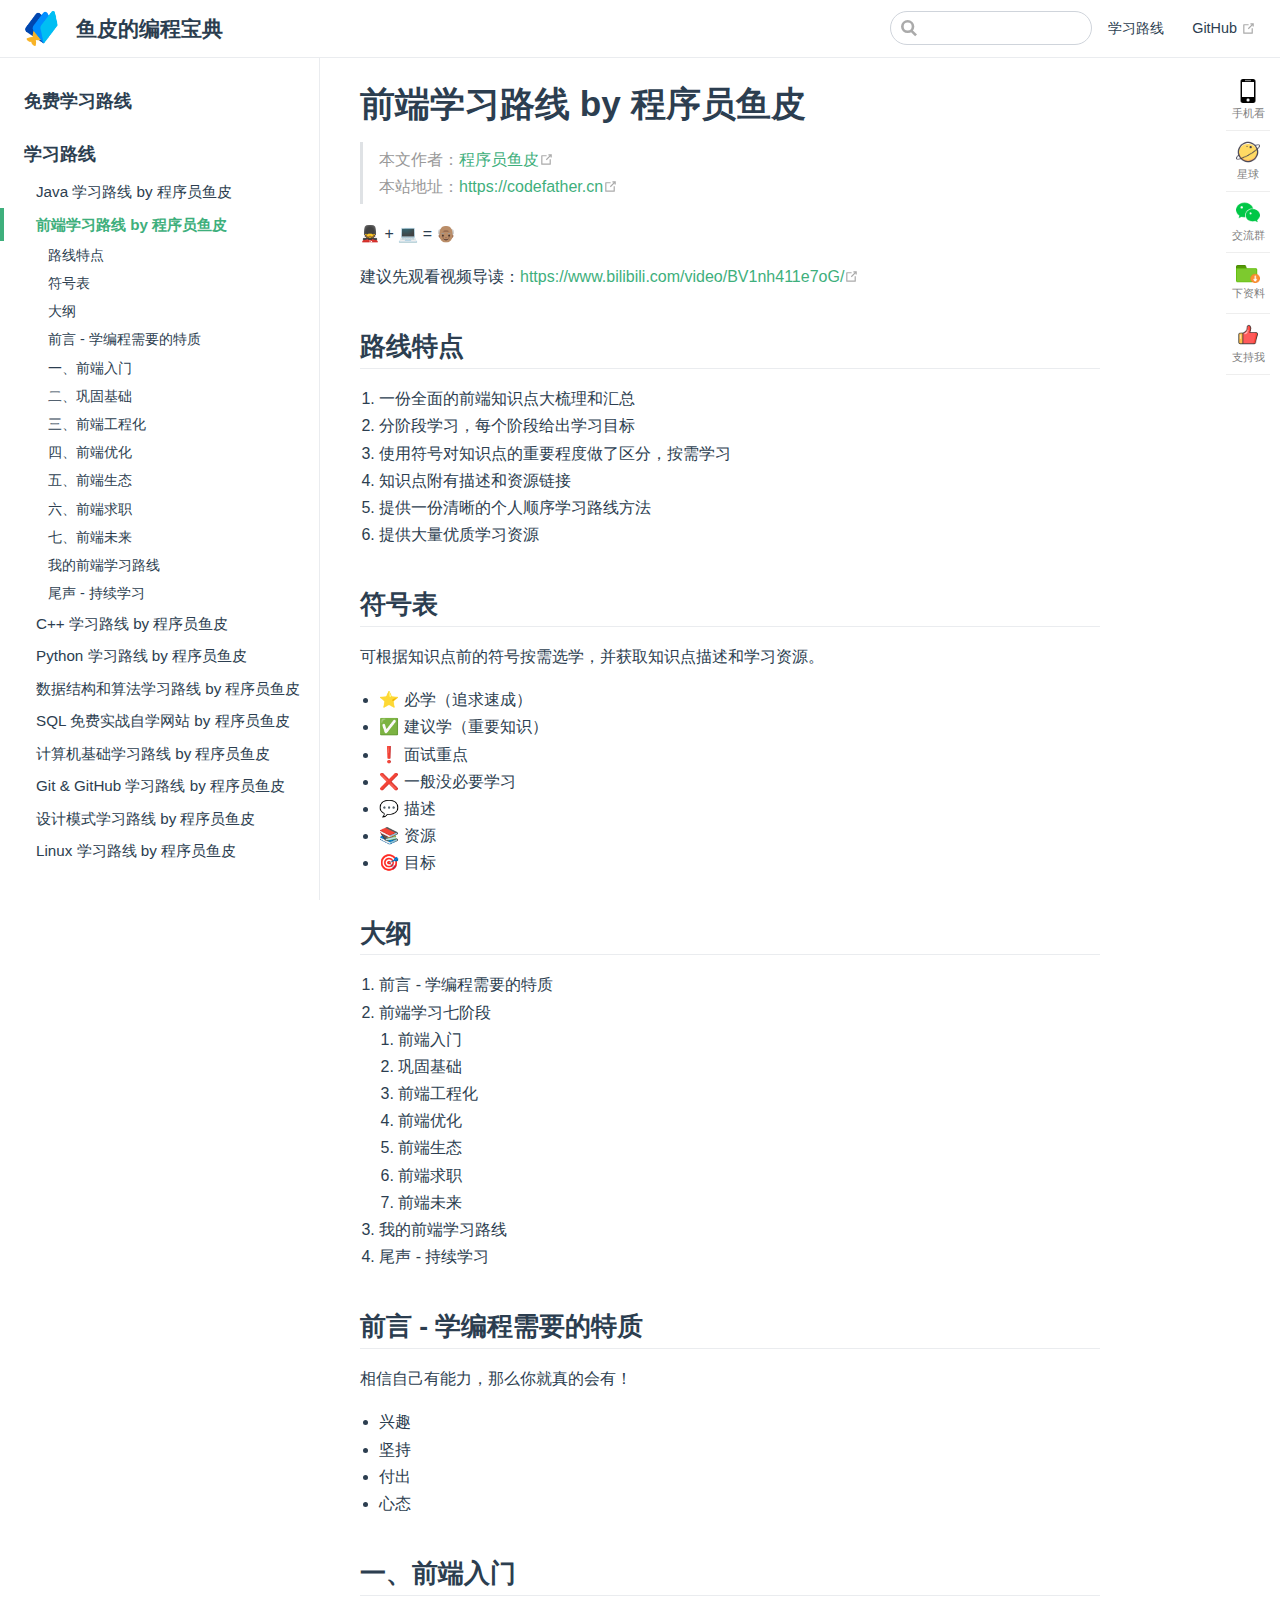
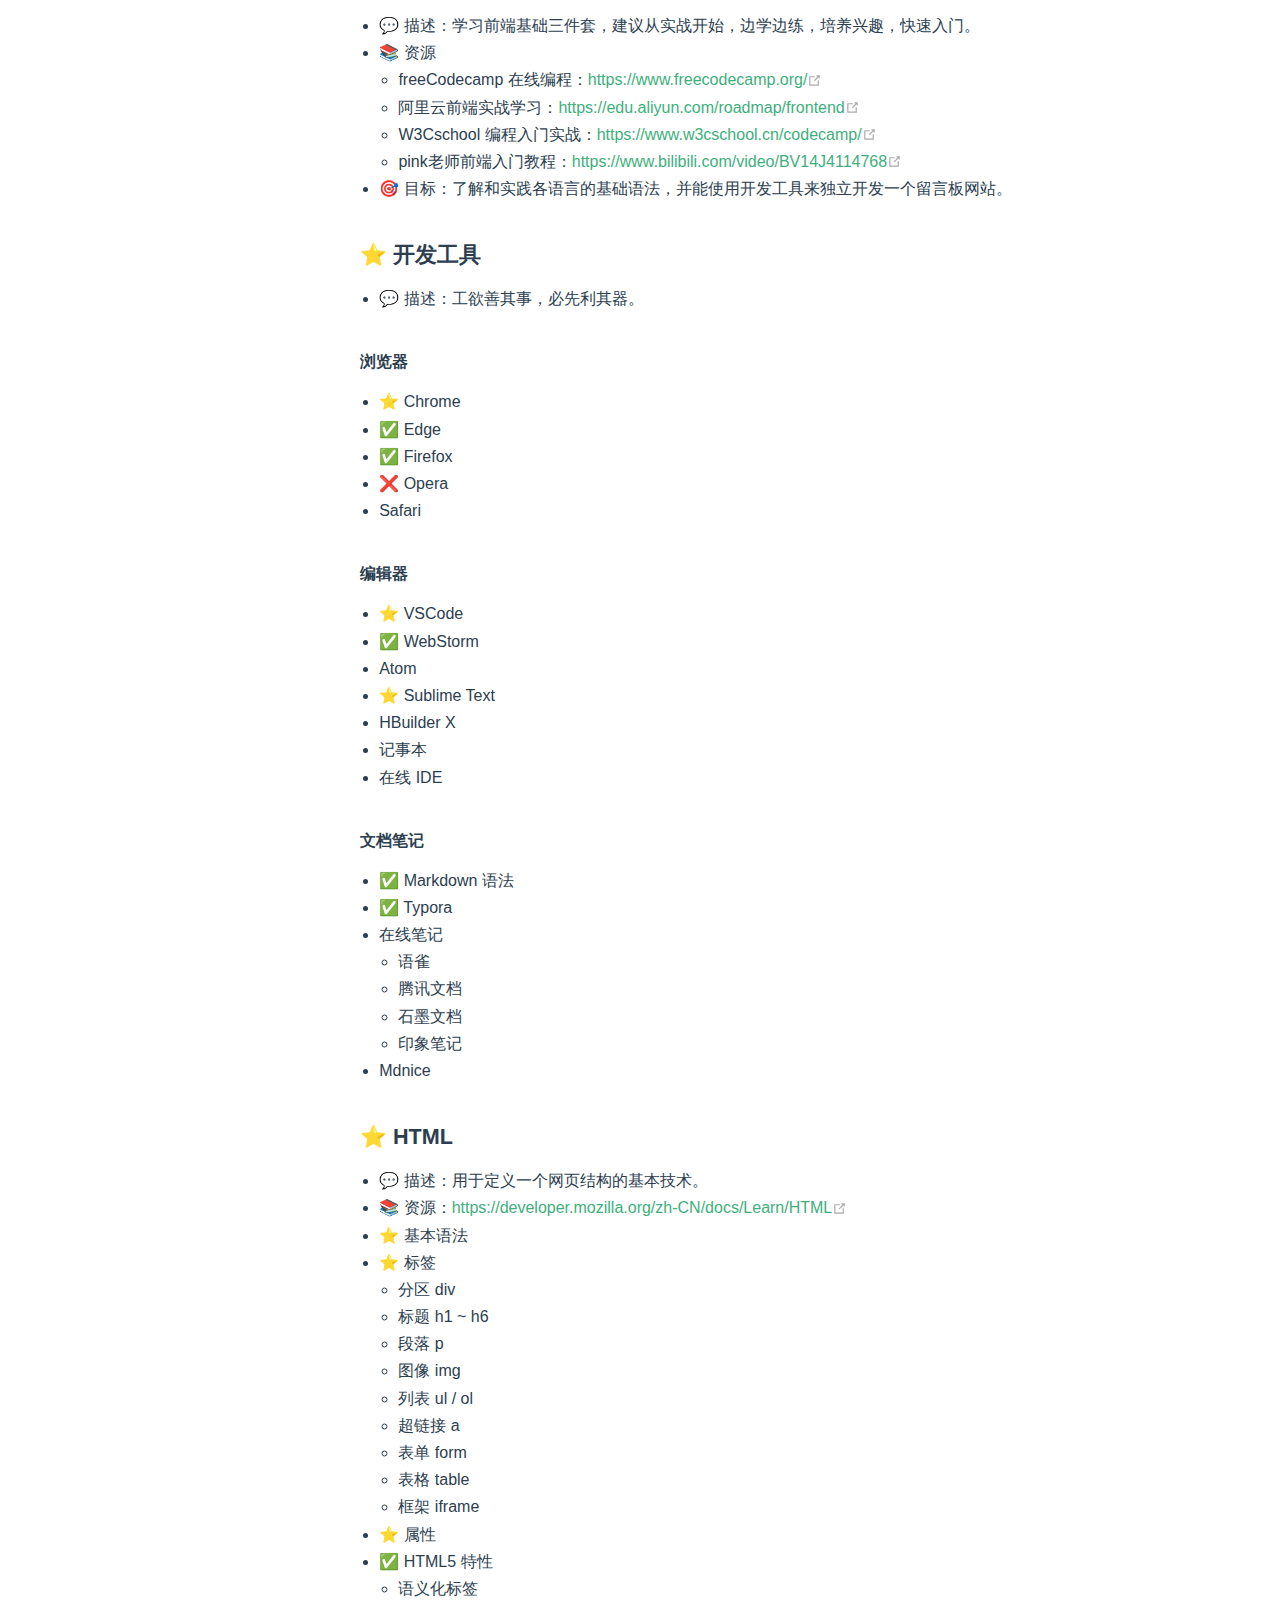
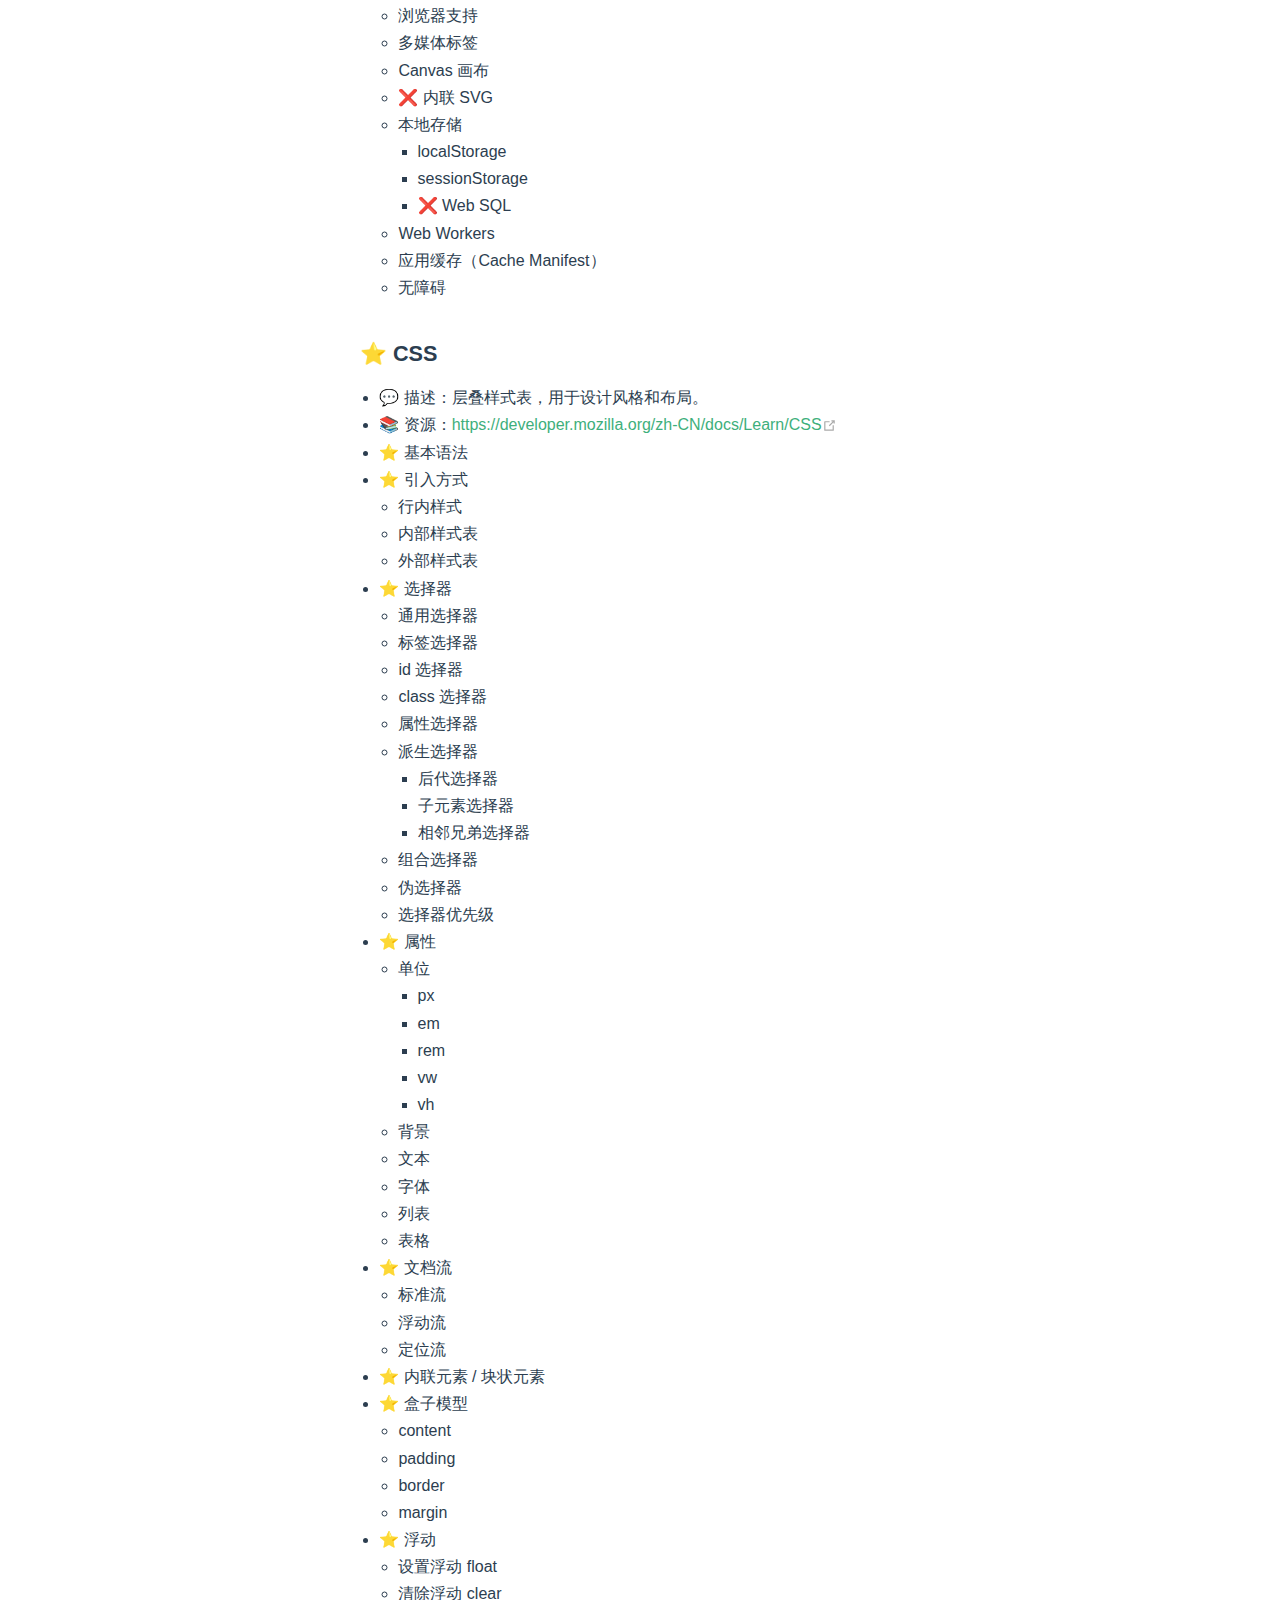
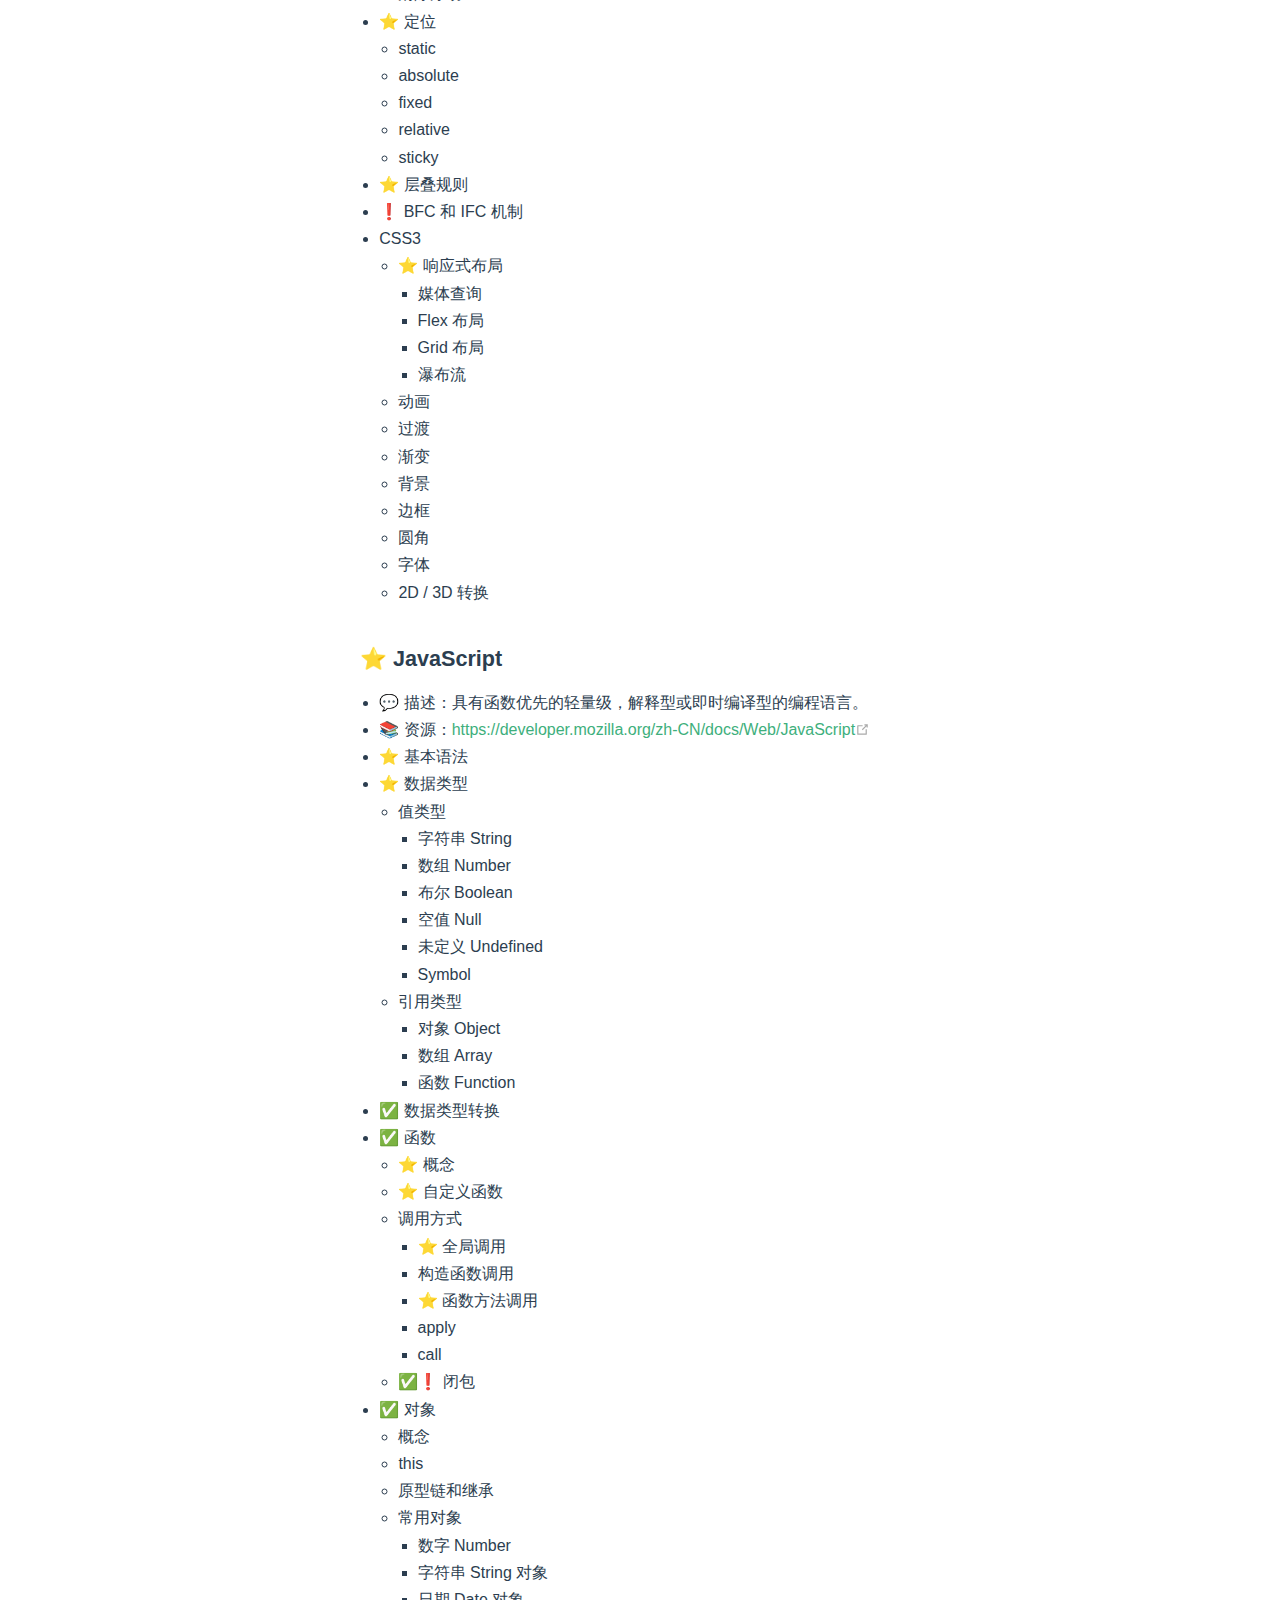
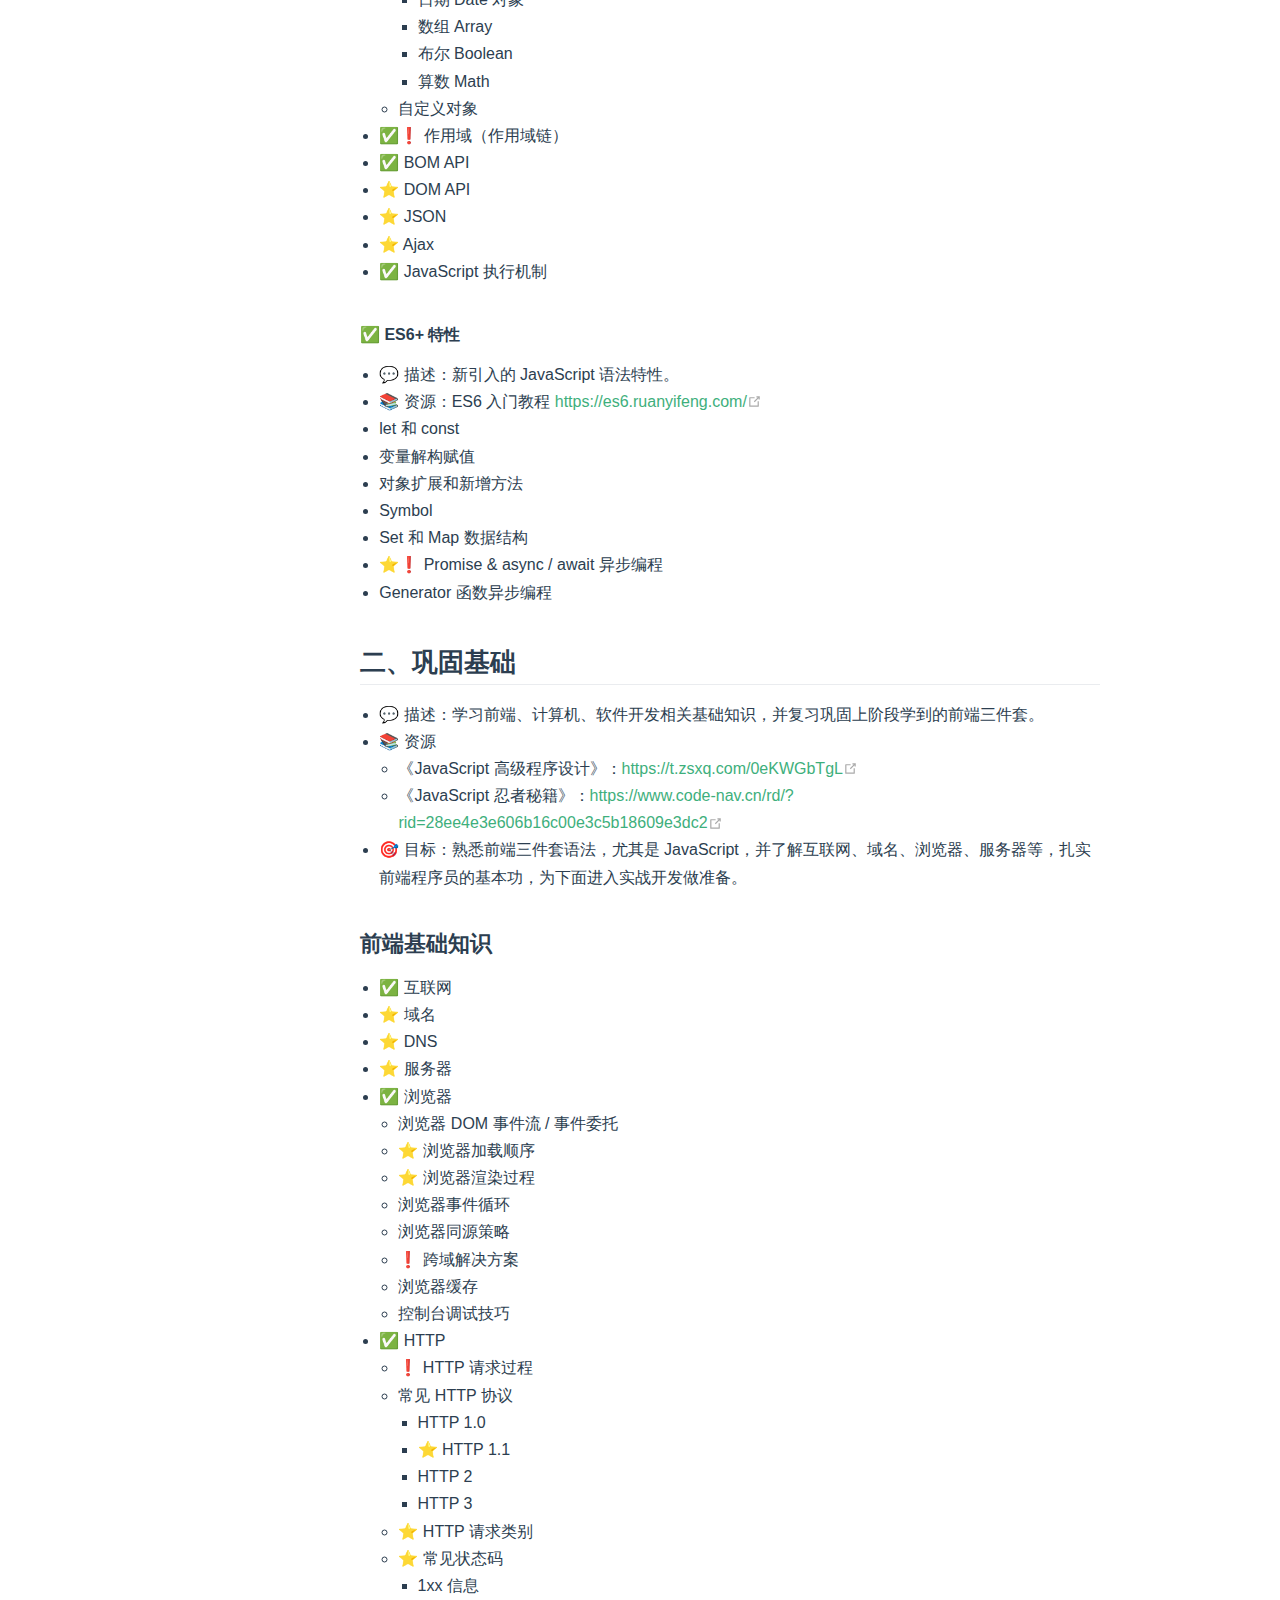
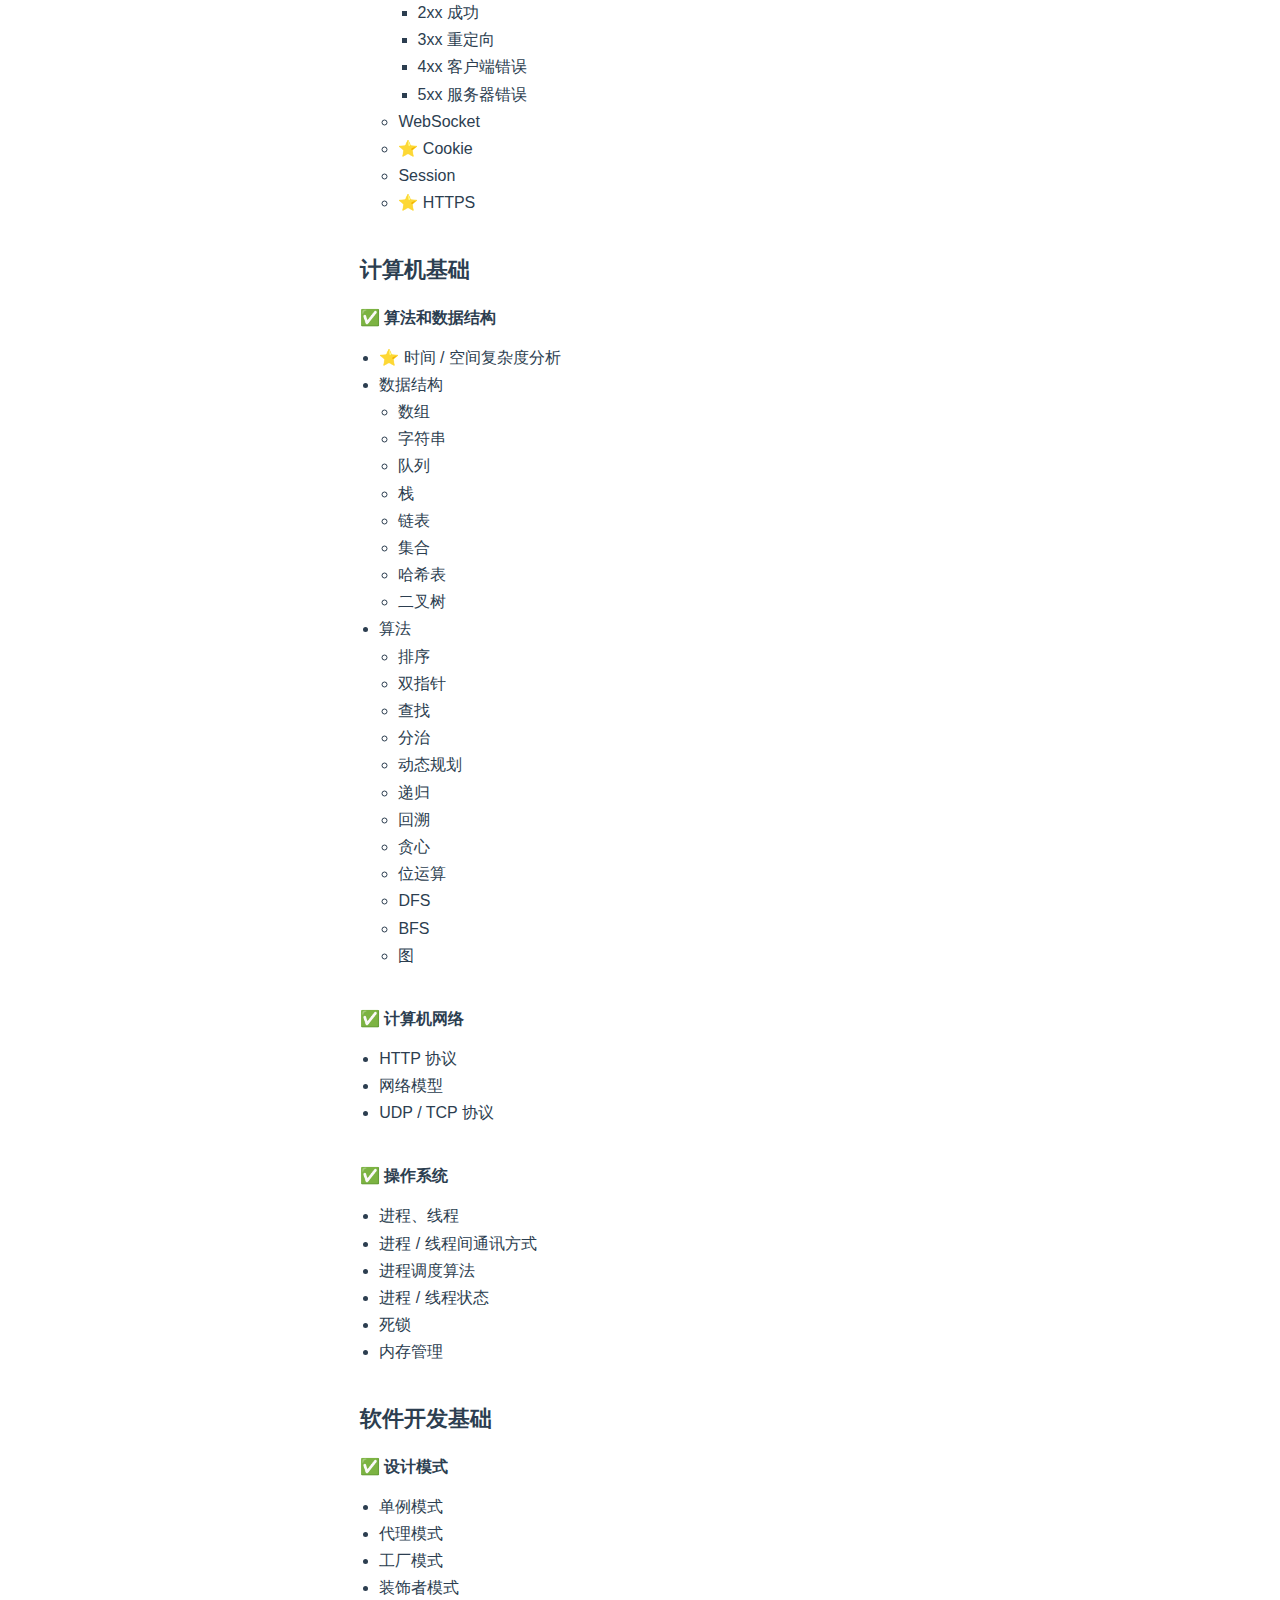
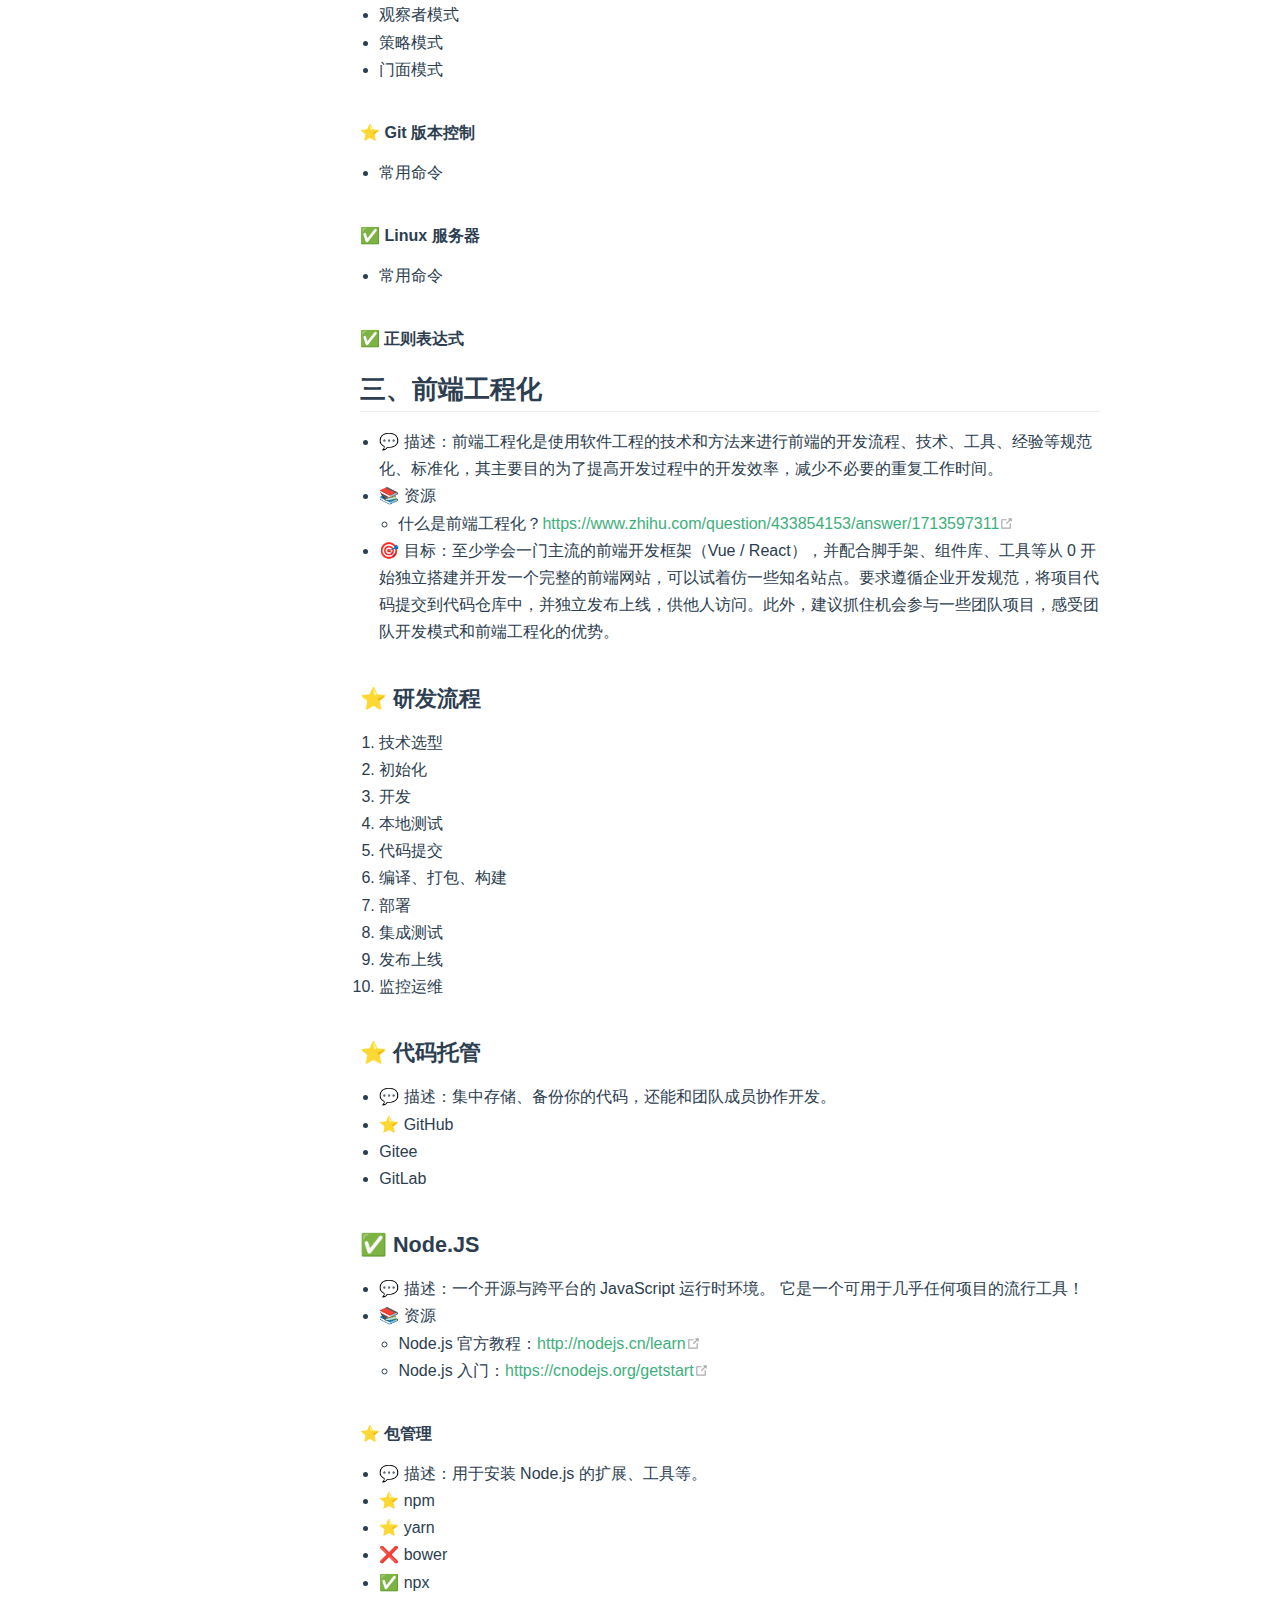
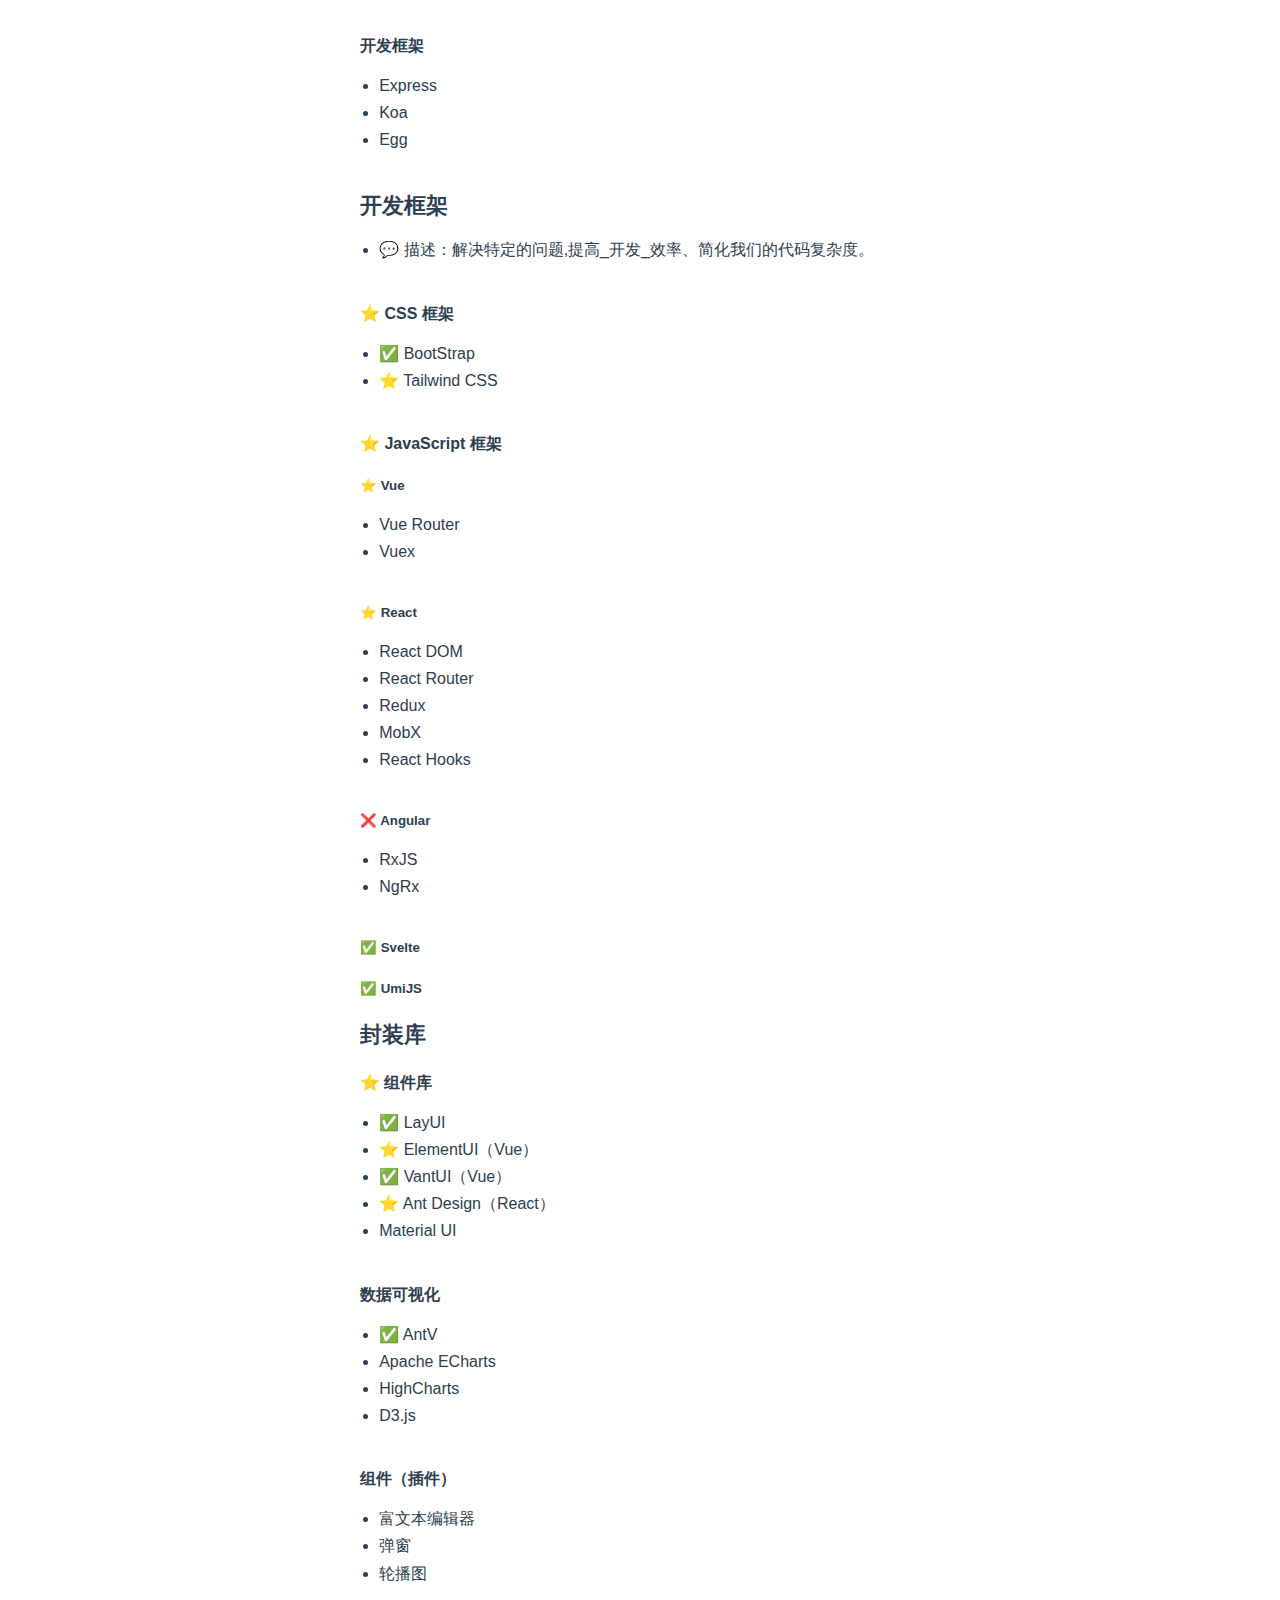
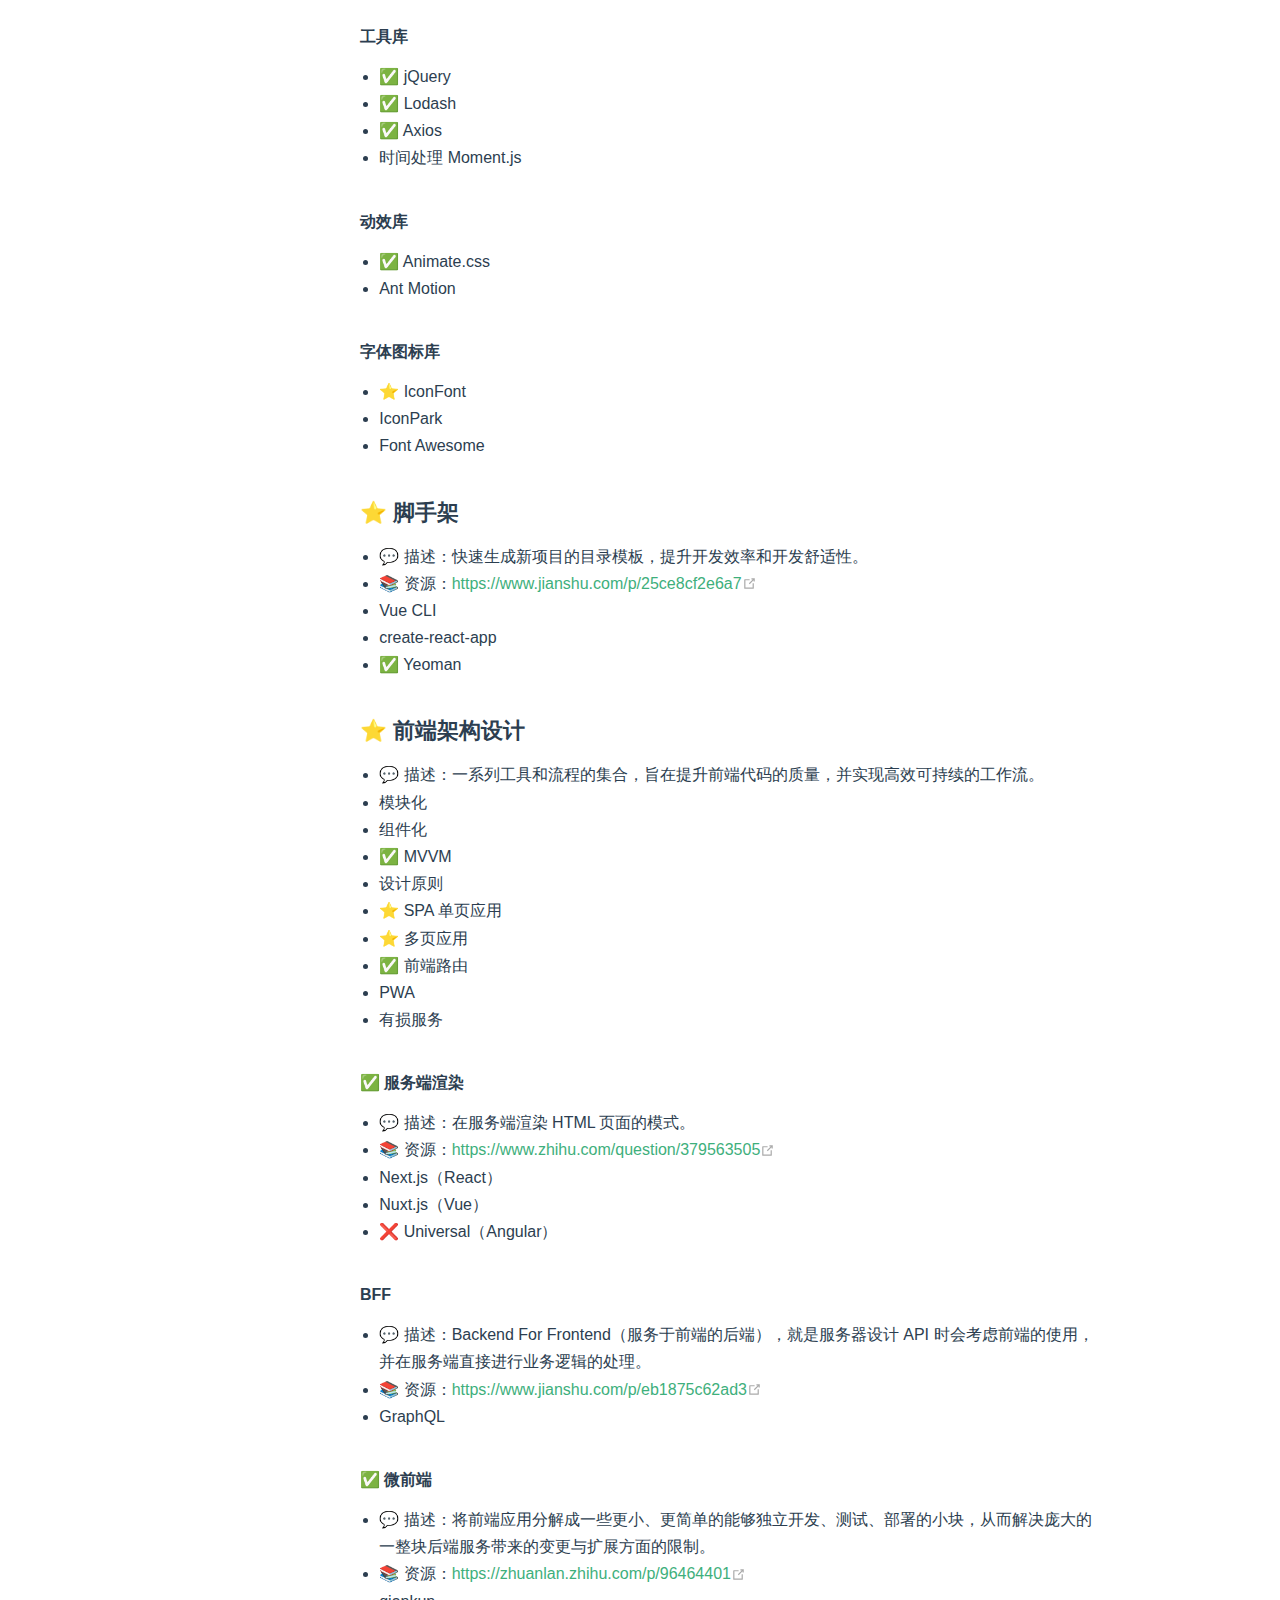
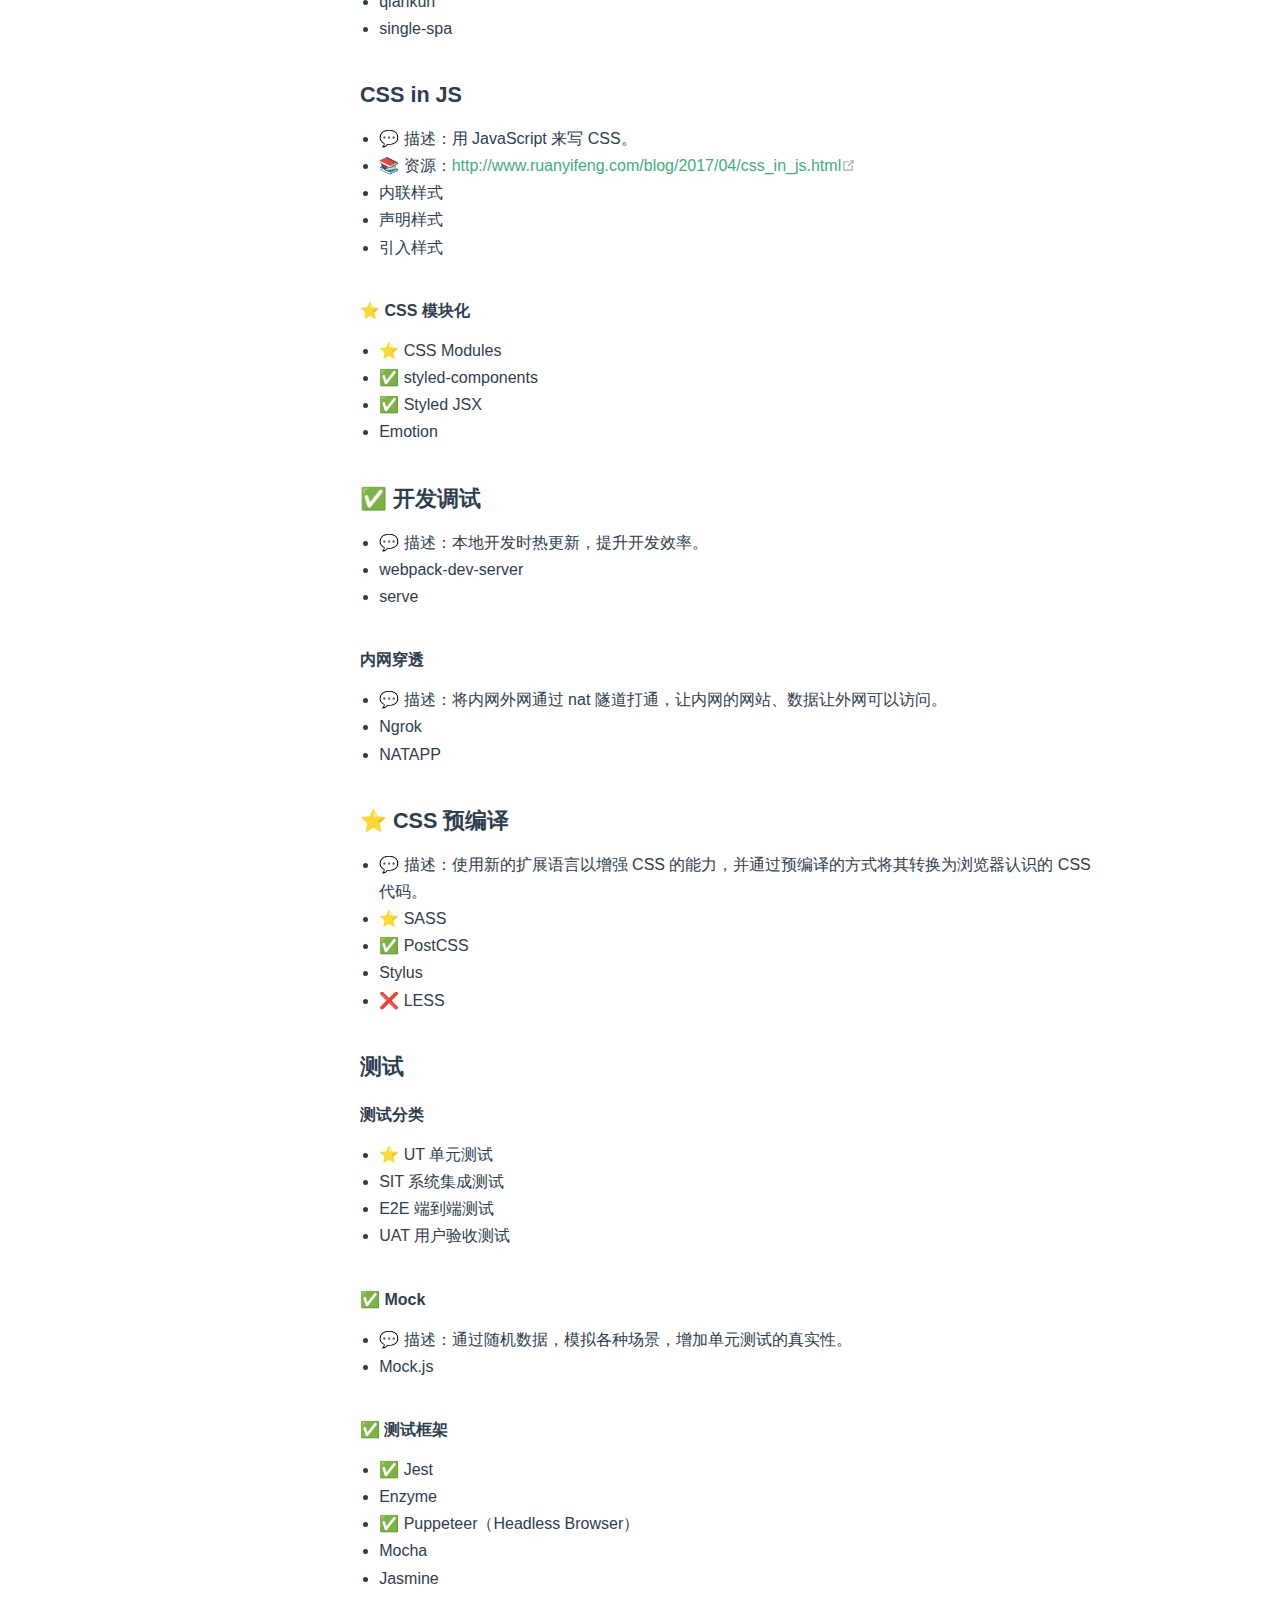
<file: 前端学习路线-by-程序员鱼皮/index.html>
<!DOCTYPE html>
<html lang="en-US">
  <head>
    <meta charset="utf-8">
    <meta name="viewport" content="width=device-width,initial-scale=1">
    <title>前端学习路线 by 程序员鱼皮 | 鱼皮的编程宝典</title>
    <meta name="generator" content="VuePress 1.9.10">
    <link rel="icon" href="/favicon.ico">
    <script>
        var _hmt = _hmt || [];
        (function() {
          var hm = document.createElement("script");
          hm.src = "https://hm.baidu.com/hm.js?2675818a983a3131404cee835018f016";
          var s = document.getElementsByTagName("script")[0]; 
          s.parentNode.insertBefore(hm, s);
        })();
      </script>
    <meta name="description" content="贴心的编程学习路线，全面的编程知识百科">
    <meta property="og:site_name" content="鱼皮的编程宝典">
    <meta property="og:title" content="前端学习路线 by 程序员鱼皮">
    <meta property="og:type" content="article">
    <meta property="og:url" content="https://codefather.cn/%E5%89%8D%E7%AB%AF%E5%AD%A6%E4%B9%A0%E8%B7%AF%E7%BA%BF-by-%E7%A8%8B%E5%BA%8F%E5%91%98%E9%B1%BC%E7%9A%AE/">
    <meta name="twitter:title" content="前端学习路线 by 程序员鱼皮">
    <meta name="twitter:url" content="https://codefather.cn/%E5%89%8D%E7%AB%AF%E5%AD%A6%E4%B9%A0%E8%B7%AF%E7%BA%BF-by-%E7%A8%8B%E5%BA%8F%E5%91%98%E9%B1%BC%E7%9A%AE/">
    <meta name="twitter:card" content="summary_large_image">
    <meta name="twitter:label1" content="Written by">
    <meta name="twitter:label2" content="Filed under">
    <meta name="twitter:data2" content="程序员, 编程, 计算机">
    <meta property="article:tag" content="程序员">
    <meta name="keywords" content="程序员鱼皮, 编程学习路线, 编程知识百科, Java, 编程导航, 前端, 开发, 编程分享, 项目, IT, 求职, 面经">
    
    <link rel="preload" href="/assets/css/0.styles.40c15e22.css" as="style"><link rel="preload" href="/assets/js/app.0d2ee4d3.js" as="script"><link rel="preload" href="/assets/js/2.6131818a.js" as="script"><link rel="preload" href="/assets/js/36.220c23a7.js" as="script"><link rel="prefetch" href="/assets/js/1.772e8449.js"><link rel="prefetch" href="/assets/js/10.40b6837e.js"><link rel="prefetch" href="/assets/js/11.78a8555f.js"><link rel="prefetch" href="/assets/js/12.a6f096db.js"><link rel="prefetch" href="/assets/js/13.8352f638.js"><link rel="prefetch" href="/assets/js/14.c7dc96c5.js"><link rel="prefetch" href="/assets/js/15.970a8ca5.js"><link rel="prefetch" href="/assets/js/16.ac3baac4.js"><link rel="prefetch" href="/assets/js/17.c186ca40.js"><link rel="prefetch" href="/assets/js/18.d0f0bd51.js"><link rel="prefetch" href="/assets/js/19.5740e4d6.js"><link rel="prefetch" href="/assets/js/20.8885a4fa.js"><link rel="prefetch" href="/assets/js/21.2a33c70e.js"><link rel="prefetch" href="/assets/js/22.3e8347a6.js"><link rel="prefetch" href="/assets/js/23.ceb5a5ff.js"><link rel="prefetch" href="/assets/js/24.ae67f00c.js"><link rel="prefetch" href="/assets/js/25.15e1f641.js"><link rel="prefetch" href="/assets/js/26.35b2bbdc.js"><link rel="prefetch" href="/assets/js/27.7796cb80.js"><link rel="prefetch" href="/assets/js/28.ba10d794.js"><link rel="prefetch" href="/assets/js/29.5a6eaea8.js"><link rel="prefetch" href="/assets/js/3.4dc033c7.js"><link rel="prefetch" href="/assets/js/30.94b5851c.js"><link rel="prefetch" href="/assets/js/31.9b4e826e.js"><link rel="prefetch" href="/assets/js/32.9ddaa7aa.js"><link rel="prefetch" href="/assets/js/33.b721477a.js"><link rel="prefetch" href="/assets/js/34.619c28e7.js"><link rel="prefetch" href="/assets/js/35.6178cf7e.js"><link rel="prefetch" href="/assets/js/37.613872fb.js"><link rel="prefetch" href="/assets/js/38.ddcb0d77.js"><link rel="prefetch" href="/assets/js/39.237c4320.js"><link rel="prefetch" href="/assets/js/4.2f502b73.js"><link rel="prefetch" href="/assets/js/5.7b1f056c.js"><link rel="prefetch" href="/assets/js/6.056886f1.js"><link rel="prefetch" href="/assets/js/7.a96cecf9.js"><link rel="prefetch" href="/assets/js/vendors~docsearch.9f962556.js">
    <link rel="stylesheet" href="/assets/css/0.styles.40c15e22.css">
  </head>
  <body>
    <div id="app" data-server-rendered="true"><div class="theme-container"><header class="navbar"><div class="sidebar-button"><svg xmlns="http://www.w3.org/2000/svg" aria-hidden="true" role="img" viewBox="0 0 448 512" class="icon"><path fill="currentColor" d="M436 124H12c-6.627 0-12-5.373-12-12V80c0-6.627 5.373-12 12-12h424c6.627 0 12 5.373 12 12v32c0 6.627-5.373 12-12 12zm0 160H12c-6.627 0-12-5.373-12-12v-32c0-6.627 5.373-12 12-12h424c6.627 0 12 5.373 12 12v32c0 6.627-5.373 12-12 12zm0 160H12c-6.627 0-12-5.373-12-12v-32c0-6.627 5.373-12 12-12h424c6.627 0 12 5.373 12 12v32c0 6.627-5.373 12-12 12z"></path></svg></div> <a href="/" class="home-link router-link-active"><img src="/logo.png" alt="鱼皮的编程宝典" class="logo"> <span class="site-name can-hide">鱼皮的编程宝典</span></a> <div class="links"><div class="search-box"><input aria-label="Search" autocomplete="off" spellcheck="false" value=""> <!----></div> <nav class="nav-links can-hide"><div class="nav-item"><a href="/学习路线/" class="nav-link">
  学习路线
</a></div> <a href="https://github.com/liyupi/codefather" target="_blank" rel="noopener noreferrer" class="repo-link">
    GitHub
    <span><svg xmlns="http://www.w3.org/2000/svg" aria-hidden="true" focusable="false" x="0px" y="0px" viewBox="0 0 100 100" width="15" height="15" class="icon outbound"><path fill="currentColor" d="M18.8,85.1h56l0,0c2.2,0,4-1.8,4-4v-32h-8v28h-48v-48h28v-8h-32l0,0c-2.2,0-4,1.8-4,4v56C14.8,83.3,16.6,85.1,18.8,85.1z"></path> <polygon fill="currentColor" points="45.7,48.7 51.3,54.3 77.2,28.5 77.2,37.2 85.2,37.2 85.2,14.9 62.8,14.9 62.8,22.9 71.5,22.9"></polygon></svg> <span class="sr-only">(opens new window)</span></span></a></nav></div></header> <div class="sidebar-mask"></div> <aside class="sidebar"><nav class="nav-links"><div class="nav-item"><a href="/学习路线/" class="nav-link">
  学习路线
</a></div> <a href="https://github.com/liyupi/codefather" target="_blank" rel="noopener noreferrer" class="repo-link">
    GitHub
    <span><svg xmlns="http://www.w3.org/2000/svg" aria-hidden="true" focusable="false" x="0px" y="0px" viewBox="0 0 100 100" width="15" height="15" class="icon outbound"><path fill="currentColor" d="M18.8,85.1h56l0,0c2.2,0,4-1.8,4-4v-32h-8v28h-48v-48h28v-8h-32l0,0c-2.2,0-4,1.8-4,4v56C14.8,83.3,16.6,85.1,18.8,85.1z"></path> <polygon fill="currentColor" points="45.7,48.7 51.3,54.3 77.2,28.5 77.2,37.2 85.2,37.2 85.2,14.9 62.8,14.9 62.8,22.9 71.5,22.9"></polygon></svg> <span class="sr-only">(opens new window)</span></span></a></nav>  <ul class="sidebar-links"><li><a href="/%E5%AD%A6%E4%B9%A0%E8%B7%AF%E7%BA%BF/" class="sidebar-link">免费学习路线</a></li><li><section class="sidebar-group depth-0"><p class="sidebar-heading open"><span>学习路线</span> <!----></p> <ul class="sidebar-links sidebar-group-items"><li><a href="/java%E5%AD%A6%E4%B9%A0%E8%B7%AF%E7%BA%BF-by-%E7%A8%8B%E5%BA%8F%E5%91%98%E9%B1%BC%E7%9A%AE/" class="sidebar-link">Java 学习路线 by 程序员鱼皮</a></li><li><a href="/%E5%89%8D%E7%AB%AF%E5%AD%A6%E4%B9%A0%E8%B7%AF%E7%BA%BF-by-%E7%A8%8B%E5%BA%8F%E5%91%98%E9%B1%BC%E7%9A%AE/" aria-current="page" class="active sidebar-link">前端学习路线 by 程序员鱼皮</a><ul class="sidebar-sub-headers"><li class="sidebar-sub-header"><a href="/%E5%89%8D%E7%AB%AF%E5%AD%A6%E4%B9%A0%E8%B7%AF%E7%BA%BF-by-%E7%A8%8B%E5%BA%8F%E5%91%98%E9%B1%BC%E7%9A%AE/#路线特点" class="sidebar-link">路线特点</a></li><li class="sidebar-sub-header"><a href="/%E5%89%8D%E7%AB%AF%E5%AD%A6%E4%B9%A0%E8%B7%AF%E7%BA%BF-by-%E7%A8%8B%E5%BA%8F%E5%91%98%E9%B1%BC%E7%9A%AE/#符号表" class="sidebar-link">符号表</a></li><li class="sidebar-sub-header"><a href="/%E5%89%8D%E7%AB%AF%E5%AD%A6%E4%B9%A0%E8%B7%AF%E7%BA%BF-by-%E7%A8%8B%E5%BA%8F%E5%91%98%E9%B1%BC%E7%9A%AE/#大纲" class="sidebar-link">大纲</a></li><li class="sidebar-sub-header"><a href="/%E5%89%8D%E7%AB%AF%E5%AD%A6%E4%B9%A0%E8%B7%AF%E7%BA%BF-by-%E7%A8%8B%E5%BA%8F%E5%91%98%E9%B1%BC%E7%9A%AE/#前言-学编程需要的特质" class="sidebar-link">前言 - 学编程需要的特质</a></li><li class="sidebar-sub-header"><a href="/%E5%89%8D%E7%AB%AF%E5%AD%A6%E4%B9%A0%E8%B7%AF%E7%BA%BF-by-%E7%A8%8B%E5%BA%8F%E5%91%98%E9%B1%BC%E7%9A%AE/#一、前端入门" class="sidebar-link">一、前端入门</a></li><li class="sidebar-sub-header"><a href="/%E5%89%8D%E7%AB%AF%E5%AD%A6%E4%B9%A0%E8%B7%AF%E7%BA%BF-by-%E7%A8%8B%E5%BA%8F%E5%91%98%E9%B1%BC%E7%9A%AE/#二、巩固基础" class="sidebar-link">二、巩固基础</a></li><li class="sidebar-sub-header"><a href="/%E5%89%8D%E7%AB%AF%E5%AD%A6%E4%B9%A0%E8%B7%AF%E7%BA%BF-by-%E7%A8%8B%E5%BA%8F%E5%91%98%E9%B1%BC%E7%9A%AE/#三、前端工程化" class="sidebar-link">三、前端工程化</a></li><li class="sidebar-sub-header"><a href="/%E5%89%8D%E7%AB%AF%E5%AD%A6%E4%B9%A0%E8%B7%AF%E7%BA%BF-by-%E7%A8%8B%E5%BA%8F%E5%91%98%E9%B1%BC%E7%9A%AE/#四、前端优化" class="sidebar-link">四、前端优化</a></li><li class="sidebar-sub-header"><a href="/%E5%89%8D%E7%AB%AF%E5%AD%A6%E4%B9%A0%E8%B7%AF%E7%BA%BF-by-%E7%A8%8B%E5%BA%8F%E5%91%98%E9%B1%BC%E7%9A%AE/#五、前端生态" class="sidebar-link">五、前端生态</a></li><li class="sidebar-sub-header"><a href="/%E5%89%8D%E7%AB%AF%E5%AD%A6%E4%B9%A0%E8%B7%AF%E7%BA%BF-by-%E7%A8%8B%E5%BA%8F%E5%91%98%E9%B1%BC%E7%9A%AE/#六、前端求职" class="sidebar-link">六、前端求职</a></li><li class="sidebar-sub-header"><a href="/%E5%89%8D%E7%AB%AF%E5%AD%A6%E4%B9%A0%E8%B7%AF%E7%BA%BF-by-%E7%A8%8B%E5%BA%8F%E5%91%98%E9%B1%BC%E7%9A%AE/#七、前端未来" class="sidebar-link">七、前端未来</a></li><li class="sidebar-sub-header"><a href="/%E5%89%8D%E7%AB%AF%E5%AD%A6%E4%B9%A0%E8%B7%AF%E7%BA%BF-by-%E7%A8%8B%E5%BA%8F%E5%91%98%E9%B1%BC%E7%9A%AE/#我的前端学习路线" class="sidebar-link">我的前端学习路线</a></li><li class="sidebar-sub-header"><a href="/%E5%89%8D%E7%AB%AF%E5%AD%A6%E4%B9%A0%E8%B7%AF%E7%BA%BF-by-%E7%A8%8B%E5%BA%8F%E5%91%98%E9%B1%BC%E7%9A%AE/#尾声-持续学习" class="sidebar-link">尾声 - 持续学习</a></li></ul></li><li><a href="/c-%E5%AD%A6%E4%B9%A0%E8%B7%AF%E7%BA%BF-by-%E7%A8%8B%E5%BA%8F%E5%91%98%E9%B1%BC%E7%9A%AE/" class="sidebar-link">C++ 学习路线 by 程序员鱼皮</a></li><li><a href="/python%E5%AD%A6%E4%B9%A0%E8%B7%AF%E7%BA%BF-by-%E7%A8%8B%E5%BA%8F%E5%91%98%E9%B1%BC%E7%9A%AE/" class="sidebar-link">Python 学习路线 by 程序员鱼皮</a></li><li><a href="/%E6%95%B0%E6%8D%AE%E7%BB%93%E6%9E%84%E5%92%8C%E7%AE%97%E6%B3%95%E5%AD%A6%E4%B9%A0%E8%B7%AF%E7%BA%BF-by-%E7%A8%8B%E5%BA%8F%E5%91%98%E9%B1%BC%E7%9A%AE/" class="sidebar-link">数据结构和算法学习路线 by 程序员鱼皮</a></li><li><a href="/sql%E5%85%8D%E8%B4%B9%E5%AE%9E%E6%88%98%E8%87%AA%E5%AD%A6%E7%BD%91%E7%AB%99-by-%E7%A8%8B%E5%BA%8F%E5%91%98%E9%B1%BC%E7%9A%AE/" class="sidebar-link">SQL 免费实战自学网站 by 程序员鱼皮</a></li><li><a href="/%E8%AE%A1%E7%AE%97%E6%9C%BA%E5%9F%BA%E7%A1%80%E5%AD%A6%E4%B9%A0%E8%B7%AF%E7%BA%BF-by-%E7%A8%8B%E5%BA%8F%E5%91%98%E9%B1%BC%E7%9A%AE/" class="sidebar-link">计算机基础学习路线 by 程序员鱼皮</a></li><li><a href="/git-github%E5%AD%A6%E4%B9%A0%E8%B7%AF%E7%BA%BF-by-%E7%A8%8B%E5%BA%8F%E5%91%98%E9%B1%BC%E7%9A%AE/" class="sidebar-link">Git &amp; GitHub 学习路线 by 程序员鱼皮</a></li><li><a href="/%E8%AE%BE%E8%AE%A1%E6%A8%A1%E5%BC%8F%E5%AD%A6%E4%B9%A0%E8%B7%AF%E7%BA%BF-by-%E7%A8%8B%E5%BA%8F%E5%91%98%E9%B1%BC%E7%9A%AE/" class="sidebar-link">设计模式学习路线 by 程序员鱼皮</a></li><li><a href="/linux%E5%AD%A6%E4%B9%A0%E8%B7%AF%E7%BA%BF-by-%E7%A8%8B%E5%BA%8F%E5%91%98%E9%B1%BC%E7%9A%AE/" class="sidebar-link">Linux 学习路线 by 程序员鱼皮</a></li></ul></section></li></ul> </aside> <main class="page"> <div class="content"><div style="width:100%"><div class="theme-default-content custom-content content__default"><h1 id="前端学习路线-by-程序员鱼皮"><a href="#前端学习路线-by-程序员鱼皮" class="header-anchor">#</a> 前端学习路线 by 程序员鱼皮</h1> <blockquote><p>本文作者：<a href="https://yuyuanweb.feishu.cn/wiki/Abldw5WkjidySxkKxU2cQdAtnah" target="_blank" rel="noopener noreferrer">程序员鱼皮<span><svg xmlns="http://www.w3.org/2000/svg" aria-hidden="true" focusable="false" x="0px" y="0px" viewBox="0 0 100 100" width="15" height="15" class="icon outbound"><path fill="currentColor" d="M18.8,85.1h56l0,0c2.2,0,4-1.8,4-4v-32h-8v28h-48v-48h28v-8h-32l0,0c-2.2,0-4,1.8-4,4v56C14.8,83.3,16.6,85.1,18.8,85.1z"></path> <polygon fill="currentColor" points="45.7,48.7 51.3,54.3 77.2,28.5 77.2,37.2 85.2,37.2 85.2,14.9 62.8,14.9 62.8,22.9 71.5,22.9"></polygon></svg> <span class="sr-only">(opens new window)</span></span></a></p> <p>本站地址：<a href="https://codefather.cn" target="_blank" rel="noopener noreferrer">https://codefather.cn<span><svg xmlns="http://www.w3.org/2000/svg" aria-hidden="true" focusable="false" x="0px" y="0px" viewBox="0 0 100 100" width="15" height="15" class="icon outbound"><path fill="currentColor" d="M18.8,85.1h56l0,0c2.2,0,4-1.8,4-4v-32h-8v28h-48v-48h28v-8h-32l0,0c-2.2,0-4,1.8-4,4v56C14.8,83.3,16.6,85.1,18.8,85.1z"></path> <polygon fill="currentColor" points="45.7,48.7 51.3,54.3 77.2,28.5 77.2,37.2 85.2,37.2 85.2,14.9 62.8,14.9 62.8,22.9 71.5,22.9"></polygon></svg> <span class="sr-only">(opens new window)</span></span></a></p></blockquote> <p>💂 + 💻 = 👴🏽</p> <p>建议先观看视频导读：<a href="https://www.bilibili.com/video/BV1nh411e7oG/" target="_blank" rel="noopener noreferrer">https://www.bilibili.com/video/BV1nh411e7oG/<span><svg xmlns="http://www.w3.org/2000/svg" aria-hidden="true" focusable="false" x="0px" y="0px" viewBox="0 0 100 100" width="15" height="15" class="icon outbound"><path fill="currentColor" d="M18.8,85.1h56l0,0c2.2,0,4-1.8,4-4v-32h-8v28h-48v-48h28v-8h-32l0,0c-2.2,0-4,1.8-4,4v56C14.8,83.3,16.6,85.1,18.8,85.1z"></path> <polygon fill="currentColor" points="45.7,48.7 51.3,54.3 77.2,28.5 77.2,37.2 85.2,37.2 85.2,14.9 62.8,14.9 62.8,22.9 71.5,22.9"></polygon></svg> <span class="sr-only">(opens new window)</span></span></a></p> <h2 id="路线特点"><a href="#路线特点" class="header-anchor">#</a> 路线特点</h2> <ol><li>一份全面的前端知识点大梳理和汇总</li> <li>分阶段学习，每个阶段给出学习目标</li> <li>使用符号对知识点的重要程度做了区分，按需学习</li> <li>知识点附有描述和资源链接</li> <li>提供一份清晰的个人顺序学习路线方法</li> <li>提供大量优质学习资源</li></ol> <h2 id="符号表"><a href="#符号表" class="header-anchor">#</a> 符号表</h2> <p>可根据知识点前的符号按需选学，并获取知识点描述和学习资源。</p> <ul><li>⭐️ 必学（追求速成）</li> <li>✅ 建议学（重要知识）</li> <li>❗ 面试重点</li> <li>❌ 一般没必要学习</li> <li>💬 描述</li> <li>📚 资源</li> <li>🎯 目标</li></ul> <h2 id="大纲"><a href="#大纲" class="header-anchor">#</a> 大纲</h2> <ol><li>前言 - 学编程需要的特质</li> <li>前端学习七阶段
<ol><li>前端入门</li> <li>巩固基础</li> <li>前端工程化</li> <li>前端优化</li> <li>前端生态</li> <li>前端求职</li> <li>前端未来</li></ol></li> <li>我的前端学习路线</li> <li>尾声 - 持续学习</li></ol> <h2 id="前言-学编程需要的特质"><a href="#前言-学编程需要的特质" class="header-anchor">#</a> 前言 - 学编程需要的特质</h2> <p>相信自己有能力，那么你就真的会有！</p> <ul><li>兴趣</li> <li>坚持</li> <li>付出</li> <li>心态</li></ul> <h2 id="一、前端入门"><a href="#一、前端入门" class="header-anchor">#</a> 一、前端入门</h2> <ul><li>💬 描述：学习前端基础三件套，建议从实战开始，边学边练，培养兴趣，快速入门。</li> <li>📚 资源
<ul><li>freeCodecamp 在线编程：<a href="https://www.freecodecamp.org/" target="_blank" rel="noopener noreferrer">https://www.freecodecamp.org/<span><svg xmlns="http://www.w3.org/2000/svg" aria-hidden="true" focusable="false" x="0px" y="0px" viewBox="0 0 100 100" width="15" height="15" class="icon outbound"><path fill="currentColor" d="M18.8,85.1h56l0,0c2.2,0,4-1.8,4-4v-32h-8v28h-48v-48h28v-8h-32l0,0c-2.2,0-4,1.8-4,4v56C14.8,83.3,16.6,85.1,18.8,85.1z"></path> <polygon fill="currentColor" points="45.7,48.7 51.3,54.3 77.2,28.5 77.2,37.2 85.2,37.2 85.2,14.9 62.8,14.9 62.8,22.9 71.5,22.9"></polygon></svg> <span class="sr-only">(opens new window)</span></span></a></li> <li>阿里云前端实战学习：<a href="https://edu.aliyun.com/roadmap/frontend" target="_blank" rel="noopener noreferrer">https://edu.aliyun.com/roadmap/frontend<span><svg xmlns="http://www.w3.org/2000/svg" aria-hidden="true" focusable="false" x="0px" y="0px" viewBox="0 0 100 100" width="15" height="15" class="icon outbound"><path fill="currentColor" d="M18.8,85.1h56l0,0c2.2,0,4-1.8,4-4v-32h-8v28h-48v-48h28v-8h-32l0,0c-2.2,0-4,1.8-4,4v56C14.8,83.3,16.6,85.1,18.8,85.1z"></path> <polygon fill="currentColor" points="45.7,48.7 51.3,54.3 77.2,28.5 77.2,37.2 85.2,37.2 85.2,14.9 62.8,14.9 62.8,22.9 71.5,22.9"></polygon></svg> <span class="sr-only">(opens new window)</span></span></a></li> <li>W3Cschool 编程入门实战：<a href="https://www.w3cschool.cn/codecamp/" target="_blank" rel="noopener noreferrer">https://www.w3cschool.cn/codecamp/<span><svg xmlns="http://www.w3.org/2000/svg" aria-hidden="true" focusable="false" x="0px" y="0px" viewBox="0 0 100 100" width="15" height="15" class="icon outbound"><path fill="currentColor" d="M18.8,85.1h56l0,0c2.2,0,4-1.8,4-4v-32h-8v28h-48v-48h28v-8h-32l0,0c-2.2,0-4,1.8-4,4v56C14.8,83.3,16.6,85.1,18.8,85.1z"></path> <polygon fill="currentColor" points="45.7,48.7 51.3,54.3 77.2,28.5 77.2,37.2 85.2,37.2 85.2,14.9 62.8,14.9 62.8,22.9 71.5,22.9"></polygon></svg> <span class="sr-only">(opens new window)</span></span></a></li> <li>pink老师前端入门教程：<a href="https://www.bilibili.com/video/BV14J4114768" target="_blank" rel="noopener noreferrer">https://www.bilibili.com/video/BV14J4114768<span><svg xmlns="http://www.w3.org/2000/svg" aria-hidden="true" focusable="false" x="0px" y="0px" viewBox="0 0 100 100" width="15" height="15" class="icon outbound"><path fill="currentColor" d="M18.8,85.1h56l0,0c2.2,0,4-1.8,4-4v-32h-8v28h-48v-48h28v-8h-32l0,0c-2.2,0-4,1.8-4,4v56C14.8,83.3,16.6,85.1,18.8,85.1z"></path> <polygon fill="currentColor" points="45.7,48.7 51.3,54.3 77.2,28.5 77.2,37.2 85.2,37.2 85.2,14.9 62.8,14.9 62.8,22.9 71.5,22.9"></polygon></svg> <span class="sr-only">(opens new window)</span></span></a></li></ul></li> <li>🎯 目标：了解和实践各语言的基础语法，并能使用开发工具来独立开发一个留言板网站。</li></ul> <h3 id="⭐️-开发工具"><a href="#⭐️-开发工具" class="header-anchor">#</a> ⭐️ 开发工具</h3> <ul><li>💬 描述：工欲善其事，必先利其器。</li></ul> <h4 id="浏览器"><a href="#浏览器" class="header-anchor">#</a> 浏览器</h4> <ul><li>⭐️ Chrome</li> <li>✅ Edge</li> <li>✅ Firefox</li> <li>❌ Opera</li> <li>Safari</li></ul> <h4 id="编辑器"><a href="#编辑器" class="header-anchor">#</a> 编辑器</h4> <ul><li>⭐️ VSCode</li> <li>✅ WebStorm</li> <li>Atom</li> <li>⭐️ Sublime Text</li> <li>HBuilder X</li> <li>记事本</li> <li>在线 IDE</li></ul> <h4 id="文档笔记"><a href="#文档笔记" class="header-anchor">#</a> 文档笔记</h4> <ul><li>✅ Markdown 语法</li> <li>✅ Typora</li> <li>在线笔记
<ul><li>语雀</li> <li>腾讯文档</li> <li>石墨文档</li> <li>印象笔记</li></ul></li> <li>Mdnice</li></ul> <h3 id="⭐️-html"><a href="#⭐️-html" class="header-anchor">#</a> ⭐️ HTML</h3> <ul><li>💬 描述：用于定义一个网页结构的基本技术。</li> <li>📚 资源：<a href="https://developer.mozilla.org/zh-CN/docs/Learn/HTML" target="_blank" rel="noopener noreferrer">https://developer.mozilla.org/zh-CN/docs/Learn/HTML<span><svg xmlns="http://www.w3.org/2000/svg" aria-hidden="true" focusable="false" x="0px" y="0px" viewBox="0 0 100 100" width="15" height="15" class="icon outbound"><path fill="currentColor" d="M18.8,85.1h56l0,0c2.2,0,4-1.8,4-4v-32h-8v28h-48v-48h28v-8h-32l0,0c-2.2,0-4,1.8-4,4v56C14.8,83.3,16.6,85.1,18.8,85.1z"></path> <polygon fill="currentColor" points="45.7,48.7 51.3,54.3 77.2,28.5 77.2,37.2 85.2,37.2 85.2,14.9 62.8,14.9 62.8,22.9 71.5,22.9"></polygon></svg> <span class="sr-only">(opens new window)</span></span></a></li> <li>⭐️ 基本语法</li> <li>⭐️ 标签
<ul><li>分区 div</li> <li>标题 h1 ~ h6</li> <li>段落 p</li> <li>图像 img</li> <li>列表 ul / ol</li> <li>超链接 a</li> <li>表单 form</li> <li>表格 table</li> <li>框架 iframe</li></ul></li> <li>⭐️ 属性</li> <li>✅ HTML5 特性
<ul><li>语义化标签</li> <li>浏览器支持</li> <li>多媒体标签</li> <li>Canvas 画布</li> <li>❌ 内联 SVG</li> <li>本地存储
<ul><li>localStorage</li> <li>sessionStorage</li> <li>❌ Web SQL</li></ul></li> <li>Web Workers</li> <li>应用缓存（Cache Manifest）</li> <li>无障碍</li></ul></li></ul> <h3 id="⭐️-css"><a href="#⭐️-css" class="header-anchor">#</a> ⭐️ CSS</h3> <ul><li>💬 描述：层叠样式表，用于设计风格和布局。</li> <li>📚 资源：<a href="https://developer.mozilla.org/zh-CN/docs/Learn/CSS" target="_blank" rel="noopener noreferrer">https://developer.mozilla.org/zh-CN/docs/Learn/CSS<span><svg xmlns="http://www.w3.org/2000/svg" aria-hidden="true" focusable="false" x="0px" y="0px" viewBox="0 0 100 100" width="15" height="15" class="icon outbound"><path fill="currentColor" d="M18.8,85.1h56l0,0c2.2,0,4-1.8,4-4v-32h-8v28h-48v-48h28v-8h-32l0,0c-2.2,0-4,1.8-4,4v56C14.8,83.3,16.6,85.1,18.8,85.1z"></path> <polygon fill="currentColor" points="45.7,48.7 51.3,54.3 77.2,28.5 77.2,37.2 85.2,37.2 85.2,14.9 62.8,14.9 62.8,22.9 71.5,22.9"></polygon></svg> <span class="sr-only">(opens new window)</span></span></a></li> <li>⭐️ 基本语法</li> <li>⭐️ 引入方式
<ul><li>行内样式</li> <li>内部样式表</li> <li>外部样式表</li></ul></li> <li>⭐️ 选择器
<ul><li>通用选择器</li> <li>标签选择器</li> <li>id 选择器</li> <li>class 选择器</li> <li>属性选择器</li> <li>派生选择器
<ul><li>后代选择器</li> <li>子元素选择器</li> <li>相邻兄弟选择器</li></ul></li> <li>组合选择器</li> <li>伪选择器</li> <li>选择器优先级</li></ul></li> <li>⭐️ 属性
<ul><li>单位
<ul><li>px</li> <li>em</li> <li>rem</li> <li>vw</li> <li>vh</li></ul></li> <li>背景</li> <li>文本</li> <li>字体</li> <li>列表</li> <li>表格</li></ul></li> <li>⭐️ 文档流
<ul><li>标准流</li> <li>浮动流</li> <li>定位流</li></ul></li> <li>⭐️ 内联元素 / 块状元素</li> <li>⭐️ 盒子模型
<ul><li>content</li> <li>padding</li> <li>border</li> <li>margin</li></ul></li> <li>⭐️ 浮动
<ul><li>设置浮动 float</li> <li>清除浮动 clear</li></ul></li> <li>⭐️ 定位
<ul><li>static</li> <li>absolute</li> <li>fixed</li> <li>relative</li> <li>sticky</li></ul></li> <li>⭐️ 层叠规则</li> <li>❗ BFC 和 IFC 机制</li> <li>CSS3
<ul><li>⭐️ 响应式布局
<ul><li>媒体查询</li> <li>Flex 布局</li> <li>Grid 布局</li> <li>瀑布流</li></ul></li> <li>动画</li> <li>过渡</li> <li>渐变</li> <li>背景</li> <li>边框</li> <li>圆角</li> <li>字体</li> <li>2D / 3D 转换</li></ul></li></ul> <h3 id="⭐️-javascript"><a href="#⭐️-javascript" class="header-anchor">#</a> ⭐️ JavaScript</h3> <ul><li>💬 描述：具有函数优先的轻量级，解释型或即时编译型的编程语言。</li> <li>📚 资源：<a href="https://developer.mozilla.org/zh-CN/docs/Web/JavaScript" target="_blank" rel="noopener noreferrer">https://developer.mozilla.org/zh-CN/docs/Web/JavaScript<span><svg xmlns="http://www.w3.org/2000/svg" aria-hidden="true" focusable="false" x="0px" y="0px" viewBox="0 0 100 100" width="15" height="15" class="icon outbound"><path fill="currentColor" d="M18.8,85.1h56l0,0c2.2,0,4-1.8,4-4v-32h-8v28h-48v-48h28v-8h-32l0,0c-2.2,0-4,1.8-4,4v56C14.8,83.3,16.6,85.1,18.8,85.1z"></path> <polygon fill="currentColor" points="45.7,48.7 51.3,54.3 77.2,28.5 77.2,37.2 85.2,37.2 85.2,14.9 62.8,14.9 62.8,22.9 71.5,22.9"></polygon></svg> <span class="sr-only">(opens new window)</span></span></a></li> <li>⭐️ 基本语法</li> <li>⭐️ 数据类型
<ul><li>值类型
<ul><li>字符串 String</li> <li>数组 Number</li> <li>布尔 Boolean</li> <li>空值 Null</li> <li>未定义 Undefined</li> <li>Symbol</li></ul></li> <li>引用类型
<ul><li>对象 Object</li> <li>数组 Array</li> <li>函数 Function</li></ul></li></ul></li> <li>✅ 数据类型转换</li> <li>✅ 函数
<ul><li>⭐️ 概念</li> <li>⭐️ 自定义函数</li> <li>调用方式
<ul><li>⭐️ 全局调用</li> <li>构造函数调用</li> <li>⭐️ 函数方法调用</li> <li>apply</li> <li>call</li></ul></li> <li>✅❗ 闭包</li></ul></li> <li>✅ 对象
<ul><li>概念</li> <li>this</li> <li>原型链和继承</li> <li>常用对象
<ul><li>数字 Number</li> <li>字符串 String 对象</li> <li>日期 Date 对象</li> <li>数组 Array</li> <li>布尔 Boolean</li> <li>算数 Math</li></ul></li> <li>自定义对象</li></ul></li> <li>✅❗ 作用域（作用域链）</li> <li>✅ BOM API</li> <li>⭐️ DOM API</li> <li>⭐️ JSON</li> <li>⭐️ Ajax</li> <li>✅ JavaScript 执行机制</li></ul> <h4 id="✅-es6-特性"><a href="#✅-es6-特性" class="header-anchor">#</a> ✅ ES6+ 特性</h4> <ul><li>💬 描述：新引入的 JavaScript 语法特性。</li> <li>📚 资源：ES6 入门教程 <a href="https://es6.ruanyifeng.com/" target="_blank" rel="noopener noreferrer">https://es6.ruanyifeng.com/<span><svg xmlns="http://www.w3.org/2000/svg" aria-hidden="true" focusable="false" x="0px" y="0px" viewBox="0 0 100 100" width="15" height="15" class="icon outbound"><path fill="currentColor" d="M18.8,85.1h56l0,0c2.2,0,4-1.8,4-4v-32h-8v28h-48v-48h28v-8h-32l0,0c-2.2,0-4,1.8-4,4v56C14.8,83.3,16.6,85.1,18.8,85.1z"></path> <polygon fill="currentColor" points="45.7,48.7 51.3,54.3 77.2,28.5 77.2,37.2 85.2,37.2 85.2,14.9 62.8,14.9 62.8,22.9 71.5,22.9"></polygon></svg> <span class="sr-only">(opens new window)</span></span></a></li> <li>let 和 const</li> <li>变量解构赋值</li> <li>对象扩展和新增方法</li> <li>Symbol</li> <li>Set 和 Map 数据结构</li> <li>⭐️❗ Promise &amp; async / await 异步编程</li> <li>Generator 函数异步编程</li></ul> <h2 id="二、巩固基础"><a href="#二、巩固基础" class="header-anchor">#</a> 二、巩固基础</h2> <ul><li>💬 描述：学习前端、计算机、软件开发相关基础知识，并复习巩固上阶段学到的前端三件套。</li> <li>📚 资源
<ul><li>《JavaScript 高级程序设计》：<a href="https://t.zsxq.com/0eKWGbTgL" target="_blank" rel="noopener noreferrer">https://t.zsxq.com/0eKWGbTgL<span><svg xmlns="http://www.w3.org/2000/svg" aria-hidden="true" focusable="false" x="0px" y="0px" viewBox="0 0 100 100" width="15" height="15" class="icon outbound"><path fill="currentColor" d="M18.8,85.1h56l0,0c2.2,0,4-1.8,4-4v-32h-8v28h-48v-48h28v-8h-32l0,0c-2.2,0-4,1.8-4,4v56C14.8,83.3,16.6,85.1,18.8,85.1z"></path> <polygon fill="currentColor" points="45.7,48.7 51.3,54.3 77.2,28.5 77.2,37.2 85.2,37.2 85.2,14.9 62.8,14.9 62.8,22.9 71.5,22.9"></polygon></svg> <span class="sr-only">(opens new window)</span></span></a></li> <li>《JavaScript 忍者秘籍》：<a href="https://www.code-nav.cn/rd/?rid=28ee4e3e606b16c00e3c5b18609e3dc2" target="_blank" rel="noopener noreferrer">https://www.code-nav.cn/rd/?rid=28ee4e3e606b16c00e3c5b18609e3dc2<span><svg xmlns="http://www.w3.org/2000/svg" aria-hidden="true" focusable="false" x="0px" y="0px" viewBox="0 0 100 100" width="15" height="15" class="icon outbound"><path fill="currentColor" d="M18.8,85.1h56l0,0c2.2,0,4-1.8,4-4v-32h-8v28h-48v-48h28v-8h-32l0,0c-2.2,0-4,1.8-4,4v56C14.8,83.3,16.6,85.1,18.8,85.1z"></path> <polygon fill="currentColor" points="45.7,48.7 51.3,54.3 77.2,28.5 77.2,37.2 85.2,37.2 85.2,14.9 62.8,14.9 62.8,22.9 71.5,22.9"></polygon></svg> <span class="sr-only">(opens new window)</span></span></a></li></ul></li> <li>🎯 目标：熟悉前端三件套语法，尤其是 JavaScript，并了解互联网、域名、浏览器、服务器等，扎实前端程序员的基本功，为下面进入实战开发做准备。</li></ul> <h3 id="前端基础知识"><a href="#前端基础知识" class="header-anchor">#</a> 前端基础知识</h3> <ul><li>✅ 互联网</li> <li>⭐️ 域名</li> <li>⭐️ DNS</li> <li>⭐️ 服务器</li> <li>✅ 浏览器
<ul><li>浏览器 DOM 事件流 / 事件委托</li> <li>⭐️ 浏览器加载顺序</li> <li>⭐️ 浏览器渲染过程</li> <li>浏览器事件循环</li> <li>浏览器同源策略</li> <li>❗ 跨域解决方案</li> <li>浏览器缓存</li> <li>控制台调试技巧</li></ul></li> <li>✅ HTTP
<ul><li>❗ HTTP 请求过程</li> <li>常见 HTTP 协议
<ul><li>HTTP 1.0</li> <li>⭐️ HTTP 1.1</li> <li>HTTP 2</li> <li>HTTP 3</li></ul></li> <li>⭐️ HTTP 请求类别</li> <li>⭐️ 常见状态码
<ul><li>1xx 信息</li> <li>2xx 成功</li> <li>3xx 重定向</li> <li>4xx 客户端错误</li> <li>5xx 服务器错误</li></ul></li> <li>WebSocket</li> <li>⭐️ Cookie</li> <li>Session</li> <li>⭐️ HTTPS</li></ul></li></ul> <h3 id="计算机基础"><a href="#计算机基础" class="header-anchor">#</a> 计算机基础</h3> <h4 id="✅-算法和数据结构"><a href="#✅-算法和数据结构" class="header-anchor">#</a> ✅ 算法和数据结构</h4> <ul><li>⭐️ 时间 / 空间复杂度分析</li> <li>数据结构
<ul><li>数组</li> <li>字符串</li> <li>队列</li> <li>栈</li> <li>链表</li> <li>集合</li> <li>哈希表</li> <li>二叉树</li></ul></li> <li>算法
<ul><li>排序</li> <li>双指针</li> <li>查找</li> <li>分治</li> <li>动态规划</li> <li>递归</li> <li>回溯</li> <li>贪心</li> <li>位运算</li> <li>DFS</li> <li>BFS</li> <li>图</li></ul></li></ul> <h4 id="✅-计算机网络"><a href="#✅-计算机网络" class="header-anchor">#</a> ✅ 计算机网络</h4> <ul><li>HTTP 协议</li> <li>网络模型</li> <li>UDP / TCP 协议</li></ul> <h4 id="✅-操作系统"><a href="#✅-操作系统" class="header-anchor">#</a> ✅ 操作系统</h4> <ul><li>进程、线程</li> <li>进程 / 线程间通讯方式</li> <li>进程调度算法</li> <li>进程 / 线程状态</li> <li>死锁</li> <li>内存管理</li></ul> <h3 id="软件开发基础"><a href="#软件开发基础" class="header-anchor">#</a> 软件开发基础</h3> <h4 id="✅-设计模式"><a href="#✅-设计模式" class="header-anchor">#</a> ✅ 设计模式</h4> <ul><li>单例模式</li> <li>代理模式</li> <li>工厂模式</li> <li>装饰者模式</li> <li>观察者模式</li> <li>策略模式</li> <li>门面模式</li></ul> <h4 id="⭐️-git-版本控制"><a href="#⭐️-git-版本控制" class="header-anchor">#</a> ⭐️ Git 版本控制</h4> <ul><li>常用命令</li></ul> <h4 id="✅-linux-服务器"><a href="#✅-linux-服务器" class="header-anchor">#</a> ✅ Linux 服务器</h4> <ul><li>常用命令</li></ul> <h4 id="✅-正则表达式"><a href="#✅-正则表达式" class="header-anchor">#</a> ✅ 正则表达式</h4> <h2 id="三、前端工程化"><a href="#三、前端工程化" class="header-anchor">#</a> 三、前端工程化</h2> <ul><li>💬 描述：前端工程化是使用软件工程的技术和方法来进行前端的开发流程、技术、工具、经验等规范化、标准化，其主要目的为了提高开发过程中的开发效率，减少不必要的重复工作时间。</li> <li>📚 资源
<ul><li>什么是前端工程化？<a href="https://www.zhihu.com/question/433854153/answer/1713597311" target="_blank" rel="noopener noreferrer">https://www.zhihu.com/question/433854153/answer/1713597311<span><svg xmlns="http://www.w3.org/2000/svg" aria-hidden="true" focusable="false" x="0px" y="0px" viewBox="0 0 100 100" width="15" height="15" class="icon outbound"><path fill="currentColor" d="M18.8,85.1h56l0,0c2.2,0,4-1.8,4-4v-32h-8v28h-48v-48h28v-8h-32l0,0c-2.2,0-4,1.8-4,4v56C14.8,83.3,16.6,85.1,18.8,85.1z"></path> <polygon fill="currentColor" points="45.7,48.7 51.3,54.3 77.2,28.5 77.2,37.2 85.2,37.2 85.2,14.9 62.8,14.9 62.8,22.9 71.5,22.9"></polygon></svg> <span class="sr-only">(opens new window)</span></span></a></li></ul></li> <li>🎯 目标：至少学会一门主流的前端开发框架（Vue / React），并配合脚手架、组件库、工具等从 0 开始独立搭建并开发一个完整的前端网站，可以试着仿一些知名站点。要求遵循企业开发规范，将项目代码提交到代码仓库中，并独立发布上线，供他人访问。此外，建议抓住机会参与一些团队项目，感受团队开发模式和前端工程化的优势。</li></ul> <h3 id="⭐️-研发流程"><a href="#⭐️-研发流程" class="header-anchor">#</a> ⭐️ 研发流程</h3> <ol><li>技术选型</li> <li>初始化</li> <li>开发</li> <li>本地测试</li> <li>代码提交</li> <li>编译、打包、构建</li> <li>部署</li> <li>集成测试</li> <li>发布上线</li> <li>监控运维</li></ol> <h3 id="⭐️-代码托管"><a href="#⭐️-代码托管" class="header-anchor">#</a> ⭐️ 代码托管</h3> <ul><li>💬 描述：集中存储、备份你的代码，还能和团队成员协作开发。</li> <li>⭐️ GitHub</li> <li>Gitee</li> <li>GitLab</li></ul> <h3 id="✅-node-js"><a href="#✅-node-js" class="header-anchor">#</a> ✅ Node.JS</h3> <ul><li>💬 描述：一个开源与跨平台的 JavaScript 运行时环境。 它是一个可用于几乎任何项目的流行工具！</li> <li>📚 资源
<ul><li>Node.js 官方教程：<a href="http://nodejs.cn/learn" target="_blank" rel="noopener noreferrer">http://nodejs.cn/learn<span><svg xmlns="http://www.w3.org/2000/svg" aria-hidden="true" focusable="false" x="0px" y="0px" viewBox="0 0 100 100" width="15" height="15" class="icon outbound"><path fill="currentColor" d="M18.8,85.1h56l0,0c2.2,0,4-1.8,4-4v-32h-8v28h-48v-48h28v-8h-32l0,0c-2.2,0-4,1.8-4,4v56C14.8,83.3,16.6,85.1,18.8,85.1z"></path> <polygon fill="currentColor" points="45.7,48.7 51.3,54.3 77.2,28.5 77.2,37.2 85.2,37.2 85.2,14.9 62.8,14.9 62.8,22.9 71.5,22.9"></polygon></svg> <span class="sr-only">(opens new window)</span></span></a></li> <li>Node.js 入门：<a href="https://cnodejs.org/getstart" target="_blank" rel="noopener noreferrer">https://cnodejs.org/getstart<span><svg xmlns="http://www.w3.org/2000/svg" aria-hidden="true" focusable="false" x="0px" y="0px" viewBox="0 0 100 100" width="15" height="15" class="icon outbound"><path fill="currentColor" d="M18.8,85.1h56l0,0c2.2,0,4-1.8,4-4v-32h-8v28h-48v-48h28v-8h-32l0,0c-2.2,0-4,1.8-4,4v56C14.8,83.3,16.6,85.1,18.8,85.1z"></path> <polygon fill="currentColor" points="45.7,48.7 51.3,54.3 77.2,28.5 77.2,37.2 85.2,37.2 85.2,14.9 62.8,14.9 62.8,22.9 71.5,22.9"></polygon></svg> <span class="sr-only">(opens new window)</span></span></a></li></ul></li></ul> <h4 id="⭐️-包管理"><a href="#⭐️-包管理" class="header-anchor">#</a> ⭐️ 包管理</h4> <ul><li>💬 描述：用于安装 Node.js 的扩展、工具等。</li> <li>⭐️ npm</li> <li>⭐️ yarn</li> <li>❌ bower</li> <li>✅ npx</li></ul> <h4 id="开发框架"><a href="#开发框架" class="header-anchor">#</a> 开发框架</h4> <ul><li>Express</li> <li>Koa</li> <li>Egg</li></ul> <h3 id="开发框架-2"><a href="#开发框架-2" class="header-anchor">#</a> 开发框架</h3> <ul><li>💬 描述：解决特定的问题,提高_开发_效率、简化我们的代码复杂度。</li></ul> <h4 id="⭐️-css-框架"><a href="#⭐️-css-框架" class="header-anchor">#</a> ⭐️ CSS 框架</h4> <ul><li>✅ BootStrap</li> <li>⭐️ Tailwind CSS</li></ul> <h4 id="⭐️-javascript-框架"><a href="#⭐️-javascript-框架" class="header-anchor">#</a> ⭐️ JavaScript 框架</h4> <h5 id="⭐️-vue"><a href="#⭐️-vue" class="header-anchor">#</a> ⭐️ Vue</h5> <ul><li>Vue Router</li> <li>Vuex</li></ul> <h5 id="⭐️-react"><a href="#⭐️-react" class="header-anchor">#</a> ⭐️ React</h5> <ul><li>React DOM</li> <li>React Router</li> <li>Redux</li> <li>MobX</li> <li>React Hooks</li></ul> <h5 id="❌-angular"><a href="#❌-angular" class="header-anchor">#</a> ❌ Angular</h5> <ul><li>RxJS</li> <li>NgRx</li></ul> <h5 id="✅-svelte"><a href="#✅-svelte" class="header-anchor">#</a> ✅ Svelte</h5> <h5 id="✅-umijs"><a href="#✅-umijs" class="header-anchor">#</a> ✅ UmiJS</h5> <h3 id="封装库"><a href="#封装库" class="header-anchor">#</a> 封装库</h3> <h4 id="⭐️-组件库"><a href="#⭐️-组件库" class="header-anchor">#</a> ⭐️ 组件库</h4> <ul><li>✅ LayUI</li> <li>⭐️ ElementUI（Vue）</li> <li>✅ VantUI（Vue）</li> <li>⭐️ Ant Design（React）</li> <li>Material UI</li></ul> <h4 id="数据可视化"><a href="#数据可视化" class="header-anchor">#</a> 数据可视化</h4> <ul><li>✅ AntV</li> <li>Apache ECharts</li> <li>HighCharts</li> <li>D3.js</li></ul> <h4 id="组件-插件"><a href="#组件-插件" class="header-anchor">#</a> 组件（插件）</h4> <ul><li>富文本编辑器</li> <li>弹窗</li> <li>轮播图</li></ul> <h4 id="工具库"><a href="#工具库" class="header-anchor">#</a> 工具库</h4> <ul><li>✅ jQuery</li> <li>✅ Lodash</li> <li>✅ Axios</li> <li>时间处理 Moment.js</li></ul> <h4 id="动效库"><a href="#动效库" class="header-anchor">#</a> 动效库</h4> <ul><li>✅ Animate.css</li> <li>Ant Motion</li></ul> <h4 id="字体图标库"><a href="#字体图标库" class="header-anchor">#</a> 字体图标库</h4> <ul><li>⭐️ IconFont</li> <li>IconPark</li> <li>Font Awesome</li></ul> <h3 id="⭐️-脚手架"><a href="#⭐️-脚手架" class="header-anchor">#</a> ⭐️ 脚手架</h3> <ul><li>💬 描述：快速生成新项目的目录模板，提升开发效率和开发舒适性。</li> <li>📚 资源：<a href="https://www.jianshu.com/p/25ce8cf2e6a7" target="_blank" rel="noopener noreferrer">https://www.jianshu.com/p/25ce8cf2e6a7<span><svg xmlns="http://www.w3.org/2000/svg" aria-hidden="true" focusable="false" x="0px" y="0px" viewBox="0 0 100 100" width="15" height="15" class="icon outbound"><path fill="currentColor" d="M18.8,85.1h56l0,0c2.2,0,4-1.8,4-4v-32h-8v28h-48v-48h28v-8h-32l0,0c-2.2,0-4,1.8-4,4v56C14.8,83.3,16.6,85.1,18.8,85.1z"></path> <polygon fill="currentColor" points="45.7,48.7 51.3,54.3 77.2,28.5 77.2,37.2 85.2,37.2 85.2,14.9 62.8,14.9 62.8,22.9 71.5,22.9"></polygon></svg> <span class="sr-only">(opens new window)</span></span></a></li> <li>Vue CLI</li> <li>create-react-app</li> <li>✅ Yeoman</li></ul> <h3 id="⭐️-前端架构设计"><a href="#⭐️-前端架构设计" class="header-anchor">#</a> ⭐️ 前端架构设计</h3> <ul><li>💬 描述：一系列工具和流程的集合，旨在提升前端代码的质量，并实现高效可持续的工作流。</li> <li>模块化</li> <li>组件化</li> <li>✅ MVVM</li> <li>设计原则</li> <li>⭐️ SPA 单页应用</li> <li>⭐️ 多页应用</li> <li>✅ 前端路由</li> <li>PWA</li> <li>有损服务</li></ul> <h4 id="✅-服务端渲染"><a href="#✅-服务端渲染" class="header-anchor">#</a> ✅ 服务端渲染</h4> <ul><li>💬 描述：在服务端渲染 HTML 页面的模式。</li> <li>📚 资源：<a href="https://www.zhihu.com/question/379563505" target="_blank" rel="noopener noreferrer">https://www.zhihu.com/question/379563505<span><svg xmlns="http://www.w3.org/2000/svg" aria-hidden="true" focusable="false" x="0px" y="0px" viewBox="0 0 100 100" width="15" height="15" class="icon outbound"><path fill="currentColor" d="M18.8,85.1h56l0,0c2.2,0,4-1.8,4-4v-32h-8v28h-48v-48h28v-8h-32l0,0c-2.2,0-4,1.8-4,4v56C14.8,83.3,16.6,85.1,18.8,85.1z"></path> <polygon fill="currentColor" points="45.7,48.7 51.3,54.3 77.2,28.5 77.2,37.2 85.2,37.2 85.2,14.9 62.8,14.9 62.8,22.9 71.5,22.9"></polygon></svg> <span class="sr-only">(opens new window)</span></span></a></li> <li>Next.js（React）</li> <li>Nuxt.js（Vue）</li> <li>❌ Universal（Angular）</li></ul> <h4 id="bff"><a href="#bff" class="header-anchor">#</a> BFF</h4> <ul><li>💬 描述：Backend For Frontend（服务于前端的后端），就是服务器设计 API 时会考虑前端的使用，并在服务端直接进行业务逻辑的处理。</li> <li>📚 资源：<a href="https://www.jianshu.com/p/eb1875c62ad3" target="_blank" rel="noopener noreferrer">https://www.jianshu.com/p/eb1875c62ad3<span><svg xmlns="http://www.w3.org/2000/svg" aria-hidden="true" focusable="false" x="0px" y="0px" viewBox="0 0 100 100" width="15" height="15" class="icon outbound"><path fill="currentColor" d="M18.8,85.1h56l0,0c2.2,0,4-1.8,4-4v-32h-8v28h-48v-48h28v-8h-32l0,0c-2.2,0-4,1.8-4,4v56C14.8,83.3,16.6,85.1,18.8,85.1z"></path> <polygon fill="currentColor" points="45.7,48.7 51.3,54.3 77.2,28.5 77.2,37.2 85.2,37.2 85.2,14.9 62.8,14.9 62.8,22.9 71.5,22.9"></polygon></svg> <span class="sr-only">(opens new window)</span></span></a></li> <li>GraphQL</li></ul> <h4 id="✅-微前端"><a href="#✅-微前端" class="header-anchor">#</a> ✅ 微前端</h4> <ul><li>💬 描述：将前端应用分解成一些更小、更简单的能够独立开发、测试、部署的小块，从而解决庞大的一整块后端服务带来的变更与扩展方面的限制。</li> <li>📚 资源：<a href="https://zhuanlan.zhihu.com/p/96464401" target="_blank" rel="noopener noreferrer">https://zhuanlan.zhihu.com/p/96464401<span><svg xmlns="http://www.w3.org/2000/svg" aria-hidden="true" focusable="false" x="0px" y="0px" viewBox="0 0 100 100" width="15" height="15" class="icon outbound"><path fill="currentColor" d="M18.8,85.1h56l0,0c2.2,0,4-1.8,4-4v-32h-8v28h-48v-48h28v-8h-32l0,0c-2.2,0-4,1.8-4,4v56C14.8,83.3,16.6,85.1,18.8,85.1z"></path> <polygon fill="currentColor" points="45.7,48.7 51.3,54.3 77.2,28.5 77.2,37.2 85.2,37.2 85.2,14.9 62.8,14.9 62.8,22.9 71.5,22.9"></polygon></svg> <span class="sr-only">(opens new window)</span></span></a></li> <li>qiankun</li> <li>single-spa</li></ul> <h3 id="css-in-js"><a href="#css-in-js" class="header-anchor">#</a> CSS in JS</h3> <ul><li>💬 描述：用 JavaScript 来写 CSS。</li> <li>📚 资源：<a href="http://www.ruanyifeng.com/blog/2017/04/css_in_js.html" target="_blank" rel="noopener noreferrer">http://www.ruanyifeng.com/blog/2017/04/css_in_js.html<span><svg xmlns="http://www.w3.org/2000/svg" aria-hidden="true" focusable="false" x="0px" y="0px" viewBox="0 0 100 100" width="15" height="15" class="icon outbound"><path fill="currentColor" d="M18.8,85.1h56l0,0c2.2,0,4-1.8,4-4v-32h-8v28h-48v-48h28v-8h-32l0,0c-2.2,0-4,1.8-4,4v56C14.8,83.3,16.6,85.1,18.8,85.1z"></path> <polygon fill="currentColor" points="45.7,48.7 51.3,54.3 77.2,28.5 77.2,37.2 85.2,37.2 85.2,14.9 62.8,14.9 62.8,22.9 71.5,22.9"></polygon></svg> <span class="sr-only">(opens new window)</span></span></a></li> <li>内联样式</li> <li>声明样式</li> <li>引入样式</li></ul> <h4 id="⭐️-css-模块化"><a href="#⭐️-css-模块化" class="header-anchor">#</a> ⭐️ CSS 模块化</h4> <ul><li>⭐️ CSS Modules</li> <li>✅ styled-components</li> <li>✅ Styled JSX</li> <li>Emotion</li></ul> <h3 id="✅-开发调试"><a href="#✅-开发调试" class="header-anchor">#</a> ✅ 开发调试</h3> <ul><li>💬 描述：本地开发时热更新，提升开发效率。</li> <li>webpack-dev-server</li> <li>serve</li></ul> <h4 id="内网穿透"><a href="#内网穿透" class="header-anchor">#</a> 内网穿透</h4> <ul><li>💬 描述：将内网外网通过 nat 隧道打通，让内网的网站、数据让外网可以访问。</li> <li>Ngrok</li> <li>NATAPP</li></ul> <h3 id="⭐️-css-预编译"><a href="#⭐️-css-预编译" class="header-anchor">#</a> ⭐️ CSS 预编译</h3> <ul><li>💬 描述：使用新的扩展语言以增强 CSS 的能力，并通过预编译的方式将其转换为浏览器认识的 CSS 代码。</li> <li>⭐️ SASS</li> <li>✅ PostCSS</li> <li>Stylus</li> <li>❌ LESS</li></ul> <h3 id="测试"><a href="#测试" class="header-anchor">#</a> 测试</h3> <h4 id="测试分类"><a href="#测试分类" class="header-anchor">#</a> 测试分类</h4> <ul><li>⭐️ UT 单元测试</li> <li>SIT 系统集成测试</li> <li>E2E 端到端测试</li> <li>UAT 用户验收测试</li></ul> <h4 id="✅-mock"><a href="#✅-mock" class="header-anchor">#</a> ✅ Mock</h4> <ul><li>💬 描述：通过随机数据，模拟各种场景，增加单元测试的真实性。</li> <li>Mock.js</li></ul> <h4 id="✅-测试框架"><a href="#✅-测试框架" class="header-anchor">#</a> ✅ 测试框架</h4> <ul><li>✅ Jest</li> <li>Enzyme</li> <li>✅ Puppeteer（Headless Browser）</li> <li>Mocha</li> <li>Jasmine</li></ul> <h3 id="✅-代码质量"><a href="#✅-代码质量" class="header-anchor">#</a> ✅ 代码质量</h3> <h4 id="开发规范"><a href="#开发规范" class="header-anchor">#</a> 开发规范</h4> <ul><li>💬 描述：依照规范写出的代码会更加合理。</li> <li>📚 资源：Airbnb 代码规范 <a href="https://github.com/BingKui/javascript-zh" target="_blank" rel="noopener noreferrer">https://github.com/BingKui/javascript-zh<span><svg xmlns="http://www.w3.org/2000/svg" aria-hidden="true" focusable="false" x="0px" y="0px" viewBox="0 0 100 100" width="15" height="15" class="icon outbound"><path fill="currentColor" d="M18.8,85.1h56l0,0c2.2,0,4-1.8,4-4v-32h-8v28h-48v-48h28v-8h-32l0,0c-2.2,0-4,1.8-4,4v56C14.8,83.3,16.6,85.1,18.8,85.1z"></path> <polygon fill="currentColor" points="45.7,48.7 51.3,54.3 77.2,28.5 77.2,37.2 85.2,37.2 85.2,14.9 62.8,14.9 62.8,22.9 71.5,22.9"></polygon></svg> <span class="sr-only">(opens new window)</span></span></a></li> <li>CSS Style Guide</li> <li>JavaScript Style Guide</li></ul> <h4 id="类型校验"><a href="#类型校验" class="header-anchor">#</a> 类型校验</h4> <ul><li>TypeScript</li></ul> <h4 id="代码检查"><a href="#代码检查" class="header-anchor">#</a> 代码检查</h4> <ul><li>ESLint</li> <li>StyleLint</li></ul> <h4 id="代码风格"><a href="#代码风格" class="header-anchor">#</a> 代码风格</h4> <ul><li>💬 描述：根据配置自动格式化代码，统一格式。</li> <li>Prettier</li></ul> <h4 id="提交规范"><a href="#提交规范" class="header-anchor">#</a> 提交规范</h4> <ul><li>约定式提交</li></ul> <h4 id="提交检查"><a href="#提交检查" class="header-anchor">#</a> 提交检查</h4> <ul><li>💬 描述：在提交代码时触发一些操作，比如检查代码的风格等。</li> <li>pre-commit</li> <li>husky</li></ul> <h3 id="构建工具"><a href="#构建工具" class="header-anchor">#</a> 构建工具</h3> <h4 id="自动化构建"><a href="#自动化构建" class="header-anchor">#</a> 自动化构建</h4> <ul><li>💬 描述：按照配置好的流程自动打包构建项目，提高团队的开发效率，降低项目的维护难度。</li> <li>Gulp</li> <li>✅ npm script</li> <li>Grunt</li></ul> <h4 id="打包工具"><a href="#打包工具" class="header-anchor">#</a> 打包工具</h4> <ul><li>💬 描述：将各种零散的📚 资源文件打包为可在浏览器等环境运行的代码。</li> <li>⭐️ Webpack</li> <li>✅ Rollup</li> <li>✅ Vite</li> <li>Parcel</li> <li>Snowpack</li></ul> <h3 id="ci-cd"><a href="#ci-cd" class="header-anchor">#</a> CI / CD</h3> <ul><li>💬 描述：通过在应用开发阶段引入自动化来频繁向客户交付应用。</li> <li>GitLab CI</li> <li>✅ Jenkins</li></ul> <h3 id="部署"><a href="#部署" class="header-anchor">#</a> 部署</h3> <h4 id="⭐️-web-服务器"><a href="#⭐️-web-服务器" class="header-anchor">#</a> ⭐️ Web 服务器</h4> <h5 id="⭐️-nginx"><a href="#⭐️-nginx" class="header-anchor">#</a> ⭐️ Nginx</h5> <ul><li>💬 描述：高性能的 HTTP 和反向代理 web 服务器。</li> <li>📚 资源：腾讯云动手实验室 <a href="https://cloud.tencent.com/developer/labs/gallery" target="_blank" rel="noopener noreferrer">https://cloud.tencent.com/developer/labs/gallery<span><svg xmlns="http://www.w3.org/2000/svg" aria-hidden="true" focusable="false" x="0px" y="0px" viewBox="0 0 100 100" width="15" height="15" class="icon outbound"><path fill="currentColor" d="M18.8,85.1h56l0,0c2.2,0,4-1.8,4-4v-32h-8v28h-48v-48h28v-8h-32l0,0c-2.2,0-4,1.8-4,4v56C14.8,83.3,16.6,85.1,18.8,85.1z"></path> <polygon fill="currentColor" points="45.7,48.7 51.3,54.3 77.2,28.5 77.2,37.2 85.2,37.2 85.2,14.9 62.8,14.9 62.8,22.9 71.5,22.9"></polygon></svg> <span class="sr-only">(opens new window)</span></span></a></li> <li>反向代理</li> <li>解决跨域</li> <li>改写请求</li></ul> <h5 id="✅-apache"><a href="#✅-apache" class="header-anchor">#</a> ✅ Apache</h5> <h4 id="容器"><a href="#容器" class="header-anchor">#</a> 容器</h4> <h5 id="✅-docker"><a href="#✅-docker" class="header-anchor">#</a> ✅ Docker</h5> <ul><li>💬 描述：容器是一个标准化的软件单元，它将代码及其所有依赖关系打包，以便应用程序从一个计算环境可靠快速地运行到另一个计算环境。Docker容器镜像是一个轻量的独立的可执行的软件包。包含程序运行的时候所需的一切：代码，运行时间，系统工具，系统库和设置。</li> <li>📚 资源：Docker 从入门到实践 <a href="https://vuepress.mirror.docker-practice.com/" target="_blank" rel="noopener noreferrer">https://vuepress.mirror.docker-practice.com/<span><svg xmlns="http://www.w3.org/2000/svg" aria-hidden="true" focusable="false" x="0px" y="0px" viewBox="0 0 100 100" width="15" height="15" class="icon outbound"><path fill="currentColor" d="M18.8,85.1h56l0,0c2.2,0,4-1.8,4-4v-32h-8v28h-48v-48h28v-8h-32l0,0c-2.2,0-4,1.8-4,4v56C14.8,83.3,16.6,85.1,18.8,85.1z"></path> <polygon fill="currentColor" points="45.7,48.7 51.3,54.3 77.2,28.5 77.2,37.2 85.2,37.2 85.2,14.9 62.8,14.9 62.8,22.9 71.5,22.9"></polygon></svg> <span class="sr-only">(opens new window)</span></span></a></li> <li>Dockerfile</li></ul> <h5 id="kubernetes"><a href="#kubernetes" class="header-anchor">#</a> Kubernetes</h5> <h4 id="部署策略"><a href="#部署策略" class="header-anchor">#</a> 部署策略</h4> <ul><li>全量发布</li> <li>蓝绿部署</li> <li>滚动发布</li> <li>灰度发布</li></ul> <h3 id="监控告警"><a href="#监控告警" class="header-anchor">#</a> 监控告警</h3> <ul><li>前端埋点</li> <li>错误监控</li> <li>性能监控</li> <li>行为监控</li></ul> <h2 id="四、前端优化"><a href="#四、前端优化" class="header-anchor">#</a> 四、前端优化</h2> <ul><li>💬 描述：通过分析和优化手段，提高网站的性能和用户体验。</li> <li>🎯 目标：实践前端优化方法，从多个方面优化自己做过的项目，最好能将优化后的网站与原网站进行对比，得到一些数据和体验上的明显提升。</li></ul> <h3 id="✅-性能优化"><a href="#✅-性能优化" class="header-anchor">#</a> ✅ 性能优化</h3> <h4 id="性能指标"><a href="#性能指标" class="header-anchor">#</a> 性能指标</h4> <ul><li>💬 描述：用于衡量一个 Web 页面的性能。</li> <li>📚 资源：<a href="https://juejin.cn/post/6844904153869713416" target="_blank" rel="noopener noreferrer">https://juejin.cn/post/6844904153869713416<span><svg xmlns="http://www.w3.org/2000/svg" aria-hidden="true" focusable="false" x="0px" y="0px" viewBox="0 0 100 100" width="15" height="15" class="icon outbound"><path fill="currentColor" d="M18.8,85.1h56l0,0c2.2,0,4-1.8,4-4v-32h-8v28h-48v-48h28v-8h-32l0,0c-2.2,0-4,1.8-4,4v56C14.8,83.3,16.6,85.1,18.8,85.1z"></path> <polygon fill="currentColor" points="45.7,48.7 51.3,54.3 77.2,28.5 77.2,37.2 85.2,37.2 85.2,14.9 62.8,14.9 62.8,22.9 71.5,22.9"></polygon></svg> <span class="sr-only">(opens new window)</span></span></a></li> <li>FP（First Paint）
<ul><li>💬 描述：从开始加载到浏览器首次绘制像素到屏幕上的时间，也就是页面在屏幕上首次发生视觉变化的时间。</li></ul></li> <li>FCP（First Contentful Paint）
<ul><li>💬 描述：浏览器首次绘制来自 DOM 的内容的时间。</li></ul></li> <li>FMP（First Meaningful Paint）
<ul><li>💬 描述：页面的主要内容绘制到屏幕上的时间。</li></ul></li> <li>FSP（First Screen Paint）
<ul><li>💬 描述：页面从开始加载到首屏内容全部绘制完成的时间，用户可以看到首屏的全部内容。</li></ul></li> <li>TTI（Time to Interactive）
<ul><li>💬 描述：表示网页第一次完全达到可交互状态的时间点，浏览器已经可以持续性的响应用户的输入。</li></ul></li></ul> <h4 id="优化手段"><a href="#优化手段" class="header-anchor">#</a> 优化手段</h4> <ul><li>性能监控
<ul><li>Performance API</li></ul></li> <li>样式优化</li> <li>JavaScript 优化
<ul><li>防抖</li> <li>节流</li></ul></li> <li>代码分割</li> <li>📚 资源压缩</li> <li>打包优化</li> <li>服务器优化</li> <li>缓存优化
<ul><li>Service Worker</li></ul></li> <li>动画性能</li> <li>dns-prefetch</li> <li>Lazy loading</li> <li>优化启动性能
<ul><li>异步化</li></ul></li> <li>渲染优化</li> <li>网络优化</li> <li>移动端性能优化</li> <li>✅ CDN
<ul><li>💬 描述：内容分发网络，是构建在现有网络基础之上的智能虚拟网络，依靠部署在各地的边缘服务器，通过中心平台的负载均衡、内容分发、调度等功能模块，使用户就近获取所需内容，降低网络拥塞，提高用户访问响应速度和命中率。</li> <li>📚 资源：BootCDN <a href="https://www.bootcdn.cn/" target="_blank" rel="noopener noreferrer">https://www.bootcdn.cn/<span><svg xmlns="http://www.w3.org/2000/svg" aria-hidden="true" focusable="false" x="0px" y="0px" viewBox="0 0 100 100" width="15" height="15" class="icon outbound"><path fill="currentColor" d="M18.8,85.1h56l0,0c2.2,0,4-1.8,4-4v-32h-8v28h-48v-48h28v-8h-32l0,0c-2.2,0-4,1.8-4,4v56C14.8,83.3,16.6,85.1,18.8,85.1z"></path> <polygon fill="currentColor" points="45.7,48.7 51.3,54.3 77.2,28.5 77.2,37.2 85.2,37.2 85.2,14.9 62.8,14.9 62.8,22.9 71.5,22.9"></polygon></svg> <span class="sr-only">(opens new window)</span></span></a></li></ul></li></ul> <h3 id="用户体验"><a href="#用户体验" class="header-anchor">#</a> 用户体验</h3> <ul><li>设计系统</li> <li>骨架屏</li></ul> <h3 id="✅-兼容性"><a href="#✅-兼容性" class="header-anchor">#</a> ✅ 兼容性</h3> <h4 id="浏览器兼容性"><a href="#浏览器兼容性" class="header-anchor">#</a> 浏览器兼容性</h4> <ul><li>normalize.css</li> <li>html5shiv.js</li> <li>respond.js</li> <li>Babel</li> <li>Polyfill</li></ul> <h4 id="屏幕分辨率兼容性"><a href="#屏幕分辨率兼容性" class="header-anchor">#</a> 屏幕分辨率兼容性</h4> <h4 id="跨平台兼容性"><a href="#跨平台兼容性" class="header-anchor">#</a> 跨平台兼容性</h4> <h3 id="seo"><a href="#seo" class="header-anchor">#</a> SEO</h3> <ul><li>💬 描述：搜索引擎优化，利用搜索引擎的规则提高网站在有关搜索引擎内的自然排名。</li> <li>📚 资源：百度搜索📚 资源平台 <a href="https://ziyuan.baidu.com/cooperateresource/index" target="_blank" rel="noopener noreferrer">https://ziyuan.baidu.com/cooperateresource/index<span><svg xmlns="http://www.w3.org/2000/svg" aria-hidden="true" focusable="false" x="0px" y="0px" viewBox="0 0 100 100" width="15" height="15" class="icon outbound"><path fill="currentColor" d="M18.8,85.1h56l0,0c2.2,0,4-1.8,4-4v-32h-8v28h-48v-48h28v-8h-32l0,0c-2.2,0-4,1.8-4,4v56C14.8,83.3,16.6,85.1,18.8,85.1z"></path> <polygon fill="currentColor" points="45.7,48.7 51.3,54.3 77.2,28.5 77.2,37.2 85.2,37.2 85.2,14.9 62.8,14.9 62.8,22.9 71.5,22.9"></polygon></svg> <span class="sr-only">(opens new window)</span></span></a></li> <li>robots.txt</li> <li>description</li> <li>keywords</li> <li>SiteMap</li> <li>HTML 标签优化</li> <li>站内链接建设</li> <li>友情链接</li></ul> <h3 id="✅-安全"><a href="#✅-安全" class="header-anchor">#</a> ✅ 安全</h3> <ul><li>⭐️ XSS</li> <li>CSRF</li> <li>反爬虫</li> <li>SQL 注入</li> <li>DDoS</li></ul> <h2 id="五、前端生态"><a href="#五、前端生态" class="header-anchor">#</a> 五、前端生态</h2> <ul><li>💬 描述：如今，前端领域的范围越来越广，出现了更多前端工程师需要了解和关注的技术。</li> <li>🎯 目标：能用学到的前端技术去做更多的事情，比如开发个人博客、文档网站、小程序、APP 等。</li></ul> <h3 id="⭐️-静态站点构建"><a href="#⭐️-静态站点构建" class="header-anchor">#</a> ⭐️ 静态站点构建</h3> <h4 id="开发"><a href="#开发" class="header-anchor">#</a> 开发</h4> <ul><li>React Static</li></ul> <h4 id="博客"><a href="#博客" class="header-anchor">#</a> 博客</h4> <ul><li>✅ Gatsby.js</li> <li>✅ Docusaurus</li> <li>Hugo</li> <li>Hexo</li></ul> <h4 id="文档"><a href="#文档" class="header-anchor">#</a> 文档</h4> <ul><li>JekyII</li> <li>⭐️ Docsify</li> <li>VuePress</li> <li>✅ Dumi</li></ul> <h3 id="✅-大前端"><a href="#✅-大前端" class="header-anchor">#</a> ✅ 大前端</h3> <p>💬 描述：前端技术的融合更加紧密，应用的领域也更加广泛，前端领域的内容呈现多样化，除了网站外，还可以用前端技术跨平台开发 Android、iOS、小程序、虚拟现实、增强现实等。</p> <h4 id="移动应用"><a href="#移动应用" class="header-anchor">#</a> 移动应用</h4> <ul><li>Hybrid</li> <li>WebView</li> <li>React Native</li> <li>Flutter</li></ul> <h4 id="移动应用打包"><a href="#移动应用打包" class="header-anchor">#</a> 移动应用打包</h4> <ul><li>Weex</li> <li>Cordova</li> <li>Phonegap</li> <li>Ionic</li></ul> <h4 id="桌面应用"><a href="#桌面应用" class="header-anchor">#</a> 桌面应用</h4> <ul><li>Electron</li> <li>NW.js</li> <li>Proton Native</li></ul> <h4 id="小程序"><a href="#小程序" class="header-anchor">#</a> 小程序</h4> <ul><li>原生</li> <li>WebView</li></ul> <h4 id="跨端开发框架"><a href="#跨端开发框架" class="header-anchor">#</a> 跨端开发框架</h4> <ul><li>✅ uni-app</li> <li>✅ Taro</li> <li>Flutter</li> <li>Chameleon</li> <li>Wepy</li> <li>Rax</li></ul> <h4 id="移动端调试"><a href="#移动端调试" class="header-anchor">#</a> 移动端调试</h4> <ul><li>Chrome Dev Tools</li> <li>Android Simulator</li> <li>IOS Simulator</li></ul> <h3 id="✅-serverless"><a href="#✅-serverless" class="header-anchor">#</a> ✅ Serverless</h3> <ul><li>💬 描述：一种构建和管理基于微服务架构的完整流程，允许你在服务部署级别而不是服务器部署级别来管理你的应用部署，你甚至可以管理某个具体功能或端口的部署，这就能让开发者快速迭代，更快速地开发软件。</li></ul> <h3 id="✅-云开发"><a href="#✅-云开发" class="header-anchor">#</a> ✅ 云开发</h3> <ul><li>💬 描述：云端一体化的后端云服务 ，采用 Serverless 架构，免去了移动应用构建中繁琐的服务器搭建和运维。同时云开发提供的静态托管、命令行工具（CLI）、Flutter SDK 等能力降低了应用开发的门槛。使用云开发可以构建完整的小程序/小游戏、H5、Web、移动 App 等应用。</li> <li>✅ 腾讯云云开发</li> <li>阿里云云开发</li></ul> <h3 id="低代码"><a href="#低代码" class="header-anchor">#</a> 低代码</h3> <ul><li>💬 描述：无需编码（零代码）或通过少量代码就可以快速生成应用程序的开发平台。通过可视化进行应用程序开发的方法，使具有不同经验水平的开发人员可以通过图形化的用户界面，使用拖拽组件和模型驱动的逻辑来创建网页和移动应用程序。</li> <li>腾讯云低码</li> <li>阿里宜搭</li></ul> <h2 id="六、前端求职"><a href="#六、前端求职" class="header-anchor">#</a> 六、前端求职</h2> <ul><li>💬 描述：求职是一个漫长的过程，建议拉长战线，尽早准备。</li> <li>🎯 目标：找到理想的工作。</li></ul> <h3 id="简历"><a href="#简历" class="header-anchor">#</a> 简历</h3> <ul><li>老鱼简历：<a href="https://laoyujianli.com/" target="_blank" rel="noopener noreferrer">https://laoyujianli.com/<span><svg xmlns="http://www.w3.org/2000/svg" aria-hidden="true" focusable="false" x="0px" y="0px" viewBox="0 0 100 100" width="15" height="15" class="icon outbound"><path fill="currentColor" d="M18.8,85.1h56l0,0c2.2,0,4-1.8,4-4v-32h-8v28h-48v-48h28v-8h-32l0,0c-2.2,0-4,1.8-4,4v56C14.8,83.3,16.6,85.1,18.8,85.1z"></path> <polygon fill="currentColor" points="45.7,48.7 51.3,54.3 77.2,28.5 77.2,37.2 85.2,37.2 85.2,14.9 62.8,14.9 62.8,22.9 71.5,22.9"></polygon></svg> <span class="sr-only">(opens new window)</span></span></a>（1 分钟帮你生成精美的个人简历）</li></ul> <h3 id="面试题库"><a href="#面试题库" class="header-anchor">#</a> 面试题库</h3> <ul><li>编程导航精选面试题汇总：<a href="https://yuyuanweb.feishu.cn/wiki/CmFywXs0Oi0MS9kU3yocJugFn2e" target="_blank" rel="noopener noreferrer">https://yuyuanweb.feishu.cn/wiki/CmFywXs0Oi0MS9kU3yocJugFn2e<span><svg xmlns="http://www.w3.org/2000/svg" aria-hidden="true" focusable="false" x="0px" y="0px" viewBox="0 0 100 100" width="15" height="15" class="icon outbound"><path fill="currentColor" d="M18.8,85.1h56l0,0c2.2,0,4-1.8,4-4v-32h-8v28h-48v-48h28v-8h-32l0,0c-2.2,0-4,1.8-4,4v56C14.8,83.3,16.6,85.1,18.8,85.1z"></path> <polygon fill="currentColor" points="45.7,48.7 51.3,54.3 77.2,28.5 77.2,37.2 85.2,37.2 85.2,14.9 62.8,14.9 62.8,22.9 71.5,22.9"></polygon></svg> <span class="sr-only">(opens new window)</span></span></a></li> <li>前端面试每日 3+1：<a href="https://github.com/haizlin/fe-interview" target="_blank" rel="noopener noreferrer">https://github.com/haizlin/fe-interview<span><svg xmlns="http://www.w3.org/2000/svg" aria-hidden="true" focusable="false" x="0px" y="0px" viewBox="0 0 100 100" width="15" height="15" class="icon outbound"><path fill="currentColor" d="M18.8,85.1h56l0,0c2.2,0,4-1.8,4-4v-32h-8v28h-48v-48h28v-8h-32l0,0c-2.2,0-4,1.8-4,4v56C14.8,83.3,16.6,85.1,18.8,85.1z"></path> <polygon fill="currentColor" points="45.7,48.7 51.3,54.3 77.2,28.5 77.2,37.2 85.2,37.2 85.2,14.9 62.8,14.9 62.8,22.9 71.5,22.9"></polygon></svg> <span class="sr-only">(opens new window)</span></span></a></li> <li>React 面试题目 &amp; 题解：<a href="https://github.com/sudheerj/reactjs-interview-questions" target="_blank" rel="noopener noreferrer">https://github.com/sudheerj/reactjs-interview-questions<span><svg xmlns="http://www.w3.org/2000/svg" aria-hidden="true" focusable="false" x="0px" y="0px" viewBox="0 0 100 100" width="15" height="15" class="icon outbound"><path fill="currentColor" d="M18.8,85.1h56l0,0c2.2,0,4-1.8,4-4v-32h-8v28h-48v-48h28v-8h-32l0,0c-2.2,0-4,1.8-4,4v56C14.8,83.3,16.6,85.1,18.8,85.1z"></path> <polygon fill="currentColor" points="45.7,48.7 51.3,54.3 77.2,28.5 77.2,37.2 85.2,37.2 85.2,14.9 62.8,14.9 62.8,22.9 71.5,22.9"></polygon></svg> <span class="sr-only">(opens new window)</span></span></a></li></ul> <h3 id="面经"><a href="#面经" class="header-anchor">#</a> 面经</h3> <ul><li>编程导航面经汇总：<a href="https://yuyuanweb.feishu.cn/wiki/PLHrwcEPCiJcxXk7Ki4csRoJn2f" target="_blank" rel="noopener noreferrer">https://yuyuanweb.feishu.cn/wiki/PLHrwcEPCiJcxXk7Ki4csRoJn2f<span><svg xmlns="http://www.w3.org/2000/svg" aria-hidden="true" focusable="false" x="0px" y="0px" viewBox="0 0 100 100" width="15" height="15" class="icon outbound"><path fill="currentColor" d="M18.8,85.1h56l0,0c2.2,0,4-1.8,4-4v-32h-8v28h-48v-48h28v-8h-32l0,0c-2.2,0-4,1.8-4,4v56C14.8,83.3,16.6,85.1,18.8,85.1z"></path> <polygon fill="currentColor" points="45.7,48.7 51.3,54.3 77.2,28.5 77.2,37.2 85.2,37.2 85.2,14.9 62.8,14.9 62.8,22.9 71.5,22.9"></polygon></svg> <span class="sr-only">(opens new window)</span></span></a></li></ul> <h2 id="七、前端未来"><a href="#七、前端未来" class="header-anchor">#</a> 七、前端未来</h2> <ul><li>💬 描述：前端未来可能的发展趋势和热门技术。</li> <li>🎯 目标：关注前沿，持续进步。</li> <li>WebAssembly</li> <li>智能 UI</li> <li>React Server Component</li> <li>CSS Houdini</li></ul> <h3 id="webcomponents"><a href="#webcomponents" class="header-anchor">#</a> WebComponents</h3> <ul><li>HTML templates（HTML模板）</li> <li>Custom elements（自定义元素）</li> <li>Shadow DOM（影子DOM）</li></ul> <h2 id="我的前端学习路线"><a href="#我的前端学习路线" class="header-anchor">#</a> 我的前端学习路线</h2> <p>虽然上面整理的学习路线知识点非常多，但是大家也别太担心，其实按照一定顺序和方法来学习，并不会很难，聊聊我的学习经历。</p> <h3 id="_1-快速入门-培养兴趣"><a href="#_1-快速入门-培养兴趣" class="header-anchor">#</a> 1. 快速入门，培养兴趣</h3> <p>刚开始学习前端时，一定要以培养兴趣、快速入门为目标。我入门前端时，由于没有基础、啥都不懂，因此选择在线实战教程网站来学习，跟着教程案例一行行把代码敲下来，实时浏览显示效果，很轻松地就把 HTML、CSS、JavaScript 的语法基础过了一遍。但是这时，我对看过的知识点没有什么印象，基本是看了就忘，当我想要自己写一个网站，也根本无从下手。</p> <p>于是，我开始试着死记硬背代码，结果发现背了之后还是不会写。那干脆一不做二不休，直接打开编辑器和教程网站，把之前在线实战时敲过的代码复制粘贴到编辑器中，然后再修改保存，到浏览器中打开文件。这样虽然要在编辑器和浏览器中来回切换，但起码能看到自己的网页文件运行的效果了。后来，我利用浏览器开发者工具提升了自己开发网站的调试效率，敲出的代码达不到满意的效果时，就再去查，再改，再浏览，最后终于完成了一个留言板网站！</p> <p>通过这件事，我明白了一个道理，既然记不住知识，那就先别强行记忆，上手多写，忘了就去查不就好了？不要担心自己知识不够做不出来，只要你去试，都一定能实现。</p> <h3 id="_2-多看多写-巩固基础"><a href="#_2-多看多写-巩固基础" class="header-anchor">#</a> 2. 多看多写，巩固基础</h3> <p>在这种操作下，我虽然能使用基础三件套开发简易网站了，但做的很慢，还老出问题。于是，我开始完整地看了几本前端入门和项目实战书籍，有三件套入门的，也有响应式网站设计的，还有 JavaScript 综合讲解的，以及一套完整的视频教程，通过这些来复习巩固之前学过的知识，打好了基础，并且了解了更多实战教程上没见到的知识。</p> <p>看书和视频的过程中，我跟着做了几个简易的网站，也是边看边做。在这之后，我发现自己渐渐地能够脱离文档来写网站了！</p> <h3 id="_3-框架学习-学以致用"><a href="#_3-框架学习-学以致用" class="header-anchor">#</a> 3. 框架学习，学以致用</h3> <p>但是，总感觉开发网站时，什么都要自己写，重复的代码写一大堆，很麻烦。于是，我试着上网搜了解决这些问题的方法，发现可以用组件库减少重复编写 HTML 和 CSS 代码，于是学了 LayUI，其实和之前一样的，就是打开官网找到要用的组件，然后复制到项目中修改就行了，写的多了竟然还真记住了一些（虽然这个没必要记）。</p> <p>界面和样式代码简化了，但是 JavaScript 写的我依旧头疼。于是我决定进入下一个阶段的学习，当时先看了本书叫《锋利的 jQuery》来学习 jQuery，学会之后使用它趁热打铁做了几个网站，发现的确能大大简化繁琐的 JavaScript DOM 操作，让我尝到了甜头，又有了继续学习前端的动力。</p> <p>在那之后大概半年，我开始学习主流前端框架 Vue，也是跟着视频教程学，并且结合 ElementUI 组件库开发了一个响应式网站。不得不说，习惯了用原生 JavaScript 和 jQuery 开发后，再去用 Vue 开发，真的是爽飞了，小有成就感。</p> <h3 id="_4-根据需要-自主学习"><a href="#_4-根据需要-自主学习" class="header-anchor">#</a> 4. 根据需要，自主学习</h3> <p>在那之后，我就是通过不断地做项目来积累经验，既然编程知识太多学不完，那我就随需随学，逐渐拓宽自己的知识面。举个例子，我要做一个移动端 H5 页面，那就去搜 Vue 的移动端组件库，学会了 MintUI、VantUI 等；项目中要处理日期，那我就去搜日期处理库，学会了 Moment.js；项目重复文件和代码太多，我就去网上搜一些组件化、模块化的最佳实践；项目代码太大、加载太慢，我就去网上搜一些前端压缩、性能优化的方式；要把开发好的项目变成 APP，那我就去网上搜到了 Cordova 等打包工具；跟其他同学一起做项目时比较混乱、开发效率低，我就去搜了一些代码规范、前端工程化等；遇到 Bug 时，也是自己去网上搜索解决方案，并且还要看看有没有知识点是我遗漏的，我会再去弥补学习。通过不断实践、不断遇到问题和自主解决问题，我始终保持着学习的积极性，学到了越来越多前端的知识，并通过归纳总结来加深印象。</p> <h3 id="_5-渐入佳境-拓宽视野"><a href="#_5-渐入佳境-拓宽视野" class="header-anchor">#</a> 5. 渐入佳境，拓宽视野</h3> <p>在那之后，我学前端技术非常快了，像 React、TypeScript、Redux、Dva、Umi、Lerna 等等都随用随学，随学随用。此外，我不仅仅关注前端网页开发本身，还同时关注前端的生态和发展，学习了微前端、Serverless、云开发、低代码等技术，因此个人的能力提升也很大。如今在鹅厂工作中也是，面对各种不同技术栈的前端项目，我都能迎难而上，毕竟不会就学嘛！</p> <p>哦，写的渐入佳境，我都忘了，自己是一名后端工程师，还搁这儿吹牛逼呢（ 所以本路线难免会有不专业的地方，请大家见谅~</p> <h3 id="_6-总结"><a href="#_6-总结" class="header-anchor">#</a> 6. 总结</h3> <p>总结一下，学前端的路线其实就一句话：基础三件套 =&gt; 巩固基础 =&gt; 学习框架 =&gt; 多做项目 =&gt; 按需学习 =&gt; 拓宽视野。还有一个学任何编程技术都要注意的点，全程多敲代码！多敲代码！多敲代码！</p> <h2 id="尾声-持续学习"><a href="#尾声-持续学习" class="header-anchor">#</a> 尾声 - 持续学习</h2> <h3 id="前端职业发展的几个阶段"><a href="#前端职业发展的几个阶段" class="header-anchor">#</a> 前端职业发展的几个阶段</h3> <ol><li>作为一名合格的前端开发，首先你要能干活、能通过 Vue 之类的前端框架完成公司的需求，比如还原设计稿、开发交互、搭建项目的初始框架（架构）、开发内部的组件库（基建）等等，重点是要学会如何和后端系统进行对接（前后端联调），有时候也需要完成一些简单的服务端开发，比如使用 Node 搭建中间层 / 接入层（BFF）。</li> <li>这就需要你除了学习前端基础三件套之外，还要熟练使用一个开发框架 Vue / React 以及前端工程化的一些工具 / 轮子，比如打包工具用 webpack、性能分析工具、SSR 等），可以帮助你更好地设计项目、开发项目，从而应对需求的变化、使项目更易于维护、可扩展。</li> <li>如果要成为高级前端开发，要了解常用框架 / 工具的运行原理和机制。最好有一个自己擅长 / 专攻的领域，比如低代码、Web IDE、可视化、性能优化、Web Assembly 等等，并且积极参与开源项目和公开分享。</li></ol> <p>随着学习知识的不断丰富和深入，要学会主动到网上关注和汲取知识、了解前端的发展和新技术趋势。比如看书、掘金、InfoQ 等技术网站，或者关注某个领域的大佬、参加一些大会等。</p> <h3 id="优秀前端人的特质"><a href="#优秀前端人的特质" class="header-anchor">#</a> 优秀前端人的特质</h3> <ul><li>深厚的功底</li> <li>良好的编码习惯</li> <li>发现问题的洞察力</li> <li>思维灵活，善于思考</li> <li>追求技术，紧跟前沿</li> <li>有创造力，有行动力</li> <li>追求用户体验</li> <li>时刻保持好奇</li> <li>全栈意识</li> <li>解决问题的能力强</li> <li>懂得合作和高效沟通</li> <li>重视工作，同样重视生活</li> <li>责任心和全局观</li> <li>个人的进步能带动团队的进步</li></ul> <h3 id="学习资源"><a href="#学习资源" class="header-anchor">#</a> 学习资源</h3> <ul><li>编程导航（包含以下所有资源，强烈推荐 👍）：<a href="https://www.code-nav.cn" target="_blank" rel="noopener noreferrer">https://www.code-nav.cn<span><svg xmlns="http://www.w3.org/2000/svg" aria-hidden="true" focusable="false" x="0px" y="0px" viewBox="0 0 100 100" width="15" height="15" class="icon outbound"><path fill="currentColor" d="M18.8,85.1h56l0,0c2.2,0,4-1.8,4-4v-32h-8v28h-48v-48h28v-8h-32l0,0c-2.2,0-4,1.8-4,4v56C14.8,83.3,16.6,85.1,18.8,85.1z"></path> <polygon fill="currentColor" points="45.7,48.7 51.3,54.3 77.2,28.5 77.2,37.2 85.2,37.2 85.2,14.9 62.8,14.9 62.8,22.9 71.5,22.9"></polygon></svg> <span class="sr-only">(opens new window)</span></span></a></li> <li>freeCodecamp 在线编程：<a href="https://learn.freecodecamp.one/" target="_blank" rel="noopener noreferrer">https://learn.freecodecamp.one/<span><svg xmlns="http://www.w3.org/2000/svg" aria-hidden="true" focusable="false" x="0px" y="0px" viewBox="0 0 100 100" width="15" height="15" class="icon outbound"><path fill="currentColor" d="M18.8,85.1h56l0,0c2.2,0,4-1.8,4-4v-32h-8v28h-48v-48h28v-8h-32l0,0c-2.2,0-4,1.8-4,4v56C14.8,83.3,16.6,85.1,18.8,85.1z"></path> <polygon fill="currentColor" points="45.7,48.7 51.3,54.3 77.2,28.5 77.2,37.2 85.2,37.2 85.2,14.9 62.8,14.9 62.8,22.9 71.5,22.9"></polygon></svg> <span class="sr-only">(opens new window)</span></span></a></li> <li>阿里云前端实战学习：<a href="https://edu.aliyun.com/roadmap/frontend" target="_blank" rel="noopener noreferrer">https://edu.aliyun.com/roadmap/frontend<span><svg xmlns="http://www.w3.org/2000/svg" aria-hidden="true" focusable="false" x="0px" y="0px" viewBox="0 0 100 100" width="15" height="15" class="icon outbound"><path fill="currentColor" d="M18.8,85.1h56l0,0c2.2,0,4-1.8,4-4v-32h-8v28h-48v-48h28v-8h-32l0,0c-2.2,0-4,1.8-4,4v56C14.8,83.3,16.6,85.1,18.8,85.1z"></path> <polygon fill="currentColor" points="45.7,48.7 51.3,54.3 77.2,28.5 77.2,37.2 85.2,37.2 85.2,14.9 62.8,14.9 62.8,22.9 71.5,22.9"></polygon></svg> <span class="sr-only">(opens new window)</span></span></a></li> <li>W3Cschool 编程入门实战：<a href="https://www.w3cschool.cn/codecamp/" target="_blank" rel="noopener noreferrer">https://www.w3cschool.cn/codecamp/<span><svg xmlns="http://www.w3.org/2000/svg" aria-hidden="true" focusable="false" x="0px" y="0px" viewBox="0 0 100 100" width="15" height="15" class="icon outbound"><path fill="currentColor" d="M18.8,85.1h56l0,0c2.2,0,4-1.8,4-4v-32h-8v28h-48v-48h28v-8h-32l0,0c-2.2,0-4,1.8-4,4v56C14.8,83.3,16.6,85.1,18.8,85.1z"></path> <polygon fill="currentColor" points="45.7,48.7 51.3,54.3 77.2,28.5 77.2,37.2 85.2,37.2 85.2,14.9 62.8,14.9 62.8,22.9 71.5,22.9"></polygon></svg> <span class="sr-only">(opens new window)</span></span></a></li> <li>腾讯云动手实验室：<a href="https://cloud.tencent.com/developer/labs/gallery" target="_blank" rel="noopener noreferrer">https://cloud.tencent.com/developer/labs/gallery<span><svg xmlns="http://www.w3.org/2000/svg" aria-hidden="true" focusable="false" x="0px" y="0px" viewBox="0 0 100 100" width="15" height="15" class="icon outbound"><path fill="currentColor" d="M18.8,85.1h56l0,0c2.2,0,4-1.8,4-4v-32h-8v28h-48v-48h28v-8h-32l0,0c-2.2,0-4,1.8-4,4v56C14.8,83.3,16.6,85.1,18.8,85.1z"></path> <polygon fill="currentColor" points="45.7,48.7 51.3,54.3 77.2,28.5 77.2,37.2 85.2,37.2 85.2,14.9 62.8,14.9 62.8,22.9 71.5,22.9"></polygon></svg> <span class="sr-only">(opens new window)</span></span></a></li> <li>pink老师前端入门教程：<a href="https://www.bilibili.com/video/BV14J4114768" target="_blank" rel="noopener noreferrer">https://www.bilibili.com/video/BV14J4114768<span><svg xmlns="http://www.w3.org/2000/svg" aria-hidden="true" focusable="false" x="0px" y="0px" viewBox="0 0 100 100" width="15" height="15" class="icon outbound"><path fill="currentColor" d="M18.8,85.1h56l0,0c2.2,0,4-1.8,4-4v-32h-8v28h-48v-48h28v-8h-32l0,0c-2.2,0-4,1.8-4,4v56C14.8,83.3,16.6,85.1,18.8,85.1z"></path> <polygon fill="currentColor" points="45.7,48.7 51.3,54.3 77.2,28.5 77.2,37.2 85.2,37.2 85.2,14.9 62.8,14.9 62.8,22.9 71.5,22.9"></polygon></svg> <span class="sr-only">(opens new window)</span></span></a></li> <li>MDN 前端文档：<a href="https://developer.mozilla.org/zh-CN" target="_blank" rel="noopener noreferrer">https://developer.mozilla.org/zh-CN<span><svg xmlns="http://www.w3.org/2000/svg" aria-hidden="true" focusable="false" x="0px" y="0px" viewBox="0 0 100 100" width="15" height="15" class="icon outbound"><path fill="currentColor" d="M18.8,85.1h56l0,0c2.2,0,4-1.8,4-4v-32h-8v28h-48v-48h28v-8h-32l0,0c-2.2,0-4,1.8-4,4v56C14.8,83.3,16.6,85.1,18.8,85.1z"></path> <polygon fill="currentColor" points="45.7,48.7 51.3,54.3 77.2,28.5 77.2,37.2 85.2,37.2 85.2,14.9 62.8,14.9 62.8,22.9 71.5,22.9"></polygon></svg> <span class="sr-only">(opens new window)</span></span></a></li> <li>Node.js 入门：<a href="https://cnodejs.org/getstart" target="_blank" rel="noopener noreferrer">https://cnodejs.org/getstart<span><svg xmlns="http://www.w3.org/2000/svg" aria-hidden="true" focusable="false" x="0px" y="0px" viewBox="0 0 100 100" width="15" height="15" class="icon outbound"><path fill="currentColor" d="M18.8,85.1h56l0,0c2.2,0,4-1.8,4-4v-32h-8v28h-48v-48h28v-8h-32l0,0c-2.2,0-4,1.8-4,4v56C14.8,83.3,16.6,85.1,18.8,85.1z"></path> <polygon fill="currentColor" points="45.7,48.7 51.3,54.3 77.2,28.5 77.2,37.2 85.2,37.2 85.2,14.9 62.8,14.9 62.8,22.9 71.5,22.9"></polygon></svg> <span class="sr-only">(opens new window)</span></span></a></li> <li>前端清单：<a href="https://cheatsheets.devtool.tech/" target="_blank" rel="noopener noreferrer">https://cheatsheets.devtool.tech/<span><svg xmlns="http://www.w3.org/2000/svg" aria-hidden="true" focusable="false" x="0px" y="0px" viewBox="0 0 100 100" width="15" height="15" class="icon outbound"><path fill="currentColor" d="M18.8,85.1h56l0,0c2.2,0,4-1.8,4-4v-32h-8v28h-48v-48h28v-8h-32l0,0c-2.2,0-4,1.8-4,4v56C14.8,83.3,16.6,85.1,18.8,85.1z"></path> <polygon fill="currentColor" points="45.7,48.7 51.3,54.3 77.2,28.5 77.2,37.2 85.2,37.2 85.2,14.9 62.8,14.9 62.8,22.9 71.5,22.9"></polygon></svg> <span class="sr-only">(opens new window)</span></span></a></li> <li>前端小课：<a href="https://lefex.github.io/" target="_blank" rel="noopener noreferrer">https://lefex.github.io/<span><svg xmlns="http://www.w3.org/2000/svg" aria-hidden="true" focusable="false" x="0px" y="0px" viewBox="0 0 100 100" width="15" height="15" class="icon outbound"><path fill="currentColor" d="M18.8,85.1h56l0,0c2.2,0,4-1.8,4-4v-32h-8v28h-48v-48h28v-8h-32l0,0c-2.2,0-4,1.8-4,4v56C14.8,83.3,16.6,85.1,18.8,85.1z"></path> <polygon fill="currentColor" points="45.7,48.7 51.3,54.3 77.2,28.5 77.2,37.2 85.2,37.2 85.2,14.9 62.8,14.9 62.8,22.9 71.5,22.9"></polygon></svg> <span class="sr-only">(opens new window)</span></span></a></li> <li>被删的前端游乐场：<a href="http://www.godbasin.com/" target="_blank" rel="noopener noreferrer">http://www.godbasin.com/<span><svg xmlns="http://www.w3.org/2000/svg" aria-hidden="true" focusable="false" x="0px" y="0px" viewBox="0 0 100 100" width="15" height="15" class="icon outbound"><path fill="currentColor" d="M18.8,85.1h56l0,0c2.2,0,4-1.8,4-4v-32h-8v28h-48v-48h28v-8h-32l0,0c-2.2,0-4,1.8-4,4v56C14.8,83.3,16.6,85.1,18.8,85.1z"></path> <polygon fill="currentColor" points="45.7,48.7 51.3,54.3 77.2,28.5 77.2,37.2 85.2,37.2 85.2,14.9 62.8,14.9 62.8,22.9 71.5,22.9"></polygon></svg> <span class="sr-only">(opens new window)</span></span></a></li> <li>《ES6 入门教程》：<a href="https://es6.ruanyifeng.com/" target="_blank" rel="noopener noreferrer">https://es6.ruanyifeng.com/<span><svg xmlns="http://www.w3.org/2000/svg" aria-hidden="true" focusable="false" x="0px" y="0px" viewBox="0 0 100 100" width="15" height="15" class="icon outbound"><path fill="currentColor" d="M18.8,85.1h56l0,0c2.2,0,4-1.8,4-4v-32h-8v28h-48v-48h28v-8h-32l0,0c-2.2,0-4,1.8-4,4v56C14.8,83.3,16.6,85.1,18.8,85.1z"></path> <polygon fill="currentColor" points="45.7,48.7 51.3,54.3 77.2,28.5 77.2,37.2 85.2,37.2 85.2,14.9 62.8,14.9 62.8,22.9 71.5,22.9"></polygon></svg> <span class="sr-only">(opens new window)</span></span></a></li> <li>谷歌 Web 开发者：<a href="https://developers.google.com/web" target="_blank" rel="noopener noreferrer">https://developers.google.com/web<span><svg xmlns="http://www.w3.org/2000/svg" aria-hidden="true" focusable="false" x="0px" y="0px" viewBox="0 0 100 100" width="15" height="15" class="icon outbound"><path fill="currentColor" d="M18.8,85.1h56l0,0c2.2,0,4-1.8,4-4v-32h-8v28h-48v-48h28v-8h-32l0,0c-2.2,0-4,1.8-4,4v56C14.8,83.3,16.6,85.1,18.8,85.1z"></path> <polygon fill="currentColor" points="45.7,48.7 51.3,54.3 77.2,28.5 77.2,37.2 85.2,37.2 85.2,14.9 62.8,14.9 62.8,22.9 71.5,22.9"></polygon></svg> <span class="sr-only">(opens new window)</span></span></a></li> <li>JavaScript 明星项目：<a href="https://risingstars.js.org/2020/zh" target="_blank" rel="noopener noreferrer">https://risingstars.js.org/2020/zh<span><svg xmlns="http://www.w3.org/2000/svg" aria-hidden="true" focusable="false" x="0px" y="0px" viewBox="0 0 100 100" width="15" height="15" class="icon outbound"><path fill="currentColor" d="M18.8,85.1h56l0,0c2.2,0,4-1.8,4-4v-32h-8v28h-48v-48h28v-8h-32l0,0c-2.2,0-4,1.8-4,4v56C14.8,83.3,16.6,85.1,18.8,85.1z"></path> <polygon fill="currentColor" points="45.7,48.7 51.3,54.3 77.2,28.5 77.2,37.2 85.2,37.2 85.2,14.9 62.8,14.9 62.8,22.9 71.5,22.9"></polygon></svg> <span class="sr-only">(opens new window)</span></span></a></li> <li>Best of JS：<a href="https://bestofjs.org/" target="_blank" rel="noopener noreferrer">https://bestofjs.org/<span><svg xmlns="http://www.w3.org/2000/svg" aria-hidden="true" focusable="false" x="0px" y="0px" viewBox="0 0 100 100" width="15" height="15" class="icon outbound"><path fill="currentColor" d="M18.8,85.1h56l0,0c2.2,0,4-1.8,4-4v-32h-8v28h-48v-48h28v-8h-32l0,0c-2.2,0-4,1.8-4,4v56C14.8,83.3,16.6,85.1,18.8,85.1z"></path> <polygon fill="currentColor" points="45.7,48.7 51.3,54.3 77.2,28.5 77.2,37.2 85.2,37.2 85.2,14.9 62.8,14.9 62.8,22.9 71.5,22.9"></polygon></svg> <span class="sr-only">(opens new window)</span></span></a></li> <li>Codewars：<a href="https://www.codewars.com/?language=javascript" target="_blank" rel="noopener noreferrer">https://www.codewars.com/?language=javascript<span><svg xmlns="http://www.w3.org/2000/svg" aria-hidden="true" focusable="false" x="0px" y="0px" viewBox="0 0 100 100" width="15" height="15" class="icon outbound"><path fill="currentColor" d="M18.8,85.1h56l0,0c2.2,0,4-1.8,4-4v-32h-8v28h-48v-48h28v-8h-32l0,0c-2.2,0-4,1.8-4,4v56C14.8,83.3,16.6,85.1,18.8,85.1z"></path> <polygon fill="currentColor" points="45.7,48.7 51.3,54.3 77.2,28.5 77.2,37.2 85.2,37.2 85.2,14.9 62.8,14.9 62.8,22.9 71.5,22.9"></polygon></svg> <span class="sr-only">(opens new window)</span></span></a></li> <li>Vue.js examples：<a href="https://vuejsexamples.com/" target="_blank" rel="noopener noreferrer">https://vuejsexamples.com/<span><svg xmlns="http://www.w3.org/2000/svg" aria-hidden="true" focusable="false" x="0px" y="0px" viewBox="0 0 100 100" width="15" height="15" class="icon outbound"><path fill="currentColor" d="M18.8,85.1h56l0,0c2.2,0,4-1.8,4-4v-32h-8v28h-48v-48h28v-8h-32l0,0c-2.2,0-4,1.8-4,4v56C14.8,83.3,16.6,85.1,18.8,85.1z"></path> <polygon fill="currentColor" points="45.7,48.7 51.3,54.3 77.2,28.5 77.2,37.2 85.2,37.2 85.2,14.9 62.8,14.9 62.8,22.9 71.5,22.9"></polygon></svg> <span class="sr-only">(opens new window)</span></span></a></li></ul> <h3 id="前端资讯"><a href="#前端资讯" class="header-anchor">#</a> 前端资讯</h3> <ul><li>掘金资讯：<a href="https://juejin.cn/news" target="_blank" rel="noopener noreferrer">https://juejin.cn/news<span><svg xmlns="http://www.w3.org/2000/svg" aria-hidden="true" focusable="false" x="0px" y="0px" viewBox="0 0 100 100" width="15" height="15" class="icon outbound"><path fill="currentColor" d="M18.8,85.1h56l0,0c2.2,0,4-1.8,4-4v-32h-8v28h-48v-48h28v-8h-32l0,0c-2.2,0-4,1.8-4,4v56C14.8,83.3,16.6,85.1,18.8,85.1z"></path> <polygon fill="currentColor" points="45.7,48.7 51.3,54.3 77.2,28.5 77.2,37.2 85.2,37.2 85.2,14.9 62.8,14.9 62.8,22.9 71.5,22.9"></polygon></svg> <span class="sr-only">(opens new window)</span></span></a></li> <li>InfoQ：<a href="https://www.infoq.cn/topic/Front-end" target="_blank" rel="noopener noreferrer">https://www.infoq.cn/topic/Front-end<span><svg xmlns="http://www.w3.org/2000/svg" aria-hidden="true" focusable="false" x="0px" y="0px" viewBox="0 0 100 100" width="15" height="15" class="icon outbound"><path fill="currentColor" d="M18.8,85.1h56l0,0c2.2,0,4-1.8,4-4v-32h-8v28h-48v-48h28v-8h-32l0,0c-2.2,0-4,1.8-4,4v56C14.8,83.3,16.6,85.1,18.8,85.1z"></path> <polygon fill="currentColor" points="45.7,48.7 51.3,54.3 77.2,28.5 77.2,37.2 85.2,37.2 85.2,14.9 62.8,14.9 62.8,22.9 71.5,22.9"></polygon></svg> <span class="sr-only">(opens new window)</span></span></a></li> <li>daily.dev：<a href="https://daily.dev/" target="_blank" rel="noopener noreferrer">https://daily.dev/<span><svg xmlns="http://www.w3.org/2000/svg" aria-hidden="true" focusable="false" x="0px" y="0px" viewBox="0 0 100 100" width="15" height="15" class="icon outbound"><path fill="currentColor" d="M18.8,85.1h56l0,0c2.2,0,4-1.8,4-4v-32h-8v28h-48v-48h28v-8h-32l0,0c-2.2,0-4,1.8-4,4v56C14.8,83.3,16.6,85.1,18.8,85.1z"></path> <polygon fill="currentColor" points="45.7,48.7 51.3,54.3 77.2,28.5 77.2,37.2 85.2,37.2 85.2,14.9 62.8,14.9 62.8,22.9 71.5,22.9"></polygon></svg> <span class="sr-only">(opens new window)</span></span></a></li></ul> <h3 id="技术博客"><a href="#技术博客" class="header-anchor">#</a> 技术博客</h3> <ul><li>掘金：<a href="https://juejin.cn/frontend" target="_blank" rel="noopener noreferrer">https://juejin.cn/frontend<span><svg xmlns="http://www.w3.org/2000/svg" aria-hidden="true" focusable="false" x="0px" y="0px" viewBox="0 0 100 100" width="15" height="15" class="icon outbound"><path fill="currentColor" d="M18.8,85.1h56l0,0c2.2,0,4-1.8,4-4v-32h-8v28h-48v-48h28v-8h-32l0,0c-2.2,0-4,1.8-4,4v56C14.8,83.3,16.6,85.1,18.8,85.1z"></path> <polygon fill="currentColor" points="45.7,48.7 51.3,54.3 77.2,28.5 77.2,37.2 85.2,37.2 85.2,14.9 62.8,14.9 62.8,22.9 71.5,22.9"></polygon></svg> <span class="sr-only">(opens new window)</span></span></a></li> <li>腾讯前端 IMWEB：<a href="http://imweb.io" target="_blank" rel="noopener noreferrer">http://imweb.io<span><svg xmlns="http://www.w3.org/2000/svg" aria-hidden="true" focusable="false" x="0px" y="0px" viewBox="0 0 100 100" width="15" height="15" class="icon outbound"><path fill="currentColor" d="M18.8,85.1h56l0,0c2.2,0,4-1.8,4-4v-32h-8v28h-48v-48h28v-8h-32l0,0c-2.2,0-4,1.8-4,4v56C14.8,83.3,16.6,85.1,18.8,85.1z"></path> <polygon fill="currentColor" points="45.7,48.7 51.3,54.3 77.2,28.5 77.2,37.2 85.2,37.2 85.2,14.9 62.8,14.9 62.8,22.9 71.5,22.9"></polygon></svg> <span class="sr-only">(opens new window)</span></span></a></li> <li>腾讯 Web 前端团队 Alloy Team：<a href="http://www.alloyteam.com" target="_blank" rel="noopener noreferrer">http://www.alloyteam.com<span><svg xmlns="http://www.w3.org/2000/svg" aria-hidden="true" focusable="false" x="0px" y="0px" viewBox="0 0 100 100" width="15" height="15" class="icon outbound"><path fill="currentColor" d="M18.8,85.1h56l0,0c2.2,0,4-1.8,4-4v-32h-8v28h-48v-48h28v-8h-32l0,0c-2.2,0-4,1.8-4,4v56C14.8,83.3,16.6,85.1,18.8,85.1z"></path> <polygon fill="currentColor" points="45.7,48.7 51.3,54.3 77.2,28.5 77.2,37.2 85.2,37.2 85.2,14.9 62.8,14.9 62.8,22.9 71.5,22.9"></polygon></svg> <span class="sr-only">(opens new window)</span></span></a></li> <li>淘宝前端团队：<a href="http://taobaofed.org" target="_blank" rel="noopener noreferrer">http://taobaofed.org<span><svg xmlns="http://www.w3.org/2000/svg" aria-hidden="true" focusable="false" x="0px" y="0px" viewBox="0 0 100 100" width="15" height="15" class="icon outbound"><path fill="currentColor" d="M18.8,85.1h56l0,0c2.2,0,4-1.8,4-4v-32h-8v28h-48v-48h28v-8h-32l0,0c-2.2,0-4,1.8-4,4v56C14.8,83.3,16.6,85.1,18.8,85.1z"></path> <polygon fill="currentColor" points="45.7,48.7 51.3,54.3 77.2,28.5 77.2,37.2 85.2,37.2 85.2,14.9 62.8,14.9 62.8,22.9 71.5,22.9"></polygon></svg> <span class="sr-only">(opens new window)</span></span></a></li> <li>百度 Web 前端研发部：<a href="http://fex.baidu.com" target="_blank" rel="noopener noreferrer">http://fex.baidu.com<span><svg xmlns="http://www.w3.org/2000/svg" aria-hidden="true" focusable="false" x="0px" y="0px" viewBox="0 0 100 100" width="15" height="15" class="icon outbound"><path fill="currentColor" d="M18.8,85.1h56l0,0c2.2,0,4-1.8,4-4v-32h-8v28h-48v-48h28v-8h-32l0,0c-2.2,0-4,1.8-4,4v56C14.8,83.3,16.6,85.1,18.8,85.1z"></path> <polygon fill="currentColor" points="45.7,48.7 51.3,54.3 77.2,28.5 77.2,37.2 85.2,37.2 85.2,14.9 62.8,14.9 62.8,22.9 71.5,22.9"></polygon></svg> <span class="sr-only">(opens new window)</span></span></a></li> <li>京东凹凸实验室：<a href="https://aotu.io" target="_blank" rel="noopener noreferrer">https://aotu.io<span><svg xmlns="http://www.w3.org/2000/svg" aria-hidden="true" focusable="false" x="0px" y="0px" viewBox="0 0 100 100" width="15" height="15" class="icon outbound"><path fill="currentColor" d="M18.8,85.1h56l0,0c2.2,0,4-1.8,4-4v-32h-8v28h-48v-48h28v-8h-32l0,0c-2.2,0-4,1.8-4,4v56C14.8,83.3,16.6,85.1,18.8,85.1z"></path> <polygon fill="currentColor" points="45.7,48.7 51.3,54.3 77.2,28.5 77.2,37.2 85.2,37.2 85.2,14.9 62.8,14.9 62.8,22.9 71.5,22.9"></polygon></svg> <span class="sr-only">(opens new window)</span></span></a></li> <li>360 奇舞团：<a href="https://75team.com" target="_blank" rel="noopener noreferrer">https://75team.com<span><svg xmlns="http://www.w3.org/2000/svg" aria-hidden="true" focusable="false" x="0px" y="0px" viewBox="0 0 100 100" width="15" height="15" class="icon outbound"><path fill="currentColor" d="M18.8,85.1h56l0,0c2.2,0,4-1.8,4-4v-32h-8v28h-48v-48h28v-8h-32l0,0c-2.2,0-4,1.8-4,4v56C14.8,83.3,16.6,85.1,18.8,85.1z"></path> <polygon fill="currentColor" points="45.7,48.7 51.3,54.3 77.2,28.5 77.2,37.2 85.2,37.2 85.2,14.9 62.8,14.9 62.8,22.9 71.5,22.9"></polygon></svg> <span class="sr-only">(opens new window)</span></span></a></li> <li>七牛团队技术博客：<a href="http://blog.qiniu.com" target="_blank" rel="noopener noreferrer">http://blog.qiniu.com<span><svg xmlns="http://www.w3.org/2000/svg" aria-hidden="true" focusable="false" x="0px" y="0px" viewBox="0 0 100 100" width="15" height="15" class="icon outbound"><path fill="currentColor" d="M18.8,85.1h56l0,0c2.2,0,4-1.8,4-4v-32h-8v28h-48v-48h28v-8h-32l0,0c-2.2,0-4,1.8-4,4v56C14.8,83.3,16.6,85.1,18.8,85.1z"></path> <polygon fill="currentColor" points="45.7,48.7 51.3,54.3 77.2,28.5 77.2,37.2 85.2,37.2 85.2,14.9 62.8,14.9 62.8,22.9 71.5,22.9"></polygon></svg> <span class="sr-only">(opens new window)</span></span></a></li> <li>有赞技术团队：<a href="https://tech.youzan.com/tag/front-end/" target="_blank" rel="noopener noreferrer">https://tech.youzan.com/tag/front-end/<span><svg xmlns="http://www.w3.org/2000/svg" aria-hidden="true" focusable="false" x="0px" y="0px" viewBox="0 0 100 100" width="15" height="15" class="icon outbound"><path fill="currentColor" d="M18.8,85.1h56l0,0c2.2,0,4-1.8,4-4v-32h-8v28h-48v-48h28v-8h-32l0,0c-2.2,0-4,1.8-4,4v56C14.8,83.3,16.6,85.1,18.8,85.1z"></path> <polygon fill="currentColor" points="45.7,48.7 51.3,54.3 77.2,28.5 77.2,37.2 85.2,37.2 85.2,14.9 62.8,14.9 62.8,22.9 71.5,22.9"></polygon></svg> <span class="sr-only">(opens new window)</span></span></a></li> <li>百度 EFE Tech：<a href="https://efe.baidu.com/" target="_blank" rel="noopener noreferrer">https://efe.baidu.com/<span><svg xmlns="http://www.w3.org/2000/svg" aria-hidden="true" focusable="false" x="0px" y="0px" viewBox="0 0 100 100" width="15" height="15" class="icon outbound"><path fill="currentColor" d="M18.8,85.1h56l0,0c2.2,0,4-1.8,4-4v-32h-8v28h-48v-48h28v-8h-32l0,0c-2.2,0-4,1.8-4,4v56C14.8,83.3,16.6,85.1,18.8,85.1z"></path> <polygon fill="currentColor" points="45.7,48.7 51.3,54.3 77.2,28.5 77.2,37.2 85.2,37.2 85.2,14.9 62.8,14.9 62.8,22.9 71.5,22.9"></polygon></svg> <span class="sr-only">(opens new window)</span></span></a></li> <li>css-tricks：<a href="https://css-tricks.com/archives" target="_blank" rel="noopener noreferrer">https://css-tricks.com/archives<span><svg xmlns="http://www.w3.org/2000/svg" aria-hidden="true" focusable="false" x="0px" y="0px" viewBox="0 0 100 100" width="15" height="15" class="icon outbound"><path fill="currentColor" d="M18.8,85.1h56l0,0c2.2,0,4-1.8,4-4v-32h-8v28h-48v-48h28v-8h-32l0,0c-2.2,0-4,1.8-4,4v56C14.8,83.3,16.6,85.1,18.8,85.1z"></path> <polygon fill="currentColor" points="45.7,48.7 51.3,54.3 77.2,28.5 77.2,37.2 85.2,37.2 85.2,14.9 62.8,14.9 62.8,22.9 71.5,22.9"></polygon></svg> <span class="sr-only">(opens new window)</span></span></a></li> <li>web.dev：<a href="https://web.dev/blog/" target="_blank" rel="noopener noreferrer">https://web.dev/blog/<span><svg xmlns="http://www.w3.org/2000/svg" aria-hidden="true" focusable="false" x="0px" y="0px" viewBox="0 0 100 100" width="15" height="15" class="icon outbound"><path fill="currentColor" d="M18.8,85.1h56l0,0c2.2,0,4-1.8,4-4v-32h-8v28h-48v-48h28v-8h-32l0,0c-2.2,0-4,1.8-4,4v56C14.8,83.3,16.6,85.1,18.8,85.1z"></path> <polygon fill="currentColor" points="45.7,48.7 51.3,54.3 77.2,28.5 77.2,37.2 85.2,37.2 85.2,14.9 62.8,14.9 62.8,22.9 71.5,22.9"></polygon></svg> <span class="sr-only">(opens new window)</span></span></a></li></ul> <h3 id="学习要点"><a href="#学习要点" class="header-anchor">#</a> 学习要点</h3> <ul><li>前期学习以培养兴趣为主，不要过于追求深层理解。</li> <li>前端学习不能靠死记硬背，要多敲代码、多做项目实践。</li> <li>不要急于求成，踏实积累才是硬道理。</li></ul></div> <footer class="page-edit" style="margin:0;"><div class="edit-link"><a href="https://github.com/liyupi/codefather/edit/master/学习路线/前端学习路线 by 程序员鱼皮.md" target="_blank" rel="noopener noreferrer">完善页面</a> <span><svg xmlns="http://www.w3.org/2000/svg" aria-hidden="true" focusable="false" x="0px" y="0px" viewBox="0 0 100 100" width="15" height="15" class="icon outbound"><path fill="currentColor" d="M18.8,85.1h56l0,0c2.2,0,4-1.8,4-4v-32h-8v28h-48v-48h28v-8h-32l0,0c-2.2,0-4,1.8-4,4v56C14.8,83.3,16.6,85.1,18.8,85.1z"></path> <polygon fill="currentColor" points="45.7,48.7 51.3,54.3 77.2,28.5 77.2,37.2 85.2,37.2 85.2,14.9 62.8,14.9 62.8,22.9 71.5,22.9"></polygon></svg> <span class="sr-only">(opens new window)</span></span></div> <!----></footer> <!----></div> <div class="toc-container-sidebar"><div class="pos-box"><div class="icon-arrow"></div> <div class="scroll-box" style="max-height:86vh"><div style="font-weight:bold;">前端学习路线 by 程序员鱼皮</div> <hr> <div class="toc-box"><ul class="toc-sidebar-links"><li><a href="/%E5%89%8D%E7%AB%AF%E5%AD%A6%E4%B9%A0%E8%B7%AF%E7%BA%BF-by-%E7%A8%8B%E5%BA%8F%E5%91%98%E9%B1%BC%E7%9A%AE/#路线特点" class="toc-sidebar-link">路线特点</a><ul class="toc-sidebar-sub-headers"></ul></li><li><a href="/%E5%89%8D%E7%AB%AF%E5%AD%A6%E4%B9%A0%E8%B7%AF%E7%BA%BF-by-%E7%A8%8B%E5%BA%8F%E5%91%98%E9%B1%BC%E7%9A%AE/#符号表" class="toc-sidebar-link">符号表</a><ul class="toc-sidebar-sub-headers"></ul></li><li><a href="/%E5%89%8D%E7%AB%AF%E5%AD%A6%E4%B9%A0%E8%B7%AF%E7%BA%BF-by-%E7%A8%8B%E5%BA%8F%E5%91%98%E9%B1%BC%E7%9A%AE/#大纲" class="toc-sidebar-link">大纲</a><ul class="toc-sidebar-sub-headers"></ul></li><li><a href="/%E5%89%8D%E7%AB%AF%E5%AD%A6%E4%B9%A0%E8%B7%AF%E7%BA%BF-by-%E7%A8%8B%E5%BA%8F%E5%91%98%E9%B1%BC%E7%9A%AE/#前言-学编程需要的特质" class="toc-sidebar-link">前言 - 学编程需要的特质</a><ul class="toc-sidebar-sub-headers"></ul></li><li><a href="/%E5%89%8D%E7%AB%AF%E5%AD%A6%E4%B9%A0%E8%B7%AF%E7%BA%BF-by-%E7%A8%8B%E5%BA%8F%E5%91%98%E9%B1%BC%E7%9A%AE/#一、前端入门" class="toc-sidebar-link">一、前端入门</a><ul class="toc-sidebar-sub-headers"><li class="toc-sidebar-sub-header"><a href="/%E5%89%8D%E7%AB%AF%E5%AD%A6%E4%B9%A0%E8%B7%AF%E7%BA%BF-by-%E7%A8%8B%E5%BA%8F%E5%91%98%E9%B1%BC%E7%9A%AE/#⭐️-开发工具" class="toc-sidebar-link">⭐️ 开发工具</a></li><li class="toc-sidebar-sub-header toc-sidebar-depth-4"><a href="/%E5%89%8D%E7%AB%AF%E5%AD%A6%E4%B9%A0%E8%B7%AF%E7%BA%BF-by-%E7%A8%8B%E5%BA%8F%E5%91%98%E9%B1%BC%E7%9A%AE/#浏览器" class="toc-sidebar-link">浏览器</a></li><li class="toc-sidebar-sub-header toc-sidebar-depth-4"><a href="/%E5%89%8D%E7%AB%AF%E5%AD%A6%E4%B9%A0%E8%B7%AF%E7%BA%BF-by-%E7%A8%8B%E5%BA%8F%E5%91%98%E9%B1%BC%E7%9A%AE/#编辑器" class="toc-sidebar-link">编辑器</a></li><li class="toc-sidebar-sub-header toc-sidebar-depth-4"><a href="/%E5%89%8D%E7%AB%AF%E5%AD%A6%E4%B9%A0%E8%B7%AF%E7%BA%BF-by-%E7%A8%8B%E5%BA%8F%E5%91%98%E9%B1%BC%E7%9A%AE/#文档笔记" class="toc-sidebar-link">文档笔记</a></li><li class="toc-sidebar-sub-header"><a href="/%E5%89%8D%E7%AB%AF%E5%AD%A6%E4%B9%A0%E8%B7%AF%E7%BA%BF-by-%E7%A8%8B%E5%BA%8F%E5%91%98%E9%B1%BC%E7%9A%AE/#⭐️-html" class="toc-sidebar-link">⭐️ HTML</a></li><li class="toc-sidebar-sub-header"><a href="/%E5%89%8D%E7%AB%AF%E5%AD%A6%E4%B9%A0%E8%B7%AF%E7%BA%BF-by-%E7%A8%8B%E5%BA%8F%E5%91%98%E9%B1%BC%E7%9A%AE/#⭐️-css" class="toc-sidebar-link">⭐️ CSS</a></li><li class="toc-sidebar-sub-header"><a href="/%E5%89%8D%E7%AB%AF%E5%AD%A6%E4%B9%A0%E8%B7%AF%E7%BA%BF-by-%E7%A8%8B%E5%BA%8F%E5%91%98%E9%B1%BC%E7%9A%AE/#⭐️-javascript" class="toc-sidebar-link">⭐️ JavaScript</a></li><li class="toc-sidebar-sub-header toc-sidebar-depth-4"><a href="/%E5%89%8D%E7%AB%AF%E5%AD%A6%E4%B9%A0%E8%B7%AF%E7%BA%BF-by-%E7%A8%8B%E5%BA%8F%E5%91%98%E9%B1%BC%E7%9A%AE/#✅-es6-特性" class="toc-sidebar-link">✅ ES6+ 特性</a></li></ul></li><li><a href="/%E5%89%8D%E7%AB%AF%E5%AD%A6%E4%B9%A0%E8%B7%AF%E7%BA%BF-by-%E7%A8%8B%E5%BA%8F%E5%91%98%E9%B1%BC%E7%9A%AE/#二、巩固基础" class="toc-sidebar-link">二、巩固基础</a><ul class="toc-sidebar-sub-headers"><li class="toc-sidebar-sub-header"><a href="/%E5%89%8D%E7%AB%AF%E5%AD%A6%E4%B9%A0%E8%B7%AF%E7%BA%BF-by-%E7%A8%8B%E5%BA%8F%E5%91%98%E9%B1%BC%E7%9A%AE/#前端基础知识" class="toc-sidebar-link">前端基础知识</a></li><li class="toc-sidebar-sub-header"><a href="/%E5%89%8D%E7%AB%AF%E5%AD%A6%E4%B9%A0%E8%B7%AF%E7%BA%BF-by-%E7%A8%8B%E5%BA%8F%E5%91%98%E9%B1%BC%E7%9A%AE/#计算机基础" class="toc-sidebar-link">计算机基础</a></li><li class="toc-sidebar-sub-header toc-sidebar-depth-4"><a href="/%E5%89%8D%E7%AB%AF%E5%AD%A6%E4%B9%A0%E8%B7%AF%E7%BA%BF-by-%E7%A8%8B%E5%BA%8F%E5%91%98%E9%B1%BC%E7%9A%AE/#✅-算法和数据结构" class="toc-sidebar-link">✅ 算法和数据结构</a></li><li class="toc-sidebar-sub-header toc-sidebar-depth-4"><a href="/%E5%89%8D%E7%AB%AF%E5%AD%A6%E4%B9%A0%E8%B7%AF%E7%BA%BF-by-%E7%A8%8B%E5%BA%8F%E5%91%98%E9%B1%BC%E7%9A%AE/#✅-计算机网络" class="toc-sidebar-link">✅ 计算机网络</a></li><li class="toc-sidebar-sub-header toc-sidebar-depth-4"><a href="/%E5%89%8D%E7%AB%AF%E5%AD%A6%E4%B9%A0%E8%B7%AF%E7%BA%BF-by-%E7%A8%8B%E5%BA%8F%E5%91%98%E9%B1%BC%E7%9A%AE/#✅-操作系统" class="toc-sidebar-link">✅ 操作系统</a></li><li class="toc-sidebar-sub-header"><a href="/%E5%89%8D%E7%AB%AF%E5%AD%A6%E4%B9%A0%E8%B7%AF%E7%BA%BF-by-%E7%A8%8B%E5%BA%8F%E5%91%98%E9%B1%BC%E7%9A%AE/#软件开发基础" class="toc-sidebar-link">软件开发基础</a></li><li class="toc-sidebar-sub-header toc-sidebar-depth-4"><a href="/%E5%89%8D%E7%AB%AF%E5%AD%A6%E4%B9%A0%E8%B7%AF%E7%BA%BF-by-%E7%A8%8B%E5%BA%8F%E5%91%98%E9%B1%BC%E7%9A%AE/#✅-设计模式" class="toc-sidebar-link">✅ 设计模式</a></li><li class="toc-sidebar-sub-header toc-sidebar-depth-4"><a href="/%E5%89%8D%E7%AB%AF%E5%AD%A6%E4%B9%A0%E8%B7%AF%E7%BA%BF-by-%E7%A8%8B%E5%BA%8F%E5%91%98%E9%B1%BC%E7%9A%AE/#⭐️-git-版本控制" class="toc-sidebar-link">⭐️ Git 版本控制</a></li><li class="toc-sidebar-sub-header toc-sidebar-depth-4"><a href="/%E5%89%8D%E7%AB%AF%E5%AD%A6%E4%B9%A0%E8%B7%AF%E7%BA%BF-by-%E7%A8%8B%E5%BA%8F%E5%91%98%E9%B1%BC%E7%9A%AE/#✅-linux-服务器" class="toc-sidebar-link">✅ Linux 服务器</a></li><li class="toc-sidebar-sub-header toc-sidebar-depth-4"><a href="/%E5%89%8D%E7%AB%AF%E5%AD%A6%E4%B9%A0%E8%B7%AF%E7%BA%BF-by-%E7%A8%8B%E5%BA%8F%E5%91%98%E9%B1%BC%E7%9A%AE/#✅-正则表达式" class="toc-sidebar-link">✅ 正则表达式</a></li></ul></li><li><a href="/%E5%89%8D%E7%AB%AF%E5%AD%A6%E4%B9%A0%E8%B7%AF%E7%BA%BF-by-%E7%A8%8B%E5%BA%8F%E5%91%98%E9%B1%BC%E7%9A%AE/#三、前端工程化" class="toc-sidebar-link">三、前端工程化</a><ul class="toc-sidebar-sub-headers"><li class="toc-sidebar-sub-header"><a href="/%E5%89%8D%E7%AB%AF%E5%AD%A6%E4%B9%A0%E8%B7%AF%E7%BA%BF-by-%E7%A8%8B%E5%BA%8F%E5%91%98%E9%B1%BC%E7%9A%AE/#⭐️-研发流程" class="toc-sidebar-link">⭐️ 研发流程</a></li><li class="toc-sidebar-sub-header"><a href="/%E5%89%8D%E7%AB%AF%E5%AD%A6%E4%B9%A0%E8%B7%AF%E7%BA%BF-by-%E7%A8%8B%E5%BA%8F%E5%91%98%E9%B1%BC%E7%9A%AE/#⭐️-代码托管" class="toc-sidebar-link">⭐️ 代码托管</a></li><li class="toc-sidebar-sub-header"><a href="/%E5%89%8D%E7%AB%AF%E5%AD%A6%E4%B9%A0%E8%B7%AF%E7%BA%BF-by-%E7%A8%8B%E5%BA%8F%E5%91%98%E9%B1%BC%E7%9A%AE/#✅-node-js" class="toc-sidebar-link">✅ Node.JS</a></li><li class="toc-sidebar-sub-header toc-sidebar-depth-4"><a href="/%E5%89%8D%E7%AB%AF%E5%AD%A6%E4%B9%A0%E8%B7%AF%E7%BA%BF-by-%E7%A8%8B%E5%BA%8F%E5%91%98%E9%B1%BC%E7%9A%AE/#⭐️-包管理" class="toc-sidebar-link">⭐️ 包管理</a></li><li class="toc-sidebar-sub-header toc-sidebar-depth-4"><a href="/%E5%89%8D%E7%AB%AF%E5%AD%A6%E4%B9%A0%E8%B7%AF%E7%BA%BF-by-%E7%A8%8B%E5%BA%8F%E5%91%98%E9%B1%BC%E7%9A%AE/#开发框架" class="toc-sidebar-link">开发框架</a></li><li class="toc-sidebar-sub-header"><a href="/%E5%89%8D%E7%AB%AF%E5%AD%A6%E4%B9%A0%E8%B7%AF%E7%BA%BF-by-%E7%A8%8B%E5%BA%8F%E5%91%98%E9%B1%BC%E7%9A%AE/#开发框架-2" class="toc-sidebar-link">开发框架</a></li><li class="toc-sidebar-sub-header toc-sidebar-depth-4"><a href="/%E5%89%8D%E7%AB%AF%E5%AD%A6%E4%B9%A0%E8%B7%AF%E7%BA%BF-by-%E7%A8%8B%E5%BA%8F%E5%91%98%E9%B1%BC%E7%9A%AE/#⭐️-css-框架" class="toc-sidebar-link">⭐️ CSS 框架</a></li><li class="toc-sidebar-sub-header toc-sidebar-depth-4"><a href="/%E5%89%8D%E7%AB%AF%E5%AD%A6%E4%B9%A0%E8%B7%AF%E7%BA%BF-by-%E7%A8%8B%E5%BA%8F%E5%91%98%E9%B1%BC%E7%9A%AE/#⭐️-javascript-框架" class="toc-sidebar-link">⭐️ JavaScript 框架</a></li><li class="toc-sidebar-sub-header toc-sidebar-depth-5"><a href="/%E5%89%8D%E7%AB%AF%E5%AD%A6%E4%B9%A0%E8%B7%AF%E7%BA%BF-by-%E7%A8%8B%E5%BA%8F%E5%91%98%E9%B1%BC%E7%9A%AE/#⭐️-vue" class="toc-sidebar-link">⭐️ Vue</a></li><li class="toc-sidebar-sub-header toc-sidebar-depth-5"><a href="/%E5%89%8D%E7%AB%AF%E5%AD%A6%E4%B9%A0%E8%B7%AF%E7%BA%BF-by-%E7%A8%8B%E5%BA%8F%E5%91%98%E9%B1%BC%E7%9A%AE/#⭐️-react" class="toc-sidebar-link">⭐️ React</a></li><li class="toc-sidebar-sub-header toc-sidebar-depth-5"><a href="/%E5%89%8D%E7%AB%AF%E5%AD%A6%E4%B9%A0%E8%B7%AF%E7%BA%BF-by-%E7%A8%8B%E5%BA%8F%E5%91%98%E9%B1%BC%E7%9A%AE/#❌-angular" class="toc-sidebar-link">❌ Angular</a></li><li class="toc-sidebar-sub-header toc-sidebar-depth-5"><a href="/%E5%89%8D%E7%AB%AF%E5%AD%A6%E4%B9%A0%E8%B7%AF%E7%BA%BF-by-%E7%A8%8B%E5%BA%8F%E5%91%98%E9%B1%BC%E7%9A%AE/#✅-svelte" class="toc-sidebar-link">✅ Svelte</a></li><li class="toc-sidebar-sub-header toc-sidebar-depth-5"><a href="/%E5%89%8D%E7%AB%AF%E5%AD%A6%E4%B9%A0%E8%B7%AF%E7%BA%BF-by-%E7%A8%8B%E5%BA%8F%E5%91%98%E9%B1%BC%E7%9A%AE/#✅-umijs" class="toc-sidebar-link">✅ UmiJS</a></li><li class="toc-sidebar-sub-header"><a href="/%E5%89%8D%E7%AB%AF%E5%AD%A6%E4%B9%A0%E8%B7%AF%E7%BA%BF-by-%E7%A8%8B%E5%BA%8F%E5%91%98%E9%B1%BC%E7%9A%AE/#封装库" class="toc-sidebar-link">封装库</a></li><li class="toc-sidebar-sub-header toc-sidebar-depth-4"><a href="/%E5%89%8D%E7%AB%AF%E5%AD%A6%E4%B9%A0%E8%B7%AF%E7%BA%BF-by-%E7%A8%8B%E5%BA%8F%E5%91%98%E9%B1%BC%E7%9A%AE/#⭐️-组件库" class="toc-sidebar-link">⭐️ 组件库</a></li><li class="toc-sidebar-sub-header toc-sidebar-depth-4"><a href="/%E5%89%8D%E7%AB%AF%E5%AD%A6%E4%B9%A0%E8%B7%AF%E7%BA%BF-by-%E7%A8%8B%E5%BA%8F%E5%91%98%E9%B1%BC%E7%9A%AE/#数据可视化" class="toc-sidebar-link">数据可视化</a></li><li class="toc-sidebar-sub-header toc-sidebar-depth-4"><a href="/%E5%89%8D%E7%AB%AF%E5%AD%A6%E4%B9%A0%E8%B7%AF%E7%BA%BF-by-%E7%A8%8B%E5%BA%8F%E5%91%98%E9%B1%BC%E7%9A%AE/#组件-插件" class="toc-sidebar-link">组件（插件）</a></li><li class="toc-sidebar-sub-header toc-sidebar-depth-4"><a href="/%E5%89%8D%E7%AB%AF%E5%AD%A6%E4%B9%A0%E8%B7%AF%E7%BA%BF-by-%E7%A8%8B%E5%BA%8F%E5%91%98%E9%B1%BC%E7%9A%AE/#工具库" class="toc-sidebar-link">工具库</a></li><li class="toc-sidebar-sub-header toc-sidebar-depth-4"><a href="/%E5%89%8D%E7%AB%AF%E5%AD%A6%E4%B9%A0%E8%B7%AF%E7%BA%BF-by-%E7%A8%8B%E5%BA%8F%E5%91%98%E9%B1%BC%E7%9A%AE/#动效库" class="toc-sidebar-link">动效库</a></li><li class="toc-sidebar-sub-header toc-sidebar-depth-4"><a href="/%E5%89%8D%E7%AB%AF%E5%AD%A6%E4%B9%A0%E8%B7%AF%E7%BA%BF-by-%E7%A8%8B%E5%BA%8F%E5%91%98%E9%B1%BC%E7%9A%AE/#字体图标库" class="toc-sidebar-link">字体图标库</a></li><li class="toc-sidebar-sub-header"><a href="/%E5%89%8D%E7%AB%AF%E5%AD%A6%E4%B9%A0%E8%B7%AF%E7%BA%BF-by-%E7%A8%8B%E5%BA%8F%E5%91%98%E9%B1%BC%E7%9A%AE/#⭐️-脚手架" class="toc-sidebar-link">⭐️ 脚手架</a></li><li class="toc-sidebar-sub-header"><a href="/%E5%89%8D%E7%AB%AF%E5%AD%A6%E4%B9%A0%E8%B7%AF%E7%BA%BF-by-%E7%A8%8B%E5%BA%8F%E5%91%98%E9%B1%BC%E7%9A%AE/#⭐️-前端架构设计" class="toc-sidebar-link">⭐️ 前端架构设计</a></li><li class="toc-sidebar-sub-header toc-sidebar-depth-4"><a href="/%E5%89%8D%E7%AB%AF%E5%AD%A6%E4%B9%A0%E8%B7%AF%E7%BA%BF-by-%E7%A8%8B%E5%BA%8F%E5%91%98%E9%B1%BC%E7%9A%AE/#✅-服务端渲染" class="toc-sidebar-link">✅ 服务端渲染</a></li><li class="toc-sidebar-sub-header toc-sidebar-depth-4"><a href="/%E5%89%8D%E7%AB%AF%E5%AD%A6%E4%B9%A0%E8%B7%AF%E7%BA%BF-by-%E7%A8%8B%E5%BA%8F%E5%91%98%E9%B1%BC%E7%9A%AE/#bff" class="toc-sidebar-link">BFF</a></li><li class="toc-sidebar-sub-header toc-sidebar-depth-4"><a href="/%E5%89%8D%E7%AB%AF%E5%AD%A6%E4%B9%A0%E8%B7%AF%E7%BA%BF-by-%E7%A8%8B%E5%BA%8F%E5%91%98%E9%B1%BC%E7%9A%AE/#✅-微前端" class="toc-sidebar-link">✅ 微前端</a></li><li class="toc-sidebar-sub-header"><a href="/%E5%89%8D%E7%AB%AF%E5%AD%A6%E4%B9%A0%E8%B7%AF%E7%BA%BF-by-%E7%A8%8B%E5%BA%8F%E5%91%98%E9%B1%BC%E7%9A%AE/#css-in-js" class="toc-sidebar-link">CSS in JS</a></li><li class="toc-sidebar-sub-header toc-sidebar-depth-4"><a href="/%E5%89%8D%E7%AB%AF%E5%AD%A6%E4%B9%A0%E8%B7%AF%E7%BA%BF-by-%E7%A8%8B%E5%BA%8F%E5%91%98%E9%B1%BC%E7%9A%AE/#⭐️-css-模块化" class="toc-sidebar-link">⭐️ CSS 模块化</a></li><li class="toc-sidebar-sub-header"><a href="/%E5%89%8D%E7%AB%AF%E5%AD%A6%E4%B9%A0%E8%B7%AF%E7%BA%BF-by-%E7%A8%8B%E5%BA%8F%E5%91%98%E9%B1%BC%E7%9A%AE/#✅-开发调试" class="toc-sidebar-link">✅ 开发调试</a></li><li class="toc-sidebar-sub-header toc-sidebar-depth-4"><a href="/%E5%89%8D%E7%AB%AF%E5%AD%A6%E4%B9%A0%E8%B7%AF%E7%BA%BF-by-%E7%A8%8B%E5%BA%8F%E5%91%98%E9%B1%BC%E7%9A%AE/#内网穿透" class="toc-sidebar-link">内网穿透</a></li><li class="toc-sidebar-sub-header"><a href="/%E5%89%8D%E7%AB%AF%E5%AD%A6%E4%B9%A0%E8%B7%AF%E7%BA%BF-by-%E7%A8%8B%E5%BA%8F%E5%91%98%E9%B1%BC%E7%9A%AE/#⭐️-css-预编译" class="toc-sidebar-link">⭐️ CSS 预编译</a></li><li class="toc-sidebar-sub-header"><a href="/%E5%89%8D%E7%AB%AF%E5%AD%A6%E4%B9%A0%E8%B7%AF%E7%BA%BF-by-%E7%A8%8B%E5%BA%8F%E5%91%98%E9%B1%BC%E7%9A%AE/#测试" class="toc-sidebar-link">测试</a></li><li class="toc-sidebar-sub-header toc-sidebar-depth-4"><a href="/%E5%89%8D%E7%AB%AF%E5%AD%A6%E4%B9%A0%E8%B7%AF%E7%BA%BF-by-%E7%A8%8B%E5%BA%8F%E5%91%98%E9%B1%BC%E7%9A%AE/#测试分类" class="toc-sidebar-link">测试分类</a></li><li class="toc-sidebar-sub-header toc-sidebar-depth-4"><a href="/%E5%89%8D%E7%AB%AF%E5%AD%A6%E4%B9%A0%E8%B7%AF%E7%BA%BF-by-%E7%A8%8B%E5%BA%8F%E5%91%98%E9%B1%BC%E7%9A%AE/#✅-mock" class="toc-sidebar-link">✅ Mock</a></li><li class="toc-sidebar-sub-header toc-sidebar-depth-4"><a href="/%E5%89%8D%E7%AB%AF%E5%AD%A6%E4%B9%A0%E8%B7%AF%E7%BA%BF-by-%E7%A8%8B%E5%BA%8F%E5%91%98%E9%B1%BC%E7%9A%AE/#✅-测试框架" class="toc-sidebar-link">✅ 测试框架</a></li><li class="toc-sidebar-sub-header"><a href="/%E5%89%8D%E7%AB%AF%E5%AD%A6%E4%B9%A0%E8%B7%AF%E7%BA%BF-by-%E7%A8%8B%E5%BA%8F%E5%91%98%E9%B1%BC%E7%9A%AE/#✅-代码质量" class="toc-sidebar-link">✅ 代码质量</a></li><li class="toc-sidebar-sub-header toc-sidebar-depth-4"><a href="/%E5%89%8D%E7%AB%AF%E5%AD%A6%E4%B9%A0%E8%B7%AF%E7%BA%BF-by-%E7%A8%8B%E5%BA%8F%E5%91%98%E9%B1%BC%E7%9A%AE/#开发规范" class="toc-sidebar-link">开发规范</a></li><li class="toc-sidebar-sub-header toc-sidebar-depth-4"><a href="/%E5%89%8D%E7%AB%AF%E5%AD%A6%E4%B9%A0%E8%B7%AF%E7%BA%BF-by-%E7%A8%8B%E5%BA%8F%E5%91%98%E9%B1%BC%E7%9A%AE/#类型校验" class="toc-sidebar-link">类型校验</a></li><li class="toc-sidebar-sub-header toc-sidebar-depth-4"><a href="/%E5%89%8D%E7%AB%AF%E5%AD%A6%E4%B9%A0%E8%B7%AF%E7%BA%BF-by-%E7%A8%8B%E5%BA%8F%E5%91%98%E9%B1%BC%E7%9A%AE/#代码检查" class="toc-sidebar-link">代码检查</a></li><li class="toc-sidebar-sub-header toc-sidebar-depth-4"><a href="/%E5%89%8D%E7%AB%AF%E5%AD%A6%E4%B9%A0%E8%B7%AF%E7%BA%BF-by-%E7%A8%8B%E5%BA%8F%E5%91%98%E9%B1%BC%E7%9A%AE/#代码风格" class="toc-sidebar-link">代码风格</a></li><li class="toc-sidebar-sub-header toc-sidebar-depth-4"><a href="/%E5%89%8D%E7%AB%AF%E5%AD%A6%E4%B9%A0%E8%B7%AF%E7%BA%BF-by-%E7%A8%8B%E5%BA%8F%E5%91%98%E9%B1%BC%E7%9A%AE/#提交规范" class="toc-sidebar-link">提交规范</a></li><li class="toc-sidebar-sub-header toc-sidebar-depth-4"><a href="/%E5%89%8D%E7%AB%AF%E5%AD%A6%E4%B9%A0%E8%B7%AF%E7%BA%BF-by-%E7%A8%8B%E5%BA%8F%E5%91%98%E9%B1%BC%E7%9A%AE/#提交检查" class="toc-sidebar-link">提交检查</a></li><li class="toc-sidebar-sub-header"><a href="/%E5%89%8D%E7%AB%AF%E5%AD%A6%E4%B9%A0%E8%B7%AF%E7%BA%BF-by-%E7%A8%8B%E5%BA%8F%E5%91%98%E9%B1%BC%E7%9A%AE/#构建工具" class="toc-sidebar-link">构建工具</a></li><li class="toc-sidebar-sub-header toc-sidebar-depth-4"><a href="/%E5%89%8D%E7%AB%AF%E5%AD%A6%E4%B9%A0%E8%B7%AF%E7%BA%BF-by-%E7%A8%8B%E5%BA%8F%E5%91%98%E9%B1%BC%E7%9A%AE/#自动化构建" class="toc-sidebar-link">自动化构建</a></li><li class="toc-sidebar-sub-header toc-sidebar-depth-4"><a href="/%E5%89%8D%E7%AB%AF%E5%AD%A6%E4%B9%A0%E8%B7%AF%E7%BA%BF-by-%E7%A8%8B%E5%BA%8F%E5%91%98%E9%B1%BC%E7%9A%AE/#打包工具" class="toc-sidebar-link">打包工具</a></li><li class="toc-sidebar-sub-header"><a href="/%E5%89%8D%E7%AB%AF%E5%AD%A6%E4%B9%A0%E8%B7%AF%E7%BA%BF-by-%E7%A8%8B%E5%BA%8F%E5%91%98%E9%B1%BC%E7%9A%AE/#ci-cd" class="toc-sidebar-link">CI / CD</a></li><li class="toc-sidebar-sub-header"><a href="/%E5%89%8D%E7%AB%AF%E5%AD%A6%E4%B9%A0%E8%B7%AF%E7%BA%BF-by-%E7%A8%8B%E5%BA%8F%E5%91%98%E9%B1%BC%E7%9A%AE/#部署" class="toc-sidebar-link">部署</a></li><li class="toc-sidebar-sub-header toc-sidebar-depth-4"><a href="/%E5%89%8D%E7%AB%AF%E5%AD%A6%E4%B9%A0%E8%B7%AF%E7%BA%BF-by-%E7%A8%8B%E5%BA%8F%E5%91%98%E9%B1%BC%E7%9A%AE/#⭐️-web-服务器" class="toc-sidebar-link">⭐️ Web 服务器</a></li><li class="toc-sidebar-sub-header toc-sidebar-depth-5"><a href="/%E5%89%8D%E7%AB%AF%E5%AD%A6%E4%B9%A0%E8%B7%AF%E7%BA%BF-by-%E7%A8%8B%E5%BA%8F%E5%91%98%E9%B1%BC%E7%9A%AE/#⭐️-nginx" class="toc-sidebar-link">⭐️ Nginx</a></li><li class="toc-sidebar-sub-header toc-sidebar-depth-5"><a href="/%E5%89%8D%E7%AB%AF%E5%AD%A6%E4%B9%A0%E8%B7%AF%E7%BA%BF-by-%E7%A8%8B%E5%BA%8F%E5%91%98%E9%B1%BC%E7%9A%AE/#✅-apache" class="toc-sidebar-link">✅ Apache</a></li><li class="toc-sidebar-sub-header toc-sidebar-depth-4"><a href="/%E5%89%8D%E7%AB%AF%E5%AD%A6%E4%B9%A0%E8%B7%AF%E7%BA%BF-by-%E7%A8%8B%E5%BA%8F%E5%91%98%E9%B1%BC%E7%9A%AE/#容器" class="toc-sidebar-link">容器</a></li><li class="toc-sidebar-sub-header toc-sidebar-depth-5"><a href="/%E5%89%8D%E7%AB%AF%E5%AD%A6%E4%B9%A0%E8%B7%AF%E7%BA%BF-by-%E7%A8%8B%E5%BA%8F%E5%91%98%E9%B1%BC%E7%9A%AE/#✅-docker" class="toc-sidebar-link">✅ Docker</a></li><li class="toc-sidebar-sub-header toc-sidebar-depth-5"><a href="/%E5%89%8D%E7%AB%AF%E5%AD%A6%E4%B9%A0%E8%B7%AF%E7%BA%BF-by-%E7%A8%8B%E5%BA%8F%E5%91%98%E9%B1%BC%E7%9A%AE/#kubernetes" class="toc-sidebar-link">Kubernetes</a></li><li class="toc-sidebar-sub-header toc-sidebar-depth-4"><a href="/%E5%89%8D%E7%AB%AF%E5%AD%A6%E4%B9%A0%E8%B7%AF%E7%BA%BF-by-%E7%A8%8B%E5%BA%8F%E5%91%98%E9%B1%BC%E7%9A%AE/#部署策略" class="toc-sidebar-link">部署策略</a></li><li class="toc-sidebar-sub-header"><a href="/%E5%89%8D%E7%AB%AF%E5%AD%A6%E4%B9%A0%E8%B7%AF%E7%BA%BF-by-%E7%A8%8B%E5%BA%8F%E5%91%98%E9%B1%BC%E7%9A%AE/#监控告警" class="toc-sidebar-link">监控告警</a></li></ul></li><li><a href="/%E5%89%8D%E7%AB%AF%E5%AD%A6%E4%B9%A0%E8%B7%AF%E7%BA%BF-by-%E7%A8%8B%E5%BA%8F%E5%91%98%E9%B1%BC%E7%9A%AE/#四、前端优化" class="toc-sidebar-link">四、前端优化</a><ul class="toc-sidebar-sub-headers"><li class="toc-sidebar-sub-header"><a href="/%E5%89%8D%E7%AB%AF%E5%AD%A6%E4%B9%A0%E8%B7%AF%E7%BA%BF-by-%E7%A8%8B%E5%BA%8F%E5%91%98%E9%B1%BC%E7%9A%AE/#✅-性能优化" class="toc-sidebar-link">✅ 性能优化</a></li><li class="toc-sidebar-sub-header toc-sidebar-depth-4"><a href="/%E5%89%8D%E7%AB%AF%E5%AD%A6%E4%B9%A0%E8%B7%AF%E7%BA%BF-by-%E7%A8%8B%E5%BA%8F%E5%91%98%E9%B1%BC%E7%9A%AE/#性能指标" class="toc-sidebar-link">性能指标</a></li><li class="toc-sidebar-sub-header toc-sidebar-depth-4"><a href="/%E5%89%8D%E7%AB%AF%E5%AD%A6%E4%B9%A0%E8%B7%AF%E7%BA%BF-by-%E7%A8%8B%E5%BA%8F%E5%91%98%E9%B1%BC%E7%9A%AE/#优化手段" class="toc-sidebar-link">优化手段</a></li><li class="toc-sidebar-sub-header"><a href="/%E5%89%8D%E7%AB%AF%E5%AD%A6%E4%B9%A0%E8%B7%AF%E7%BA%BF-by-%E7%A8%8B%E5%BA%8F%E5%91%98%E9%B1%BC%E7%9A%AE/#用户体验" class="toc-sidebar-link">用户体验</a></li><li class="toc-sidebar-sub-header"><a href="/%E5%89%8D%E7%AB%AF%E5%AD%A6%E4%B9%A0%E8%B7%AF%E7%BA%BF-by-%E7%A8%8B%E5%BA%8F%E5%91%98%E9%B1%BC%E7%9A%AE/#✅-兼容性" class="toc-sidebar-link">✅ 兼容性</a></li><li class="toc-sidebar-sub-header toc-sidebar-depth-4"><a href="/%E5%89%8D%E7%AB%AF%E5%AD%A6%E4%B9%A0%E8%B7%AF%E7%BA%BF-by-%E7%A8%8B%E5%BA%8F%E5%91%98%E9%B1%BC%E7%9A%AE/#浏览器兼容性" class="toc-sidebar-link">浏览器兼容性</a></li><li class="toc-sidebar-sub-header toc-sidebar-depth-4"><a href="/%E5%89%8D%E7%AB%AF%E5%AD%A6%E4%B9%A0%E8%B7%AF%E7%BA%BF-by-%E7%A8%8B%E5%BA%8F%E5%91%98%E9%B1%BC%E7%9A%AE/#屏幕分辨率兼容性" class="toc-sidebar-link">屏幕分辨率兼容性</a></li><li class="toc-sidebar-sub-header toc-sidebar-depth-4"><a href="/%E5%89%8D%E7%AB%AF%E5%AD%A6%E4%B9%A0%E8%B7%AF%E7%BA%BF-by-%E7%A8%8B%E5%BA%8F%E5%91%98%E9%B1%BC%E7%9A%AE/#跨平台兼容性" class="toc-sidebar-link">跨平台兼容性</a></li><li class="toc-sidebar-sub-header"><a href="/%E5%89%8D%E7%AB%AF%E5%AD%A6%E4%B9%A0%E8%B7%AF%E7%BA%BF-by-%E7%A8%8B%E5%BA%8F%E5%91%98%E9%B1%BC%E7%9A%AE/#seo" class="toc-sidebar-link">SEO</a></li><li class="toc-sidebar-sub-header"><a href="/%E5%89%8D%E7%AB%AF%E5%AD%A6%E4%B9%A0%E8%B7%AF%E7%BA%BF-by-%E7%A8%8B%E5%BA%8F%E5%91%98%E9%B1%BC%E7%9A%AE/#✅-安全" class="toc-sidebar-link">✅ 安全</a></li></ul></li><li><a href="/%E5%89%8D%E7%AB%AF%E5%AD%A6%E4%B9%A0%E8%B7%AF%E7%BA%BF-by-%E7%A8%8B%E5%BA%8F%E5%91%98%E9%B1%BC%E7%9A%AE/#五、前端生态" class="toc-sidebar-link">五、前端生态</a><ul class="toc-sidebar-sub-headers"><li class="toc-sidebar-sub-header"><a href="/%E5%89%8D%E7%AB%AF%E5%AD%A6%E4%B9%A0%E8%B7%AF%E7%BA%BF-by-%E7%A8%8B%E5%BA%8F%E5%91%98%E9%B1%BC%E7%9A%AE/#⭐️-静态站点构建" class="toc-sidebar-link">⭐️ 静态站点构建</a></li><li class="toc-sidebar-sub-header toc-sidebar-depth-4"><a href="/%E5%89%8D%E7%AB%AF%E5%AD%A6%E4%B9%A0%E8%B7%AF%E7%BA%BF-by-%E7%A8%8B%E5%BA%8F%E5%91%98%E9%B1%BC%E7%9A%AE/#开发" class="toc-sidebar-link">开发</a></li><li class="toc-sidebar-sub-header toc-sidebar-depth-4"><a href="/%E5%89%8D%E7%AB%AF%E5%AD%A6%E4%B9%A0%E8%B7%AF%E7%BA%BF-by-%E7%A8%8B%E5%BA%8F%E5%91%98%E9%B1%BC%E7%9A%AE/#博客" class="toc-sidebar-link">博客</a></li><li class="toc-sidebar-sub-header toc-sidebar-depth-4"><a href="/%E5%89%8D%E7%AB%AF%E5%AD%A6%E4%B9%A0%E8%B7%AF%E7%BA%BF-by-%E7%A8%8B%E5%BA%8F%E5%91%98%E9%B1%BC%E7%9A%AE/#文档" class="toc-sidebar-link">文档</a></li><li class="toc-sidebar-sub-header"><a href="/%E5%89%8D%E7%AB%AF%E5%AD%A6%E4%B9%A0%E8%B7%AF%E7%BA%BF-by-%E7%A8%8B%E5%BA%8F%E5%91%98%E9%B1%BC%E7%9A%AE/#✅-大前端" class="toc-sidebar-link">✅ 大前端</a></li><li class="toc-sidebar-sub-header toc-sidebar-depth-4"><a href="/%E5%89%8D%E7%AB%AF%E5%AD%A6%E4%B9%A0%E8%B7%AF%E7%BA%BF-by-%E7%A8%8B%E5%BA%8F%E5%91%98%E9%B1%BC%E7%9A%AE/#移动应用" class="toc-sidebar-link">移动应用</a></li><li class="toc-sidebar-sub-header toc-sidebar-depth-4"><a href="/%E5%89%8D%E7%AB%AF%E5%AD%A6%E4%B9%A0%E8%B7%AF%E7%BA%BF-by-%E7%A8%8B%E5%BA%8F%E5%91%98%E9%B1%BC%E7%9A%AE/#移动应用打包" class="toc-sidebar-link">移动应用打包</a></li><li class="toc-sidebar-sub-header toc-sidebar-depth-4"><a href="/%E5%89%8D%E7%AB%AF%E5%AD%A6%E4%B9%A0%E8%B7%AF%E7%BA%BF-by-%E7%A8%8B%E5%BA%8F%E5%91%98%E9%B1%BC%E7%9A%AE/#桌面应用" class="toc-sidebar-link">桌面应用</a></li><li class="toc-sidebar-sub-header toc-sidebar-depth-4"><a href="/%E5%89%8D%E7%AB%AF%E5%AD%A6%E4%B9%A0%E8%B7%AF%E7%BA%BF-by-%E7%A8%8B%E5%BA%8F%E5%91%98%E9%B1%BC%E7%9A%AE/#小程序" class="toc-sidebar-link">小程序</a></li><li class="toc-sidebar-sub-header toc-sidebar-depth-4"><a href="/%E5%89%8D%E7%AB%AF%E5%AD%A6%E4%B9%A0%E8%B7%AF%E7%BA%BF-by-%E7%A8%8B%E5%BA%8F%E5%91%98%E9%B1%BC%E7%9A%AE/#跨端开发框架" class="toc-sidebar-link">跨端开发框架</a></li><li class="toc-sidebar-sub-header toc-sidebar-depth-4"><a href="/%E5%89%8D%E7%AB%AF%E5%AD%A6%E4%B9%A0%E8%B7%AF%E7%BA%BF-by-%E7%A8%8B%E5%BA%8F%E5%91%98%E9%B1%BC%E7%9A%AE/#移动端调试" class="toc-sidebar-link">移动端调试</a></li><li class="toc-sidebar-sub-header"><a href="/%E5%89%8D%E7%AB%AF%E5%AD%A6%E4%B9%A0%E8%B7%AF%E7%BA%BF-by-%E7%A8%8B%E5%BA%8F%E5%91%98%E9%B1%BC%E7%9A%AE/#✅-serverless" class="toc-sidebar-link">✅ Serverless</a></li><li class="toc-sidebar-sub-header"><a href="/%E5%89%8D%E7%AB%AF%E5%AD%A6%E4%B9%A0%E8%B7%AF%E7%BA%BF-by-%E7%A8%8B%E5%BA%8F%E5%91%98%E9%B1%BC%E7%9A%AE/#✅-云开发" class="toc-sidebar-link">✅ 云开发</a></li><li class="toc-sidebar-sub-header"><a href="/%E5%89%8D%E7%AB%AF%E5%AD%A6%E4%B9%A0%E8%B7%AF%E7%BA%BF-by-%E7%A8%8B%E5%BA%8F%E5%91%98%E9%B1%BC%E7%9A%AE/#低代码" class="toc-sidebar-link">低代码</a></li></ul></li><li><a href="/%E5%89%8D%E7%AB%AF%E5%AD%A6%E4%B9%A0%E8%B7%AF%E7%BA%BF-by-%E7%A8%8B%E5%BA%8F%E5%91%98%E9%B1%BC%E7%9A%AE/#六、前端求职" class="toc-sidebar-link">六、前端求职</a><ul class="toc-sidebar-sub-headers"><li class="toc-sidebar-sub-header"><a href="/%E5%89%8D%E7%AB%AF%E5%AD%A6%E4%B9%A0%E8%B7%AF%E7%BA%BF-by-%E7%A8%8B%E5%BA%8F%E5%91%98%E9%B1%BC%E7%9A%AE/#简历" class="toc-sidebar-link">简历</a></li><li class="toc-sidebar-sub-header"><a href="/%E5%89%8D%E7%AB%AF%E5%AD%A6%E4%B9%A0%E8%B7%AF%E7%BA%BF-by-%E7%A8%8B%E5%BA%8F%E5%91%98%E9%B1%BC%E7%9A%AE/#面试题库" class="toc-sidebar-link">面试题库</a></li><li class="toc-sidebar-sub-header"><a href="/%E5%89%8D%E7%AB%AF%E5%AD%A6%E4%B9%A0%E8%B7%AF%E7%BA%BF-by-%E7%A8%8B%E5%BA%8F%E5%91%98%E9%B1%BC%E7%9A%AE/#面经" class="toc-sidebar-link">面经</a></li></ul></li><li><a href="/%E5%89%8D%E7%AB%AF%E5%AD%A6%E4%B9%A0%E8%B7%AF%E7%BA%BF-by-%E7%A8%8B%E5%BA%8F%E5%91%98%E9%B1%BC%E7%9A%AE/#七、前端未来" class="toc-sidebar-link">七、前端未来</a><ul class="toc-sidebar-sub-headers"><li class="toc-sidebar-sub-header"><a href="/%E5%89%8D%E7%AB%AF%E5%AD%A6%E4%B9%A0%E8%B7%AF%E7%BA%BF-by-%E7%A8%8B%E5%BA%8F%E5%91%98%E9%B1%BC%E7%9A%AE/#webcomponents" class="toc-sidebar-link">WebComponents</a></li></ul></li><li><a href="/%E5%89%8D%E7%AB%AF%E5%AD%A6%E4%B9%A0%E8%B7%AF%E7%BA%BF-by-%E7%A8%8B%E5%BA%8F%E5%91%98%E9%B1%BC%E7%9A%AE/#我的前端学习路线" class="toc-sidebar-link">我的前端学习路线</a><ul class="toc-sidebar-sub-headers"><li class="toc-sidebar-sub-header"><a href="/%E5%89%8D%E7%AB%AF%E5%AD%A6%E4%B9%A0%E8%B7%AF%E7%BA%BF-by-%E7%A8%8B%E5%BA%8F%E5%91%98%E9%B1%BC%E7%9A%AE/#_1-快速入门-培养兴趣" class="toc-sidebar-link">1. 快速入门，培养兴趣</a></li><li class="toc-sidebar-sub-header"><a href="/%E5%89%8D%E7%AB%AF%E5%AD%A6%E4%B9%A0%E8%B7%AF%E7%BA%BF-by-%E7%A8%8B%E5%BA%8F%E5%91%98%E9%B1%BC%E7%9A%AE/#_2-多看多写-巩固基础" class="toc-sidebar-link">2. 多看多写，巩固基础</a></li><li class="toc-sidebar-sub-header"><a href="/%E5%89%8D%E7%AB%AF%E5%AD%A6%E4%B9%A0%E8%B7%AF%E7%BA%BF-by-%E7%A8%8B%E5%BA%8F%E5%91%98%E9%B1%BC%E7%9A%AE/#_3-框架学习-学以致用" class="toc-sidebar-link">3. 框架学习，学以致用</a></li><li class="toc-sidebar-sub-header"><a href="/%E5%89%8D%E7%AB%AF%E5%AD%A6%E4%B9%A0%E8%B7%AF%E7%BA%BF-by-%E7%A8%8B%E5%BA%8F%E5%91%98%E9%B1%BC%E7%9A%AE/#_4-根据需要-自主学习" class="toc-sidebar-link">4. 根据需要，自主学习</a></li><li class="toc-sidebar-sub-header"><a href="/%E5%89%8D%E7%AB%AF%E5%AD%A6%E4%B9%A0%E8%B7%AF%E7%BA%BF-by-%E7%A8%8B%E5%BA%8F%E5%91%98%E9%B1%BC%E7%9A%AE/#_5-渐入佳境-拓宽视野" class="toc-sidebar-link">5. 渐入佳境，拓宽视野</a></li><li class="toc-sidebar-sub-header"><a href="/%E5%89%8D%E7%AB%AF%E5%AD%A6%E4%B9%A0%E8%B7%AF%E7%BA%BF-by-%E7%A8%8B%E5%BA%8F%E5%91%98%E9%B1%BC%E7%9A%AE/#_6-总结" class="toc-sidebar-link">6. 总结</a></li></ul></li><li><a href="/%E5%89%8D%E7%AB%AF%E5%AD%A6%E4%B9%A0%E8%B7%AF%E7%BA%BF-by-%E7%A8%8B%E5%BA%8F%E5%91%98%E9%B1%BC%E7%9A%AE/#尾声-持续学习" class="toc-sidebar-link">尾声 - 持续学习</a><ul class="toc-sidebar-sub-headers"><li class="toc-sidebar-sub-header"><a href="/%E5%89%8D%E7%AB%AF%E5%AD%A6%E4%B9%A0%E8%B7%AF%E7%BA%BF-by-%E7%A8%8B%E5%BA%8F%E5%91%98%E9%B1%BC%E7%9A%AE/#前端职业发展的几个阶段" class="toc-sidebar-link">前端职业发展的几个阶段</a></li><li class="toc-sidebar-sub-header"><a href="/%E5%89%8D%E7%AB%AF%E5%AD%A6%E4%B9%A0%E8%B7%AF%E7%BA%BF-by-%E7%A8%8B%E5%BA%8F%E5%91%98%E9%B1%BC%E7%9A%AE/#优秀前端人的特质" class="toc-sidebar-link">优秀前端人的特质</a></li><li class="toc-sidebar-sub-header"><a href="/%E5%89%8D%E7%AB%AF%E5%AD%A6%E4%B9%A0%E8%B7%AF%E7%BA%BF-by-%E7%A8%8B%E5%BA%8F%E5%91%98%E9%B1%BC%E7%9A%AE/#学习资源" class="toc-sidebar-link">学习资源</a></li><li class="toc-sidebar-sub-header"><a href="/%E5%89%8D%E7%AB%AF%E5%AD%A6%E4%B9%A0%E8%B7%AF%E7%BA%BF-by-%E7%A8%8B%E5%BA%8F%E5%91%98%E9%B1%BC%E7%9A%AE/#前端资讯" class="toc-sidebar-link">前端资讯</a></li><li class="toc-sidebar-sub-header"><a href="/%E5%89%8D%E7%AB%AF%E5%AD%A6%E4%B9%A0%E8%B7%AF%E7%BA%BF-by-%E7%A8%8B%E5%BA%8F%E5%91%98%E9%B1%BC%E7%9A%AE/#技术博客" class="toc-sidebar-link">技术博客</a></li><li class="toc-sidebar-sub-header"><a href="/%E5%89%8D%E7%AB%AF%E5%AD%A6%E4%B9%A0%E8%B7%AF%E7%BA%BF-by-%E7%A8%8B%E5%BA%8F%E5%91%98%E9%B1%BC%E7%9A%AE/#学习要点" class="toc-sidebar-link">学习要点</a></li></ul></li></ul></div></div></div></div></div>  <main class="footer"> <div class="copy-right"><span class="name"> 编程导航   |     </span> <a target="_blank" rel="noreferrer">
          
        </a></div></main></main> <aside class="page-sidebar"> <div class="page-side-toolbar"></div>  </aside></div><div class="global-ui"><!----></div></div>
    <script src="/assets/js/app.0d2ee4d3.js" defer></script><script src="/assets/js/2.6131818a.js" defer></script><script src="/assets/js/36.220c23a7.js" defer></script>
  </body>
</html>
</file>
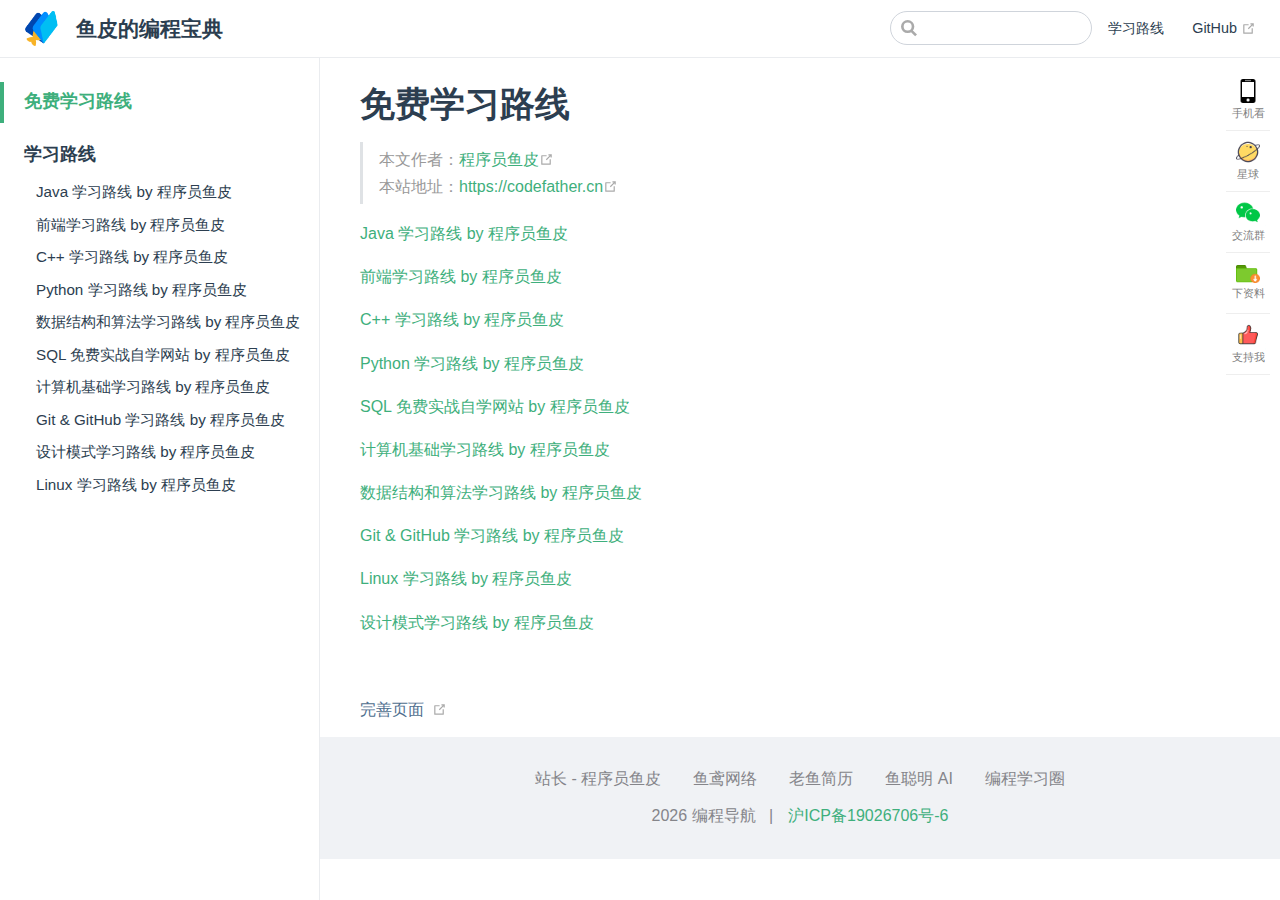
<file: 学习路线/index.html>
<!DOCTYPE html>
<html lang="en-US">
  <head>
    <meta charset="utf-8">
    <meta name="viewport" content="width=device-width,initial-scale=1">
    <title>免费学习路线 | 鱼皮的编程宝典</title>
    <meta name="generator" content="VuePress 1.9.10">
    <link rel="icon" href="/favicon.ico">
    <script>
        var _hmt = _hmt || [];
        (function() {
          var hm = document.createElement("script");
          hm.src = "https://hm.baidu.com/hm.js?2675818a983a3131404cee835018f016";
          var s = document.getElementsByTagName("script")[0]; 
          s.parentNode.insertBefore(hm, s);
        })();
      </script>
    <meta name="description" content="贴心的编程学习路线，全面的编程知识百科">
    <meta property="og:site_name" content="鱼皮的编程宝典">
    <meta property="og:title" content="免费学习路线">
    <meta property="og:type" content="article">
    <meta property="og:url" content="https://codefather.cn/%E5%AD%A6%E4%B9%A0%E8%B7%AF%E7%BA%BF/">
    <meta name="twitter:title" content="免费学习路线">
    <meta name="twitter:url" content="https://codefather.cn/%E5%AD%A6%E4%B9%A0%E8%B7%AF%E7%BA%BF/">
    <meta name="twitter:card" content="summary_large_image">
    <meta name="twitter:label1" content="Written by">
    <meta name="twitter:label2" content="Filed under">
    <meta name="twitter:data2" content="程序员, 编程, 计算机">
    <meta property="article:tag" content="程序员">
    <meta name="keywords" content="程序员鱼皮, 编程学习路线, 编程知识百科, Java, 编程导航, 前端, 开发, 编程分享, 项目, IT, 求职, 面经">
    
    <link rel="preload" href="/assets/css/0.styles.40c15e22.css" as="style"><link rel="preload" href="/assets/js/app.0d2ee4d3.js" as="script"><link rel="preload" href="/assets/js/2.6131818a.js" as="script"><link rel="preload" href="/assets/js/34.619c28e7.js" as="script"><link rel="prefetch" href="/assets/js/1.772e8449.js"><link rel="prefetch" href="/assets/js/10.40b6837e.js"><link rel="prefetch" href="/assets/js/11.78a8555f.js"><link rel="prefetch" href="/assets/js/12.a6f096db.js"><link rel="prefetch" href="/assets/js/13.8352f638.js"><link rel="prefetch" href="/assets/js/14.c7dc96c5.js"><link rel="prefetch" href="/assets/js/15.970a8ca5.js"><link rel="prefetch" href="/assets/js/16.ac3baac4.js"><link rel="prefetch" href="/assets/js/17.c186ca40.js"><link rel="prefetch" href="/assets/js/18.d0f0bd51.js"><link rel="prefetch" href="/assets/js/19.5740e4d6.js"><link rel="prefetch" href="/assets/js/20.8885a4fa.js"><link rel="prefetch" href="/assets/js/21.2a33c70e.js"><link rel="prefetch" href="/assets/js/22.3e8347a6.js"><link rel="prefetch" href="/assets/js/23.ceb5a5ff.js"><link rel="prefetch" href="/assets/js/24.ae67f00c.js"><link rel="prefetch" href="/assets/js/25.15e1f641.js"><link rel="prefetch" href="/assets/js/26.35b2bbdc.js"><link rel="prefetch" href="/assets/js/27.7796cb80.js"><link rel="prefetch" href="/assets/js/28.ba10d794.js"><link rel="prefetch" href="/assets/js/29.5a6eaea8.js"><link rel="prefetch" href="/assets/js/3.4dc033c7.js"><link rel="prefetch" href="/assets/js/30.94b5851c.js"><link rel="prefetch" href="/assets/js/31.9b4e826e.js"><link rel="prefetch" href="/assets/js/32.9ddaa7aa.js"><link rel="prefetch" href="/assets/js/33.b721477a.js"><link rel="prefetch" href="/assets/js/35.6178cf7e.js"><link rel="prefetch" href="/assets/js/36.220c23a7.js"><link rel="prefetch" href="/assets/js/37.613872fb.js"><link rel="prefetch" href="/assets/js/38.ddcb0d77.js"><link rel="prefetch" href="/assets/js/39.237c4320.js"><link rel="prefetch" href="/assets/js/4.2f502b73.js"><link rel="prefetch" href="/assets/js/5.7b1f056c.js"><link rel="prefetch" href="/assets/js/6.056886f1.js"><link rel="prefetch" href="/assets/js/7.a96cecf9.js"><link rel="prefetch" href="/assets/js/vendors~docsearch.9f962556.js">
    <link rel="stylesheet" href="/assets/css/0.styles.40c15e22.css">
  </head>
  <body>
    <div id="app" data-server-rendered="true"><div class="theme-container"><header class="navbar"><div class="sidebar-button"><svg xmlns="http://www.w3.org/2000/svg" aria-hidden="true" role="img" viewBox="0 0 448 512" class="icon"><path fill="currentColor" d="M436 124H12c-6.627 0-12-5.373-12-12V80c0-6.627 5.373-12 12-12h424c6.627 0 12 5.373 12 12v32c0 6.627-5.373 12-12 12zm0 160H12c-6.627 0-12-5.373-12-12v-32c0-6.627 5.373-12 12-12h424c6.627 0 12 5.373 12 12v32c0 6.627-5.373 12-12 12zm0 160H12c-6.627 0-12-5.373-12-12v-32c0-6.627 5.373-12 12-12h424c6.627 0 12 5.373 12 12v32c0 6.627-5.373 12-12 12z"></path></svg></div> <a href="/" class="home-link router-link-active"><img src="/logo.png" alt="鱼皮的编程宝典" class="logo"> <span class="site-name can-hide">鱼皮的编程宝典</span></a> <div class="links"><div class="search-box"><input aria-label="Search" autocomplete="off" spellcheck="false" value=""> <!----></div> <nav class="nav-links can-hide"><div class="nav-item"><a href="/学习路线/" class="nav-link">
  学习路线
</a></div> <a href="https://github.com/liyupi/codefather" target="_blank" rel="noopener noreferrer" class="repo-link">
    GitHub
    <span><svg xmlns="http://www.w3.org/2000/svg" aria-hidden="true" focusable="false" x="0px" y="0px" viewBox="0 0 100 100" width="15" height="15" class="icon outbound"><path fill="currentColor" d="M18.8,85.1h56l0,0c2.2,0,4-1.8,4-4v-32h-8v28h-48v-48h28v-8h-32l0,0c-2.2,0-4,1.8-4,4v56C14.8,83.3,16.6,85.1,18.8,85.1z"></path> <polygon fill="currentColor" points="45.7,48.7 51.3,54.3 77.2,28.5 77.2,37.2 85.2,37.2 85.2,14.9 62.8,14.9 62.8,22.9 71.5,22.9"></polygon></svg> <span class="sr-only">(opens new window)</span></span></a></nav></div></header> <div class="sidebar-mask"></div> <aside class="sidebar"><nav class="nav-links"><div class="nav-item"><a href="/学习路线/" class="nav-link">
  学习路线
</a></div> <a href="https://github.com/liyupi/codefather" target="_blank" rel="noopener noreferrer" class="repo-link">
    GitHub
    <span><svg xmlns="http://www.w3.org/2000/svg" aria-hidden="true" focusable="false" x="0px" y="0px" viewBox="0 0 100 100" width="15" height="15" class="icon outbound"><path fill="currentColor" d="M18.8,85.1h56l0,0c2.2,0,4-1.8,4-4v-32h-8v28h-48v-48h28v-8h-32l0,0c-2.2,0-4,1.8-4,4v56C14.8,83.3,16.6,85.1,18.8,85.1z"></path> <polygon fill="currentColor" points="45.7,48.7 51.3,54.3 77.2,28.5 77.2,37.2 85.2,37.2 85.2,14.9 62.8,14.9 62.8,22.9 71.5,22.9"></polygon></svg> <span class="sr-only">(opens new window)</span></span></a></nav>  <ul class="sidebar-links"><li><a href="/%E5%AD%A6%E4%B9%A0%E8%B7%AF%E7%BA%BF/" aria-current="page" class="active sidebar-link">免费学习路线</a></li><li><section class="sidebar-group depth-0"><p class="sidebar-heading"><span>学习路线</span> <!----></p> <ul class="sidebar-links sidebar-group-items"><li><a href="/java%E5%AD%A6%E4%B9%A0%E8%B7%AF%E7%BA%BF-by-%E7%A8%8B%E5%BA%8F%E5%91%98%E9%B1%BC%E7%9A%AE/" class="sidebar-link">Java 学习路线 by 程序员鱼皮</a></li><li><a href="/%E5%89%8D%E7%AB%AF%E5%AD%A6%E4%B9%A0%E8%B7%AF%E7%BA%BF-by-%E7%A8%8B%E5%BA%8F%E5%91%98%E9%B1%BC%E7%9A%AE/" class="sidebar-link">前端学习路线 by 程序员鱼皮</a></li><li><a href="/c-%E5%AD%A6%E4%B9%A0%E8%B7%AF%E7%BA%BF-by-%E7%A8%8B%E5%BA%8F%E5%91%98%E9%B1%BC%E7%9A%AE/" class="sidebar-link">C++ 学习路线 by 程序员鱼皮</a></li><li><a href="/python%E5%AD%A6%E4%B9%A0%E8%B7%AF%E7%BA%BF-by-%E7%A8%8B%E5%BA%8F%E5%91%98%E9%B1%BC%E7%9A%AE/" class="sidebar-link">Python 学习路线 by 程序员鱼皮</a></li><li><a href="/%E6%95%B0%E6%8D%AE%E7%BB%93%E6%9E%84%E5%92%8C%E7%AE%97%E6%B3%95%E5%AD%A6%E4%B9%A0%E8%B7%AF%E7%BA%BF-by-%E7%A8%8B%E5%BA%8F%E5%91%98%E9%B1%BC%E7%9A%AE/" class="sidebar-link">数据结构和算法学习路线 by 程序员鱼皮</a></li><li><a href="/sql%E5%85%8D%E8%B4%B9%E5%AE%9E%E6%88%98%E8%87%AA%E5%AD%A6%E7%BD%91%E7%AB%99-by-%E7%A8%8B%E5%BA%8F%E5%91%98%E9%B1%BC%E7%9A%AE/" class="sidebar-link">SQL 免费实战自学网站 by 程序员鱼皮</a></li><li><a href="/%E8%AE%A1%E7%AE%97%E6%9C%BA%E5%9F%BA%E7%A1%80%E5%AD%A6%E4%B9%A0%E8%B7%AF%E7%BA%BF-by-%E7%A8%8B%E5%BA%8F%E5%91%98%E9%B1%BC%E7%9A%AE/" class="sidebar-link">计算机基础学习路线 by 程序员鱼皮</a></li><li><a href="/git-github%E5%AD%A6%E4%B9%A0%E8%B7%AF%E7%BA%BF-by-%E7%A8%8B%E5%BA%8F%E5%91%98%E9%B1%BC%E7%9A%AE/" class="sidebar-link">Git &amp; GitHub 学习路线 by 程序员鱼皮</a></li><li><a href="/%E8%AE%BE%E8%AE%A1%E6%A8%A1%E5%BC%8F%E5%AD%A6%E4%B9%A0%E8%B7%AF%E7%BA%BF-by-%E7%A8%8B%E5%BA%8F%E5%91%98%E9%B1%BC%E7%9A%AE/" class="sidebar-link">设计模式学习路线 by 程序员鱼皮</a></li><li><a href="/linux%E5%AD%A6%E4%B9%A0%E8%B7%AF%E7%BA%BF-by-%E7%A8%8B%E5%BA%8F%E5%91%98%E9%B1%BC%E7%9A%AE/" class="sidebar-link">Linux 学习路线 by 程序员鱼皮</a></li></ul></section></li></ul> </aside> <main class="page"> <div class="content"><div style="width:100%"><div class="theme-default-content custom-content content__default"><h1 id="免费学习路线"><a href="#免费学习路线" class="header-anchor">#</a> 免费学习路线</h1> <blockquote><p>本文作者：<a href="https://yuyuanweb.feishu.cn/wiki/Abldw5WkjidySxkKxU2cQdAtnah" target="_blank" rel="noopener noreferrer">程序员鱼皮<span><svg xmlns="http://www.w3.org/2000/svg" aria-hidden="true" focusable="false" x="0px" y="0px" viewBox="0 0 100 100" width="15" height="15" class="icon outbound"><path fill="currentColor" d="M18.8,85.1h56l0,0c2.2,0,4-1.8,4-4v-32h-8v28h-48v-48h28v-8h-32l0,0c-2.2,0-4,1.8-4,4v56C14.8,83.3,16.6,85.1,18.8,85.1z"></path> <polygon fill="currentColor" points="45.7,48.7 51.3,54.3 77.2,28.5 77.2,37.2 85.2,37.2 85.2,14.9 62.8,14.9 62.8,22.9 71.5,22.9"></polygon></svg> <span class="sr-only">(opens new window)</span></span></a></p> <p>本站地址：<a href="https://codefather.cn" target="_blank" rel="noopener noreferrer">https://codefather.cn<span><svg xmlns="http://www.w3.org/2000/svg" aria-hidden="true" focusable="false" x="0px" y="0px" viewBox="0 0 100 100" width="15" height="15" class="icon outbound"><path fill="currentColor" d="M18.8,85.1h56l0,0c2.2,0,4-1.8,4-4v-32h-8v28h-48v-48h28v-8h-32l0,0c-2.2,0-4,1.8-4,4v56C14.8,83.3,16.6,85.1,18.8,85.1z"></path> <polygon fill="currentColor" points="45.7,48.7 51.3,54.3 77.2,28.5 77.2,37.2 85.2,37.2 85.2,14.9 62.8,14.9 62.8,22.9 71.5,22.9"></polygon></svg> <span class="sr-only">(opens new window)</span></span></a></p></blockquote> <p><a href="/学习路线/Java学习路线 by 程序员鱼皮.html">Java 学习路线 by 程序员鱼皮</a></p> <p><a href="/学习路线/前端学习路线 by 程序员鱼皮.html">前端学习路线 by 程序员鱼皮</a></p> <p><a href="/学习路线/C++学习路线 by 程序员鱼皮.html">C++ 学习路线 by 程序员鱼皮</a></p> <p><a href="/学习路线/Python学习路线 by 程序员鱼皮.html">Python 学习路线 by 程序员鱼皮</a></p> <p><a href="/学习路线/SQL免费实战自学网站 by 程序员鱼皮.html">SQL 免费实战自学网站 by 程序员鱼皮</a></p> <p><a href="/学习路线/计算机基础学习路线 by 程序员鱼皮.html">计算机基础学习路线 by 程序员鱼皮</a></p> <p><a href="/学习路线/数据结构和算法学习路线 by 程序员鱼皮.html">数据结构和算法学习路线 by 程序员鱼皮</a></p> <p><a href="/学习路线/Git&amp;GitHub学习路线 by 程序员鱼皮.html">Git &amp; GitHub 学习路线 by 程序员鱼皮</a></p> <p><a href="/学习路线/Linux学习路线 by 程序员鱼皮.html">Linux 学习路线 by 程序员鱼皮</a></p> <p><a href="/学习路线/设计模式学习路线 by 程序员鱼皮.html">设计模式学习路线 by 程序员鱼皮</a></p></div> <footer class="page-edit" style="margin:0;"><div class="edit-link"><a href="https://github.com/liyupi/codefather/edit/master/学习路线/README.md" target="_blank" rel="noopener noreferrer">完善页面</a> <span><svg xmlns="http://www.w3.org/2000/svg" aria-hidden="true" focusable="false" x="0px" y="0px" viewBox="0 0 100 100" width="15" height="15" class="icon outbound"><path fill="currentColor" d="M18.8,85.1h56l0,0c2.2,0,4-1.8,4-4v-32h-8v28h-48v-48h28v-8h-32l0,0c-2.2,0-4,1.8-4,4v56C14.8,83.3,16.6,85.1,18.8,85.1z"></path> <polygon fill="currentColor" points="45.7,48.7 51.3,54.3 77.2,28.5 77.2,37.2 85.2,37.2 85.2,14.9 62.8,14.9 62.8,22.9 71.5,22.9"></polygon></svg> <span class="sr-only">(opens new window)</span></span></div> <!----></footer> <!----></div> <div class="toc-container-sidebar"><div class="pos-box"><div class="icon-arrow"></div> <div class="scroll-box" style="max-height:86vh"><div style="font-weight:bold;">免费学习路线</div> <hr> <div class="toc-box"><!----></div></div></div></div></div>  <main class="footer"> <div class="copy-right"><span class="name"> 编程导航   |     </span> <a target="_blank" rel="noreferrer">
          
        </a></div></main></main> <aside class="page-sidebar"> <div class="page-side-toolbar"></div>  </aside></div><div class="global-ui"><!----></div></div>
    <script src="/assets/js/app.0d2ee4d3.js" defer></script><script src="/assets/js/2.6131818a.js" defer></script><script src="/assets/js/34.619c28e7.js" defer></script>
  </body>
</html>
</file>
<file: assets/css/0.styles.40c15e22.css>
.medium-zoom-overlay{z-index:100}.medium-zoom-overlay~img{z-index:101}.tag[data-v-354ca784]{background-color:#f0faf5;display:inline-block;height:32px;padding:0 10px;line-height:30px;font-size:12px;color:#42b983;border:1px solid #e2faef;border-radius:4px;box-sizing:border-box;white-space:nowrap;margin-left:10px;margin-top:5px}.not-first[data-v-354ca784]{margin-left:0}.tag.tag--primary[data-v-354ca784]{background-color:#ecf5ff;color:#409eff;border:1px solid #d9ecff}.tag.tag--success[data-v-354ca784]{background-color:#f0f9eb;border-color:#e1f3d8;color:#67c23a}.tag.tag--info[data-v-354ca784]{background-color:#f4f4f5;border-color:#e9e9eb;color:#909399}.tag.tag--warning[data-v-354ca784]{background-color:#fdf6ec;border-color:#faecd8;color:#e6a23c}.tag.tag--danger[data-v-354ca784]{background-color:#fef0f0;border-color:#fde2e2;color:#f56c6c}svg[data-v-49140617]{position:absolute;right:7.5px;opacity:.75;cursor:pointer}svg.hover[data-v-49140617]{opacity:0}svg[data-v-49140617]:hover{opacity:1!important}span[data-v-49140617]{position:absolute;font-size:.85rem;line-height:.425rem;right:50px;opacity:0;transition:opacity .5s}.success[data-v-49140617]{opacity:1!important}.code-copy-added:hover>.code-copy svg{opacity:.75}code[class*=language-],pre[class*=language-]{color:#ccc;background:none;font-family:Consolas,Monaco,Andale Mono,Ubuntu Mono,monospace;font-size:1em;text-align:left;white-space:pre;word-spacing:normal;word-break:normal;word-wrap:normal;line-height:1.5;-moz-tab-size:4;-o-tab-size:4;tab-size:4;-webkit-hyphens:none;hyphens:none}pre[class*=language-]{padding:1em;margin:.5em 0;overflow:auto}:not(pre)>code[class*=language-],pre[class*=language-]{background:#2d2d2d}:not(pre)>code[class*=language-]{padding:.1em;border-radius:.3em;white-space:normal}.token.block-comment,.token.cdata,.token.comment,.token.doctype,.token.prolog{color:#999}.token.punctuation{color:#ccc}.token.attr-name,.token.deleted,.token.namespace,.token.tag{color:#e2777a}.token.function-name{color:#6196cc}.token.boolean,.token.function,.token.number{color:#f08d49}.token.class-name,.token.constant,.token.property,.token.symbol{color:#f8c555}.token.atrule,.token.builtin,.token.important,.token.keyword,.token.selector{color:#cc99cd}.token.attr-value,.token.char,.token.regex,.token.string,.token.variable{color:#7ec699}.token.entity,.token.operator,.token.url{color:#67cdcc}.token.bold,.token.important{font-weight:700}.token.italic{font-style:italic}.token.entity{cursor:help}.token.inserted{color:green}.theme-default-content code{color:#476582;padding:.25rem .5rem;margin:0;font-size:.85em;background-color:rgba(27,31,35,.05);border-radius:3px}.theme-default-content code .token.deleted{color:#ec5975}.theme-default-content code .token.inserted{color:#3eaf7c}.theme-default-content pre,.theme-default-content pre[class*=language-]{line-height:1.4;padding:1.25rem 1.5rem;margin:.85rem 0;background-color:#282c34;border-radius:6px;overflow:auto}.theme-default-content pre[class*=language-] code,.theme-default-content pre code{color:#fff;padding:0;background-color:transparent;border-radius:0}div[class*=language-]{position:relative;background-color:#282c34;border-radius:6px}div[class*=language-] .highlight-lines{-webkit-user-select:none;user-select:none;padding-top:1.3rem;position:absolute;top:0;left:0;width:100%;line-height:1.4}div[class*=language-] .highlight-lines .highlighted{background-color:rgba(0,0,0,.66)}div[class*=language-] pre,div[class*=language-] pre[class*=language-]{background:transparent;position:relative;z-index:1}div[class*=language-]:before{position:absolute;z-index:3;top:.8em;right:1em;font-size:.75rem;color:hsla(0,0%,100%,.4)}div[class*=language-]:not(.line-numbers-mode) .line-numbers-wrapper{display:none}div[class*=language-].line-numbers-mode .highlight-lines .highlighted{position:relative}div[class*=language-].line-numbers-mode .highlight-lines .highlighted:before{content:" ";position:absolute;z-index:3;left:0;top:0;display:block;width:3.5rem;height:100%;background-color:rgba(0,0,0,.66)}div[class*=language-].line-numbers-mode pre{padding-left:4.5rem;vertical-align:middle}div[class*=language-].line-numbers-mode .line-numbers-wrapper{position:absolute;top:0;width:3.5rem;text-align:center;color:hsla(0,0%,100%,.3);padding:1.25rem 0;line-height:1.4}div[class*=language-].line-numbers-mode .line-numbers-wrapper br{-webkit-user-select:none;user-select:none}div[class*=language-].line-numbers-mode .line-numbers-wrapper .line-number{position:relative;z-index:4;-webkit-user-select:none;user-select:none;font-size:.85em}div[class*=language-].line-numbers-mode:after{content:"";position:absolute;z-index:2;top:0;left:0;width:3.5rem;height:100%;border-radius:6px 0 0 6px;border-right:1px solid rgba(0,0,0,.66);background-color:#282c34}div[class~=language-js]:before{content:"js"}div[class~=language-ts]:before{content:"ts"}div[class~=language-html]:before{content:"html"}div[class~=language-md]:before{content:"md"}div[class~=language-vue]:before{content:"vue"}div[class~=language-css]:before{content:"css"}div[class~=language-sass]:before{content:"sass"}div[class~=language-scss]:before{content:"scss"}div[class~=language-less]:before{content:"less"}div[class~=language-stylus]:before{content:"stylus"}div[class~=language-go]:before{content:"go"}div[class~=language-java]:before{content:"java"}div[class~=language-c]:before{content:"c"}div[class~=language-sh]:before{content:"sh"}div[class~=language-yaml]:before{content:"yaml"}div[class~=language-py]:before{content:"py"}div[class~=language-docker]:before{content:"docker"}div[class~=language-dockerfile]:before{content:"dockerfile"}div[class~=language-makefile]:before{content:"makefile"}div[class~=language-javascript]:before{content:"js"}div[class~=language-typescript]:before{content:"ts"}div[class~=language-markup]:before{content:"html"}div[class~=language-markdown]:before{content:"md"}div[class~=language-json]:before{content:"json"}div[class~=language-ruby]:before{content:"rb"}div[class~=language-python]:before{content:"py"}div[class~=language-bash]:before{content:"sh"}div[class~=language-php]:before{content:"php"}.custom-block .custom-block-title{font-weight:600;margin-bottom:-.4rem}.custom-block.danger,.custom-block.tip,.custom-block.warning{padding:.1rem 1.5rem;border-left-width:.5rem;border-left-style:solid;margin:1rem 0}.custom-block.tip{background-color:#f3f5f7;border-color:#42b983}.custom-block.warning{background-color:rgba(255,229,100,.3);border-color:#e7c000;color:#6b5900}.custom-block.warning .custom-block-title{color:#b29400}.custom-block.warning a{color:#2c3e50}.custom-block.danger{background-color:#ffe6e6;border-color:#c00;color:#4d0000}.custom-block.danger .custom-block-title{color:#900}.custom-block.danger a{color:#2c3e50}.custom-block.details{display:block;position:relative;border-radius:2px;margin:1.6em 0;padding:1.6em;background-color:#eee}.custom-block.details h4{margin-top:0}.custom-block.details figure:last-child,.custom-block.details p:last-child{margin-bottom:0;padding-bottom:0}.custom-block.details summary{outline:none;cursor:pointer}.arrow{display:inline-block;width:0;height:0}.arrow.up{border-bottom:6px solid #ccc}.arrow.down,.arrow.up{border-left:4px solid transparent;border-right:4px solid transparent}.arrow.down{border-top:6px solid #ccc}.arrow.right{border-left:6px solid #ccc}.arrow.left,.arrow.right{border-top:4px solid transparent;border-bottom:4px solid transparent}.arrow.left{border-right:6px solid #ccc}.theme-default-content:not(.custom){max-width:740px;margin:0 auto;padding:2rem 2.5rem}@media (max-width:959px){.theme-default-content:not(.custom){padding:2rem}}@media (max-width:419px){.theme-default-content:not(.custom){padding:1.5rem}}.table-of-contents .badge{vertical-align:middle}body,html{padding:0;margin:0;background-color:#fff}body{font-family:-apple-system,BlinkMacSystemFont,Segoe UI,Roboto,Oxygen,Ubuntu,Cantarell,Fira Sans,Droid Sans,Helvetica Neue,sans-serif;-webkit-font-smoothing:antialiased;-moz-osx-font-smoothing:grayscale;font-size:16px;color:#2c3e50}.page{padding-left:20rem}.navbar{z-index:20;right:0;height:3.6rem;background-color:#fff;box-sizing:border-box;border-bottom:1px solid #eaecef}.navbar,.sidebar-mask{position:fixed;top:0;left:0}.sidebar-mask{z-index:9;width:100vw;height:100vh;display:none}.sidebar{font-size:16px;background-color:#fff;width:20rem;position:fixed;z-index:10;margin:0;top:3.6rem;left:0;bottom:0;box-sizing:border-box;border-right:1px solid #eaecef;overflow-y:auto}.theme-default-content:not(.custom)>:first-child{margin-top:3.6rem}.theme-default-content:not(.custom) a:hover{text-decoration:underline}.theme-default-content:not(.custom) p.demo{padding:1rem 1.5rem;border:1px solid #ddd;border-radius:4px}.theme-default-content:not(.custom) img{max-width:100%}.theme-default-content.custom{padding:0;margin:0}.theme-default-content.custom img{max-width:100%}a{font-weight:500;text-decoration:none}a,p a code{color:#3eaf7c}p a code{font-weight:400}kbd{background:#eee;border:.15rem solid #ddd;border-bottom:.25rem solid #ddd;border-radius:.15rem;padding:0 .15em}blockquote{font-size:1rem;color:#999;border-left:.2rem solid #dfe2e5;margin:1rem 0;padding:.25rem 0 .25rem 1rem}blockquote>p{margin:0}ol,ul{padding-left:1.2em}strong{font-weight:600}h1,h2,h3,h4,h5,h6{font-weight:600;line-height:1.25}.theme-default-content:not(.custom)>h1,.theme-default-content:not(.custom)>h2,.theme-default-content:not(.custom)>h3,.theme-default-content:not(.custom)>h4,.theme-default-content:not(.custom)>h5,.theme-default-content:not(.custom)>h6{margin-top:-3.1rem;padding-top:4.6rem;margin-bottom:0}.theme-default-content:not(.custom)>h1:first-child,.theme-default-content:not(.custom)>h2:first-child,.theme-default-content:not(.custom)>h3:first-child,.theme-default-content:not(.custom)>h4:first-child,.theme-default-content:not(.custom)>h5:first-child,.theme-default-content:not(.custom)>h6:first-child{margin-top:-1.5rem;margin-bottom:1rem}.theme-default-content:not(.custom)>h1:first-child+.custom-block,.theme-default-content:not(.custom)>h1:first-child+p,.theme-default-content:not(.custom)>h1:first-child+pre,.theme-default-content:not(.custom)>h2:first-child+.custom-block,.theme-default-content:not(.custom)>h2:first-child+p,.theme-default-content:not(.custom)>h2:first-child+pre,.theme-default-content:not(.custom)>h3:first-child+.custom-block,.theme-default-content:not(.custom)>h3:first-child+p,.theme-default-content:not(.custom)>h3:first-child+pre,.theme-default-content:not(.custom)>h4:first-child+.custom-block,.theme-default-content:not(.custom)>h4:first-child+p,.theme-default-content:not(.custom)>h4:first-child+pre,.theme-default-content:not(.custom)>h5:first-child+.custom-block,.theme-default-content:not(.custom)>h5:first-child+p,.theme-default-content:not(.custom)>h5:first-child+pre,.theme-default-content:not(.custom)>h6:first-child+.custom-block,.theme-default-content:not(.custom)>h6:first-child+p,.theme-default-content:not(.custom)>h6:first-child+pre{margin-top:2rem}h1:focus .header-anchor,h1:hover .header-anchor,h2:focus .header-anchor,h2:hover .header-anchor,h3:focus .header-anchor,h3:hover .header-anchor,h4:focus .header-anchor,h4:hover .header-anchor,h5:focus .header-anchor,h5:hover .header-anchor,h6:focus .header-anchor,h6:hover .header-anchor{opacity:1}h1{font-size:2.2rem}h2{font-size:1.65rem;padding-bottom:.3rem;border-bottom:1px solid #eaecef}h3{font-size:1.35rem}a.header-anchor{font-size:.85em;float:left;margin-left:-.87em;padding-right:.23em;margin-top:.125em;-webkit-user-select:none;user-select:none;opacity:0}a.header-anchor:focus,a.header-anchor:hover{text-decoration:none}.line-number,code,kbd{font-family:source-code-pro,Menlo,Monaco,Consolas,Courier New,monospace}ol,p,ul{line-height:1.7}hr{border:0;border-top:1px solid #eaecef}table{border-collapse:collapse;margin:1rem 0;display:block;overflow-x:auto}tr{border-top:1px solid #dfe2e5}tr:nth-child(2n){background-color:#f6f8fa}td,th{border:1px solid #dfe2e5;padding:.6em 1em}.theme-container.sidebar-open .sidebar-mask{display:block}.theme-container.no-navbar .theme-default-content:not(.custom)>h1,.theme-container.no-navbar h2,.theme-container.no-navbar h3,.theme-container.no-navbar h4,.theme-container.no-navbar h5,.theme-container.no-navbar h6{margin-top:1.5rem;padding-top:0}.theme-container.no-navbar .sidebar{top:0}@media (min-width:720px){.theme-container.no-sidebar .sidebar{display:none}.theme-container.no-sidebar .page{padding-left:0}}@media (max-width:959px){.sidebar{font-size:15px;width:16.4rem}.page{padding-left:16.4rem}}@media (max-width:719px){.sidebar{top:0;padding-top:3.6rem;transform:translateX(-100%);transition:transform .2s ease}.page{padding-left:0}.theme-container.sidebar-open .sidebar{transform:translateX(0)}.theme-container.no-navbar .sidebar{padding-top:0}}@media (max-width:419px){h1{font-size:1.9rem}.theme-default-content div[class*=language-]{margin:.85rem -1.5rem;border-radius:0}}#nprogress{pointer-events:none}#nprogress .bar{background:#3eaf7c;position:fixed;z-index:1031;top:0;left:0;width:100%;height:2px}#nprogress .peg{display:block;position:absolute;right:0;width:100px;height:100%;box-shadow:0 0 10px #3eaf7c,0 0 5px #3eaf7c;opacity:1;transform:rotate(3deg) translateY(-4px)}#nprogress .spinner{display:block;position:fixed;z-index:1031;top:15px;right:15px}#nprogress .spinner-icon{width:18px;height:18px;box-sizing:border-box;border-color:#3eaf7c transparent transparent #3eaf7c;border-style:solid;border-width:2px;border-radius:50%;animation:nprogress-spinner .4s linear infinite}.nprogress-custom-parent{overflow:hidden;position:relative}.nprogress-custom-parent #nprogress .bar,.nprogress-custom-parent #nprogress .spinner{position:absolute}@keyframes nprogress-spinner{0%{transform:rotate(0deg)}to{transform:rotate(1turn)}}.go-to-top[data-v-5fd4ef0c]{cursor:pointer;position:fixed;bottom:2rem;right:2.5rem;width:2rem;color:#3eaf7c;z-index:1}.go-to-top[data-v-5fd4ef0c]:hover{color:#72cda4}@media (max-width:959px){.go-to-top[data-v-5fd4ef0c]{display:none}}.fade-enter-active[data-v-5fd4ef0c],.fade-leave-active[data-v-5fd4ef0c]{transition:opacity .3s}.fade-enter[data-v-5fd4ef0c],.fade-leave-to[data-v-5fd4ef0c]{opacity:0}.icon.outbound{color:#aaa;display:inline-block;vertical-align:middle;position:relative;top:-1px}.sr-only{position:absolute;width:1px;height:1px;padding:0;margin:-1px;overflow:hidden;clip:rect(0,0,0,0);white-space:nowrap;border-width:0}.algolia-search-wrapper>span{vertical-align:middle}.algolia-search-wrapper .algolia-autocomplete{line-height:normal}.algolia-search-wrapper .algolia-autocomplete .ds-dropdown-menu{background-color:#fff;border:1px solid #999;border-radius:4px;font-size:16px;margin:6px 0 0;padding:4px;text-align:left}.algolia-search-wrapper .algolia-autocomplete .ds-dropdown-menu:before{border-color:#999}.algolia-search-wrapper .algolia-autocomplete .ds-dropdown-menu [class*=ds-dataset-]{border:none;padding:0}.algolia-search-wrapper .algolia-autocomplete .ds-dropdown-menu .ds-suggestions{margin-top:0}.algolia-search-wrapper .algolia-autocomplete .ds-dropdown-menu .ds-suggestion{border-bottom:1px solid #eaecef}.algolia-search-wrapper .algolia-autocomplete .algolia-docsearch-suggestion--highlight{color:#2c815b}.algolia-search-wrapper .algolia-autocomplete .algolia-docsearch-suggestion{border-color:#eaecef;padding:0}.algolia-search-wrapper .algolia-autocomplete .algolia-docsearch-suggestion .algolia-docsearch-suggestion--category-header{padding:5px 10px;margin-top:0;background:#3eaf7c;color:#fff;font-weight:600}.algolia-search-wrapper .algolia-autocomplete .algolia-docsearch-suggestion .algolia-docsearch-suggestion--category-header .algolia-docsearch-suggestion--highlight{background:hsla(0,0%,100%,.6)}.algolia-search-wrapper .algolia-autocomplete .algolia-docsearch-suggestion .algolia-docsearch-suggestion--wrapper{padding:0}.algolia-search-wrapper .algolia-autocomplete .algolia-docsearch-suggestion .algolia-docsearch-suggestion--title{font-weight:600;margin-bottom:0;color:#2c3e50}.algolia-search-wrapper .algolia-autocomplete .algolia-docsearch-suggestion .algolia-docsearch-suggestion--subcategory-column{vertical-align:top;padding:5px 7px 5px 5px;border-color:#eaecef;background:#f1f3f5}.algolia-search-wrapper .algolia-autocomplete .algolia-docsearch-suggestion .algolia-docsearch-suggestion--subcategory-column:after{display:none}.algolia-search-wrapper .algolia-autocomplete .algolia-docsearch-suggestion .algolia-docsearch-suggestion--subcategory-column-text{color:#555}.algolia-search-wrapper .algolia-autocomplete .algolia-docsearch-footer{border-color:#eaecef}.algolia-search-wrapper .algolia-autocomplete .ds-cursor .algolia-docsearch-suggestion--content{background-color:#e7edf3!important;color:#2c3e50}@media (min-width:719px){.algolia-search-wrapper .algolia-autocomplete .algolia-docsearch-suggestion .algolia-docsearch-suggestion--subcategory-column{float:none;width:150px;min-width:150px;display:table-cell}.algolia-search-wrapper .algolia-autocomplete .algolia-docsearch-suggestion .algolia-docsearch-suggestion--content{float:none;display:table-cell;width:100%;vertical-align:top}.algolia-search-wrapper .algolia-autocomplete .algolia-docsearch-suggestion .ds-dropdown-menu{min-width:515px!important}}@media (max-width:719px){.algolia-search-wrapper .ds-dropdown-menu{min-width:calc(100vw - 4rem)!important;max-width:calc(100vw - 4rem)!important}.algolia-search-wrapper .algolia-docsearch-suggestion--wrapper{padding:5px 7px 5px 5px!important}.algolia-search-wrapper .algolia-docsearch-suggestion--subcategory-column{padding:0!important;background:#fff!important}.algolia-search-wrapper .algolia-docsearch-suggestion--subcategory-column-text:after{content:" > ";font-size:10px;line-height:14.4px;display:inline-block;width:5px;margin:-3px 3px 0;vertical-align:middle}}.home{padding:3.6rem 2rem 0;max-width:960px;margin:0 auto;display:block}.home .hero{text-align:center}.home .hero img{max-width:100%;max-height:280px;display:block;margin:3rem auto 1.5rem}.home .hero h1{font-size:3rem}.home .hero .action,.home .hero .description,.home .hero h1{margin:1.8rem auto}.home .hero .description{max-width:35rem;font-size:1.6rem;line-height:1.3;color:#6a8bad}.home .hero .action-button{display:inline-block;font-size:1.2rem;color:#fff;background-color:#3eaf7c;padding:.8rem 1.6rem;border-radius:4px;transition:background-color .1s ease;box-sizing:border-box;border-bottom:1px solid #389d70}.home .hero .action-button:hover{background-color:#4abf8a}.home .features{border-top:1px solid #eaecef;padding:1.2rem 0;margin-top:2.5rem;display:flex;flex-wrap:wrap;align-items:flex-start;align-content:stretch;justify-content:space-between}.home .feature{flex-grow:1;flex-basis:30%;max-width:30%}.home .feature h2{font-size:1.4rem;font-weight:500;border-bottom:none;padding-bottom:0;color:#3a5169}.home .feature p{color:#4e6e8e}.home .footer{padding:2.5rem;border-top:1px solid #eaecef;text-align:center;color:#4e6e8e}@media (max-width:719px){.home .features{flex-direction:column}.home .feature{max-width:100%;padding:0 2.5rem}}@media (max-width:419px){.home{padding-left:1.5rem;padding-right:1.5rem}.home .hero img{max-height:210px;margin:2rem auto 1.2rem}.home .hero h1{font-size:2rem}.home .hero .action,.home .hero .description,.home .hero h1{margin:1.2rem auto}.home .hero .description{font-size:1.2rem}.home .hero .action-button{font-size:1rem;padding:.6rem 1.2rem}.home .feature h2{font-size:1.25rem}}.search-box{display:inline-block;position:relative;margin-right:1rem}.search-box input{cursor:text;width:10rem;height:2rem;color:#4e6e8e;display:inline-block;border:1px solid #cfd4db;border-radius:2rem;font-size:.9rem;line-height:2rem;padding:0 .5rem 0 2rem;outline:none;transition:all .2s ease;background:#fff url(/assets/img/search.83621669.svg) .6rem .5rem no-repeat;background-size:1rem}.search-box input:focus{cursor:auto;border-color:#3eaf7c}.search-box .suggestions{background:#fff;width:20rem;position:absolute;top:2rem;border:1px solid #cfd4db;border-radius:6px;padding:.4rem;list-style-type:none}.search-box .suggestions.align-right{right:0}.search-box .suggestion{line-height:1.4;padding:.4rem .6rem;border-radius:4px;cursor:pointer}.search-box .suggestion a{white-space:normal;color:#5d82a6}.search-box .suggestion a .page-title{font-weight:600}.search-box .suggestion a .header{font-size:.9em;margin-left:.25em}.search-box .suggestion.focused{background-color:#f3f4f5}.search-box .suggestion.focused a{color:#3eaf7c}@media (max-width:959px){.search-box input{cursor:pointer;width:0;border-color:transparent;position:relative}.search-box input:focus{cursor:text;left:0;width:10rem}}@media (-ms-high-contrast:none){.search-box input{height:2rem}}@media (max-width:959px) and (min-width:719px){.search-box .suggestions{left:0}}@media (max-width:719px){.search-box{margin-right:0}.search-box input{left:1rem}.search-box .suggestions{right:0}}@media (max-width:419px){.search-box .suggestions{width:calc(100vw - 4rem)}.search-box input:focus{width:8rem}}.sidebar-button{cursor:pointer;display:none;width:1.25rem;height:1.25rem;position:absolute;padding:.6rem;top:.6rem;left:1rem}.sidebar-button .icon{display:block;width:1.25rem;height:1.25rem}@media (max-width:719px){.sidebar-button{display:block}}.badge[data-v-15b7b770]{display:inline-block;font-size:14px;height:18px;line-height:18px;border-radius:3px;padding:0 6px;color:#fff}.badge.green[data-v-15b7b770],.badge.tip[data-v-15b7b770],.badge[data-v-15b7b770]{background-color:#42b983}.badge.error[data-v-15b7b770]{background-color:#da5961}.badge.warn[data-v-15b7b770],.badge.warning[data-v-15b7b770],.badge.yellow[data-v-15b7b770]{background-color:#e7c000}.badge+.badge[data-v-15b7b770]{margin-left:5px}.theme-code-block[data-v-759a7d02]{display:none}.theme-code-block__active[data-v-759a7d02]{display:block}.theme-code-block>pre[data-v-759a7d02]{background-color:orange}.theme-code-group__nav[data-v-deefee04]{margin-bottom:-35px;background-color:#282c34;padding-bottom:22px;border-top-left-radius:6px;border-top-right-radius:6px;padding-left:10px;padding-top:10px}.theme-code-group__ul[data-v-deefee04]{margin:auto 0;padding-left:0;display:inline-flex;list-style:none}.theme-code-group__nav-tab[data-v-deefee04]{border:0;padding:5px;cursor:pointer;background-color:transparent;font-size:.85em;line-height:1.4;color:hsla(0,0%,100%,.9);font-weight:600}.theme-code-group__nav-tab-active[data-v-deefee04]{border-bottom:1px solid #42b983}.pre-blank[data-v-deefee04]{color:#42b983}.searchbox{display:inline-block;position:relative;width:200px;height:32px!important;white-space:nowrap;box-sizing:border-box;visibility:visible!important}.searchbox .algolia-autocomplete{display:block;width:100%;height:100%}.searchbox__wrapper{width:100%;height:100%;z-index:999;position:relative}.searchbox__input{display:inline-block;box-sizing:border-box;transition:box-shadow .4s ease,background .4s ease;border:0;border-radius:16px;box-shadow:inset 0 0 0 1px #ccc;background:#fff!important;padding:0 26px 0 32px;width:100%;height:100%;vertical-align:middle;white-space:normal;font-size:12px;-webkit-appearance:none;-moz-appearance:none;appearance:none}.searchbox__input::-webkit-search-cancel-button,.searchbox__input::-webkit-search-decoration,.searchbox__input::-webkit-search-results-button,.searchbox__input::-webkit-search-results-decoration{display:none}.searchbox__input:hover{box-shadow:inset 0 0 0 1px #b3b3b3}.searchbox__input:active,.searchbox__input:focus{outline:0;box-shadow:inset 0 0 0 1px #aaa;background:#fff}.searchbox__input::-moz-placeholder{color:#aaa}.searchbox__input::placeholder{color:#aaa}.searchbox__submit{position:absolute;top:0;margin:0;border:0;border-radius:16px 0 0 16px;background-color:rgba(69,142,225,0);padding:0;width:32px;height:100%;vertical-align:middle;text-align:center;font-size:inherit;-webkit-user-select:none;-moz-user-select:none;user-select:none;right:inherit;left:0}.searchbox__submit:before{display:inline-block;margin-right:-4px;height:100%;vertical-align:middle;content:""}.searchbox__submit:active,.searchbox__submit:hover{cursor:pointer}.searchbox__submit:focus{outline:0}.searchbox__submit svg{width:14px;height:14px;vertical-align:middle;fill:#6d7e96}.searchbox__reset{display:block;position:absolute;top:8px;right:8px;margin:0;border:0;background:none;cursor:pointer;padding:0;font-size:inherit;-webkit-user-select:none;-moz-user-select:none;user-select:none;fill:rgba(0,0,0,.5)}.searchbox__reset.hide{display:none}.searchbox__reset:focus{outline:0}.searchbox__reset svg{display:block;margin:4px;width:8px;height:8px}.searchbox__input:valid~.searchbox__reset{display:block;animation-name:sbx-reset-in;animation-duration:.15s}@keyframes sbx-reset-in{0%{transform:translate3d(-20%,0,0);opacity:0}to{transform:none;opacity:1}}.algolia-autocomplete.algolia-autocomplete-right .ds-dropdown-menu{right:0!important;left:inherit!important}.algolia-autocomplete.algolia-autocomplete-right .ds-dropdown-menu:before{right:48px}.algolia-autocomplete.algolia-autocomplete-left .ds-dropdown-menu{left:0!important;right:inherit!important}.algolia-autocomplete.algolia-autocomplete-left .ds-dropdown-menu:before{left:48px}.algolia-autocomplete .ds-dropdown-menu{top:-6px;border-radius:4px;margin:6px 0 0;padding:0;text-align:left;height:auto;position:relative;background:transparent;border:none;z-index:999;max-width:600px;min-width:500px;box-shadow:0 1px 0 0 rgba(0,0,0,.2),0 2px 3px 0 rgba(0,0,0,.1)}.algolia-autocomplete .ds-dropdown-menu:before{display:block;position:absolute;content:"";width:14px;height:14px;background:#fff;z-index:1000;top:-7px;border-top:1px solid #d9d9d9;border-right:1px solid #d9d9d9;transform:rotate(-45deg);border-radius:2px}.algolia-autocomplete .ds-dropdown-menu .ds-suggestions{position:relative;z-index:1000;margin-top:8px}.algolia-autocomplete .ds-dropdown-menu .ds-suggestions a:hover{text-decoration:none}.algolia-autocomplete .ds-dropdown-menu .ds-suggestion{cursor:pointer}.algolia-autocomplete .ds-dropdown-menu .ds-suggestion.ds-cursor .algolia-docsearch-suggestion.suggestion-layout-simple,.algolia-autocomplete .ds-dropdown-menu .ds-suggestion.ds-cursor .algolia-docsearch-suggestion:not(.suggestion-layout-simple) .algolia-docsearch-suggestion--content{background-color:rgba(69,142,225,.05)}.algolia-autocomplete .ds-dropdown-menu [class^=ds-dataset-]{position:relative;border:1px solid #d9d9d9;background:#fff;border-radius:4px;overflow:auto;padding:0 8px 8px}.algolia-autocomplete .ds-dropdown-menu *{box-sizing:border-box}.algolia-autocomplete .algolia-docsearch-suggestion{display:block;position:relative;padding:0 8px;background:#fff;color:#02060c;overflow:hidden}.algolia-autocomplete .algolia-docsearch-suggestion--highlight{color:#174d8c;background:rgba(143,187,237,.1);padding:.1em .05em}.algolia-autocomplete .algolia-docsearch-suggestion--category-header .algolia-docsearch-suggestion--category-header-lvl0 .algolia-docsearch-suggestion--highlight,.algolia-autocomplete .algolia-docsearch-suggestion--category-header .algolia-docsearch-suggestion--category-header-lvl1 .algolia-docsearch-suggestion--highlight,.algolia-autocomplete .algolia-docsearch-suggestion--text .algolia-docsearch-suggestion--highlight{padding:0 0 1px;background:inherit;box-shadow:inset 0 -2px 0 0 rgba(69,142,225,.8);color:inherit}.algolia-autocomplete .algolia-docsearch-suggestion--content{display:block;float:right;width:70%;position:relative;padding:5.33333px 0 5.33333px 10.66667px;cursor:pointer}.algolia-autocomplete .algolia-docsearch-suggestion--content:before{content:"";position:absolute;display:block;top:0;height:100%;width:1px;background:#ddd;left:-1px}.algolia-autocomplete .algolia-docsearch-suggestion--category-header{position:relative;border-bottom:1px solid #ddd;display:none;margin-top:8px;padding:4px 0;font-size:1em;color:#33363d}.algolia-autocomplete .algolia-docsearch-suggestion--wrapper{width:100%;float:left;padding:8px 0 0}.algolia-autocomplete .algolia-docsearch-suggestion--subcategory-column{float:left;width:30%;text-align:right;position:relative;padding:5.33333px 10.66667px;color:#a4a7ae;font-size:.9em;word-wrap:break-word}.algolia-autocomplete .algolia-docsearch-suggestion--subcategory-column:before{content:"";position:absolute;display:block;top:0;height:100%;width:1px;background:#ddd;right:0}.algolia-autocomplete .algolia-docsearch-suggestion--subcategory-inline{display:none}.algolia-autocomplete .algolia-docsearch-suggestion--title{margin-bottom:4px;color:#02060c;font-size:.9em;font-weight:700}.algolia-autocomplete .algolia-docsearch-suggestion--text{display:block;line-height:1.2em;font-size:.85em;color:#63676d}.algolia-autocomplete .algolia-docsearch-suggestion--no-results{width:100%;padding:8px 0;text-align:center;font-size:1.2em}.algolia-autocomplete .algolia-docsearch-suggestion--no-results:before{display:none}.algolia-autocomplete .algolia-docsearch-suggestion code{padding:1px 5px;font-size:90%;border:none;color:#222;background-color:#ebebeb;border-radius:3px;font-family:Menlo,Monaco,Consolas,Courier New,monospace}.algolia-autocomplete .algolia-docsearch-suggestion code .algolia-docsearch-suggestion--highlight{background:none}.algolia-autocomplete .algolia-docsearch-suggestion.algolia-docsearch-suggestion__main .algolia-docsearch-suggestion--category-header,.algolia-autocomplete .algolia-docsearch-suggestion.algolia-docsearch-suggestion__secondary{display:block}@media (min-width:768px){.algolia-autocomplete .algolia-docsearch-suggestion .algolia-docsearch-suggestion--subcategory-column{display:block}}@media (max-width:768px){.algolia-autocomplete .algolia-docsearch-suggestion .algolia-docsearch-suggestion--subcategory-column{display:inline-block;width:auto;float:left;padding:0;color:#02060c;font-size:.9em;font-weight:700;text-align:left;opacity:.5}.algolia-autocomplete .algolia-docsearch-suggestion .algolia-docsearch-suggestion--subcategory-column:before{display:none}.algolia-autocomplete .algolia-docsearch-suggestion .algolia-docsearch-suggestion--subcategory-column:after{content:"|"}.algolia-autocomplete .algolia-docsearch-suggestion .algolia-docsearch-suggestion--content{display:inline-block;width:auto;text-align:left;float:left;padding:0}.algolia-autocomplete .algolia-docsearch-suggestion .algolia-docsearch-suggestion--content:before{display:none}}.algolia-autocomplete .suggestion-layout-simple.algolia-docsearch-suggestion{border-bottom:1px solid #eee;padding:8px;margin:0}.algolia-autocomplete .suggestion-layout-simple .algolia-docsearch-suggestion--content{width:100%;padding:0}.algolia-autocomplete .suggestion-layout-simple .algolia-docsearch-suggestion--content:before{display:none}.algolia-autocomplete .suggestion-layout-simple .algolia-docsearch-suggestion--category-header{margin:0;padding:0;display:block;width:100%;border:none}.algolia-autocomplete .suggestion-layout-simple .algolia-docsearch-suggestion--category-header-lvl0,.algolia-autocomplete .suggestion-layout-simple .algolia-docsearch-suggestion--category-header-lvl1{opacity:.6;font-size:.85em}.algolia-autocomplete .suggestion-layout-simple .algolia-docsearch-suggestion--category-header-lvl1:before{background-image:url('data:image/svg+xml;utf8,<svg width="10" height="10" viewBox="0 0 20 38" xmlns="http://www.w3.org/2000/svg"><path d="M1.49 4.31l14 16.126.002-2.624-14 16.074-1.314 1.51 3.017 2.626 1.313-1.508 14-16.075 1.142-1.313-1.14-1.313-14-16.125L3.2.18.18 2.8l1.31 1.51z" fill-rule="evenodd" fill="%231D3657" /></svg>');content:"";width:10px;height:10px;display:inline-block}.algolia-autocomplete .suggestion-layout-simple .algolia-docsearch-suggestion--wrapper{width:100%;float:left;margin:0;padding:0}.algolia-autocomplete .suggestion-layout-simple .algolia-docsearch-suggestion--duplicate-content,.algolia-autocomplete .suggestion-layout-simple .algolia-docsearch-suggestion--subcategory-inline{display:none!important}.algolia-autocomplete .suggestion-layout-simple .algolia-docsearch-suggestion--title{margin:0;color:#458ee1;font-size:.9em;font-weight:400}.algolia-autocomplete .suggestion-layout-simple .algolia-docsearch-suggestion--title:before{content:"#";font-weight:700;color:#458ee1;display:inline-block}.algolia-autocomplete .suggestion-layout-simple .algolia-docsearch-suggestion--text{margin:4px 0 0;display:block;line-height:1.4em;padding:5.33333px 8px;background:#f8f8f8;font-size:.85em;opacity:.8}.algolia-autocomplete .suggestion-layout-simple .algolia-docsearch-suggestion--text .algolia-docsearch-suggestion--highlight{color:#3f4145;font-weight:700;box-shadow:none}.algolia-autocomplete .algolia-docsearch-footer{width:134px;height:20px;z-index:2000;margin-top:10.66667px;float:right;font-size:0;line-height:0}.algolia-autocomplete .algolia-docsearch-footer--logo{background-image:url("data:image/svg+xml;charset=utf-8,%3Csvg width='168' height='24' xmlns='http://www.w3.org/2000/svg'%3E%3Cg fill='none' fill-rule='evenodd'%3E%3Cpath d='M78.988.938h16.594a2.968 2.968 0 012.966 2.966V20.5a2.967 2.967 0 01-2.966 2.964H78.988a2.967 2.967 0 01-2.966-2.964V3.897A2.961 2.961 0 0178.988.938zm41.937 17.866c-4.386.02-4.386-3.54-4.386-4.106l-.007-13.336 2.675-.424v13.254c0 .322 0 2.358 1.718 2.364v2.248zm-10.846-2.18c.821 0 1.43-.047 1.855-.129v-2.719a6.334 6.334 0 00-1.574-.199 5.7 5.7 0 00-.897.069 2.699 2.699 0 00-.814.24c-.24.116-.439.28-.582.491-.15.212-.219.335-.219.656 0 .628.219.991.616 1.23s.938.362 1.615.362zm-.233-9.7c.883 0 1.629.109 2.231.328.602.218 1.088.525 1.444.915.363.396.609.922.76 1.483.157.56.232 1.175.232 1.85v6.874a32.5 32.5 0 01-1.868.314c-.834.123-1.772.185-2.813.185-.69 0-1.327-.069-1.895-.198a4.001 4.001 0 01-1.471-.636 3.085 3.085 0 01-.951-1.134c-.226-.465-.343-1.12-.343-1.803 0-.656.13-1.073.384-1.525a3.24 3.24 0 011.047-1.106c.445-.287.95-.492 1.532-.615a8.8 8.8 0 011.82-.185 8.404 8.404 0 011.972.24v-.438c0-.307-.035-.6-.11-.874a1.88 1.88 0 00-.384-.73 1.784 1.784 0 00-.724-.493 3.164 3.164 0 00-1.143-.205c-.616 0-1.177.075-1.69.164a7.735 7.735 0 00-1.26.307l-.321-2.192c.335-.117.834-.233 1.478-.349a10.98 10.98 0 012.073-.178zm52.842 9.626c.822 0 1.43-.048 1.854-.13V13.7a6.347 6.347 0 00-1.574-.199c-.294 0-.595.021-.896.069a2.7 2.7 0 00-.814.24 1.46 1.46 0 00-.582.491c-.15.212-.218.335-.218.656 0 .628.218.991.615 1.23.404.245.938.362 1.615.362zm-.226-9.694c.883 0 1.629.108 2.231.327.602.219 1.088.526 1.444.915.355.39.609.923.759 1.483a6.8 6.8 0 01.233 1.852v6.873c-.41.088-1.034.19-1.868.314-.834.123-1.772.184-2.813.184-.69 0-1.327-.068-1.895-.198a4.001 4.001 0 01-1.471-.635 3.085 3.085 0 01-.951-1.134c-.226-.465-.343-1.12-.343-1.804 0-.656.13-1.073.384-1.524.26-.45.608-.82 1.047-1.107.445-.286.95-.491 1.532-.614a8.803 8.803 0 012.751-.13c.329.034.671.096 1.04.185v-.437a3.3 3.3 0 00-.109-.875 1.873 1.873 0 00-.384-.731 1.784 1.784 0 00-.724-.492 3.165 3.165 0 00-1.143-.205c-.616 0-1.177.075-1.69.164a7.75 7.75 0 00-1.26.307l-.321-2.193c.335-.116.834-.232 1.478-.348a11.633 11.633 0 012.073-.177zm-8.034-1.271a1.626 1.626 0 01-1.628-1.62c0-.895.725-1.62 1.628-1.62.904 0 1.63.725 1.63 1.62 0 .895-.733 1.62-1.63 1.62zm1.348 13.22h-2.689V7.27l2.69-.423v11.956zm-4.714 0c-4.386.02-4.386-3.54-4.386-4.107l-.008-13.336 2.676-.424v13.254c0 .322 0 2.358 1.718 2.364v2.248zm-8.698-5.903c0-1.156-.253-2.119-.746-2.788-.493-.677-1.183-1.01-2.067-1.01-.882 0-1.574.333-2.065 1.01-.493.676-.733 1.632-.733 2.788 0 1.168.246 1.953.74 2.63.492.683 1.183 1.018 2.066 1.018.882 0 1.574-.342 2.067-1.019.492-.683.738-1.46.738-2.63zm2.737-.007c0 .902-.13 1.584-.397 2.33a5.52 5.52 0 01-1.128 1.906 4.986 4.986 0 01-1.752 1.223c-.685.286-1.739.45-2.265.45-.528-.006-1.574-.157-2.252-.45a5.096 5.096 0 01-1.744-1.223c-.487-.527-.863-1.162-1.137-1.906a6.345 6.345 0 01-.41-2.33c0-.902.123-1.77.397-2.508a5.554 5.554 0 011.15-1.892 5.133 5.133 0 011.75-1.216c.679-.287 1.425-.423 2.232-.423.808 0 1.553.142 2.237.423a4.88 4.88 0 011.753 1.216 5.644 5.644 0 011.135 1.892c.287.738.431 1.606.431 2.508zm-20.138 0c0 1.12.246 2.363.738 2.882.493.52 1.13.78 1.91.78.424 0 .828-.062 1.204-.178.377-.116.677-.253.917-.417V9.33a10.476 10.476 0 00-1.766-.226c-.971-.028-1.71.37-2.23 1.004-.513.636-.773 1.75-.773 2.788zm7.438 5.274c0 1.824-.466 3.156-1.404 4.004-.936.846-2.367 1.27-4.296 1.27-.705 0-2.17-.137-3.34-.396l.431-2.118c.98.205 2.272.26 2.95.26 1.074 0 1.84-.219 2.299-.656.459-.437.684-1.086.684-1.948v-.437a8.07 8.07 0 01-1.047.397c-.43.13-.93.198-1.492.198-.739 0-1.41-.116-2.018-.349a4.206 4.206 0 01-1.567-1.025c-.431-.45-.774-1.017-1.013-1.694-.24-.677-.363-1.885-.363-2.773 0-.834.13-1.88.384-2.577.26-.696.629-1.298 1.129-1.796.493-.498 1.095-.881 1.8-1.162a6.605 6.605 0 012.428-.457c.87 0 1.67.109 2.45.24.78.129 1.444.265 1.985.415V18.17z' fill='%235468FF'/%3E%3Cpath d='M6.972 6.677v1.627c-.712-.446-1.52-.67-2.425-.67-.585 0-1.045.13-1.38.391a1.24 1.24 0 00-.502 1.03c0 .425.164.765.494 1.02.33.256.835.532 1.516.83.447.192.795.356 1.045.495.25.138.537.332.862.582.324.25.563.548.718.894.154.345.23.741.23 1.188 0 .947-.334 1.691-1.004 2.234-.67.542-1.537.814-2.601.814-1.18 0-2.16-.229-2.936-.686v-1.708c.84.628 1.814.942 2.92.942.585 0 1.048-.136 1.388-.407.34-.271.51-.646.51-1.125 0-.287-.1-.55-.302-.79-.203-.24-.42-.42-.655-.542-.234-.123-.585-.29-1.053-.503a61.27 61.27 0 01-.582-.271 13.67 13.67 0 01-.55-.287 4.275 4.275 0 01-.567-.351 6.92 6.92 0 01-.455-.4c-.18-.17-.31-.34-.39-.51-.08-.17-.155-.37-.224-.598a2.553 2.553 0 01-.104-.742c0-.915.333-1.638.998-2.17.664-.532 1.523-.798 2.576-.798.968 0 1.793.17 2.473.51zm7.468 5.696v-.287c-.022-.607-.187-1.088-.495-1.444-.309-.357-.75-.535-1.324-.535-.532 0-.99.194-1.373.583-.382.388-.622.949-.717 1.683h3.909zm1.005 2.792v1.404c-.596.34-1.383.51-2.362.51-1.255 0-2.255-.377-3-1.132-.744-.755-1.116-1.744-1.116-2.968 0-1.297.34-2.316 1.021-3.055.68-.74 1.548-1.11 2.6-1.11 1.033 0 1.852.323 2.458.966.606.644.91 1.572.91 2.784 0 .33-.033.676-.096 1.038h-5.314c.107.702.405 1.239.894 1.611.49.372 1.106.558 1.85.558.862 0 1.58-.202 2.155-.606zm6.605-1.77h-1.212c-.596 0-1.045.116-1.349.35-.303.234-.454.532-.454.894 0 .372.117.664.35.877.235.213.575.32 1.022.32.51 0 .912-.142 1.204-.424.293-.281.44-.651.44-1.108v-.91zm-4.068-2.554V9.325c.627-.361 1.457-.542 2.489-.542 2.116 0 3.175 1.026 3.175 3.08V17h-1.548v-.957c-.415.68-1.143 1.02-2.186 1.02-.766 0-1.38-.22-1.843-.661-.462-.442-.694-1.003-.694-1.684 0-.776.293-1.38.878-1.81.585-.431 1.404-.647 2.457-.647h1.34V11.8c0-.554-.133-.971-.399-1.253-.266-.282-.707-.423-1.324-.423a4.07 4.07 0 00-2.345.718zm9.333-1.93v1.42c.394-1 1.101-1.5 2.123-1.5.148 0 .313.016.494.048v1.531a1.885 1.885 0 00-.75-.143c-.542 0-.989.24-1.34.718-.351.479-.527 1.048-.527 1.707V17h-1.563V8.91h1.563zm5.01 4.084c.022.82.272 1.492.75 2.019.479.526 1.15.79 2.01.79.639 0 1.235-.176 1.788-.527v1.404c-.521.319-1.186.479-1.995.479-1.265 0-2.276-.4-3.031-1.197-.755-.798-1.133-1.792-1.133-2.984 0-1.16.38-2.151 1.14-2.975.761-.825 1.79-1.237 3.088-1.237.702 0 1.346.149 1.93.447v1.436a3.242 3.242 0 00-1.77-.495c-.84 0-1.513.266-2.019.798-.505.532-.758 1.213-.758 2.042zM40.24 5.72v4.579c.458-1 1.293-1.5 2.505-1.5.787 0 1.42.245 1.899.734.479.49.718 1.17.718 2.042V17h-1.564v-5.106c0-.553-.14-.98-.422-1.284-.282-.303-.652-.455-1.11-.455-.531 0-1.002.202-1.411.606-.41.405-.615 1.022-.615 1.851V17h-1.563V5.72h1.563zm14.966 10.02c.596 0 1.096-.253 1.5-.758.404-.506.606-1.157.606-1.955 0-.915-.202-1.62-.606-2.114-.404-.495-.92-.742-1.548-.742-.553 0-1.05.224-1.491.67-.442.447-.662 1.133-.662 2.058 0 .958.212 1.67.638 2.138.425.469.946.703 1.563.703zM53.004 5.72v4.42c.574-.894 1.388-1.341 2.44-1.341 1.022 0 1.857.383 2.506 1.149.649.766.973 1.781.973 3.047 0 1.138-.309 2.109-.925 2.912-.617.803-1.463 1.205-2.537 1.205-1.075 0-1.894-.447-2.457-1.34V17h-1.58V5.72h1.58zm9.908 11.104l-3.223-7.913h1.739l1.005 2.632 1.26 3.415c.096-.32.48-1.458 1.15-3.415l.909-2.632h1.66l-2.92 7.866c-.777 2.074-1.963 3.11-3.559 3.11a2.92 2.92 0 01-.734-.079v-1.34c.17.042.351.064.543.064 1.032 0 1.755-.57 2.17-1.708z' fill='%235D6494'/%3E%3Cpath d='M89.632 5.967v-.772a.978.978 0 00-.978-.977h-2.28a.978.978 0 00-.978.977v.793c0 .088.082.15.171.13a7.127 7.127 0 011.984-.28c.65 0 1.295.088 1.917.259.082.02.164-.04.164-.13m-6.248 1.01l-.39-.389a.977.977 0 00-1.382 0l-.465.465a.973.973 0 000 1.38l.383.383c.062.061.15.047.205-.014.226-.307.472-.601.746-.874.281-.28.568-.526.883-.751.068-.042.075-.137.02-.2m4.16 2.453v3.341c0 .096.104.165.192.117l2.97-1.537c.068-.034.089-.117.055-.184a3.695 3.695 0 00-3.08-1.866c-.068 0-.136.054-.136.13m0 8.048a4.489 4.489 0 01-4.49-4.482 4.488 4.488 0 014.49-4.482 4.488 4.488 0 014.489 4.482 4.484 4.484 0 01-4.49 4.482m0-10.85a6.363 6.363 0 100 12.729 6.37 6.37 0 006.372-6.368 6.358 6.358 0 00-6.371-6.36' fill='%23FFF'/%3E%3C/g%3E%3C/svg%3E");background-repeat:no-repeat;background-position:50%;background-size:100%;overflow:hidden;text-indent:-9000px;padding:0!important;width:100%;height:100%;display:block}.dropdown-enter,.dropdown-leave-to{height:0!important}.dropdown-wrapper{cursor:pointer}.dropdown-wrapper .dropdown-title,.dropdown-wrapper .mobile-dropdown-title{display:block;font-size:.9rem;font-family:inherit;cursor:inherit;padding:inherit;line-height:1.4rem;background:transparent;border:none;font-weight:500;color:#2c3e50}.dropdown-wrapper .dropdown-title:hover,.dropdown-wrapper .mobile-dropdown-title:hover{border-color:transparent}.dropdown-wrapper .dropdown-title .arrow,.dropdown-wrapper .mobile-dropdown-title .arrow{vertical-align:middle;margin-top:-1px;margin-left:.4rem}.dropdown-wrapper .mobile-dropdown-title{display:none;font-weight:600}.dropdown-wrapper .mobile-dropdown-title font-size inherit:hover{color:#3eaf7c}.dropdown-wrapper .nav-dropdown .dropdown-item{color:inherit;line-height:1.7rem}.dropdown-wrapper .nav-dropdown .dropdown-item h4{margin:.45rem 0 0;border-top:1px solid #eee;padding:1rem 1.5rem .45rem 1.25rem}.dropdown-wrapper .nav-dropdown .dropdown-item .dropdown-subitem-wrapper{padding:0;list-style:none}.dropdown-wrapper .nav-dropdown .dropdown-item .dropdown-subitem-wrapper .dropdown-subitem{font-size:.9em}.dropdown-wrapper .nav-dropdown .dropdown-item a{display:block;line-height:1.7rem;position:relative;border-bottom:none;font-weight:400;margin-bottom:0;padding:0 1.5rem 0 1.25rem}.dropdown-wrapper .nav-dropdown .dropdown-item a.router-link-active,.dropdown-wrapper .nav-dropdown .dropdown-item a:hover{color:#3eaf7c}.dropdown-wrapper .nav-dropdown .dropdown-item a.router-link-active:after{content:"";width:0;height:0;border-left:5px solid #3eaf7c;border-top:3px solid transparent;border-bottom:3px solid transparent;position:absolute;top:calc(50% - 2px);left:9px}.dropdown-wrapper .nav-dropdown .dropdown-item:first-child h4{margin-top:0;padding-top:0;border-top:0}@media (max-width:719px){.dropdown-wrapper.open .dropdown-title{margin-bottom:.5rem}.dropdown-wrapper .dropdown-title{display:none}.dropdown-wrapper .mobile-dropdown-title{display:block}.dropdown-wrapper .nav-dropdown{transition:height .1s ease-out;overflow:hidden}.dropdown-wrapper .nav-dropdown .dropdown-item h4{border-top:0;margin-top:0;padding-top:0}.dropdown-wrapper .nav-dropdown .dropdown-item>a,.dropdown-wrapper .nav-dropdown .dropdown-item h4{font-size:15px;line-height:2rem}.dropdown-wrapper .nav-dropdown .dropdown-item .dropdown-subitem{font-size:14px;padding-left:1rem}}@media (min-width:719px){.dropdown-wrapper{height:1.8rem}.dropdown-wrapper.open .nav-dropdown,.dropdown-wrapper:hover .nav-dropdown{display:block!important}.dropdown-wrapper .nav-dropdown{display:none;height:auto!important;box-sizing:border-box;max-height:calc(100vh - 2.7rem);overflow-y:auto;position:absolute;top:100%;right:0;background-color:#fff;padding:.6rem 0;border:1px solid;border-color:#ddd #ddd #ccc;text-align:left;border-radius:.25rem;white-space:nowrap;margin:0}}.nav-links{display:inline-block}.nav-links a{line-height:1.4rem;color:inherit}.nav-links a.router-link-active,.nav-links a:hover{color:#3eaf7c}.nav-links .nav-item{position:relative;display:inline-block;margin-left:1.5rem;line-height:2rem}.nav-links .nav-item:first-child{margin-left:0}.nav-links .repo-link{margin-left:1.5rem}@media (max-width:719px){.nav-links .nav-item,.nav-links .repo-link{margin-left:0}}@media (min-width:719px){.nav-links a.router-link-active,.nav-links a:hover{color:#2c3e50}.nav-item>a:not(.external).router-link-active,.nav-item>a:not(.external):hover{margin-bottom:-2px;border-bottom:2px solid #46bd87}}.navbar{width:100vw;padding:.7rem 1.5rem;line-height:2.2rem}.navbar a,.navbar img,.navbar span{display:inline-block}.navbar .logo{height:2.2rem;min-width:2.2rem;margin-right:.8rem;vertical-align:top}.navbar .site-name{font-size:1.3rem;font-weight:600;color:#2c3e50;position:relative}.navbar .links{padding-left:1.5rem;box-sizing:border-box;background-color:#fff;white-space:nowrap;font-size:.9rem;position:absolute;right:1.5rem;top:.7rem;display:flex}.navbar .links .search-box{flex:0 0 auto;vertical-align:top}@media (max-width:719px){.navbar{padding-left:4rem}.navbar .can-hide{display:none}.navbar .links{padding-left:1.5rem}.navbar .site-name{width:calc(100vw - 9.4rem);overflow:hidden;white-space:nowrap;text-overflow:ellipsis}}.page-edit{max-width:740px;margin:0 auto;padding:2rem 2.5rem}@media (max-width:959px){.page-edit{padding:2rem}}@media (max-width:419px){.page-edit{padding:1.5rem}}.page-edit{padding-top:1rem;padding-bottom:1rem;overflow:auto}.page-edit .edit-link{display:inline-block}.page-edit .edit-link a{color:#4e6e8e;margin-right:.25rem}.page-edit .last-updated{float:right;font-size:.9em}.page-edit .last-updated .prefix{font-weight:500;color:#4e6e8e}.page-edit .last-updated .time{font-weight:400;color:#767676}@media (max-width:719px){.page-edit .edit-link{margin-bottom:.5rem}.page-edit .last-updated{font-size:.8em;float:none;text-align:left}}.page-nav{max-width:740px;margin:0 auto;padding:2rem 2.5rem}@media (max-width:959px){.page-nav{padding:2rem}}@media (max-width:419px){.page-nav{padding:1.5rem}}.page-nav{padding-top:1rem;padding-bottom:0}.page-nav .inner{min-height:2rem;margin-top:0;border-top:1px solid #eaecef;padding-top:1rem;overflow:auto}.page-nav .next{float:right}.toc-sidebar .toc-sidebar-sub-headers{padding-left:1rem;font-size:.95em}a.toc-sidebar-link{font-size:.9rem;font-weight:400;display:inline-block;color:#2c3e50;line-height:1;width:100%;box-sizing:border-box}a.toc-sidebar-link:hover{color:#3eaf7c}a.toc-sidebar-link.active{font-weight:600;color:#3eaf7c;border-left-color:#3eaf7c}.toc-sidebar-sub-headers a.toc-sidebar-link{padding-top:.25rem;padding-bottom:.25rem;border-left:none;font-weight:300}.toc-sidebar-sub-headers a.toc-sidebar-link.active{font-weight:500}.toc-sidebar-depth-4{list-style-type:none;margin-left:.8rem}.toc-sidebar-depth-5{list-style-type:none;margin-left:1.6rem}.toc-sidebar-depth-6{list-style-type:none;margin-left:2.4rem}@media (max-width:1435px){.toc-container-sidebar{display:none!important}}@media (max-width:719px){.toc-container-sidebar{display:none}}.content-page{position:relative}.custom-content{padding-right:16px!important}.content{display:flex;justify-content:space-around;margin:0 auto}.content a,.content li,.content p,.content span{word-wrap:break-word}.theme-default-content{margin:0!important}.page,.toc-container-sidebar{display:block;position:relative}.toc-container-sidebar{order:2;width:100%;flex-grow:1;color:#2c3e50;top:80px;max-width:240px;background:transparent;margin-right:10px;margin-left:0}.toc-container-sidebar .on{display:block}.toc-container-sidebar .pos-box{position:fixed;padding:16px;top:80px;height:100vh;overflow-x:hidden;overflow-y:auto}.toc-container-sidebar .pos-box .icon-arrow{position:relative;margin-left:-20px}.toc-container-sidebar .pos-box .scroll-box{overflow-x:hidden;overflow-y:hidden}.toc-container-sidebar .pos-box .scroll-box>div:first-child{overflow-x:scroll;white-space:nowrap;text-overflow:ellipsis}.toc-container-sidebar .pos-box .scroll-box hr{margin-top:.5rem}.toc-container-sidebar .pos-box .scroll-box .toc-box{max-height:81vh;overflow-y:auto;overflow-x:hidden;width:238px;padding-right:16px;box-sizing:border-box}.toc-container-sidebar .pos-box .scroll-box>ol{margin-top:-8px}.toc-container-sidebar .pos-box .scroll-box>ol li{margin-top:8px;line-height:17px;text-align:left;overflow:auto;text-overflow:ellipsis;font-size:12px;white-space:nowrap}.toc-container-sidebar .pos-box .scroll-box>ol .sub-box{margin-top:0}.toc-container-sidebar .pos-box .scroll-box>ol>ol>li{padding-left:15px}.sidebar-group .sidebar-group{padding-left:.5em}.sidebar-group:not(.collapsable) .sidebar-heading:not(.clickable){cursor:auto;color:inherit}.sidebar-group.is-sub-group{padding-left:0}.sidebar-group.is-sub-group>.sidebar-heading{font-size:.95em;line-height:1.4;font-weight:400;padding-left:2rem}.sidebar-group.is-sub-group>.sidebar-heading:not(.clickable){opacity:.5}.sidebar-group.is-sub-group>.sidebar-group-items{padding-left:1rem}.sidebar-group.is-sub-group>.sidebar-group-items>li>.sidebar-link{font-size:.95em;border-left:none}.sidebar-group.depth-2>.sidebar-heading{border-left:none}.sidebar-heading{color:#2c3e50;transition:color .15s ease;cursor:pointer;font-size:1.1em;font-weight:700;padding:.35rem 1.5rem .35rem 1.25rem;width:100%;box-sizing:border-box;margin:0;border-left:.25rem solid transparent}.sidebar-heading.open,.sidebar-heading:hover{color:inherit}.sidebar-heading .arrow{position:relative;top:-.12em;left:.5em}.sidebar-heading.clickable.active{font-weight:600;color:#3eaf7c;border-left-color:#3eaf7c}.sidebar-heading.clickable:hover{color:#3eaf7c}.sidebar-group-items{transition:height .1s ease-out;font-size:.95em;overflow:hidden}.sidebar .sidebar-sub-headers{padding-left:1rem;font-size:.95em}a.sidebar-link{font-size:1em;font-weight:400;display:inline-block;color:#2c3e50;border-left:.25rem solid transparent;padding:.35rem 1rem .35rem 1.25rem;line-height:1.4;width:100%;box-sizing:border-box}a.sidebar-link:hover{color:#3eaf7c}a.sidebar-link.active{font-weight:600;color:#3eaf7c;border-left-color:#3eaf7c}.sidebar-group a.sidebar-link{padding-left:2rem}.sidebar-sub-headers a.sidebar-link{padding-top:.25rem;padding-bottom:.25rem;border-left:none}.sidebar-sub-headers a.sidebar-link.active{font-weight:500}.sidebar ul{padding:0;margin:0;list-style-type:none}.sidebar a{display:inline-block}.sidebar .nav-links{display:none;border-bottom:1px solid #eaecef;padding:.5rem 0 .75rem}.sidebar .nav-links a{font-weight:600}.sidebar .nav-links .nav-item,.sidebar .nav-links .repo-link{display:block;line-height:1.25rem;font-size:1.1em;padding:.5rem 0 .5rem 1.5rem}.sidebar>.sidebar-links{padding:1.5rem 0}.sidebar>.sidebar-links>li>a.sidebar-link{font-size:1.1em;line-height:1.7;font-weight:700}.sidebar>.sidebar-links>li:not(:first-child){margin-top:.75rem}@media (max-width:719px){.sidebar .nav-links{display:block}.sidebar .nav-links .dropdown-wrapper .nav-dropdown .dropdown-item a.router-link-active:after{top:calc(1rem - 2px)}.sidebar>.sidebar-links{padding:1rem 0}}.page-sidebar{font-size:12px;width:3.8rem;position:fixed;z-index:11;margin:0;top:3.6rem;right:0;bottom:0;box-sizing:border-box;border-left:0 solid #eaecef}.page-sidebar ul{margin:0}.page-sidebar a{display:inline-block}.page-sidebar .nav-links{display:none;border-bottom:1px solid #eaecef;padding:.5rem 0 .75rem}.page-sidebar .nav-links a{font-weight:600}.page-sidebar .nav-links .nav-item,.page-sidebar .nav-links .repo-link{display:block;line-height:1.25rem;font-size:1.1em;padding:.5rem 0 .5rem 1.5rem}.page-sidebar>.sidebar-links{padding:1.5rem 0}.page-sidebar>.sidebar-links>li>a.sidebar-link{font-size:1.1em;line-height:1.4;font-weight:700}.page-sidebar>.sidebar-links>li:not(:first-child){margin-top:.75rem}.toc-container{display:none;position:absolute;color:#2c3e50;left:100%;top:-1px;width:240px;background:#fff;border:1px solid #eee;left:unset;right:100%;margin-right:10px;margin-left:0}.toc-container .on{display:block}.toc-container .pos-box{position:relative;padding:16px}.toc-container .pos-box .icon-arrow{position:relative;margin-left:-20px}.toc-container .pos-box .scroll-box{overflow-x:hidden;overflow-y:hidden}.toc-container .pos-box .scroll-box hr{margin-top:.5rem}.toc-container .pos-box .scroll-box .toc-box{max-height:500px;overflow-y:auto;overflow-x:hidden;width:238px;padding-right:16px;box-sizing:border-box}.toc-container .pos-box .scroll-box>ol{margin-top:-8px}.toc-container .pos-box .scroll-box>ol li{margin-top:8px;line-height:17px;text-align:left;overflow:auto;text-overflow:ellipsis;font-size:12px;white-space:nowrap}.toc-container .pos-box .scroll-box>ol .sub-box{margin-top:0}.toc-container .pos-box .scroll-box>ol>ol>li{padding-left:15px}.page-side-toolbar{position:fixed;right:10px;top:70px!important;width:44px}.page-side-toolbar div.option-box:last-child{border-top:0 solid #eee}.page-side-toolbar div.option-box.on .toc-container{display:block}.page-side-toolbar div.option-box{font-size:12px;position:relative;display:flex;flex-direction:column;align-items:center;justify-content:center;border-bottom:1px solid #eee;background-color:#fff;height:60px;cursor:pointer}.page-side-toolbar div.option-box .img{margin-top:2px}.page-side-toolbar div.option-box .show-txt{color:grey;margin-top:3px;font-size:11px}.page-side-toolbar div.option-box-toc-over{font-size:12px;position:relative;display:none;flex-direction:column;align-items:center;justify-content:center;border-bottom:1px solid #eee;background-color:#fff;height:60px;cursor:pointer}.page-side-toolbar div.option-box-toc-over .img{margin-top:2px}.page-side-toolbar div.option-box-toc-over .show-txt{color:grey;margin-top:3px;font-size:11px}.page-side-toolbar div.option-box-toc-over .toc-container{margin-right:0}.page-side-toolbar div.option-box-toc{font-size:12px;position:relative;display:flex;flex-direction:column;align-items:center;justify-content:center;border-bottom:1px solid #eee;background-color:#fff;height:60px;cursor:pointer}.page-side-toolbar div.option-box-toc .img{margin-top:2px}.page-side-toolbar div.option-box-toc .show-txt{color:grey;margin-top:3px;font-size:11px}.page-side-toolbar div.option-box-toc-over:hover,.page-side-toolbar div.option-box:hover{color:#fff;background:#eee}.page-side-toolbar div.option-box-toc-over.on .toc-container{display:block}.page-side-toolbar div.option-box-toc{display:none}.page-side-sitemap{position:fixed;right:10px;bottom:50px!important;width:44px}.page-side-sitemap div.option-box:last-child{border-bottom:0 solid #eee}.page-side-sitemap div.option-box.on .sitemap-container{display:block}.page-side-sitemap div.option-box{font-size:12px;position:relative;display:flex;flex-direction:column;align-items:center;justify-content:center;border-bottom:1px solid #eee;background-color:#fff;cursor:pointer}.page-side-sitemap div.option-box .show-txt{color:grey;margin-top:2px;font-size:11px;padding:4px 0}.sitemap-container{display:none;cursor:auto;position:absolute;color:#2c3e50;left:100%;bottom:-30px;height:500px;padding:0 10px;width:850px;background:#fff;box-shadow:1px -2px 10px 7px rgba(0,0,0,.08);border-radius:4px;left:unset;right:100%;margin-right:2px;margin-left:0}.sitemap-container h4{margin:5px 0;font-size:13px;text-align:center;padding:3px 2px;border-bottom:1px solid #eaecef;background:#42b983;color:#fff}.sitemap-container h4 .sitemap-top-link{color:#fff;font-size:10px;float:right;padding:2px 5px;text-decoration:underline}.sitemap-container .on{display:block}.sitemap-container .pos-box{position:relative;padding:10px}@media (max-width:959px){.option-box-toc{display:none}.page-side-toolbar{right:6px;top:65px!important}.page-side-toolbar div.option-box-toc-over{display:flex}.page-side-sitemap{right:6px}}@media (max-width:719px){.page-sidebar{display:none}.sidebar .nav-links{display:block}.sidebar .nav-links .dropdown-wrapper .nav-dropdown .dropdown-item a.router-link-active:after{top:calc(1rem - 2px)}.sidebar>.sidebar-links{padding:1rem 0}}.footer{padding:2rem 0;display:flex;justify-content:center;background-color:#f0f2f5;flex-wrap:wrap}.footer-item{padding:0 1rem}.footer-item a{display:inline-flex;justify-content:center;align-items:center;color:#85858a}.item-icon{width:1.4rem;height:1.4rem;margin-right:.4rem}.copy-right{width:100vw;display:flex;justify-content:center;margin-top:1rem;color:#85858a}.copy-right .name{margin-right:.4rem}
</file>
<file: assets/style-4drCRuvX.css>
html[data-theme=dark]{--text-color: #9e9e9e;--bg-color: #0d1117;--bg-color-secondary: #161b22;--bg-color-tertiary: #21262c;--border-color: #30363d;--box-shadow: #282a32;--card-shadow: rgba(0, 0, 0, .3);--black: #fff;--dark-grey: #999;--light-grey: #666;--white: #000;--grey3: #bbb;--grey12: #333;--grey14: #111;--bg-color-light: #161b22;--bg-color-back: #0d1117;--bg-color-float: #161b22;--bg-color-blur: rgba(13, 17, 23, .9);--bg-color-float-blur: rgba(22, 27, 34, .9);--text-color-light: #a8a8a8;--text-color-lighter: #b1b1b1;--text-color-bright: #c5c5c5;--border-color-light: #2e333a;--border-color-dark: #394048}:root{--theme-color: #096dd9;--text-color: #2c3e50;--bg-color: #fff;--bg-color-secondary: #f8f8f8;--bg-color-tertiary: #efeef4;--border-color: #eaecef;--box-shadow: #f0f1f2;--card-shadow: rgba(0, 0, 0, .15);--black: #000;--dark-grey: #666;--light-grey: #999;--white: #fff;--grey3: #333;--grey12: #bbb;--grey14: #eee;--navbar-height: 3.75rem;--navbar-horizontal-padding: 1.5rem;--navbar-vertical-padding: .7rem;--navbar-mobile-height: 3.25rem;--navbar-mobile-horizontal-padding: 1rem;--navbar-mobile-vertical-padding: .5rem;--sidebar-width: 18rem;--sidebar-mobile-width: 16rem;--content-width: 780px;--home-page-width: 1160px;--font-family: -apple-system, BlinkMacSystemFont, "Segoe UI", Roboto, Oxygen, Ubuntu, Cantarell, "Fira Sans", "Droid Sans", "Helvetica Neue", STHeiti, "Microsoft YaHei", SimSun, sans-serif;--font-family-heading: Georgia Pro, Crimson, Georgia, -apple-system, BlinkMacSystemFont, "Segoe UI", Roboto, Oxygen, Ubuntu, Cantarell, "Fira Sans", "Droid Sans", "Helvetica Neue", STHeiti, "Microsoft YaHei", SimSun, sans-serif;--font-family-mono: Consolas, Monaco, "Andale Mono", "Ubuntu Mono", monospace;--line-numbers-width: 2.5rem;--color-transition: .3s ease;--transform-transition: .3s ease;--vp-bg: var(--bg-color);--vp-bgl: var(--bg-color-light);--vp-bglt: var(--bg-color-tertiary);--vp-c: var(--text-color);--vp-cl: var(--text-color-light);--vp-clt: var(--text-color-lighter);--vp-brc: var(--border-color);--vp-brcd: var(--border-color-dark);--vp-tc: var(--theme-color);--vp-tcl: var(--theme-color-light);--vp-ct: var(--color-transition);--vp-tt: var(--transform-transition);--bg-color-light: #fff;--bg-color-back: #f8f8f8;--bg-color-float: #fff;--bg-color-blur: rgba(255, 255, 255, .9);--bg-color-float-blur: rgba(255, 255, 255, .9);--text-color-light: #3a5169;--text-color-lighter: #476582;--text-color-bright: #6a8bad;--border-color-light: #eceef1;--border-color-dark: #cfd4db;--theme-color-dark: #0862c3;--theme-color-light: #0a7bf4;--theme-color-mask: rgba(9, 109, 217, .15)}:root{--badge-tip-color: #42b983;--badge-warning-color: #f4cd00;--badge-danger-color: #f55;--badge-info-color: #0295ff;--badge-note-color: #666}.vp-badge{display:inline-block;vertical-align:center;height:18px;padding:0 6px;border-radius:3px;background:var(--vp-tc);color:var(--white);font-size:14px;line-height:18px;transition:background var(--vp-ct),color var(--vp-ct)}.vp-badge+.vp-badge{margin-inline-start:5px}h1 .vp-badge,h2 .vp-badge,h3 .vp-badge,h4 .vp-badge,h5 .vp-badge,h6 .vp-badge{vertical-align:top}.vp-badge.tip{background:var(--badge-tip-color)}.vp-badge.warning{background:var(--badge-warning-color)}.vp-badge.danger{background:var(--badge-danger-color)}.vp-badge.info{background:var(--badge-info-color)}.vp-badge.note{background:var(--badge-note-color)}.font-icon{display:inline-block}.theme-hope-content .font-icon{vertical-align:middle}:root{--balloon-border-radius: 2px;--balloon-color: rgba(16, 16, 16, .95);--balloon-text-color: #fff;--balloon-font-size: 12px;--balloon-move: 4px}button[aria-label][data-balloon-pos]{overflow:visible}[aria-label][data-balloon-pos]{position:relative;cursor:pointer}[aria-label][data-balloon-pos]:after{opacity:0;pointer-events:none;transition:all .18s ease-out .18s;text-indent:0;font-family:-apple-system,BlinkMacSystemFont,Segoe UI,Roboto,Oxygen,Ubuntu,Cantarell,Open Sans,Helvetica Neue,sans-serif;font-weight:400;font-style:normal;text-shadow:none;font-size:var(--balloon-font-size);background:var(--balloon-color);border-radius:2px;color:var(--balloon-text-color);border-radius:var(--balloon-border-radius);content:attr(aria-label);padding:.5em 1em;position:absolute;white-space:nowrap;z-index:10}[aria-label][data-balloon-pos]:before{width:0;height:0;border:5px solid transparent;border-top-color:var(--balloon-color);opacity:0;pointer-events:none;transition:all .18s ease-out .18s;content:"";position:absolute;z-index:10}[aria-label][data-balloon-pos]:hover:before,[aria-label][data-balloon-pos]:hover:after,[aria-label][data-balloon-pos][data-balloon-visible]:before,[aria-label][data-balloon-pos][data-balloon-visible]:after,[aria-label][data-balloon-pos]:not([data-balloon-nofocus]):focus:before,[aria-label][data-balloon-pos]:not([data-balloon-nofocus]):focus:after{opacity:1;pointer-events:none}[aria-label][data-balloon-pos].font-awesome:after{font-family:FontAwesome,-apple-system,BlinkMacSystemFont,Segoe UI,Roboto,Oxygen,Ubuntu,Cantarell,Open Sans,Helvetica Neue,sans-serif}[aria-label][data-balloon-pos][data-balloon-break]:after{white-space:pre}[aria-label][data-balloon-pos][data-balloon-break][data-balloon-length]:after{white-space:pre-line;word-break:break-word}[aria-label][data-balloon-pos][data-balloon-blunt]:before,[aria-label][data-balloon-pos][data-balloon-blunt]:after{transition:none}[aria-label][data-balloon-pos][data-balloon-pos=up]:hover:after,[aria-label][data-balloon-pos][data-balloon-pos=up][data-balloon-visible]:after,[aria-label][data-balloon-pos][data-balloon-pos=down]:hover:after,[aria-label][data-balloon-pos][data-balloon-pos=down][data-balloon-visible]:after{transform:translate(-50%)}[aria-label][data-balloon-pos][data-balloon-pos=up]:hover:before,[aria-label][data-balloon-pos][data-balloon-pos=up][data-balloon-visible]:before,[aria-label][data-balloon-pos][data-balloon-pos=down]:hover:before,[aria-label][data-balloon-pos][data-balloon-pos=down][data-balloon-visible]:before{transform:translate(-50%)}[aria-label][data-balloon-pos][data-balloon-pos*=-left]:after{left:0}[aria-label][data-balloon-pos][data-balloon-pos*=-left]:before{left:5px}[aria-label][data-balloon-pos][data-balloon-pos*=-right]:after{right:0}[aria-label][data-balloon-pos][data-balloon-pos*=-right]:before{right:5px}[aria-label][data-balloon-pos][data-balloon-po*=-left]:hover:after,[aria-label][data-balloon-pos][data-balloon-po*=-left][data-balloon-visible]:after,[aria-label][data-balloon-pos][data-balloon-pos*=-right]:hover:after,[aria-label][data-balloon-pos][data-balloon-pos*=-right][data-balloon-visible]:after{transform:translate(0)}[aria-label][data-balloon-pos][data-balloon-po*=-left]:hover:before,[aria-label][data-balloon-pos][data-balloon-po*=-left][data-balloon-visible]:before,[aria-label][data-balloon-pos][data-balloon-pos*=-right]:hover:before,[aria-label][data-balloon-pos][data-balloon-pos*=-right][data-balloon-visible]:before{transform:translate(0)}[aria-label][data-balloon-pos][data-balloon-pos^=up]:before,[aria-label][data-balloon-pos][data-balloon-pos^=up]:after{bottom:100%;transform-origin:top;transform:translateY(var(--balloon-move))}[aria-label][data-balloon-pos][data-balloon-pos^=up]:after{margin-bottom:10px}[aria-label][data-balloon-pos][data-balloon-pos=up]:before,[aria-label][data-balloon-pos][data-balloon-pos=up]:after{left:50%;transform:translate(-50%,var(--balloon-move))}[aria-label][data-balloon-pos][data-balloon-pos^=down]:before,[aria-label][data-balloon-pos][data-balloon-pos^=down]:after{top:100%;transform:translateY(calc(var(--balloon-move) * -1))}[aria-label][data-balloon-pos][data-balloon-pos^=down]:after{margin-top:10px}[aria-label][data-balloon-pos][data-balloon-pos^=down]:before{width:0;height:0;border:5px solid transparent;border-bottom-color:var(--balloon-color)}[aria-label][data-balloon-pos][data-balloon-pos=down]:after,[aria-label][data-balloon-pos][data-balloon-pos=down]:before{left:50%;transform:translate(-50%,calc(var(--balloon-move) * -1))}[aria-label][data-balloon-pos][data-balloon-pos=left]:hover:after,[aria-label][data-balloon-pos][data-balloon-pos=left][data-balloon-visible]:after,[aria-label][data-balloon-pos][data-balloon-pos=right]:hover:after,[aria-label][data-balloon-pos][data-balloon-pos=right][data-balloon-visible]:after{transform:translateY(-50%)}[aria-label][data-balloon-pos][data-balloon-pos=left]:hover:before,[aria-label][data-balloon-pos][data-balloon-pos=left][data-balloon-visible]:before,[aria-label][data-balloon-pos][data-balloon-pos=right]:hover:before,[aria-label][data-balloon-pos][data-balloon-pos=right][data-balloon-visible]:before{transform:translateY(-50%)}[aria-label][data-balloon-pos][data-balloon-pos=left]:after,[aria-label][data-balloon-pos][data-balloon-pos=left]:before{right:100%;top:50%;transform:translate(var(--balloon-move),-50%)}[aria-label][data-balloon-pos][data-balloon-pos=left]:after{margin-right:10px}[aria-label][data-balloon-pos][data-balloon-pos=left]:before{width:0;height:0;border:5px solid transparent;border-left-color:var(--balloon-color)}[aria-label][data-balloon-pos][data-balloon-pos=right]:after,[aria-label][data-balloon-pos][data-balloon-pos=right]:before{left:100%;top:50%;transform:translate(calc(var(--balloon-move) * -1),-50%)}[aria-label][data-balloon-pos][data-balloon-pos=right]:after{margin-left:10px}[aria-label][data-balloon-pos][data-balloon-pos=right]:before{width:0;height:0;border:5px solid transparent;border-right-color:var(--balloon-color)}[aria-label][data-balloon-pos][data-balloon-length]:after{white-space:normal}[aria-label][data-balloon-pos][data-balloon-length=small]:after{width:80px}[aria-label][data-balloon-pos][data-balloon-length=medium]:after{width:150px}[aria-label][data-balloon-pos][data-balloon-length=large]:after{width:260px}[aria-label][data-balloon-pos][data-balloon-length=xlarge]:after{width:380px}@media screen and (max-width: 768px){[aria-label][data-balloon-pos][data-balloon-length=xlarge]:after{width:90vw}}[aria-label][data-balloon-pos][data-balloon-length=fit]:after{width:100%}.vp-back-to-top-button{border-width:0;background:transparent;cursor:pointer;position:fixed!important;bottom:64px;inset-inline-end:1rem;z-index:100;width:48px;height:48px;padding:8px;border-radius:50%;background:var(--vp-bg);color:var(--vp-tc);box-shadow:2px 2px 10px 4px var(--card-shadow);transition:background var(--vp-ct),color var(--vp-ct),box-shadow var(--vp-ct)}@media (max-width: 719px){.vp-back-to-top-button{width:36px;height:36px}}@media print{.vp-back-to-top-button{display:none}}.vp-back-to-top-button:hover{color:var(--vp-tcl)}.vp-back-to-top-button .back-to-top-icon{overflow:hidden;width:100%;border-radius:50%;fill:currentcolor}.vp-scroll-progress{position:absolute;right:-2px;bottom:-2px;width:52px;height:52px}@media (max-width: 719px){.vp-scroll-progress{width:40px;height:40px}}.vp-scroll-progress svg{width:100%;height:100%}.vp-scroll-progress circle{opacity:.9;fill:none;stroke:var(--vp-tc);transform:rotate(-90deg);transform-origin:50% 50%;r:22;stroke-dasharray:0% 314.1593%;stroke-width:3px}@media (max-width: 719px){.vp-scroll-progress circle{r:18}}.fade-enter-active,.fade-leave-active{transition:opacity var(--vp-ct)}.fade-enter-from,.fade-leave-to{opacity:0}@media screen{.sr-only{position:absolute;overflow:hidden;clip:rect 0,0,0,0;width:1px;height:1px;margin:-1px;padding:0;border:0}}@media print{.sr-only{display:none}}.vp-catalog-wrapper{margin-top:8px;margin-bottom:8px}.vp-catalog-wrapper.index ol{padding-inline-start:0}.vp-catalog-wrapper.index li{list-style-type:none}.vp-catalog-wrapper.index .vp-catalogs{padding-inline-start:0}.vp-catalog-wrapper.index .vp-catalog{list-style-type:none}.vp-catalog-wrapper.index .vp-catalog-title:before{content:"§" counter(catalog-item,upper-roman) " "}.vp-catalog-wrapper.index .vp-child-catalogs{counter-reset:child-catalog}.vp-catalog-wrapper.index .vp-child-catalog{counter-increment:child-catalog}.vp-catalog-wrapper.index .vp-child-catalog .vp-catalog-title:before{content:counter(catalog-item) "." counter(child-catalog) " "}.vp-catalog-wrapper.index .vp-sub-catalogs{padding-inline-start:.5rem}.vp-catalogs{margin:0;counter-reset:catalog-item}.vp-catalogs.deep{padding-inline-start:0}.vp-catalogs.deep .vp-catalog{list-style-type:none}.vp-catalogs .font-icon{vertical-align:baseline;margin-inline-end:.25rem}.vp-catalog{counter-increment:catalog-item}.vp-catalog-main-title{margin-top:calc(.5rem - var(--navbar-height, 3.6rem));margin-bottom:.5rem;padding-top:var(--navbar-height, 3.6rem);font-weight:500;font-size:1.75rem}.vp-catalog-main-title:first-child{margin-bottom:.5rem!important}.vp-catalog-main-title:only-child{margin-bottom:0!important}.vp-catalog-child-title{margin-bottom:.5rem!important}.vp-catalog-child-title.has-children{margin-top:calc(.5rem - var(--navbar-height, 3.6rem));padding-top:var(--navbar-height, 3.6rem);border-bottom:1px solid var(--vp-brc);font-weight:500;font-size:1.3rem;transition:border-color var(--vp-ct)}.vp-catalog-child-title.has-children:only-child{margin-bottom:0!important}.vp-catalog-sub-title{font-weight:500;font-size:1.1rem}.vp-catalog-sub-title:only-child{margin-bottom:0!important}.vp-catalog-title{color:inherit;text-decoration:none}.vp-catalog-title:hover{color:var(--vp-tc)}.vp-child-catalogs{margin:0}.vp-child-catalog{list-style-type:disc}.vp-sub-catalogs{counter-reset:sub-catalog}.vp-sub-catalog{counter-increment:sub-catalog}.vp-sub-catalog .vp-link:before{content:counter(catalog-item) "." counter(child-catalog) "." counter(sub-catalog) " "}.vp-sub-catalogs-wrapper{display:flex;flex-wrap:wrap}.vp-sub-catalog-link{display:inline-block;margin:4px 8px;padding:4px 8px;border-radius:6px;background-color:var(--vp-bgl);line-height:1.5;overflow-wrap:break-word;transition:background-color var(--vp-ct),color var(--vp-ct)}.vp-sub-catalog-link:hover{background-color:var(--vp-tcl);color:var(--vp-bg);text-decoration:none!important}.vp-empty-catalog{font-size:1.25rem;text-align:center}:root{--external-link-icon-color: #aaa}.external-link-icon{position:relative;display:inline-block;color:var(--external-link-icon-color);vertical-align:middle;top:-1px}@media print{.external-link-icon{display:none}}.external-link-icon-sr-only{position:absolute;width:1px;height:1px;padding:0;margin:-1px;overflow:hidden;clip:rect(0,0,0,0);white-space:nowrap;border-width:0;-webkit-user-select:none;-moz-user-select:none;user-select:none}:root{--nprogress-color: #29d;--nprogress-z-index: 1031}#nprogress{pointer-events:none}#nprogress .bar{background:var(--nprogress-color);position:fixed;z-index:var(--nprogress-z-index);top:0;left:0;width:100%;height:2px}:root{--copy-icon: url("data:image/svg+xml;utf8,%3Csvg xmlns='http://www.w3.org/2000/svg' viewBox='0 0 24 24' fill='none' height='20' width='20' stroke='rgba(128,128,128,1)' stroke-width='2'%3E%3Cpath stroke-linecap='round' stroke-linejoin='round' d='M9 5H7a2 2 0 0 0-2 2v12a2 2 0 0 0 2 2h10a2 2 0 0 0 2-2V7a2 2 0 0 0-2-2h-2M9 5a2 2 0 0 0 2 2h2a2 2 0 0 0 2-2M9 5a2 2 0 0 1 2-2h2a2 2 0 0 1 2 2'/%3E%3C/svg%3E");--copied-icon: url("data:image/svg+xml;utf8,%3Csvg xmlns='http://www.w3.org/2000/svg' viewBox='0 0 24 24' fill='none' height='20' width='20' stroke='rgba(128,128,128,1)' stroke-width='2'%3E%3Cpath stroke-linecap='round' stroke-linejoin='round' d='M9 5H7a2 2 0 0 0-2 2v12a2 2 0 0 0 2 2h10a2 2 0 0 0 2-2V7a2 2 0 0 0-2-2h-2M9 5a2 2 0 0 0 2 2h2a2 2 0 0 0 2-2M9 5a2 2 0 0 1 2-2h2a2 2 0 0 1 2 2m-6 9 2 2 4-4'/%3E%3C/svg%3E")}div[class*=language-]>button.copy-code-button{border-width:0;background:transparent;position:absolute;outline:none;cursor:pointer}@media print{div[class*=language-]>button.copy-code-button{display:none}}div[class*=language-]>button.copy-code-button .copy-icon{background:currentcolor;-webkit-mask-image:var(--copy-icon);mask-image:var(--copy-icon);-webkit-mask-position:50%;mask-position:50%;-webkit-mask-repeat:no-repeat;mask-repeat:no-repeat;-webkit-mask-size:1em;mask-size:1em}div[class*=language-]>button.copy-code-button:not(.fancy){border-width:0;background:transparent;cursor:pointer;position:absolute;top:.5em;right:.5em;z-index:5;width:2.5rem;height:2.5rem;padding:0;border-radius:.5rem;opacity:0;transition:opacity .4s}div[class*=language-]>button.copy-code-button:not(.fancy):hover,div[class*=language-]>button.copy-code-button:not(.fancy).copied{background:var(--code-hl-bg-color, rgba(0, 0, 0, .66))}div[class*=language-]>button.copy-code-button:not(.fancy):focus,div[class*=language-]>button.copy-code-button:not(.fancy).copied{opacity:1}div[class*=language-]>button.copy-code-button:not(.fancy).copied:after{content:attr(data-copied);position:absolute;top:0;right:calc(100% + .25rem);display:block;height:1.25rem;padding:.625rem;border-radius:.5rem;background:var(--code-hl-bg-color, rgba(0, 0, 0, .66));color:var(--code-ln-color, #9e9e9e);font-weight:500;line-height:1.25rem;white-space:nowrap}div[class*=language-]>button.copy-code-button:not(.fancy) .copy-icon{width:1.25rem;height:1.25rem;padding:.625rem;color:var(--code-ln-color, #9e9e9e);font-size:1.25rem}div[class*=language-]>button.copy-code-button.fancy{right:-14px;bottom:-14px;z-index:5;width:2rem;height:2rem;padding:7px 8px;border-radius:50%;background:#339af0;color:#fff}@media (max-width: 419px){div[class*=language-]>button.copy-code-button.fancy{right:0;bottom:0;width:28px;height:28px;border-radius:50% 10% 0}}div[class*=language-]>button.copy-code-button.fancy:hover{background:#228be6}div[class*=language-]>button.copy-code-button.fancy .copy-icon{width:100%;height:100%;color:#fff;font-size:1.25rem}@media (max-width: 419px){div[class*=language-]>button.copy-code-button.fancy .copy-icon{position:relative;top:2px;left:2px}}div[class*=language-]>button.copy-code-button.copied .copy-icon{-webkit-mask-image:var(--copied-icon);mask-image:var(--copied-icon)}div[class*=language-]:hover:before{display:none}div[class*=language-]:hover>button.copy-code-button:not(.fancy){opacity:1}:root{--important-title-color: #230555;--important-bg-color: #f4eefe;--important-border-color: #a371f7;--important-code-bg-color: rgb(163 113 247 / 10%);--info-title-color: #193c47;--info-bg-color: #eef9fd;--info-border-color: #4cb3d4;--info-code-bg-color: rgb(76 179 212 / 10%);--note-title-color: #474748;--note-bg-color: #fdfdfe;--note-border-color: #ccc;--note-code-bg-color: rgb(212 213 216 / 20%);--tip-title-color: #003100;--tip-bg-color: #e6f6e6;--tip-border-color: #009400;--tip-code-bg-color: rgb(0 148 0 / 15%);--warning-title-color: #4d3800;--warning-bg-color: #fff8e6;--warning-border-color: #e6a700;--warning-code-bg-color: rgb(230 167 0 / 15%);--caution-title-color: #4b1113;--caution-bg-color: #ffebec;--caution-border-color: #e13238;--caution-code-bg-color: rgb(225 50 56 / 15%);--detail-bg-color: #eee;--detail-text-color: inherit;--detail-code-bg-color: rgb(127 127 127 / 15%)}html[data-theme=dark]{--important-title-color: #f4eefe;--important-bg-color: #230555;--info-title-color: #eef9fd;--info-bg-color: #193c47;--note-title-color: #fdfdfe;--note-bg-color: #474748;--tip-title-color: #e6f6e6;--tip-bg-color: #003100;--warning-title-color: #fff8e6;--warning-bg-color: #4d3800;--caution-title-color: #ffebec;--caution-bg-color: #4b1113;--detail-bg-color: #333;--detail-text-color: #a8a8a8}.hint-container{position:relative;transition:background var(--vp-ct),border-color var(--vp-ct),color var(--vp-ct)}@media print{.hint-container{page-break-inside:avoid}}.hint-container .hint-container-title{position:relative;font-weight:600;line-height:1.25}.hint-container.important,.hint-container.info,.hint-container.note,.hint-container.tip,.hint-container.warning,.hint-container.caution{margin:1rem 0;padding:.25rem 1rem;border-inline-start-width:.3rem;border-inline-start-style:solid;border-radius:.5rem;color:inherit}@media (max-width: 419px){.hint-container.important,.hint-container.info,.hint-container.note,.hint-container.tip,.hint-container.warning,.hint-container.caution{margin-inline:-.75rem}}.hint-container.important .hint-container-title,.hint-container.info .hint-container-title,.hint-container.note .hint-container-title,.hint-container.tip .hint-container-title,.hint-container.warning .hint-container-title,.hint-container.caution .hint-container-title{padding-inline-start:1.75rem}@media print{.hint-container.important .hint-container-title,.hint-container.info .hint-container-title,.hint-container.note .hint-container-title,.hint-container.tip .hint-container-title,.hint-container.warning .hint-container-title,.hint-container.caution .hint-container-title{padding-inline-start:0}}.hint-container.important .hint-container-title:before,.hint-container.info .hint-container-title:before,.hint-container.note .hint-container-title:before,.hint-container.tip .hint-container-title:before,.hint-container.warning .hint-container-title:before,.hint-container.caution .hint-container-title:before{content:" ";position:absolute;top:calc(50% - .6125em);inset-inline-start:0;width:1.25em;height:1.25em;background-position:left;background-repeat:no-repeat}@media print{.hint-container.important .hint-container-title:before,.hint-container.info .hint-container-title:before,.hint-container.note .hint-container-title:before,.hint-container.tip .hint-container-title:before,.hint-container.warning .hint-container-title:before,.hint-container.caution .hint-container-title:before{display:none}}.hint-container.important p,.hint-container.info p,.hint-container.note p,.hint-container.tip p,.hint-container.warning p,.hint-container.caution p{line-height:1.5}.hint-container.important a,.hint-container.info a,.hint-container.note a,.hint-container.tip a,.hint-container.warning a,.hint-container.caution a{color:var(--vp-tc)}.hint-container.important{border-color:var(--important-border-color);background:var(--important-bg-color)}.hint-container.important>.hint-container-title{color:var(--important-title-color)}.hint-container.important>.hint-container-title:before{background-image:url("data:image/svg+xml;utf8,%3Csvg xmlns='http://www.w3.org/2000/svg' viewBox='0 0 1024 1024'%3E%3Cpath d='M512 981.333a84.992 84.992 0 0 1-84.907-84.906h169.814A84.992 84.992 0 0 1 512 981.333zm384-128H128v-42.666l85.333-85.334v-256A298.325 298.325 0 0 1 448 177.92V128a64 64 0 0 1 128 0v49.92a298.325 298.325 0 0 1 234.667 291.413v256L896 810.667v42.666zm-426.667-256v85.334h85.334v-85.334h-85.334zm0-256V512h85.334V341.333h-85.334z' fill='%23a371f7'/%3E%3C/svg%3E")}.hint-container.important code{background:var(--important-code-bg-color)}.hint-container.info{border-color:var(--info-border-color);background:var(--info-bg-color)}.hint-container.info>.hint-container-title{color:var(--info-title-color)}.hint-container.info>.hint-container-title:before{background-image:url("data:image/svg+xml;utf8,%3Csvg xmlns='http://www.w3.org/2000/svg' viewBox='0 0 24 24'%3E%3Cpath d='M12 22C6.477 22 2 17.523 2 12S6.477 2 12 2s10 4.477 10 10-4.477 10-10 10zm-1-11v6h2v-6h-2zm0-4v2h2V7h-2z' fill='%234cb3d4'/%3E%3C/svg%3E")}.hint-container.info code{background:var(--info-code-bg-color)}.hint-container.note{border-color:var(--note-border-color);background:var(--note-bg-color)}.hint-container.note>.hint-container-title{color:var(--note-title-color)}.hint-container.note>.hint-container-title:before{background-image:url("data:image/svg+xml;utf8,%3Csvg xmlns='http://www.w3.org/2000/svg' viewBox='0 0 24 24'%3E%3Cpath d='M12 22C6.477 22 2 17.523 2 12S6.477 2 12 2s10 4.477 10 10-4.477 10-10 10zm-1-11v6h2v-6h-2zm0-4v2h2V7h-2z' fill='%23ccc'/%3E%3C/svg%3E")}.hint-container.note code{background:var(--note-code-bg-color)}.hint-container.tip{border-color:var(--tip-border-color);background:var(--tip-bg-color)}.hint-container.tip>.hint-container-title{color:var(--tip-title-color)}.hint-container.tip>.hint-container-title:before{background-image:url("data:image/svg+xml;utf8,%3Csvg xmlns='http://www.w3.org/2000/svg' viewBox='0 0 24 24'%3E%3Cpath fill='%23009400' d='M7.941 18c-.297-1.273-1.637-2.314-2.187-3a8 8 0 1 1 12.49.002c-.55.685-1.888 1.726-2.185 2.998H7.94zM16 20v1a2 2 0 0 1-2 2h-4a2 2 0 0 1-2-2v-1h8zm-3-9.995V6l-4.5 6.005H11v4l4.5-6H13z'/%3E%3C/svg%3E")}.hint-container.tip code{background:var(--tip-code-bg-color)}.hint-container.warning{border-color:var(--warning-border-color);background:var(--warning-bg-color)}.hint-container.warning>.hint-container-title{color:var(--warning-title-color)}.hint-container.warning>.hint-container-title:before{background-image:url("data:image/svg+xml;utf8,%3Csvg xmlns='http://www.w3.org/2000/svg' viewBox='0 0 1024 1024'%3E%3Cpath d='M576.286 752.57v-95.425q0-7.031-4.771-11.802t-11.3-4.772h-96.43q-6.528 0-11.3 4.772t-4.77 11.802v95.424q0 7.031 4.77 11.803t11.3 4.77h96.43q6.528 0 11.3-4.77t4.77-11.803zm-1.005-187.836 9.04-230.524q0-6.027-5.022-9.543-6.529-5.524-12.053-5.524H456.754q-5.524 0-12.053 5.524-5.022 3.516-5.022 10.547l8.538 229.52q0 5.023 5.022 8.287t12.053 3.265h92.913q7.032 0 11.803-3.265t5.273-8.287zM568.25 95.65l385.714 707.142q17.578 31.641-1.004 63.282-8.538 14.564-23.354 23.102t-31.892 8.538H126.286q-17.076 0-31.892-8.538T71.04 866.074q-18.582-31.641-1.004-63.282L455.75 95.65q8.538-15.57 23.605-24.61T512 62t32.645 9.04 23.605 24.61z' fill='%23e6a700'/%3E%3C/svg%3E")}.hint-container.warning code{background:var(--warning-code-bg-color)}.hint-container.caution{border-color:var(--caution-border-color);background:var(--caution-bg-color)}.hint-container.caution>.hint-container-title{color:var(--caution-title-color)}.hint-container.caution>.hint-container-title:before{background-image:url("data:image/svg+xml;utf8,%3Csvg xmlns='http://www.w3.org/2000/svg' viewBox='0 0 24 24'%3E%3Cpath d='M12 2c5.523 0 10 4.477 10 10v3.764a2 2 0 0 1-1.106 1.789L18 19v1a3 3 0 0 1-2.824 2.995L14.95 23a2.5 2.5 0 0 0 .044-.33L15 22.5V22a2 2 0 0 0-1.85-1.995L13 20h-2a2 2 0 0 0-1.995 1.85L9 22v.5c0 .171.017.339.05.5H9a3 3 0 0 1-3-3v-1l-2.894-1.447A2 2 0 0 1 2 15.763V12C2 6.477 6.477 2 12 2zm-4 9a2 2 0 1 0 0 4 2 2 0 0 0 0-4zm8 0a2 2 0 1 0 0 4 2 2 0 0 0 0-4z' fill='%23e13238'/%3E%3C/svg%3E")}.hint-container.caution code{background:var(--caution-code-bg-color)}.hint-container.details{position:relative;display:block;margin:1rem 0;padding:1.5rem;border-radius:.5rem;background:var(--detail-bg-color);color:var(--detail-text-color);transition:background var(--vp-tt),color var(--vp-tt)}@media (max-width: 419px){.hint-container.details{margin-inline:-.75rem}}.hint-container.details h4{margin-top:0}.hint-container.details figure:last-child,.hint-container.details p:last-child{margin-bottom:0;padding-bottom:0}.hint-container.details a{color:var(--vp-tc)}.hint-container.details code{background:var(--detail-code-bg-color)}.hint-container.details summary{position:relative;margin:-1.5rem;padding-block:1.5rem;padding-inline:4rem 1.5rem;list-style:none;cursor:pointer}.hint-container.details summary::-webkit-details-marker{display:none}.hint-container.details summary::marker{color:transparent;font-size:0}.hint-container.details summary:before,.hint-container.details summary:after{content:" ";position:absolute;top:calc(50% - .75rem);inset-inline-start:1.5rem;width:1.5rem;height:1.5rem}.hint-container.details summary:before{border-radius:50%;background:#ccc;transition:background var(--vp-ct),transform var(--vp-tt)}html[data-theme=dark] .hint-container.details summary:before{background:#555}.hint-container.details summary:after{background-image:url("data:image/svg+xml,%3Csvg xmlns='http://www.w3.org/2000/svg' viewBox='0 0 24 24'%3E%3Cpath fill='rgba(0,0,0,0.5)' d='M7.41 15.41L12 10.83l4.59 4.58L18 14l-6-6-6 6z'/%3E%3C/svg%3E");line-height:normal;transition:transform var(--vp-tt);transform:rotate(90deg)}html[data-theme=dark] .hint-container.details summary:after{background-image:url("data:image/svg+xml,%3Csvg xmlns='http://www.w3.org/2000/svg' viewBox='0 0 24 24'%3E%3Cpath fill='rgba(255,255,255,0.5)' d='M7.41 15.41L12 10.83l4.59 4.58L18 14l-6-6-6 6z'/%3E%3C/svg%3E")}.hint-container.details[open]>summary{margin-bottom:.5em}.hint-container.details[open]>summary:after{transform:rotate(180deg)}:root{--tab-bg-color: var(--vp-bg);--tab-nav-text-color: var(--vp-c);--tab-nav-bg-color: #e0e0e0;--tab-nav-hover-color: #eee}html[data-theme=dark]{--tab-nav-bg-color: #34343f;--tab-nav-hover-color: #2d2d38}.vp-tabs{margin:1.5rem 0;border:2px solid var(--vp-brc);border-radius:8px}@media (max-width: 419px){.theme-hope-content>.vp-tabs{margin-inline:-1.5rem;border-radius:0}}.vp-tabs-nav{overflow-x:auto;margin:0;padding:0;border-radius:8px 8px 0 0;background:var(--tab-nav-bg-color);list-style:none;white-space:nowrap;transition:background var(--vp-ct)}@media print{.vp-tabs-nav{display:none}}@media (max-width: 419px){.vp-tabs-nav{border-radius:0}}.vp-tab-nav{border-width:0;position:relative;min-width:4rem;margin:0;padding:.5em 1em;border-radius:8px 8px 0 0;background:transparent;color:var(--tab-nav-text-color);font-weight:600;font-size:.85em;line-height:1.75;cursor:pointer;transition:background var(--vp-ct),color var(--vp-ct)}.vp-tab-nav:hover{background:var(--tab-nav-hover-color)}.vp-tab-nav:before,.vp-tab-nav:after{content:" ";position:absolute;bottom:0;z-index:1;width:8px;height:8px}.vp-tab-nav:before{right:100%}.vp-tab-nav:after{left:100%}.vp-tab-nav.active{background:var(--tab-bg-color)}.vp-tab-nav.active:before{background:radial-gradient(16px at left top,transparent 50%,var(--tab-bg-color) 50%)}.vp-tab-nav.active:after{background:radial-gradient(16px at right top,transparent 50%,var(--tab-bg-color) 50%)}.vp-tab-nav:first-child:before{display:none}.vp-tab{display:none;padding:1rem .75rem;background:var(--tab-bg-color);transition:background var(--vp-ct)}@media print{.vp-tab{display:block;padding:.5rem}}.vp-tab.active{display:block}.vp-tab:nth-child(2) .vp-tab-title{border-top:none}.vp-tab-title{display:none;padding:.25rem 0;border-top:1px solid var(--vp-brc);font-weight:500}@media print{.vp-tab-title{display:block}}/*! PhotoSwipe main CSS by Dmytro Semenov | photoswipe.com */.pswp{--pswp-bg: #000;--pswp-placeholder-bg: #222;--pswp-root-z-index: 100000;--pswp-preloader-color: rgba(79, 79, 79, .4);--pswp-preloader-color-secondary: rgba(255, 255, 255, .9);--pswp-icon-color: #fff;--pswp-icon-color-secondary: #4f4f4f;--pswp-icon-stroke-color: #4f4f4f;--pswp-icon-stroke-width: 2px;--pswp-error-text-color: var(--pswp-icon-color)}.pswp{position:fixed;top:0;left:0;width:100%;height:100%;z-index:var(--pswp-root-z-index);display:none;touch-action:none;outline:0;opacity:.003;contain:layout style size;-webkit-tap-highlight-color:rgba(0,0,0,0)}.pswp:focus{outline:0}.pswp *{box-sizing:border-box}.pswp img{max-width:none}.pswp--open{display:block}.pswp,.pswp__bg{transform:translateZ(0);will-change:opacity}.pswp__bg{opacity:.005;background:var(--pswp-bg)}.pswp,.pswp__scroll-wrap{overflow:hidden}.pswp__scroll-wrap,.pswp__bg,.pswp__container,.pswp__item,.pswp__content,.pswp__img,.pswp__zoom-wrap{position:absolute;top:0;left:0;width:100%;height:100%}.pswp__img,.pswp__zoom-wrap{width:auto;height:auto}.pswp--click-to-zoom.pswp--zoom-allowed .pswp__img{cursor:zoom-in}.pswp--click-to-zoom.pswp--zoomed-in .pswp__img{cursor:move;cursor:grab}.pswp--click-to-zoom.pswp--zoomed-in .pswp__img:active{cursor:grabbing}.pswp--no-mouse-drag.pswp--zoomed-in .pswp__img,.pswp--no-mouse-drag.pswp--zoomed-in .pswp__img:active,.pswp__img{cursor:zoom-out}.pswp__container,.pswp__img,.pswp__button,.pswp__counter{-webkit-user-select:none;-moz-user-select:none;user-select:none}.pswp__item{z-index:1;overflow:hidden}.pswp__hidden{display:none!important}.pswp__content{pointer-events:none}.pswp__content>*{pointer-events:auto}.pswp__error-msg-container{display:grid}.pswp__error-msg{margin:auto;font-size:1em;line-height:1;color:var(--pswp-error-text-color)}.pswp .pswp__hide-on-close{opacity:.005;will-change:opacity;transition:opacity var(--pswp-transition-duration) cubic-bezier(.4,0,.22,1);z-index:10;pointer-events:none}.pswp--ui-visible .pswp__hide-on-close{opacity:1;pointer-events:auto}.pswp__button{position:relative;display:block;width:50px;height:60px;padding:0;margin:0;overflow:hidden;cursor:pointer;background:none;border:0;box-shadow:none;opacity:.85;-webkit-appearance:none;-webkit-touch-callout:none}.pswp__button:hover,.pswp__button:active,.pswp__button:focus{transition:none;padding:0;background:none;border:0;box-shadow:none;opacity:1}.pswp__button:disabled{opacity:.3;cursor:auto}.pswp__icn{fill:var(--pswp-icon-color);color:var(--pswp-icon-color-secondary)}.pswp__icn{position:absolute;top:14px;left:9px;width:32px;height:32px;overflow:hidden;pointer-events:none}.pswp__icn-shadow{stroke:var(--pswp-icon-stroke-color);stroke-width:var(--pswp-icon-stroke-width);fill:none}.pswp__icn:focus{outline:0}div.pswp__img--placeholder,.pswp__img--with-bg{background:var(--pswp-placeholder-bg)}.pswp__top-bar{position:absolute;left:0;top:0;width:100%;height:60px;display:flex;flex-direction:row;justify-content:flex-end;z-index:10;pointer-events:none!important}.pswp__top-bar>*{pointer-events:auto;will-change:opacity}.pswp__button--close{margin-right:6px}.pswp__button--arrow{position:absolute;width:75px;height:100px;top:50%;margin-top:-50px}.pswp__button--arrow:disabled{display:none;cursor:default}.pswp__button--arrow .pswp__icn{top:50%;margin-top:-30px;width:60px;height:60px;background:none;border-radius:0}.pswp--one-slide .pswp__button--arrow{display:none}.pswp--touch .pswp__button--arrow{visibility:hidden}.pswp--has_mouse .pswp__button--arrow{visibility:visible}.pswp__button--arrow--prev{right:auto;left:0}.pswp__button--arrow--next{right:0}.pswp__button--arrow--next .pswp__icn{left:auto;right:14px;transform:scaleX(-1)}.pswp__button--zoom{display:none}.pswp--zoom-allowed .pswp__button--zoom{display:block}.pswp--zoomed-in .pswp__zoom-icn-bar-v{display:none}.pswp__preloader{position:relative;overflow:hidden;width:50px;height:60px;margin-right:auto}.pswp__preloader .pswp__icn{opacity:0;transition:opacity .2s linear;animation:pswp-clockwise .6s linear infinite}.pswp__preloader--active .pswp__icn{opacity:.85}@keyframes pswp-clockwise{0%{transform:rotate(0)}to{transform:rotate(360deg)}}.pswp__counter{height:30px;margin-top:15px;margin-inline-start:20px;font-size:14px;line-height:30px;color:var(--pswp-icon-color);text-shadow:1px 1px 3px var(--pswp-icon-color-secondary);opacity:.85}.pswp--one-slide .pswp__counter{display:none}.photo-swipe-loading{position:absolute;top:0;right:0;bottom:0;left:0;display:flex;align-items:center;justify-content:center}.photo-swipe-bullets-indicator{position:absolute;bottom:30px;left:50%;display:flex;flex-direction:row;align-items:center;transform:translate(-50%)}.photo-swipe-bullet{width:12px;height:6px;margin:0 5px;border-radius:3px;background:#fff;transition:width var(--vp-tt),color var(--vp-ct)}.photo-swipe-bullet.active{width:30px;background:var(--vp-tc)}:root{--navbar-bg-color: var(--bg-color-float-blur);--sidebar-bg-color: var(--bg-color-blur)}html[data-theme=dark]{--navbar-bg-color: var(--bg-color-blur);--sidebar-bg-color: var(--bg-color-blur)}#app{--code-hl-bg-color: var(--code-highlight-line-color);--code-ln-color: var(--code-line-color);--code-ln-wrapper-width: var(--line-numbers-width);--code-tabs-nav-text-color: var(--code-color);--code-tabs-nav-bg-color: var(--code-border-color);--code-tabs-nav-hover-color: var(--code-highlight-line-color);--sidebar-space: var(--sidebar-width)}@media (max-width: 959px){#app{--navbar-height: var(--navbar-mobile-height);--navbar-vertical-padding: var(--navbar-mobile-vertical-padding);--navbar-horizontal-padding: var(--navbar-mobile-horizontal-padding);--sidebar-width: var(--sidebar-mobile-width)}}@media (min-width: 1440px){#app{--sidebar-space: clamp( var(--sidebar-width), max(0px, calc((100vw - var(--content-width)) / 2 - 2rem)) , 100vw )}}.DocSearch-Button,.DocSearch{--docsearch-primary-color: var(--vp-tc);--docsearch-text-color: var(--vp-c);--docsearch-highlight-color: var(--vp-tc);--docsearch-muted-color: var(--light-grey);--docsearch-container-background: rgb(9 10 17 / 80%);--docsearch-modal-background: var(--bg-color-float);--docsearch-searchbox-background: var(--bg-color-secondary);--docsearch-searchbox-focus-background: var(--vp-bg);--docsearch-searchbox-shadow: inset 0 0 0 2px var(--vp-tc);--docsearch-hit-color: var(--vp-cl);--docsearch-hit-active-color: var(--vp-bg);--docsearch-hit-background: var(--vp-bg);--docsearch-hit-shadow: 0 1px 3px 0 var(--border-color);--docsearch-footer-background: var(--vp-bg)}html[data-theme=dark] .DocSearch-Button,html[data-theme=dark] .DocSearch{--docsearch-logo-color: var(--vp-c);--docsearch-modal-shadow: inset 1px 1px 0 0 #2c2e40, 0 3px 8px 0 #000309;--docsearch-key-shadow: inset 0 -2px 0 0 #282d55, inset 0 0 1px 1px #51577d, 0 2px 2px 0 rgb(3 4 9 / 30%);--docsearch-key-gradient: linear-gradient(-225deg, #444950, #1c1e21);--docsearch-footer-shadow: inset 0 1px 0 0 rgb(73 76 106 / 50%), 0 -4px 8px 0 rgb(0 0 0 / 20%)}#nprogress{--nprogress-color: var(--vp-tc)}.search-box{--search-bg-color: var(--vp-bg);--search-accent-color: var(--vp-tc);--search-text-color: var(--vp-c);--search-border-color: var(--border-color);--search-item-text-color: var(--vp-clt);--search-item-focus-bg-color: var(--bg-color-secondary)}.external-link-icon{--external-link-icon-color: var(--light-grey)}html,body{margin:0;padding:0;background:#fff}html{font-size:16px;font-display:optional;-webkit-font-smoothing:antialiased;-moz-osx-font-smoothing:grayscale;-webkit-tap-highlight-color:transparent}@media print{html{font-size:12pt}}body{min-height:100vh;color:#2c3e50}a{color:#3eaf7c;font-weight:500;text-decoration:none;overflow-wrap:break-word}kbd{display:inline-block;min-width:1em;margin-inline:.125rem;padding:.25em;border:1px solid #eee;border-radius:.25em;box-shadow:1px 1px 4px #00000026;line-height:1;letter-spacing:-.1em;text-align:center}code{margin:0;padding:.2rem .4rem;border-radius:5px;background:#7f7f7f1f;font-size:.85em;overflow-wrap:break-word}table code{padding:.1rem .4rem}p a code{color:#3eaf7c;font-weight:400}strong{font-weight:600}h1,h2,h3,h4,h5,h6{font-weight:500;line-height:1.25;overflow-wrap:break-word}h1:hover .header-anchor,h2:hover .header-anchor,h3:hover .header-anchor,h4:hover .header-anchor,h5:hover .header-anchor,h6:hover .header-anchor{opacity:1}h1{font-size:2rem}h2{padding-bottom:.3rem;border-bottom:1px solid #eaecef;font-size:1.65rem}h3{font-size:1.35rem}h4{font-size:1.15rem}h5{font-size:1.05rem}h6{font-size:1rem}a.header-anchor{float:left;margin-top:.125em;margin-inline-start:-.87em;padding-inline-end:.23em;font-size:.85em;opacity:0;transition:opacity .2s}@media print{a.header-anchor{display:none!important}}a.header-anchor:hover{text-decoration:none}a.header-anchor:focus-visible{opacity:1}p,ul,ol{line-height:1.6;overflow-wrap:break-word}@media print{p,ul,ol{line-height:1.5}}ul,ol{padding-inline-start:1.2em}blockquote{margin:1rem 0;padding:.25rem 0 .25rem 1rem;border-inline-start:.2rem solid #ddd;color:#666;font-size:1rem;overflow-wrap:break-word}blockquote>p{margin:0}hr{border:0;border-top:1px solid #eaecef}table{display:block;overflow-x:auto;margin:1rem 0;border-collapse:collapse}tr:nth-child(2n){background:#f6f8fa}th,td{padding:.6em 1em;border:1px solid #dfe2e5}pre{direction:ltr}@page{margin:2cm;font-size:12pt;size:a4}@media print{*,:after,:before{box-shadow:none!important;text-shadow:none!important}h2,h3,p{orphans:3;widows:3}h2,h3{page-break-after:avoid}a{color:inherit;font-weight:inherit!important;font-size:inherit!important;text-decoration:underline}a[href^="http://"]:after,a[href^="https://"]:after{content:" (" attr(href) ") "}abbr[title]:after{content:" (" attr(title) ")"}pre{border:1px solid #eee;white-space:pre-wrap!important}pre>code{white-space:pre-wrap!important}blockquote{border-inline-start:.2rem solid #ddd;color:inherit}blockquote,pre{orphans:5;widows:5}img,tr,canvas{page-break-inside:avoid}}@font-face{font-weight:400;font-style:normal;font-family:Crimson;src:url([data-uri]) format("truetype")}html,body{background:var(--bg-color);transition:background var(--color-transition)}:root{color-scheme:light}html[data-theme=dark]{color-scheme:dark}body{color:var(--text-color);font-family:var(--font-family)}@media (min-width: 1440px){body{font-size:17px}}a{color:var(--theme-color)}kbd{border-color:var(--border-color-dark);background:var(--bg-color-secondary);font-family:var(--font-family-mono)}code{font-family:var(--font-family-mono);transition:background var(--color-transition),color var(--color-transition)}html[data-theme=dark] code{background:#333}p a code{color:var(--theme-color)}blockquote{border-color:#eee;color:#666;transition:border-color var(--color-transition),color var(--color-transition)}html[data-theme=dark] blockquote{border-color:#333}h1,h2,h3,h4,h5,h6{font-family:var(--font-family-heading)}@media (max-width: 419px){h1{font-size:1.9rem}}h2{border-color:var(--border-color);transition:border-bottom-color var(--color-transition)}hr{border-color:var(--border-color);transition:border-top-color var(--color-transition)}tr:nth-child(2n){background:var(--bg-color-secondary)}th,td{border-color:var(--border-color-dark)}@media print{@page{--text-color: #000 !important;--bg-color: #fff !important}div[class*=language-]{position:relative!important}}.theme-hope-content:not(.custom)>*:first-child{margin-top:0}.vp-breadcrumb{max-width:var(--content-width, 740px);margin-inline:auto;padding-inline:2.5rem;position:relative;z-index:2;padding-top:1rem;font-size:15px}@media (max-width: 959px){.vp-breadcrumb{padding-inline:1.5rem}}@media print{.vp-breadcrumb{max-width:unset}}@media (max-width: 959px){.vp-breadcrumb{font-size:14px}}@media (max-width: 419px){.vp-breadcrumb{padding-top:.5rem;font-size:12.8px}}@media print{.vp-breadcrumb{display:none}}.vp-breadcrumb .icon{margin-inline-end:.25em;font-size:1em}.vp-breadcrumb img.icon{vertical-align:-.125em;height:1em}.vp-breadcrumb a{display:inline-block;padding:0 .5em}.vp-breadcrumb a:before{position:relative;bottom:.125rem;margin-inline-end:.25em}.vp-breadcrumb a:hover{color:var(--theme-color)}.vp-breadcrumb ol{margin:0;padding-inline-start:0;list-style:none}.vp-breadcrumb li{display:inline-block;line-height:1.5}.vp-breadcrumb li:first-child a{padding-inline-start:0}.vp-breadcrumb li:last-child a{padding-inline-end:0}.vp-breadcrumb li.is-active a{color:var(--light-grey);cursor:default;pointer-events:none}.vp-breadcrumb li+li:before{content:"/";color:var(--light-grey)}.toggle-sidebar-wrapper{position:fixed;top:var(--navbar-height);bottom:0;inset-inline-start:var(--sidebar-space);z-index:100;display:flex;align-items:center;justify-content:center;font-size:2rem;transition:inset-inline-start var(--transform-transition)}@media (max-width: 719px){.toggle-sidebar-wrapper{display:none}}@media (min-width: 1440px){.toggle-sidebar-wrapper{display:none}}.toggle-sidebar-wrapper:hover{background:#7f7f7f0d;cursor:pointer}.toggle-sidebar-wrapper .arrow{display:inline-block;vertical-align:middle;width:1em;height:1em;background-image:url("data:image/svg+xml,%3Csvg xmlns='http://www.w3.org/2000/svg' viewBox='0 0 24 24'%3E%3Cpath fill='rgba(0,0,0,0.5)' d='M7.41 15.41L12 10.83l4.59 4.58L18 14l-6-6-6 6z'/%3E%3C/svg%3E");background-position:center;background-repeat:no-repeat;line-height:normal;transition:all .3s}html[data-theme=dark] .toggle-sidebar-wrapper .arrow{background-image:url("data:image/svg+xml,%3Csvg xmlns='http://www.w3.org/2000/svg' viewBox='0 0 24 24'%3E%3Cpath fill='rgba(255,255,255,0.5)' d='M7.41 15.41L12 10.83l4.59 4.58L18 14l-6-6-6 6z'/%3E%3C/svg%3E")}.toggle-sidebar-wrapper .arrow.down{transform:rotate(180deg)}html[dir=rtl] .toggle-sidebar-wrapper .arrow.down{transform:rotate(-180deg)}.toggle-sidebar-wrapper .arrow.end{transform:rotate(90deg)}html[dir=rtl] .toggle-sidebar-wrapper .arrow.end,.toggle-sidebar-wrapper .arrow.start{transform:rotate(-90deg)}html[dir=rtl] .toggle-sidebar-wrapper .arrow.start{transform:rotate(90deg)}.theme-container{display:flex;flex-direction:column;justify-content:space-between;min-height:100vh}.theme-container .vp-page{padding-top:var(--navbar-height);padding-inline-start:calc(var(--sidebar-space) + 2rem)}@media (max-width: 719px){.theme-container .vp-page{padding-inline:0}}@media (min-width: 1440px){.theme-container .vp-page{padding-inline-end:calc(100vw - var(--content-width) - var(--sidebar-space) - 6rem)}}.theme-container .vp-sidebar{top:var(--navbar-height)}.theme-container.no-navbar .vp-page{padding-top:0}.theme-container.no-navbar .vp-sidebar{top:0}@media (max-width: 719px){.theme-container.no-navbar .vp-sidebar{top:0}}@media (max-width: 719px){.theme-container.hide-navbar .vp-sidebar{top:0}}.theme-container.sidebar-collapsed .vp-page{padding-inline-start:0}.theme-container.sidebar-collapsed .vp-sidebar{box-shadow:none;transform:translate(-100%)}html[dir=rtl] .theme-container.sidebar-collapsed .vp-sidebar{transform:translate(100%)}.theme-container.sidebar-collapsed .toggle-sidebar-wrapper{inset-inline-start:0}.theme-container.no-sidebar .vp-page{padding-inline:0}@media (min-width: 1440px){.theme-container.no-sidebar.has-toc .vp-page{padding-inline-end:16rem}}.theme-container.no-sidebar .vp-toggle-sidebar-button,.theme-container.no-sidebar .toggle-sidebar-wrapper,.theme-container.no-sidebar .vp-sidebar{display:none}.theme-container.sidebar-open .vp-sidebar{box-shadow:2px 0 8px var(--card-shadow);transform:translate(0)}.fade-slide-y-enter-active{transition:all .3s ease!important}.fade-slide-y-leave-active{transition:all .3s cubic-bezier(1,.5,.8,1)!important}.fade-slide-y-enter-from,.fade-slide-y-leave-to{opacity:0;transform:translateY(10px)}.vp-feature-wrapper{position:relative}.vp-feature-bg{position:absolute;top:0;right:0;bottom:0;left:0;z-index:0;background-attachment:fixed;background-position:50%;background-size:cover}.vp-feature-bg.light{display:inline-block}.vp-feature-bg.dark,html[data-theme=dark] .vp-feature-bg.light{display:none}html[data-theme=dark] .vp-feature-bg.dark{display:inline-block}.vp-feature{position:relative;z-index:1;margin:0 auto;padding:1.5rem 1rem;color:var(--text-color-lighter);text-align:center}.vp-feature-bg+.vp-feature{color:#222}html[data-theme=dark] .vp-feature-bg+.vp-feature{color:#eee}.vp-feature-bg+.vp-feature .icon{color:inherit}.vp-feature-image{height:10rem;margin:0 auto}@media (max-width: 959px){.vp-feature-image{height:8rem}}.vp-feature-image.light{display:inline-block}.vp-feature-image.dark,html[data-theme=dark] .vp-feature-image.light{display:none}html[data-theme=dark] .vp-feature-image.dark{display:inline-block}.vp-feature-header{margin-bottom:1.5rem;border-bottom:none;font-size:3rem;font-family:var(--font-family);text-align:center}@media (max-width: 959px){.vp-feature-header{font-size:2.5rem}}@media (max-width: 719px){.vp-feature-header{font-size:2.25rem}}@media (max-width: 419px){.vp-feature-header{font-size:2rem}}.vp-feature-description{font-size:1.125rem}.vp-features{z-index:1;display:flex;flex-wrap:wrap;align-items:stretch;place-content:stretch center;margin:1rem 0;text-align:start}@media print{.vp-features{display:block}}.vp-features:first-child{border-top:1px solid var(--border-color);transition:border-color var(--color-transition)}.vp-feature-item{position:relative;display:block;flex-basis:calc(33% - 3rem);margin:.5rem;padding:1rem;border-radius:.5rem;color:inherit;transition:background var(--color-transition),box-shadow var(--color-transition),transform var(--transform-transition)}@media (min-width: 1440px){.vp-feature-item{flex-basis:calc(25% - 3rem)}}@media (max-width: 959px){.vp-feature-item{flex-basis:calc(50% - 3rem)}}@media (max-width: 719px){.vp-feature-item{flex-basis:100%;font-size:.95rem}}@media (max-width: 419px){.vp-feature-item{margin:.5rem 0;font-size:.9rem}}.vp-feature-item.link{cursor:pointer}@media print{.vp-feature-item.link{text-decoration:none}}.vp-feature-item .icon{display:inline-block;height:1.1em;margin-inline-end:.5rem;color:var(--theme-color);font-weight:400;font-size:1.1em}.vp-feature-item:hover{background-color:var(--bg-color-secondary);box-shadow:0 2px 12px 0 var(--card-shadow);transform:translate(-2px,-2px);transform:scale(1.05)}.vp-feature-bg+.vp-feature .vp-feature-item:hover{background-color:transparent}.vp-feature-item:only-child{flex-basis:100%}.vp-feature-item:first-child:nth-last-child(2),.vp-feature-item:nth-child(2):last-child{flex-basis:calc(50% - 3rem)}@media (max-width: 719px){.vp-feature-item:first-child:nth-last-child(2),.vp-feature-item:nth-child(2):last-child{flex-basis:100%}}.vp-feature-title{margin:.25rem 0 .5rem;font-weight:700;font-size:1.3rem;font-family:var(--font-family)}@media (max-width: 419px){.vp-feature-title{font-size:1.2rem}}.vp-feature-details{margin:0;line-height:1.4}.vp-footer-wrapper{position:relative;display:flex;flex-wrap:wrap;align-items:center;justify-content:space-evenly;padding-block:.75rem;padding-inline:calc(var(--sidebar-space) + 2rem) 2rem;border-top:1px solid var(--border-color);background:var(--bg-color);color:var(--dark-grey);text-align:center;transition:border-top-color var(--color-transition),background var(--color-transition),padding var(--transform-transition)}@media (max-width: 719px){.vp-footer-wrapper{padding-inline-start:2rem}}@media (min-width: 1440px){.vp-footer-wrapper{z-index:50;padding-inline-start:2rem}}@media print{.vp-footer-wrapper{margin:0!important;padding:0!important}}@media (max-width: 419px){.vp-footer-wrapper{display:block}}.no-sidebar .vp-footer-wrapper,.sidebar-collapsed .vp-footer-wrapper{padding-inline-start:2rem}.vp-footer{margin:.5rem 1rem;font-size:14px}@media print{.vp-footer{display:none}}.vp-copyright{margin:6px 0;font-size:13px}.vp-page:not(.not-found)+.vp-footer-wrapper{margin-top:-2rem}.vp-hero-info-wrapper{position:relative;display:flex;align-items:center;justify-content:center;margin-inline:auto}.vp-hero-info-wrapper.fullscreen{height:calc(100vh - var(--navbar-height))!important}.vp-hero-info{z-index:1;width:100%;padding-inline:2.5rem}@media (max-width: 959px){.vp-hero-info{padding-inline:1.5rem}}@media (min-width: 959px){.vp-hero-info{display:flex;align-items:center;justify-content:space-evenly}}.vp-hero-mask{position:absolute;top:0;right:0;bottom:0;left:0;z-index:0;background-position:50%;background-size:cover}.vp-hero-mask:after{content:" ";position:absolute;top:0;right:0;bottom:0;left:0;z-index:1;display:block}.vp-hero-mask.light{display:block}html[data-theme=dark] .vp-hero-mask.light,.vp-hero-mask.dark{display:none}html[data-theme=dark] .vp-hero-mask.dark{display:block}.vp-hero-infos{z-index:1;margin:0 .5rem}.vp-hero-image{display:block;max-width:100%;max-height:18rem;margin:1rem}@media (max-width: 959px){.vp-hero-image{margin:2rem auto}}@media (max-width: 719px){.vp-hero-image{max-height:16rem;margin:1.5rem auto}}@media (max-width: 419px){.vp-hero-image{max-height:14rem}}.vp-hero-image.light{display:block}html[data-theme=dark] .vp-hero-image.light,.vp-hero-image.dark{display:none}html[data-theme=dark] .vp-hero-image.dark{display:block}#main-title{margin:.5rem 0;background:linear-gradient(120deg,var(--theme-color-light),var(--theme-color) 30%,#7509d9 100%);-webkit-background-clip:text;background-clip:text;font-weight:700;font-size:3.6rem;font-family:var(--font-family);line-height:1.5;-webkit-text-fill-color:transparent}@media (max-width: 719px){#main-title{margin:0}}@media (max-width: 959px){#main-title{font-size:2.5rem;text-align:center}}@media (max-width: 719px){#main-title{font-size:2.25rem;text-align:center}}@media (max-width: 419px){#main-title{margin:0 auto;font-size:2rem}}#main-description,.vp-hero-actions{margin:1.8rem 0}@media (max-width: 719px){#main-description,.vp-hero-actions{margin:1.5rem 0}}@media (max-width: 959px){#main-description,.vp-hero-actions{margin:1.5rem auto;text-align:center}}@media (max-width: 419px){#main-description,.vp-hero-actions{margin:1.2rem 0}}#main-description{max-width:35rem;color:var(--text-color-light);font-weight:500;font-size:1.6rem;line-height:1.3}@media (max-width: 719px){#main-description{font-size:1.4rem}}@media (max-width: 419px){#main-description{font-size:1.2rem}}.vp-hero-action{display:inline-block;overflow:hidden;min-width:4rem;margin:.5rem;padding:.5em 1.5rem;border-radius:2rem;background:var(--bg-color-secondary);color:var(--text-color);font-size:1.2rem;text-align:center;transition:color var(--color-transition),color var(--color-transition),transform var(--transform-transition)}@media (max-width: 719px){.vp-hero-action{padding:.5rem 1rem;font-size:1.1rem}}@media (max-width: 419px){.vp-hero-action{font-size:1rem}}@media print{.vp-hero-action{text-decoration:none}}.vp-hero-action:hover{background:var(--bg-color-tertiary)}.vp-hero-action.primary{border-color:var(--theme-color);background:var(--theme-color);color:var(--white)}.vp-hero-action.primary:hover{border-color:var(--theme-color-light);background:var(--theme-color-light)}.vp-project-home:not(.pure) .vp-hero-action:active{transform:scale(.96)}.vp-hero-action .icon{margin-inline-end:.25em}.vp-highlight-wrapper{position:relative;display:flex;align-items:center;justify-content:center}.vp-highlight-wrapper:nth-child(2n) .vp-highlight{flex-direction:row-reverse}.vp-highlight{z-index:1;display:flex;flex:1;align-items:center;justify-content:flex-end;max-width:var(--home-page-width);margin:0 auto;padding:1.5rem 2.5rem;color:#222}@media (max-width: 719px){.vp-highlight{display:block;padding-inline:1.5rem;text-align:center}}html[data-theme=dark] .vp-highlight{color:#eee}.vp-highlight-bg{position:absolute;top:0;right:0;bottom:0;left:0;z-index:0;background-attachment:fixed;background-position:50%;background-size:cover}.vp-highlight-bg.light{display:inline-block}.vp-highlight-bg.dark,html[data-theme=dark] .vp-highlight-bg.light{display:none}html[data-theme=dark] .vp-highlight-bg.dark{display:inline-block}.vp-highlight-image{width:12rem;margin:2rem 4rem}@media (max-width: 959px){.vp-highlight-image{width:10rem}}@media (max-width: 719px){.vp-highlight-image{width:8rem;margin:0 auto}}.vp-highlight-image.light{display:inline-block}.vp-highlight-image.dark,html[data-theme=dark] .vp-highlight-image.light{display:none}html[data-theme=dark] .vp-highlight-image.dark{display:inline-block}.vp-highlight-info-wrapper{display:flex;flex:1;justify-content:center;padding:2rem}@media (max-width: 719px){.vp-highlight-info-wrapper{padding:1rem 0}}.vp-highlight-info-wrapper:only-child{flex:1 0 100%}.vp-highlight-info{text-align:start}.vp-highlight-header{margin-bottom:1.5rem;border-bottom:none;font-size:3rem;font-family:var(--font-family)}@media (max-width: 959px){.vp-highlight-header{font-size:2.5rem}}@media (max-width: 719px){.vp-highlight-header{font-size:2.25rem;text-align:center}}@media (max-width: 419px){.vp-highlight-header{font-size:2rem}}.vp-highlight-description{font-size:1.125rem}.vp-highlights{margin-inline-start:-1.25em;padding-inline-start:0}.vp-highlight-item-wrapper{padding:.5em .5em .5em 1.75em;border-radius:.5rem;list-style:none}.vp-highlight-item-wrapper.link{cursor:pointer}.vp-highlight-item-wrapper:hover{background-color:var(--bg-color-secondary);box-shadow:0 2px 12px 0 var(--card-shadow);transition:transform var(--transform-transition);transform:translate(-2px,-2px)}.vp-highlight-bg+.vp-highlight .vp-highlight-item-wrapper:hover{background-color:transparent}.vp-highlight-item-wrapper::marker{font-weight:700}.vp-highlight-item{display:list-item;color:inherit;list-style:initial}@media print{.vp-highlight-item{text-decoration:none}}.vp-highlight-title{margin:0;font-weight:600;font-size:1.125rem;font-family:var(--font-family)}.vp-highlight-title .icon{margin-inline-end:.25em;font-size:1em}.vp-highlight-title img.icon{vertical-align:-.125em;height:1em}.vp-highlight-details{margin:.5rem 0 0}.vp-project-home{--content-width: var(--home-page-width);display:block;flex:1;padding-top:var(--navbar-height)}@media screen{.vp-project-home .vp-hero-info-wrapper:not(.fullscreen) .vp-hero-info{max-width:var(--home-page-width)}}@media screen{.vp-project-home .vp-feature{max-width:var(--home-page-width)}}.vp-project-home .theme-hope-content{padding-bottom:1.5rem!important}.vp-project-home .theme-hope-content:empty{padding:0!important}.not-found-hint{padding:2rem}.not-found-hint .error-code{margin:0;font-weight:700;font-size:4rem;line-height:4rem}.not-found-hint .error-title{font-weight:700}.not-found-hint .error-hint{margin:0;padding:12px 0;font-weight:600;font-size:20px;line-height:20px;letter-spacing:2px}.vp-page.not-found{display:flex;flex-direction:column;align-items:center;justify-content:center;box-sizing:border-box;width:100vw;max-width:var(--home-page-width);margin:0 auto;padding:calc(var(--navbar-height) + 1rem) 1rem 1rem!important;text-align:center}.vp-page.not-found .action-button{display:inline-block;box-sizing:border-box;margin:.25rem;padding:.75rem 1rem;border-width:0;border-bottom:1px solid var(--theme-color-dark);border-radius:3rem;background:var(--theme-color);color:var(--white);outline:none;font-size:1rem;transition:background .1s ease}.vp-page.not-found .action-button:hover{background:var(--theme-color-light);cursor:pointer}.vp-page-nav{display:flex;flex-wrap:wrap;min-height:2rem;margin-top:0;padding-block:.5rem;padding-inline:2rem;border-top:1px solid var(--border-color);transition:border-top var(--color-transition)}@media (max-width: 959px){.vp-page-nav{padding-inline:1rem}}@media print{.vp-page-nav{display:none}}.vp-page-nav .nav-link{display:inline-block;flex-grow:1;margin:.25rem;padding:.25rem .5rem;border:1px solid var(--border-color);border-radius:.25rem}.vp-page-nav .nav-link:hover{background:var(--bg-color-secondary)}.vp-page-nav .nav-link .hint{color:var(--light-grey);font-size:.875rem;line-height:2}.vp-page-nav .nav-link .arrow{display:inline-block;vertical-align:middle;width:1em;height:1em;background-image:url("data:image/svg+xml,%3Csvg xmlns='http://www.w3.org/2000/svg' viewBox='0 0 24 24'%3E%3Cpath fill='rgba(0,0,0,0.5)' d='M7.41 15.41L12 10.83l4.59 4.58L18 14l-6-6-6 6z'/%3E%3C/svg%3E");background-position:center;background-repeat:no-repeat;line-height:normal;transition:all .3s;font-size:.75rem}html[data-theme=dark] .vp-page-nav .nav-link .arrow{background-image:url("data:image/svg+xml,%3Csvg xmlns='http://www.w3.org/2000/svg' viewBox='0 0 24 24'%3E%3Cpath fill='rgba(255,255,255,0.5)' d='M7.41 15.41L12 10.83l4.59 4.58L18 14l-6-6-6 6z'/%3E%3C/svg%3E")}.vp-page-nav .nav-link .arrow.down{transform:rotate(180deg)}html[dir=rtl] .vp-page-nav .nav-link .arrow.down{transform:rotate(-180deg)}.vp-page-nav .nav-link .arrow.end{transform:rotate(90deg)}html[dir=rtl] .vp-page-nav .nav-link .arrow.end,.vp-page-nav .nav-link .arrow.start{transform:rotate(-90deg)}html[dir=rtl] .vp-page-nav .nav-link .arrow.start{transform:rotate(90deg)}.vp-page-nav .prev{text-align:start}.vp-page-nav .prev .icon{margin-inline-end:.25em;font-size:1em}.vp-page-nav .prev img.icon{vertical-align:-.125em;height:1em}.vp-page-nav .next{text-align:end}.vp-page-nav .next .icon{margin-inline-start:.25em;font-size:1em}.vp-page-nav .next img.icon{vertical-align:-.125em;height:1em}.vp-page-title{max-width:var(--content-width, 740px);margin-inline:auto;padding-inline:2.5rem;position:relative;z-index:1;padding-top:1rem;padding-bottom:0}@media (max-width: 959px){.vp-page-title{padding-inline:1.5rem}}@media print{.vp-page-title{max-width:unset}}@media print{.vp-page-title{padding-inline:0!important}}@media (max-width: 959px){.vp-page-title{padding-top:.5rem}}.vp-page-title h1{margin-top:calc(0px - var(--navbar-height))!important;margin-bottom:1rem;padding-top:var(--navbar-height)!important;font-size:2.2rem}@media (max-width: 959px){.vp-page-title h1{margin-bottom:.5rem}}.vp-page-title h1 .icon{margin-inline-end:.25em;color:var(--theme-color);font-size:.9em}.vp-page-title h1 img.icon{vertical-align:-.125em;height:1em}.theme-hope-content:not(.custom){padding-top:0!important}.theme-hope-content:not(.custom) h1:first-child,.theme-hope-content:not(.custom) h2:first-child,.theme-hope-content:not(.custom) h3:first-child,.theme-hope-content:not(.custom) h4:first-child,.theme-hope-content:not(.custom) h5:first-child,.theme-hope-content:not(.custom) h6:first-child{margin-top:calc(.5rem - var(--navbar-height))!important;padding-top:var(--navbar-height)!important}.theme-hope-content:not(.custom)>h1:first-child{display:none}.vp-page{display:block;flex-grow:1;padding-bottom:2rem;transition:padding var(--transform-transition)}@media print{.vp-page{min-height:auto!important;margin:0!important;padding:0!important}}.page-cover{-o-object-fit:cover;object-fit:cover;width:calc(100% + 2rem);max-height:25vh;margin-inline-start:-2rem}@media (max-width: 719px){.page-cover{width:100%;margin:0;border-radius:0}}@media (min-width: 1440px){.page-cover{width:calc(100% - 2rem);margin:0 1rem;border-radius:.5rem}}.page-cover .sidebar-collapsed{width:100%;margin-inline-start:0}.vp-skip-link{top:.25rem;inset-inline-start:.25rem;z-index:999;padding:.65rem 1.5rem;border-radius:.5rem;background:var(--bg-color);color:var(--theme-color);box-shadow:var(--card-shadow);font-weight:700;font-size:.9em;text-decoration:none}@media print{.vp-skip-link{display:none}}.vp-skip-link:focus{clip:auto;width:auto;height:auto;-webkit-clip-path:none;clip-path:none}.theme-hope-content pre{overflow:auto;margin:.85rem 0;padding:1rem;border-radius:6px;line-height:1.375}.theme-hope-content pre code{padding:0;border-radius:0;background:transparent!important;color:var(--code-color);font-family:var(--font-family-mono);text-align:left;white-space:pre;word-spacing:normal;word-wrap:normal;word-break:normal;overflow-wrap:unset;-webkit-hyphens:none;hyphens:none;transition:color var(--color-transition);-webkit-font-smoothing:auto;-moz-osx-font-smoothing:auto}@media print{.theme-hope-content pre code{white-space:pre-wrap}}.theme-hope-content .line-number{font-family:var(--font-family-mono)}div[class*=language-]{position:relative;border-radius:6px;background:var(--code-bg-color);font-size:16px;transition:background var(--color-transition)}@media (max-width: 419px){.theme-hope-content>div[class*=language-]{margin:.85rem -1.5rem;border-radius:0}}div[class*=language-]:before{content:attr(data-ext);position:absolute;top:0;right:1em;z-index:3;color:var(--code-line-color);font-size:.75rem;transition:color var(--color-transition)}div[class*=language-] pre{position:relative;z-index:1;scrollbar-gutter:stable}div[class*=language-] .highlight-lines{position:absolute;top:0;bottom:0;left:0;width:100%;padding:1rem 0;line-height:1.375;-webkit-user-select:none;-moz-user-select:none;user-select:none}div[class*=language-] .highlight-line{background:var(--code-highlight-line-color);transition:background var(--color-transition)}div[class*=language-].line-numbers-mode:after{content:"";position:absolute;top:0;bottom:0;left:0;z-index:2;width:var(--line-numbers-width);border-right:1px solid var(--code-highlight-line-color);border-radius:6px 0 0 6px;transition:border-color var(--color-transition)}@media (max-width: 419px){div[class*=language-].line-numbers-mode:after{border-radius:0}}@media print{div[class*=language-].line-numbers-mode:after{display:none}}div[class*=language-].line-numbers-mode .highlight-line{position:relative}div[class*=language-].line-numbers-mode .highlight-line:before{content:" ";position:absolute;top:0;left:0;z-index:3;display:block;width:var(--line-numbers-width);height:100%}div[class*=language-].line-numbers-mode pre{vertical-align:middle;margin-left:var(--line-numbers-width);padding-left:.5rem}@media print{div[class*=language-].line-numbers-mode pre{margin-left:0;padding-left:1rem}}div[class*=language-].line-numbers-mode .line-numbers{position:absolute;top:0;bottom:0;left:0;display:flex;flex-direction:column;width:var(--line-numbers-width);padding:1rem 0;color:var(--code-line-color);counter-reset:line-number;text-align:center;transition:color var(--color-transition)}@media print{div[class*=language-].line-numbers-mode .line-numbers{display:none}}div[class*=language-].line-numbers-mode .line-number{position:relative;z-index:4;display:flex;flex:1;align-items:center;justify-content:center;-webkit-user-select:none;-moz-user-select:none;user-select:none}div[class*=language-].line-numbers-mode .line-number:before{content:counter(line-number);display:block;font-size:.8em;line-height:1;counter-increment:line-number}div[class*=language-]:not(.line-numbers-mode) .line-numbers{display:none}html[data-theme=light] #app{--code-color: #383a42;--code-line-color: rgba(56, 58, 66, .67);--code-bg-color: #ecf4fa;--code-border-color: #c3def3;--code-highlight-line-color: #d8e9f6}html[data-theme=light] code[class*=language-],html[data-theme=light] pre[class*=language-]{-moz-tab-size:2;-o-tab-size:2;tab-size:2}html[data-theme=light] code[class*=language-]::-moz-selection,html[data-theme=light] code[class*=language-] ::-moz-selection,html[data-theme=light] pre[class*=language-]::-moz-selection,html[data-theme=light] pre[class*=language-] ::-moz-selection{background:#e5e5e6;color:inherit}html[data-theme=light] code[class*=language-]::selection,html[data-theme=light] code[class*=language-] ::selection,html[data-theme=light] pre[class*=language-]::selection,html[data-theme=light] pre[class*=language-] ::selection{background:#e5e5e6;color:inherit}html[data-theme=light] .token.comment,html[data-theme=light] .token.prolog,html[data-theme=light] .token.cdata{color:#a0a1a7}html[data-theme=light] .token.doctype,html[data-theme=light] .token.punctuation,html[data-theme=light] .token.entity{color:#383a42}html[data-theme=light] .token.attr-name,html[data-theme=light] .token.class-name,html[data-theme=light] .token.boolean,html[data-theme=light] .token.constant,html[data-theme=light] .token.number,html[data-theme=light] .token.atrule{color:#b76b01}html[data-theme=light] .token.keyword{color:#a626a4}html[data-theme=light] .token.property,html[data-theme=light] .token.tag,html[data-theme=light] .token.symbol,html[data-theme=light] .token.deleted,html[data-theme=light] .token.important{color:#e45649}html[data-theme=light] .token.selector,html[data-theme=light] .token.string,html[data-theme=light] .token.char,html[data-theme=light] .token.builtin,html[data-theme=light] .token.inserted,html[data-theme=light] .token.regex,html[data-theme=light] .token.attr-value,html[data-theme=light] .token.attr-value>.token.punctuation{color:#50a14f}html[data-theme=light] .token.variable,html[data-theme=light] .token.operator,html[data-theme=light] .token.function{color:#4078f2}html[data-theme=light] .token.url{color:#0184bc}html[data-theme=light] .token.attr-value>.token.punctuation.attr-equals,html[data-theme=light] .token.special-attr>.token.attr-value>.token.value.css{color:#383a42}html[data-theme=light] .language-css .token.selector{color:#e45649}html[data-theme=light] .language-css .token.property{color:#383a42}html[data-theme=light] .language-css .token.function,html[data-theme=light] .language-css .token.url>.token.function{color:#0184bc}html[data-theme=light] .language-css .token.url>.token.string.url{color:#50a14f}html[data-theme=light] .language-css .token.important,html[data-theme=light] .language-css .token.atrule .token.rule,html[data-theme=light] .language-javascript .token.operator{color:#a626a4}html[data-theme=light] .language-javascript .token.template-string>.token.interpolation>.token.interpolation-punctuation.punctuation{color:#ca1243}html[data-theme=light] .language-json .token.operator{color:#383a42}html[data-theme=light] .language-json .token.null.keyword{color:#b76b01}html[data-theme=light] .language-markdown .token.url,html[data-theme=light] .language-markdown .token.url>.token.operator,html[data-theme=light] .language-markdown .token.url-reference.url>.token.string{color:#383a42}html[data-theme=light] .language-markdown .token.url>.token.content{color:#4078f2}html[data-theme=light] .language-markdown .token.url>.token.url,html[data-theme=light] .language-markdown .token.url-reference.url{color:#0184bc}html[data-theme=light] .language-markdown .token.blockquote.punctuation,html[data-theme=light] .language-markdown .token.hr.punctuation{color:#a0a1a7;font-style:italic}html[data-theme=light] .language-markdown .token.code-snippet{color:#50a14f}html[data-theme=light] .language-markdown .token.bold .token.content{color:#b76b01}html[data-theme=light] .language-markdown .token.italic .token.content{color:#a626a4}html[data-theme=light] .language-markdown .token.strike .token.content,html[data-theme=light] .language-markdown .token.strike .token.punctuation,html[data-theme=light] .language-markdown .token.list.punctuation,html[data-theme=light] .language-markdown .token.title.important>.token.punctuation{color:#e45649}html[data-theme=light] .token.bold{font-weight:700}html[data-theme=light] .token.comment,html[data-theme=light] .token.italic{font-style:italic}html[data-theme=light] .token.entity{cursor:help}html[data-theme=light] .token.namespace{opacity:.8}html[data-theme=dark] #app{--code-color: #abb2bf;--code-line-color: rgba(171, 178, 191, .67);--code-bg-color: #282c34;--code-border-color: #343e51;--code-highlight-line-color: #2f3542}html[data-theme=dark] code[class*=language-],html[data-theme=dark] pre[class*=language-]{text-shadow:0 1px rgba(0,0,0,.3);-moz-tab-size:2;-o-tab-size:2;tab-size:2}@media print{html[data-theme=dark] code[class*=language-],html[data-theme=dark] pre[class*=language-]{text-shadow:none}}html[data-theme=dark] code[class*=language-]::-moz-selection,html[data-theme=dark] code[class*=language-] ::-moz-selection,html[data-theme=dark] pre[class*=language-]::-moz-selection,html[data-theme=dark] pre[class*=language-] ::-moz-selection{background:#3e4451;color:inherit;text-shadow:none}html[data-theme=dark] code[class*=language-]::selection,html[data-theme=dark] code[class*=language-] ::selection,html[data-theme=dark] pre[class*=language-]::selection,html[data-theme=dark] pre[class*=language-] ::selection{background:#3e4451;color:inherit;text-shadow:none}html[data-theme=dark] .token.comment,html[data-theme=dark] .token.prolog,html[data-theme=dark] .token.cdata{color:#5c6370}html[data-theme=dark] .token.doctype,html[data-theme=dark] .token.punctuation,html[data-theme=dark] .token.entity{color:#abb2bf}html[data-theme=dark] .token.attr-name,html[data-theme=dark] .token.class-name,html[data-theme=dark] .token.boolean,html[data-theme=dark] .token.constant,html[data-theme=dark] .token.number,html[data-theme=dark] .token.atrule{color:#d19a66}html[data-theme=dark] .token.keyword{color:#c678dd}html[data-theme=dark] .token.property,html[data-theme=dark] .token.tag,html[data-theme=dark] .token.symbol,html[data-theme=dark] .token.deleted,html[data-theme=dark] .token.important{color:#e06c75}html[data-theme=dark] .token.selector,html[data-theme=dark] .token.string,html[data-theme=dark] .token.char,html[data-theme=dark] .token.builtin,html[data-theme=dark] .token.inserted,html[data-theme=dark] .token.regex,html[data-theme=dark] .token.attr-value,html[data-theme=dark] .token.attr-value>.token.punctuation{color:#98c379}html[data-theme=dark] .token.variable,html[data-theme=dark] .token.operator,html[data-theme=dark] .token.function{color:#61afef}html[data-theme=dark] .token.url{color:#56b6c2}html[data-theme=dark] .token.attr-value>.token.punctuation.attr-equals,html[data-theme=dark] .token.special-attr>.token.attr-value>.token.value.css{color:#abb2bf}html[data-theme=dark] .language-css .token.selector{color:#e06c75}html[data-theme=dark] .language-css .token.property{color:#abb2bf}html[data-theme=dark] .language-css .token.function,html[data-theme=dark] .language-css .token.url>.token.function{color:#56b6c2}html[data-theme=dark] .language-css .token.url>.token.string.url{color:#98c379}html[data-theme=dark] .language-css .token.important,html[data-theme=dark] .language-css .token.atrule .token.rule,html[data-theme=dark] .language-javascript .token.operator{color:#c678dd}html[data-theme=dark] .language-javascript .token.template-string>.token.interpolation>.token.interpolation-punctuation.punctuation{color:#be5046}html[data-theme=dark] .language-json .token.operator{color:#abb2bf}html[data-theme=dark] .language-json .token.null.keyword{color:#d19a66}html[data-theme=dark] .language-markdown .token.url,html[data-theme=dark] .language-markdown .token.url>.token.operator,html[data-theme=dark] .language-markdown .token.url-reference.url>.token.string{color:#abb2bf}html[data-theme=dark] .language-markdown .token.url>.token.content{color:#61afef}html[data-theme=dark] .language-markdown .token.url>.token.url,html[data-theme=dark] .language-markdown .token.url-reference.url{color:#56b6c2}html[data-theme=dark] .language-markdown .token.blockquote.punctuation,html[data-theme=dark] .language-markdown .token.hr.punctuation{color:#5c6370;font-style:italic}html[data-theme=dark] .language-markdown .token.code-snippet{color:#98c379}html[data-theme=dark] .language-markdown .token.bold .token.content{color:#d19a66}html[data-theme=dark] .language-markdown .token.italic .token.content{color:#c678dd}html[data-theme=dark] .language-markdown .token.strike .token.content,html[data-theme=dark] .language-markdown .token.strike .token.punctuation,html[data-theme=dark] .language-markdown .token.list.punctuation,html[data-theme=dark] .language-markdown .token.title.important>.token.punctuation{color:#e06c75}html[data-theme=dark] .token.bold{font-weight:700}html[data-theme=dark] .token.comment,html[data-theme=dark] .token.italic{font-style:italic}html[data-theme=dark] .token.entity{cursor:help}html[data-theme=dark] .token.namespace{opacity:.8}.sr-only{position:absolute;overflow:hidden;clip:rect(0,0,0,0);width:1px;height:1px;margin:-1px;padding:0;border-width:0;white-space:nowrap;-webkit-user-select:none;-moz-user-select:none;user-select:none}@media print{.theme-hope-content{margin:0!important;padding-inline:0!important}}.theme-hope-content.custom{margin:0;padding:0}.theme-hope-content:not(.custom){max-width:var(--content-width, 740px);margin:0 auto;padding:2rem 2.5rem;padding-top:0}@media (max-width: 959px){.theme-hope-content:not(.custom){padding:1.5rem}}@media (max-width: 419px){.theme-hope-content:not(.custom){padding:1rem 1.5rem}}@media print{.theme-hope-content:not(.custom){max-width:unset}}.theme-hope-content:not(.custom)>h1,.theme-hope-content:not(.custom)>h2,.theme-hope-content:not(.custom)>h3,.theme-hope-content:not(.custom)>h4,.theme-hope-content:not(.custom)>h5,.theme-hope-content:not(.custom)>h6{margin-top:calc(.5rem - var(--navbar-height));margin-bottom:.5rem;padding-top:calc(1rem + var(--navbar-height));outline:none}.theme-container.no-navbar .theme-hope-content:not(.custom)>h1,.theme-container.no-navbar .theme-hope-content:not(.custom)>h2,.theme-container.no-navbar .theme-hope-content:not(.custom)>h3,.theme-container.no-navbar .theme-hope-content:not(.custom)>h4,.theme-container.no-navbar .theme-hope-content:not(.custom)>h5,.theme-container.no-navbar .theme-hope-content:not(.custom)>h6{margin-top:1.5rem;padding-top:0}.theme-hope-content:not(.custom)>p,.theme-hope-content:not(.custom)>ul p,.theme-hope-content:not(.custom)>ol p{text-align:justify;overflow-wrap:break-word;-webkit-hyphens:auto;hyphens:auto}@media (max-width: 419px){.theme-hope-content:not(.custom)>p,.theme-hope-content:not(.custom)>ul p,.theme-hope-content:not(.custom)>ol p{text-align:start}}@media print{.theme-hope-content:not(.custom)>p,.theme-hope-content:not(.custom)>ul p,.theme-hope-content:not(.custom)>ol p{text-align:start}}.theme-hope-content a:hover{text-decoration:underline}.theme-hope-content img{max-width:100%}::view-transition-old(root),::view-transition-new(root){animation:none;mix-blend-mode:normal}html[data-theme=light]::view-transition-old(root),html[data-theme=dark]::view-transition-new(root){z-index:1}html[data-theme=light]::view-transition-new(root),html[data-theme=dark]::view-transition-old(root){z-index:99999}@media (min-width: 1280px){.chart-wrapper::-webkit-scrollbar,.flowchart-wrapper::-webkit-scrollbar,.mermaid-wrapper::-webkit-scrollbar{width:8px;height:8px}.chart-wrapper::-webkit-scrollbar-track-piece,.flowchart-wrapper::-webkit-scrollbar-track-piece,.mermaid-wrapper::-webkit-scrollbar-track-piece{border-radius:8px;background:#0000001a}}html[dir=rtl] a.header-anchor{float:right}#docsearch-container{min-width:145.7px!important}@media (max-width: 959px){#docsearch-container{min-width:36px!important}}.DocSearch.DocSearch-Button{margin-left:0}@media (max-width: 959px){.DocSearch.DocSearch-Button{min-width:36px!important}}.DocSearch .DocSearch-Button-Placeholder{display:inline-block;padding:4px 12px 4px 6px;font-size:14px}@media (max-width: 719px){.DocSearch .DocSearch-Button-Placeholder{display:none}}.DocSearch .DocSearch-Search-Icon{width:1.25em;height:1.25em}@media (max-width: 959px){.DocSearch .DocSearch-Button-Keys{display:none}}.DocSearch .DocSearch-Button-Key{background:var(--bg-color);box-shadow:none}:root{scrollbar-width:thin}@media (prefers-reduced-motion: no-preference){:root{scroll-behavior:smooth}}::-webkit-scrollbar{width:6px;height:6px}::-webkit-scrollbar-track-piece{border-radius:6px;background:#0000001a}::-webkit-scrollbar-thumb{border-radius:6px;background:var(--theme-color)}::-webkit-scrollbar-thumb:active{background:var(--theme-color-light)}@media (max-width: 719px){.hide-in-mobile{display:none!important}}@media (max-width: 959px){.hide-in-pad{display:none!important}}.page-author-item{display:inline-block;margin:0 4px;font-weight:400;overflow-wrap:break-word}.page-category-info{flex-wrap:wrap}.page-category-item{display:inline-block;margin:.125em .25em;padding:0 .25em;border-radius:.25em;background:var(--bg-color-secondary);color:var(--text-color-light);font-weight:700;font-size:.75rem;line-height:2;transition:background var(--color-transition),color var(--color-transition)}@media print{.page-category-item{padding:0;font-weight:400}.page-category-item:after{content:", "}.page-category-item:last-of-type:after{content:""}}.page-category-item.clickable>span:hover{color:var(--theme-color);cursor:pointer}.page-category-item.category0{background:#fde5e7;color:#ec2f3e}html[data-theme=dark] .page-category-item.category0{background:#340509;color:#ba111f}.page-category-item.category0:hover{background:#f9bec3}html[data-theme=dark] .page-category-item.category0:hover{background:#53080e}.page-category-item.category1{background:#ffeee8;color:#fb7649}html[data-theme=dark] .page-category-item.category1{background:#441201;color:#f54205}.page-category-item.category1:hover{background:#fed4c6}html[data-theme=dark] .page-category-item.category1:hover{background:#6d1d02}.page-category-item.category2{background:#fef5e7;color:#f5b041}html[data-theme=dark] .page-category-item.category2{background:#3e2703;color:#e08e0b}.page-category-item.category2:hover{background:#fce6c4}html[data-theme=dark] .page-category-item.category2:hover{background:#633f05}.page-category-item.category3{background:#eafaf1;color:#55d98d}html[data-theme=dark] .page-category-item.category3{background:#0c331c;color:#29b866}.page-category-item.category3:hover{background:#caf3db}html[data-theme=dark] .page-category-item.category3:hover{background:#12522d}.page-category-item.category4{background:#e6f9ee;color:#36d278}html[data-theme=dark] .page-category-item.category4{background:#092917;color:#219552}.page-category-item.category4:hover{background:#c0f1d5}html[data-theme=dark] .page-category-item.category4:hover{background:#0f4224}.page-category-item.category5{background:#e1fcfc;color:#16e1e1}html[data-theme=dark] .page-category-item.category5{background:#042929;color:#0e9595}.page-category-item.category5:hover{background:#b4f8f8}html[data-theme=dark] .page-category-item.category5:hover{background:#064242}.page-category-item.category6{background:#e4f0fe;color:#2589f6}html[data-theme=dark] .page-category-item.category6{background:#021b36;color:#0862c3}.page-category-item.category6:hover{background:#bbdafc}html[data-theme=dark] .page-category-item.category6:hover{background:#042c57}.page-category-item.category7{background:#f7f1fd;color:#bb8ced}html[data-theme=dark] .page-category-item.category7{background:#2a0b4b;color:#9851e4}.page-category-item.category7:hover{background:#eadbfa}html[data-theme=dark] .page-category-item.category7:hover{background:#431277}.page-category-item.category8{background:#fdeaf5;color:#ef59ab}html[data-theme=dark] .page-category-item.category8{background:#400626;color:#e81689}.page-category-item.category8:hover{background:#facbe5}html[data-theme=dark] .page-category-item.category8:hover{background:#670a3d}.page-original-info{position:relative;display:inline-block;vertical-align:middle;overflow:hidden;padding:0 .5em;border:.5px solid var(--dark-grey);border-radius:.75em;background:var(--bg-color);font-size:.75em;line-height:1.5!important}.page-info{display:flex;flex-wrap:wrap;align-items:center;place-content:stretch flex-start;color:var(--dark-grey);font-size:14px}@media print{.page-info{display:flex!important}}.page-info>span{display:flex;align-items:center;max-width:100%;margin-inline-end:.5em;line-height:2}@media (min-width: 1440px){.page-info>span{font-size:1.1em}}@media (max-width: 419px){.page-info>span{margin-inline-end:.3em;font-size:.875em}}@media print{.page-info>span{display:flex!important}}.page-info .icon{position:relative;display:inline-block;vertical-align:middle;width:1em;height:1em;margin-inline-end:.25em}.page-info a{color:inherit}.page-info a:hover,.page-info a:active{color:var(--theme-color)}.page-meta{max-width:var(--content-width, 740px);margin-inline:auto;padding-inline:2.5rem;display:flex;flex-wrap:wrap;justify-content:space-between;overflow:auto;padding-top:.75rem;padding-bottom:.75rem}@media (max-width: 959px){.page-meta{padding-inline:1.5rem}}@media print{.page-meta{max-width:unset}}@media print{.page-meta{margin:0!important;padding-inline:0!important}}@media (max-width: 719px){.page-meta{display:block}}.page-meta .meta-item{flex-grow:1}.page-meta .meta-item .label{font-weight:500}.page-meta .meta-item .label:not(a){color:var(--text-color-lighter)}.page-meta .meta-item .info{color:var(--dark-grey);font-weight:400}.page-meta .git-info{text-align:end}.page-meta .edit-link{margin-top:.25rem;margin-bottom:.25rem;margin-inline-end:.5rem;font-size:14px}@media print{.page-meta .edit-link{display:none}}.page-meta .edit-link .icon{position:relative;bottom:-.125em;width:1em;height:1em;margin-inline-end:.25em}.page-meta .update-time,.page-meta .contributors{margin-top:.25rem;margin-bottom:.25rem;font-size:14px}@media (max-width: 719px){.page-meta .update-time,.page-meta .contributors{font-size:13px;text-align:start}}.print-button{border-width:0;background:transparent;cursor:pointer;box-sizing:content-box;width:1rem;height:1rem;padding:.5rem;border-radius:.25em;color:inherit;font-size:1rem;transform:translateY(.25rem)}@media print{.print-button{display:none}}.page-tag-info{flex-wrap:wrap}.page-tag-item{position:relative;display:inline-block;vertical-align:middle;overflow:hidden;min-width:1.5rem;margin:.125rem;padding:.125rem .25rem .125rem .625rem;background:var(--bg-color-secondary);background:linear-gradient(135deg,transparent .75em,var(--bg-color-secondary) 0) top,linear-gradient(45deg,transparent .75em,var(--bg-color-secondary) 0) bottom;background-size:100% 52%!important;background-repeat:no-repeat!important;color:var(--text-color-light);font-weight:700;font-size:.625rem;line-height:1.5;text-align:center;transition:background var(--color-transition),color var(--color-transition)}@media print{.page-tag-item{padding:0;font-weight:400}.page-tag-item:after{content:", "}.page-tag-item:last-of-type:after{content:""}}.page-tag-item.clickable:hover{cursor:pointer}.page-tag-item.tag0{background:#fde5e7;background:linear-gradient(135deg,transparent .75em,#fde5e7 0) top,linear-gradient(45deg,transparent .75em,#fde5e7 0) bottom;color:#ec2f3e}html[data-theme=dark] .page-tag-item.tag0{background:#340509;background:linear-gradient(135deg,transparent .75em,#340509 0) top,linear-gradient(45deg,transparent .75em,#340509 0) bottom;color:#ba111f}.page-tag-item.tag0.clickable:hover{background:#f9bec3;background:linear-gradient(135deg,transparent .75em,#f9bec3 0) top,linear-gradient(45deg,transparent .75em,#f9bec3 0) bottom}html[data-theme=dark] .page-tag-item.tag0.clickable:hover{background:#53080e;background:linear-gradient(135deg,transparent .75em,#53080e 0) top,linear-gradient(45deg,transparent .75em,#53080e 0) bottom}.page-tag-item.tag1{background:#ffeee8;background:linear-gradient(135deg,transparent .75em,#ffeee8 0) top,linear-gradient(45deg,transparent .75em,#ffeee8 0) bottom;color:#fb7649}html[data-theme=dark] .page-tag-item.tag1{background:#441201;background:linear-gradient(135deg,transparent .75em,#441201 0) top,linear-gradient(45deg,transparent .75em,#441201 0) bottom;color:#f54205}.page-tag-item.tag1.clickable:hover{background:#fed4c6;background:linear-gradient(135deg,transparent .75em,#fed4c6 0) top,linear-gradient(45deg,transparent .75em,#fed4c6 0) bottom}html[data-theme=dark] .page-tag-item.tag1.clickable:hover{background:#6d1d02;background:linear-gradient(135deg,transparent .75em,#6d1d02 0) top,linear-gradient(45deg,transparent .75em,#6d1d02 0) bottom}.page-tag-item.tag2{background:#fef5e7;background:linear-gradient(135deg,transparent .75em,#fef5e7 0) top,linear-gradient(45deg,transparent .75em,#fef5e7 0) bottom;color:#f5b041}html[data-theme=dark] .page-tag-item.tag2{background:#3e2703;background:linear-gradient(135deg,transparent .75em,#3e2703 0) top,linear-gradient(45deg,transparent .75em,#3e2703 0) bottom;color:#e08e0b}.page-tag-item.tag2.clickable:hover{background:#fce6c4;background:linear-gradient(135deg,transparent .75em,#fce6c4 0) top,linear-gradient(45deg,transparent .75em,#fce6c4 0) bottom}html[data-theme=dark] .page-tag-item.tag2.clickable:hover{background:#633f05;background:linear-gradient(135deg,transparent .75em,#633f05 0) top,linear-gradient(45deg,transparent .75em,#633f05 0) bottom}.page-tag-item.tag3{background:#eafaf1;background:linear-gradient(135deg,transparent .75em,#eafaf1 0) top,linear-gradient(45deg,transparent .75em,#eafaf1 0) bottom;color:#55d98d}html[data-theme=dark] .page-tag-item.tag3{background:#0c331c;background:linear-gradient(135deg,transparent .75em,#0c331c 0) top,linear-gradient(45deg,transparent .75em,#0c331c 0) bottom;color:#29b866}.page-tag-item.tag3.clickable:hover{background:#caf3db;background:linear-gradient(135deg,transparent .75em,#caf3db 0) top,linear-gradient(45deg,transparent .75em,#caf3db 0) bottom}html[data-theme=dark] .page-tag-item.tag3.clickable:hover{background:#12522d;background:linear-gradient(135deg,transparent .75em,#12522d 0) top,linear-gradient(45deg,transparent .75em,#12522d 0) bottom}.page-tag-item.tag4{background:#e6f9ee;background:linear-gradient(135deg,transparent .75em,#e6f9ee 0) top,linear-gradient(45deg,transparent .75em,#e6f9ee 0) bottom;color:#36d278}html[data-theme=dark] .page-tag-item.tag4{background:#092917;background:linear-gradient(135deg,transparent .75em,#092917 0) top,linear-gradient(45deg,transparent .75em,#092917 0) bottom;color:#219552}.page-tag-item.tag4.clickable:hover{background:#c0f1d5;background:linear-gradient(135deg,transparent .75em,#c0f1d5 0) top,linear-gradient(45deg,transparent .75em,#c0f1d5 0) bottom}html[data-theme=dark] .page-tag-item.tag4.clickable:hover{background:#0f4224;background:linear-gradient(135deg,transparent .75em,#0f4224 0) top,linear-gradient(45deg,transparent .75em,#0f4224 0) bottom}.page-tag-item.tag5{background:#e1fcfc;background:linear-gradient(135deg,transparent .75em,#e1fcfc 0) top,linear-gradient(45deg,transparent .75em,#e1fcfc 0) bottom;color:#16e1e1}html[data-theme=dark] .page-tag-item.tag5{background:#042929;background:linear-gradient(135deg,transparent .75em,#042929 0) top,linear-gradient(45deg,transparent .75em,#042929 0) bottom;color:#0e9595}.page-tag-item.tag5.clickable:hover{background:#b4f8f8;background:linear-gradient(135deg,transparent .75em,#b4f8f8 0) top,linear-gradient(45deg,transparent .75em,#b4f8f8 0) bottom}html[data-theme=dark] .page-tag-item.tag5.clickable:hover{background:#064242;background:linear-gradient(135deg,transparent .75em,#064242 0) top,linear-gradient(45deg,transparent .75em,#064242 0) bottom}.page-tag-item.tag6{background:#e4f0fe;background:linear-gradient(135deg,transparent .75em,#e4f0fe 0) top,linear-gradient(45deg,transparent .75em,#e4f0fe 0) bottom;color:#2589f6}html[data-theme=dark] .page-tag-item.tag6{background:#021b36;background:linear-gradient(135deg,transparent .75em,#021b36 0) top,linear-gradient(45deg,transparent .75em,#021b36 0) bottom;color:#0862c3}.page-tag-item.tag6.clickable:hover{background:#bbdafc;background:linear-gradient(135deg,transparent .75em,#bbdafc 0) top,linear-gradient(45deg,transparent .75em,#bbdafc 0) bottom}html[data-theme=dark] .page-tag-item.tag6.clickable:hover{background:#042c57;background:linear-gradient(135deg,transparent .75em,#042c57 0) top,linear-gradient(45deg,transparent .75em,#042c57 0) bottom}.page-tag-item.tag7{background:#f7f1fd;background:linear-gradient(135deg,transparent .75em,#f7f1fd 0) top,linear-gradient(45deg,transparent .75em,#f7f1fd 0) bottom;color:#bb8ced}html[data-theme=dark] .page-tag-item.tag7{background:#2a0b4b;background:linear-gradient(135deg,transparent .75em,#2a0b4b 0) top,linear-gradient(45deg,transparent .75em,#2a0b4b 0) bottom;color:#9851e4}.page-tag-item.tag7.clickable:hover{background:#eadbfa;background:linear-gradient(135deg,transparent .75em,#eadbfa 0) top,linear-gradient(45deg,transparent .75em,#eadbfa 0) bottom}html[data-theme=dark] .page-tag-item.tag7.clickable:hover{background:#431277;background:linear-gradient(135deg,transparent .75em,#431277 0) top,linear-gradient(45deg,transparent .75em,#431277 0) bottom}.page-tag-item.tag8{background:#fdeaf5;background:linear-gradient(135deg,transparent .75em,#fdeaf5 0) top,linear-gradient(45deg,transparent .75em,#fdeaf5 0) bottom;color:#ef59ab}html[data-theme=dark] .page-tag-item.tag8{background:#400626;background:linear-gradient(135deg,transparent .75em,#400626 0) top,linear-gradient(45deg,transparent .75em,#400626 0) bottom;color:#e81689}.page-tag-item.tag8.clickable:hover{background:#facbe5;background:linear-gradient(135deg,transparent .75em,#facbe5 0) top,linear-gradient(45deg,transparent .75em,#facbe5 0) bottom}html[data-theme=dark] .page-tag-item.tag8.clickable:hover{background:#670a3d;background:linear-gradient(135deg,transparent .75em,#670a3d 0) top,linear-gradient(45deg,transparent .75em,#670a3d 0) bottom}.toc-place-holder{margin-inline:auto;padding-inline:2.5rem;position:sticky;top:calc(var(--navbar-height) + 2rem);z-index:99;max-width:var(--content-width, 740px)}@media (max-width: 959px){.toc-place-holder{padding-inline:1.5rem}}@media print{.toc-place-holder{max-width:unset}}.toc-place-holder+.theme-hope-content:not(.custom){padding-top:0}#toc{position:absolute;inset-inline-start:calc(100% + 1rem);display:none;min-width:10rem;max-width:15rem}@media (min-width: 1440px){.has-toc #toc{display:block}}@media print{#toc{display:none!important}}#toc .toc-header{margin-bottom:.75rem;margin-inline-start:.5rem;font-weight:600;font-size:.875rem}#toc .toc-wrapper{position:relative;overflow:hidden auto;max-height:75vh;margin:0 .5rem;padding-inline-start:8px;text-overflow:ellipsis;white-space:nowrap;scroll-behavior:smooth}#toc .toc-wrapper::-webkit-scrollbar-track-piece{background:transparent}#toc .toc-wrapper::-webkit-scrollbar{width:3px}#toc .toc-wrapper::-webkit-scrollbar-thumb:vertical{background:#ddd}html[data-theme=dark] #toc .toc-wrapper::-webkit-scrollbar-thumb:vertical{background:#333}#toc .toc-wrapper:before{content:" ";position:absolute;top:0;bottom:0;inset-inline-start:0;z-index:-1;width:2px;background:var(--border-color)}#toc .toc-list{position:relative;margin:0;padding:0}#toc .toc-marker{content:" ";position:absolute;top:0;inset-inline-start:-8px;z-index:2;width:2px;height:1.7rem;background:var(--theme-color);transition:top var(--vp-tt)}#toc .toc-link{position:relative;display:block;overflow:hidden;max-width:100%;color:var(--light-grey);line-height:inherit;text-overflow:ellipsis;white-space:nowrap}#toc .toc-link.level2{padding-inline-start:0px;font-size:14px}#toc .toc-link.level3{padding-inline-start:8px;font-size:13px}#toc .toc-link.level4{padding-inline-start:16px;font-size:12px}#toc .toc-link.level5{padding-inline-start:24px;font-size:11px}#toc .toc-link.level6{padding-inline-start:32px;font-size:10px}#toc .toc-item{position:relative;box-sizing:border-box;height:1.7rem;padding:0 .5rem;list-style:none;line-height:1.7rem}#toc .toc-item:hover>.toc-link{color:var(--theme-color)}#toc .toc-item.active>.toc-link{color:var(--theme-color);font-weight:700}.dropdown-wrapper{cursor:pointer}.dropdown-wrapper:not(:hover) .arrow{transform:rotate(-180deg)}.dropdown-wrapper .dropdown-title{border-width:0;background:transparent;cursor:pointer;padding:0 .25rem;color:var(--dark-grey);font-weight:500;font-size:inherit;font-family:inherit;line-height:inherit;cursor:inherit}.dropdown-wrapper .dropdown-title:hover{border-color:transparent}.dropdown-wrapper .dropdown-title .icon{margin-inline-end:.25em;font-size:1em}.dropdown-wrapper .dropdown-title .arrow{display:inline-block;vertical-align:middle;width:1em;height:1em;background-image:url("data:image/svg+xml,%3Csvg xmlns='http://www.w3.org/2000/svg' viewBox='0 0 24 24'%3E%3Cpath fill='rgba(0,0,0,0.5)' d='M7.41 15.41L12 10.83l4.59 4.58L18 14l-6-6-6 6z'/%3E%3C/svg%3E");background-position:center;background-repeat:no-repeat;line-height:normal;transition:all .3s;font-size:1.2em}html[data-theme=dark] .dropdown-wrapper .dropdown-title .arrow{background-image:url("data:image/svg+xml,%3Csvg xmlns='http://www.w3.org/2000/svg' viewBox='0 0 24 24'%3E%3Cpath fill='rgba(255,255,255,0.5)' d='M7.41 15.41L12 10.83l4.59 4.58L18 14l-6-6-6 6z'/%3E%3C/svg%3E")}.dropdown-wrapper .dropdown-title .arrow.down{transform:rotate(180deg)}html[dir=rtl] .dropdown-wrapper .dropdown-title .arrow.down{transform:rotate(-180deg)}.dropdown-wrapper .dropdown-title .arrow.end{transform:rotate(90deg)}html[dir=rtl] .dropdown-wrapper .dropdown-title .arrow.end,.dropdown-wrapper .dropdown-title .arrow.start{transform:rotate(-90deg)}html[dir=rtl] .dropdown-wrapper .dropdown-title .arrow.start{transform:rotate(90deg)}.dropdown-wrapper ul{margin:0;padding:0;list-style-type:none}.dropdown-wrapper .nav-dropdown{position:absolute;top:100%;inset-inline-end:0;overflow-y:auto;box-sizing:border-box;min-width:6rem;max-height:calc(100vh - var(--navbar-height));margin:0;padding:.5rem .75rem;border:1px solid var(--grey14);border-radius:.5rem;background:var(--bg-color);box-shadow:2px 2px 10px var(--card-shadow);text-align:start;white-space:nowrap;opacity:0;visibility:hidden;transition:all .18s ease-out;transform:scale(.9)}.dropdown-wrapper:hover .nav-dropdown,.dropdown-wrapper.open .nav-dropdown{z-index:2;opacity:1;visibility:visible;transform:none}.dropdown-wrapper .nav-link{position:relative;display:block;margin-bottom:0;border-bottom:none;color:var(--dark-grey);font-weight:400;font-size:.875rem;line-height:1.7rem;transition:color var(--color-transition)}.dropdown-wrapper .nav-link:hover,.dropdown-wrapper .nav-link.active{color:var(--theme-color)}.dropdown-wrapper .dropdown-subtitle{margin:0;padding:.5rem .25rem 0;color:var(--light-grey);font-weight:600;font-size:.75rem;line-height:2;text-transform:uppercase;transition:color var(--color-transition)}.dropdown-wrapper .dropdown-subitem-wrapper{padding:0 0 .25rem}.dropdown-wrapper .dropdown-item{color:inherit;line-height:1.7rem}.dropdown-wrapper .dropdown-item:last-child .dropdown-subtitle{padding-top:0}.dropdown-wrapper .dropdown-item:last-child .dropdown-subitem-wrapper{padding-bottom:0}.nav-screen-dropdown-title{border-width:0;background:transparent;position:relative;display:flex;align-items:center;width:100%;padding:0;color:var(--dark-grey);font-size:inherit;font-family:inherit;text-align:start;cursor:pointer}.nav-screen-dropdown-title:hover,.nav-screen-dropdown-title.active{color:var(--text-color)}.nav-screen-dropdown-title .title{flex:1}.nav-screen-dropdown-title .arrow{display:inline-block;vertical-align:middle;width:1em;height:1em;background-image:url("data:image/svg+xml,%3Csvg xmlns='http://www.w3.org/2000/svg' viewBox='0 0 24 24'%3E%3Cpath fill='rgba(0,0,0,0.5)' d='M7.41 15.41L12 10.83l4.59 4.58L18 14l-6-6-6 6z'/%3E%3C/svg%3E");background-position:center;background-repeat:no-repeat;line-height:normal;transition:all .3s}html[data-theme=dark] .nav-screen-dropdown-title .arrow{background-image:url("data:image/svg+xml,%3Csvg xmlns='http://www.w3.org/2000/svg' viewBox='0 0 24 24'%3E%3Cpath fill='rgba(255,255,255,0.5)' d='M7.41 15.41L12 10.83l4.59 4.58L18 14l-6-6-6 6z'/%3E%3C/svg%3E")}.nav-screen-dropdown-title .arrow.down{transform:rotate(180deg)}html[dir=rtl] .nav-screen-dropdown-title .arrow.down{transform:rotate(-180deg)}.nav-screen-dropdown-title .arrow.end{transform:rotate(90deg)}html[dir=rtl] .nav-screen-dropdown-title .arrow.end,.nav-screen-dropdown-title .arrow.start{transform:rotate(-90deg)}html[dir=rtl] .nav-screen-dropdown-title .arrow.start{transform:rotate(90deg)}.nav-screen-dropdown{overflow:hidden;margin:.5rem 0 0;padding:0;list-style:none;transition:transform .1s ease-out;transform:scaleY(1);transform-origin:top}.nav-screen-dropdown.hide{height:0;margin:0;transform:scaleY(0)}.nav-screen-dropdown .nav-link{position:relative;display:block;padding-inline-start:.5rem;font-weight:400;line-height:2}.nav-screen-dropdown .nav-link:hover,.nav-screen-dropdown .nav-link.active{color:var(--theme-color)}.nav-screen-dropdown .nav-link .icon{font-size:1em}.nav-screen-dropdown .dropdown-item{color:inherit;line-height:1.7rem}.nav-screen-dropdown .dropdown-subtitle{margin:0;padding-inline-start:.25rem;color:var(--light-grey);font-weight:600;font-size:.75rem;line-height:2;text-transform:uppercase;transition:color var(--color-transition)}.nav-screen-dropdown .dropdown-subtitle .nav-link{padding:0}.nav-screen-dropdown .dropdown-subitem-wrapper{margin:0;padding:0;list-style:none}.nav-screen-dropdown .dropdown-subitem{padding-inline-start:.5rem;font-size:.9em}.nav-screen-links{display:none;padding-bottom:.75rem}@media (max-width: 719px){.nav-screen-links{display:block}}.nav-screen-links .navbar-links-item{position:relative;display:block;padding:12px 4px 11px 0;border-bottom:1px solid var(--border-color);font-size:16px;line-height:1.5rem;transition:border-bottom-color var(--color-transition)}.nav-screen-links .nav-link{display:inline-block;width:100%;color:var(--dark-grey);font-weight:400}.nav-screen-links .nav-link:hover{color:var(--text-color)}.nav-screen-links .nav-link.active{color:var(--theme-color)}.vp-nav-screen-container{max-width:320px;margin:0 auto;padding:2rem 0 4rem}#nav-screen{position:fixed;inset:var(--navbar-height) 0 0 0;z-index:150;display:none;overflow-y:auto;padding:0 2rem;background:var(--bg-color);transition:background .5s}@media (max-width: 719px){#nav-screen{display:block}}#nav-screen.fade-enter-active,#nav-screen.fade-leave-active{transition:opacity .25s}#nav-screen.fade-enter-active .vp-nav-screen-container,#nav-screen.fade-leave-active .vp-nav-screen-container{transition:transform .25s ease}#nav-screen.fade-enter-from,#nav-screen.fade-leave-to{opacity:0}#nav-screen.fade-enter-from .vp-nav-screen-container,#nav-screen.fade-leave-to .vp-nav-screen-container{transform:translateY(-8px)}#nav-screen .icon{margin-inline-end:.25em;font-size:1em}#nav-screen img.icon{vertical-align:-.125em;height:1em}.vp-outlook-wrapper{display:flex;justify-content:space-around}.vp-nav-logo{vertical-align:top;height:var(--navbar-line-height);margin-inline-end:.8rem}.vp-nav-logo.light{display:inline-block}.vp-nav-logo.dark,html[data-theme=dark] .vp-nav-logo.light{display:none}html[data-theme=dark] .vp-nav-logo.dark{display:inline-block}.vp-site-name{position:relative;color:var(--text-color);font-size:1.25rem}@media (max-width: 719px){.vp-site-name{overflow:hidden;width:calc(100vw - 9.4rem);text-overflow:ellipsis;white-space:nowrap}}.vp-brand:hover .vp-site-name{color:var(--theme-color)}.vp-navbar .vp-nav-links{display:flex;align-items:center;font-size:.875rem}.vp-navbar .nav-item{position:relative;margin:0 .25rem;line-height:2rem}.vp-navbar .nav-item:first-child{margin-inline-start:0}.vp-navbar .nav-item:last-child{margin-inline-end:0}.vp-navbar .nav-item>.nav-link{color:var(--dark-grey)}.vp-navbar .nav-item>.nav-link:after{content:" ";position:absolute;inset:auto 50% 0;height:2px;border-radius:1px;background:var(--theme-color-light);visibility:hidden;transition:inset .2s ease-in-out}.vp-navbar .nav-item>.nav-link.active{color:var(--theme-color)}.vp-navbar .nav-item>.nav-link:hover:after,.vp-navbar .nav-item>.nav-link.active:after{inset:auto 0 0;visibility:visible}.vp-navbar{--navbar-line-height: calc( var(--navbar-height) - var(--navbar-vertical-padding) * 2 );position:fixed;inset:0 0 auto;z-index:175;display:flex;align-items:center;justify-content:space-between;box-sizing:border-box;height:var(--navbar-height);padding:var(--navbar-vertical-padding) var(--navbar-horizontal-padding);background:var(--navbar-bg-color);box-shadow:0 2px 8px var(--card-shadow);line-height:var(--navbar-line-height);white-space:nowrap;transition:transform ease-in-out .3s,background var(--color-transition),box-shadow var(--color-transition);-webkit-backdrop-filter:saturate(150%) blur(12px);backdrop-filter:saturate(150%) blur(12px)}@media print{.vp-navbar{display:none}}.hide-navbar .vp-navbar.auto-hide{transform:translateY(-100%)}.vp-navbar .nav-link{padding:0 .25rem;color:var(--dark-grey)}.vp-navbar .nav-link.active{color:var(--theme-color)}.vp-navbar .nav-link .icon{margin-inline-end:.25em;font-size:1em}.vp-navbar .nav-link img.icon{vertical-align:-.125em;height:1em}.vp-navbar.hide-icon .vp-nav-links .icon{display:none!important}.vp-navbar-start,.vp-navbar-end,.vp-navbar-center{display:flex;flex:1;align-items:center}.vp-navbar-start>*,.vp-navbar-end>*,.vp-navbar-center>*{position:relative;margin:0 .25rem!important}.vp-navbar-start>*:first-child,.vp-navbar-end>*:first-child,.vp-navbar-center>*:first-child{margin-inline-start:0!important}.vp-navbar-start>*:last-child,.vp-navbar-end>*:last-child,.vp-navbar-center>*:last-child{margin-inline-end:0!important}.vp-navbar-start{justify-content:start}.vp-navbar-center{justify-content:center}.vp-navbar-end{justify-content:end}.vp-navbar .vp-repo{margin:0!important}.vp-navbar .vp-repo-link{display:inline-block;margin:auto;padding:6px;color:var(--dark-grey);line-height:1}.vp-navbar .vp-repo-link:hover,.vp-navbar .vp-repo-link:active{color:var(--theme-color)}.vp-toggle-navbar-button{border-width:0;background:transparent;cursor:pointer;position:relative;display:none;align-items:center;justify-content:center;padding:6px}@media screen and (max-width: 719px){.vp-toggle-navbar-button{display:flex}}.vp-toggle-navbar-button>span{position:relative;overflow:hidden;width:16px;height:14px}.vp-toggle-navbar-button .vp-top,.vp-toggle-navbar-button .vp-middle,.vp-toggle-navbar-button .vp-bottom{position:absolute;width:16px;height:2px;background:var(--dark-grey);transition:top .25s,background .5s,transform .25s}.vp-toggle-navbar-button .vp-top{top:0;left:0;transform:translate(0)}.vp-toggle-navbar-button .vp-middle{top:6px;left:0;transform:translate(8px)}.vp-toggle-navbar-button .vp-bottom{top:12px;left:0;transform:translate(4px)}.vp-toggle-navbar-button:hover .vp-top{top:0;left:0;transform:translate(4px)}.vp-toggle-navbar-button:hover .vp-middle{top:6;left:0;transform:translate(0)}.vp-toggle-navbar-button:hover .vp-bottom{top:12px;left:0;transform:translate(8px)}.vp-toggle-navbar-button.is-active .vp-top{top:6px;transform:translate(0) rotate(225deg)}.vp-toggle-navbar-button.is-active .vp-middle{top:6px;transform:translate(16px)}.vp-toggle-navbar-button.is-active .vp-bottom{top:6px;transform:translate(0) rotate(135deg)}.vp-toggle-navbar-button.is-active:hover .vp-top,.vp-toggle-navbar-button.is-active:hover .vp-middle,.vp-toggle-navbar-button.is-active:hover .vp-bottom{background:var(--theme-color);transition:top .25s,background .25s,transform .25s}.vp-toggle-sidebar-button{border-width:0;background:transparent;cursor:pointer;display:none;vertical-align:middle;box-sizing:content-box;width:1rem;height:1rem;padding:.5rem;font:unset;transition:transform .2s ease-in-out}@media screen and (max-width: 719px){.vp-toggle-sidebar-button{display:block;padding-inline-end:var(--navbar-mobile-horizontal-padding)}}.vp-toggle-sidebar-button:before,.vp-toggle-sidebar-button:after,.vp-toggle-sidebar-button .icon{display:block;width:100%;height:2px;border-radius:.05em;background:var(--dark-grey);transition:transform .2s ease-in-out}.vp-toggle-sidebar-button:before{content:" ";margin-top:.125em}.sidebar-open .vp-toggle-sidebar-button:before{transform:translateY(.34rem) rotate(135deg)}.vp-toggle-sidebar-button:after{content:" ";margin-bottom:.125em}.sidebar-open .vp-toggle-sidebar-button:after{transform:translateY(-.34rem) rotate(-135deg)}.vp-toggle-sidebar-button .icon{margin:.2em 0}.sidebar-open .vp-toggle-sidebar-button .icon{transform:scale(0)}.appearance-title{display:block;margin:0;padding:0 .25rem;color:var(--light-grey);font-weight:600;font-size:.75rem;line-height:2;transition:color var(--color-transition)}#appearance-switch{border-width:0;background:transparent;vertical-align:middle;padding:6px;color:var(--dark-grey);cursor:pointer;transition:color var(--color-transition)}#appearance-switch:hover{color:var(--theme-color)}#appearance-switch .icon{width:1.25rem;height:1.25rem}.outlook-button{border-width:0;background:transparent;cursor:pointer;position:relative;padding:.375rem;color:var(--dark-grey)}.outlook-button .icon{vertical-align:middle;width:1.25rem;height:1.25rem}.outlook-dropdown{position:absolute;top:100%;inset-inline-end:0;overflow-y:auto;box-sizing:border-box;min-width:100px;margin:0;padding:.5rem .75rem;border:1px solid var(--grey14);border-radius:.25rem;background:var(--bg-color);box-shadow:2px 2px 10px var(--card-shadow);text-align:start;white-space:nowrap;opacity:0;visibility:hidden;transition:all .18s ease-out;transform:scale(.8)}.outlook-dropdown>*:not(:last-child){padding-bottom:.5rem;border-bottom:1px solid var(--grey14)}.outlook-button:hover .outlook-dropdown,.outlook-button.open .outlook-dropdown{z-index:2;opacity:1;visibility:visible;transform:scale(1)}.theme-color-title{display:block;margin:0;padding:0 .25rem;color:var(--light-grey);font-weight:600;font-size:.75rem;line-height:2;transition:color var(--color-transition)}#theme-color-picker{display:flex;margin:0;padding:0;list-style-type:none;font-size:14px}#theme-color-picker li span{display:inline-block;vertical-align:middle;width:15px;height:15px;margin:0 2px;border-radius:2px}#theme-color-picker li span.theme-color,#theme-color-picker li span.theme-color html[data-theme=dark]{background:#096dd9}@media print{.full-screen-wrapper{display:none}}.full-screen-title{display:block;margin:0;padding:0 .25rem;color:var(--light-grey);font-weight:600;font-size:.75rem;line-height:2;transition:color var(--color-transition)}.full-screen,.cancel-full-screen{border-width:0;background:transparent;vertical-align:middle;padding:.375rem;color:var(--dark-grey);cursor:pointer}.full-screen:hover,.cancel-full-screen:hover{color:var(--theme-color)}.full-screen .icon,.cancel-full-screen .icon{width:1.25rem;height:1.25rem}.enter-fullscreen-icon:hover,.cancel-fullscreen-icon{color:var(--theme-color)}.cancel-fullscreen-icon:hover{color:var(--dark-grey)}.vp-sidebar-heading{display:flex;align-items:center;overflow:hidden;box-sizing:border-box;width:calc(100% - 1rem);margin:0;margin-inline:.5rem;padding:.25rem .5rem;border-width:0;border-radius:.375rem;background:transparent;color:var(--text-color);font-size:1.1em;line-height:1.5;-webkit-user-select:none;-moz-user-select:none;user-select:none;transition:color .15s ease;transform:rotate(0)}.vp-sidebar-heading.open{color:inherit}.vp-sidebar-heading.clickable:hover{background:var(--bg-color-secondary)}.vp-sidebar-heading.clickable.exact{border-inline-start-color:var(--theme-color);color:var(--theme-color)}.vp-sidebar-heading.clickable.exact a{color:inherit}.vp-sidebar-heading .vp-sidebar-title{flex:1}.vp-sidebar-heading .vp-arrow{display:inline-block;vertical-align:middle;width:1em;height:1em;background-image:url("data:image/svg+xml,%3Csvg xmlns='http://www.w3.org/2000/svg' viewBox='0 0 24 24'%3E%3Cpath fill='rgba(0,0,0,0.5)' d='M7.41 15.41L12 10.83l4.59 4.58L18 14l-6-6-6 6z'/%3E%3C/svg%3E");background-position:center;background-repeat:no-repeat;line-height:normal;transition:all .3s;font-size:1.5em}html[data-theme=dark] .vp-sidebar-heading .vp-arrow{background-image:url("data:image/svg+xml,%3Csvg xmlns='http://www.w3.org/2000/svg' viewBox='0 0 24 24'%3E%3Cpath fill='rgba(255,255,255,0.5)' d='M7.41 15.41L12 10.83l4.59 4.58L18 14l-6-6-6 6z'/%3E%3C/svg%3E")}.vp-sidebar-heading .vp-arrow.down{transform:rotate(180deg)}html[dir=rtl] .vp-sidebar-heading .vp-arrow.down{transform:rotate(-180deg)}.vp-sidebar-heading .vp-arrow.end{transform:rotate(90deg)}html[dir=rtl] .vp-sidebar-heading .vp-arrow.end,.vp-sidebar-heading .vp-arrow.start{transform:rotate(-90deg)}html[dir=rtl] .vp-sidebar-heading .vp-arrow.start{transform:rotate(90deg)}button.vp-sidebar-heading{outline:none;font-weight:inherit;font-family:inherit;line-height:inherit;text-align:start;cursor:pointer}.vp-sidebar-link{display:inline-block;box-sizing:border-box;width:calc(100% - 1rem);margin-inline:.5rem;padding:.25rem .5rem;border-radius:.375rem;color:var(--text-color);font-weight:400;font-size:1em;line-height:1.5}.vp-sidebar-link:hover{background:var(--bg-color-secondary)}.vp-sidebar-link.active{background:var(--theme-color-mask);color:var(--theme-color);font-weight:500}.vp-sidebar-link.active .icon{color:var(--theme-color)}.vp-sidebar-sub-headers .vp-sidebar-link{padding-top:.25rem;padding-bottom:.25rem;border-inline-start:none}.vp-sidebar-sub-headers .vp-sidebar-link.active{background:transparent;font-weight:500}.vp-sidebar-group:not(.collapsible) .vp-sidebar-heading:not(.clickable){color:inherit;cursor:auto}.vp-sidebar-group .vp-sidebar-group{padding-inline-start:.75rem}.vp-sidebar-group .vp-sidebar-group .vp-sidebar-heading{font-size:1em}.vp-sidebar-group .vp-sidebar-link{padding-inline-start:1.25rem}.vp-sidebar-links,.vp-sidebar-links ul{margin:0;padding:0}.vp-sidebar-links ul.vp-sidebar-sub-headers{padding-inline-start:.75rem;font-size:.95em}@media (min-width: 1440px){.has-toc .vp-sidebar-links ul.vp-sidebar-sub-headers{display:none}}.vp-sidebar-links li{list-style-type:none}.vp-sidebar>.vp-sidebar-links{padding:1.5rem 0}@media (max-width: 719px){.vp-sidebar>.vp-sidebar-links{padding:1rem 0}}.vp-sidebar>.vp-sidebar-links>li>.vp-sidebar-link{font-size:1.1em}.vp-sidebar>.vp-sidebar-links>li:not(:first-child){margin-top:.5rem}.vp-sidebar{position:fixed;top:0;bottom:0;inset-inline-start:0;z-index:1;overflow-y:auto;width:var(--sidebar-width);margin:0;padding-inline-start:calc(var(--sidebar-space) - var(--sidebar-width));background:var(--sidebar-bg-color);box-shadow:2px 0 8px var(--card-shadow);font-size:.94rem;transition:background var(--color-transition),box-shadow var(--color-transition),padding var(--transform-transition),transform var(--transform-transition);-webkit-backdrop-filter:saturate(150%) blur(12px);backdrop-filter:saturate(150%) blur(12px);scrollbar-color:var(--theme-color) var(--border-color);scrollbar-width:thin}@media (max-width: 959px){.vp-sidebar{font-size:.86em}}@media (max-width: 719px){.vp-sidebar{z-index:125;box-shadow:none;transform:translate(-100%)}html[dir=rtl] .vp-sidebar{transform:translate(100%)}}@media (min-width: 1440px){.vp-sidebar{padding-bottom:3rem;box-shadow:none;font-size:1rem}}@media print{.vp-sidebar{display:none}}.vp-sidebar a{display:inline-block;color:var(--text-color);font-weight:400}.vp-sidebar .icon{margin-inline-end:.25em;font-size:1em}.vp-sidebar img.icon{vertical-align:-.125em;height:1em}.vp-sidebar.hide-icon .icon{display:none!important}.vp-sidebar-mask{position:fixed;top:0;right:0;bottom:0;left:0;z-index:9;background:#00000026}.vp-sidebar-mask.fade-enter-active,.vp-sidebar-mask.fade-leave-active{transition:opacity .25s}.vp-sidebar-mask.fade-enter-from,.vp-sidebar-mask.fade-leave-to{opacity:0}
</file>
<file: assets/css/0.styles.faa003e1.css>
.medium-zoom-overlay{z-index:100}.medium-zoom-overlay~img{z-index:101}.tag[data-v-354ca784]{background-color:#f0faf5;display:inline-block;height:32px;padding:0 10px;line-height:30px;font-size:12px;color:#42b983;border:1px solid #e2faef;border-radius:4px;box-sizing:border-box;white-space:nowrap;margin-left:10px;margin-top:5px}.not-first[data-v-354ca784]{margin-left:0}.tag.tag--primary[data-v-354ca784]{background-color:#ecf5ff;color:#409eff;border:1px solid #d9ecff}.tag.tag--success[data-v-354ca784]{background-color:#f0f9eb;border-color:#e1f3d8;color:#67c23a}.tag.tag--info[data-v-354ca784]{background-color:#f4f4f5;border-color:#e9e9eb;color:#909399}.tag.tag--warning[data-v-354ca784]{background-color:#fdf6ec;border-color:#faecd8;color:#e6a23c}.tag.tag--danger[data-v-354ca784]{background-color:#fef0f0;border-color:#fde2e2;color:#f56c6c}svg[data-v-49140617]{position:absolute;right:7.5px;opacity:.75;cursor:pointer}svg.hover[data-v-49140617]{opacity:0}svg[data-v-49140617]:hover{opacity:1!important}span[data-v-49140617]{position:absolute;font-size:.85rem;line-height:.425rem;right:50px;opacity:0;transition:opacity .5s}.success[data-v-49140617]{opacity:1!important}.code-copy-added:hover>.code-copy svg{opacity:.75}code[class*=language-],pre[class*=language-]{color:#ccc;background:none;font-family:Consolas,Monaco,Andale Mono,Ubuntu Mono,monospace;font-size:1em;text-align:left;white-space:pre;word-spacing:normal;word-break:normal;word-wrap:normal;line-height:1.5;-moz-tab-size:4;-o-tab-size:4;tab-size:4;-webkit-hyphens:none;hyphens:none}pre[class*=language-]{padding:1em;margin:.5em 0;overflow:auto}:not(pre)>code[class*=language-],pre[class*=language-]{background:#2d2d2d}:not(pre)>code[class*=language-]{padding:.1em;border-radius:.3em;white-space:normal}.token.block-comment,.token.cdata,.token.comment,.token.doctype,.token.prolog{color:#999}.token.punctuation{color:#ccc}.token.attr-name,.token.deleted,.token.namespace,.token.tag{color:#e2777a}.token.function-name{color:#6196cc}.token.boolean,.token.function,.token.number{color:#f08d49}.token.class-name,.token.constant,.token.property,.token.symbol{color:#f8c555}.token.atrule,.token.builtin,.token.important,.token.keyword,.token.selector{color:#cc99cd}.token.attr-value,.token.char,.token.regex,.token.string,.token.variable{color:#7ec699}.token.entity,.token.operator,.token.url{color:#67cdcc}.token.bold,.token.important{font-weight:700}.token.italic{font-style:italic}.token.entity{cursor:help}.token.inserted{color:green}.theme-default-content code{color:#476582;padding:.25rem .5rem;margin:0;font-size:.85em;background-color:rgba(27,31,35,.05);border-radius:3px}.theme-default-content code .token.deleted{color:#ec5975}.theme-default-content code .token.inserted{color:#3eaf7c}.theme-default-content pre,.theme-default-content pre[class*=language-]{line-height:1.4;padding:1.25rem 1.5rem;margin:.85rem 0;background-color:#282c34;border-radius:6px;overflow:auto}.theme-default-content pre[class*=language-] code,.theme-default-content pre code{color:#fff;padding:0;background-color:transparent;border-radius:0}div[class*=language-]{position:relative;background-color:#282c34;border-radius:6px}div[class*=language-] .highlight-lines{-webkit-user-select:none;user-select:none;padding-top:1.3rem;position:absolute;top:0;left:0;width:100%;line-height:1.4}div[class*=language-] .highlight-lines .highlighted{background-color:rgba(0,0,0,.66)}div[class*=language-] pre,div[class*=language-] pre[class*=language-]{background:transparent;position:relative;z-index:1}div[class*=language-]:before{position:absolute;z-index:3;top:.8em;right:1em;font-size:.75rem;color:hsla(0,0%,100%,.4)}div[class*=language-]:not(.line-numbers-mode) .line-numbers-wrapper{display:none}div[class*=language-].line-numbers-mode .highlight-lines .highlighted{position:relative}div[class*=language-].line-numbers-mode .highlight-lines .highlighted:before{content:" ";position:absolute;z-index:3;left:0;top:0;display:block;width:3.5rem;height:100%;background-color:rgba(0,0,0,.66)}div[class*=language-].line-numbers-mode pre{padding-left:4.5rem;vertical-align:middle}div[class*=language-].line-numbers-mode .line-numbers-wrapper{position:absolute;top:0;width:3.5rem;text-align:center;color:hsla(0,0%,100%,.3);padding:1.25rem 0;line-height:1.4}div[class*=language-].line-numbers-mode .line-numbers-wrapper br{-webkit-user-select:none;user-select:none}div[class*=language-].line-numbers-mode .line-numbers-wrapper .line-number{position:relative;z-index:4;-webkit-user-select:none;user-select:none;font-size:.85em}div[class*=language-].line-numbers-mode:after{content:"";position:absolute;z-index:2;top:0;left:0;width:3.5rem;height:100%;border-radius:6px 0 0 6px;border-right:1px solid rgba(0,0,0,.66);background-color:#282c34}div[class~=language-js]:before{content:"js"}div[class~=language-ts]:before{content:"ts"}div[class~=language-html]:before{content:"html"}div[class~=language-md]:before{content:"md"}div[class~=language-vue]:before{content:"vue"}div[class~=language-css]:before{content:"css"}div[class~=language-sass]:before{content:"sass"}div[class~=language-scss]:before{content:"scss"}div[class~=language-less]:before{content:"less"}div[class~=language-stylus]:before{content:"stylus"}div[class~=language-go]:before{content:"go"}div[class~=language-java]:before{content:"java"}div[class~=language-c]:before{content:"c"}div[class~=language-sh]:before{content:"sh"}div[class~=language-yaml]:before{content:"yaml"}div[class~=language-py]:before{content:"py"}div[class~=language-docker]:before{content:"docker"}div[class~=language-dockerfile]:before{content:"dockerfile"}div[class~=language-makefile]:before{content:"makefile"}div[class~=language-javascript]:before{content:"js"}div[class~=language-typescript]:before{content:"ts"}div[class~=language-markup]:before{content:"html"}div[class~=language-markdown]:before{content:"md"}div[class~=language-json]:before{content:"json"}div[class~=language-ruby]:before{content:"rb"}div[class~=language-python]:before{content:"py"}div[class~=language-bash]:before{content:"sh"}div[class~=language-php]:before{content:"php"}.custom-block .custom-block-title{font-weight:600;margin-bottom:-.4rem}.custom-block.danger,.custom-block.tip,.custom-block.warning{padding:.1rem 1.5rem;border-left-width:.5rem;border-left-style:solid;margin:1rem 0}.custom-block.tip{background-color:#f3f5f7;border-color:#42b983}.custom-block.warning{background-color:rgba(255,229,100,.3);border-color:#e7c000;color:#6b5900}.custom-block.warning .custom-block-title{color:#b29400}.custom-block.warning a{color:#2c3e50}.custom-block.danger{background-color:#ffe6e6;border-color:#c00;color:#4d0000}.custom-block.danger .custom-block-title{color:#900}.custom-block.danger a{color:#2c3e50}.custom-block.details{display:block;position:relative;border-radius:2px;margin:1.6em 0;padding:1.6em;background-color:#eee}.custom-block.details h4{margin-top:0}.custom-block.details figure:last-child,.custom-block.details p:last-child{margin-bottom:0;padding-bottom:0}.custom-block.details summary{outline:none;cursor:pointer}.arrow{display:inline-block;width:0;height:0}.arrow.up{border-bottom:6px solid #ccc}.arrow.down,.arrow.up{border-left:4px solid transparent;border-right:4px solid transparent}.arrow.down{border-top:6px solid #ccc}.arrow.right{border-left:6px solid #ccc}.arrow.left,.arrow.right{border-top:4px solid transparent;border-bottom:4px solid transparent}.arrow.left{border-right:6px solid #ccc}.theme-default-content:not(.custom){max-width:740px;margin:0 auto;padding:2rem 2.5rem}@media (max-width:959px){.theme-default-content:not(.custom){padding:2rem}}@media (max-width:419px){.theme-default-content:not(.custom){padding:1.5rem}}.table-of-contents .badge{vertical-align:middle}body,html{padding:0;margin:0;background-color:#fff}body{font-family:-apple-system,BlinkMacSystemFont,Segoe UI,Roboto,Oxygen,Ubuntu,Cantarell,Fira Sans,Droid Sans,Helvetica Neue,sans-serif;-webkit-font-smoothing:antialiased;-moz-osx-font-smoothing:grayscale;font-size:16px;color:#2c3e50}.page{padding-left:20rem}.navbar{z-index:20;right:0;height:3.6rem;background-color:#fff;box-sizing:border-box;border-bottom:1px solid #eaecef}.navbar,.sidebar-mask{position:fixed;top:0;left:0}.sidebar-mask{z-index:9;width:100vw;height:100vh;display:none}.sidebar{font-size:16px;background-color:#fff;width:20rem;position:fixed;z-index:10;margin:0;top:3.6rem;left:0;bottom:0;box-sizing:border-box;border-right:1px solid #eaecef;overflow-y:auto}.theme-default-content:not(.custom)>:first-child{margin-top:3.6rem}.theme-default-content:not(.custom) a:hover{text-decoration:underline}.theme-default-content:not(.custom) p.demo{padding:1rem 1.5rem;border:1px solid #ddd;border-radius:4px}.theme-default-content:not(.custom) img{max-width:100%}.theme-default-content.custom{padding:0;margin:0}.theme-default-content.custom img{max-width:100%}a{font-weight:500;text-decoration:none}a,p a code{color:#3eaf7c}p a code{font-weight:400}kbd{background:#eee;border:.15rem solid #ddd;border-bottom:.25rem solid #ddd;border-radius:.15rem;padding:0 .15em}blockquote{font-size:1rem;color:#999;border-left:.2rem solid #dfe2e5;margin:1rem 0;padding:.25rem 0 .25rem 1rem}blockquote>p{margin:0}ol,ul{padding-left:1.2em}strong{font-weight:600}h1,h2,h3,h4,h5,h6{font-weight:600;line-height:1.25}.theme-default-content:not(.custom)>h1,.theme-default-content:not(.custom)>h2,.theme-default-content:not(.custom)>h3,.theme-default-content:not(.custom)>h4,.theme-default-content:not(.custom)>h5,.theme-default-content:not(.custom)>h6{margin-top:-3.1rem;padding-top:4.6rem;margin-bottom:0}.theme-default-content:not(.custom)>h1:first-child,.theme-default-content:not(.custom)>h2:first-child,.theme-default-content:not(.custom)>h3:first-child,.theme-default-content:not(.custom)>h4:first-child,.theme-default-content:not(.custom)>h5:first-child,.theme-default-content:not(.custom)>h6:first-child{margin-top:-1.5rem;margin-bottom:1rem}.theme-default-content:not(.custom)>h1:first-child+.custom-block,.theme-default-content:not(.custom)>h1:first-child+p,.theme-default-content:not(.custom)>h1:first-child+pre,.theme-default-content:not(.custom)>h2:first-child+.custom-block,.theme-default-content:not(.custom)>h2:first-child+p,.theme-default-content:not(.custom)>h2:first-child+pre,.theme-default-content:not(.custom)>h3:first-child+.custom-block,.theme-default-content:not(.custom)>h3:first-child+p,.theme-default-content:not(.custom)>h3:first-child+pre,.theme-default-content:not(.custom)>h4:first-child+.custom-block,.theme-default-content:not(.custom)>h4:first-child+p,.theme-default-content:not(.custom)>h4:first-child+pre,.theme-default-content:not(.custom)>h5:first-child+.custom-block,.theme-default-content:not(.custom)>h5:first-child+p,.theme-default-content:not(.custom)>h5:first-child+pre,.theme-default-content:not(.custom)>h6:first-child+.custom-block,.theme-default-content:not(.custom)>h6:first-child+p,.theme-default-content:not(.custom)>h6:first-child+pre{margin-top:2rem}h1:focus .header-anchor,h1:hover .header-anchor,h2:focus .header-anchor,h2:hover .header-anchor,h3:focus .header-anchor,h3:hover .header-anchor,h4:focus .header-anchor,h4:hover .header-anchor,h5:focus .header-anchor,h5:hover .header-anchor,h6:focus .header-anchor,h6:hover .header-anchor{opacity:1}h1{font-size:2.2rem}h2{font-size:1.65rem;padding-bottom:.3rem;border-bottom:1px solid #eaecef}h3{font-size:1.35rem}a.header-anchor{font-size:.85em;float:left;margin-left:-.87em;padding-right:.23em;margin-top:.125em;-webkit-user-select:none;user-select:none;opacity:0}a.header-anchor:focus,a.header-anchor:hover{text-decoration:none}.line-number,code,kbd{font-family:source-code-pro,Menlo,Monaco,Consolas,Courier New,monospace}ol,p,ul{line-height:1.7}hr{border:0;border-top:1px solid #eaecef}table{border-collapse:collapse;margin:1rem 0;display:block;overflow-x:auto}tr{border-top:1px solid #dfe2e5}tr:nth-child(2n){background-color:#f6f8fa}td,th{border:1px solid #dfe2e5;padding:.6em 1em}.theme-container.sidebar-open .sidebar-mask{display:block}.theme-container.no-navbar .theme-default-content:not(.custom)>h1,.theme-container.no-navbar h2,.theme-container.no-navbar h3,.theme-container.no-navbar h4,.theme-container.no-navbar h5,.theme-container.no-navbar h6{margin-top:1.5rem;padding-top:0}.theme-container.no-navbar .sidebar{top:0}@media (min-width:720px){.theme-container.no-sidebar .sidebar{display:none}.theme-container.no-sidebar .page{padding-left:0}}@media (max-width:959px){.sidebar{font-size:15px;width:16.4rem}.page{padding-left:16.4rem}}@media (max-width:719px){.sidebar{top:0;padding-top:3.6rem;transform:translateX(-100%);transition:transform .2s ease}.page{padding-left:0}.theme-container.sidebar-open .sidebar{transform:translateX(0)}.theme-container.no-navbar .sidebar{padding-top:0}}@media (max-width:419px){h1{font-size:1.9rem}.theme-default-content div[class*=language-]{margin:.85rem -1.5rem;border-radius:0}}#nprogress{pointer-events:none}#nprogress .bar{background:#3eaf7c;position:fixed;z-index:1031;top:0;left:0;width:100%;height:2px}#nprogress .peg{display:block;position:absolute;right:0;width:100px;height:100%;box-shadow:0 0 10px #3eaf7c,0 0 5px #3eaf7c;opacity:1;transform:rotate(3deg) translateY(-4px)}#nprogress .spinner{display:block;position:fixed;z-index:1031;top:15px;right:15px}#nprogress .spinner-icon{width:18px;height:18px;box-sizing:border-box;border-color:#3eaf7c transparent transparent #3eaf7c;border-style:solid;border-width:2px;border-radius:50%;animation:nprogress-spinner .4s linear infinite}.nprogress-custom-parent{overflow:hidden;position:relative}.nprogress-custom-parent #nprogress .bar,.nprogress-custom-parent #nprogress .spinner{position:absolute}@keyframes nprogress-spinner{0%{transform:rotate(0deg)}to{transform:rotate(1turn)}}.go-to-top[data-v-5fd4ef0c]{cursor:pointer;position:fixed;bottom:2rem;right:2.5rem;width:2rem;color:#3eaf7c;z-index:1}.go-to-top[data-v-5fd4ef0c]:hover{color:#72cda4}@media (max-width:959px){.go-to-top[data-v-5fd4ef0c]{display:none}}.fade-enter-active[data-v-5fd4ef0c],.fade-leave-active[data-v-5fd4ef0c]{transition:opacity .3s}.fade-enter[data-v-5fd4ef0c],.fade-leave-to[data-v-5fd4ef0c]{opacity:0}.icon.outbound{color:#aaa;display:inline-block;vertical-align:middle;position:relative;top:-1px}.sr-only{position:absolute;width:1px;height:1px;padding:0;margin:-1px;overflow:hidden;clip:rect(0,0,0,0);white-space:nowrap;border-width:0}.algolia-search-wrapper>span{vertical-align:middle}.algolia-search-wrapper .algolia-autocomplete{line-height:normal}.algolia-search-wrapper .algolia-autocomplete .ds-dropdown-menu{background-color:#fff;border:1px solid #999;border-radius:4px;font-size:16px;margin:6px 0 0;padding:4px;text-align:left}.algolia-search-wrapper .algolia-autocomplete .ds-dropdown-menu:before{border-color:#999}.algolia-search-wrapper .algolia-autocomplete .ds-dropdown-menu [class*=ds-dataset-]{border:none;padding:0}.algolia-search-wrapper .algolia-autocomplete .ds-dropdown-menu .ds-suggestions{margin-top:0}.algolia-search-wrapper .algolia-autocomplete .ds-dropdown-menu .ds-suggestion{border-bottom:1px solid #eaecef}.algolia-search-wrapper .algolia-autocomplete .algolia-docsearch-suggestion--highlight{color:#2c815b}.algolia-search-wrapper .algolia-autocomplete .algolia-docsearch-suggestion{border-color:#eaecef;padding:0}.algolia-search-wrapper .algolia-autocomplete .algolia-docsearch-suggestion .algolia-docsearch-suggestion--category-header{padding:5px 10px;margin-top:0;background:#3eaf7c;color:#fff;font-weight:600}.algolia-search-wrapper .algolia-autocomplete .algolia-docsearch-suggestion .algolia-docsearch-suggestion--category-header .algolia-docsearch-suggestion--highlight{background:hsla(0,0%,100%,.6)}.algolia-search-wrapper .algolia-autocomplete .algolia-docsearch-suggestion .algolia-docsearch-suggestion--wrapper{padding:0}.algolia-search-wrapper .algolia-autocomplete .algolia-docsearch-suggestion .algolia-docsearch-suggestion--title{font-weight:600;margin-bottom:0;color:#2c3e50}.algolia-search-wrapper .algolia-autocomplete .algolia-docsearch-suggestion .algolia-docsearch-suggestion--subcategory-column{vertical-align:top;padding:5px 7px 5px 5px;border-color:#eaecef;background:#f1f3f5}.algolia-search-wrapper .algolia-autocomplete .algolia-docsearch-suggestion .algolia-docsearch-suggestion--subcategory-column:after{display:none}.algolia-search-wrapper .algolia-autocomplete .algolia-docsearch-suggestion .algolia-docsearch-suggestion--subcategory-column-text{color:#555}.algolia-search-wrapper .algolia-autocomplete .algolia-docsearch-footer{border-color:#eaecef}.algolia-search-wrapper .algolia-autocomplete .ds-cursor .algolia-docsearch-suggestion--content{background-color:#e7edf3!important;color:#2c3e50}@media (min-width:719px){.algolia-search-wrapper .algolia-autocomplete .algolia-docsearch-suggestion .algolia-docsearch-suggestion--subcategory-column{float:none;width:150px;min-width:150px;display:table-cell}.algolia-search-wrapper .algolia-autocomplete .algolia-docsearch-suggestion .algolia-docsearch-suggestion--content{float:none;display:table-cell;width:100%;vertical-align:top}.algolia-search-wrapper .algolia-autocomplete .algolia-docsearch-suggestion .ds-dropdown-menu{min-width:515px!important}}@media (max-width:719px){.algolia-search-wrapper .ds-dropdown-menu{min-width:calc(100vw - 4rem)!important;max-width:calc(100vw - 4rem)!important}.algolia-search-wrapper .algolia-docsearch-suggestion--wrapper{padding:5px 7px 5px 5px!important}.algolia-search-wrapper .algolia-docsearch-suggestion--subcategory-column{padding:0!important;background:#fff!important}.algolia-search-wrapper .algolia-docsearch-suggestion--subcategory-column-text:after{content:" > ";font-size:10px;line-height:14.4px;display:inline-block;width:5px;margin:-3px 3px 0;vertical-align:middle}}.home{padding:3.6rem 2rem 0;max-width:960px;margin:0 auto;display:block}.home .hero{text-align:center}.home .hero img{max-width:100%;max-height:280px;display:block;margin:3rem auto 1.5rem}.home .hero h1{font-size:3rem}.home .hero .action,.home .hero .description,.home .hero h1{margin:1.8rem auto}.home .hero .description{max-width:35rem;font-size:1.6rem;line-height:1.3;color:#6a8bad}.home .hero .action-button{display:inline-block;font-size:1.2rem;color:#fff;background-color:#3eaf7c;padding:.8rem 1.6rem;border-radius:4px;transition:background-color .1s ease;box-sizing:border-box;border-bottom:1px solid #389d70}.home .hero .action-button:hover{background-color:#4abf8a}.home .features{border-top:1px solid #eaecef;padding:1.2rem 0;margin-top:2.5rem;display:flex;flex-wrap:wrap;align-items:flex-start;align-content:stretch;justify-content:space-between}.home .feature{flex-grow:1;flex-basis:30%;max-width:30%}.home .feature h2{font-size:1.4rem;font-weight:500;border-bottom:none;padding-bottom:0;color:#3a5169}.home .feature p{color:#4e6e8e}.home .footer{padding:2.5rem;border-top:1px solid #eaecef;text-align:center;color:#4e6e8e}@media (max-width:719px){.home .features{flex-direction:column}.home .feature{max-width:100%;padding:0 2.5rem}}@media (max-width:419px){.home{padding-left:1.5rem;padding-right:1.5rem}.home .hero img{max-height:210px;margin:2rem auto 1.2rem}.home .hero h1{font-size:2rem}.home .hero .action,.home .hero .description,.home .hero h1{margin:1.2rem auto}.home .hero .description{font-size:1.2rem}.home .hero .action-button{font-size:1rem;padding:.6rem 1.2rem}.home .feature h2{font-size:1.25rem}}.search-box{display:inline-block;position:relative;margin-right:1rem}.search-box input{cursor:text;width:10rem;height:2rem;color:#4e6e8e;display:inline-block;border:1px solid #cfd4db;border-radius:2rem;font-size:.9rem;line-height:2rem;padding:0 .5rem 0 2rem;outline:none;transition:all .2s ease;background:#fff url(/assets/img/search.83621669.svg) .6rem .5rem no-repeat;background-size:1rem}.search-box input:focus{cursor:auto;border-color:#3eaf7c}.search-box .suggestions{background:#fff;width:20rem;position:absolute;top:2rem;border:1px solid #cfd4db;border-radius:6px;padding:.4rem;list-style-type:none}.search-box .suggestions.align-right{right:0}.search-box .suggestion{line-height:1.4;padding:.4rem .6rem;border-radius:4px;cursor:pointer}.search-box .suggestion a{white-space:normal;color:#5d82a6}.search-box .suggestion a .page-title{font-weight:600}.search-box .suggestion a .header{font-size:.9em;margin-left:.25em}.search-box .suggestion.focused{background-color:#f3f4f5}.search-box .suggestion.focused a{color:#3eaf7c}@media (max-width:959px){.search-box input{cursor:pointer;width:0;border-color:transparent;position:relative}.search-box input:focus{cursor:text;left:0;width:10rem}}@media (-ms-high-contrast:none){.search-box input{height:2rem}}@media (max-width:959px) and (min-width:719px){.search-box .suggestions{left:0}}@media (max-width:719px){.search-box{margin-right:0}.search-box input{left:1rem}.search-box .suggestions{right:0}}@media (max-width:419px){.search-box .suggestions{width:calc(100vw - 4rem)}.search-box input:focus{width:8rem}}.sidebar-button{cursor:pointer;display:none;width:1.25rem;height:1.25rem;position:absolute;padding:.6rem;top:.6rem;left:1rem}.sidebar-button .icon{display:block;width:1.25rem;height:1.25rem}@media (max-width:719px){.sidebar-button{display:block}}.badge[data-v-15b7b770]{display:inline-block;font-size:14px;height:18px;line-height:18px;border-radius:3px;padding:0 6px;color:#fff}.badge.green[data-v-15b7b770],.badge.tip[data-v-15b7b770],.badge[data-v-15b7b770]{background-color:#42b983}.badge.error[data-v-15b7b770]{background-color:#da5961}.badge.warn[data-v-15b7b770],.badge.warning[data-v-15b7b770],.badge.yellow[data-v-15b7b770]{background-color:#e7c000}.badge+.badge[data-v-15b7b770]{margin-left:5px}.theme-code-block[data-v-759a7d02]{display:none}.theme-code-block__active[data-v-759a7d02]{display:block}.theme-code-block>pre[data-v-759a7d02]{background-color:orange}.theme-code-group__nav[data-v-deefee04]{margin-bottom:-35px;background-color:#282c34;padding-bottom:22px;border-top-left-radius:6px;border-top-right-radius:6px;padding-left:10px;padding-top:10px}.theme-code-group__ul[data-v-deefee04]{margin:auto 0;padding-left:0;display:inline-flex;list-style:none}.theme-code-group__nav-tab[data-v-deefee04]{border:0;padding:5px;cursor:pointer;background-color:transparent;font-size:.85em;line-height:1.4;color:hsla(0,0%,100%,.9);font-weight:600}.theme-code-group__nav-tab-active[data-v-deefee04]{border-bottom:1px solid #42b983}.pre-blank[data-v-deefee04]{color:#42b983}#videoContainer{position:relative;width:100%;overflow:hidden}#videoFrame{width:100%;height:100%}@media only screen and (min-width:600px){#videoFrame{width:700px;height:472px}}.searchbox{display:inline-block;position:relative;width:200px;height:32px!important;white-space:nowrap;box-sizing:border-box;visibility:visible!important}.searchbox .algolia-autocomplete{display:block;width:100%;height:100%}.searchbox__wrapper{width:100%;height:100%;z-index:999;position:relative}.searchbox__input{display:inline-block;box-sizing:border-box;transition:box-shadow .4s ease,background .4s ease;border:0;border-radius:16px;box-shadow:inset 0 0 0 1px #ccc;background:#fff!important;padding:0 26px 0 32px;width:100%;height:100%;vertical-align:middle;white-space:normal;font-size:12px;-webkit-appearance:none;-moz-appearance:none;appearance:none}.searchbox__input::-webkit-search-cancel-button,.searchbox__input::-webkit-search-decoration,.searchbox__input::-webkit-search-results-button,.searchbox__input::-webkit-search-results-decoration{display:none}.searchbox__input:hover{box-shadow:inset 0 0 0 1px #b3b3b3}.searchbox__input:active,.searchbox__input:focus{outline:0;box-shadow:inset 0 0 0 1px #aaa;background:#fff}.searchbox__input::-moz-placeholder{color:#aaa}.searchbox__input::placeholder{color:#aaa}.searchbox__submit{position:absolute;top:0;margin:0;border:0;border-radius:16px 0 0 16px;background-color:rgba(69,142,225,0);padding:0;width:32px;height:100%;vertical-align:middle;text-align:center;font-size:inherit;-webkit-user-select:none;-moz-user-select:none;user-select:none;right:inherit;left:0}.searchbox__submit:before{display:inline-block;margin-right:-4px;height:100%;vertical-align:middle;content:""}.searchbox__submit:active,.searchbox__submit:hover{cursor:pointer}.searchbox__submit:focus{outline:0}.searchbox__submit svg{width:14px;height:14px;vertical-align:middle;fill:#6d7e96}.searchbox__reset{display:block;position:absolute;top:8px;right:8px;margin:0;border:0;background:none;cursor:pointer;padding:0;font-size:inherit;-webkit-user-select:none;-moz-user-select:none;user-select:none;fill:rgba(0,0,0,.5)}.searchbox__reset.hide{display:none}.searchbox__reset:focus{outline:0}.searchbox__reset svg{display:block;margin:4px;width:8px;height:8px}.searchbox__input:valid~.searchbox__reset{display:block;animation-name:sbx-reset-in;animation-duration:.15s}@keyframes sbx-reset-in{0%{transform:translate3d(-20%,0,0);opacity:0}to{transform:none;opacity:1}}.algolia-autocomplete.algolia-autocomplete-right .ds-dropdown-menu{right:0!important;left:inherit!important}.algolia-autocomplete.algolia-autocomplete-right .ds-dropdown-menu:before{right:48px}.algolia-autocomplete.algolia-autocomplete-left .ds-dropdown-menu{left:0!important;right:inherit!important}.algolia-autocomplete.algolia-autocomplete-left .ds-dropdown-menu:before{left:48px}.algolia-autocomplete .ds-dropdown-menu{top:-6px;border-radius:4px;margin:6px 0 0;padding:0;text-align:left;height:auto;position:relative;background:transparent;border:none;z-index:999;max-width:600px;min-width:500px;box-shadow:0 1px 0 0 rgba(0,0,0,.2),0 2px 3px 0 rgba(0,0,0,.1)}.algolia-autocomplete .ds-dropdown-menu:before{display:block;position:absolute;content:"";width:14px;height:14px;background:#fff;z-index:1000;top:-7px;border-top:1px solid #d9d9d9;border-right:1px solid #d9d9d9;transform:rotate(-45deg);border-radius:2px}.algolia-autocomplete .ds-dropdown-menu .ds-suggestions{position:relative;z-index:1000;margin-top:8px}.algolia-autocomplete .ds-dropdown-menu .ds-suggestions a:hover{text-decoration:none}.algolia-autocomplete .ds-dropdown-menu .ds-suggestion{cursor:pointer}.algolia-autocomplete .ds-dropdown-menu .ds-suggestion.ds-cursor .algolia-docsearch-suggestion.suggestion-layout-simple,.algolia-autocomplete .ds-dropdown-menu .ds-suggestion.ds-cursor .algolia-docsearch-suggestion:not(.suggestion-layout-simple) .algolia-docsearch-suggestion--content{background-color:rgba(69,142,225,.05)}.algolia-autocomplete .ds-dropdown-menu [class^=ds-dataset-]{position:relative;border:1px solid #d9d9d9;background:#fff;border-radius:4px;overflow:auto;padding:0 8px 8px}.algolia-autocomplete .ds-dropdown-menu *{box-sizing:border-box}.algolia-autocomplete .algolia-docsearch-suggestion{display:block;position:relative;padding:0 8px;background:#fff;color:#02060c;overflow:hidden}.algolia-autocomplete .algolia-docsearch-suggestion--highlight{color:#174d8c;background:rgba(143,187,237,.1);padding:.1em .05em}.algolia-autocomplete .algolia-docsearch-suggestion--category-header .algolia-docsearch-suggestion--category-header-lvl0 .algolia-docsearch-suggestion--highlight,.algolia-autocomplete .algolia-docsearch-suggestion--category-header .algolia-docsearch-suggestion--category-header-lvl1 .algolia-docsearch-suggestion--highlight,.algolia-autocomplete .algolia-docsearch-suggestion--text .algolia-docsearch-suggestion--highlight{padding:0 0 1px;background:inherit;box-shadow:inset 0 -2px 0 0 rgba(69,142,225,.8);color:inherit}.algolia-autocomplete .algolia-docsearch-suggestion--content{display:block;float:right;width:70%;position:relative;padding:5.33333px 0 5.33333px 10.66667px;cursor:pointer}.algolia-autocomplete .algolia-docsearch-suggestion--content:before{content:"";position:absolute;display:block;top:0;height:100%;width:1px;background:#ddd;left:-1px}.algolia-autocomplete .algolia-docsearch-suggestion--category-header{position:relative;border-bottom:1px solid #ddd;display:none;margin-top:8px;padding:4px 0;font-size:1em;color:#33363d}.algolia-autocomplete .algolia-docsearch-suggestion--wrapper{width:100%;float:left;padding:8px 0 0}.algolia-autocomplete .algolia-docsearch-suggestion--subcategory-column{float:left;width:30%;text-align:right;position:relative;padding:5.33333px 10.66667px;color:#a4a7ae;font-size:.9em;word-wrap:break-word}.algolia-autocomplete .algolia-docsearch-suggestion--subcategory-column:before{content:"";position:absolute;display:block;top:0;height:100%;width:1px;background:#ddd;right:0}.algolia-autocomplete .algolia-docsearch-suggestion--subcategory-inline{display:none}.algolia-autocomplete .algolia-docsearch-suggestion--title{margin-bottom:4px;color:#02060c;font-size:.9em;font-weight:700}.algolia-autocomplete .algolia-docsearch-suggestion--text{display:block;line-height:1.2em;font-size:.85em;color:#63676d}.algolia-autocomplete .algolia-docsearch-suggestion--no-results{width:100%;padding:8px 0;text-align:center;font-size:1.2em}.algolia-autocomplete .algolia-docsearch-suggestion--no-results:before{display:none}.algolia-autocomplete .algolia-docsearch-suggestion code{padding:1px 5px;font-size:90%;border:none;color:#222;background-color:#ebebeb;border-radius:3px;font-family:Menlo,Monaco,Consolas,Courier New,monospace}.algolia-autocomplete .algolia-docsearch-suggestion code .algolia-docsearch-suggestion--highlight{background:none}.algolia-autocomplete .algolia-docsearch-suggestion.algolia-docsearch-suggestion__main .algolia-docsearch-suggestion--category-header,.algolia-autocomplete .algolia-docsearch-suggestion.algolia-docsearch-suggestion__secondary{display:block}@media (min-width:768px){.algolia-autocomplete .algolia-docsearch-suggestion .algolia-docsearch-suggestion--subcategory-column{display:block}}@media (max-width:768px){.algolia-autocomplete .algolia-docsearch-suggestion .algolia-docsearch-suggestion--subcategory-column{display:inline-block;width:auto;float:left;padding:0;color:#02060c;font-size:.9em;font-weight:700;text-align:left;opacity:.5}.algolia-autocomplete .algolia-docsearch-suggestion .algolia-docsearch-suggestion--subcategory-column:before{display:none}.algolia-autocomplete .algolia-docsearch-suggestion .algolia-docsearch-suggestion--subcategory-column:after{content:"|"}.algolia-autocomplete .algolia-docsearch-suggestion .algolia-docsearch-suggestion--content{display:inline-block;width:auto;text-align:left;float:left;padding:0}.algolia-autocomplete .algolia-docsearch-suggestion .algolia-docsearch-suggestion--content:before{display:none}}.algolia-autocomplete .suggestion-layout-simple.algolia-docsearch-suggestion{border-bottom:1px solid #eee;padding:8px;margin:0}.algolia-autocomplete .suggestion-layout-simple .algolia-docsearch-suggestion--content{width:100%;padding:0}.algolia-autocomplete .suggestion-layout-simple .algolia-docsearch-suggestion--content:before{display:none}.algolia-autocomplete .suggestion-layout-simple .algolia-docsearch-suggestion--category-header{margin:0;padding:0;display:block;width:100%;border:none}.algolia-autocomplete .suggestion-layout-simple .algolia-docsearch-suggestion--category-header-lvl0,.algolia-autocomplete .suggestion-layout-simple .algolia-docsearch-suggestion--category-header-lvl1{opacity:.6;font-size:.85em}.algolia-autocomplete .suggestion-layout-simple .algolia-docsearch-suggestion--category-header-lvl1:before{background-image:url('data:image/svg+xml;utf8,<svg width="10" height="10" viewBox="0 0 20 38" xmlns="http://www.w3.org/2000/svg"><path d="M1.49 4.31l14 16.126.002-2.624-14 16.074-1.314 1.51 3.017 2.626 1.313-1.508 14-16.075 1.142-1.313-1.14-1.313-14-16.125L3.2.18.18 2.8l1.31 1.51z" fill-rule="evenodd" fill="%231D3657" /></svg>');content:"";width:10px;height:10px;display:inline-block}.algolia-autocomplete .suggestion-layout-simple .algolia-docsearch-suggestion--wrapper{width:100%;float:left;margin:0;padding:0}.algolia-autocomplete .suggestion-layout-simple .algolia-docsearch-suggestion--duplicate-content,.algolia-autocomplete .suggestion-layout-simple .algolia-docsearch-suggestion--subcategory-inline{display:none!important}.algolia-autocomplete .suggestion-layout-simple .algolia-docsearch-suggestion--title{margin:0;color:#458ee1;font-size:.9em;font-weight:400}.algolia-autocomplete .suggestion-layout-simple .algolia-docsearch-suggestion--title:before{content:"#";font-weight:700;color:#458ee1;display:inline-block}.algolia-autocomplete .suggestion-layout-simple .algolia-docsearch-suggestion--text{margin:4px 0 0;display:block;line-height:1.4em;padding:5.33333px 8px;background:#f8f8f8;font-size:.85em;opacity:.8}.algolia-autocomplete .suggestion-layout-simple .algolia-docsearch-suggestion--text .algolia-docsearch-suggestion--highlight{color:#3f4145;font-weight:700;box-shadow:none}.algolia-autocomplete .algolia-docsearch-footer{width:134px;height:20px;z-index:2000;margin-top:10.66667px;float:right;font-size:0;line-height:0}.algolia-autocomplete .algolia-docsearch-footer--logo{background-image:url("data:image/svg+xml;charset=utf-8,%3Csvg width='168' height='24' xmlns='http://www.w3.org/2000/svg'%3E%3Cg fill='none' fill-rule='evenodd'%3E%3Cpath d='M78.988.938h16.594a2.968 2.968 0 012.966 2.966V20.5a2.967 2.967 0 01-2.966 2.964H78.988a2.967 2.967 0 01-2.966-2.964V3.897A2.961 2.961 0 0178.988.938zm41.937 17.866c-4.386.02-4.386-3.54-4.386-4.106l-.007-13.336 2.675-.424v13.254c0 .322 0 2.358 1.718 2.364v2.248zm-10.846-2.18c.821 0 1.43-.047 1.855-.129v-2.719a6.334 6.334 0 00-1.574-.199 5.7 5.7 0 00-.897.069 2.699 2.699 0 00-.814.24c-.24.116-.439.28-.582.491-.15.212-.219.335-.219.656 0 .628.219.991.616 1.23s.938.362 1.615.362zm-.233-9.7c.883 0 1.629.109 2.231.328.602.218 1.088.525 1.444.915.363.396.609.922.76 1.483.157.56.232 1.175.232 1.85v6.874a32.5 32.5 0 01-1.868.314c-.834.123-1.772.185-2.813.185-.69 0-1.327-.069-1.895-.198a4.001 4.001 0 01-1.471-.636 3.085 3.085 0 01-.951-1.134c-.226-.465-.343-1.12-.343-1.803 0-.656.13-1.073.384-1.525a3.24 3.24 0 011.047-1.106c.445-.287.95-.492 1.532-.615a8.8 8.8 0 011.82-.185 8.404 8.404 0 011.972.24v-.438c0-.307-.035-.6-.11-.874a1.88 1.88 0 00-.384-.73 1.784 1.784 0 00-.724-.493 3.164 3.164 0 00-1.143-.205c-.616 0-1.177.075-1.69.164a7.735 7.735 0 00-1.26.307l-.321-2.192c.335-.117.834-.233 1.478-.349a10.98 10.98 0 012.073-.178zm52.842 9.626c.822 0 1.43-.048 1.854-.13V13.7a6.347 6.347 0 00-1.574-.199c-.294 0-.595.021-.896.069a2.7 2.7 0 00-.814.24 1.46 1.46 0 00-.582.491c-.15.212-.218.335-.218.656 0 .628.218.991.615 1.23.404.245.938.362 1.615.362zm-.226-9.694c.883 0 1.629.108 2.231.327.602.219 1.088.526 1.444.915.355.39.609.923.759 1.483a6.8 6.8 0 01.233 1.852v6.873c-.41.088-1.034.19-1.868.314-.834.123-1.772.184-2.813.184-.69 0-1.327-.068-1.895-.198a4.001 4.001 0 01-1.471-.635 3.085 3.085 0 01-.951-1.134c-.226-.465-.343-1.12-.343-1.804 0-.656.13-1.073.384-1.524.26-.45.608-.82 1.047-1.107.445-.286.95-.491 1.532-.614a8.803 8.803 0 012.751-.13c.329.034.671.096 1.04.185v-.437a3.3 3.3 0 00-.109-.875 1.873 1.873 0 00-.384-.731 1.784 1.784 0 00-.724-.492 3.165 3.165 0 00-1.143-.205c-.616 0-1.177.075-1.69.164a7.75 7.75 0 00-1.26.307l-.321-2.193c.335-.116.834-.232 1.478-.348a11.633 11.633 0 012.073-.177zm-8.034-1.271a1.626 1.626 0 01-1.628-1.62c0-.895.725-1.62 1.628-1.62.904 0 1.63.725 1.63 1.62 0 .895-.733 1.62-1.63 1.62zm1.348 13.22h-2.689V7.27l2.69-.423v11.956zm-4.714 0c-4.386.02-4.386-3.54-4.386-4.107l-.008-13.336 2.676-.424v13.254c0 .322 0 2.358 1.718 2.364v2.248zm-8.698-5.903c0-1.156-.253-2.119-.746-2.788-.493-.677-1.183-1.01-2.067-1.01-.882 0-1.574.333-2.065 1.01-.493.676-.733 1.632-.733 2.788 0 1.168.246 1.953.74 2.63.492.683 1.183 1.018 2.066 1.018.882 0 1.574-.342 2.067-1.019.492-.683.738-1.46.738-2.63zm2.737-.007c0 .902-.13 1.584-.397 2.33a5.52 5.52 0 01-1.128 1.906 4.986 4.986 0 01-1.752 1.223c-.685.286-1.739.45-2.265.45-.528-.006-1.574-.157-2.252-.45a5.096 5.096 0 01-1.744-1.223c-.487-.527-.863-1.162-1.137-1.906a6.345 6.345 0 01-.41-2.33c0-.902.123-1.77.397-2.508a5.554 5.554 0 011.15-1.892 5.133 5.133 0 011.75-1.216c.679-.287 1.425-.423 2.232-.423.808 0 1.553.142 2.237.423a4.88 4.88 0 011.753 1.216 5.644 5.644 0 011.135 1.892c.287.738.431 1.606.431 2.508zm-20.138 0c0 1.12.246 2.363.738 2.882.493.52 1.13.78 1.91.78.424 0 .828-.062 1.204-.178.377-.116.677-.253.917-.417V9.33a10.476 10.476 0 00-1.766-.226c-.971-.028-1.71.37-2.23 1.004-.513.636-.773 1.75-.773 2.788zm7.438 5.274c0 1.824-.466 3.156-1.404 4.004-.936.846-2.367 1.27-4.296 1.27-.705 0-2.17-.137-3.34-.396l.431-2.118c.98.205 2.272.26 2.95.26 1.074 0 1.84-.219 2.299-.656.459-.437.684-1.086.684-1.948v-.437a8.07 8.07 0 01-1.047.397c-.43.13-.93.198-1.492.198-.739 0-1.41-.116-2.018-.349a4.206 4.206 0 01-1.567-1.025c-.431-.45-.774-1.017-1.013-1.694-.24-.677-.363-1.885-.363-2.773 0-.834.13-1.88.384-2.577.26-.696.629-1.298 1.129-1.796.493-.498 1.095-.881 1.8-1.162a6.605 6.605 0 012.428-.457c.87 0 1.67.109 2.45.24.78.129 1.444.265 1.985.415V18.17z' fill='%235468FF'/%3E%3Cpath d='M6.972 6.677v1.627c-.712-.446-1.52-.67-2.425-.67-.585 0-1.045.13-1.38.391a1.24 1.24 0 00-.502 1.03c0 .425.164.765.494 1.02.33.256.835.532 1.516.83.447.192.795.356 1.045.495.25.138.537.332.862.582.324.25.563.548.718.894.154.345.23.741.23 1.188 0 .947-.334 1.691-1.004 2.234-.67.542-1.537.814-2.601.814-1.18 0-2.16-.229-2.936-.686v-1.708c.84.628 1.814.942 2.92.942.585 0 1.048-.136 1.388-.407.34-.271.51-.646.51-1.125 0-.287-.1-.55-.302-.79-.203-.24-.42-.42-.655-.542-.234-.123-.585-.29-1.053-.503a61.27 61.27 0 01-.582-.271 13.67 13.67 0 01-.55-.287 4.275 4.275 0 01-.567-.351 6.92 6.92 0 01-.455-.4c-.18-.17-.31-.34-.39-.51-.08-.17-.155-.37-.224-.598a2.553 2.553 0 01-.104-.742c0-.915.333-1.638.998-2.17.664-.532 1.523-.798 2.576-.798.968 0 1.793.17 2.473.51zm7.468 5.696v-.287c-.022-.607-.187-1.088-.495-1.444-.309-.357-.75-.535-1.324-.535-.532 0-.99.194-1.373.583-.382.388-.622.949-.717 1.683h3.909zm1.005 2.792v1.404c-.596.34-1.383.51-2.362.51-1.255 0-2.255-.377-3-1.132-.744-.755-1.116-1.744-1.116-2.968 0-1.297.34-2.316 1.021-3.055.68-.74 1.548-1.11 2.6-1.11 1.033 0 1.852.323 2.458.966.606.644.91 1.572.91 2.784 0 .33-.033.676-.096 1.038h-5.314c.107.702.405 1.239.894 1.611.49.372 1.106.558 1.85.558.862 0 1.58-.202 2.155-.606zm6.605-1.77h-1.212c-.596 0-1.045.116-1.349.35-.303.234-.454.532-.454.894 0 .372.117.664.35.877.235.213.575.32 1.022.32.51 0 .912-.142 1.204-.424.293-.281.44-.651.44-1.108v-.91zm-4.068-2.554V9.325c.627-.361 1.457-.542 2.489-.542 2.116 0 3.175 1.026 3.175 3.08V17h-1.548v-.957c-.415.68-1.143 1.02-2.186 1.02-.766 0-1.38-.22-1.843-.661-.462-.442-.694-1.003-.694-1.684 0-.776.293-1.38.878-1.81.585-.431 1.404-.647 2.457-.647h1.34V11.8c0-.554-.133-.971-.399-1.253-.266-.282-.707-.423-1.324-.423a4.07 4.07 0 00-2.345.718zm9.333-1.93v1.42c.394-1 1.101-1.5 2.123-1.5.148 0 .313.016.494.048v1.531a1.885 1.885 0 00-.75-.143c-.542 0-.989.24-1.34.718-.351.479-.527 1.048-.527 1.707V17h-1.563V8.91h1.563zm5.01 4.084c.022.82.272 1.492.75 2.019.479.526 1.15.79 2.01.79.639 0 1.235-.176 1.788-.527v1.404c-.521.319-1.186.479-1.995.479-1.265 0-2.276-.4-3.031-1.197-.755-.798-1.133-1.792-1.133-2.984 0-1.16.38-2.151 1.14-2.975.761-.825 1.79-1.237 3.088-1.237.702 0 1.346.149 1.93.447v1.436a3.242 3.242 0 00-1.77-.495c-.84 0-1.513.266-2.019.798-.505.532-.758 1.213-.758 2.042zM40.24 5.72v4.579c.458-1 1.293-1.5 2.505-1.5.787 0 1.42.245 1.899.734.479.49.718 1.17.718 2.042V17h-1.564v-5.106c0-.553-.14-.98-.422-1.284-.282-.303-.652-.455-1.11-.455-.531 0-1.002.202-1.411.606-.41.405-.615 1.022-.615 1.851V17h-1.563V5.72h1.563zm14.966 10.02c.596 0 1.096-.253 1.5-.758.404-.506.606-1.157.606-1.955 0-.915-.202-1.62-.606-2.114-.404-.495-.92-.742-1.548-.742-.553 0-1.05.224-1.491.67-.442.447-.662 1.133-.662 2.058 0 .958.212 1.67.638 2.138.425.469.946.703 1.563.703zM53.004 5.72v4.42c.574-.894 1.388-1.341 2.44-1.341 1.022 0 1.857.383 2.506 1.149.649.766.973 1.781.973 3.047 0 1.138-.309 2.109-.925 2.912-.617.803-1.463 1.205-2.537 1.205-1.075 0-1.894-.447-2.457-1.34V17h-1.58V5.72h1.58zm9.908 11.104l-3.223-7.913h1.739l1.005 2.632 1.26 3.415c.096-.32.48-1.458 1.15-3.415l.909-2.632h1.66l-2.92 7.866c-.777 2.074-1.963 3.11-3.559 3.11a2.92 2.92 0 01-.734-.079v-1.34c.17.042.351.064.543.064 1.032 0 1.755-.57 2.17-1.708z' fill='%235D6494'/%3E%3Cpath d='M89.632 5.967v-.772a.978.978 0 00-.978-.977h-2.28a.978.978 0 00-.978.977v.793c0 .088.082.15.171.13a7.127 7.127 0 011.984-.28c.65 0 1.295.088 1.917.259.082.02.164-.04.164-.13m-6.248 1.01l-.39-.389a.977.977 0 00-1.382 0l-.465.465a.973.973 0 000 1.38l.383.383c.062.061.15.047.205-.014.226-.307.472-.601.746-.874.281-.28.568-.526.883-.751.068-.042.075-.137.02-.2m4.16 2.453v3.341c0 .096.104.165.192.117l2.97-1.537c.068-.034.089-.117.055-.184a3.695 3.695 0 00-3.08-1.866c-.068 0-.136.054-.136.13m0 8.048a4.489 4.489 0 01-4.49-4.482 4.488 4.488 0 014.49-4.482 4.488 4.488 0 014.489 4.482 4.484 4.484 0 01-4.49 4.482m0-10.85a6.363 6.363 0 100 12.729 6.37 6.37 0 006.372-6.368 6.358 6.358 0 00-6.371-6.36' fill='%23FFF'/%3E%3C/g%3E%3C/svg%3E");background-repeat:no-repeat;background-position:50%;background-size:100%;overflow:hidden;text-indent:-9000px;padding:0!important;width:100%;height:100%;display:block}.dropdown-enter,.dropdown-leave-to{height:0!important}.dropdown-wrapper{cursor:pointer}.dropdown-wrapper .dropdown-title,.dropdown-wrapper .mobile-dropdown-title{display:block;font-size:.9rem;font-family:inherit;cursor:inherit;padding:inherit;line-height:1.4rem;background:transparent;border:none;font-weight:500;color:#2c3e50}.dropdown-wrapper .dropdown-title:hover,.dropdown-wrapper .mobile-dropdown-title:hover{border-color:transparent}.dropdown-wrapper .dropdown-title .arrow,.dropdown-wrapper .mobile-dropdown-title .arrow{vertical-align:middle;margin-top:-1px;margin-left:.4rem}.dropdown-wrapper .mobile-dropdown-title{display:none;font-weight:600}.dropdown-wrapper .mobile-dropdown-title font-size inherit:hover{color:#3eaf7c}.dropdown-wrapper .nav-dropdown .dropdown-item{color:inherit;line-height:1.7rem}.dropdown-wrapper .nav-dropdown .dropdown-item h4{margin:.45rem 0 0;border-top:1px solid #eee;padding:1rem 1.5rem .45rem 1.25rem}.dropdown-wrapper .nav-dropdown .dropdown-item .dropdown-subitem-wrapper{padding:0;list-style:none}.dropdown-wrapper .nav-dropdown .dropdown-item .dropdown-subitem-wrapper .dropdown-subitem{font-size:.9em}.dropdown-wrapper .nav-dropdown .dropdown-item a{display:block;line-height:1.7rem;position:relative;border-bottom:none;font-weight:400;margin-bottom:0;padding:0 1.5rem 0 1.25rem}.dropdown-wrapper .nav-dropdown .dropdown-item a.router-link-active,.dropdown-wrapper .nav-dropdown .dropdown-item a:hover{color:#3eaf7c}.dropdown-wrapper .nav-dropdown .dropdown-item a.router-link-active:after{content:"";width:0;height:0;border-left:5px solid #3eaf7c;border-top:3px solid transparent;border-bottom:3px solid transparent;position:absolute;top:calc(50% - 2px);left:9px}.dropdown-wrapper .nav-dropdown .dropdown-item:first-child h4{margin-top:0;padding-top:0;border-top:0}@media (max-width:719px){.dropdown-wrapper.open .dropdown-title{margin-bottom:.5rem}.dropdown-wrapper .dropdown-title{display:none}.dropdown-wrapper .mobile-dropdown-title{display:block}.dropdown-wrapper .nav-dropdown{transition:height .1s ease-out;overflow:hidden}.dropdown-wrapper .nav-dropdown .dropdown-item h4{border-top:0;margin-top:0;padding-top:0}.dropdown-wrapper .nav-dropdown .dropdown-item>a,.dropdown-wrapper .nav-dropdown .dropdown-item h4{font-size:15px;line-height:2rem}.dropdown-wrapper .nav-dropdown .dropdown-item .dropdown-subitem{font-size:14px;padding-left:1rem}}@media (min-width:719px){.dropdown-wrapper{height:1.8rem}.dropdown-wrapper.open .nav-dropdown,.dropdown-wrapper:hover .nav-dropdown{display:block!important}.dropdown-wrapper .nav-dropdown{display:none;height:auto!important;box-sizing:border-box;max-height:calc(100vh - 2.7rem);overflow-y:auto;position:absolute;top:100%;right:0;background-color:#fff;padding:.6rem 0;border:1px solid;border-color:#ddd #ddd #ccc;text-align:left;border-radius:.25rem;white-space:nowrap;margin:0}}.nav-links{display:inline-block}.nav-links a{line-height:1.4rem;color:inherit}.nav-links a.router-link-active,.nav-links a:hover{color:#3eaf7c}.nav-links .nav-item{position:relative;display:inline-block;margin-left:1.5rem;line-height:2rem}.nav-links .nav-item:first-child{margin-left:0}.nav-links .repo-link{margin-left:1.5rem}@media (max-width:719px){.nav-links .nav-item,.nav-links .repo-link{margin-left:0}}@media (min-width:719px){.nav-links a.router-link-active,.nav-links a:hover{color:#2c3e50}.nav-item>a:not(.external).router-link-active,.nav-item>a:not(.external):hover{margin-bottom:-2px;border-bottom:2px solid #46bd87}}.navbar{width:100vw;padding:.7rem 1.5rem;line-height:2.2rem}.navbar a,.navbar img,.navbar span{display:inline-block}.navbar .logo{height:2.2rem;min-width:2.2rem;margin-right:.8rem;vertical-align:top}.navbar .site-name{font-size:1.3rem;font-weight:600;color:#2c3e50;position:relative}.navbar .links{padding-left:1.5rem;box-sizing:border-box;background-color:#fff;white-space:nowrap;font-size:.9rem;position:absolute;right:1.5rem;top:.7rem;display:flex}.navbar .links .search-box{flex:0 0 auto;vertical-align:top}@media (max-width:719px){.navbar{padding-left:4rem}.navbar .can-hide{display:none}.navbar .links{padding-left:1.5rem}.navbar .site-name{width:calc(100vw - 9.4rem);overflow:hidden;white-space:nowrap;text-overflow:ellipsis}}.page-edit{max-width:740px;margin:0 auto;padding:2rem 2.5rem}@media (max-width:959px){.page-edit{padding:2rem}}@media (max-width:419px){.page-edit{padding:1.5rem}}.page-edit{padding-top:1rem;padding-bottom:1rem;overflow:auto}.page-edit .edit-link{display:inline-block}.page-edit .edit-link a{color:#4e6e8e;margin-right:.25rem}.page-edit .last-updated{float:right;font-size:.9em}.page-edit .last-updated .prefix{font-weight:500;color:#4e6e8e}.page-edit .last-updated .time{font-weight:400;color:#767676}@media (max-width:719px){.page-edit .edit-link{margin-bottom:.5rem}.page-edit .last-updated{font-size:.8em;float:none;text-align:left}}.page-nav{max-width:740px;margin:0 auto;padding:2rem 2.5rem}@media (max-width:959px){.page-nav{padding:2rem}}@media (max-width:419px){.page-nav{padding:1.5rem}}.page-nav{padding-top:1rem;padding-bottom:0}.page-nav .inner{min-height:2rem;margin-top:0;border-top:1px solid #eaecef;padding-top:1rem;overflow:auto}.page-nav .next{float:right}.toc-sidebar .toc-sidebar-sub-headers{padding-left:1rem;font-size:.95em}a.toc-sidebar-link{font-size:.9rem;font-weight:400;display:inline-block;color:#2c3e50;line-height:1;width:100%;box-sizing:border-box}a.toc-sidebar-link:hover{color:#3eaf7c}a.toc-sidebar-link.active{font-weight:600;color:#3eaf7c;border-left-color:#3eaf7c}.toc-sidebar-sub-headers a.toc-sidebar-link{padding-top:.25rem;padding-bottom:.25rem;border-left:none;font-weight:300}.toc-sidebar-sub-headers a.toc-sidebar-link.active{font-weight:500}.toc-sidebar-depth-4{list-style-type:none;margin-left:.8rem}.toc-sidebar-depth-5{list-style-type:none;margin-left:1.6rem}.toc-sidebar-depth-6{list-style-type:none;margin-left:2.4rem}@media (max-width:1435px){.toc-container-sidebar{display:none!important}}@media (max-width:719px){.toc-container-sidebar{display:none}}.content-page{position:relative}.custom-content{padding-right:16px!important}.content{display:flex;justify-content:space-around;margin:0 auto}.content a,.content li,.content p,.content span{word-wrap:break-word}.theme-default-content{margin:0!important}.page,.toc-container-sidebar{display:block;position:relative}.toc-container-sidebar{order:2;width:100%;flex-grow:1;color:#2c3e50;top:80px;max-width:240px;background:transparent;margin-right:10px;margin-left:0}.toc-container-sidebar .on{display:block}.toc-container-sidebar .pos-box{position:fixed;padding:16px;top:80px;height:100vh;overflow-x:hidden;overflow-y:auto}.toc-container-sidebar .pos-box .icon-arrow{position:relative;margin-left:-20px}.toc-container-sidebar .pos-box .scroll-box{overflow-x:hidden;overflow-y:hidden}.toc-container-sidebar .pos-box .scroll-box>div:first-child{overflow-x:scroll;white-space:nowrap;text-overflow:ellipsis}.toc-container-sidebar .pos-box .scroll-box hr{margin-top:.5rem}.toc-container-sidebar .pos-box .scroll-box .toc-box{max-height:81vh;overflow-y:auto;overflow-x:hidden;width:238px;padding-right:16px;box-sizing:border-box}.toc-container-sidebar .pos-box .scroll-box>ol{margin-top:-8px}.toc-container-sidebar .pos-box .scroll-box>ol li{margin-top:8px;line-height:17px;text-align:left;overflow:auto;text-overflow:ellipsis;font-size:12px;white-space:nowrap}.toc-container-sidebar .pos-box .scroll-box>ol .sub-box{margin-top:0}.toc-container-sidebar .pos-box .scroll-box>ol>ol>li{padding-left:15px}.sidebar-group .sidebar-group{padding-left:.5em}.sidebar-group:not(.collapsable) .sidebar-heading:not(.clickable){cursor:auto;color:inherit}.sidebar-group.is-sub-group{padding-left:0}.sidebar-group.is-sub-group>.sidebar-heading{font-size:.95em;line-height:1.4;font-weight:400;padding-left:2rem}.sidebar-group.is-sub-group>.sidebar-heading:not(.clickable){opacity:.5}.sidebar-group.is-sub-group>.sidebar-group-items{padding-left:1rem}.sidebar-group.is-sub-group>.sidebar-group-items>li>.sidebar-link{font-size:.95em;border-left:none}.sidebar-group.depth-2>.sidebar-heading{border-left:none}.sidebar-heading{color:#2c3e50;transition:color .15s ease;cursor:pointer;font-size:1.1em;font-weight:700;padding:.35rem 1.5rem .35rem 1.25rem;width:100%;box-sizing:border-box;margin:0;border-left:.25rem solid transparent}.sidebar-heading.open,.sidebar-heading:hover{color:inherit}.sidebar-heading .arrow{position:relative;top:-.12em;left:.5em}.sidebar-heading.clickable.active{font-weight:600;color:#3eaf7c;border-left-color:#3eaf7c}.sidebar-heading.clickable:hover{color:#3eaf7c}.sidebar-group-items{transition:height .1s ease-out;font-size:.95em;overflow:hidden}.sidebar .sidebar-sub-headers{padding-left:1rem;font-size:.95em}a.sidebar-link{font-size:1em;font-weight:400;display:inline-block;color:#2c3e50;border-left:.25rem solid transparent;padding:.35rem 1rem .35rem 1.25rem;line-height:1.4;width:100%;box-sizing:border-box}a.sidebar-link:hover{color:#3eaf7c}a.sidebar-link.active{font-weight:600;color:#3eaf7c;border-left-color:#3eaf7c}.sidebar-group a.sidebar-link{padding-left:2rem}.sidebar-sub-headers a.sidebar-link{padding-top:.25rem;padding-bottom:.25rem;border-left:none}.sidebar-sub-headers a.sidebar-link.active{font-weight:500}.sidebar ul{padding:0;margin:0;list-style-type:none}.sidebar a{display:inline-block}.sidebar .nav-links{display:none;border-bottom:1px solid #eaecef;padding:.5rem 0 .75rem}.sidebar .nav-links a{font-weight:600}.sidebar .nav-links .nav-item,.sidebar .nav-links .repo-link{display:block;line-height:1.25rem;font-size:1.1em;padding:.5rem 0 .5rem 1.5rem}.sidebar>.sidebar-links{padding:1.5rem 0}.sidebar>.sidebar-links>li>a.sidebar-link{font-size:1.1em;line-height:1.7;font-weight:700}.sidebar>.sidebar-links>li:not(:first-child){margin-top:.75rem}@media (max-width:719px){.sidebar .nav-links{display:block}.sidebar .nav-links .dropdown-wrapper .nav-dropdown .dropdown-item a.router-link-active:after{top:calc(1rem - 2px)}.sidebar>.sidebar-links{padding:1rem 0}}.page-sidebar{font-size:12px;width:3.8rem;position:fixed;z-index:11;margin:0;top:3.6rem;right:0;bottom:0;box-sizing:border-box;border-left:0 solid #eaecef}.page-sidebar ul{margin:0}.page-sidebar a{display:inline-block}.page-sidebar .nav-links{display:none;border-bottom:1px solid #eaecef;padding:.5rem 0 .75rem}.page-sidebar .nav-links a{font-weight:600}.page-sidebar .nav-links .nav-item,.page-sidebar .nav-links .repo-link{display:block;line-height:1.25rem;font-size:1.1em;padding:.5rem 0 .5rem 1.5rem}.page-sidebar>.sidebar-links{padding:1.5rem 0}.page-sidebar>.sidebar-links>li>a.sidebar-link{font-size:1.1em;line-height:1.4;font-weight:700}.page-sidebar>.sidebar-links>li:not(:first-child){margin-top:.75rem}.toc-container{display:none;position:absolute;color:#2c3e50;left:100%;top:-1px;width:240px;background:#fff;border:1px solid #eee;left:unset;right:100%;margin-right:10px;margin-left:0}.toc-container .on{display:block}.toc-container .pos-box{position:relative;padding:16px}.toc-container .pos-box .icon-arrow{position:relative;margin-left:-20px}.toc-container .pos-box .scroll-box{overflow-x:hidden;overflow-y:hidden}.toc-container .pos-box .scroll-box hr{margin-top:.5rem}.toc-container .pos-box .scroll-box .toc-box{max-height:500px;overflow-y:auto;overflow-x:hidden;width:238px;padding-right:16px;box-sizing:border-box}.toc-container .pos-box .scroll-box>ol{margin-top:-8px}.toc-container .pos-box .scroll-box>ol li{margin-top:8px;line-height:17px;text-align:left;overflow:auto;text-overflow:ellipsis;font-size:12px;white-space:nowrap}.toc-container .pos-box .scroll-box>ol .sub-box{margin-top:0}.toc-container .pos-box .scroll-box>ol>ol>li{padding-left:15px}.page-side-toolbar{position:fixed;right:10px;top:70px!important;width:44px}.page-side-toolbar div.option-box:last-child{border-top:0 solid #eee}.page-side-toolbar div.option-box.on .toc-container{display:block}.page-side-toolbar div.option-box{font-size:12px;position:relative;display:flex;flex-direction:column;align-items:center;justify-content:center;border-bottom:1px solid #eee;background-color:#fff;height:60px;cursor:pointer}.page-side-toolbar div.option-box .img{margin-top:2px}.page-side-toolbar div.option-box .show-txt{color:grey;margin-top:3px;font-size:11px}.page-side-toolbar div.option-box-toc-over{font-size:12px;position:relative;display:none;flex-direction:column;align-items:center;justify-content:center;border-bottom:1px solid #eee;background-color:#fff;height:60px;cursor:pointer}.page-side-toolbar div.option-box-toc-over .img{margin-top:2px}.page-side-toolbar div.option-box-toc-over .show-txt{color:grey;margin-top:3px;font-size:11px}.page-side-toolbar div.option-box-toc-over .toc-container{margin-right:0}.page-side-toolbar div.option-box-toc{font-size:12px;position:relative;display:flex;flex-direction:column;align-items:center;justify-content:center;border-bottom:1px solid #eee;background-color:#fff;height:60px;cursor:pointer}.page-side-toolbar div.option-box-toc .img{margin-top:2px}.page-side-toolbar div.option-box-toc .show-txt{color:grey;margin-top:3px;font-size:11px}.page-side-toolbar div.option-box-toc-over:hover,.page-side-toolbar div.option-box:hover{color:#fff;background:#eee}.page-side-toolbar div.option-box-toc-over.on .toc-container{display:block}.page-side-toolbar div.option-box-toc{display:none}.page-side-sitemap{position:fixed;right:10px;bottom:50px!important;width:44px}.page-side-sitemap div.option-box:last-child{border-bottom:0 solid #eee}.page-side-sitemap div.option-box.on .sitemap-container{display:block}.page-side-sitemap div.option-box{font-size:12px;position:relative;display:flex;flex-direction:column;align-items:center;justify-content:center;border-bottom:1px solid #eee;background-color:#fff;cursor:pointer}.page-side-sitemap div.option-box .show-txt{color:grey;margin-top:2px;font-size:11px;padding:4px 0}.sitemap-container{display:none;cursor:auto;position:absolute;color:#2c3e50;left:100%;bottom:-30px;height:500px;padding:0 10px;width:850px;background:#fff;box-shadow:1px -2px 10px 7px rgba(0,0,0,.08);border-radius:4px;left:unset;right:100%;margin-right:2px;margin-left:0}.sitemap-container h4{margin:5px 0;font-size:13px;text-align:center;padding:3px 2px;border-bottom:1px solid #eaecef;background:#42b983;color:#fff}.sitemap-container h4 .sitemap-top-link{color:#fff;font-size:10px;float:right;padding:2px 5px;text-decoration:underline}.sitemap-container .on{display:block}.sitemap-container .pos-box{position:relative;padding:10px}@media (max-width:959px){.option-box-toc{display:none}.page-side-toolbar{right:6px;top:65px!important}.page-side-toolbar div.option-box-toc-over{display:flex}.page-side-sitemap{right:6px}}@media (max-width:719px){.page-sidebar{display:none}.sidebar .nav-links{display:block}.sidebar .nav-links .dropdown-wrapper .nav-dropdown .dropdown-item a.router-link-active:after{top:calc(1rem - 2px)}.sidebar>.sidebar-links{padding:1rem 0}}.footer{padding:2rem 0;display:flex;justify-content:center;background-color:#f0f2f5;flex-wrap:wrap}.footer-item{padding:0 1rem}.footer-item a{display:inline-flex;justify-content:center;align-items:center;color:#85858a}.item-icon{width:1.4rem;height:1.4rem;margin-right:.4rem}.copy-right{width:100vw;display:flex;justify-content:center;margin-top:1rem;color:#85858a}.copy-right .name{margin-right:.4rem}
</file>
